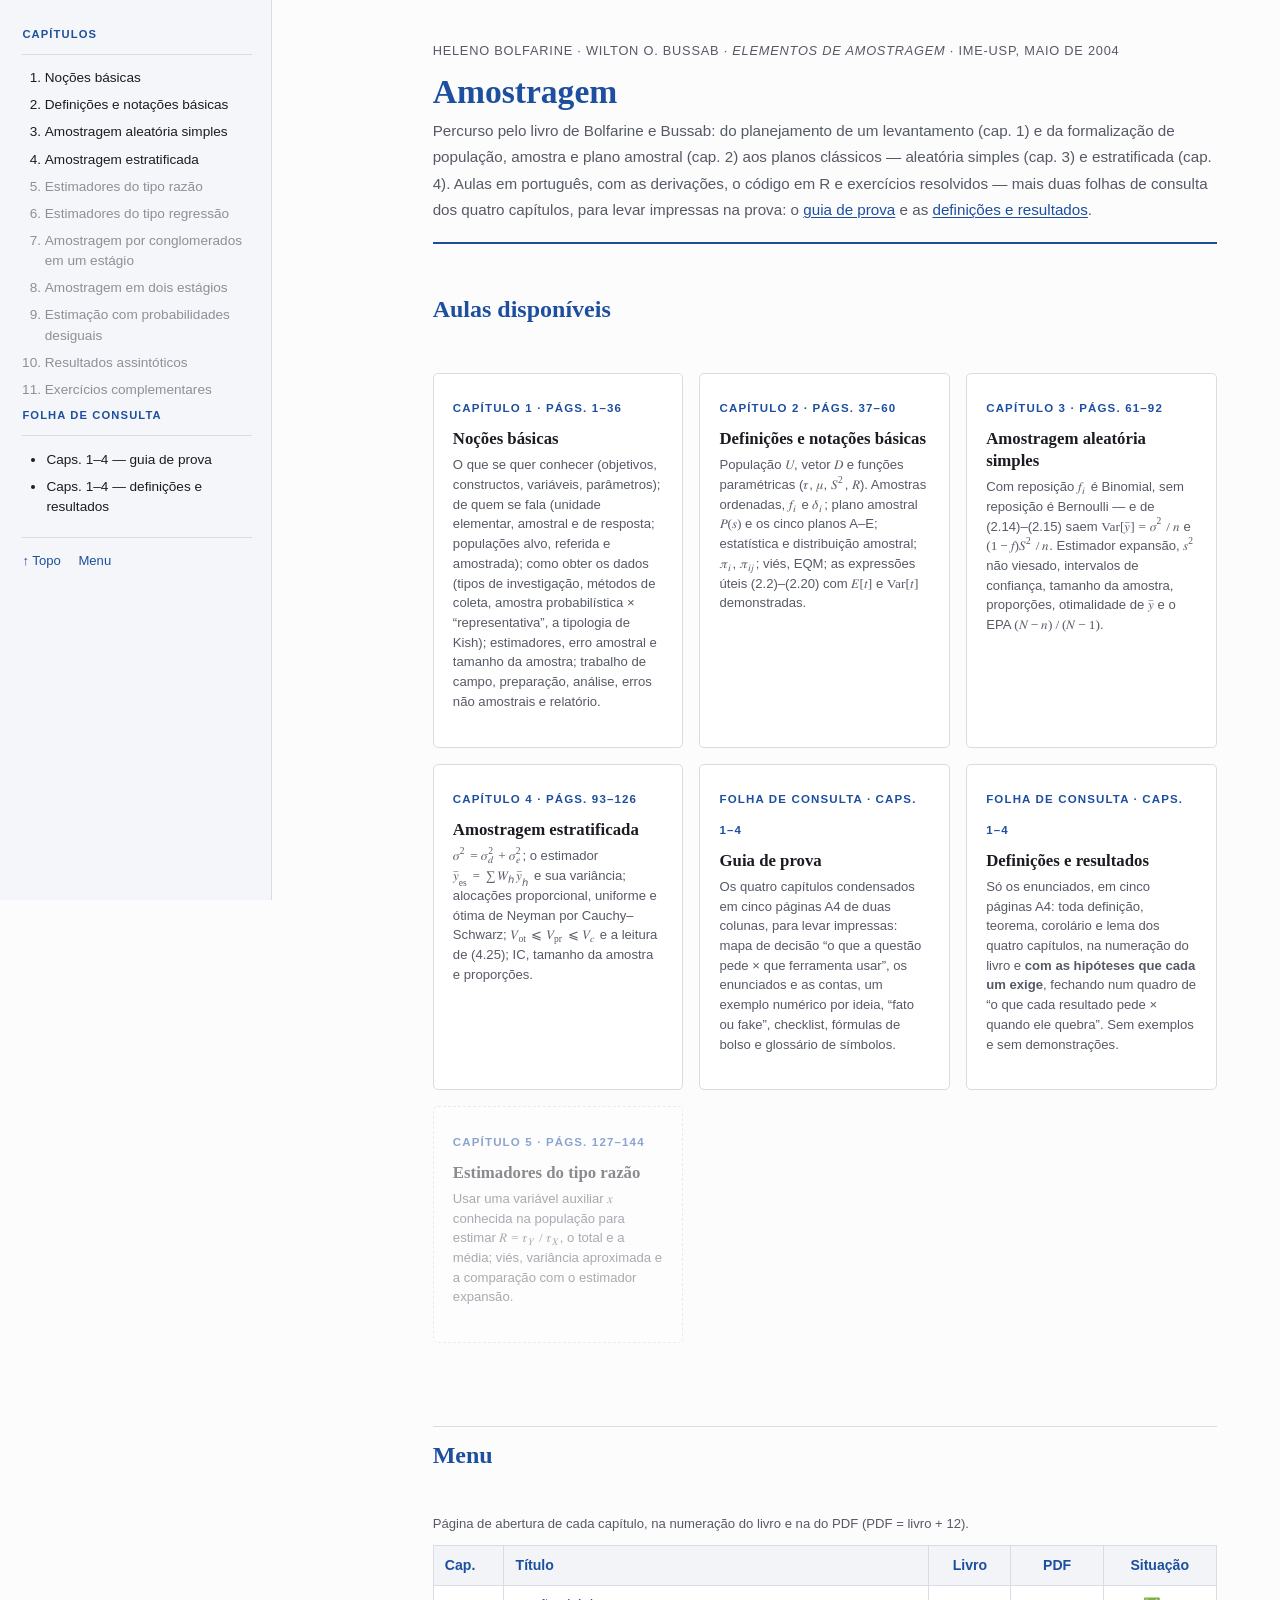
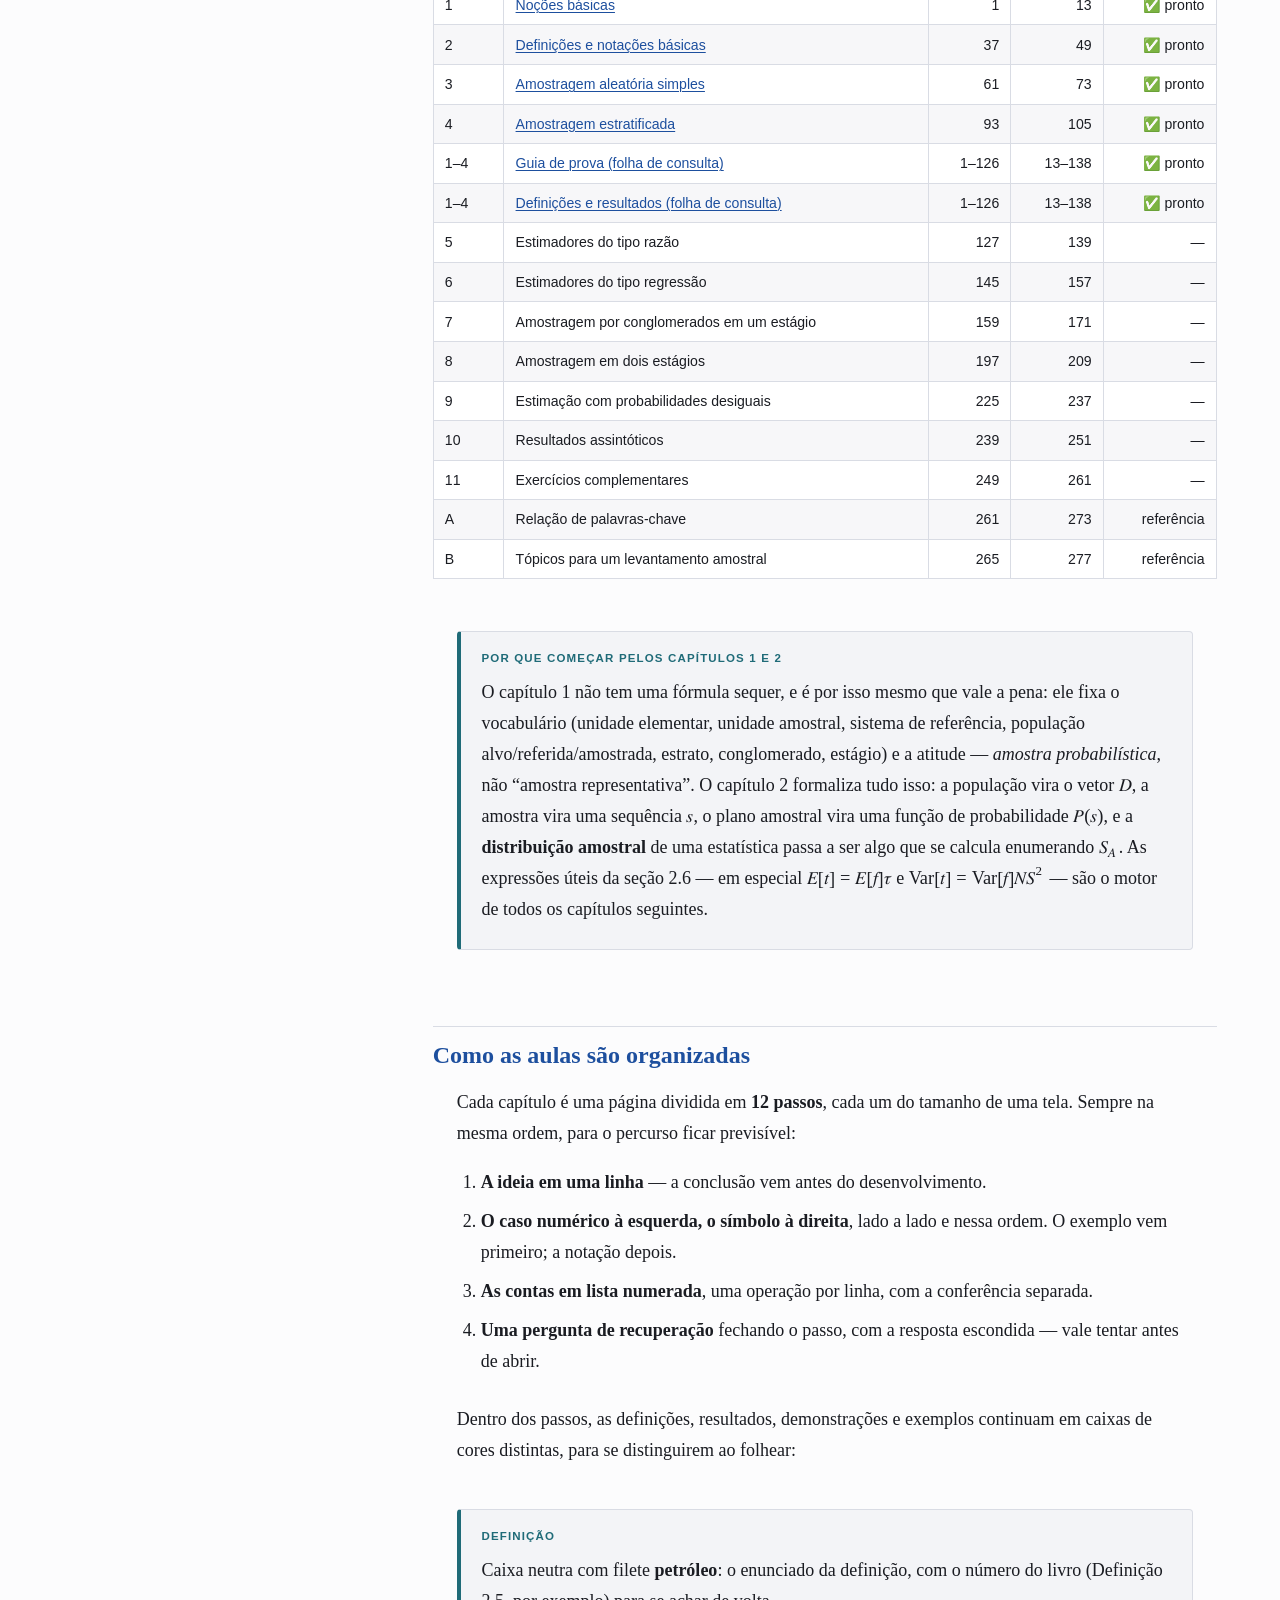
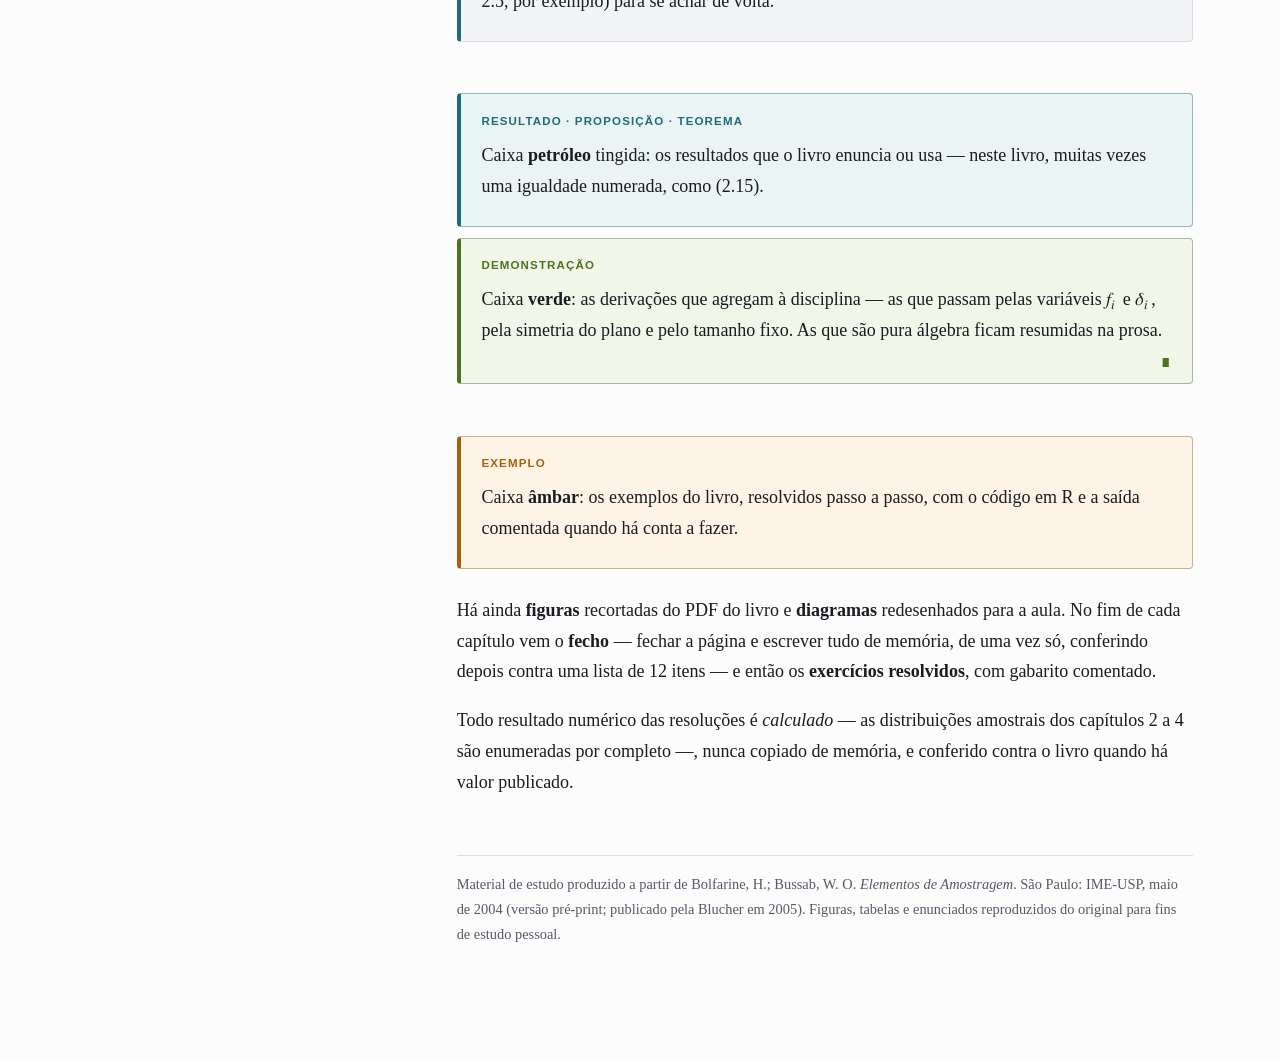
<file: index.html>
<!DOCTYPE html>
<html lang="pt-BR">
<head>
<meta charset="utf-8">
<meta name="viewport" content="width=device-width, initial-scale=1">
<!-- Caderno de estudo pessoal: reproduz figuras de obra protegida
     (Bolfarine & Bussab, IME-USP) para uso próprio. Fora dos buscadores. -->
<meta name="robots" content="noindex, nofollow">
<title>Amostragem — estudo</title>
<!-- O site mora em estudo/. Esta página existe só para que a raiz do
     repositório (e o GitHub Pages, que só serve a partir da raiz ou de
     /docs) caiam no lugar certo. -->
<meta http-equiv="refresh" content="0; url=estudo/index.html">
<link rel="canonical" href="estudo/index.html">
<style>
  body { font-family: Georgia, serif; margin: 4rem auto; max-width: 32rem; padding: 0 1.5rem; }
</style>
</head>
<body>
  <p>Redirecionando para o percurso de estudo…</p>
  <p>Se nada acontecer: <a href="estudo/index.html">estudo/index.html</a></p>
</body>
</html>
</file>
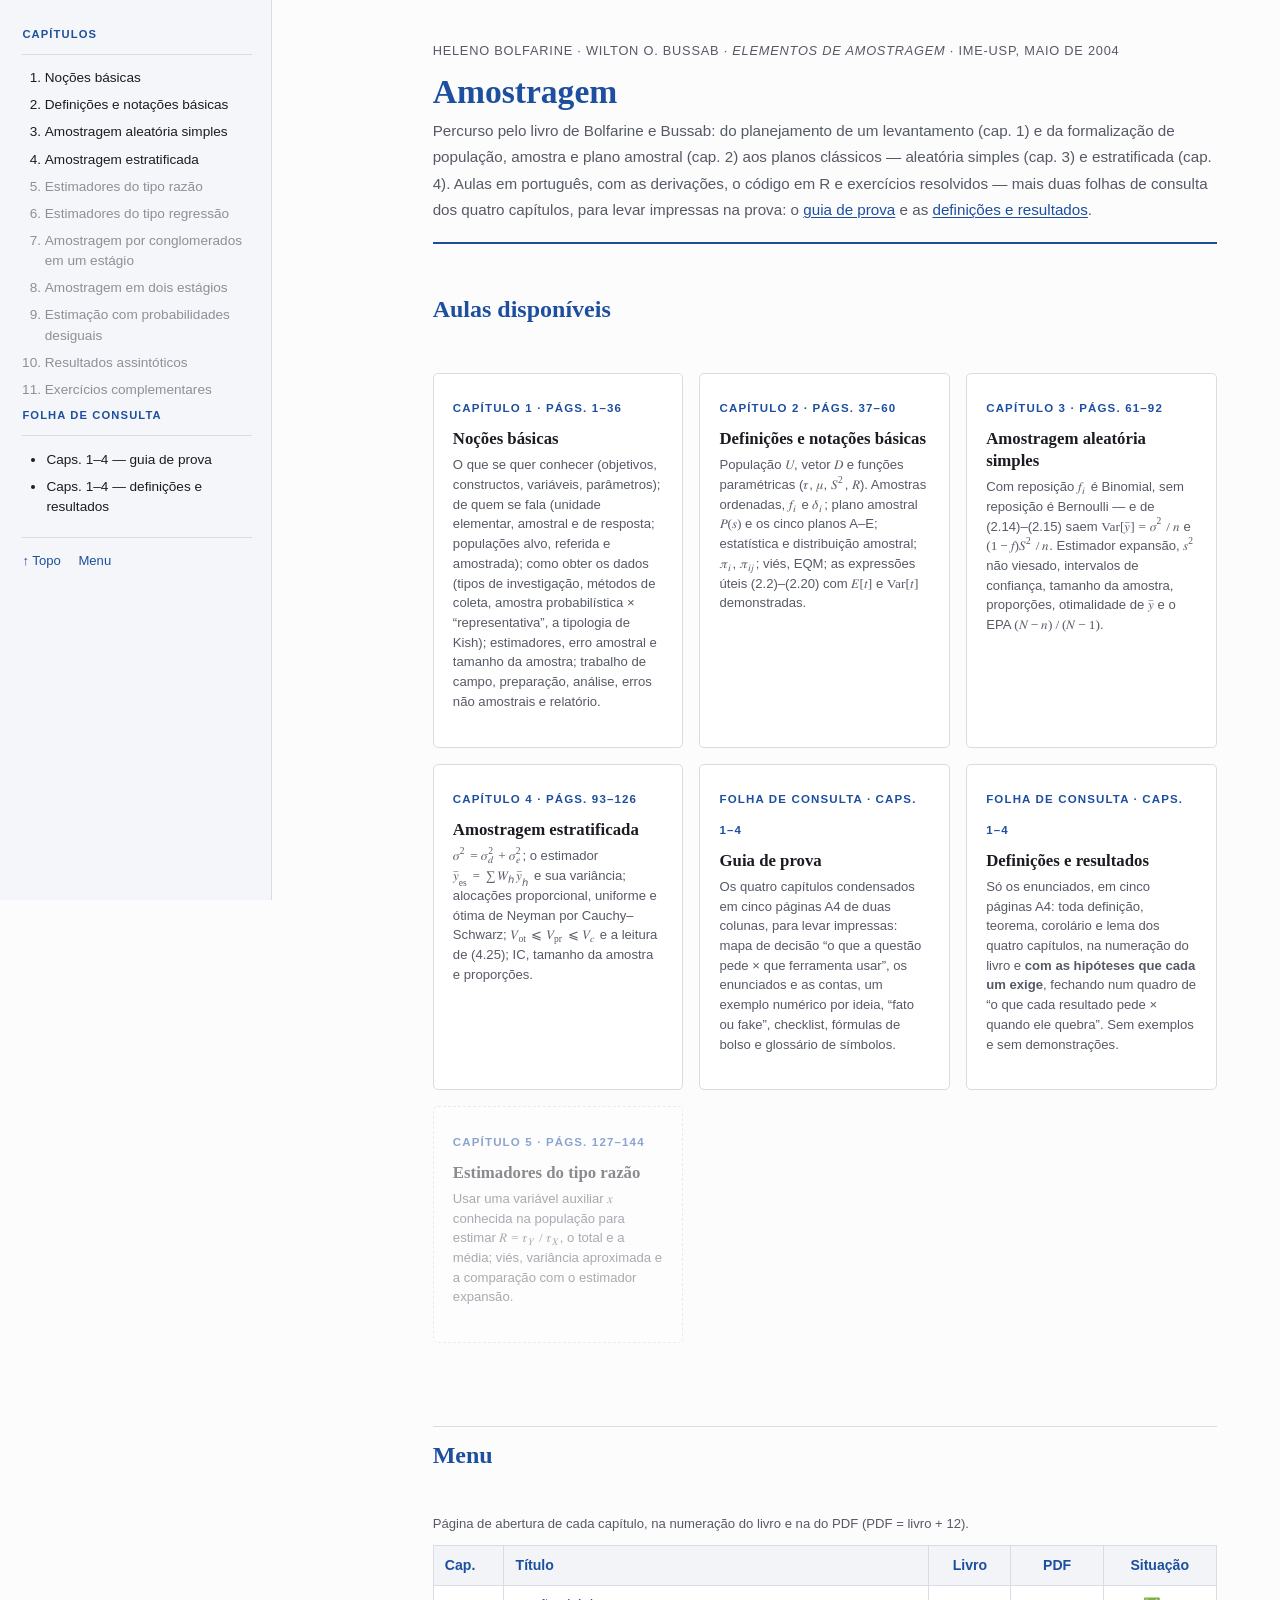
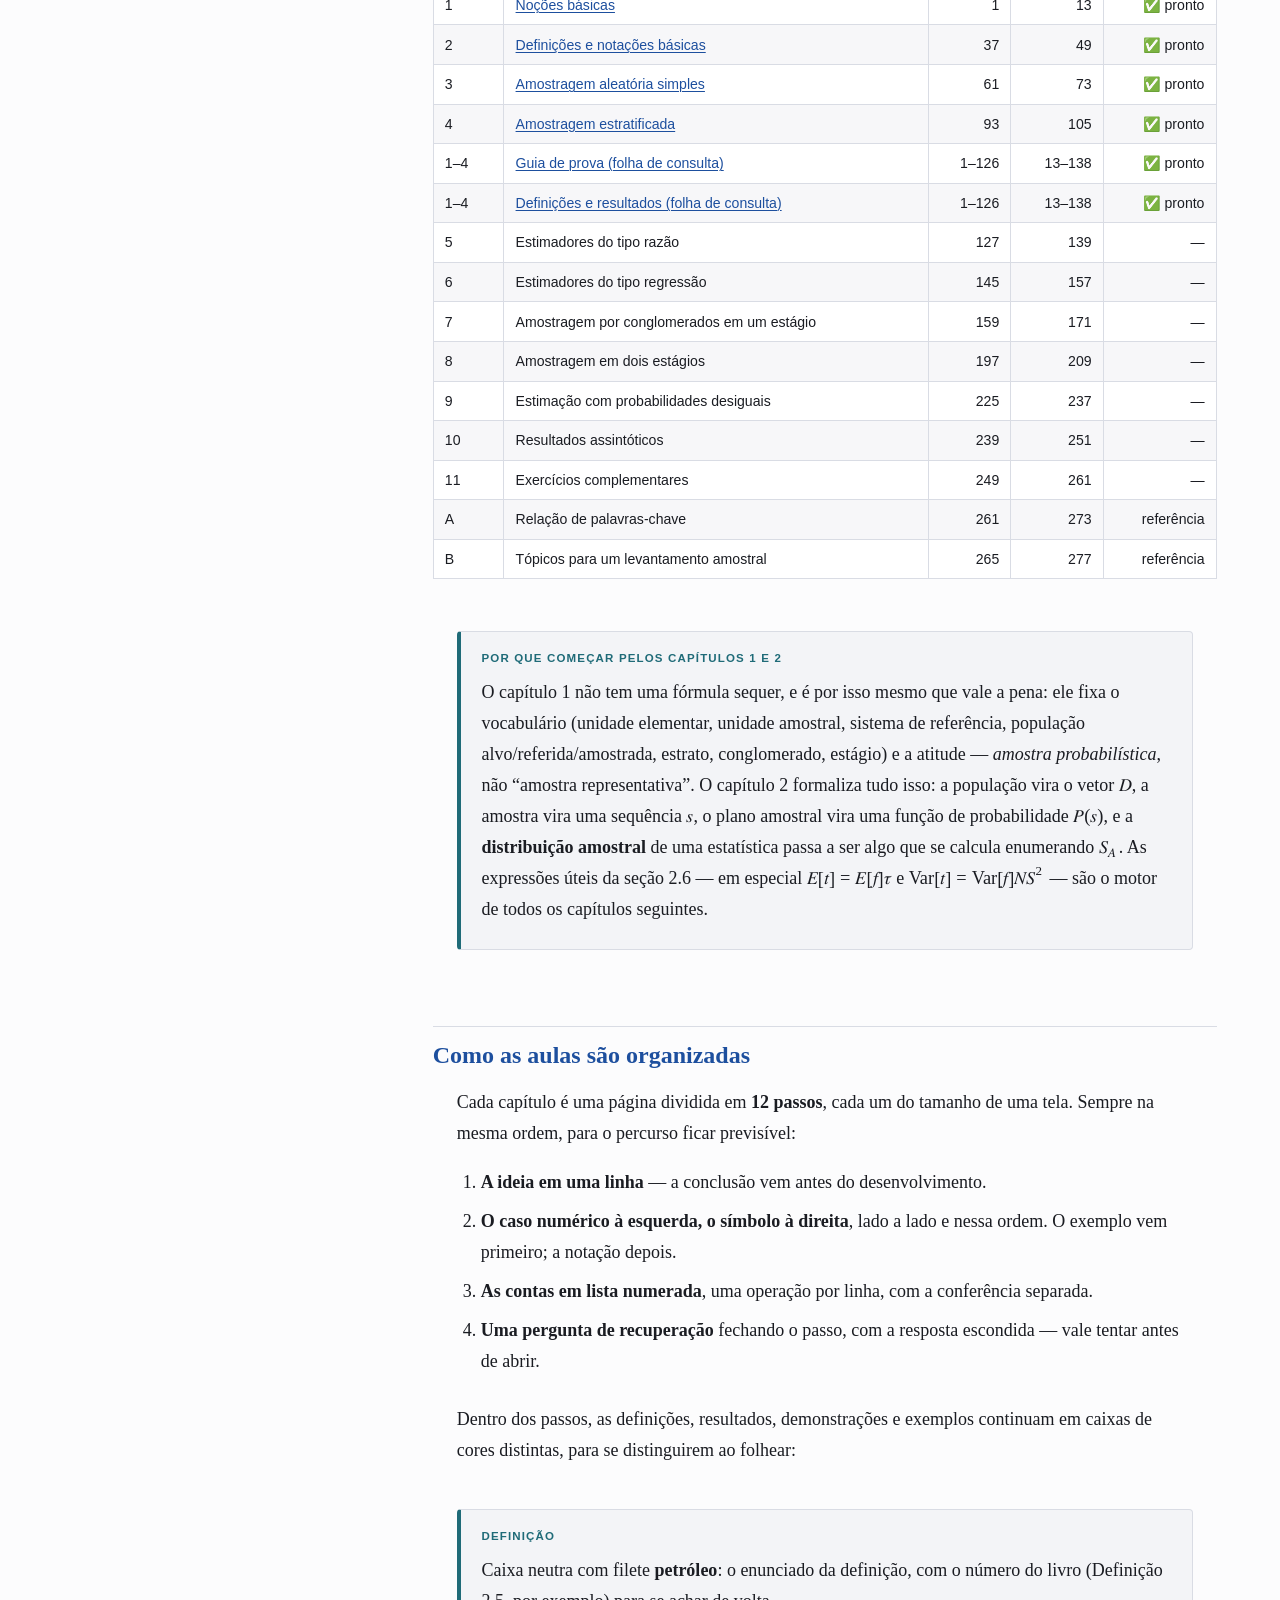
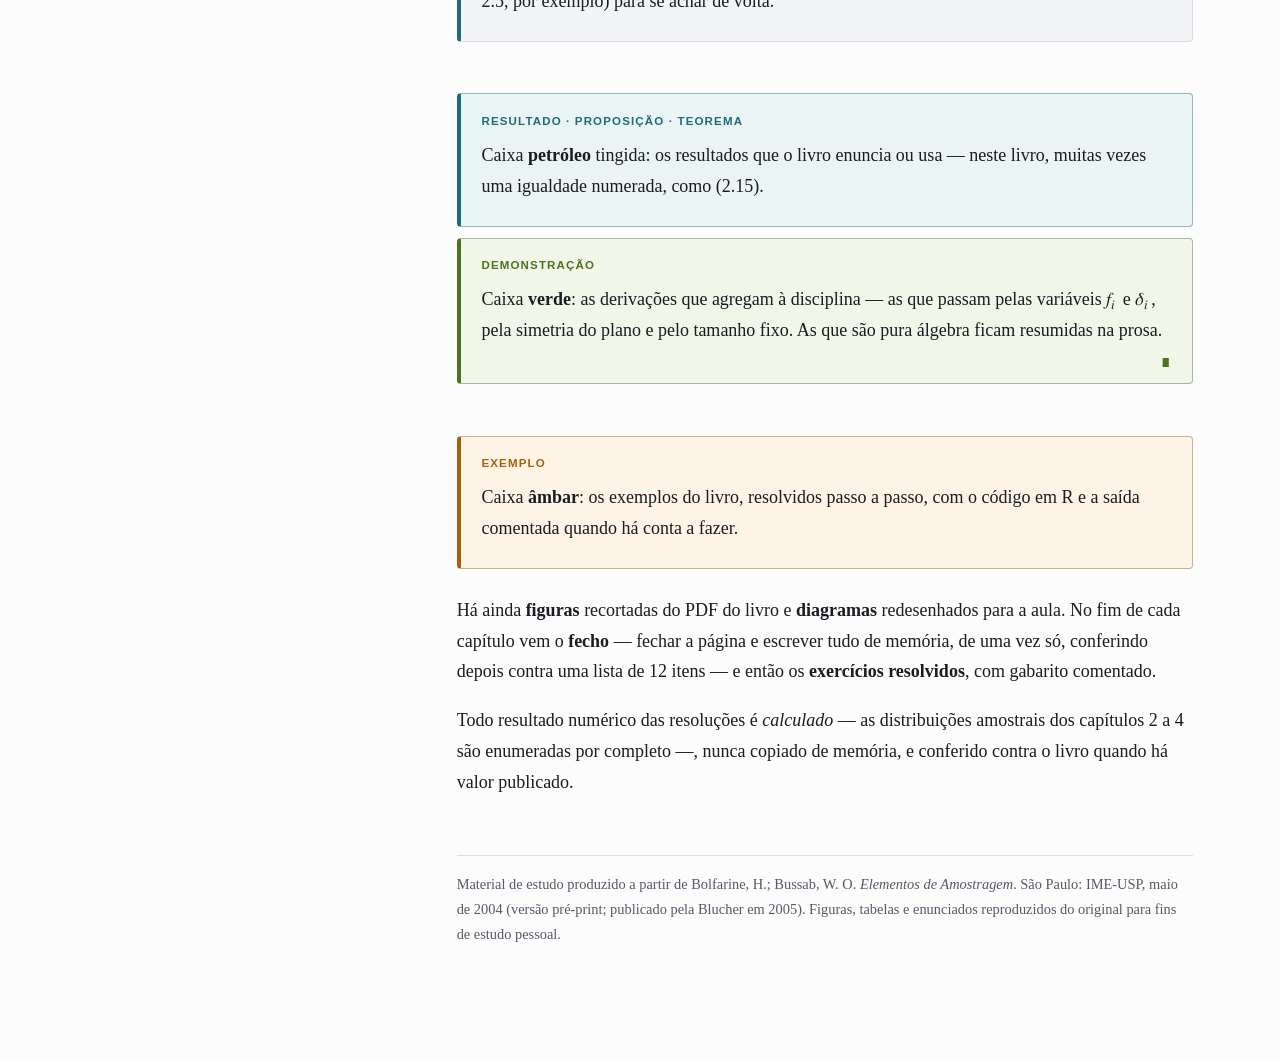
<file: estudo/index.html>
<!DOCTYPE html>
<html lang="pt-BR">
<head>
<meta charset="utf-8">
<meta name="viewport" content="width=device-width, initial-scale=1">
<!-- Caderno de estudo pessoal: reproduz figuras de obra protegida
     (Bolfarine & Bussab, IME-USP) para uso próprio. Fora dos buscadores. -->
<meta name="robots" content="noindex, nofollow">
<title>Amostragem — percurso de estudo</title>
<link rel="stylesheet" href="assets/tema.css?v=1">
<link rel="stylesheet" href="assets/estilo.css?v=1">
</head>
<body>

<details class="menu-lateral" open>
  <summary>Capítulos</summary>
  <nav class="painel">
    <p class="painel-titulo">Capítulos</p>
    <ol>
      <li><a href="cap01/01-00-nocoes-basicas.html">Noções básicas</a></li>
      <li><a href="cap02/02-00-definicoes-e-notacoes-basicas.html">Definições e notações básicas</a></li>
      <li><a href="cap03/03-00-amostragem-aleatoria-simples.html">Amostragem aleatória simples</a></li>
      <li><a href="cap04/04-00-amostragem-estratificada.html">Amostragem estratificada</a></li>
      <li class="adiante">Estimadores do tipo razão</li>
      <li class="adiante">Estimadores do tipo regressão</li>
      <li class="adiante">Amostragem por conglomerados em um estágio</li>
      <li class="adiante">Amostragem em dois estágios</li>
      <li class="adiante">Estimação com probabilidades desiguais</li>
      <li class="adiante">Resultados assintóticos</li>
      <li class="adiante">Exercícios complementares</li>
    </ol>
    <p class="painel-titulo">Folha de consulta</p>
    <ul>
      <li><a href="guia/01-04-guia-de-prova.html">Caps. 1–4 — guia de prova</a></li>
      <li><a href="guia/01-04-definicoes-e-resultados.html">Caps. 1–4 — definições e resultados</a></li>
    </ul>
    <p class="extras">
      <a href="#topo">↑ Topo</a>
      <a href="#menu">Menu</a>
    </p>
  </nav>
</details>

<div class="pagina" id="topo">

<header class="topo">
  <p class="migalha">Heleno Bolfarine · Wilton O. Bussab · <em>Elementos de Amostragem</em> · IME-USP, maio de 2004</p>
  <h1>Amostragem</h1>
  <p class="subtitulo">Percurso pelo livro de Bolfarine e Bussab: do planejamento de um levantamento (cap. 1) e da formalização de população, amostra e plano amostral (cap. 2) aos planos clássicos — aleatória simples (cap. 3) e estratificada (cap. 4). Aulas em português, com as derivações, o código em R e exercícios resolvidos — mais duas folhas de consulta dos quatro capítulos, para levar impressas na prova: o <a href="guia/01-04-guia-de-prova.html">guia de prova</a> e as <a href="guia/01-04-definicoes-e-resultados.html">definições e resultados</a>.</p>
</header>


<h2>Aulas disponíveis</h2>

<div class="cartoes">

  <a class="cartao" href="cap01/01-00-nocoes-basicas.html">
    <span class="cap">Capítulo 1 · págs. 1–36</span>
    <p class="tit">Noções básicas</p>
    <p class="desc">O que se quer conhecer (objetivos, constructos, variáveis, parâmetros); de quem se fala (unidade elementar, amostral e de resposta; populações alvo, referida e amostrada); como obter os dados (tipos de investigação, métodos de coleta, amostra probabilística × “representativa”, a tipologia de Kish); estimadores, erro amostral e tamanho da amostra; trabalho de campo, preparação, análise, erros não amostrais e relatório.</p>
  </a>

  <a class="cartao" href="cap02/02-00-definicoes-e-notacoes-basicas.html">
    <span class="cap">Capítulo 2 · págs. 37–60</span>
    <p class="tit">Definições e notações básicas</p>
    <p class="desc">População <math><mi>U</mi></math>, vetor <math><mi mathvariant="bold">D</mi></math> e funções paramétricas (<math><mi>τ</mi></math>, <math><mi>μ</mi></math>, <math><msup><mi>S</mi><mn>2</mn></msup></math>, <math><mi>R</mi></math>). Amostras ordenadas, <math><msub><mi>f</mi><mi>i</mi></msub></math> e <math><msub><mi>δ</mi><mi>i</mi></msub></math>; plano amostral <math><mi>P</mi><mo>(</mo><mi>s</mi><mo>)</mo></math> e os cinco planos A–E; estatística e distribuição amostral; <math><msub><mi>π</mi><mi>i</mi></msub></math>, <math><msub><mi>π</mi><mrow><mi>i</mi><mi>j</mi></mrow></msub></math>; viés, EQM; as expressões úteis (2.2)–(2.20) com <math><mi>E</mi><mo>[</mo><mi>t</mi><mo>]</mo></math> e <math><mi>Var</mi><mo>[</mo><mi>t</mi><mo>]</mo></math> demonstradas.</p>
  </a>

  <a class="cartao" href="cap03/03-00-amostragem-aleatoria-simples.html">
    <span class="cap">Capítulo 3 · págs. 61–92</span>
    <p class="tit">Amostragem aleatória simples</p>
    <p class="desc">Com reposição <math><msub><mi>f</mi><mi>i</mi></msub></math> é Binomial, sem reposição é Bernoulli — e de (2.14)–(2.15) saem <math><mi>Var</mi><mo>[</mo><mover><mi>y</mi><mo>¯</mo></mover><mo>]</mo><mo>=</mo><msup><mi>σ</mi><mn>2</mn></msup><mo>/</mo><mi>n</mi></math> e <math><mo>(</mo><mn>1</mn><mo>−</mo><mi>f</mi><mo>)</mo><msup><mi>S</mi><mn>2</mn></msup><mo>/</mo><mi>n</mi></math>. Estimador expansão, <math><msup><mi>s</mi><mn>2</mn></msup></math> não viesado, intervalos de confiança, tamanho da amostra, proporções, otimalidade de <math><mover><mi>y</mi><mo>¯</mo></mover></math> e o EPA <math><mo>(</mo><mi>N</mi><mo>−</mo><mi>n</mi><mo>)</mo><mo>/</mo><mo>(</mo><mi>N</mi><mo>−</mo><mn>1</mn><mo>)</mo></math>.</p>
  </a>

  <a class="cartao" href="cap04/04-00-amostragem-estratificada.html">
    <span class="cap">Capítulo 4 · págs. 93–126</span>
    <p class="tit">Amostragem estratificada</p>
    <p class="desc"><math><msup><mi>σ</mi><mn>2</mn></msup><mo>=</mo><msubsup><mi>σ</mi><mi>d</mi><mn>2</mn></msubsup><mo>+</mo><msubsup><mi>σ</mi><mi>e</mi><mn>2</mn></msubsup></math>; o estimador <math><msub><mover><mi>y</mi><mo>¯</mo></mover><mi>es</mi></msub><mo>=</mo><mo>∑</mo><msub><mi>W</mi><mi>h</mi></msub><msub><mover><mi>y</mi><mo>¯</mo></mover><mi>h</mi></msub></math> e sua variância; alocações proporcional, uniforme e ótima de Neyman por Cauchy–Schwarz; <math><msub><mi>V</mi><mi>ot</mi></msub><mo>⩽</mo><msub><mi>V</mi><mi>pr</mi></msub><mo>⩽</mo><msub><mi>V</mi><mi>c</mi></msub></math> e a leitura de (4.25); IC, tamanho da amostra e proporções.</p>
  </a>

  <a class="cartao" href="guia/01-04-guia-de-prova.html">
    <span class="cap">Folha de consulta · caps. 1–4</span>
    <p class="tit">Guia de prova</p>
    <p class="desc">Os quatro capítulos condensados em cinco páginas A4 de duas colunas, para levar impressas: mapa de decisão “o que a questão pede × que ferramenta usar”, os enunciados e as contas, um exemplo numérico por ideia, “fato ou fake”, checklist, fórmulas de bolso e glossário de símbolos.</p>
  </a>

  <a class="cartao" href="guia/01-04-definicoes-e-resultados.html">
    <span class="cap">Folha de consulta · caps. 1–4</span>
    <p class="tit">Definições e resultados</p>
    <p class="desc">Só os enunciados, em cinco páginas A4: toda definição, teorema, corolário e lema dos quatro capítulos, na numeração do livro e <strong>com as hipóteses que cada um exige</strong>, fechando num quadro de “o que cada resultado pede × quando ele quebra”. Sem exemplos e sem demonstrações.</p>
  </a>

  <span class="cartao pendente">
    <span class="cap">Capítulo 5 · págs. 127–144</span>
    <p class="tit">Estimadores do tipo razão</p>
    <p class="desc">Usar uma variável auxiliar <math><mi>x</mi></math> conhecida na população para estimar <math><mi>R</mi><mo>=</mo><msub><mi>τ</mi><mi>Y</mi></msub><mo>/</mo><msub><mi>τ</mi><mi>X</mi></msub></math>, o total e a média; viés, variância aproximada e a comparação com o estimador expansão.</p>
  </span>

</div>

<h2 id="menu">Menu</h2>

<div class="rolagem">
<table>
  <caption>Página de abertura de cada capítulo, na numeração do livro e na do PDF (PDF = livro + 12).</caption>
  <thead>
    <tr><th>Cap.</th><th class="txt">Título</th><th>Livro</th><th>PDF</th><th>Situação</th></tr>
  </thead>
  <tbody>
    <tr><td>1</td><td class="txt"><a href="cap01/01-00-nocoes-basicas.html">Noções básicas</a></td><td>1</td><td>13</td><td>✅ pronto</td></tr>
    <tr><td>2</td><td class="txt"><a href="cap02/02-00-definicoes-e-notacoes-basicas.html">Definições e notações básicas</a></td><td>37</td><td>49</td><td>✅ pronto</td></tr>
    <tr><td>3</td><td class="txt"><a href="cap03/03-00-amostragem-aleatoria-simples.html">Amostragem aleatória simples</a></td><td>61</td><td>73</td><td>✅ pronto</td></tr>
    <tr><td>4</td><td class="txt"><a href="cap04/04-00-amostragem-estratificada.html">Amostragem estratificada</a></td><td>93</td><td>105</td><td>✅ pronto</td></tr>
    <tr><td>1–4</td><td class="txt"><a href="guia/01-04-guia-de-prova.html">Guia de prova (folha de consulta)</a></td><td>1–126</td><td>13–138</td><td>✅ pronto</td></tr>
    <tr><td>1–4</td><td class="txt"><a href="guia/01-04-definicoes-e-resultados.html">Definições e resultados (folha de consulta)</a></td><td>1–126</td><td>13–138</td><td>✅ pronto</td></tr>
    <tr><td>5</td><td class="txt">Estimadores do tipo razão</td><td>127</td><td>139</td><td>—</td></tr>
    <tr><td>6</td><td class="txt">Estimadores do tipo regressão</td><td>145</td><td>157</td><td>—</td></tr>
    <tr><td>7</td><td class="txt">Amostragem por conglomerados em um estágio</td><td>159</td><td>171</td><td>—</td></tr>
    <tr><td>8</td><td class="txt">Amostragem em dois estágios</td><td>197</td><td>209</td><td>—</td></tr>
    <tr><td>9</td><td class="txt">Estimação com probabilidades desiguais</td><td>225</td><td>237</td><td>—</td></tr>
    <tr><td>10</td><td class="txt">Resultados assintóticos</td><td>239</td><td>251</td><td>—</td></tr>
    <tr><td>11</td><td class="txt">Exercícios complementares</td><td>249</td><td>261</td><td>—</td></tr>
    <tr><td>A</td><td class="txt">Relação de palavras-chave</td><td>261</td><td>273</td><td>referência</td></tr>
    <tr><td>B</td><td class="txt">Tópicos para um levantamento amostral</td><td>265</td><td>277</td><td>referência</td></tr>
  </tbody>
</table>
</div>

<div class="caixa definicao">
  <span class="rotulo">Por que começar pelos capítulos 1 e 2</span>
  <p>O capítulo 1 não tem uma fórmula sequer, e é por isso mesmo que vale a pena: ele fixa o vocabulário (unidade elementar, unidade amostral, sistema de referência, população alvo/referida/amostrada, estrato, conglomerado, estágio) e a atitude — <em>amostra probabilística</em>, não “amostra representativa”. O capítulo 2 formaliza tudo isso: a população vira o vetor <math><mi mathvariant="bold">D</mi></math>, a amostra vira uma sequência <math><mi>s</mi></math>, o plano amostral vira uma função de probabilidade <math><mi>P</mi><mo>(</mo><mi>s</mi><mo>)</mo></math>, e a <strong>distribuição amostral</strong> de uma estatística passa a ser algo que se calcula enumerando <math><msub><mi>S</mi><mi>A</mi></msub></math>. As expressões úteis da seção 2.6 — em especial <math><mi>E</mi><mo>[</mo><mi>t</mi><mo>]</mo><mo>=</mo><mi>E</mi><mo>[</mo><mi>f</mi><mo>]</mo><mi>τ</mi></math> e <math><mi>Var</mi><mo>[</mo><mi>t</mi><mo>]</mo><mo>=</mo><mi>Var</mi><mo>[</mo><mi>f</mi><mo>]</mo><mi>N</mi><msup><mi>S</mi><mn>2</mn></msup></math> — são o motor de todos os capítulos seguintes.</p>
</div>

<h2>Como as aulas são organizadas</h2>

<p>Cada capítulo é uma página dividida em <strong>12 passos</strong>, cada um do tamanho de uma tela. Sempre na mesma ordem, para o percurso ficar previsível:</p>

<ol>
  <li><strong>A ideia em uma linha</strong> — a conclusão vem antes do desenvolvimento.</li>
  <li><strong>O caso numérico à esquerda, o símbolo à direita</strong>, lado a lado e nessa ordem. O exemplo vem primeiro; a notação depois.</li>
  <li><strong>As contas em lista numerada</strong>, uma operação por linha, com a conferência separada.</li>
  <li><strong>Uma pergunta de recuperação</strong> fechando o passo, com a resposta escondida — vale tentar antes de abrir.</li>
</ol>

<p>Dentro dos passos, as definições, resultados, demonstrações e exemplos continuam em caixas de cores distintas, para se distinguirem ao folhear:</p>

<div class="caixa definicao">
  <span class="rotulo">Definição</span>
  <p>Caixa neutra com filete <strong>petróleo</strong>: o enunciado da definição, com o número do livro (Definição 2.5, por exemplo) para se achar de volta.</p>
</div>

<div class="caixa teorema">
  <span class="rotulo">Resultado · Proposição · Teorema</span>
  <p>Caixa <strong>petróleo</strong> tingida: os resultados que o livro enuncia ou usa — neste livro, muitas vezes uma igualdade numerada, como (2.15).</p>
</div>

<div class="caixa demonstracao">
  <span class="rotulo">Demonstração</span>
  <p>Caixa <strong>verde</strong>: as derivações que agregam à disciplina — as que passam pelas variáveis <math><msub><mi>f</mi><mi>i</mi></msub></math> e <math><msub><mi>δ</mi><mi>i</mi></msub></math>, pela simetria do plano e pelo tamanho fixo. As que são pura álgebra ficam resumidas na prosa.<span class="qed">∎</span></p>
</div>

<div class="caixa exemplo">
  <span class="rotulo">Exemplo</span>
  <p>Caixa <strong>âmbar</strong>: os exemplos do livro, resolvidos passo a passo, com o código em R e a saída comentada quando há conta a fazer.</p>
</div>

<p>Há ainda <strong>figuras</strong> recortadas do PDF do livro e <strong>diagramas</strong> redesenhados para a aula. No fim de cada capítulo vem o <strong>fecho</strong> — fechar a página e escrever tudo de memória, de uma vez só, conferindo depois contra uma lista de 12 itens — e então os <strong>exercícios resolvidos</strong>, com gabarito comentado.</p>

<p>Todo resultado numérico das resoluções é <em>calculado</em> — as distribuições amostrais dos capítulos 2 a 4 são enumeradas por completo —, nunca copiado de memória, e conferido contra o livro quando há valor publicado.</p>


<div class="nota">
  <p>Material de estudo produzido a partir de Bolfarine, H.; Bussab, W. O. <em>Elementos de Amostragem</em>. São Paulo: IME-USP, maio de 2004 (versão pré-print; publicado pela Blucher em 2005). Figuras, tabelas e enunciados reproduzidos do original para fins de estudo pessoal.</p>
</div>

</div>
<script>
/* Em tela larga a barra lateral fica sempre aberta (o CSS esconde o
   alternador). Abaixo de 62rem ela vira aba: aí começa fechada e fecha
   sozinha ao escolher um link. Nada aqui depende de rede ou biblioteca —
   sem JavaScript a barra apenas fica sempre aberta, que é o estado bom. */
(function () {
  var menu = document.querySelector(".menu-lateral");
  if (!menu) return;

  menu.querySelectorAll("details.sub > summary > a").forEach(function (a) {
    a.addEventListener("click", function () {
      var d = a.closest("details.sub");
      if (d) d.open = true;
    });
  });

  if (!window.matchMedia) return;
  var estreito = window.matchMedia("(max-width: 62rem)");
  function ajustar() { menu.open = !estreito.matches; }
  ajustar();
  estreito.addEventListener("change", ajustar);
  menu.querySelectorAll(".painel a").forEach(function (a) {
    a.addEventListener("click", function () {
      if (estreito.matches) menu.open = false;
    });
  });
})();
</script>
</body>
</html>
</file>
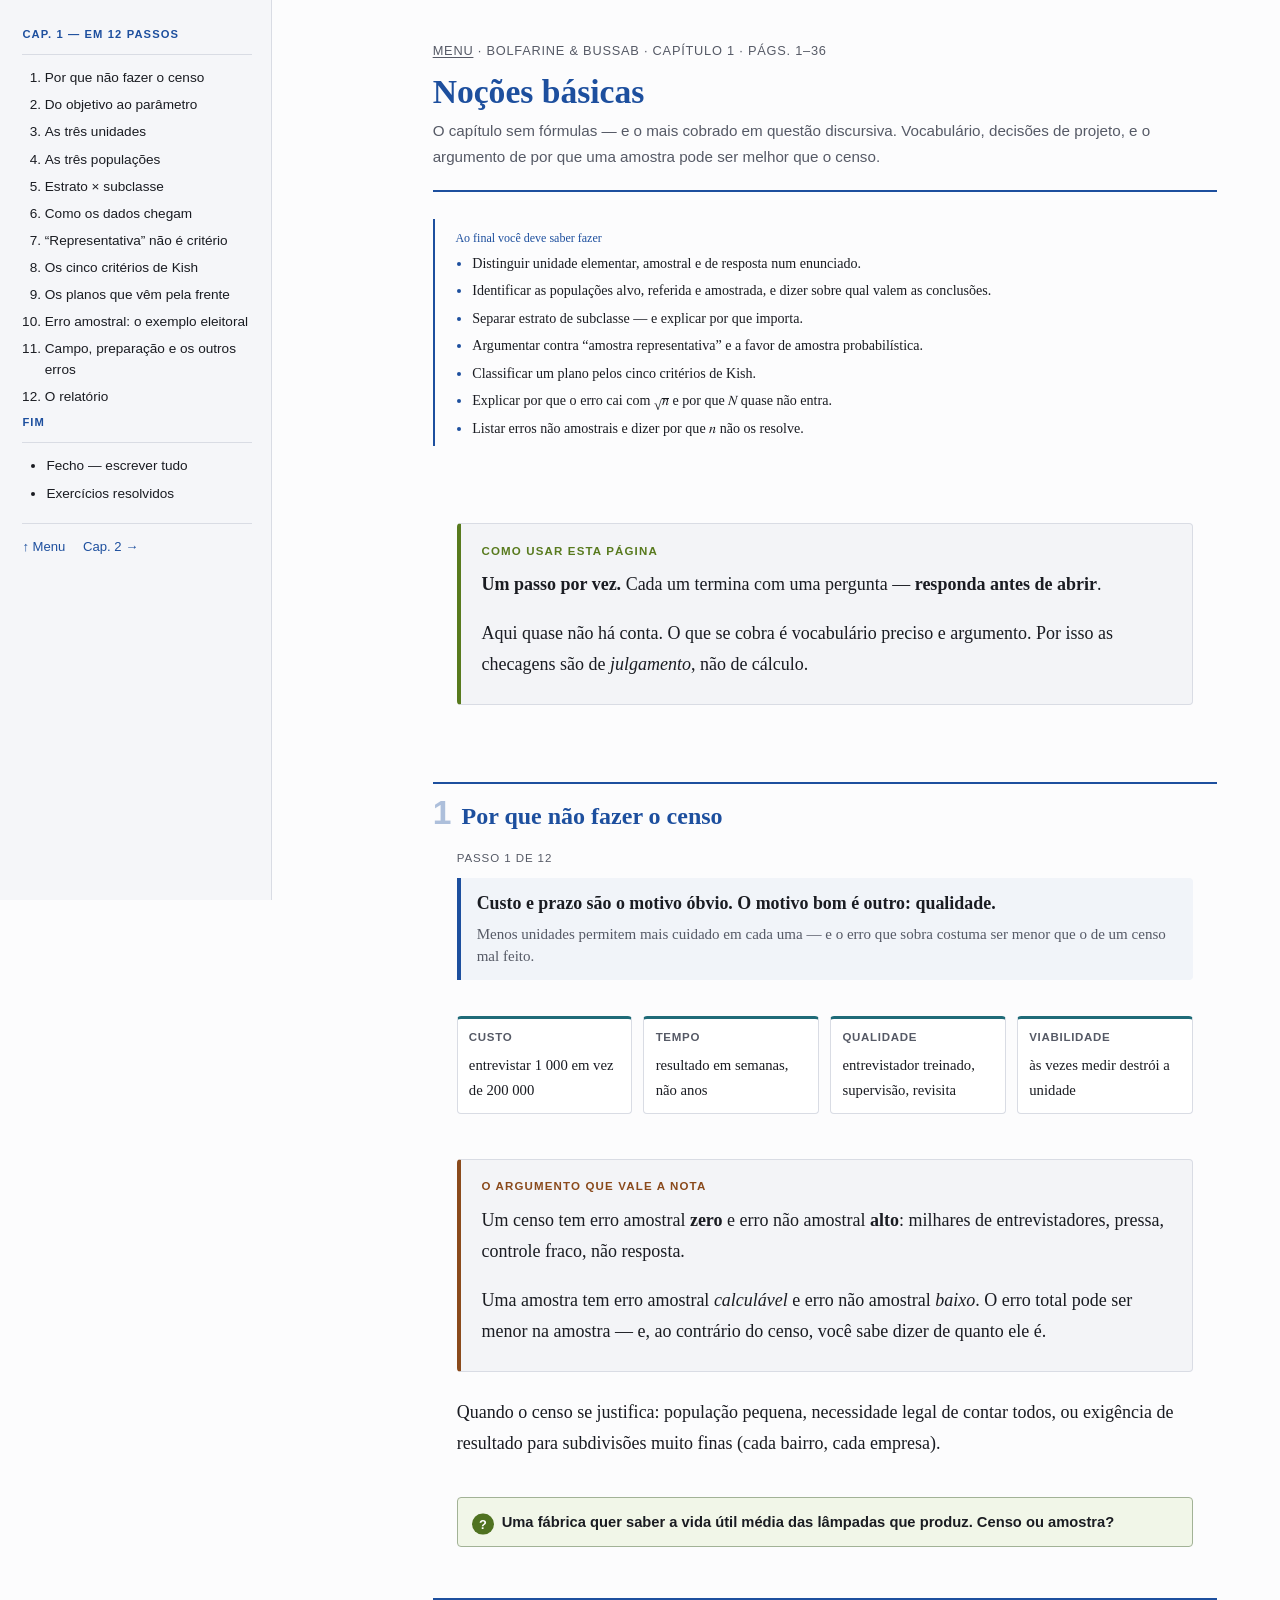
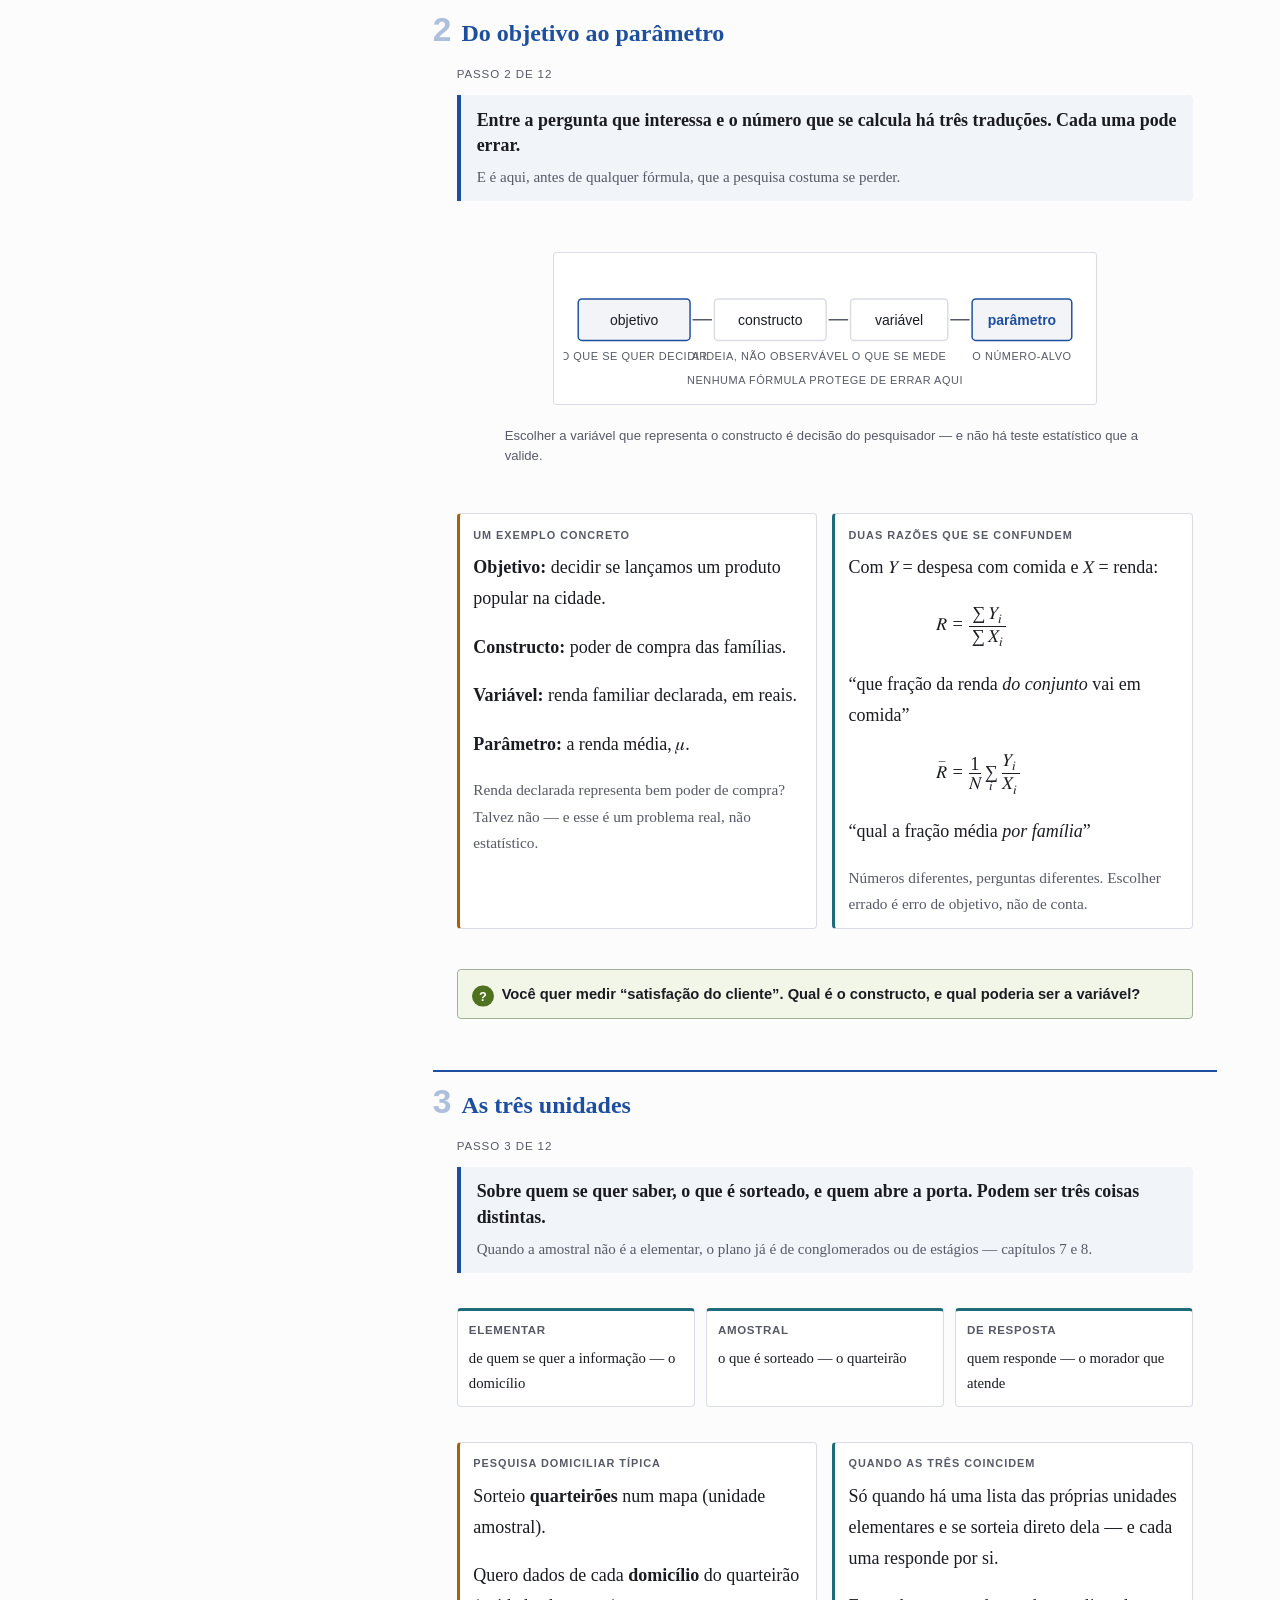
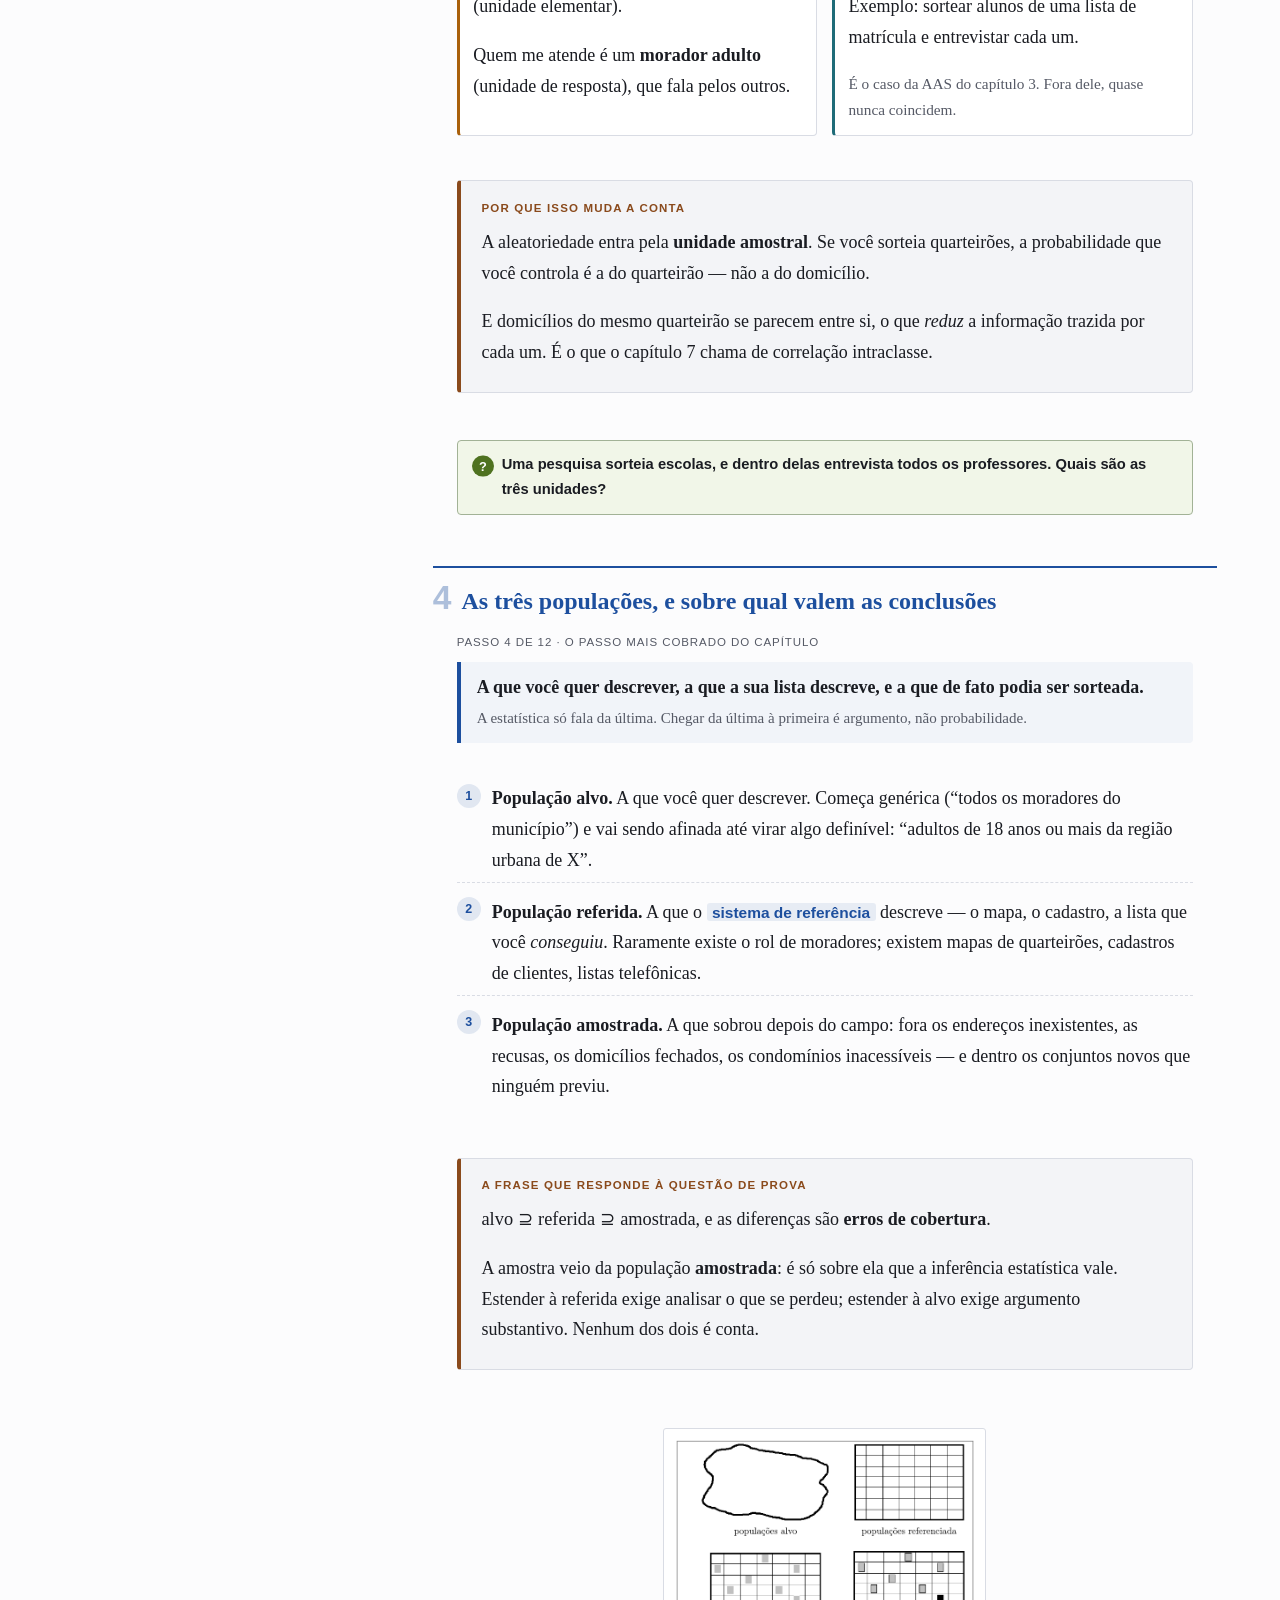
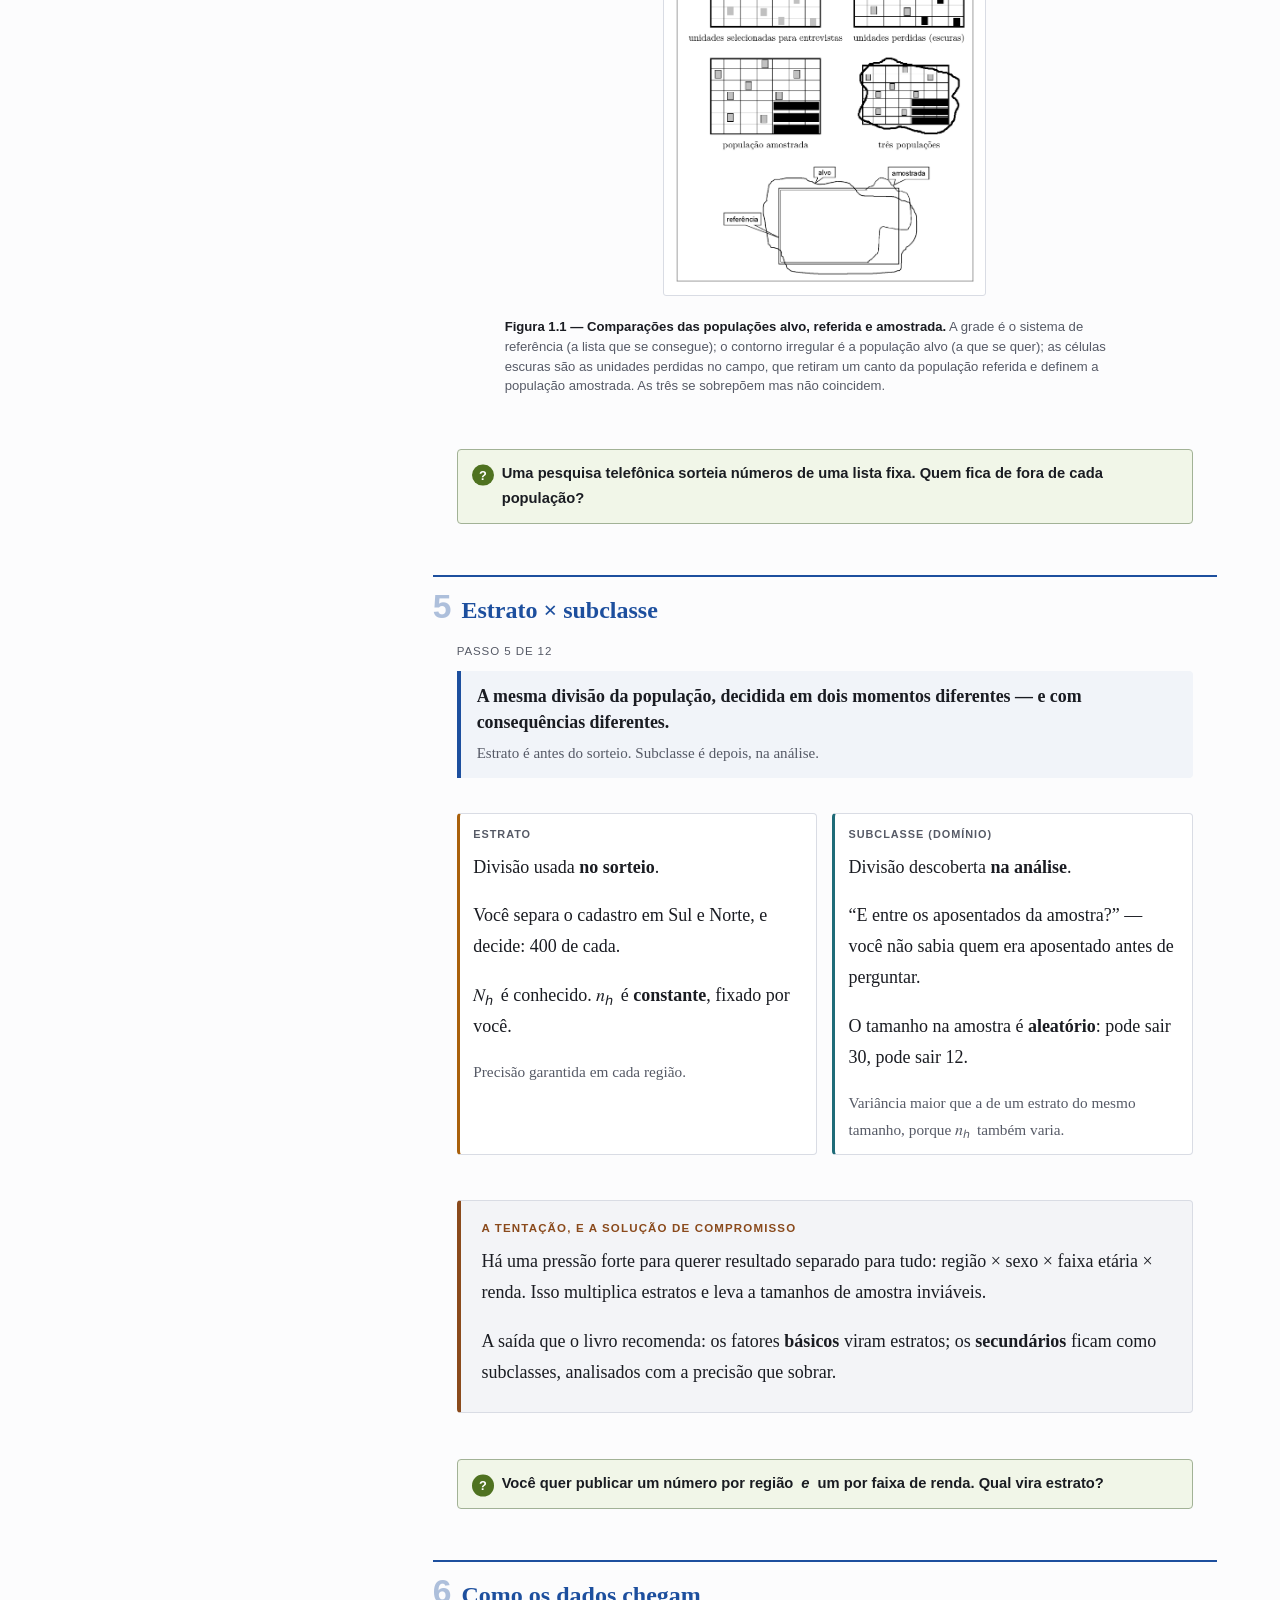
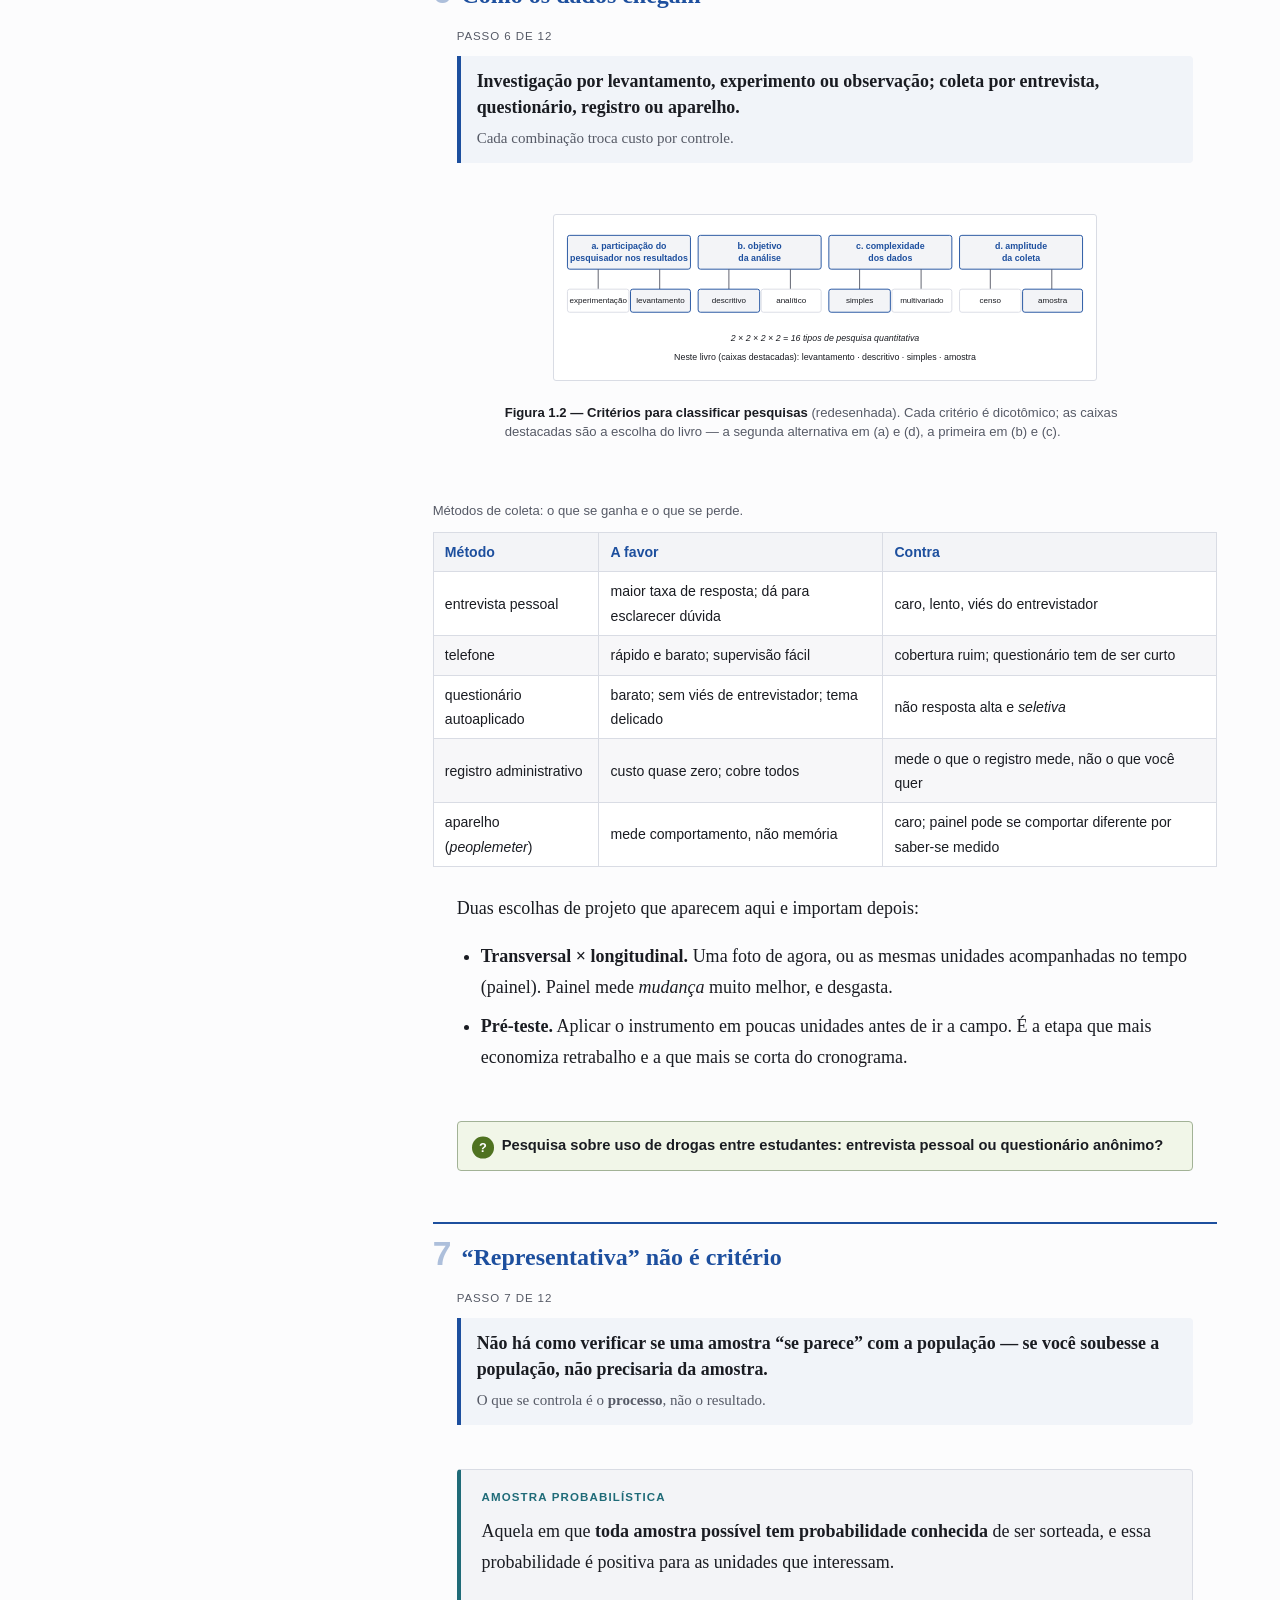
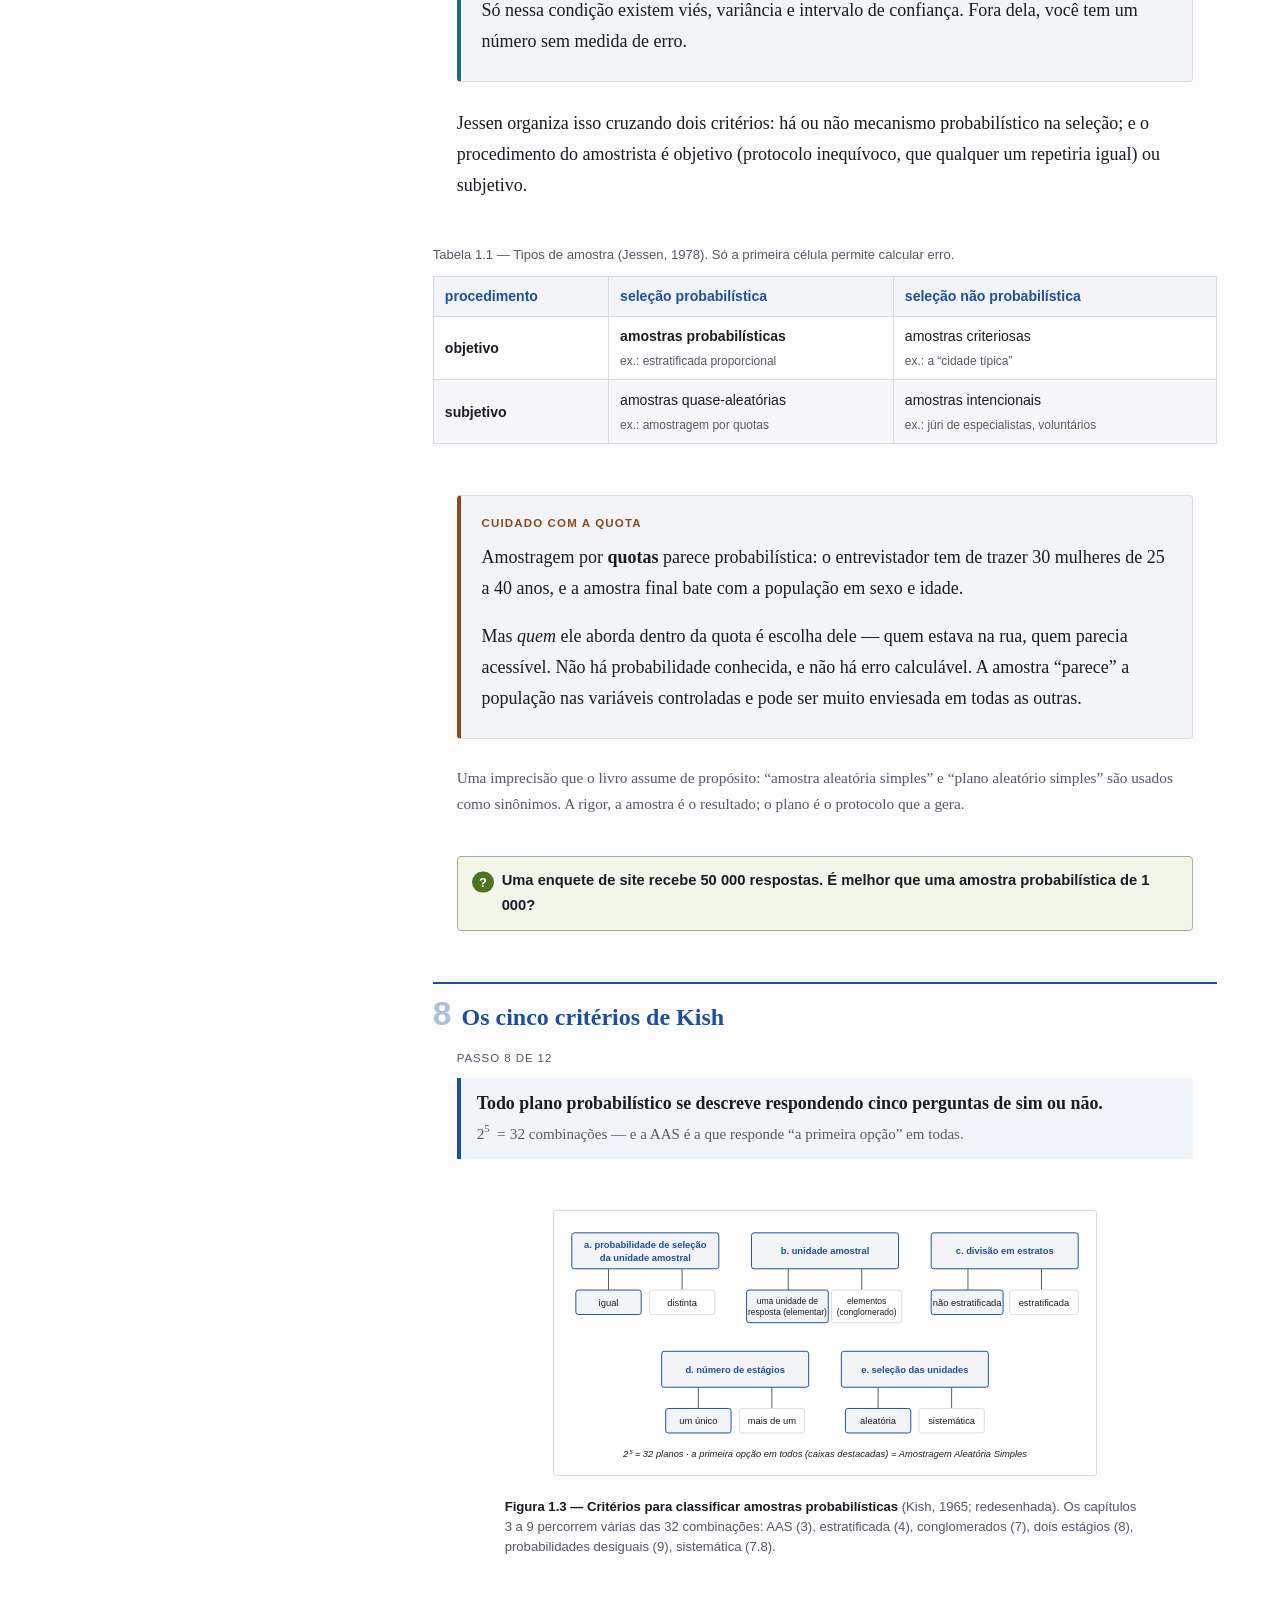
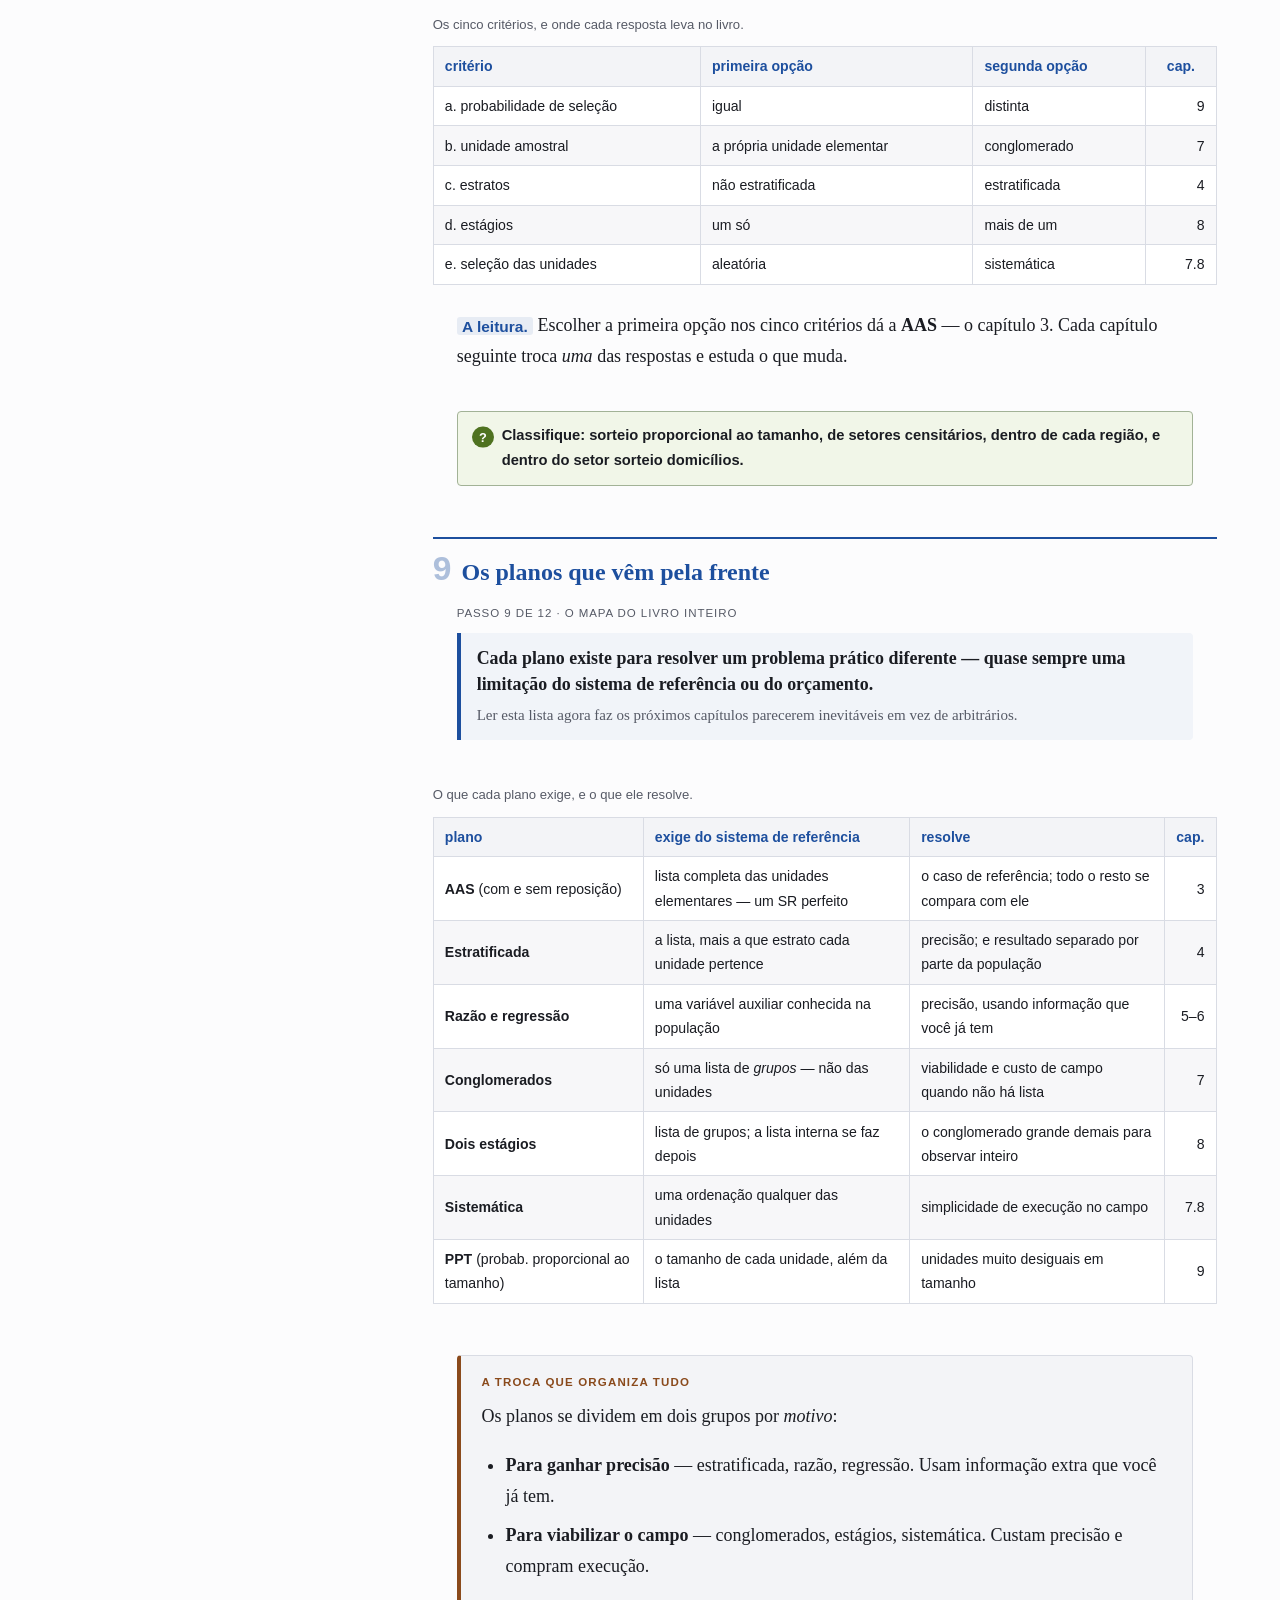
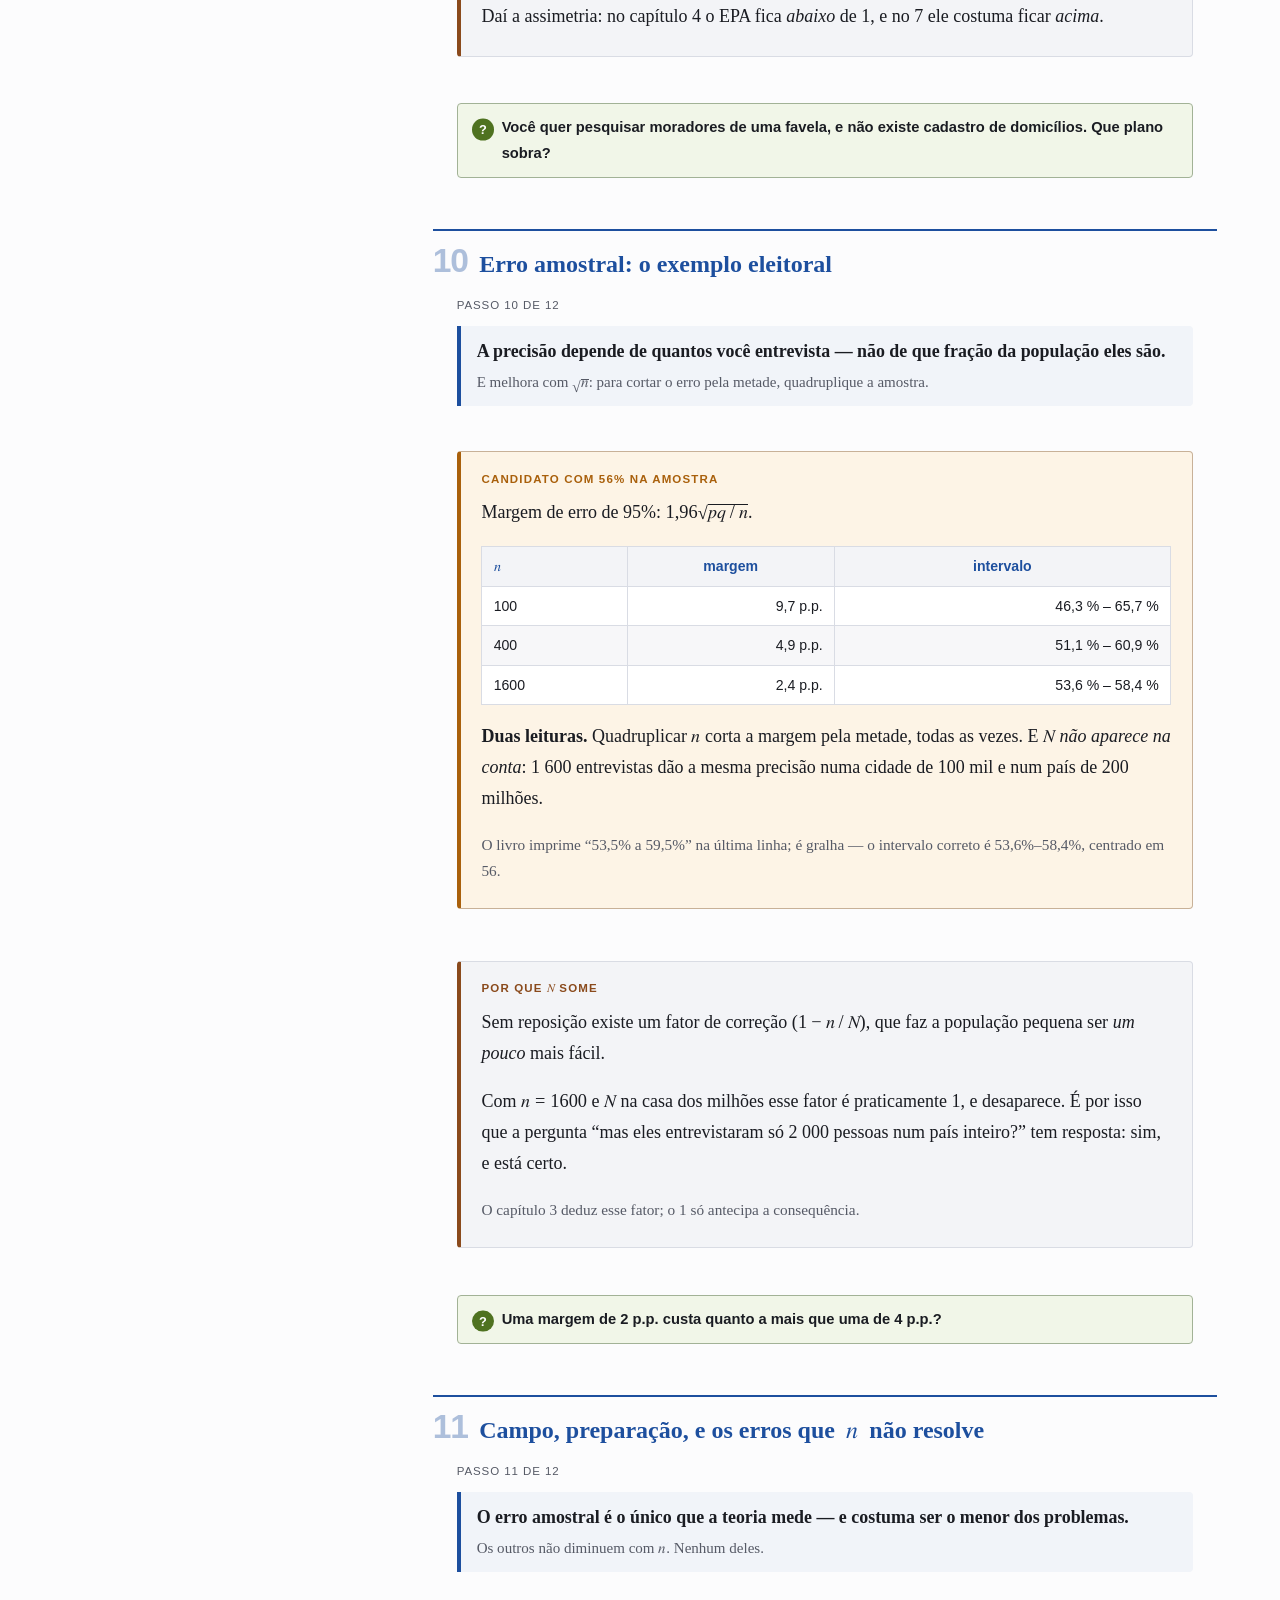
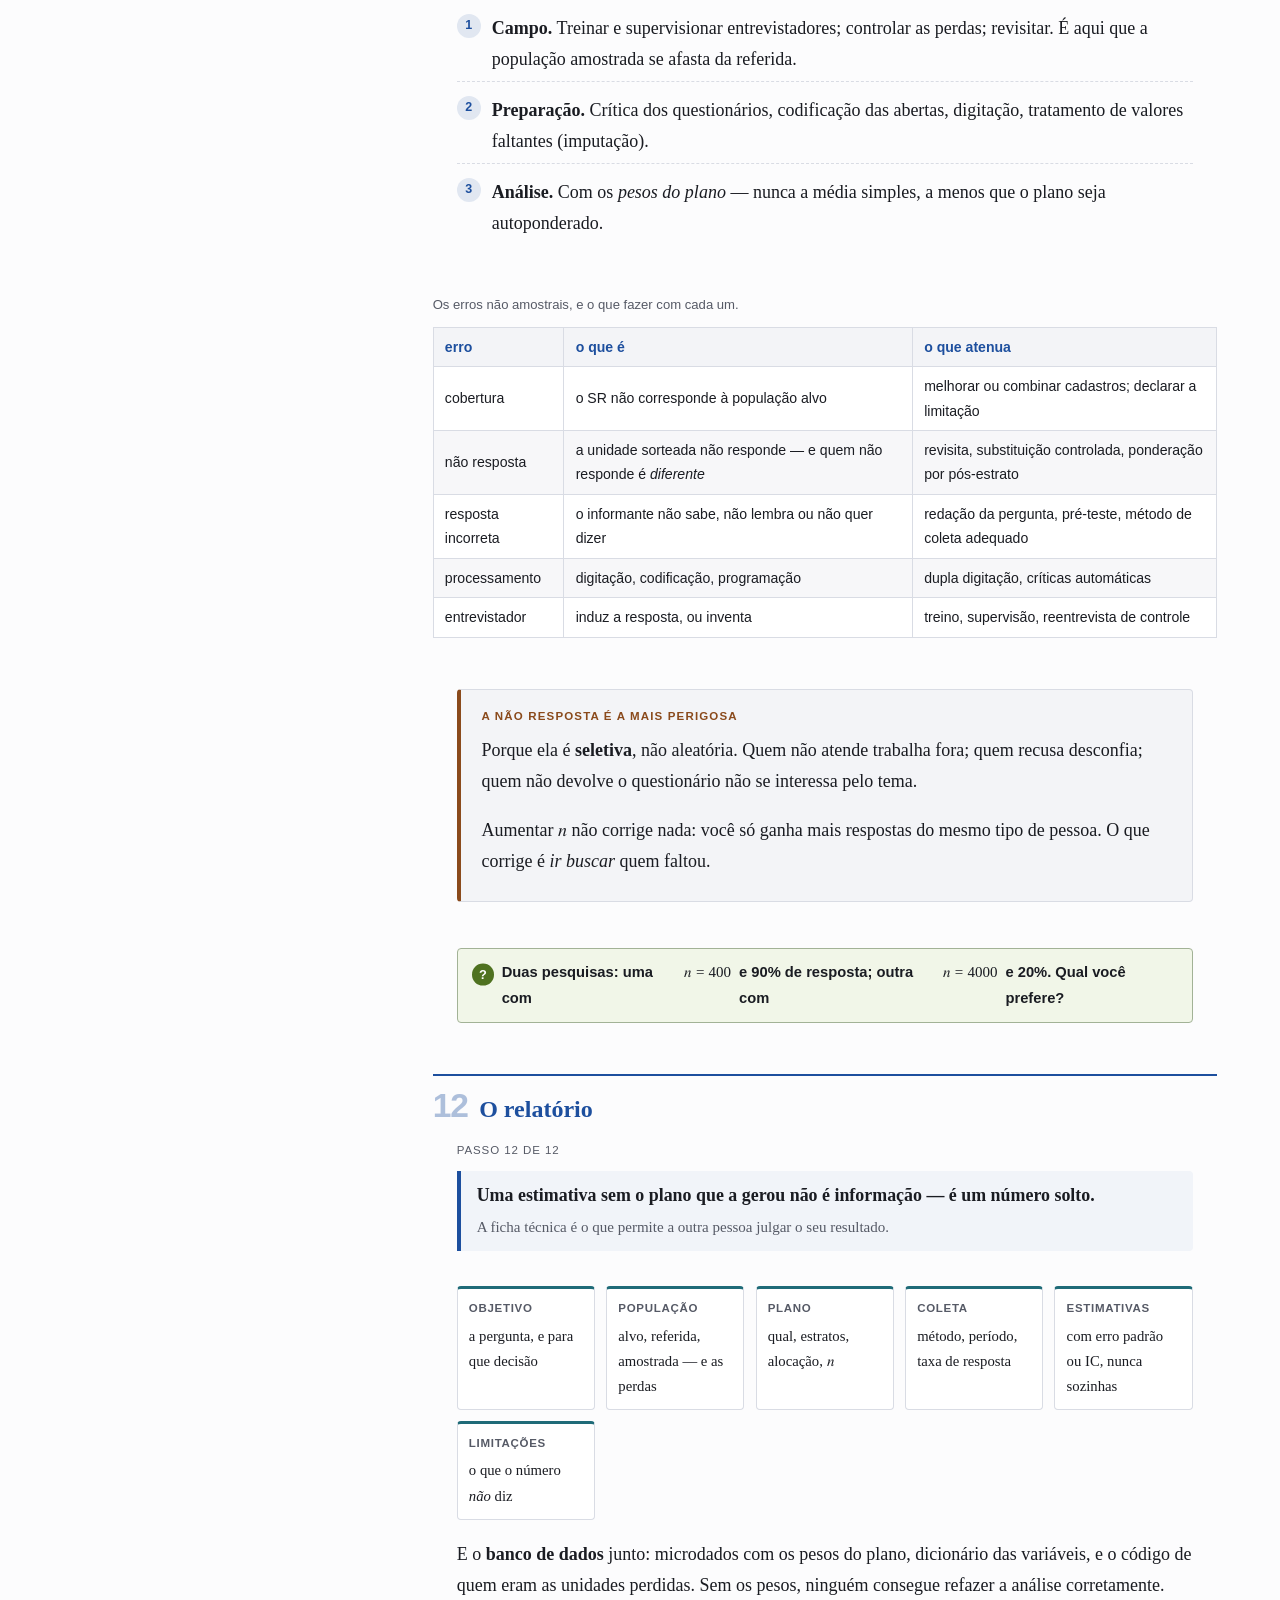
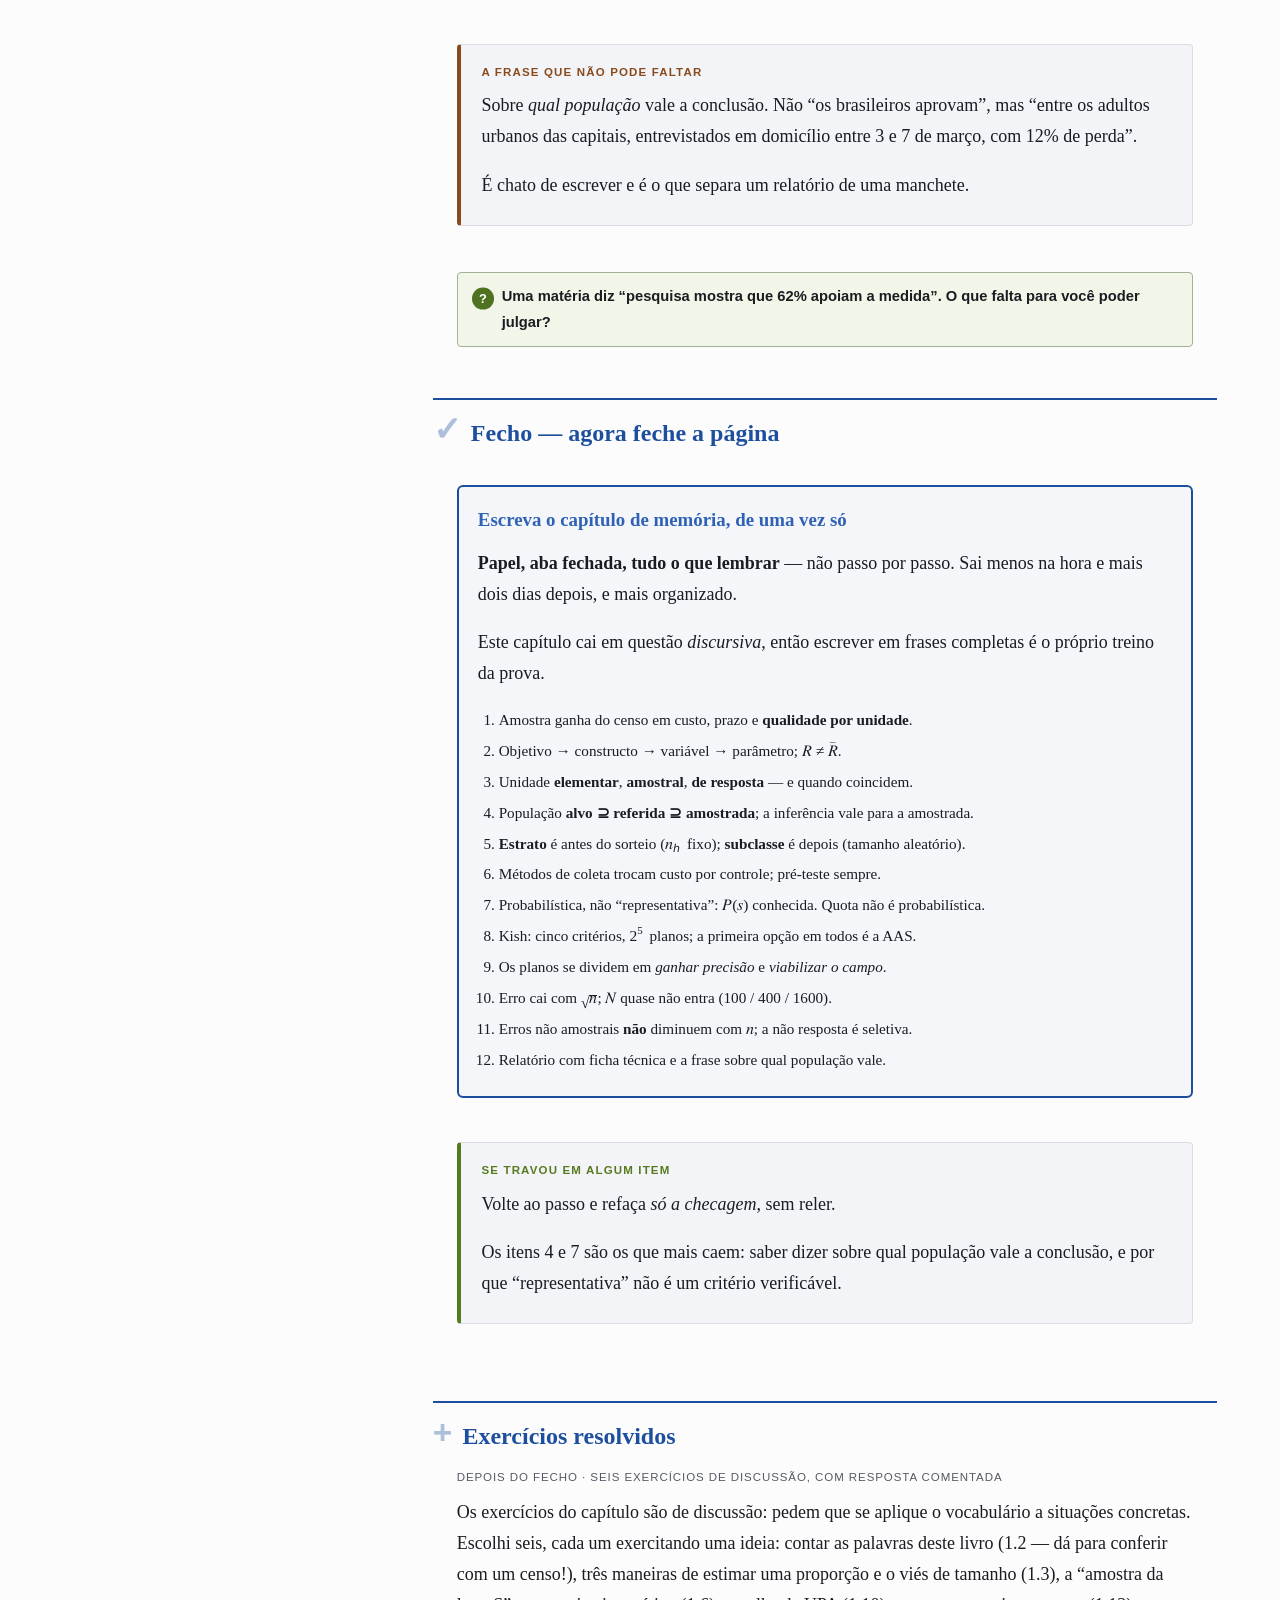
<file: estudo/cap01/01-00-nocoes-basicas.html>
<!DOCTYPE html>
<html lang="pt-BR">
<head>
<meta charset="utf-8">
<meta name="viewport" content="width=device-width, initial-scale=1">
<!-- Caderno de estudo pessoal: reproduz figuras e tabelas de obra protegida
     (Bolfarine & Bussab, IME-USP) para uso próprio. Fora dos buscadores. -->
<meta name="robots" content="noindex, nofollow">
<title>Cap. 1 — Noções básicas</title>
<link rel="stylesheet" href="../assets/tema.css?v=1">
<link rel="stylesheet" href="../assets/estilo.css?v=1">
<link rel="stylesheet" href="../assets/aula.css?v=1">
</head>
<body>

<details class="menu-lateral" open>
  <summary>Índice da aula</summary>
  <nav class="painel">
    <p class="painel-titulo">Cap. 1 — em 12 passos</p>
    <ol>
      <li><a href="#p1">Por que não fazer o censo</a></li>
      <li><a href="#p2">Do objetivo ao parâmetro</a></li>
      <li><a href="#p3">As três unidades</a></li>
      <li><a href="#p4">As três populações</a></li>
      <li><a href="#p5">Estrato × subclasse</a></li>
      <li><a href="#p6">Como os dados chegam</a></li>
      <li><a href="#p7">“Representativa” não é critério</a></li>
      <li><a href="#p8">Os cinco critérios de Kish</a></li>
      <li><a href="#p9">Os planos que vêm pela frente</a></li>
      <li><a href="#p10">Erro amostral: o exemplo eleitoral</a></li>
      <li><a href="#p11">Campo, preparação e os outros erros</a></li>
      <li><a href="#p12">O relatório</a></li>
    </ol>
    <p class="painel-titulo">Fim</p>
    <ul>
      <li><a href="#fecho">Fecho — escrever tudo</a></li>
      <li><a href="#exercicios">Exercícios resolvidos</a></li>
    </ul>
    <p class="extras">
      <a href="../index.html">↑ Menu</a>
      <a href="../cap02/02-00-definicoes-e-notacoes-basicas.html">Cap. 2 →</a>
    </p>
  </nav>
</details>

<div class="pagina" id="topo">

<header class="topo">
  <p class="migalha"><a href="../index.html">Menu</a> · Bolfarine &amp; Bussab · Capítulo 1 · págs. 1–36</p>
  <h1>Noções básicas</h1>
  <p class="subtitulo">O capítulo sem fórmulas — e o mais cobrado em questão discursiva. Vocabulário, decisões de projeto, e o argumento de por que uma amostra pode ser melhor que o censo.</p>
</header>

<div class="objetivo">
  <span class="rotulo">Ao final você deve saber fazer</span>
  <ul>
    <li>Distinguir unidade elementar, amostral e de resposta num enunciado.</li>
    <li>Identificar as populações alvo, referida e amostrada, e dizer sobre qual valem as conclusões.</li>
    <li>Separar estrato de subclasse — e explicar por que importa.</li>
    <li>Argumentar contra “amostra representativa” e a favor de amostra probabilística.</li>
    <li>Classificar um plano pelos cinco critérios de Kish.</li>
    <li>Explicar por que o erro cai com <math><msqrt><mi>n</mi></msqrt></math> e por que <math><mi>N</mi></math> quase não entra.</li>
    <li>Listar erros não amostrais e dizer por que <math><mi>n</mi></math> não os resolve.</li>
  </ul>
</div>

<div class="caixa pratica">
  <span class="rotulo">Como usar esta página</span>
  <p><strong>Um passo por vez.</strong> Cada um termina com uma pergunta — <strong>responda antes de abrir</strong>.</p>
  <p>Aqui quase não há conta. O que se cobra é vocabulário preciso e argumento. Por isso as checagens são de <em>julgamento</em>, não de cálculo.</p>
</div>

<!-- ==================================================================== 1 -->

<h2 class="passo" id="p1"><span class="n">1</span> Por que não fazer o censo</h2>
<p class="marco">Passo 1 de 12</p>

<div class="ideia">
  <p>Custo e prazo são o motivo óbvio. O motivo bom é outro: <strong>qualidade</strong>.</p>
  <p>Menos unidades permitem mais cuidado em cada uma — e o erro que sobra costuma ser menor que o de um censo mal feito.</p>
</div>

<div class="fileira">
  <div><strong>Custo</strong><p>entrevistar 1 000 em vez de 200 000</p></div>
  <div><strong>Tempo</strong><p>resultado em semanas, não anos</p></div>
  <div><strong>Qualidade</strong><p>entrevistador treinado, supervisão, revisita</p></div>
  <div><strong>Viabilidade</strong><p>às vezes medir destrói a unidade</p></div>
</div>

<div class="caixa aviso">
  <span class="rotulo">O argumento que vale a nota</span>
  <p>Um censo tem erro amostral <strong>zero</strong> e erro não amostral <strong>alto</strong>: milhares de entrevistadores, pressa, controle fraco, não resposta.</p>
  <p>Uma amostra tem erro amostral <em>calculável</em> e erro não amostral <em>baixo</em>. O erro total pode ser menor na amostra — e, ao contrário do censo, você sabe dizer de quanto ele é.</p>
</div>

<p>Quando o censo se justifica: população pequena, necessidade legal de contar todos, ou exigência de resultado para subdivisões muito finas (cada bairro, cada empresa).</p>

<details class="checagem">
  <summary>Uma fábrica quer saber a vida útil média das lâmpadas que produz. Censo ou amostra?</summary>
  <div class="resposta">
    <p><strong>Amostra, obrigatoriamente.</strong> Medir a vida útil queima a lâmpada — o censo destruiria a produção inteira.</p>
    <p>É o caso em que amostrar não é escolha de custo: é a única forma de haver informação.</p>
  </div>
</details>

<!-- ==================================================================== 2 -->

<h2 class="passo" id="p2"><span class="n">2</span> Do objetivo ao parâmetro</h2>
<p class="marco">Passo 2 de 12</p>

<div class="ideia">
  <p>Entre a pergunta que interessa e o número que se calcula há três traduções. Cada uma pode errar.</p>
  <p>E é aqui, antes de qualquer fórmula, que a pesquisa costuma se perder.</p>
</div>

<figure class="diagrama">
  <svg viewBox="0 0 430 108" xmlns="http://www.w3.org/2000/svg" role="img" aria-label="Cadeia em quatro caixas: objetivo, constructo, variável e parâmetro, ligadas por setas.">
    <rect x="12"  y="30" width="92" height="34" class="cx"/>
    <text x="58"  y="47" class="tx">objetivo</text>
    <path d="M106 47 L 122 47" class="ramo"/>
    <rect x="124" y="30" width="92" height="34" class="cx-folha"/>
    <text x="170" y="47" class="tx">constructo</text>
    <path d="M218 47 L 234 47" class="ramo"/>
    <rect x="236" y="30" width="80" height="34" class="cx-folha"/>
    <text x="276" y="47" class="tx">variável</text>
    <path d="M318 47 L 334 47" class="ramo"/>
    <rect x="336" y="30" width="82" height="34" class="cx"/>
    <text x="377" y="47" class="tx-crit">parâmetro</text>
    <text x="58"  y="80" class="tx-rot">o que se quer decidir</text>
    <text x="170" y="80" class="tx-rot">a ideia, não observável</text>
    <text x="276" y="80" class="tx-rot">o que se mede</text>
    <text x="377" y="80" class="tx-rot">o número-alvo</text>
    <text x="215" y="100" class="tx-rot">nenhuma fórmula protege de errar aqui</text>
  </svg>
  <figcaption>Escolher a variável que representa o constructo é decisão do pesquisador — e não há teste estatístico que a valide.</figcaption>
</figure>

<div class="par">
  <div class="caso">
    <h4>Um exemplo concreto</h4>
    <p><strong>Objetivo:</strong> decidir se lançamos um produto popular na cidade.</p>
    <p><strong>Constructo:</strong> poder de compra das famílias.</p>
    <p><strong>Variável:</strong> renda familiar declarada, em reais.</p>
    <p><strong>Parâmetro:</strong> a renda média, <math><mi>μ</mi></math>.</p>
    <p class="miudo">Renda declarada representa bem poder de compra? Talvez não — e esse é um problema real, não estatístico.</p>
  </div>
  <div class="simb">
    <h4>Duas razões que se confundem</h4>
    <p>Com <math><mi>Y</mi></math> = despesa com comida e <math><mi>X</mi></math> = renda:</p>
    <div class="eq"><math display="block"><mrow><mi>R</mi><mo>=</mo><mfrac><mrow><mo>∑</mo><msub><mi>Y</mi><mi>i</mi></msub></mrow><mrow><mo>∑</mo><msub><mi>X</mi><mi>i</mi></msub></mrow></mfrac></mrow></math></div>
    <p>“que fração da renda <em>do conjunto</em> vai em comida”</p>
    <div class="eq"><math display="block"><mrow><mover><mi>R</mi><mo>¯</mo></mover><mo>=</mo><mfrac><mn>1</mn><mi>N</mi></mfrac><munder><mo>∑</mo><mi>i</mi></munder><mfrac><msub><mi>Y</mi><mi>i</mi></msub><msub><mi>X</mi><mi>i</mi></msub></mfrac></mrow></math></div>
    <p>“qual a fração média <em>por família</em>”</p>
    <p class="miudo">Números diferentes, perguntas diferentes. Escolher errado é erro de objetivo, não de conta.</p>
  </div>
</div>

<details class="checagem">
  <summary>Você quer medir “satisfação do cliente”. Qual é o constructo, e qual poderia ser a variável?</summary>
  <div class="resposta">
    <p><strong>Constructo:</strong> satisfação — um estado mental, não observável.</p>
    <p><strong>Variável:</strong> nota de 0 a 10 numa pergunta, ou taxa de recompra, ou número de reclamações. <em>Três variáveis diferentes para o mesmo constructo</em>, e elas não dão a mesma resposta.</p>
    <p>Por isso a escolha tem de ser justificada no projeto, não escondida na metodologia.</p>
  </div>
</details>

<!-- ==================================================================== 3 -->

<h2 class="passo" id="p3"><span class="n">3</span> As três unidades</h2>
<p class="marco">Passo 3 de 12</p>

<div class="ideia">
  <p>Sobre quem se quer saber, o que é sorteado, e quem abre a porta. Podem ser três coisas distintas.</p>
  <p>Quando a amostral não é a elementar, o plano já é de conglomerados ou de estágios — capítulos 7 e 8.</p>
</div>

<div class="fileira">
  <div><strong>Elementar</strong><p>de quem se quer a informação — o domicílio</p></div>
  <div><strong>Amostral</strong><p>o que é sorteado — o quarteirão</p></div>
  <div><strong>De resposta</strong><p>quem responde — o morador que atende</p></div>
</div>

<div class="par">
  <div class="caso">
    <h4>Pesquisa domiciliar típica</h4>
    <p>Sorteio <strong>quarteirões</strong> num mapa (unidade amostral).</p>
    <p>Quero dados de cada <strong>domicílio</strong> do quarteirão (unidade elementar).</p>
    <p>Quem me atende é um <strong>morador adulto</strong> (unidade de resposta), que fala pelos outros.</p>
  </div>
  <div class="simb">
    <h4>Quando as três coincidem</h4>
    <p>Só quando há uma lista das próprias unidades elementares e se sorteia direto dela — e cada uma responde por si.</p>
    <p>Exemplo: sortear alunos de uma lista de matrícula e entrevistar cada um.</p>
    <p class="miudo">É o caso da AAS do capítulo 3. Fora dele, quase nunca coincidem.</p>
  </div>
</div>

<div class="caixa aviso">
  <span class="rotulo">Por que isso muda a conta</span>
  <p>A aleatoriedade entra pela <strong>unidade amostral</strong>. Se você sorteia quarteirões, a probabilidade que você controla é a do quarteirão — não a do domicílio.</p>
  <p>E domicílios do mesmo quarteirão se parecem entre si, o que <em>reduz</em> a informação trazida por cada um. É o que o capítulo 7 chama de correlação intraclasse.</p>
</div>

<details class="checagem">
  <summary>Uma pesquisa sorteia escolas, e dentro delas entrevista todos os professores. Quais são as três unidades?</summary>
  <div class="resposta">
    <p><strong>Amostral:</strong> a escola. <strong>Elementar:</strong> o professor. <strong>De resposta:</strong> o próprio professor.</p>
    <p>Amostral ≠ elementar e observam-se <em>todos</em> os elementos da unidade sorteada: isso é <strong>amostragem por conglomerados em um estágio</strong>, o capítulo 7.</p>
    <p class="miudo">Se em vez disso ela sorteasse alguns professores de cada escola, seria amostragem em dois estágios — capítulo 8.</p>
  </div>
</details>

<!-- ==================================================================== 4 -->

<h2 class="passo" id="p4"><span class="n">4</span> As três populações, e sobre qual valem as conclusões</h2>
<p class="marco">Passo 4 de 12 · o passo mais cobrado do capítulo</p>

<div class="ideia">
  <p>A que você quer descrever, a que a sua lista descreve, e a que de fato podia ser sorteada.</p>
  <p>A estatística só fala da última. Chegar da última à primeira é argumento, não probabilidade.</p>
</div>

<ol class="receita">
  <li><strong>População alvo.</strong> A que você quer descrever. Começa genérica (“todos os moradores do município”) e vai sendo afinada até virar algo definível: “adultos de 18 anos ou mais da região urbana de X”.</li>
  <li><strong>População referida.</strong> A que o <span class="chip">sistema de referência</span> descreve — o mapa, o cadastro, a lista que você <em>conseguiu</em>. Raramente existe o rol de moradores; existem mapas de quarteirões, cadastros de clientes, listas telefônicas.</li>
  <li><strong>População amostrada.</strong> A que sobrou depois do campo: fora os endereços inexistentes, as recusas, os domicílios fechados, os condomínios inacessíveis — e dentro os conjuntos novos que ninguém previu.</li>
</ol>

<div class="caixa aviso">
  <span class="rotulo">A frase que responde à questão de prova</span>
  <p><math><mtext>alvo</mtext><mo>⊇</mo><mtext>referida</mtext><mo>⊇</mo><mtext>amostrada</mtext></math>, e as diferenças são <strong>erros de cobertura</strong>.</p>
  <p>A amostra veio da população <strong>amostrada</strong>: é só sobre ela que a inferência estatística vale. Estender à referida exige analisar o que se perdeu; estender à alvo exige argumento substantivo. Nenhum dos dois é conta.</p>
</div>

<figure>
  <img src="img/fig-01-01.png" alt="Seis painéis: a população alvo (contorno irregular), a população referida (grade), as unidades selecionadas (células cinza), as unidades perdidas (células pretas), a população amostrada (grade com um canto preto) e a sobreposição das três; embaixo, um diagrama com os três contornos rotulados alvo, referência e amostrada.">
  <figcaption><b>Figura 1.1 — Comparações das populações alvo, referida e amostrada.</b> A grade é o sistema de referência (a lista que se consegue); o contorno irregular é a população alvo (a que se quer); as células escuras são as unidades perdidas no campo, que retiram um canto da população referida e definem a população amostrada. As três se sobrepõem mas não coincidem.</figcaption>
</figure>

<details class="checagem">
  <summary>Uma pesquisa telefônica sorteia números de uma lista fixa. Quem fica de fora de cada população?</summary>
  <div class="resposta">
    <p><strong>Alvo:</strong> todos os adultos da cidade.</p>
    <p><strong>Referida:</strong> só quem tem telefone fixo cadastrado — já saem os que só têm celular, e esses não são um grupo aleatório (são mais jovens, mais urbanos).</p>
    <p><strong>Amostrada:</strong> dos cadastrados, só quem atende e aceita responder — saem os que trabalham fora o dia todo e os que desconfiam.</p>
    <p>Se o resultado for “68% dos adultos aprovam”, a frase honesta é: “68% dos adultos <em>com fixo cadastrado que atenderam e aceitaram responder</em>”. O resto é extrapolação, e precisa ser defendida.</p>
  </div>
</details>

<!-- ==================================================================== 5 -->

<h2 class="passo" id="p5"><span class="n">5</span> Estrato × subclasse</h2>
<p class="marco">Passo 5 de 12</p>

<div class="ideia">
  <p>A mesma divisão da população, decidida em dois momentos diferentes — e com consequências diferentes.</p>
  <p>Estrato é antes do sorteio. Subclasse é depois, na análise.</p>
</div>

<div class="par">
  <div class="caso">
    <h4>Estrato</h4>
    <p>Divisão usada <strong>no sorteio</strong>.</p>
    <p>Você separa o cadastro em Sul e Norte, e decide: 400 de cada.</p>
    <p><math><msub><mi>N</mi><mi>h</mi></msub></math> é conhecido. <math><msub><mi>n</mi><mi>h</mi></msub></math> é <strong>constante</strong>, fixado por você.</p>
    <p class="miudo">Precisão garantida em cada região.</p>
  </div>
  <div class="simb">
    <h4>Subclasse (domínio)</h4>
    <p>Divisão descoberta <strong>na análise</strong>.</p>
    <p>“E entre os aposentados da amostra?” — você não sabia quem era aposentado antes de perguntar.</p>
    <p>O tamanho na amostra é <strong>aleatório</strong>: pode sair 30, pode sair 12.</p>
    <p class="miudo">Variância maior que a de um estrato do mesmo tamanho, porque <math><msub><mi>n</mi><mi>h</mi></msub></math> também varia.</p>
  </div>
</div>

<div class="caixa aviso">
  <span class="rotulo">A tentação, e a solução de compromisso</span>
  <p>Há uma pressão forte para querer resultado separado para tudo: região × sexo × faixa etária × renda. Isso multiplica estratos e leva a tamanhos de amostra inviáveis.</p>
  <p>A saída que o livro recomenda: os fatores <strong>básicos</strong> viram estratos; os <strong>secundários</strong> ficam como subclasses, analisados com a precisão que sobrar.</p>
</div>

<details class="checagem">
  <summary>Você quer publicar um número por região <em>e</em> um por faixa de renda. Qual vira estrato?</summary>
  <div class="resposta">
    <p><strong>Região</strong>, porque você a conhece antes de sortear (está no cadastro, no mapa).</p>
    <p>Faixa de renda você só descobre <em>perguntando</em> — então ela só pode ser subclasse, a menos que exista um cadastro prévio de renda, o que é raro.</p>
    <p>É a regra prática: <em>só pode ser estrato o que você já sabe antes de bater na porta.</em></p>
  </div>
</details>

<!-- ==================================================================== 6 -->

<h2 class="passo" id="p6"><span class="n">6</span> Como os dados chegam</h2>
<p class="marco">Passo 6 de 12</p>

<div class="ideia">
  <p>Investigação por levantamento, experimento ou observação; coleta por entrevista, questionário, registro ou aparelho.</p>
  <p>Cada combinação troca custo por controle.</p>
</div>

<figure class="diagrama">
<svg viewBox="0 0 680 190" width="680" height="190" xmlns="http://www.w3.org/2000/svg" role="img" aria-label="Quatro critérios dicotômicos para classificar pesquisas: participação do pesquisador (experimentação ou levantamento), objetivo da análise (descritivo ou analítico), complexidade dos dados (simples ou multivariado) e amplitude da coleta (censo ou amostra). A alternativa adotada no livro aparece destacada.">
  <rect x="5" y="14" width="160" height="44" class="cx"/>
  <text x="85" y="28" class="tx-crit">a. participação do</text>
  <text x="85" y="44" class="tx-crit">pesquisador nos resultados</text>
  <path d="M45,58 L45,84" class="ramo"/><path d="M125,58 L125,84" class="ramo"/>
  <rect x="5" y="84" width="80" height="30" class="cx-folha"/><text x="45" y="99" class="tx" style="font-size:10.5px">experimentação</text>
  <rect x="87" y="84" width="78" height="30" class="cx"/><text x="126" y="99" class="tx" style="font-size:10.5px">levantamento</text>
  <rect x="175" y="14" width="160" height="44" class="cx"/>
  <text x="255" y="28" class="tx-crit">b. objetivo</text>
  <text x="255" y="44" class="tx-crit">da análise</text>
  <path d="M215,58 L215,84" class="ramo"/><path d="M295,58 L295,84" class="ramo"/>
  <rect x="175" y="84" width="80" height="30" class="cx"/><text x="215" y="99" class="tx" style="font-size:10.5px">descritivo</text>
  <rect x="257" y="84" width="78" height="30" class="cx-folha"/><text x="296" y="99" class="tx" style="font-size:10.5px">analítico</text>
  <rect x="345" y="14" width="160" height="44" class="cx"/>
  <text x="425" y="28" class="tx-crit">c. complexidade</text>
  <text x="425" y="44" class="tx-crit">dos dados</text>
  <path d="M385,58 L385,84" class="ramo"/><path d="M465,58 L465,84" class="ramo"/>
  <rect x="345" y="84" width="80" height="30" class="cx"/><text x="385" y="99" class="tx" style="font-size:10.5px">simples</text>
  <rect x="427" y="84" width="78" height="30" class="cx-folha"/><text x="466" y="99" class="tx" style="font-size:10.5px">multivariado</text>
  <rect x="515" y="14" width="160" height="44" class="cx"/>
  <text x="595" y="28" class="tx-crit">d. amplitude</text>
  <text x="595" y="44" class="tx-crit">da coleta</text>
  <path d="M555,58 L555,84" class="ramo"/><path d="M635,58 L635,84" class="ramo"/>
  <rect x="515" y="84" width="80" height="30" class="cx-folha"/><text x="555" y="99" class="tx" style="font-size:10.5px">censo</text>
  <rect x="597" y="84" width="78" height="30" class="cx"/><text x="636" y="99" class="tx" style="font-size:10.5px">amostra</text>
  <text x="340" y="148" class="tx" style="font-style:italic">2 × 2 × 2 × 2 = 16 tipos de pesquisa quantitativa</text>
  <text x="340" y="172" class="tx">Neste livro (caixas destacadas): levantamento · descritivo · simples · amostra</text>
</svg>
<figcaption><b>Figura 1.2 — Critérios para classificar pesquisas</b> (redesenhada). Cada critério é dicotômico; as caixas destacadas são a escolha do livro — a segunda alternativa em (a) e (d), a primeira em (b) e (c).</figcaption>
</figure>

<div class="rolagem">
<table>
  <caption>Métodos de coleta: o que se ganha e o que se perde.</caption>
  <thead><tr><th class="txt">Método</th><th class="txt">A favor</th><th class="txt">Contra</th></tr></thead>
  <tbody>
    <tr><td class="txt">entrevista pessoal</td><td class="txt">maior taxa de resposta; dá para esclarecer dúvida</td><td class="txt">caro, lento, viés do entrevistador</td></tr>
    <tr><td class="txt">telefone</td><td class="txt">rápido e barato; supervisão fácil</td><td class="txt">cobertura ruim; questionário tem de ser curto</td></tr>
    <tr><td class="txt">questionário autoaplicado</td><td class="txt">barato; sem viés de entrevistador; tema delicado</td><td class="txt">não resposta alta e <em>seletiva</em></td></tr>
    <tr><td class="txt">registro administrativo</td><td class="txt">custo quase zero; cobre todos</td><td class="txt">mede o que o registro mede, não o que você quer</td></tr>
    <tr><td class="txt">aparelho (<em>peoplemeter</em>)</td><td class="txt">mede comportamento, não memória</td><td class="txt">caro; painel pode se comportar diferente por saber-se medido</td></tr>
  </tbody>
</table>
</div>

<p>Duas escolhas de projeto que aparecem aqui e importam depois:</p>

<ul>
  <li><strong>Transversal × longitudinal.</strong> Uma foto de agora, ou as mesmas unidades acompanhadas no tempo (painel). Painel mede <em>mudança</em> muito melhor, e desgasta.</li>
  <li><strong>Pré-teste.</strong> Aplicar o instrumento em poucas unidades antes de ir a campo. É a etapa que mais economiza retrabalho e a que mais se corta do cronograma.</li>
</ul>

<details class="checagem">
  <summary>Pesquisa sobre uso de drogas entre estudantes: entrevista pessoal ou questionário anônimo?</summary>
  <div class="resposta">
    <p><strong>Questionário anônimo</strong>, quase certamente.</p>
    <p>Na entrevista pessoal o viés de resposta é enorme — ninguém admite ao entrevistador. Você trocaria um erro que <em>sabe</em> medir (a não resposta maior do autoaplicado) por um que <em>não</em> sabe (a resposta falsa sistemática).</p>
  </div>
</details>

<!-- ==================================================================== 7 -->

<h2 class="passo" id="p7"><span class="n">7</span> “Representativa” não é critério</h2>
<p class="marco">Passo 7 de 12</p>

<div class="ideia">
  <p>Não há como verificar se uma amostra “se parece” com a população — se você soubesse a população, não precisaria da amostra.</p>
  <p>O que se controla é o <strong>processo</strong>, não o resultado.</p>
</div>

<div class="caixa definicao">
  <span class="rotulo">Amostra probabilística</span>
  <p>Aquela em que <strong>toda amostra possível tem probabilidade conhecida</strong> de ser sorteada, e essa probabilidade é positiva para as unidades que interessam.</p>
  <p>Só nessa condição existem viés, variância e intervalo de confiança. Fora dela, você tem um número sem medida de erro.</p>
</div>

<p>Jessen organiza isso cruzando dois critérios: há ou não mecanismo probabilístico na seleção; e o procedimento do amostrista é objetivo (protocolo inequívoco, que qualquer um repetiria igual) ou subjetivo.</p>

<div class="rolagem">
<table>
  <caption>Tabela 1.1 — Tipos de amostra (Jessen, 1978). Só a primeira célula permite calcular erro.</caption>
  <thead><tr><th class="txt">procedimento</th><th class="txt">seleção probabilística</th><th class="txt">seleção não probabilística</th></tr></thead>
  <tbody>
    <tr><td class="txt"><strong>objetivo</strong></td><td class="txt"><strong>amostras probabilísticas</strong><br><span class="miudo">ex.: estratificada proporcional</span></td><td class="txt">amostras criteriosas<br><span class="miudo">ex.: a “cidade típica”</span></td></tr>
    <tr><td class="txt"><strong>subjetivo</strong></td><td class="txt">amostras quase-aleatórias<br><span class="miudo">ex.: amostragem por quotas</span></td><td class="txt">amostras intencionais<br><span class="miudo">ex.: júri de especialistas, voluntários</span></td></tr>
  </tbody>
</table>
</div>

<div class="caixa aviso">
  <span class="rotulo">Cuidado com a quota</span>
  <p>Amostragem por <strong>quotas</strong> parece probabilística: o entrevistador tem de trazer 30 mulheres de 25 a 40 anos, e a amostra final bate com a população em sexo e idade.</p>
  <p>Mas <em>quem</em> ele aborda dentro da quota é escolha dele — quem estava na rua, quem parecia acessível. Não há probabilidade conhecida, e não há erro calculável. A amostra “parece” a população nas variáveis controladas e pode ser muito enviesada em todas as outras.</p>
</div>

<p class="miudo">Uma imprecisão que o livro assume de propósito: “amostra aleatória simples” e “plano aleatório simples” são usados como sinônimos. A rigor, a amostra é o resultado; o plano é o protocolo que a gera.</p>

<details class="checagem">
  <summary>Uma enquete de site recebe 50 000 respostas. É melhor que uma amostra probabilística de 1 000?</summary>
  <div class="resposta">
    <p><strong>Não — e o tamanho não ajuda em nada.</strong> Quem responde enquete de site é voluntário: mais interessado, mais extremado, mais conectado.</p>
    <p>Esse viés de seleção <em>não diminui</em> com o número de respostas. Com 50 000 você tem um número muito preciso da opinião de um grupo que você não sabe definir.</p>
    <p>A de 1 000 traz margem de erro de cerca de 3 pontos — e você sabe sobre quem ela fala.</p>
  </div>
</details>

<!-- ==================================================================== 8 -->

<h2 class="passo" id="p8"><span class="n">8</span> Os cinco critérios de Kish</h2>
<p class="marco">Passo 8 de 12</p>

<div class="ideia">
  <p>Todo plano probabilístico se descreve respondendo cinco perguntas de sim ou não.</p>
  <p><math><msup><mn>2</mn><mn>5</mn></msup><mo>=</mo><mn>32</mn></math> combinações — e a AAS é a que responde “a primeira opção” em todas.</p>
</div>

<figure class="diagrama">
<svg viewBox="0 0 640 300" width="640" height="300" xmlns="http://www.w3.org/2000/svg" role="img" aria-label="Cinco critérios dicotômicos de Kish para classificar amostras probabilísticas: probabilidade de seleção (igual ou distinta), unidade amostral (elementar ou conglomerado), divisão em estratos (não estratificada ou estratificada), número de estágios (um ou mais de um) e seleção das unidades (aleatória ou sistemática).">
  <!-- linha 1: a, b, c -->
  <rect x="10" y="15" width="180" height="44" class="cx"/>
  <text x="100" y="29" class="tx-crit">a. probabilidade de seleção</text>
  <text x="100" y="45" class="tx-crit">da unidade amostral</text>
  <path d="M55,59 L55,85" class="ramo"/><path d="M145,59 L145,85" class="ramo"/>
  <rect x="15" y="85" width="80" height="30" class="cx"/><text x="55" y="100" class="tx">igual</text>
  <rect x="105" y="85" width="80" height="30" class="cx-folha"/><text x="145" y="100" class="tx">distinta</text>

  <rect x="230" y="15" width="180" height="44" class="cx"/>
  <text x="320" y="37" class="tx-crit">b. unidade amostral</text>
  <path d="M275,59 L275,85" class="ramo"/><path d="M365,59 L365,85" class="ramo"/>
  <rect x="224" y="85" width="100" height="40" class="cx"/>
  <text x="274" y="98" class="tx" style="font-size:10.5px">uma unidade de</text><text x="274" y="112" class="tx" style="font-size:10.5px">resposta (elementar)</text>
  <rect x="328" y="85" width="86" height="40" class="cx-folha"/>
  <text x="371" y="98" class="tx" style="font-size:10.5px">elementos</text><text x="371" y="112" class="tx" style="font-size:10.5px">(conglomerado)</text>

  <rect x="450" y="15" width="180" height="44" class="cx"/>
  <text x="540" y="37" class="tx-crit">c. divisão em estratos</text>
  <path d="M495,59 L495,85" class="ramo"/><path d="M585,59 L585,85" class="ramo"/>
  <rect x="450" y="85" width="88" height="30" class="cx"/><text x="494" y="100" class="tx">não estratificada</text>
  <rect x="546" y="85" width="84" height="30" class="cx-folha"/><text x="588" y="100" class="tx">estratificada</text>

  <!-- linha 2: d, e -->
  <rect x="120" y="160" width="180" height="44" class="cx"/>
  <text x="210" y="182" class="tx-crit">d. número de estágios</text>
  <path d="M165,204 L165,230" class="ramo"/><path d="M255,204 L255,230" class="ramo"/>
  <rect x="125" y="230" width="80" height="30" class="cx"/><text x="165" y="245" class="tx">um único</text>
  <rect x="215" y="230" width="80" height="30" class="cx-folha"/><text x="255" y="245" class="tx">mais de um</text>

  <rect x="340" y="160" width="180" height="44" class="cx"/>
  <text x="430" y="182" class="tx-crit">e. seleção das unidades</text>
  <path d="M385,204 L385,230" class="ramo"/><path d="M475,204 L475,230" class="ramo"/>
  <rect x="345" y="230" width="80" height="30" class="cx"/><text x="385" y="245" class="tx">aleatória</text>
  <rect x="435" y="230" width="80" height="30" class="cx-folha"/><text x="475" y="245" class="tx">sistemática</text>

  <text x="320" y="285" class="tx" style="font-style:italic">2⁵ = 32 planos · a primeira opção em todos (caixas destacadas) = Amostragem Aleatória Simples</text>
</svg>
<figcaption><b>Figura 1.3 — Critérios para classificar amostras probabilísticas</b> (Kish, 1965; redesenhada). Os capítulos 3 a 9 percorrem várias das 32 combinações: AAS (3), estratificada (4), conglomerados (7), dois estágios (8), probabilidades desiguais (9), sistemática (7.8).</figcaption>
</figure>

<div class="rolagem">
<table>
  <caption>Os cinco critérios, e onde cada resposta leva no livro.</caption>
  <thead><tr><th class="txt">critério</th><th class="txt">primeira opção</th><th class="txt">segunda opção</th><th>cap.</th></tr></thead>
  <tbody>
    <tr><td class="txt">a. probabilidade de seleção</td><td class="txt">igual</td><td class="txt">distinta</td><td class="c">9</td></tr>
    <tr><td class="txt">b. unidade amostral</td><td class="txt">a própria unidade elementar</td><td class="txt">conglomerado</td><td class="c">7</td></tr>
    <tr><td class="txt">c. estratos</td><td class="txt">não estratificada</td><td class="txt">estratificada</td><td class="c">4</td></tr>
    <tr><td class="txt">d. estágios</td><td class="txt">um só</td><td class="txt">mais de um</td><td class="c">8</td></tr>
    <tr><td class="txt">e. seleção das unidades</td><td class="txt">aleatória</td><td class="txt">sistemática</td><td class="c">7.8</td></tr>
  </tbody>
</table>
</div>

<p><span class="chip">A leitura.</span> Escolher a primeira opção nos cinco critérios dá a <strong>AAS</strong> — o capítulo 3. Cada capítulo seguinte troca <em>uma</em> das respostas e estuda o que muda.</p>

<details class="checagem">
  <summary>Classifique: sorteio proporcional ao tamanho, de setores censitários, dentro de cada região, e dentro do setor sorteio domicílios.</summary>
  <div class="resposta">
    <ul class="compacta">
      <li><strong>a.</strong> probabilidade <em>distinta</em> (proporcional ao tamanho) → cap. 9</li>
      <li><strong>b.</strong> unidade amostral é o <em>setor</em>, um conglomerado → cap. 7</li>
      <li><strong>c.</strong> <em>estratificada</em> por região → cap. 4</li>
      <li><strong>d.</strong> <em>dois estágios</em> (setor, depois domicílio) → cap. 8</li>
      <li><strong>e.</strong> aleatória</li>
    </ul>
    <p>É a segunda opção em quatro dos cinco critérios — e é, mais ou menos, como se faz uma pesquisa domiciliar de verdade. Por isso o livro leva nove capítulos para chegar lá.</p>
  </div>
</details>

<!-- ==================================================================== 9 -->

<h2 class="passo" id="p9"><span class="n">9</span> Os planos que vêm pela frente</h2>
<p class="marco">Passo 9 de 12 · o mapa do livro inteiro</p>

<div class="ideia">
  <p>Cada plano existe para resolver um problema prático diferente — quase sempre uma limitação do sistema de referência ou do orçamento.</p>
  <p>Ler esta lista agora faz os próximos capítulos parecerem inevitáveis em vez de arbitrários.</p>
</div>

<div class="rolagem">
<table>
  <caption>O que cada plano exige, e o que ele resolve.</caption>
  <thead><tr><th class="txt">plano</th><th class="txt">exige do sistema de referência</th><th class="txt">resolve</th><th>cap.</th></tr></thead>
  <tbody>
    <tr><td class="txt"><strong>AAS</strong> (com e sem reposição)</td><td class="txt">lista completa das unidades elementares — um SR perfeito</td><td class="txt">o caso de referência; todo o resto se compara com ele</td><td class="c">3</td></tr>
    <tr><td class="txt"><strong>Estratificada</strong></td><td class="txt">a lista, mais a que estrato cada unidade pertence</td><td class="txt">precisão; e resultado separado por parte da população</td><td class="c">4</td></tr>
    <tr><td class="txt"><strong>Razão e regressão</strong></td><td class="txt">uma variável auxiliar conhecida na população</td><td class="txt">precisão, usando informação que você já tem</td><td class="c">5–6</td></tr>
    <tr><td class="txt"><strong>Conglomerados</strong></td><td class="txt">só uma lista de <em>grupos</em> — não das unidades</td><td class="txt">viabilidade e custo de campo quando não há lista</td><td class="c">7</td></tr>
    <tr><td class="txt"><strong>Dois estágios</strong></td><td class="txt">lista de grupos; a lista interna se faz depois</td><td class="txt">o conglomerado grande demais para observar inteiro</td><td class="c">8</td></tr>
    <tr><td class="txt"><strong>Sistemática</strong></td><td class="txt">uma ordenação qualquer das unidades</td><td class="txt">simplicidade de execução no campo</td><td class="c">7.8</td></tr>
    <tr><td class="txt"><strong>PPT</strong> (probab. proporcional ao tamanho)</td><td class="txt">o tamanho de cada unidade, além da lista</td><td class="txt">unidades muito desiguais em tamanho</td><td class="c">9</td></tr>
  </tbody>
</table>
</div>

<div class="caixa aviso">
  <span class="rotulo">A troca que organiza tudo</span>
  <p>Os planos se dividem em dois grupos por <em>motivo</em>:</p>
  <ul class="compacta">
    <li><strong>Para ganhar precisão</strong> — estratificada, razão, regressão. Usam informação extra que você já tem.</li>
    <li><strong>Para viabilizar o campo</strong> — conglomerados, estágios, sistemática. Custam precisão e compram execução.</li>
  </ul>
  <p>Daí a assimetria: no capítulo 4 o EPA fica <em>abaixo</em> de 1, e no 7 ele costuma ficar <em>acima</em>.</p>
</div>

<details class="checagem">
  <summary>Você quer pesquisar moradores de uma favela, e não existe cadastro de domicílios. Que plano sobra?</summary>
  <div class="resposta">
    <p>AAS está fora: exige a lista completa, que não existe.</p>
    <p>A saída é <strong>conglomerados ou dois estágios</strong>: sorteie <em>trechos</em> do mapa (que dá para delimitar), e dentro do trecho liste e sorteie os domicílios na hora.</p>
    <p>É exatamente para isso que o capítulo 7 existe — não por elegância teórica, mas porque o SR perfeito quase nunca existe.</p>
  </div>
</details>

<!-- =================================================================== 10 -->

<h2 class="passo" id="p10"><span class="n">10</span> Erro amostral: o exemplo eleitoral</h2>
<p class="marco">Passo 10 de 12</p>

<div class="ideia">
  <p>A precisão depende de <strong>quantos</strong> você entrevista — não de que fração da população eles são.</p>
  <p>E melhora com <math><msqrt><mi>n</mi></msqrt></math>: para cortar o erro pela metade, quadruplique a amostra.</p>
</div>

<div class="caixa exemplo">
  <span class="rotulo">Candidato com 56% na amostra</span>
  <p>Margem de erro de 95%: <math><mn>1,96</mn><msqrt><mrow><mi>p</mi><mi>q</mi><mo>/</mo><mi>n</mi></mrow></msqrt></math>.</p>
  <div class="rolagem">
  <table>
    <thead><tr><th class="c"><math><mi>n</mi></math></th><th class="c">margem</th><th class="c">intervalo</th></tr></thead>
    <tbody>
      <tr><td class="c">100</td><td class="c">9,7 p.p.</td><td class="c">46,3 % – 65,7 %</td></tr>
      <tr><td class="c">400</td><td class="c">4,9 p.p.</td><td class="c">51,1 % – 60,9 %</td></tr>
      <tr><td class="c">1600</td><td class="c">2,4 p.p.</td><td class="c">53,6 % – 58,4 %</td></tr>
    </tbody>
  </table>
  </div>
  <p><strong>Duas leituras.</strong> Quadruplicar <math><mi>n</mi></math> corta a margem pela metade, todas as vezes. E <math><mi>N</mi></math> <em>não aparece na conta</em>: 1 600 entrevistas dão a mesma precisão numa cidade de 100 mil e num país de 200 milhões.</p>
  <p class="miudo">O livro imprime “53,5% a 59,5%” na última linha; é gralha — o intervalo correto é 53,6%–58,4%, centrado em 56.</p>
</div>

<div class="caixa aviso">
  <span class="rotulo">Por que <math><mi>N</mi></math> some</span>
  <p>Sem reposição existe um fator de correção <math><mo stretchy="false">(</mo><mn>1</mn><mo>−</mo><mi>n</mi><mo>/</mo><mi>N</mi><mo stretchy="false">)</mo></math>, que faz a população pequena ser <em>um pouco</em> mais fácil.</p>
  <p>Com <math><mi>n</mi><mo>=</mo><mn>1600</mn></math> e <math><mi>N</mi></math> na casa dos milhões esse fator é praticamente 1, e desaparece. É por isso que a pergunta “mas eles entrevistaram só 2 000 pessoas num país inteiro?” tem resposta: sim, e está certo.</p>
  <p class="miudo">O capítulo 3 deduz esse fator; o 1 só antecipa a consequência.</p>
</div>

<details class="checagem">
  <summary>Uma margem de 2 p.p. custa quanto a mais que uma de 4 p.p.?</summary>
  <div class="resposta">
    <p><strong>Quatro vezes o tamanho da amostra</strong> — e, grosso modo, quatro vezes o custo de campo.</p>
    <p>É a razão de quase toda pesquisa eleitoral parar entre 2 e 3 pontos: abaixo disso o preço cresce depressa demais para o ganho de informação.</p>
  </div>
</details>

<!-- =================================================================== 11 -->

<h2 class="passo" id="p11"><span class="n">11</span> Campo, preparação, e os erros que <math><mi>n</mi></math> não resolve</h2>
<p class="marco">Passo 11 de 12</p>

<div class="ideia">
  <p>O erro amostral é o único que a teoria mede — e costuma ser o menor dos problemas.</p>
  <p>Os outros não diminuem com <math><mi>n</mi></math>. Nenhum deles.</p>
</div>

<ol class="receita">
  <li><strong>Campo.</strong> Treinar e supervisionar entrevistadores; controlar as perdas; revisitar. É aqui que a população amostrada se afasta da referida.</li>
  <li><strong>Preparação.</strong> Crítica dos questionários, codificação das abertas, digitação, tratamento de valores faltantes (imputação).</li>
  <li><strong>Análise.</strong> Com os <em>pesos do plano</em> — nunca a média simples, a menos que o plano seja autoponderado.</li>
</ol>

<div class="rolagem">
<table>
  <caption>Os erros não amostrais, e o que fazer com cada um.</caption>
  <thead><tr><th class="txt">erro</th><th class="txt">o que é</th><th class="txt">o que atenua</th></tr></thead>
  <tbody>
    <tr><td class="txt">cobertura</td><td class="txt">o SR não corresponde à população alvo</td><td class="txt">melhorar ou combinar cadastros; declarar a limitação</td></tr>
    <tr><td class="txt">não resposta</td><td class="txt">a unidade sorteada não responde — e quem não responde é <em>diferente</em></td><td class="txt">revisita, substituição controlada, ponderação por pós-estrato</td></tr>
    <tr><td class="txt">resposta incorreta</td><td class="txt">o informante não sabe, não lembra ou não quer dizer</td><td class="txt">redação da pergunta, pré-teste, método de coleta adequado</td></tr>
    <tr><td class="txt">processamento</td><td class="txt">digitação, codificação, programação</td><td class="txt">dupla digitação, críticas automáticas</td></tr>
    <tr><td class="txt">entrevistador</td><td class="txt">induz a resposta, ou inventa</td><td class="txt">treino, supervisão, reentrevista de controle</td></tr>
  </tbody>
</table>
</div>

<div class="caixa aviso">
  <span class="rotulo">A não resposta é a mais perigosa</span>
  <p>Porque ela é <strong>seletiva</strong>, não aleatória. Quem não atende trabalha fora; quem recusa desconfia; quem não devolve o questionário não se interessa pelo tema.</p>
  <p>Aumentar <math><mi>n</mi></math> não corrige nada: você só ganha mais respostas do mesmo tipo de pessoa. O que corrige é <em>ir buscar</em> quem faltou.</p>
</div>

<details class="checagem">
  <summary>Duas pesquisas: uma com <math><mi>n</mi><mo>=</mo><mn>400</mn></math> e 90% de resposta; outra com <math><mi>n</mi><mo>=</mo><mn>4000</mn></math> e 20%. Qual você prefere?</summary>
  <div class="resposta">
    <p><strong>A primeira</strong>, sem hesitar.</p>
    <p>A segunda tem margem de erro <em>amostral</em> menor — e um viés de não resposta que pode ser de dez pontos e que ninguém consegue medir. Você teria um número muito preciso, e possivelmente muito errado.</p>
    <p>É a lição do capítulo: o erro que você mede não é o erro que você tem.</p>
  </div>
</details>

<!-- =================================================================== 12 -->

<h2 class="passo" id="p12"><span class="n">12</span> O relatório</h2>
<p class="marco">Passo 12 de 12</p>

<div class="ideia">
  <p>Uma estimativa sem o plano que a gerou não é informação — é um número solto.</p>
  <p>A ficha técnica é o que permite a outra pessoa julgar o seu resultado.</p>
</div>

<div class="fileira">
  <div><strong>Objetivo</strong><p>a pergunta, e para que decisão</p></div>
  <div><strong>População</strong><p>alvo, referida, amostrada — e as perdas</p></div>
  <div><strong>Plano</strong><p>qual, estratos, alocação, <math><mi>n</mi></math></p></div>
  <div><strong>Coleta</strong><p>método, período, taxa de resposta</p></div>
  <div><strong>Estimativas</strong><p>com erro padrão ou IC, nunca sozinhas</p></div>
  <div><strong>Limitações</strong><p>o que o número <em>não</em> diz</p></div>
</div>

<p>E o <strong>banco de dados</strong> junto: microdados com os pesos do plano, dicionário das variáveis, e o código de quem eram as unidades perdidas. Sem os pesos, ninguém consegue refazer a análise corretamente.</p>

<div class="caixa aviso">
  <span class="rotulo">A frase que não pode faltar</span>
  <p>Sobre <em>qual população</em> vale a conclusão. Não “os brasileiros aprovam”, mas “entre os adultos urbanos das capitais, entrevistados em domicílio entre 3 e 7 de março, com 12% de perda”.</p>
  <p>É chato de escrever e é o que separa um relatório de uma manchete.</p>
</div>

<details class="checagem">
  <summary>Uma matéria diz “pesquisa mostra que 62% apoiam a medida”. O que falta para você poder julgar?</summary>
  <div class="resposta">
    <p>Quase tudo: <strong>qual população</strong>, <strong>que plano</strong>, <strong>que <math><mi>n</mi></math></strong>, <strong>que margem de erro</strong>, <strong>que taxa de resposta</strong>, <strong>como a pergunta foi redigida</strong> e <strong>quando</strong>.</p>
    <p>Sem margem de erro, 62% pode ser 62 ± 2 ou 62 ± 15. Sem a redação da pergunta, pode ser outra pergunta.</p>
  </div>
</details>

<!-- ================================================================ fecho -->

<h2 class="passo" id="fecho"><span class="n">✓</span> Fecho — agora feche a página</h2>

<div class="fecho">
  <h3>Escreva o capítulo de memória, de uma vez só</h3>
  <p><strong>Papel, aba fechada, tudo o que lembrar</strong> — não passo por passo. Sai menos na hora e mais dois dias depois, e mais organizado.</p>
  <p>Este capítulo cai em questão <em>discursiva</em>, então escrever em frases completas é o próprio treino da prova.</p>
  <ol class="conferir">
    <li>Amostra ganha do censo em custo, prazo e <strong>qualidade por unidade</strong>.</li>
    <li>Objetivo → constructo → variável → parâmetro; <math><mi>R</mi></math> ≠ <math><mover><mi>R</mi><mo>¯</mo></mover></math>.</li>
    <li>Unidade <strong>elementar</strong>, <strong>amostral</strong>, <strong>de resposta</strong> — e quando coincidem.</li>
    <li>População <strong>alvo ⊇ referida ⊇ amostrada</strong>; a inferência vale para a amostrada.</li>
    <li><strong>Estrato</strong> é antes do sorteio (<math><msub><mi>n</mi><mi>h</mi></msub></math> fixo); <strong>subclasse</strong> é depois (tamanho aleatório).</li>
    <li>Métodos de coleta trocam custo por controle; pré-teste sempre.</li>
    <li>Probabilística, não “representativa”: <math><mi>P</mi><mo stretchy="false">(</mo><mi>s</mi><mo stretchy="false">)</mo></math> conhecida. Quota não é probabilística.</li>
    <li>Kish: cinco critérios, <math><msup><mn>2</mn><mn>5</mn></msup></math> planos; a primeira opção em todos é a AAS.</li>
    <li>Os planos se dividem em <em>ganhar precisão</em> e <em>viabilizar o campo</em>.</li>
    <li>Erro cai com <math><msqrt><mi>n</mi></msqrt></math>; <math><mi>N</mi></math> quase não entra (100 / 400 / 1600).</li>
    <li>Erros não amostrais <strong>não</strong> diminuem com <math><mi>n</mi></math>; a não resposta é seletiva.</li>
    <li>Relatório com ficha técnica e a frase sobre qual população vale.</li>
  </ol>
</div>

<div class="caixa pratica">
  <span class="rotulo">Se travou em algum item</span>
  <p>Volte ao passo e refaça <em>só a checagem</em>, sem reler.</p>
  <p>Os itens 4 e 7 são os que mais caem: saber dizer sobre qual população vale a conclusão, e por que “representativa” não é um critério verificável.</p>
</div>

<h2 class="passo" id="exercicios"><span class="n">+</span> Exercícios resolvidos</h2>
<p class="marco">Depois do fecho · seis exercícios de discussão, com resposta comentada</p>

<p>Os exercícios do capítulo são de discussão: pedem que se aplique o vocabulário a situações concretas. Escolhi seis, cada um exercitando uma ideia: contar as palavras deste livro (1.2 — dá para conferir com um censo!), três maneiras de estimar uma proporção e o viés de tamanho (1.3), a “amostra da letra S” e o sorteio sistemático (1.6), escolha da UPA (1.10), carros ou estacionamentos (1.12) e método de coleta (1.13). As respostas são minhas; o livro não traz gabarito para este capítulo.</p>

<div class="exercicio">
  <h3>Exercício 1.2 — Quantas palavras tem o livro?</h3>
  <div class="enunciado">
    <p>Desenhe um plano amostral, ressaltando os pontos discutidos neste capítulo, para responder: “deseja-se conhecer o número total de palavras existente no livro-texto Bolfarine e Bussab”.</p>
  </div>
  <p><strong>Objetivo e parâmetro.</strong> O parâmetro é um <em>total</em>, <math><mi>τ</mi><mo>=</mo><mo>∑</mo><msub><mi>Y</mi><mi>i</mi></msub></math>. É preciso operacionalizar “palavra” (conta-se “AASc”? “2,5”? o cabeçalho de página?) — decido: sequência de caracteres separada por espaço que contenha ao menos uma letra, incluindo cabeçalhos e legendas. <strong>Unidade elementar</strong>: a palavra. <strong>População alvo</strong>: as palavras do livro. Não há lista de palavras, logo o <strong>sistema de referência</strong> tem de ser outro: a lista de <em>páginas numeradas</em>, 1 a 269 — cada página é um conglomerado de palavras, com tamanho conhecido só depois de contar. <strong>População referida</strong>: as palavras das páginas 1–269 (ficam de fora capa, sumário e listas, que estão em romanos — diferença alvo × referida, a declarar). <strong>Unidade amostral</strong>: a página (UPA); se as páginas fossem longas demais, um segundo estágio sortearia linhas (USA). <strong>Unidade de resposta</strong>: quem conta — o instrumento é a contagem direta, sem erro de resposta, mas com erro de mensuração (critério de “palavra”) e de digitação.</p>
  <p><strong>Plano.</strong> As páginas variam muito (capa de capítulo, tabelas, exercícios, páginas em branco no fim de capítulo), então há dois caminhos: estratificar por tipo de página (exige classificar as 269 antes) ou usar o <strong>sorteio sistemático</strong>, que espalha a amostra pelo livro inteiro e captura a mistura de tipos sem classificar nada — é o caminho que sigo. Sorteia-se um início entre 1 e 10 e tomam-se as páginas de 10 em 10: <math><mi>n</mi><mo>=</mo><mn>27</mn></math> páginas (10% do livro). Estimador: <math><mover><mi>τ</mi><mo>^</mo></mover><mo>=</mo><mi>N</mi><mover><mi>y</mi><mo>¯</mo></mover></math>, com <math><mi>N</mi><mo>=</mo><mn>269</mn></math>; o erro padrão, tratando a amostra como AASs (aproximação usual para o sistemático — seção 7.8), sai da fórmula do capítulo 3, <math><mi>N</mi><msqrt><mo>(</mo><mn>1</mn><mo>−</mo><mi>n</mi><mo>/</mo><mi>N</mi><mo>)</mo><msup><mi>s</mi><mn>2</mn></msup><mo>/</mo><mi>n</mi></msqrt></math>.</p>
  <p><strong>Uma realização.</strong> Início sorteado 7 → páginas 7, 17, …, 267. Contei as palavras de cada uma (com o critério acima, aplicado ao texto do PDF):</p>
<pre><code>y &lt;- c(402, 261, 349, 208, 250, 185, 206, 174, 334, 193, 205, 290, 242, 232,
       179, 194, 202, 191, 166, 212, 215, 200, 219, 161, 132, 281, 30)
N &lt;- 269; n &lt;- length(y)
N * mean(y)
<span class="out">## [1] 58911</span>
ep &lt;- N * sqrt(var(y) / n * (1 - n / N)); round(ep)
<span class="out">## [1] 3518</span>
round(N * mean(y) + c(-1, 1) * 1.96 * ep)
<span class="out">## [1] 52016 65806</span>
</code></pre>
  <p>Estimativa: cerca de <strong>59 mil palavras</strong>, com erro padrão de 3,5 mil (6%). Repare no 30 da última página sorteada (p. 267, quase em branco) e no 402 da primeira: é a heterogeneidade das páginas que infla <math><msup><mi>s</mi><mn>2</mn></msup></math>; estratificar por tipo reduziria o erro. <strong>Censo</strong> (aqui é barato — o PDF conta sozinho): 58 500 palavras nas 269 páginas. O erro amostral desta realização foi de 411 palavras, 0,7%. Note o que o capítulo ensina: o censo foi possível porque a “coleta” custa nada; se cada página tivesse de ser contada à mão, a amostra de 27 páginas seria a escolha razoável — e o bom senso do livro (“se a precisão pede mais da metade da população, faça o censo”) se aplicaria ao contrário.</p>
</div>

<div class="exercicio">
  <h3>Exercício 1.3 — Proporção de meninos: três procedimentos</h3>
  <div class="enunciado">
    <p>Quer-se a proporção de crianças do sexo masculino, com menos de 15 anos, moradoras de uma cidade. Três procedimentos: <strong>(a)</strong> para cada menino de uma amostra de <math><mi>n</mi></math> meninos (retirada da população de meninos menores de 15), pede-se quantos irmãos e irmãs ele tem; <strong>(b)</strong> toma-se uma amostra de <math><mi>n</mi></math> famílias e pergunta-se o número de meninos e meninas menores de 15; <strong>(c)</strong> procuram-se casualmente <math><mi>n</mi></math> crianças e, além do sexo do entrevistado, pergunta-se o número de irmãos e irmãs na faixa etária. Analise, justifique, diga qual usaria ou proponha outro.</p>
  </div>
  <p><strong>O parâmetro</strong> é uma razão de totais: <math><mi>P</mi><mo>=</mo><mo>(</mo><mtext>nº de meninos</mtext><mo>)</mo><mo>/</mo><mo>(</mo><mtext>nº de crianças</mtext><mo>)</mo></math>, e a unidade elementar é a criança. A pergunta de fundo é: <em>qual é a unidade amostral e com que probabilidade cada família entra?</em></p>
  <p><strong>(a)</strong> A unidade amostral é o <em>menino</em>. Uma família com <math><mi>k</mi></math> meninos tem <math><mi>k</mi></math> chances de ser alcançada; famílias sem meninos <em>nunca</em> aparecem (erro de omissão do sistema de referência: a população referida é “famílias com ao menos um menino”). Somar “ele + irmãos” sobre a amostra e dividir pelo total de crianças superestima <math><mi>P</mi></math> duas vezes: pelas famílias só de meninas ausentes e pelo peso proporcional ao número de meninos. É o <em>viés de tamanho</em> — o mesmo que faz “tamanho médio da turma” dar maior quando se pergunta a alunos do que quando se pergunta a escolas. Corrigir exigiria ponderar cada família por <math><mn>1</mn><mo>/</mo><mi>k</mi></math>, e mesmo assim as famílias sem meninos ficariam de fora. Além disso, precisa-se de uma lista de meninos, que não existe.</p>
  <p><strong>(b)</strong> A unidade amostral é a <em>família</em> (conglomerado de crianças), sorteada com igual probabilidade de uma lista de famílias/domicílios — que existe (setores censitários, cadastros). Toda família tem a mesma chance, inclusive as sem filhos (contribuem 0/0 e apenas gastam entrevista) e as só de meninas. O estimador natural é a <strong>razão</strong> <math><mi>r</mi><mo>=</mo><mo>∑</mo><mtext>meninos</mtext><mo>/</mo><mo>∑</mo><mtext>crianças</mtext></math> sobre as famílias da amostra — o estimador razão do capítulo 5, ligeiramente viesado mas consistente. É o procedimento correto.</p>
  <p><strong>(c)</strong> “Casualmente” = não probabilístico: as crianças encontradas na rua ou na porta da escola não são um sorteio, e o perfil (idade, sexo, horário, bairro) é o que o entrevistador alcançou — amostra intencional/criteriosa na tipologia de Jessen, sem teoria para o erro. Se as crianças <em>fossem</em> sorteadas com igual probabilidade da população de crianças, então o sexo <em>da própria criança</em> já seria um indicador não viesado de <math><mi>P</mi></math>, e os irmãos seriam informação redundante (a família entraria com probabilidade proporcional ao número de crianças; somar irmãos repetiria o viés de tamanho de (a), agora sobre o total de crianças, que se cancela na razão, mas não vale a pena).</p>
  <p><strong>Escolha:</strong> (b), com as famílias sorteadas de um SR de domicílios (em dois estágios se a cidade for grande: setores censitários, depois domicílios), e estimador razão. Se o custo por família for alto, use os registros de nascimento dos últimos 15 anos como SR alternativo — mas atenção à migração (população referida ≠ alvo).</p>
</div>

<div class="exercicio">
  <h3>Exercício 1.6 — A amostra da letra S</h3>
  <div class="enunciado">
    <p>Uma rede bancária tem cerca de 20 mil funcionários especializados, removidos com frequência entre filiais. Quer-se uma amostra de 10% para uma pesquisa contínua nos próximos anos. Sortear 2 mil indivíduos seria caro (identificação). Propôs-se sortear uma letra (digamos S) e incluir todos os funcionários com sobrenome iniciado por ela — as fichas estão em ordem alfabética. Críticas? Sugira um plano “melhor”, ainda baseado na ordem alfabética.</p>
  </div>
  <p><strong>Críticas.</strong> O plano é uma <em>amostragem por conglomerados com um único conglomerado sorteado</em>: as 26 letras são conglomerados de tamanhos muito desiguais (em português, S concentra Silva, Santos, Souza, Soares — talvez 15% ou mais dos sobrenomes — enquanto K, W e Y têm quase nada). Consequências: (i) o tamanho da amostra não é controlado — pode dar 3 mil ou 200, conforme a letra; (ii) com um só conglomerado <strong>não há como estimar a variância</strong> a partir da própria amostra; (iii) a inicial do sobrenome está associada à origem étnica e regional (sobrenomes italianos, japoneses, alemães se concentram em letras), o que pode se correlacionar com filial, cargo e progresso na carreira — a amostra da letra S não é uma “micro representação” e não há como saber quanto difere; (iv) como as remoções não mudam o sobrenome, a identificação ao longo dos anos é de fato fácil — essa é a única vantagem real do plano, e vale a pena preservá-la.</p>
  <p><strong>Plano melhor.</strong> Use a ordem alfabética como <em>lista</em>, não como estrato: <strong>sorteio sistemático</strong> com intervalo 10 — sorteie um início entre 1 e 10 e tome a 10ª ficha a partir dele, e daí de 10 em 10. Isso fixa <math><mi>n</mi><mo>≈</mo><mn>2000</mn></math>, espalha a amostra por todas as letras (e portanto por todas as origens de sobrenome), continua sendo trivial de identificar no arquivo (marca-se a ficha) e reproduz-se em cada ano com a lista atualizada. Melhor ainda: trate cada letra como <em>estrato</em> e faça o sistemático dentro de cada uma — garante os 10% por letra. Para a pesquisa contínua, o problema restante é a rotatividade: funcionários que saem e entram; o plano precisa de regra de substituição (novos admitidos entram na amostra pela mesma regra de 1 em 10 na ordem em que são arquivados).</p>
</div>

<div class="exercicio">
  <h3>Exercício 1.10 — UPA para o consumo médio de água por domicílio</h3>
  <div class="enunciado">
    <p>Um pesquisador quer estimar o consumo médio de água por domicílio numa cidade. Discuta vantagens e desvantagens das UPAs: (a) unidade domiciliar; (b) blocos de domicílios (casa, prédio de apartamentos, vilas); (c) quarteirões.</p>
  </div>
  <p>Primeiro a pergunta que o capítulo ensina a fazer: <em>que sistema de referência existe?</em> Consumo de água é medido por hidrômetro, e a companhia de saneamento tem o cadastro das unidades consumidoras — se esse cadastro estiver disponível, ele é um SR quase perfeito para (a), e a “coleta” vira leitura de registro. Se não estiver (ou se o objetivo inclui domicílios sem ligação, poços, ligações clandestinas), a coleta é de campo e as três UPAs se comparam assim:</p>
  <ul>
    <li><strong>(a) Domicílio.</strong> Unidade amostral = unidade elementar: AAS, a mais eficiente por elemento (nenhuma correlação intraclasse a pagar). Desvantagens: exige a lista completa de domicílios, e a amostra fica dispersa pela cidade inteira — custo alto de deslocamento por entrevista. Domicílios em prédios compartilham um hidrômetro (consumo por condomínio), o que quebra a definição de “consumo do domicílio”.</li>
    <li><strong>(b) Blocos (casa, prédio, vila).</strong> Conglomerados de tamanhos muito desiguais (1 domicílio numa casa, 200 num prédio): a amostra de domicílios fica descontrolada e o estimador precisa de razão ou de probabilidade proporcional ao tamanho (cap. 9). Vantagem: o prédio tem <em>um</em> hidrômetro e um síndico — uma visita rende muitos domicílios; e a lista de blocos é mais fácil que a de domicílios. Desvantagem: forte homogeneidade dentro do prédio (mesmo padrão de renda, mesma medição rateada).</li>
    <li><strong>(c) Quarteirões.</strong> O SR mais fácil (mapa; setores censitários do IBGE), custo de campo mínimo (o entrevistador percorre o quarteirão), tamanhos menos desiguais que em (b). Mas é onde a correlação intraclasse é maior (bairro = classe de renda = padrão de consumo), então cada domicílio a mais no mesmo quarteirão traz pouca informação nova; e listar todos os domicílios do quarteirão para depois entrevistá-los todos é caro — pede um <strong>segundo estágio</strong> (quarteirões, depois alguns domicílios em cada um), que é o desenho usual.</li>
  </ul>
  <p><strong>Recomendação:</strong> com o cadastro da companhia, (a). Sem ele, dois estágios com quarteirão como UPA (sorteado com probabilidade proporcional ao número de domicílios do censo) e domicílios como USA, estratificando os quarteirões por região/renda — é o que reduz a correlação intraclasse e controla o custo.</p>
</div>

<div class="exercicio">
  <h3>Exercício 1.12 — Pneus carecas em Pepira: carros ou grupos de carros?</h3>
  <div class="enunciado">
    <p>Um especialista em trânsito quer estimar a proporção de carros com pneus carecas na cidade de Pepira. Pode sortear carros, ou grupos de carros em estacionamentos ou na rua. Vantagens de um e de outro? Qual usaria?</p>
  </div>
  <p><strong>As populações.</strong> Alvo: os carros que circulam em Pepira. Um SR de carros individuais existe — o registro do DETRAN — mas inclui carros sucateados, vendidos para outra cidade, parados na garagem (erros de comissão), exclui os de fora que circulam ali (omissão), e sobretudo <em>não permite chegar ao carro</em> para olhar o pneu sem visitar o endereço do dono. Já os “grupos de carros” — estacionamentos e trechos de rua — são conglomerados <em>naturais</em> da população que interessa (carros em uso), com um SR fácil (lista de estacionamentos, mapa de vias) e inspeção barata: o inspetor olha 50 carros numa hora.</p>
  <p><strong>Sortear carros (do registro).</strong> Vantagem: AAS pura, cada carro com igual probabilidade, variância fácil. Desvantagens: a inspeção domiciliar é caríssima, o dono avisado pode trocar o pneu (efeito de mensuração), e a população referida (registrados) não é a alvo (circulantes).</p>
  <p><strong>Sortear grupos.</strong> Vantagem: custo baixíssimo por carro e população certa. Desvantagens: (i) o estacionamento é um conglomerado homogêneo — shopping, hospital, fábrica, feira atraem frotas de perfil diferente (renda, idade do carro) — logo a proporção varia muito <em>entre</em> grupos e pouco dentro, e precisa-se de muitos grupos, poucos carros em cada; (ii) o tamanho do grupo varia e muda com a hora — a estimativa deve ser uma razão (carros carecas / carros inspecionados); (iii) carros em estacionamento pago tendem a ser mais novos; carros na rua à noite são os que dormem na rua. É preciso <strong>estratificar</strong> por tipo de local e horário e sortear os grupos com probabilidade proporcional ao movimento.</p>
  <p><strong>Escolha:</strong> grupos, em dois estágios — sorteio de locais (estratificados: estacionamentos comerciais, de trabalho, vias públicas de bairros de renda distinta; e por período do dia) e, dentro de cada local, sorteio sistemático de carros (1 em cada <math><mi>k</mi></math> vagas). Um mesmo carro pode aparecer em dois locais (probabilidade desigual de inclusão), o que se declara como limitação. A alternativa “carros do DETRAN” só valeria se a inspeção fosse obrigatória e centralizada (vistoria), e aí a amostra seria de vistorias.</p>
</div>

<div class="exercicio">
  <h3>Exercício 1.13 — Entrevista pessoal, telefone, correio ou internet?</h3>
  <div class="enunciado">
    <p>Discuta os méritos de cada método de coleta para: (a) um diretor de marketing de uma rede de TV quer a proporção de pessoas do país assistindo a determinado programa; (b) um editor quer a opinião dos leitores sobre os tipos de notícia do seu jornal; (c) um departamento de saúde quer o número de cachorros vacinados contra a raiva no ano passado.</p>
  </div>
  <p>O critério, sempre: que SR cada método pressupõe, que população amostrada ele produz, e quanto custa. Correio e internet têm resposta baixa e <em>autosselecionada</em>; telefone alcança só quem tem telefone (e atende); entrevista pessoal alcança todos, ao maior custo.</p>
  <ul>
    <li><strong>(a) Audiência.</strong> A variável é instantânea: “está assistindo <em>agora</em>”. Correio é inútil (chega dias depois; a lembrança do que se assistiu é viesada). Internet: a resposta chega na hora, mas quem responde a enquetes on-line não é a população do país. <strong>Telefone</strong> durante o programa é o método clássico (<em>coincidental</em>): rápido, barato, com SR de números (discagem aleatória); o viés é de cobertura (quem não tem ou não atende) e de horário. O instrumento ideal, que o próprio capítulo cita, é o <em class="en">peoplemeter</em> — painel domiciliar com aparelho que registra o canal — que troca o problema de coleta por um problema de amostragem de domicílios (painel probabilístico, entrevista pessoal só na instalação).</li>
    <li><strong>(b) Leitores do jornal.</strong> A população é “leitores”, sem lista — mas os <em>assinantes</em> são um SR excelente (endereço, telefone, e-mail). O que <em>não</em> fazer: cupom impresso no jornal ou enquete no site — voluntários, amostra intencional na tipologia de Jessen, respondem os mais irritados e os mais fiéis. Melhor: sorteio de assinantes e contato por <strong>telefone</strong> (ou e-mail com telefone para os que não respondem); para os leitores de banca, um segundo estrato abordado na banca com questionário curto. Como a opinião sobre “tipos de notícia” pede perguntas fechadas e um questionário estruturado, telefone e internet servem; a pessoal seria luxo.</li>
    <li><strong>(c) Cães vacinados.</strong> A unidade elementar é o cão, e não há lista de cães; o SR é o de <em>domicílios</em> (setores censitários), com o cão como elemento do conglomerado domicílio. Telefone e correio dependem de o dono responder e lembrar; internet exclui exatamente os bairros onde a cobertura vacinal é pior. A <strong>entrevista pessoal</strong> domiciliar, em dois estágios (setores, domicílios), é o método — pode-se pedir o comprovante de vacinação, o que reduz o erro de resposta. Alternativa administrativa barata: os registros dos postos de vacinação dão o <em>numerador</em> (doses aplicadas) sem amostra; a amostra domiciliar serve então para o denominador (quantos cães existem) e para checar o registro.</li>
  </ul>
</div>


<div class="nota">
  <p><strong>Sobre esta versão.</strong> Mesmo conteúdo do capítulo 1 de Bolfarine &amp; Bussab (págs. 1–36), reorganizado em doze passos curtos, cada um com o caso concreto antes da abstração e uma pergunta de recuperação no fim. As figuras 1.1 (recortada do livro), 1.2 e 1.3 (redesenhadas em SVG) foram mantidas. O exemplo eleitoral da pág. 21 sai impresso com o intervalo “53,5% a 59,5%” para <math><mi>n</mi><mo>=</mo><mn>1600</mn></math>; o correto, centrado em 56%, é 53,6%–58,4%. Os exercícios do capítulo são de discussão e o livro não traz gabarito — as respostas são minhas.</p>
</div>

<nav class="nav-rodape">
  <span><a href="../index.html">Menu</a></span>
  <span><a href="../cap02/02-00-definicoes-e-notacoes-basicas.html">Cap. 2 — Definições e notações básicas →</a></span>
</nav>

</div>
</body>
</html>
</file>
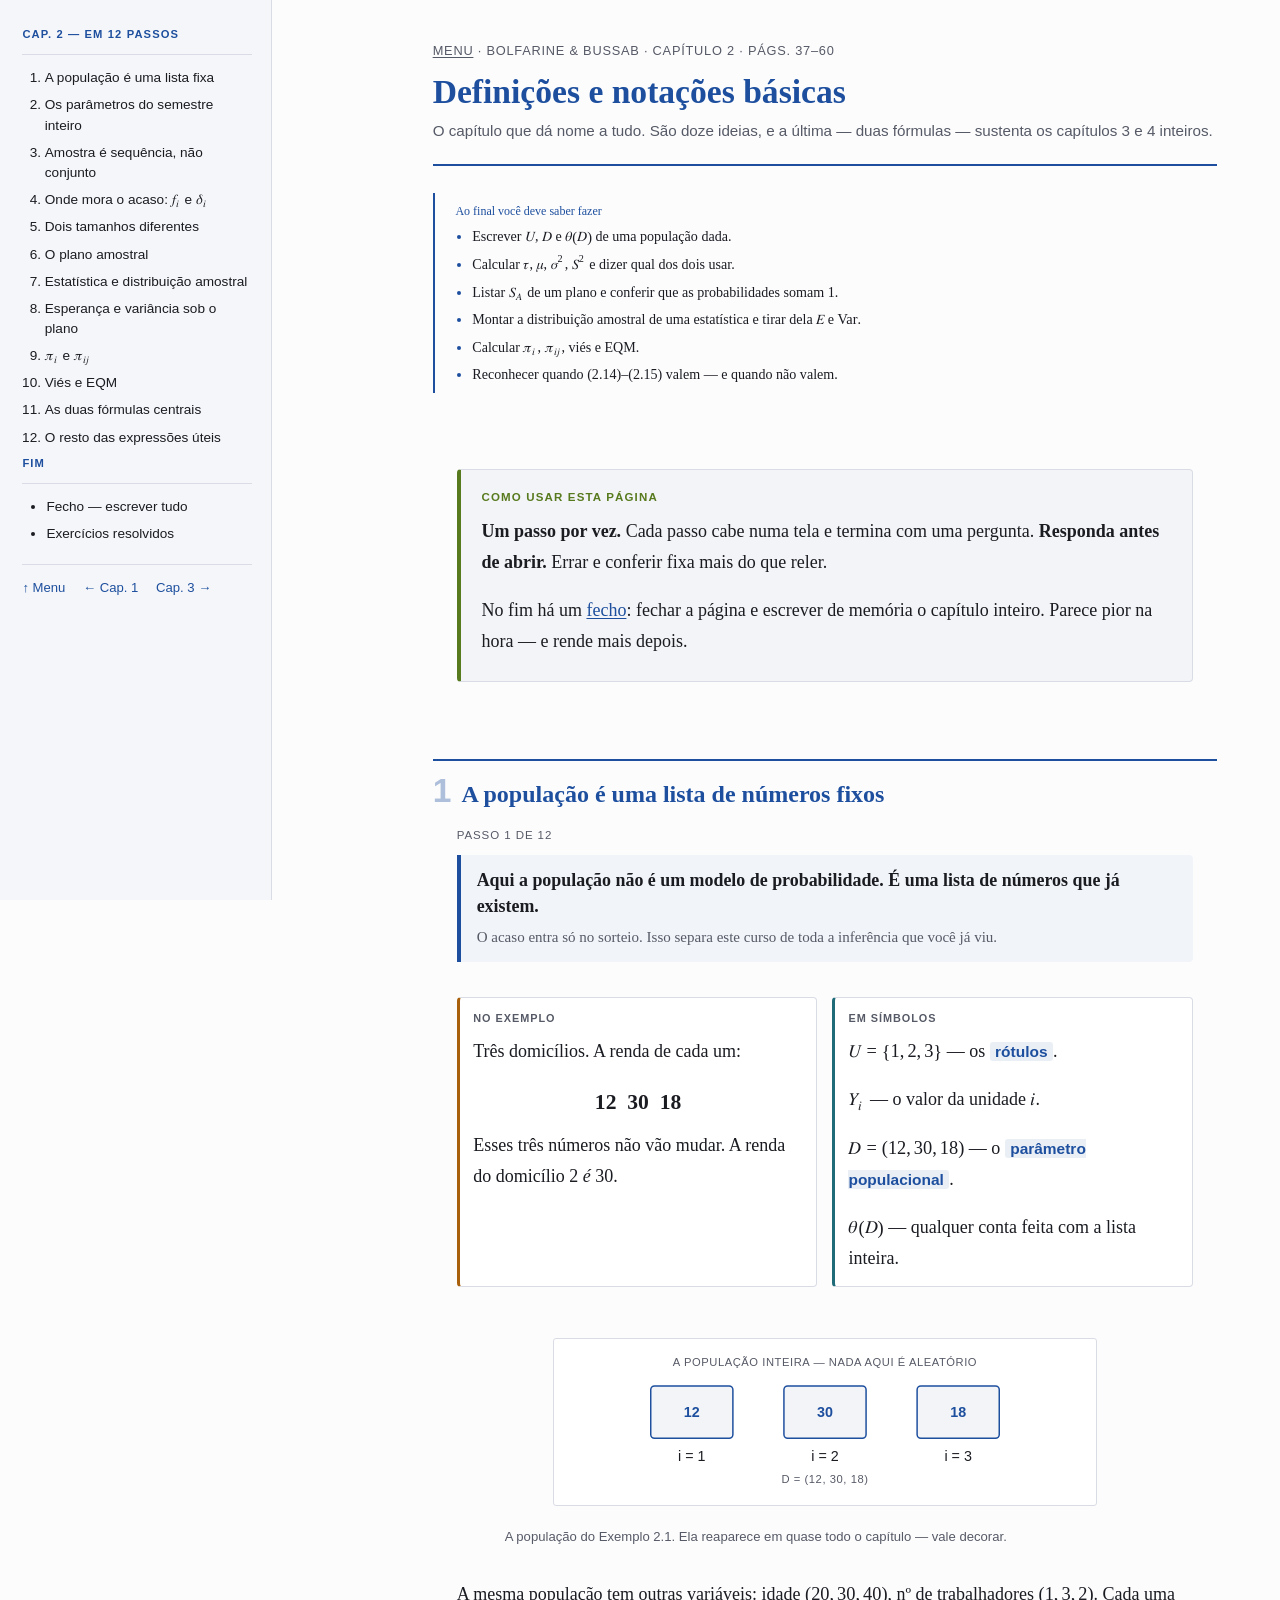
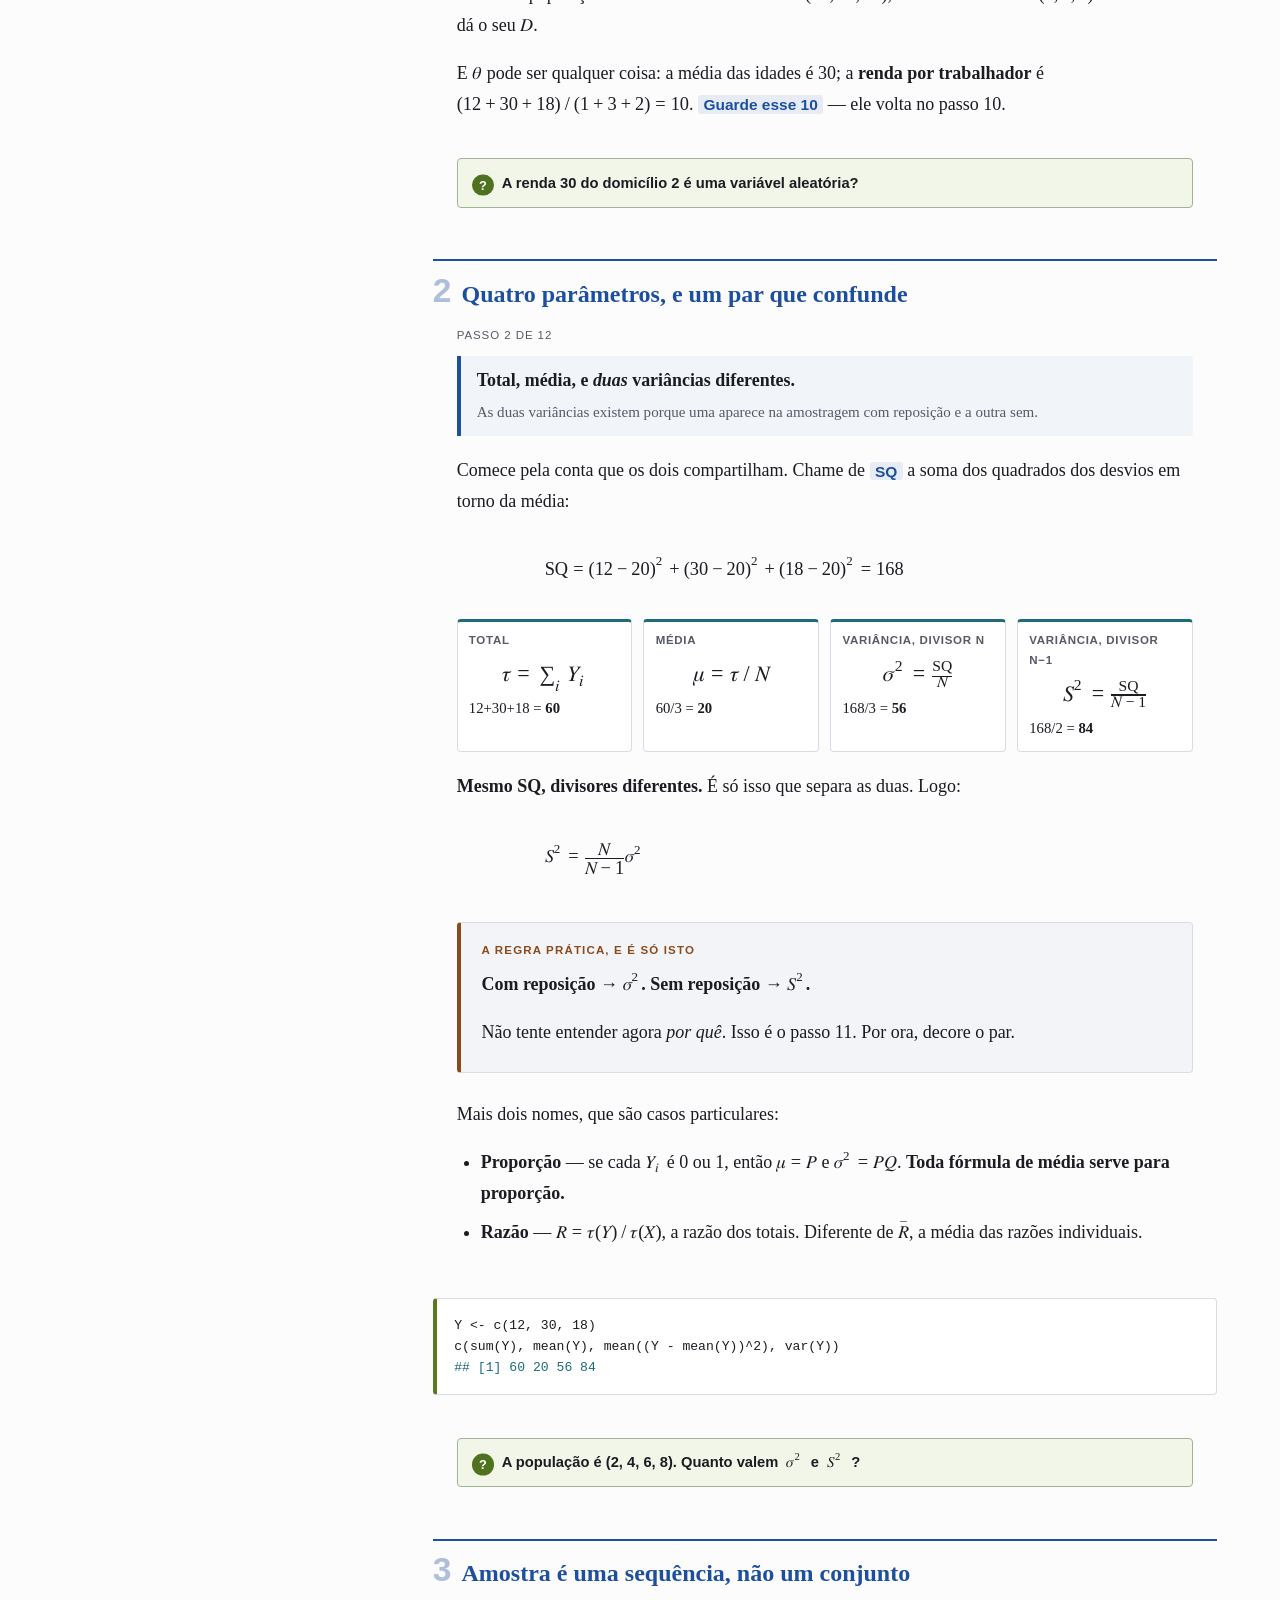
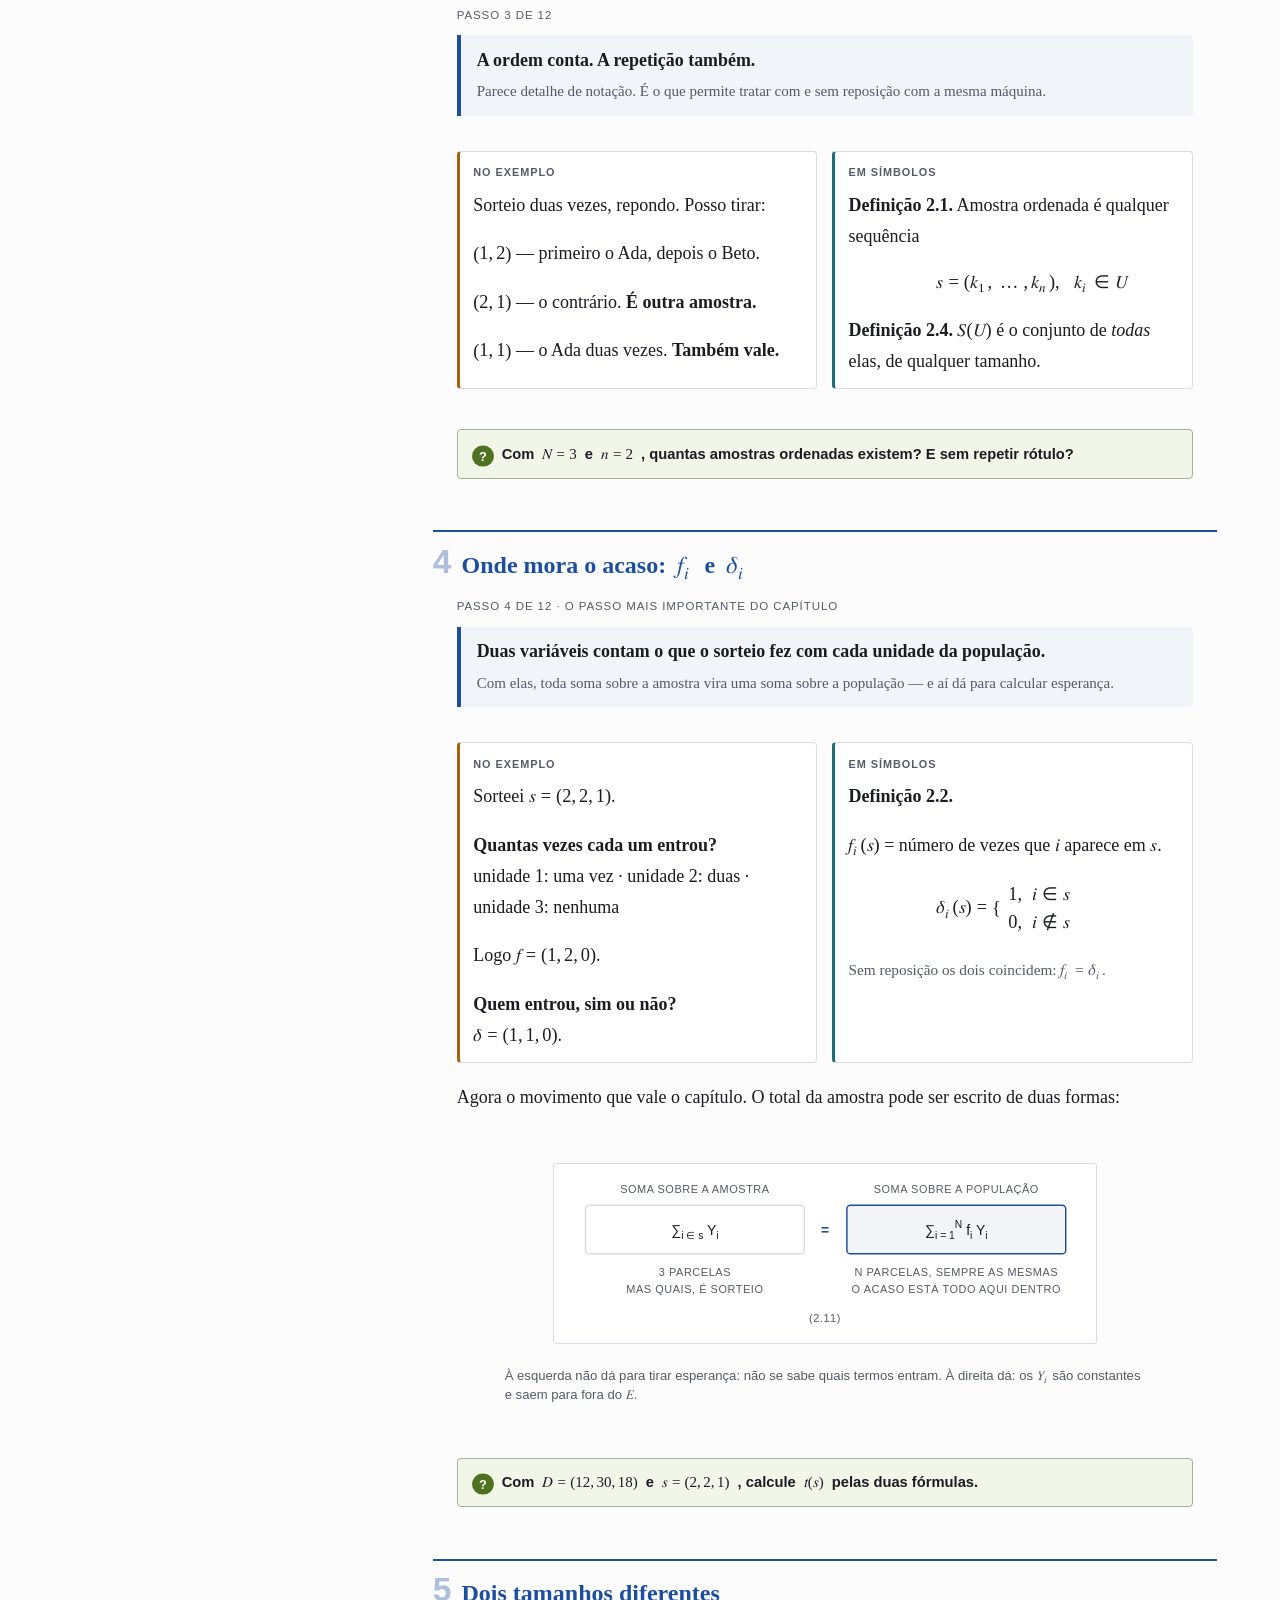
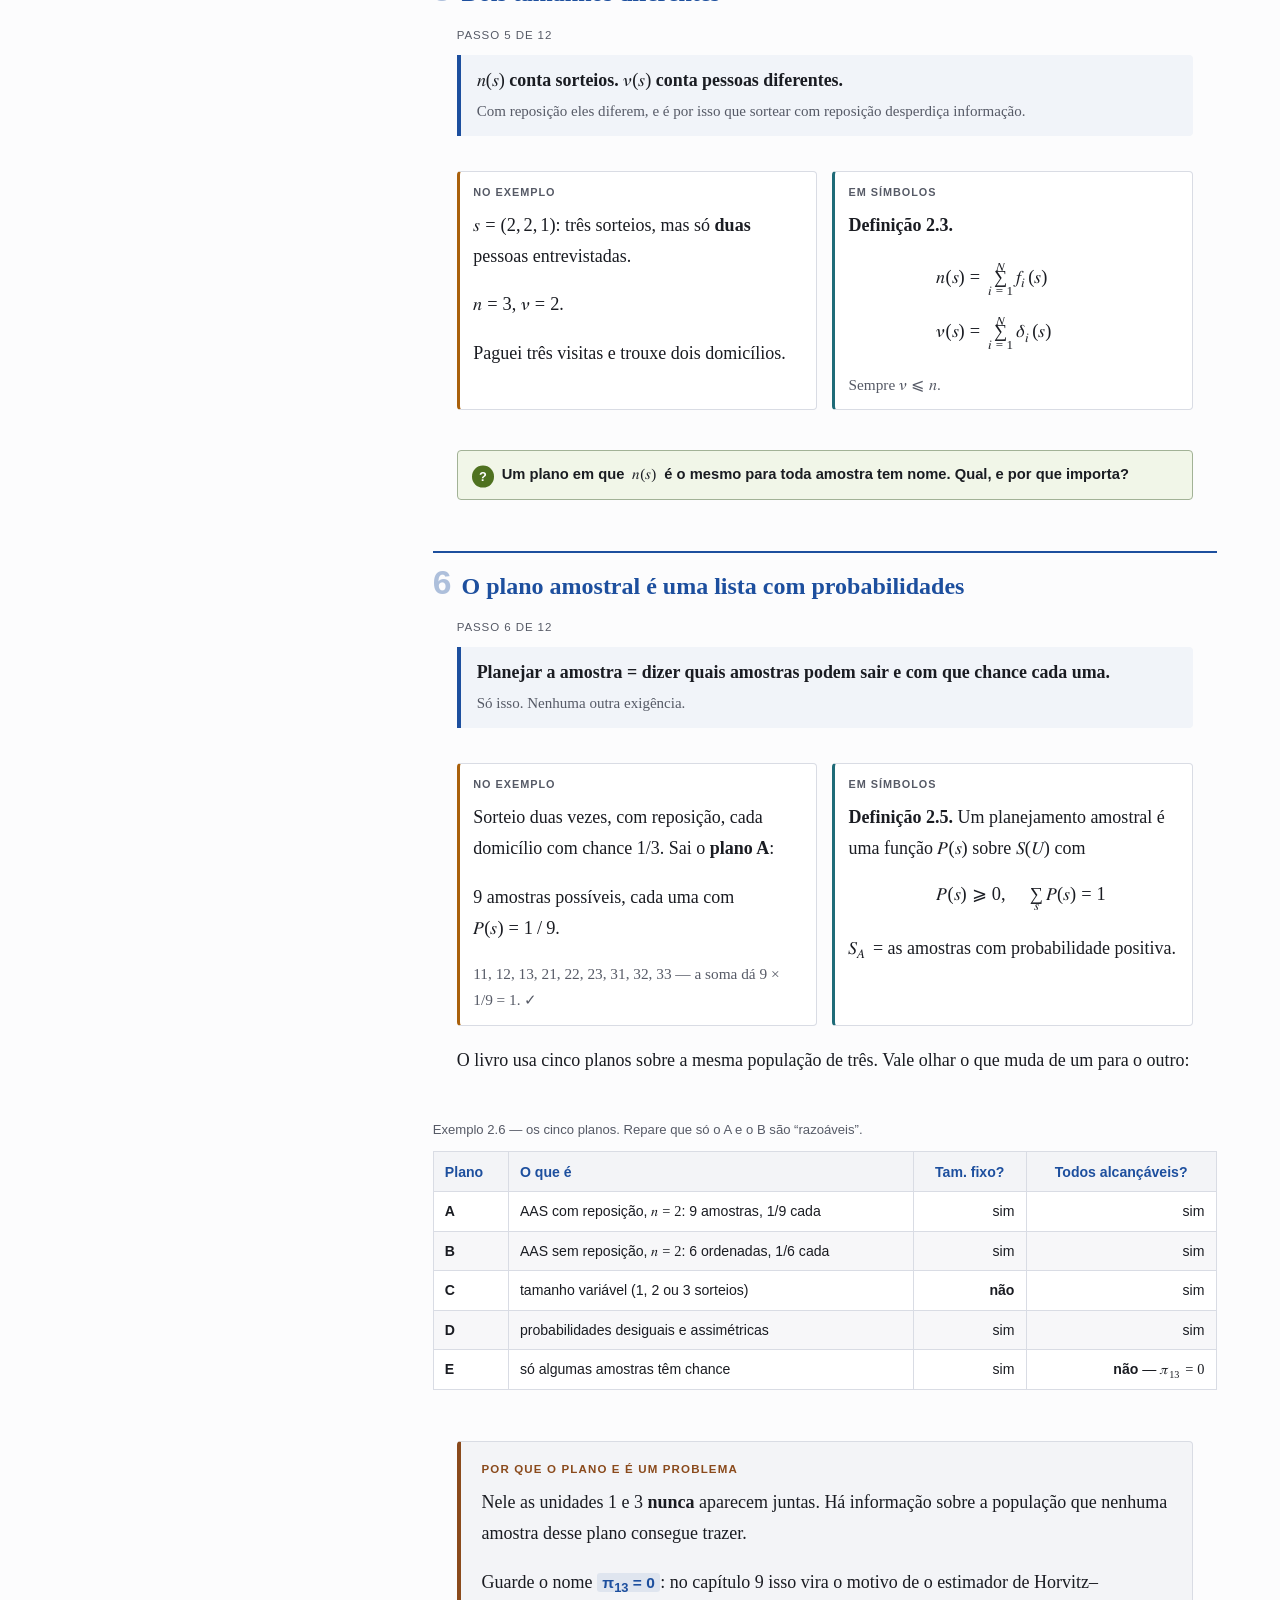
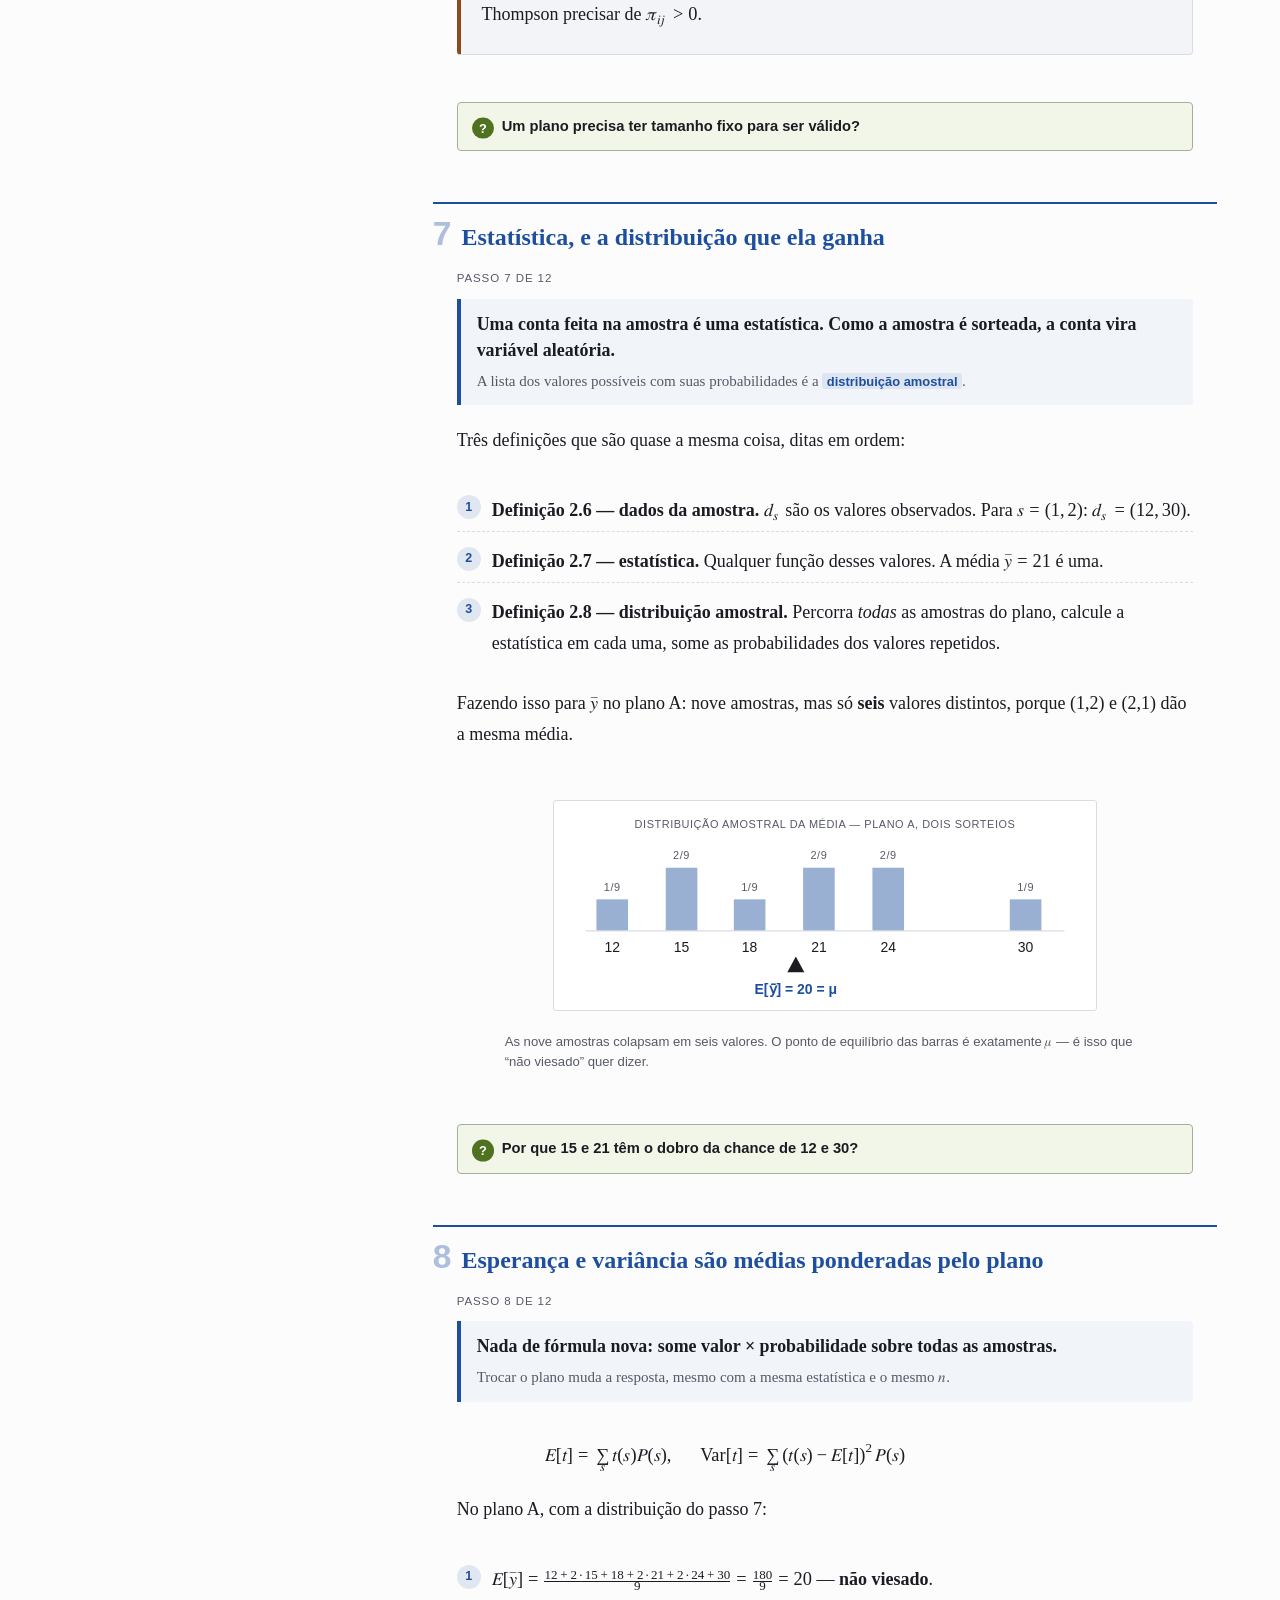
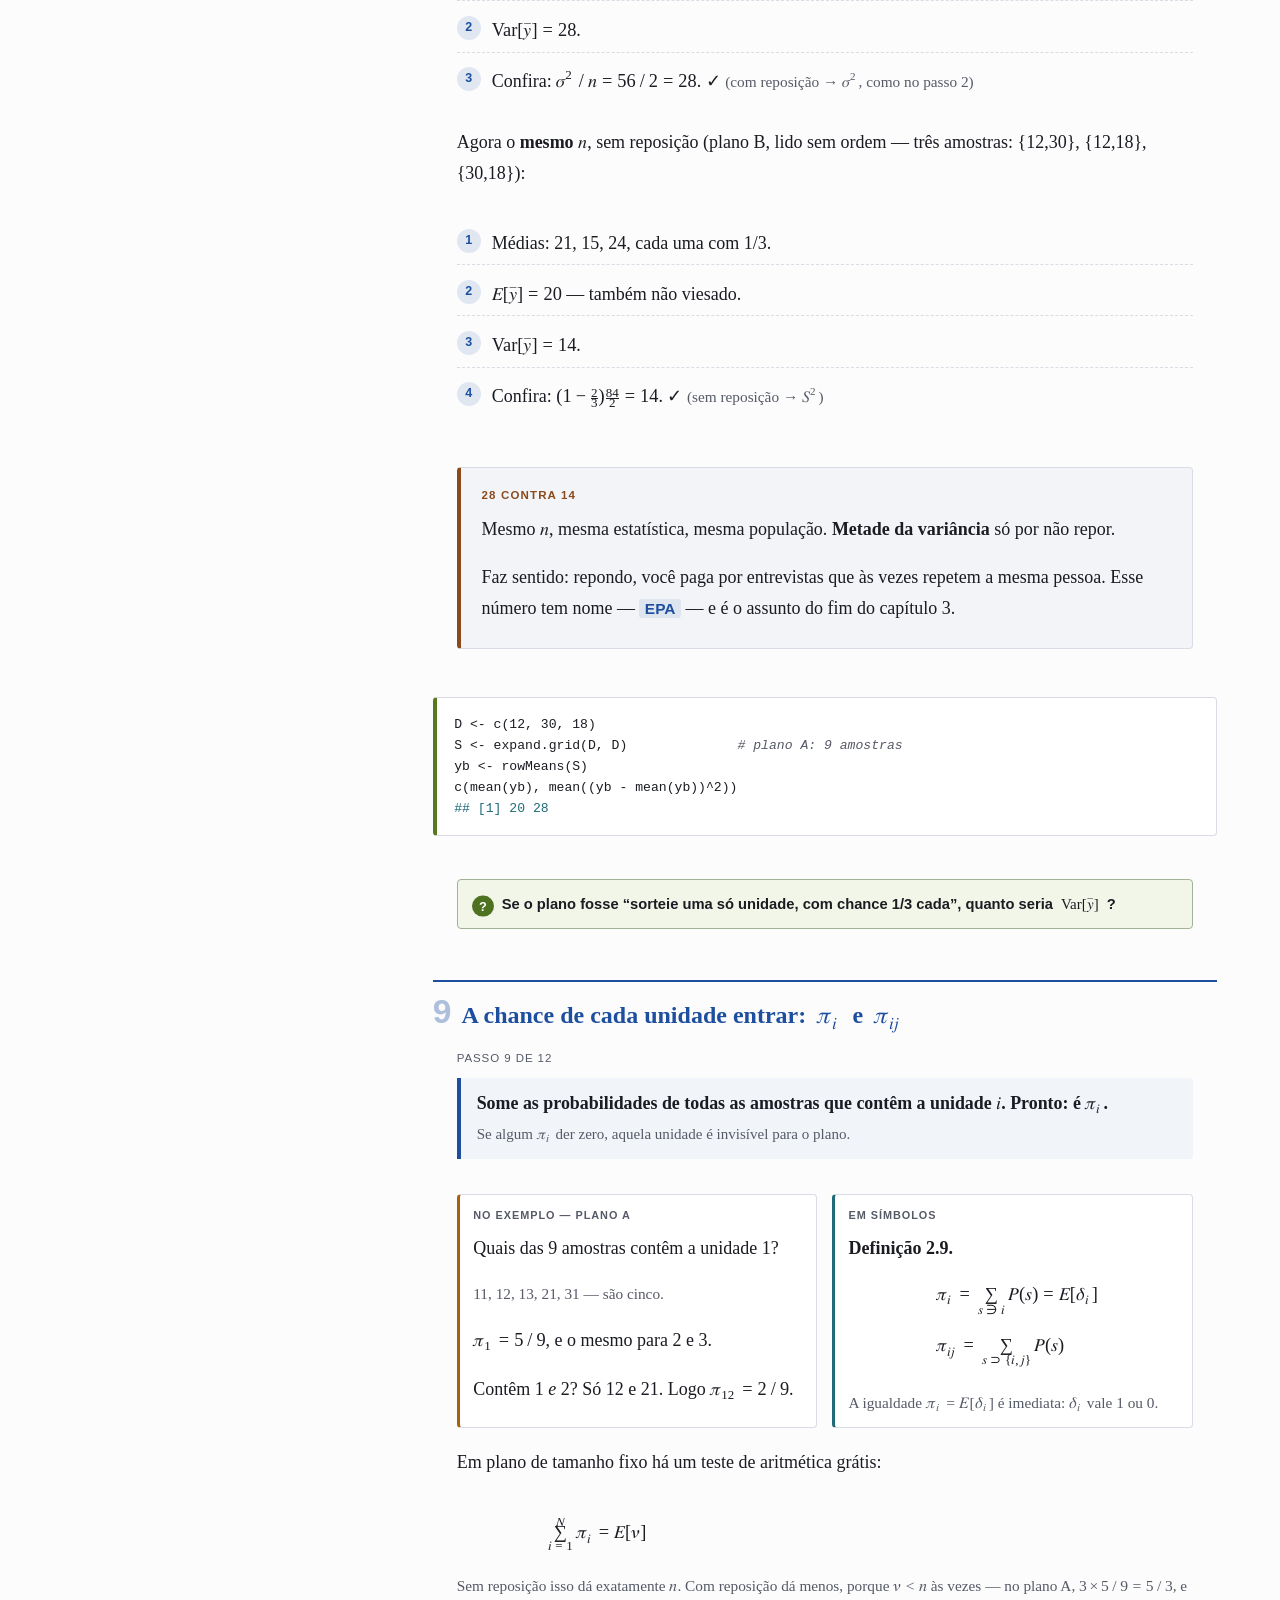
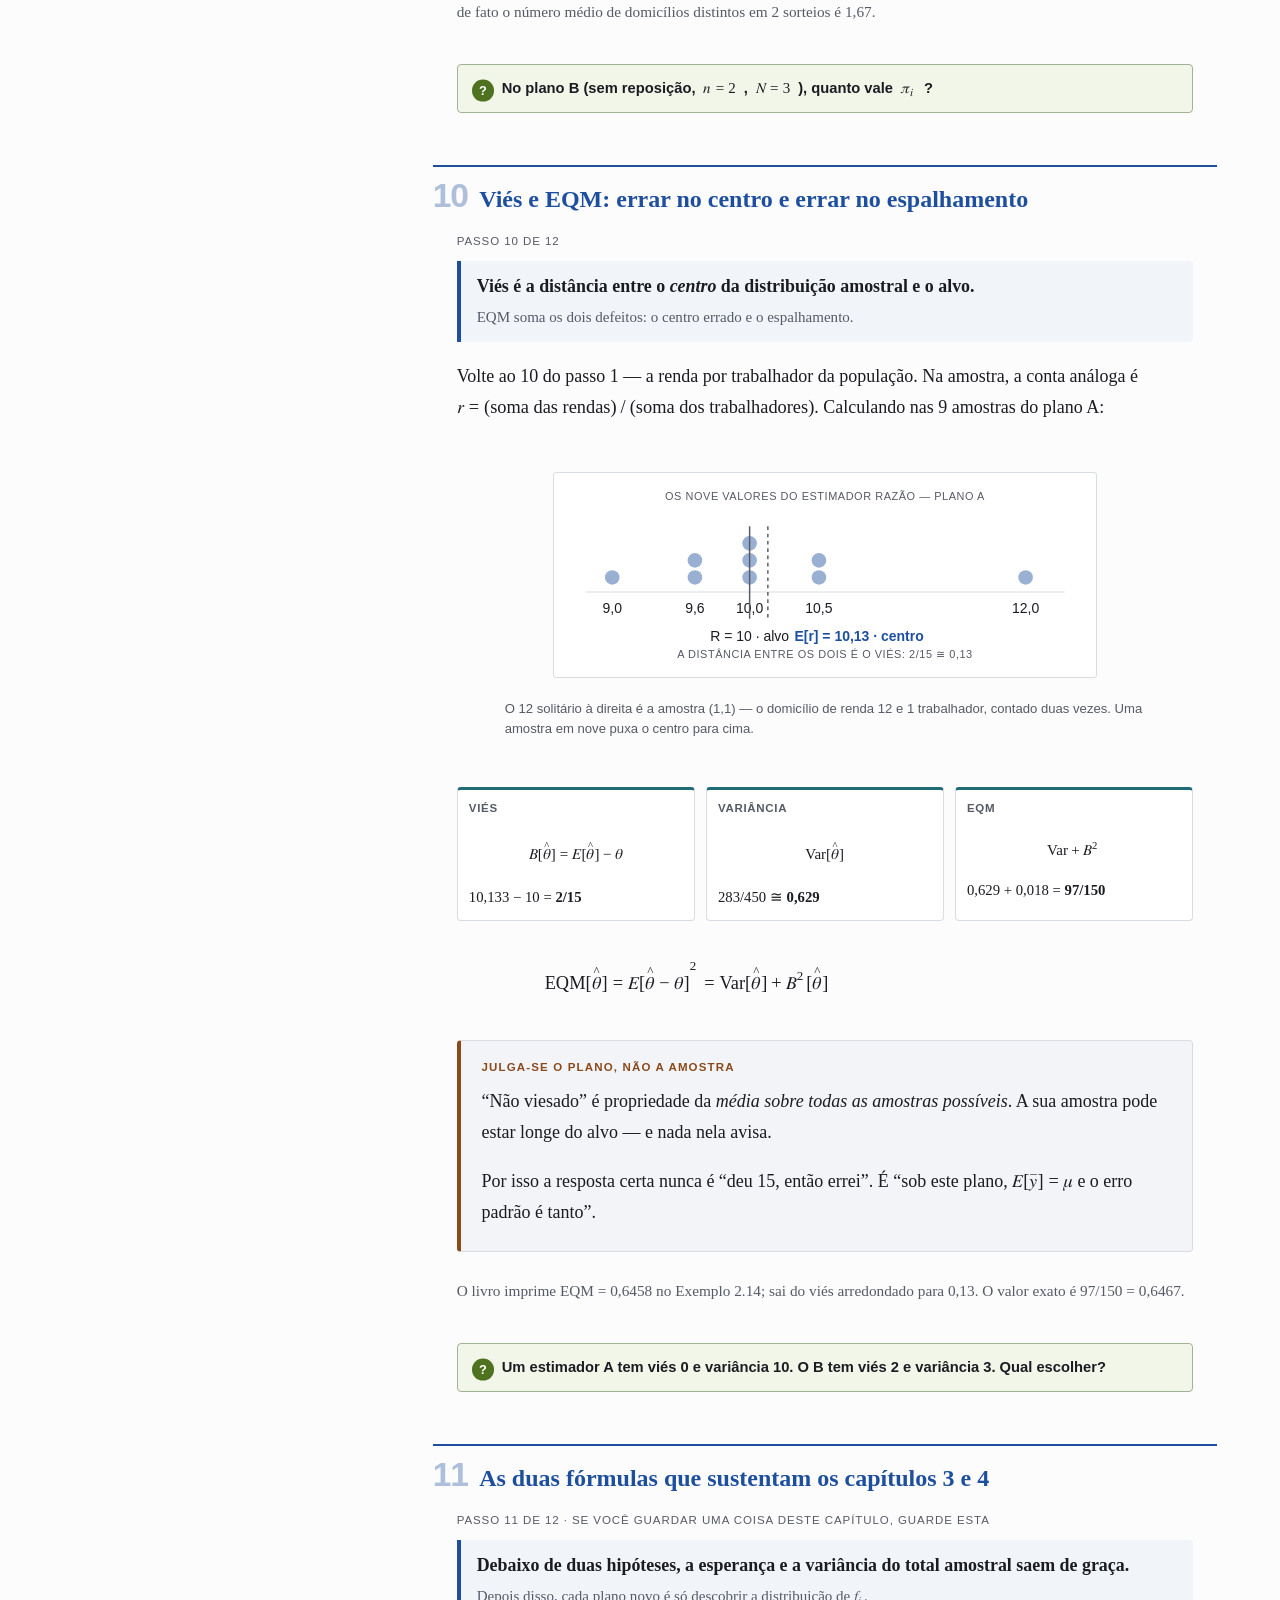
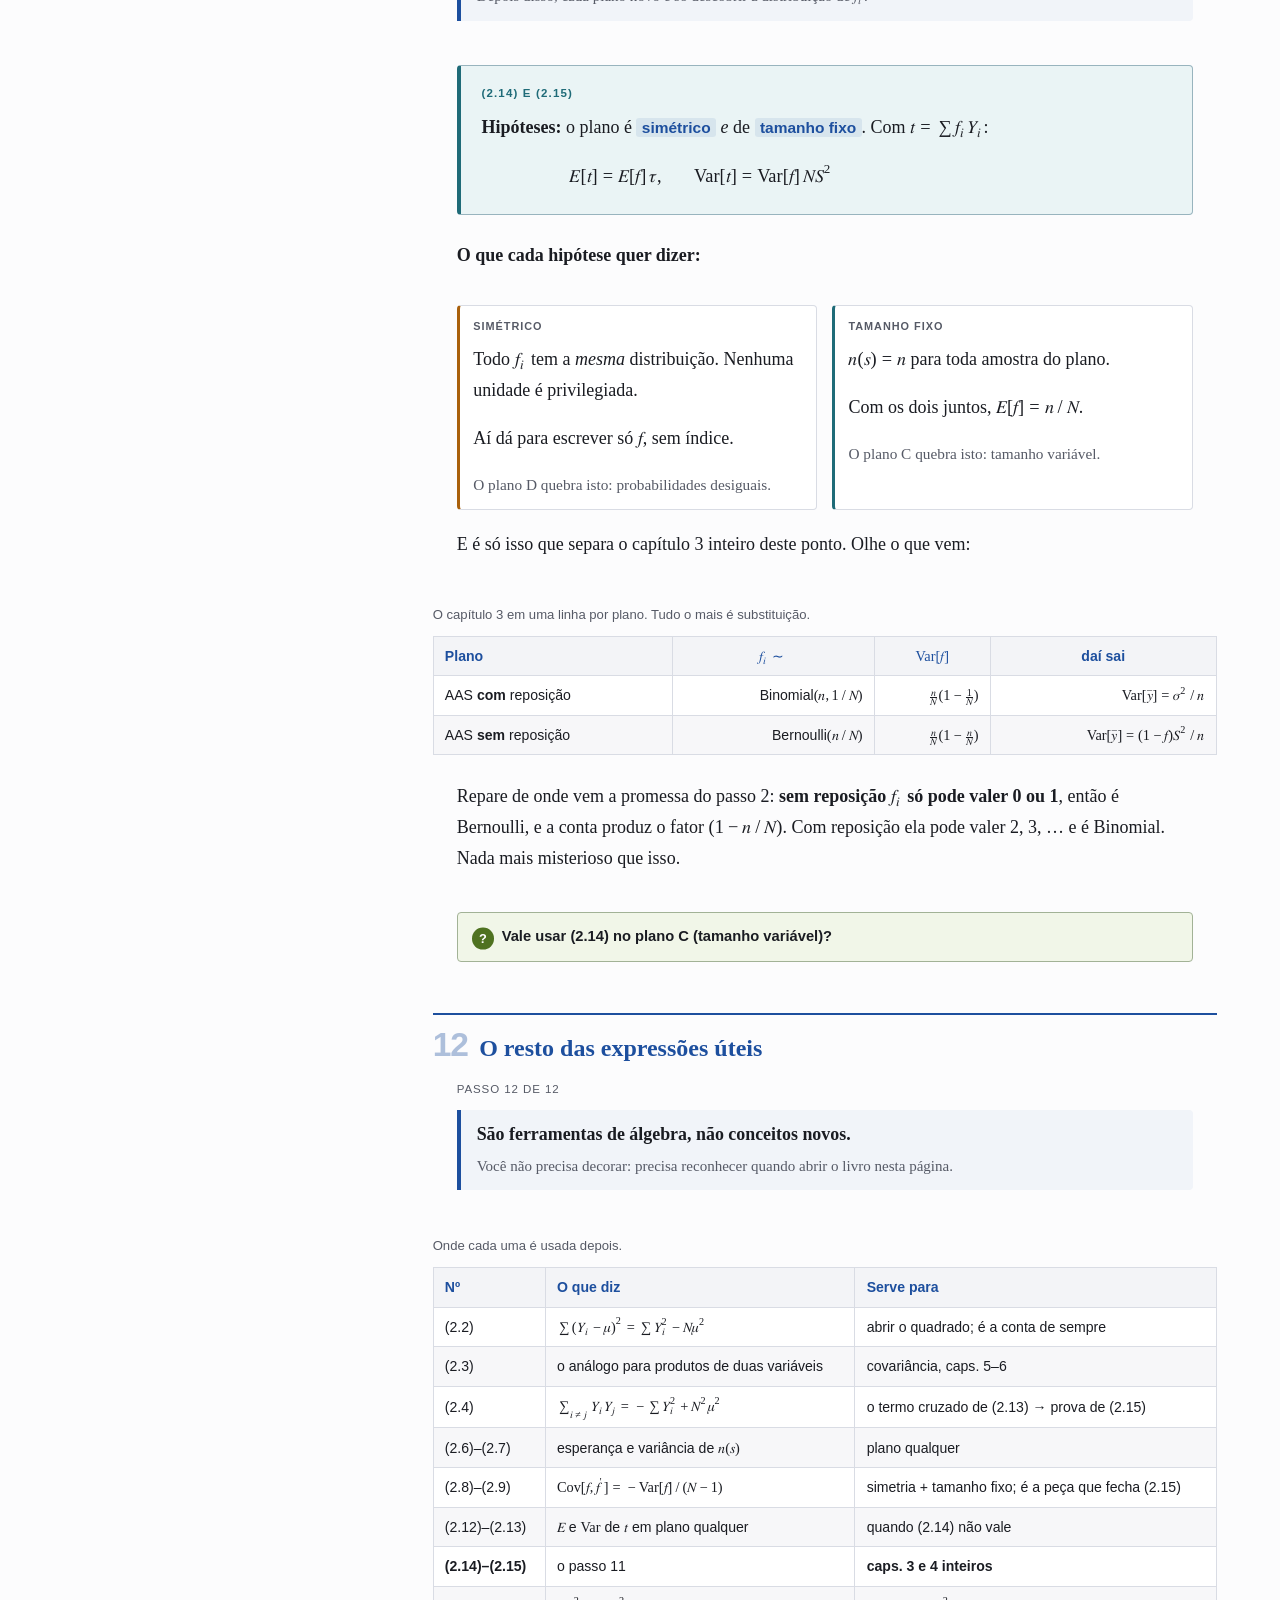
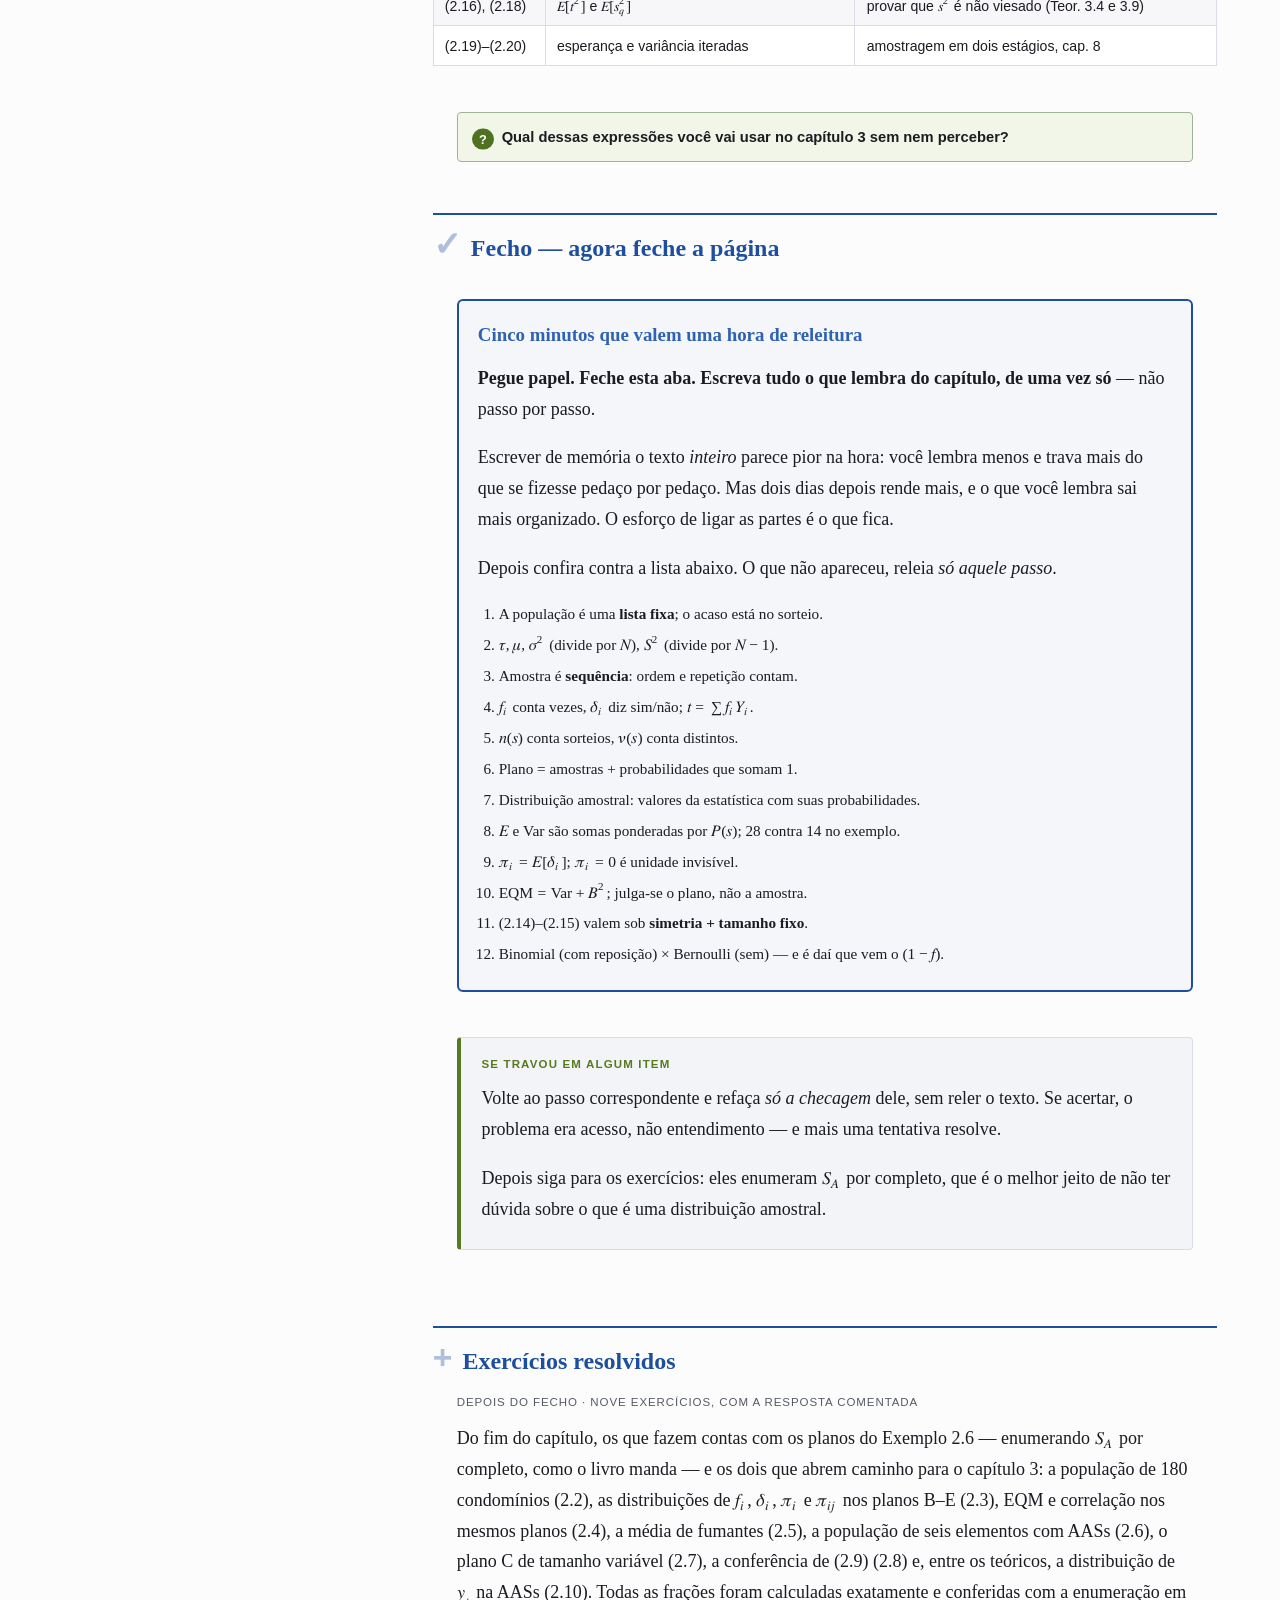
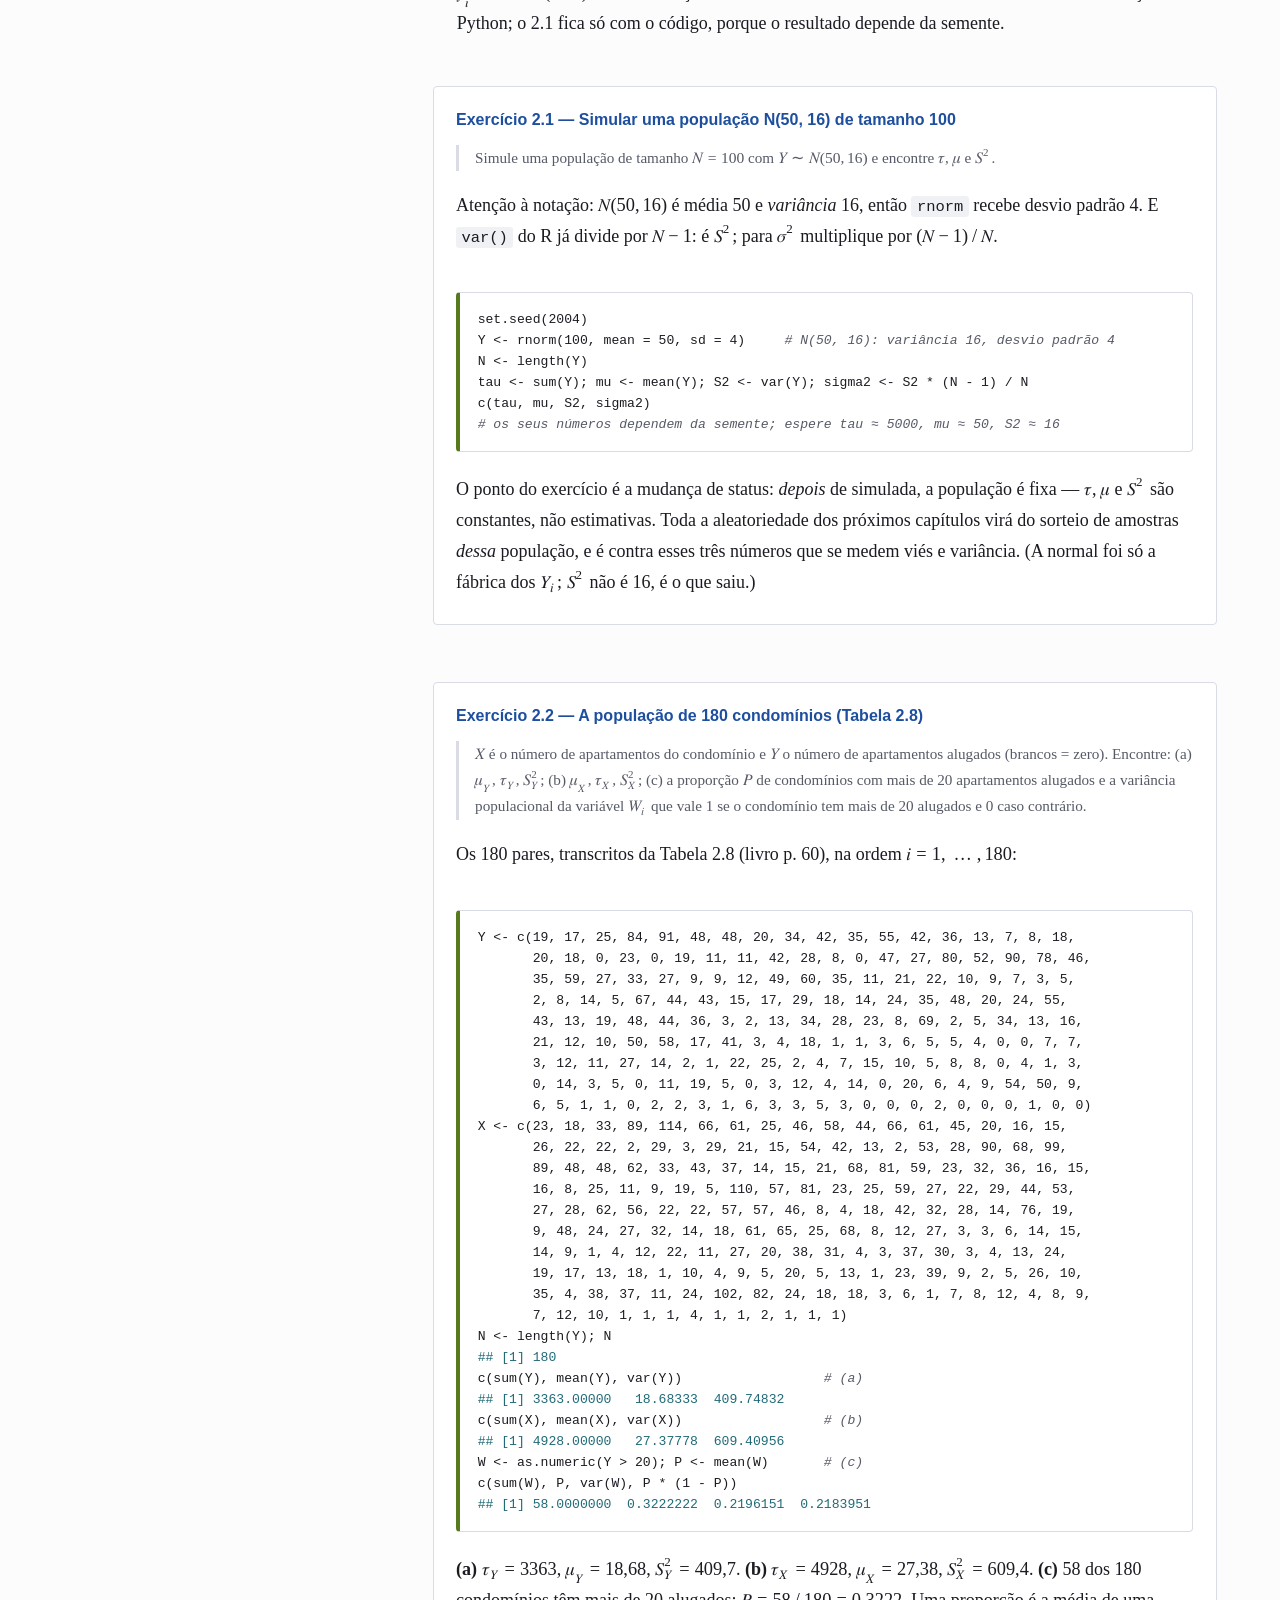
<file: estudo/cap02/02-00-definicoes-e-notacoes-basicas.html>
<!DOCTYPE html>
<html lang="pt-BR">
<head>
<meta charset="utf-8">
<meta name="viewport" content="width=device-width, initial-scale=1">
<!-- Caderno de estudo pessoal: reproduz tabelas e enunciados de obra protegida
     (Bolfarine & Bussab, IME-USP) para uso próprio. Fora dos buscadores. -->
<meta name="robots" content="noindex, nofollow">
<title>Cap. 2 — Definições e notações básicas</title>
<link rel="stylesheet" href="../assets/tema.css?v=1">
<link rel="stylesheet" href="../assets/estilo.css?v=1">
<link rel="stylesheet" href="../assets/aula.css?v=1">
</head>
<body>

<details class="menu-lateral" open>
  <summary>Índice da aula</summary>
  <nav class="painel">
    <p class="painel-titulo">Cap. 2 — em 12 passos</p>
    <ol>
      <li><a href="#p1">A população é uma lista fixa</a></li>
      <li><a href="#p2">Os parâmetros do semestre inteiro</a></li>
      <li><a href="#p3">Amostra é sequência, não conjunto</a></li>
      <li><a href="#p4">Onde mora o acaso: <math><msub><mi>f</mi><mi>i</mi></msub></math> e <math><msub><mi>δ</mi><mi>i</mi></msub></math></a></li>
      <li><a href="#p5">Dois tamanhos diferentes</a></li>
      <li><a href="#p6">O plano amostral</a></li>
      <li><a href="#p7">Estatística e distribuição amostral</a></li>
      <li><a href="#p8">Esperança e variância sob o plano</a></li>
      <li><a href="#p9"><math><msub><mi>π</mi><mi>i</mi></msub></math> e <math><msub><mi>π</mi><mrow><mi>i</mi><mi>j</mi></mrow></msub></math></a></li>
      <li><a href="#p10">Viés e EQM</a></li>
      <li><a href="#p11">As duas fórmulas centrais</a></li>
      <li><a href="#p12">O resto das expressões úteis</a></li>
    </ol>
    <p class="painel-titulo">Fim</p>
    <ul>
      <li><a href="#fecho">Fecho — escrever tudo</a></li>
      <li><a href="#exercicios">Exercícios resolvidos</a></li>
    </ul>
    <p class="extras">
      <a href="../index.html">↑ Menu</a>
      <a href="../cap01/01-00-nocoes-basicas.html">← Cap. 1</a>
      <a href="../cap03/03-00-amostragem-aleatoria-simples.html">Cap. 3 →</a>
    </p>
  </nav>
</details>

<div class="pagina" id="topo">

<header class="topo">
  <p class="migalha"><a href="../index.html">Menu</a> · Bolfarine &amp; Bussab · Capítulo 2 · págs. 37–60</p>
  <h1>Definições e notações básicas</h1>
  <p class="subtitulo">O capítulo que dá nome a tudo. São doze ideias, e a última — duas fórmulas — sustenta os capítulos 3 e 4 inteiros.</p>
</header>

<div class="objetivo">
  <span class="rotulo">Ao final você deve saber fazer</span>
  <ul>
    <li>Escrever <math><mi>U</mi></math>, <math><mi mathvariant="bold">D</mi></math> e <math><mi>θ</mi><mo>(</mo><mi mathvariant="bold">D</mi><mo>)</mo></math> de uma população dada.</li>
    <li>Calcular <math><mi>τ</mi></math>, <math><mi>μ</mi></math>, <math><msup><mi>σ</mi><mn>2</mn></msup></math>, <math><msup><mi>S</mi><mn>2</mn></msup></math> e dizer qual dos dois usar.</li>
    <li>Listar <math><msub><mi>S</mi><mi>A</mi></msub></math> de um plano e conferir que as probabilidades somam 1.</li>
    <li>Montar a distribuição amostral de uma estatística e tirar dela <math><mi>E</mi></math> e <math><mi>Var</mi></math>.</li>
    <li>Calcular <math><msub><mi>π</mi><mi>i</mi></msub></math>, <math><msub><mi>π</mi><mrow><mi>i</mi><mi>j</mi></mrow></msub></math>, viés e EQM.</li>
    <li>Reconhecer quando (2.14)–(2.15) valem — e quando não valem.</li>
  </ul>
</div>

<div class="caixa pratica">
  <span class="rotulo">Como usar esta página</span>
  <p><strong>Um passo por vez.</strong> Cada passo cabe numa tela e termina com uma pergunta. <strong>Responda antes de abrir.</strong> Errar e conferir fixa mais do que reler.</p>
  <p>No fim há um <a href="#fecho">fecho</a>: fechar a página e escrever de memória o capítulo inteiro. Parece pior na hora — e rende mais depois.</p>
</div>

<!-- ==================================================================== 1 -->

<h2 class="passo" id="p1"><span class="n">1</span> A população é uma lista de números fixos</h2>
<p class="marco">Passo 1 de 12</p>

<div class="ideia">
  <p>Aqui a população não é um modelo de probabilidade. É uma lista de números que já existem.</p>
  <p>O acaso entra só no sorteio. Isso separa este curso de toda a inferência que você já viu.</p>
</div>

<div class="par">
  <div class="caso">
    <h4>No exemplo</h4>
    <p>Três domicílios. A renda de cada um:</p>
    <p class="numerao"><strong>12&nbsp;&nbsp;30&nbsp;&nbsp;18</strong></p>
    <p>Esses três números não vão mudar. A renda do domicílio 2 <em>é</em> 30.</p>
  </div>
  <div class="simb">
    <h4>Em símbolos</h4>
    <p><math><mi>U</mi><mo>=</mo><mo>{</mo><mn>1</mn><mo>,</mo><mn>2</mn><mo>,</mo><mn>3</mn><mo>}</mo></math> — os <span class="chip">rótulos</span>.</p>
    <p><math><msub><mi>Y</mi><mi>i</mi></msub></math> — o valor da unidade <math><mi>i</mi></math>.</p>
    <p><math><mi mathvariant="bold">D</mi><mo>=</mo><mo>(</mo><mn>12</mn><mo>,</mo><mn>30</mn><mo>,</mo><mn>18</mn><mo>)</mo></math> — o <span class="chip">parâmetro populacional</span>.</p>
    <p><math><mi>θ</mi><mo>(</mo><mi mathvariant="bold">D</mi><mo>)</mo></math> — qualquer conta feita com a lista inteira.</p>
  </div>
</div>

<figure class="diagrama">
  <svg viewBox="0 0 420 118" xmlns="http://www.w3.org/2000/svg" role="img" aria-label="Três caixas com os valores 12, 30 e 18, rotuladas i igual a 1, 2 e 3; a lista inteira é D.">
    <text x="210" y="14" class="tx-rot">a população inteira — nada aqui é aleatório</text>
    <rect x="70"  y="30" width="66" height="42" class="cx"/>
    <rect x="177" y="30" width="66" height="42" class="cx"/>
    <rect x="284" y="30" width="66" height="42" class="cx"/>
    <text x="103" y="51" class="tx-crit">12</text>
    <text x="210" y="51" class="tx-crit">30</text>
    <text x="317" y="51" class="tx-crit">18</text>
    <text x="103" y="86" class="tx">i = 1</text>
    <text x="210" y="86" class="tx">i = 2</text>
    <text x="317" y="86" class="tx">i = 3</text>
    <text x="210" y="108" class="tx-rot">D = (12, 30, 18)</text>
  </svg>
  <figcaption>A população do Exemplo 2.1. Ela reaparece em quase todo o capítulo — vale decorar.</figcaption>
</figure>

<p>A mesma população tem outras variáveis: idade <math><mo>(</mo><mn>20</mn><mo>,</mo><mn>30</mn><mo>,</mo><mn>40</mn><mo>)</mo></math>, nº de trabalhadores <math><mo>(</mo><mn>1</mn><mo>,</mo><mn>3</mn><mo>,</mo><mn>2</mn><mo>)</mo></math>. Cada uma dá o seu <math><mi mathvariant="bold">D</mi></math>.</p>

<p>E <math><mi>θ</mi></math> pode ser qualquer coisa: a média das idades é 30; a <strong>renda por trabalhador</strong> é <math><mo>(</mo><mn>12</mn><mo>+</mo><mn>30</mn><mo>+</mo><mn>18</mn><mo>)</mo><mo>/</mo><mo>(</mo><mn>1</mn><mo>+</mo><mn>3</mn><mo>+</mo><mn>2</mn><mo>)</mo><mo>=</mo><mn>10</mn></math>. <span class="chip">Guarde esse 10</span> — ele volta no passo 10.</p>

<details class="checagem">
  <summary>A renda 30 do domicílio 2 é uma variável aleatória?</summary>
  <div class="resposta">
    <p><strong>Não.</strong> É uma constante. Ninguém sorteou aquele 30.</p>
    <p>O que é aleatório é <em>qual domicílio entra na amostra</em>. Por isso as letras maiúsculas (<math><msub><mi>Y</mi><mi>i</mi></msub></math>) são fixas e as minúsculas (<math><msub><mi>y</mi><mi>i</mi></msub></math>, o que você observa na posição <math><mi>i</mi></math> da amostra) é que são aleatórias.</p>
  </div>
</details>

<!-- ==================================================================== 2 -->

<h2 class="passo" id="p2"><span class="n">2</span> Quatro parâmetros, e um par que confunde</h2>
<p class="marco">Passo 2 de 12</p>

<div class="ideia">
  <p>Total, média, e <em>duas</em> variâncias diferentes.</p>
  <p>As duas variâncias existem porque uma aparece na amostragem com reposição e a outra sem.</p>
</div>

<p>Comece pela conta que os dois compartilham. Chame de <span class="chip">SQ</span> a soma dos quadrados dos desvios em torno da média:</p>

<div class="eq"><math display="block"><mrow><mi>SQ</mi><mo>=</mo><msup><mrow><mo stretchy="false">(</mo><mn>12</mn><mo>−</mo><mn>20</mn><mo stretchy="false">)</mo></mrow><mn>2</mn></msup><mo>+</mo><msup><mrow><mo stretchy="false">(</mo><mn>30</mn><mo>−</mo><mn>20</mn><mo stretchy="false">)</mo></mrow><mn>2</mn></msup><mo>+</mo><msup><mrow><mo stretchy="false">(</mo><mn>18</mn><mo>−</mo><mn>20</mn><mo stretchy="false">)</mo></mrow><mn>2</mn></msup><mo>=</mo><mn>168</mn></mrow></math></div>

<div class="fileira">
  <div><strong>Total</strong><p class="numerao"><math><mrow><mi>τ</mi><mo>=</mo><munder><mo>∑</mo><mi>i</mi></munder><msub><mi>Y</mi><mi>i</mi></msub></mrow></math></p><p>12+30+18 = <strong>60</strong></p></div>
  <div><strong>Média</strong><p class="numerao"><math><mrow><mi>μ</mi><mo>=</mo><mi>τ</mi><mo>/</mo><mi>N</mi></mrow></math></p><p>60/3 = <strong>20</strong></p></div>
  <div><strong>Variância, divisor N</strong><p class="numerao"><math><mrow><msup><mi>σ</mi><mn>2</mn></msup><mo>=</mo><mfrac><mi>SQ</mi><mi>N</mi></mfrac></mrow></math></p><p>168/3 = <strong>56</strong></p></div>
  <div><strong>Variância, divisor N−1</strong><p class="numerao"><math><mrow><msup><mi>S</mi><mn>2</mn></msup><mo>=</mo><mfrac><mi>SQ</mi><mrow><mi>N</mi><mo>−</mo><mn>1</mn></mrow></mfrac></mrow></math></p><p>168/2 = <strong>84</strong></p></div>
</div>

<p><strong>Mesmo SQ, divisores diferentes.</strong> É só isso que separa as duas. Logo:</p>

<div class="eq"><math display="block"><mrow><msup><mi>S</mi><mn>2</mn></msup><mo>=</mo><mfrac><mi>N</mi><mrow><mi>N</mi><mo>−</mo><mn>1</mn></mrow></mfrac><msup><mi>σ</mi><mn>2</mn></msup></mrow></math></div>

<div class="caixa aviso">
  <span class="rotulo">A regra prática, e é só isto</span>
  <p><strong>Com reposição → <math><msup><mi>σ</mi><mn>2</mn></msup></math>. Sem reposição → <math><msup><mi>S</mi><mn>2</mn></msup></math>.</strong></p>
  <p>Não tente entender agora <em>por quê</em>. Isso é o passo 11. Por ora, decore o par.</p>
</div>

<p>Mais dois nomes, que são casos particulares:</p>
<ul>
  <li><strong>Proporção</strong> — se cada <math><msub><mi>Y</mi><mi>i</mi></msub></math> é 0 ou 1, então <math><mi>μ</mi><mo>=</mo><mi>P</mi></math> e <math><msup><mi>σ</mi><mn>2</mn></msup><mo>=</mo><mi>P</mi><mi>Q</mi></math>. <strong>Toda fórmula de média serve para proporção.</strong></li>
  <li><strong>Razão</strong> — <math><mi>R</mi><mo>=</mo><mi>τ</mi><mo>(</mo><mi>Y</mi><mo>)</mo><mo>/</mo><mi>τ</mi><mo>(</mo><mi>X</mi><mo>)</mo></math>, a razão dos totais. Diferente de <math><mover><mi>R</mi><mo>¯</mo></mover></math>, a média das razões individuais.</li>
</ul>

<pre><code>Y &lt;- c(12, 30, 18)
c(sum(Y), mean(Y), mean((Y - mean(Y))^2), var(Y))
<span class="out">## [1] 60 20 56 84</span></code></pre>

<details class="checagem">
  <summary>A população é (2, 4, 6, 8). Quanto valem <math><msup><mi>σ</mi><mn>2</mn></msup></math> e <math><msup><mi>S</mi><mn>2</mn></msup></math>?</summary>
  <div class="resposta">
    <p><math><mi>μ</mi><mo>=</mo><mn>5</mn></math>. Desvios: −3, −1, 1, 3 → soma dos quadrados <math><mo>=</mo><mn>20</mn></math>.</p>
    <p><math><msup><mi>σ</mi><mn>2</mn></msup><mo>=</mo><mn>20</mn><mo>/</mo><mn>4</mn><mo>=</mo><mn>5</mn></math> e <math><msup><mi>S</mi><mn>2</mn></msup><mo>=</mo><mn>20</mn><mo>/</mo><mn>3</mn><mo>≅</mo><mn>6,67</mn></math>.</p>
    <p>Confere com <math><msup><mi>S</mi><mn>2</mn></msup><mo>=</mo><mfrac><mn>4</mn><mn>3</mn></mfrac><mo>×</mo><mn>5</mn></math>. ✓</p>
  </div>
</details>

<!-- ==================================================================== 3 -->

<h2 class="passo" id="p3"><span class="n">3</span> Amostra é uma sequência, não um conjunto</h2>
<p class="marco">Passo 3 de 12</p>

<div class="ideia">
  <p>A ordem conta. A repetição também.</p>
  <p>Parece detalhe de notação. É o que permite tratar com e sem reposição com a mesma máquina.</p>
</div>

<div class="par">
  <div class="caso">
    <h4>No exemplo</h4>
    <p>Sorteio duas vezes, repondo. Posso tirar:</p>
    <p><math><mo>(</mo><mn>1</mn><mo>,</mo><mn>2</mn><mo>)</mo></math> — primeiro o Ada, depois o Beto.</p>
    <p><math><mo>(</mo><mn>2</mn><mo>,</mo><mn>1</mn><mo>)</mo></math> — o contrário. <strong>É outra amostra.</strong></p>
    <p><math><mo>(</mo><mn>1</mn><mo>,</mo><mn>1</mn><mo>)</mo></math> — o Ada duas vezes. <strong>Também vale.</strong></p>
  </div>
  <div class="simb">
    <h4>Em símbolos</h4>
    <p><strong>Definição 2.1.</strong> Amostra ordenada é qualquer sequência</p>
    <div class="eq"><math display="block"><mrow><mi>s</mi><mo>=</mo><mo stretchy="false">(</mo><msub><mi>k</mi><mn>1</mn></msub><mo>,</mo><mo>…</mo><mo>,</mo><msub><mi>k</mi><mi>n</mi></msub><mo stretchy="false">)</mo><mo>,</mo><mspace width="0.6em"/><msub><mi>k</mi><mi>i</mi></msub><mo>∈</mo><mi>U</mi></mrow></math></div>
    <p><strong>Definição 2.4.</strong> <math><mi>S</mi><mo stretchy="false">(</mo><mi>U</mi><mo stretchy="false">)</mo></math> é o conjunto de <em>todas</em> elas, de qualquer tamanho.</p>
  </div>
</div>

<details class="checagem">
  <summary>Com <math><mi>N</mi><mo>=</mo><mn>3</mn></math> e <math><mi>n</mi><mo>=</mo><mn>2</mn></math>, quantas amostras ordenadas existem? E sem repetir rótulo?</summary>
  <div class="resposta">
    <p><strong>9</strong> ordenadas: <math><msup><mn>3</mn><mn>2</mn></msup></math>. São (1,1), (1,2), (1,3), (2,1), (2,2), (2,3), (3,1), (3,2), (3,3).</p>
    <p><strong>6</strong> sem repetir rótulo (<math><mn>3</mn><mo>×</mo><mn>2</mn></math>), que correspondem a <strong>3</strong> pares distintos se a ordem também for ignorada: {1,2}, {1,3}, {2,3}.</p>
  </div>
</details>

<!-- ==================================================================== 4 -->

<h2 class="passo" id="p4"><span class="n">4</span> Onde mora o acaso: <math><msub><mi>f</mi><mi>i</mi></msub></math> e <math><msub><mi>δ</mi><mi>i</mi></msub></math></h2>
<p class="marco">Passo 4 de 12 · o passo mais importante do capítulo</p>

<div class="ideia">
  <p>Duas variáveis contam o que o sorteio fez com cada unidade da população.</p>
  <p>Com elas, toda soma sobre a amostra vira uma soma sobre a população — e aí dá para calcular esperança.</p>
</div>

<div class="par">
  <div class="caso">
    <h4>No exemplo</h4>
    <p>Sorteei <math><mi>s</mi><mo>=</mo><mo stretchy="false">(</mo><mn>2</mn><mo>,</mo><mn>2</mn><mo>,</mo><mn>1</mn><mo stretchy="false">)</mo></math>.</p>
    <p><strong>Quantas vezes cada um entrou?</strong><br>
    unidade 1: uma vez · unidade 2: duas · unidade 3: nenhuma</p>
    <p>Logo <math><mi mathvariant="bold">f</mi><mo>=</mo><mo stretchy="false">(</mo><mn>1</mn><mo>,</mo><mn>2</mn><mo>,</mo><mn>0</mn><mo stretchy="false">)</mo></math>.</p>
    <p><strong>Quem entrou, sim ou não?</strong><br>
    <math><mi mathvariant="bold">δ</mi><mo>=</mo><mo stretchy="false">(</mo><mn>1</mn><mo>,</mo><mn>1</mn><mo>,</mo><mn>0</mn><mo stretchy="false">)</mo></math>.</p>
  </div>
  <div class="simb">
    <h4>Em símbolos</h4>
    <p><strong>Definição 2.2.</strong></p>
    <p><math><msub><mi>f</mi><mi>i</mi></msub><mo stretchy="false">(</mo><mi>s</mi><mo stretchy="false">)</mo></math> = número de vezes que <math><mi>i</mi></math> aparece em <math><mi>s</mi></math>.</p>
    <div class="eq"><math display="block"><mrow><msub><mi>δ</mi><mi>i</mi></msub><mo stretchy="false">(</mo><mi>s</mi><mo stretchy="false">)</mo><mo>=</mo><mrow><mo>{</mo><mtable columnalign="left"><mtr><mtd><mn>1</mn><mo>,</mo><mspace width="0.4em"/><mi>i</mi><mo>∈</mo><mi>s</mi></mtd></mtr><mtr><mtd><mn>0</mn><mo>,</mo><mspace width="0.4em"/><mi>i</mi><mo>∉</mo><mi>s</mi></mtd></mtr></mtable></mrow></mrow></math></div>
    <p class="miudo">Sem reposição os dois coincidem: <math><msub><mi>f</mi><mi>i</mi></msub><mo>=</mo><msub><mi>δ</mi><mi>i</mi></msub></math>.</p>
  </div>
</div>

<p>Agora o movimento que vale o capítulo. O total da amostra pode ser escrito de duas formas:</p>

<figure class="diagrama">
  <svg viewBox="0 0 430 132" xmlns="http://www.w3.org/2000/svg" role="img" aria-label="A soma sobre a amostra, com três parcelas sorteadas, é igual à soma sobre a população, com N parcelas fixas ponderadas por f i.">
    <text x="108" y="16" class="tx-rot">soma sobre a amostra</text>
    <rect x="18" y="26" width="180" height="40" class="cx-folha"/>
    <text x="108" y="46" class="tx">∑<tspan baseline-shift="sub" font-size="8.5">i ∈ s</tspan> Y<tspan baseline-shift="sub" font-size="8.5">i</tspan></text>
    <text x="108" y="84" class="tx-rot">3 parcelas</text>
    <text x="108" y="98" class="tx-rot">mas quais, é sorteio</text>

    <text x="215" y="46" class="tx-crit">=</text>

    <text x="323" y="16" class="tx-rot">soma sobre a população</text>
    <rect x="233" y="26" width="180" height="40" class="cx"/>
    <text x="323" y="46" class="tx">∑<tspan baseline-shift="sub" font-size="8.5">i = 1</tspan><tspan baseline-shift="super" font-size="8.5">N</tspan> f<tspan baseline-shift="sub" font-size="8.5">i</tspan> Y<tspan baseline-shift="sub" font-size="8.5">i</tspan></text>
    <text x="323" y="84" class="tx-rot">N parcelas, sempre as mesmas</text>
    <text x="323" y="98" class="tx-rot">o acaso está todo aqui dentro</text>
    <text x="215" y="122" class="tx-rot">(2.11)</text>
  </svg>
  <figcaption>À esquerda não dá para tirar esperança: não se sabe quais termos entram. À direita dá: os <math><msub><mi>Y</mi><mi>i</mi></msub></math> são constantes e saem para fora do <math><mi>E</mi></math>.</figcaption>
</figure>

<details class="checagem">
  <summary>Com <math><mi mathvariant="bold">D</mi><mo>=</mo><mo stretchy="false">(</mo><mn>12</mn><mo>,</mo><mn>30</mn><mo>,</mo><mn>18</mn><mo stretchy="false">)</mo></math> e <math><mi>s</mi><mo>=</mo><mo stretchy="false">(</mo><mn>2</mn><mo>,</mo><mn>2</mn><mo>,</mo><mn>1</mn><mo stretchy="false">)</mo></math>, calcule <math><mi>t</mi><mo stretchy="false">(</mo><mi>s</mi><mo stretchy="false">)</mo></math> pelas duas fórmulas.</summary>
  <div class="resposta">
    <p><strong>Pela amostra:</strong> <math><mn>30</mn><mo>+</mo><mn>30</mn><mo>+</mo><mn>12</mn><mo>=</mo><mn>72</mn></math>.</p>
    <p><strong>Pela população:</strong> <math><mn>1</mn><mo>×</mo><mn>12</mn><mo>+</mo><mn>2</mn><mo>×</mo><mn>30</mn><mo>+</mo><mn>0</mn><mo>×</mo><mn>18</mn><mo>=</mo><mn>72</mn></math>. ✓</p>
    <p>Mesmo número, contas diferentes. A segunda é a que serve para a teoria.</p>
  </div>
</details>

<!-- ==================================================================== 5 -->

<h2 class="passo" id="p5"><span class="n">5</span> Dois tamanhos diferentes</h2>
<p class="marco">Passo 5 de 12</p>

<div class="ideia">
  <p><math><mi>n</mi><mo stretchy="false">(</mo><mi>s</mi><mo stretchy="false">)</mo></math> conta sorteios. <math><mi>ν</mi><mo stretchy="false">(</mo><mi>s</mi><mo stretchy="false">)</mo></math> conta pessoas diferentes.</p>
  <p>Com reposição eles diferem, e é por isso que sortear com reposição desperdiça informação.</p>
</div>

<div class="par">
  <div class="caso">
    <h4>No exemplo</h4>
    <p><math><mi>s</mi><mo>=</mo><mo stretchy="false">(</mo><mn>2</mn><mo>,</mo><mn>2</mn><mo>,</mo><mn>1</mn><mo stretchy="false">)</mo></math>: três sorteios, mas só <strong>duas</strong> pessoas entrevistadas.</p>
    <p><math><mi>n</mi><mo>=</mo><mn>3</mn></math>, <math><mi>ν</mi><mo>=</mo><mn>2</mn></math>.</p>
    <p>Paguei três visitas e trouxe dois domicílios.</p>
  </div>
  <div class="simb">
    <h4>Em símbolos</h4>
    <p><strong>Definição 2.3.</strong></p>
    <div class="eq"><math display="block"><mrow><mi>n</mi><mo stretchy="false">(</mo><mi>s</mi><mo stretchy="false">)</mo><mo>=</mo><munderover><mo>∑</mo><mrow><mi>i</mi><mo>=</mo><mn>1</mn></mrow><mi>N</mi></munderover><msub><mi>f</mi><mi>i</mi></msub><mo stretchy="false">(</mo><mi>s</mi><mo stretchy="false">)</mo></mrow></math></div>
    <div class="eq"><math display="block"><mrow><mi>ν</mi><mo stretchy="false">(</mo><mi>s</mi><mo stretchy="false">)</mo><mo>=</mo><munderover><mo>∑</mo><mrow><mi>i</mi><mo>=</mo><mn>1</mn></mrow><mi>N</mi></munderover><msub><mi>δ</mi><mi>i</mi></msub><mo stretchy="false">(</mo><mi>s</mi><mo stretchy="false">)</mo></mrow></math></div>
    <p class="miudo">Sempre <math><mi>ν</mi><mo>⩽</mo><mi>n</mi></math>.</p>
  </div>
</div>

<details class="checagem">
  <summary>Um plano em que <math><mi>n</mi><mo stretchy="false">(</mo><mi>s</mi><mo stretchy="false">)</mo></math> é o mesmo para toda amostra tem nome. Qual, e por que importa?</summary>
  <div class="resposta">
    <p>Plano de <strong>tamanho fixo</strong>.</p>
    <p>Importa porque é uma das duas hipóteses de (2.14)–(2.15), as fórmulas do passo 11 — e sem ela quase nada do capítulo 3 funciona.</p>
  </div>
</details>

<!-- ==================================================================== 6 -->

<h2 class="passo" id="p6"><span class="n">6</span> O plano amostral é uma lista com probabilidades</h2>
<p class="marco">Passo 6 de 12</p>

<div class="ideia">
  <p>Planejar a amostra = dizer quais amostras podem sair e com que chance cada uma.</p>
  <p>Só isso. Nenhuma outra exigência.</p>
</div>

<div class="par">
  <div class="caso">
    <h4>No exemplo</h4>
    <p>Sorteio duas vezes, com reposição, cada domicílio com chance 1/3. Sai o <strong>plano A</strong>:</p>
    <p>9 amostras possíveis, cada uma com <math><mi>P</mi><mo stretchy="false">(</mo><mi>s</mi><mo stretchy="false">)</mo><mo>=</mo><mn>1</mn><mo>/</mo><mn>9</mn></math>.</p>
    <p class="miudo">11, 12, 13, 21, 22, 23, 31, 32, 33 — a soma dá 9 × 1/9 = 1. ✓</p>
  </div>
  <div class="simb">
    <h4>Em símbolos</h4>
    <p><strong>Definição 2.5.</strong> Um planejamento amostral é uma função <math><mi>P</mi><mo stretchy="false">(</mo><mi>s</mi><mo stretchy="false">)</mo></math> sobre <math><mi>S</mi><mo stretchy="false">(</mo><mi>U</mi><mo stretchy="false">)</mo></math> com</p>
    <div class="eq"><math display="block"><mrow><mi>P</mi><mo stretchy="false">(</mo><mi>s</mi><mo stretchy="false">)</mo><mo>⩾</mo><mn>0</mn><mo>,</mo><mspace width="1em"/><munder><mo>∑</mo><mi>s</mi></munder><mi>P</mi><mo stretchy="false">(</mo><mi>s</mi><mo stretchy="false">)</mo><mo>=</mo><mn>1</mn></mrow></math></div>
    <p><math><msub><mi>S</mi><mi>A</mi></msub></math> = as amostras com probabilidade positiva.</p>
  </div>
</div>

<p>O livro usa cinco planos sobre a mesma população de três. Vale olhar o que muda de um para o outro:</p>

<div class="rolagem">
<table>
  <caption>Exemplo 2.6 — os cinco planos. Repare que só o A e o B são “razoáveis”.</caption>
  <thead><tr><th>Plano</th><th class="txt">O que é</th><th>Tam. fixo?</th><th>Todos alcançáveis?</th></tr></thead>
  <tbody>
    <tr><td><strong>A</strong></td><td class="txt">AAS com reposição, <math><mi>n</mi><mo>=</mo><mn>2</mn></math>: 9 amostras, 1/9 cada</td><td>sim</td><td>sim</td></tr>
    <tr><td><strong>B</strong></td><td class="txt">AAS sem reposição, <math><mi>n</mi><mo>=</mo><mn>2</mn></math>: 6 ordenadas, 1/6 cada</td><td>sim</td><td>sim</td></tr>
    <tr><td><strong>C</strong></td><td class="txt">tamanho variável (1, 2 ou 3 sorteios)</td><td><strong>não</strong></td><td>sim</td></tr>
    <tr><td><strong>D</strong></td><td class="txt">probabilidades desiguais e assimétricas</td><td>sim</td><td>sim</td></tr>
    <tr><td><strong>E</strong></td><td class="txt">só algumas amostras têm chance</td><td>sim</td><td><strong>não</strong> — <math><msub><mi>π</mi><mn>13</mn></msub><mo>=</mo><mn>0</mn></math></td></tr>
  </tbody>
</table>
</div>

<div class="caixa aviso">
  <span class="rotulo">Por que o plano E é um problema</span>
  <p>Nele as unidades 1 e 3 <strong>nunca</strong> aparecem juntas. Há informação sobre a população que nenhuma amostra desse plano consegue trazer.</p>
  <p>Guarde o nome <span class="chip">π<sub>13</sub> = 0</span>: no capítulo 9 isso vira o motivo de o estimador de Horvitz–Thompson precisar de <math><msub><mi>π</mi><mrow><mi>i</mi><mi>j</mi></mrow></msub><mo>&gt;</mo><mn>0</mn></math>.</p>
</div>

<details class="checagem">
  <summary>Um plano precisa ter tamanho fixo para ser válido?</summary>
  <div class="resposta">
    <p><strong>Não.</strong> A Definição 2.5 pede só <math><mi>P</mi><mo stretchy="false">(</mo><mi>s</mi><mo stretchy="false">)</mo><mo>⩾</mo><mn>0</mn></math> e soma 1. O plano C tem tamanho variável e é um plano legítimo.</p>
    <p>Mas quase todos os <em>resultados</em> do livro pedem tamanho fixo. Plano válido e plano onde as fórmulas valem são coisas diferentes.</p>
  </div>
</details>

<!-- ==================================================================== 7 -->

<h2 class="passo" id="p7"><span class="n">7</span> Estatística, e a distribuição que ela ganha</h2>
<p class="marco">Passo 7 de 12</p>

<div class="ideia">
  <p>Uma conta feita na amostra é uma estatística. Como a amostra é sorteada, a conta vira variável aleatória.</p>
  <p>A lista dos valores possíveis com suas probabilidades é a <span class="chip">distribuição amostral</span>.</p>
</div>

<p>Três definições que são quase a mesma coisa, ditas em ordem:</p>

<ol class="receita">
  <li><strong>Definição 2.6 — dados da amostra.</strong> <math><msub><mi mathvariant="bold">d</mi><mi>s</mi></msub></math> são os valores observados. Para <math><mi>s</mi><mo>=</mo><mo stretchy="false">(</mo><mn>1</mn><mo>,</mo><mn>2</mn><mo stretchy="false">)</mo></math>: <math><msub><mi mathvariant="bold">d</mi><mi>s</mi></msub><mo>=</mo><mo stretchy="false">(</mo><mn>12</mn><mo>,</mo><mn>30</mn><mo stretchy="false">)</mo></math>.</li>
  <li><strong>Definição 2.7 — estatística.</strong> Qualquer função desses valores. A média <math><mover><mi>y</mi><mo>¯</mo></mover><mo>=</mo><mn>21</mn></math> é uma.</li>
  <li><strong>Definição 2.8 — distribuição amostral.</strong> Percorra <em>todas</em> as amostras do plano, calcule a estatística em cada uma, some as probabilidades dos valores repetidos.</li>
</ol>

<p>Fazendo isso para <math><mover><mi>y</mi><mo>¯</mo></mover></math> no plano A: nove amostras, mas só <strong>seis</strong> valores distintos, porque (1,2) e (2,1) dão a mesma média.</p>

<figure class="diagrama">
  <svg viewBox="0 0 430 156" xmlns="http://www.w3.org/2000/svg" role="img" aria-label="Distribuição amostral da média sob o plano A: barras em 12, 15, 18, 21, 24 e 30, com frequências 1, 2, 1, 2, 2 e 1 em nove. O ponto de equilíbrio está em 20.">
    <text x="215" y="14" class="tx-rot">distribuição amostral da média — plano A, dois sorteios</text>

    <rect x="27"  y="73"  width="26" height="26" class="barra"/>
    <rect x="84"  y="47"  width="26" height="52" class="barra"/>
    <rect x="140" y="73"  width="26" height="26" class="barra"/>
    <rect x="197" y="47"  width="26" height="52" class="barra"/>
    <rect x="254" y="47"  width="26" height="52" class="barra"/>
    <rect x="367" y="73"  width="26" height="26" class="barra"/>

    <text x="40"  y="66" class="tx-rot">1/9</text>
    <text x="97"  y="40" class="tx-rot">2/9</text>
    <text x="153" y="66" class="tx-rot">1/9</text>
    <text x="210" y="40" class="tx-rot">2/9</text>
    <text x="267" y="40" class="tx-rot">2/9</text>
    <text x="380" y="66" class="tx-rot">1/9</text>

    <line x1="18" y1="99" x2="412" y2="99" class="eixo"/>
    <text x="40"  y="112" class="tx">12</text>
    <text x="97"  y="112" class="tx">15</text>
    <text x="153" y="112" class="tx">18</text>
    <text x="210" y="112" class="tx">21</text>
    <text x="267" y="112" class="tx">24</text>
    <text x="380" y="112" class="tx">30</text>

    <path d="M191 120 L 184 133 L 198 133 Z" class="ponta" fill="currentColor"/>
    <text x="191" y="147" class="tx-crit">E[ȳ] = 20 = μ</text>
  </svg>
  <figcaption>As nove amostras colapsam em seis valores. O ponto de equilíbrio das barras é exatamente <math><mi>μ</mi></math> — é isso que “não viesado” quer dizer.</figcaption>
</figure>

<details class="checagem">
  <summary>Por que 15 e 21 têm o dobro da chance de 12 e 30?</summary>
  <div class="resposta">
    <p>Porque vêm de <strong>duas</strong> amostras cada. A média 21 sai de (1,2) e de (2,1); a média 15 sai de (1,3) e (3,1).</p>
    <p>Já 12 só sai de (1,1) e 30 só de (2,2) — uma amostra cada.</p>
  </div>
</details>

<!-- ==================================================================== 8 -->

<h2 class="passo" id="p8"><span class="n">8</span> Esperança e variância são médias ponderadas pelo plano</h2>
<p class="marco">Passo 8 de 12</p>

<div class="ideia">
  <p>Nada de fórmula nova: some valor × probabilidade sobre todas as amostras.</p>
  <p>Trocar o plano muda a resposta, mesmo com a mesma estatística e o mesmo <math><mi>n</mi></math>.</p>
</div>

<div class="eq"><math display="block"><mrow><mi>E</mi><mo stretchy="false">[</mo><mi>t</mi><mo stretchy="false">]</mo><mo>=</mo><munder><mo>∑</mo><mi>s</mi></munder><mi>t</mi><mo stretchy="false">(</mo><mi>s</mi><mo stretchy="false">)</mo><mi>P</mi><mo stretchy="false">(</mo><mi>s</mi><mo stretchy="false">)</mo><mo>,</mo><mspace width="1.4em"/><mi>Var</mi><mo stretchy="false">[</mo><mi>t</mi><mo stretchy="false">]</mo><mo>=</mo><munder><mo>∑</mo><mi>s</mi></munder><msup><mrow><mo stretchy="false">(</mo><mi>t</mi><mo stretchy="false">(</mo><mi>s</mi><mo stretchy="false">)</mo><mo>−</mo><mi>E</mi><mo stretchy="false">[</mo><mi>t</mi><mo stretchy="false">]</mo><mo stretchy="false">)</mo></mrow><mn>2</mn></msup><mi>P</mi><mo stretchy="false">(</mo><mi>s</mi><mo stretchy="false">)</mo></mrow></math></div>

<p>No plano A, com a distribuição do passo 7:</p>

<ol class="receita">
  <li><math><mi>E</mi><mo stretchy="false">[</mo><mover><mi>y</mi><mo>¯</mo></mover><mo stretchy="false">]</mo><mo>=</mo><mfrac><mrow><mn>12</mn><mo>+</mo><mn>2</mn><mo>·</mo><mn>15</mn><mo>+</mo><mn>18</mn><mo>+</mo><mn>2</mn><mo>·</mo><mn>21</mn><mo>+</mo><mn>2</mn><mo>·</mo><mn>24</mn><mo>+</mo><mn>30</mn></mrow><mn>9</mn></mfrac><mo>=</mo><mfrac><mn>180</mn><mn>9</mn></mfrac><mo>=</mo><mn>20</mn></math> — <strong>não viesado</strong>.</li>
  <li><math><mi>Var</mi><mo stretchy="false">[</mo><mover><mi>y</mi><mo>¯</mo></mover><mo stretchy="false">]</mo><mo>=</mo><mn>28</mn></math>.</li>
  <li>Confira: <math><msup><mi>σ</mi><mn>2</mn></msup><mo>/</mo><mi>n</mi><mo>=</mo><mn>56</mn><mo>/</mo><mn>2</mn><mo>=</mo><mn>28</mn></math>. ✓ <span class="miudo">(com reposição → <math><msup><mi>σ</mi><mn>2</mn></msup></math>, como no passo 2)</span></li>
</ol>

<p>Agora o <strong>mesmo <math><mi>n</mi></math></strong>, sem reposição (plano B, lido sem ordem — três amostras: {12,30}, {12,18}, {30,18}):</p>

<ol class="receita">
  <li>Médias: 21, 15, 24, cada uma com 1/3.</li>
  <li><math><mi>E</mi><mo stretchy="false">[</mo><mover><mi>y</mi><mo>¯</mo></mover><mo stretchy="false">]</mo><mo>=</mo><mn>20</mn></math> — também não viesado.</li>
  <li><math><mi>Var</mi><mo stretchy="false">[</mo><mover><mi>y</mi><mo>¯</mo></mover><mo stretchy="false">]</mo><mo>=</mo><mn>14</mn></math>.</li>
  <li>Confira: <math><mrow><mo stretchy="false">(</mo><mn>1</mn><mo>−</mo><mfrac><mn>2</mn><mn>3</mn></mfrac><mo stretchy="false">)</mo></mrow><mfrac><mn>84</mn><mn>2</mn></mfrac><mo>=</mo><mn>14</mn></math>. ✓ <span class="miudo">(sem reposição → <math><msup><mi>S</mi><mn>2</mn></msup></math>)</span></li>
</ol>

<div class="caixa aviso">
  <span class="rotulo">28 contra 14</span>
  <p>Mesmo <math><mi>n</mi></math>, mesma estatística, mesma população. <strong>Metade da variância</strong> só por não repor.</p>
  <p>Faz sentido: repondo, você paga por entrevistas que às vezes repetem a mesma pessoa. Esse número tem nome — <span class="chip">EPA</span> — e é o assunto do fim do capítulo 3.</p>
</div>

<pre><code>D &lt;- c(12, 30, 18)
S &lt;- expand.grid(D, D)              <span class="cmt"># plano A: 9 amostras</span>
yb &lt;- rowMeans(S)
c(mean(yb), mean((yb - mean(yb))^2))
<span class="out">## [1] 20 28</span></code></pre>

<details class="checagem">
  <summary>Se o plano fosse “sorteie uma só unidade, com chance 1/3 cada”, quanto seria <math><mi>Var</mi><mo stretchy="false">[</mo><mover><mi>y</mi><mo>¯</mo></mover><mo stretchy="false">]</mo></math>?</summary>
  <div class="resposta">
    <p><math><mi>n</mi><mo>=</mo><mn>1</mn></math>, então <math><mover><mi>y</mi><mo>¯</mo></mover></math> é o próprio valor sorteado: 12, 30 ou 18 com 1/3 cada.</p>
    <p><math><mi>E</mi><mo>=</mo><mn>20</mn></math> e <math><mi>Var</mi><mo>=</mo><msup><mi>σ</mi><mn>2</mn></msup><mo>=</mo><mn>56</mn></math>.</p>
    <p>Bate com <math><msup><mi>σ</mi><mn>2</mn></msup><mo>/</mo><mi>n</mi></math> para <math><mi>n</mi><mo>=</mo><mn>1</mn></math>. Com uma unidade só, a variância do estimador <em>é</em> a variância da população.</p>
  </div>
</details>

<!-- ==================================================================== 9 -->

<h2 class="passo" id="p9"><span class="n">9</span> A chance de cada unidade entrar: <math><msub><mi>π</mi><mi>i</mi></msub></math> e <math><msub><mi>π</mi><mrow><mi>i</mi><mi>j</mi></mrow></msub></math></h2>
<p class="marco">Passo 9 de 12</p>

<div class="ideia">
  <p>Some as probabilidades de todas as amostras que contêm a unidade <math><mi>i</mi></math>. Pronto: é <math><msub><mi>π</mi><mi>i</mi></msub></math>.</p>
  <p>Se algum <math><msub><mi>π</mi><mi>i</mi></msub></math> der zero, aquela unidade é invisível para o plano.</p>
</div>

<div class="par">
  <div class="caso">
    <h4>No exemplo — plano A</h4>
    <p>Quais das 9 amostras contêm a unidade 1?</p>
    <p class="miudo">11, 12, 13, 21, 31 — são cinco.</p>
    <p><math><msub><mi>π</mi><mn>1</mn></msub><mo>=</mo><mn>5</mn><mo>/</mo><mn>9</mn></math>, e o mesmo para 2 e 3.</p>
    <p>Contêm 1 <em>e</em> 2? Só 12 e 21. Logo <math><msub><mi>π</mi><mn>12</mn></msub><mo>=</mo><mn>2</mn><mo>/</mo><mn>9</mn></math>.</p>
  </div>
  <div class="simb">
    <h4>Em símbolos</h4>
    <p><strong>Definição 2.9.</strong></p>
    <div class="eq"><math display="block"><mrow><msub><mi>π</mi><mi>i</mi></msub><mo>=</mo><munder><mo>∑</mo><mrow><mi>s</mi><mo>∋</mo><mi>i</mi></mrow></munder><mi>P</mi><mo stretchy="false">(</mo><mi>s</mi><mo stretchy="false">)</mo><mo>=</mo><mi>E</mi><mo stretchy="false">[</mo><msub><mi>δ</mi><mi>i</mi></msub><mo stretchy="false">]</mo></mrow></math></div>
    <div class="eq"><math display="block"><mrow><msub><mi>π</mi><mrow><mi>i</mi><mi>j</mi></mrow></msub><mo>=</mo><munder><mo>∑</mo><mrow><mi>s</mi><mo>⊃</mo><mo stretchy="false">{</mo><mi>i</mi><mo>,</mo><mi>j</mi><mo stretchy="false">}</mo></mrow></munder><mi>P</mi><mo stretchy="false">(</mo><mi>s</mi><mo stretchy="false">)</mo></mrow></math></div>
    <p class="miudo">A igualdade <math><msub><mi>π</mi><mi>i</mi></msub><mo>=</mo><mi>E</mi><mo stretchy="false">[</mo><msub><mi>δ</mi><mi>i</mi></msub><mo stretchy="false">]</mo></math> é imediata: <math><msub><mi>δ</mi><mi>i</mi></msub></math> vale 1 ou 0.</p>
  </div>
</div>

<p>Em plano de tamanho fixo há um teste de aritmética grátis:</p>

<div class="eq"><math display="block"><mrow><munderover><mo>∑</mo><mrow><mi>i</mi><mo>=</mo><mn>1</mn></mrow><mi>N</mi></munderover><msub><mi>π</mi><mi>i</mi></msub><mo>=</mo><mi>E</mi><mo stretchy="false">[</mo><mi>ν</mi><mo stretchy="false">]</mo></mrow></math></div>

<p class="miudo">Sem reposição isso dá exatamente <math><mi>n</mi></math>. Com reposição dá menos, porque <math><mi>ν</mi><mo>&lt;</mo><mi>n</mi></math> às vezes — no plano A, <math><mn>3</mn><mo>×</mo><mn>5</mn><mo>/</mo><mn>9</mn><mo>=</mo><mn>5</mn><mo>/</mo><mn>3</mn></math>, e de fato o número médio de domicílios distintos em 2 sorteios é 1,67.</p>

<details class="checagem">
  <summary>No plano B (sem reposição, <math><mi>n</mi><mo>=</mo><mn>2</mn></math>, <math><mi>N</mi><mo>=</mo><mn>3</mn></math>), quanto vale <math><msub><mi>π</mi><mi>i</mi></msub></math>?</summary>
  <div class="resposta">
    <p>Três amostras não ordenadas, e cada unidade está em <strong>duas</strong> delas. Logo <math><msub><mi>π</mi><mi>i</mi></msub><mo>=</mo><mn>2</mn><mo>/</mo><mn>3</mn></math>.</p>
    <p>Que é <math><mi>n</mi><mo>/</mo><mi>N</mi></math>. E <math><mo>∑</mo><msub><mi>π</mi><mi>i</mi></msub><mo>=</mo><mn>3</mn><mo>×</mo><mn>2</mn><mo>/</mo><mn>3</mn><mo>=</mo><mn>2</mn><mo>=</mo><mi>n</mi></math>. ✓</p>
  </div>
</details>

<!-- =================================================================== 10 -->

<h2 class="passo" id="p10"><span class="n">10</span> Viés e EQM: errar no centro e errar no espalhamento</h2>
<p class="marco">Passo 10 de 12</p>

<div class="ideia">
  <p>Viés é a distância entre o <em>centro</em> da distribuição amostral e o alvo.</p>
  <p>EQM soma os dois defeitos: o centro errado e o espalhamento.</p>
</div>

<p>Volte ao 10 do passo 1 — a renda por trabalhador da população. Na amostra, a conta análoga é <math><mi>r</mi><mo>=</mo><mo stretchy="false">(</mo><mtext>soma das rendas</mtext><mo stretchy="false">)</mo><mo>/</mo><mo stretchy="false">(</mo><mtext>soma dos trabalhadores</mtext><mo stretchy="false">)</mo></math>. Calculando nas 9 amostras do plano A:</p>

<figure class="diagrama">
  <svg viewBox="0 0 430 152" xmlns="http://www.w3.org/2000/svg" role="img" aria-label="Os nove valores do estimador razão numa reta, de 9 a 12. O alvo R igual a 10 e o centro E de r igual a 10,13 estão marcados e não coincidem.">
    <text x="215" y="14" class="tx-rot">os nove valores do estimador razão — plano A</text>

    <circle cx="40"  cy="78" r="6" class="barra"/>
    <circle cx="108" cy="78" r="6" class="barra"/>
    <circle cx="108" cy="64" r="6" class="barra"/>
    <circle cx="153" cy="78" r="6" class="barra"/>
    <circle cx="153" cy="64" r="6" class="barra"/>
    <circle cx="153" cy="50" r="6" class="barra"/>
    <circle cx="210" cy="78" r="6" class="barra"/>
    <circle cx="210" cy="64" r="6" class="barra"/>
    <circle cx="380" cy="78" r="6" class="barra"/>

    <line x1="18" y1="90" x2="412" y2="90" class="eixo"/>
    <text x="40"  y="103" class="tx">9,0</text>
    <text x="108" y="103" class="tx">9,6</text>
    <text x="153" y="103" class="tx">10,0</text>
    <text x="210" y="103" class="tx">10,5</text>
    <text x="380" y="103" class="tx">12,0</text>

    <line x1="153" y1="36" x2="153" y2="112" class="ramo"/>
    <text x="153" y="126" class="tx">R = 10 · alvo</text>
    <path d="M168 36 L 168 112" class="ramo" stroke-dasharray="3 3"/>
    <text x="243" y="126" class="tx-crit">E[r] = 10,13 · centro</text>
    <text x="215" y="144" class="tx-rot">a distância entre os dois é o viés: 2/15 ≅ 0,13</text>
  </svg>
  <figcaption>O 12 solitário à direita é a amostra (1,1) — o domicílio de renda 12 e 1 trabalhador, contado duas vezes. Uma amostra em nove puxa o centro para cima.</figcaption>
</figure>

<div class="fileira">
  <div><strong>Viés</strong><math display="block"><mrow><mi>B</mi><mo stretchy="false">[</mo><mover><mi>θ</mi><mo>^</mo></mover><mo stretchy="false">]</mo><mo>=</mo><mi>E</mi><mo stretchy="false">[</mo><mover><mi>θ</mi><mo>^</mo></mover><mo stretchy="false">]</mo><mo>−</mo><mi>θ</mi></mrow></math><p>10,133 − 10 = <strong>2/15</strong></p></div>
  <div><strong>Variância</strong><math display="block"><mrow><mi>Var</mi><mo stretchy="false">[</mo><mover><mi>θ</mi><mo>^</mo></mover><mo stretchy="false">]</mo></mrow></math><p>283/450 ≅ <strong>0,629</strong></p></div>
  <div><strong>EQM</strong><math display="block"><mrow><mi>Var</mi><mo>+</mo><msup><mi>B</mi><mn>2</mn></msup></mrow></math><p>0,629 + 0,018 = <strong>97/150</strong></p></div>
</div>

<div class="eq"><math display="block"><mrow><mi>EQM</mi><mo stretchy="false">[</mo><mover><mi>θ</mi><mo>^</mo></mover><mo stretchy="false">]</mo><mo>=</mo><mi>E</mi><msup><mrow><mo stretchy="false">[</mo><mover><mi>θ</mi><mo>^</mo></mover><mo>−</mo><mi>θ</mi><mo stretchy="false">]</mo></mrow><mn>2</mn></msup><mo>=</mo><mi>Var</mi><mo stretchy="false">[</mo><mover><mi>θ</mi><mo>^</mo></mover><mo stretchy="false">]</mo><mo>+</mo><msup><mi>B</mi><mn>2</mn></msup><mo stretchy="false">[</mo><mover><mi>θ</mi><mo>^</mo></mover><mo stretchy="false">]</mo></mrow></math></div>

<div class="caixa aviso">
  <span class="rotulo">Julga-se o plano, não a amostra</span>
  <p>“Não viesado” é propriedade da <em>média sobre todas as amostras possíveis</em>. A sua amostra pode estar longe do alvo — e nada nela avisa.</p>
  <p>Por isso a resposta certa nunca é “deu 15, então errei”. É “sob este plano, <math><mi>E</mi><mo stretchy="false">[</mo><mover><mi>y</mi><mo>¯</mo></mover><mo stretchy="false">]</mo><mo>=</mo><mi>μ</mi></math> e o erro padrão é tanto”.</p>
</div>

<p class="miudo">O livro imprime EQM = 0,6458 no Exemplo 2.14; sai do viés arredondado para 0,13. O valor exato é 97/150 = 0,6467.</p>

<details class="checagem">
  <summary>Um estimador A tem viés 0 e variância 10. O B tem viés 2 e variância 3. Qual escolher?</summary>
  <div class="resposta">
    <p>EQM de A = 10 + 0 = <strong>10</strong>. EQM de B = 3 + 4 = <strong>7</strong>.</p>
    <p>Pelo EQM, <strong>B</strong> — mesmo sendo viesado. Não viés não é sagrado; é um critério entre outros.</p>
    <p>O livro quase sempre compara estimadores não viesados, e aí comparar EQM é o mesmo que comparar variância.</p>
  </div>
</details>

<!-- =================================================================== 11 -->

<h2 class="passo" id="p11"><span class="n">11</span> As duas fórmulas que sustentam os capítulos 3 e 4</h2>
<p class="marco">Passo 11 de 12 · se você guardar uma coisa deste capítulo, guarde esta</p>

<div class="ideia">
  <p>Debaixo de duas hipóteses, a esperança e a variância do total amostral saem de graça.</p>
  <p>Depois disso, cada plano novo é só descobrir a distribuição de <math><msub><mi>f</mi><mi>i</mi></msub></math>.</p>
</div>

<div class="caixa teorema">
  <span class="rotulo">(2.14) e (2.15)</span>
  <p><strong>Hipóteses:</strong> o plano é <span class="chip">simétrico</span> <em>e</em> de <span class="chip">tamanho fixo</span>. Com <math><mi>t</mi><mo>=</mo><mo>∑</mo><msub><mi>f</mi><mi>i</mi></msub><msub><mi>Y</mi><mi>i</mi></msub></math>:</p>
  <div class="eq"><math display="block"><mrow><mi>E</mi><mo stretchy="false">[</mo><mi>t</mi><mo stretchy="false">]</mo><mo>=</mo><mi>E</mi><mo stretchy="false">[</mo><mi>f</mi><mo stretchy="false">]</mo><mspace width="0.15em"/><mi>τ</mi><mo>,</mo><mspace width="1.6em"/><mi>Var</mi><mo stretchy="false">[</mo><mi>t</mi><mo stretchy="false">]</mo><mo>=</mo><mi>Var</mi><mo stretchy="false">[</mo><mi>f</mi><mo stretchy="false">]</mo><mspace width="0.15em"/><mi>N</mi><msup><mi>S</mi><mn>2</mn></msup></mrow></math></div>
</div>

<p><strong>O que cada hipótese quer dizer:</strong></p>

<div class="par">
  <div class="caso">
    <h4>Simétrico</h4>
    <p>Todo <math><msub><mi>f</mi><mi>i</mi></msub></math> tem a <em>mesma</em> distribuição. Nenhuma unidade é privilegiada.</p>
    <p>Aí dá para escrever só <math><mi>f</mi></math>, sem índice.</p>
    <p class="miudo">O plano D quebra isto: probabilidades desiguais.</p>
  </div>
  <div class="simb">
    <h4>Tamanho fixo</h4>
    <p><math><mi>n</mi><mo stretchy="false">(</mo><mi>s</mi><mo stretchy="false">)</mo><mo>=</mo><mi>n</mi></math> para toda amostra do plano.</p>
    <p>Com os dois juntos, <math><mi>E</mi><mo stretchy="false">[</mo><mi>f</mi><mo stretchy="false">]</mo><mo>=</mo><mi>n</mi><mo>/</mo><mi>N</mi></math>.</p>
    <p class="miudo">O plano C quebra isto: tamanho variável.</p>
  </div>
</div>

<p>E é só isso que separa o capítulo 3 inteiro deste ponto. Olhe o que vem:</p>

<div class="rolagem">
<table>
  <caption>O capítulo 3 em uma linha por plano. Tudo o mais é substituição.</caption>
  <thead><tr><th>Plano</th><th><math><msub><mi>f</mi><mi>i</mi></msub><mo>∼</mo></math></th><th><math><mi>Var</mi><mo stretchy="false">[</mo><mi>f</mi><mo stretchy="false">]</mo></math></th><th>daí sai</th></tr></thead>
  <tbody>
    <tr><td>AAS <strong>com</strong> reposição</td><td>Binomial<math><mo stretchy="false">(</mo><mi>n</mi><mo>,</mo><mn>1</mn><mo>/</mo><mi>N</mi><mo stretchy="false">)</mo></math></td><td><math><mfrac><mi>n</mi><mi>N</mi></mfrac><mrow><mo stretchy="false">(</mo><mn>1</mn><mo>−</mo><mfrac><mn>1</mn><mi>N</mi></mfrac><mo stretchy="false">)</mo></mrow></math></td><td><math><mi>Var</mi><mo stretchy="false">[</mo><mover><mi>y</mi><mo>¯</mo></mover><mo stretchy="false">]</mo><mo>=</mo><msup><mi>σ</mi><mn>2</mn></msup><mo>/</mo><mi>n</mi></math></td></tr>
    <tr><td>AAS <strong>sem</strong> reposição</td><td>Bernoulli<math><mo stretchy="false">(</mo><mi>n</mi><mo>/</mo><mi>N</mi><mo stretchy="false">)</mo></math></td><td><math><mfrac><mi>n</mi><mi>N</mi></mfrac><mrow><mo stretchy="false">(</mo><mn>1</mn><mo>−</mo><mfrac><mi>n</mi><mi>N</mi></mfrac><mo stretchy="false">)</mo></mrow></math></td><td><math><mi>Var</mi><mo stretchy="false">[</mo><mover><mi>y</mi><mo>¯</mo></mover><mo stretchy="false">]</mo><mo>=</mo><mo stretchy="false">(</mo><mn>1</mn><mo>−</mo><mi>f</mi><mo stretchy="false">)</mo><msup><mi>S</mi><mn>2</mn></msup><mo>/</mo><mi>n</mi></math></td></tr>
  </tbody>
</table>
</div>

<p>Repare de onde vem a promessa do passo 2: <strong>sem reposição <math><msub><mi>f</mi><mi>i</mi></msub></math> só pode valer 0 ou 1</strong>, então é Bernoulli, e a conta produz o fator <math><mo stretchy="false">(</mo><mn>1</mn><mo>−</mo><mi>n</mi><mo>/</mo><mi>N</mi><mo stretchy="false">)</mo></math>. Com reposição ela pode valer 2, 3, … e é Binomial. Nada mais misterioso que isso.</p>

<details class="checagem">
  <summary>Vale usar (2.14) no plano C (tamanho variável)?</summary>
  <div class="resposta">
    <p><strong>Não.</strong> Falta a hipótese de tamanho fixo.</p>
    <p>Vale (2.12) — <math><mi>E</mi><mo stretchy="false">[</mo><mi>t</mi><mo stretchy="false">]</mo><mo>=</mo><mo>∑</mo><msub><mi>Y</mi><mi>i</mi></msub><mi>E</mi><mo stretchy="false">[</mo><msub><mi>f</mi><mi>i</mi></msub><mo stretchy="false">]</mo></math> —, que serve para qualquer plano. Mas ela exige conhecer cada <math><msub><mi>Y</mi><mi>i</mi></msub></math>, então não fecha em fórmula com <math><mi>τ</mi></math>.</p>
  </div>
</details>

<!-- =================================================================== 12 -->

<h2 class="passo" id="p12"><span class="n">12</span> O resto das expressões úteis</h2>
<p class="marco">Passo 12 de 12</p>

<div class="ideia">
  <p>São ferramentas de álgebra, não conceitos novos.</p>
  <p>Você não precisa decorar: precisa reconhecer quando abrir o livro nesta página.</p>
</div>

<div class="rolagem">
<table>
  <caption>Onde cada uma é usada depois.</caption>
  <thead><tr><th>Nº</th><th class="txt">O que diz</th><th class="txt">Serve para</th></tr></thead>
  <tbody>
    <tr><td>(2.2)</td><td class="txt"><math><mo>∑</mo><msup><mrow><mo stretchy="false">(</mo><msub><mi>Y</mi><mi>i</mi></msub><mo>−</mo><mi>μ</mi><mo stretchy="false">)</mo></mrow><mn>2</mn></msup><mo>=</mo><mo>∑</mo><msubsup><mi>Y</mi><mi>i</mi><mn>2</mn></msubsup><mo>−</mo><mi>N</mi><msup><mi>μ</mi><mn>2</mn></msup></math></td><td class="txt">abrir o quadrado; é a conta de sempre</td></tr>
    <tr><td>(2.3)</td><td class="txt">o análogo para produtos de duas variáveis</td><td class="txt">covariância, caps. 5–6</td></tr>
    <tr><td>(2.4)</td><td class="txt"><math><msub><mo>∑</mo><mrow><mi>i</mi><mo>≠</mo><mi>j</mi></mrow></msub><msub><mi>Y</mi><mi>i</mi></msub><msub><mi>Y</mi><mi>j</mi></msub><mo>=</mo><mo>−</mo><mo>∑</mo><msubsup><mi>Y</mi><mi>i</mi><mn>2</mn></msubsup><mo>+</mo><msup><mi>N</mi><mn>2</mn></msup><msup><mi>μ</mi><mn>2</mn></msup></math></td><td class="txt">o termo cruzado de (2.13) → prova de (2.15)</td></tr>
    <tr><td>(2.6)–(2.7)</td><td class="txt">esperança e variância de <math><mi>n</mi><mo stretchy="false">(</mo><mi>s</mi><mo stretchy="false">)</mo></math></td><td class="txt">plano qualquer</td></tr>
    <tr><td>(2.8)–(2.9)</td><td class="txt"><math><mi>Cov</mi><mo stretchy="false">[</mo><mi>f</mi><mo>,</mo><msup><mi>f</mi><mo>′</mo></msup><mo stretchy="false">]</mo><mo>=</mo><mo>−</mo><mi>Var</mi><mo stretchy="false">[</mo><mi>f</mi><mo stretchy="false">]</mo><mo>/</mo><mo stretchy="false">(</mo><mi>N</mi><mo>−</mo><mn>1</mn><mo stretchy="false">)</mo></math></td><td class="txt">simetria + tamanho fixo; é a peça que fecha (2.15)</td></tr>
    <tr><td>(2.12)–(2.13)</td><td class="txt"><math><mi>E</mi></math> e <math><mi>Var</mi></math> de <math><mi>t</mi></math> em plano qualquer</td><td class="txt">quando (2.14) não vale</td></tr>
    <tr><td><strong>(2.14)–(2.15)</strong></td><td class="txt">o passo 11</td><td class="txt"><strong>caps. 3 e 4 inteiros</strong></td></tr>
    <tr><td>(2.16), (2.18)</td><td class="txt"><math><mi>E</mi><mo stretchy="false">[</mo><msup><mi>t</mi><mn>2</mn></msup><mo stretchy="false">]</mo></math> e <math><mi>E</mi><mo stretchy="false">[</mo><msubsup><mi>s</mi><mi>q</mi><mn>2</mn></msubsup><mo stretchy="false">]</mo></math></td><td class="txt">provar que <math><msup><mi>s</mi><mn>2</mn></msup></math> é não viesado (Teor. 3.4 e 3.9)</td></tr>
    <tr><td>(2.19)–(2.20)</td><td class="txt">esperança e variância iteradas</td><td class="txt">amostragem em dois estágios, cap. 8</td></tr>
  </tbody>
</table>
</div>

<details class="checagem">
  <summary>Qual dessas expressões você vai usar no capítulo 3 sem nem perceber?</summary>
  <div class="resposta">
    <p><strong>(2.14)–(2.15)</strong>, em toda demonstração de variância.</p>
    <p>E <strong>(2.16) e (2.18)</strong> na única demonstração realmente trabalhosa do capítulo 3: a de que <math><msup><mi>s</mi><mn>2</mn></msup></math> estima <math><msup><mi>σ</mi><mn>2</mn></msup></math> sem viés.</p>
  </div>
</details>

<!-- ================================================================ fecho -->

<h2 class="passo" id="fecho"><span class="n">✓</span> Fecho — agora feche a página</h2>

<div class="fecho">
  <h3>Cinco minutos que valem uma hora de releitura</h3>
  <p><strong>Pegue papel. Feche esta aba. Escreva tudo o que lembra do capítulo, de uma vez só</strong> — não passo por passo.</p>
  <p>Escrever de memória o texto <em>inteiro</em> parece pior na hora: você lembra menos e trava mais do que se fizesse pedaço por pedaço. Mas dois dias depois rende mais, e o que você lembra sai mais organizado. O esforço de ligar as partes é o que fica.</p>
  <p>Depois confira contra a lista abaixo. O que não apareceu, releia <em>só aquele passo</em>.</p>
  <ol class="conferir">
    <li>A população é uma <strong>lista fixa</strong>; o acaso está no sorteio.</li>
    <li><math><mi>τ</mi></math>, <math><mi>μ</mi></math>, <math><msup><mi>σ</mi><mn>2</mn></msup></math> (divide por <math><mi>N</mi></math>), <math><msup><mi>S</mi><mn>2</mn></msup></math> (divide por <math><mi>N</mi><mo>−</mo><mn>1</mn></math>).</li>
    <li>Amostra é <strong>sequência</strong>: ordem e repetição contam.</li>
    <li><math><msub><mi>f</mi><mi>i</mi></msub></math> conta vezes, <math><msub><mi>δ</mi><mi>i</mi></msub></math> diz sim/não; <math><mi>t</mi><mo>=</mo><mo>∑</mo><msub><mi>f</mi><mi>i</mi></msub><msub><mi>Y</mi><mi>i</mi></msub></math>.</li>
    <li><math><mi>n</mi><mo stretchy="false">(</mo><mi>s</mi><mo stretchy="false">)</mo></math> conta sorteios, <math><mi>ν</mi><mo stretchy="false">(</mo><mi>s</mi><mo stretchy="false">)</mo></math> conta distintos.</li>
    <li>Plano = amostras + probabilidades que somam 1.</li>
    <li>Distribuição amostral: valores da estatística com suas probabilidades.</li>
    <li><math><mi>E</mi></math> e <math><mi>Var</mi></math> são somas ponderadas por <math><mi>P</mi><mo stretchy="false">(</mo><mi>s</mi><mo stretchy="false">)</mo></math>; 28 contra 14 no exemplo.</li>
    <li><math><msub><mi>π</mi><mi>i</mi></msub><mo>=</mo><mi>E</mi><mo stretchy="false">[</mo><msub><mi>δ</mi><mi>i</mi></msub><mo stretchy="false">]</mo></math>; <math><msub><mi>π</mi><mi>i</mi></msub><mo>=</mo><mn>0</mn></math> é unidade invisível.</li>
    <li><math><mi>EQM</mi><mo>=</mo><mi>Var</mi><mo>+</mo><msup><mi>B</mi><mn>2</mn></msup></math>; julga-se o plano, não a amostra.</li>
    <li>(2.14)–(2.15) valem sob <strong>simetria + tamanho fixo</strong>.</li>
    <li>Binomial (com reposição) × Bernoulli (sem) — e é daí que vem o <math><mo stretchy="false">(</mo><mn>1</mn><mo>−</mo><mi>f</mi><mo stretchy="false">)</mo></math>.</li>
  </ol>
</div>

<div class="caixa pratica">
  <span class="rotulo">Se travou em algum item</span>
  <p>Volte ao passo correspondente e refaça <em>só a checagem</em> dele, sem reler o texto. Se acertar, o problema era acesso, não entendimento — e mais uma tentativa resolve.</p>
  <p>Depois siga para os exercícios: eles enumeram <math><msub><mi>S</mi><mi>A</mi></msub></math> por completo, que é o melhor jeito de não ter dúvida sobre o que é uma distribuição amostral.</p>
</div>

<h2 class="passo" id="exercicios"><span class="n">+</span>Exercícios resolvidos</h2>
<p class="marco">Depois do fecho · nove exercícios, com a resposta comentada</p>

<p>Do fim do capítulo, os que fazem contas com os planos do Exemplo 2.6 — enumerando <math><msub><mi>S</mi><mi>A</mi></msub></math> por completo, como o livro manda — e os dois que abrem caminho para o capítulo 3: a população de 180 condomínios (2.2), as distribuições de <math><msub><mi>f</mi><mi>i</mi></msub></math>, <math><msub><mi>δ</mi><mi>i</mi></msub></math>, <math><msub><mi>π</mi><mi>i</mi></msub></math> e <math><msub><mi>π</mi><mrow><mi>i</mi><mi>j</mi></mrow></msub></math> nos planos B–E (2.3), EQM e correlação nos mesmos planos (2.4), a média de fumantes (2.5), a população de seis elementos com AASs (2.6), o plano C de tamanho variável (2.7), a conferência de (2.9) (2.8) e, entre os teóricos, a distribuição de <math><msub><mi>y</mi><mi>i</mi></msub></math> na AASs (2.10). Todas as frações foram calculadas exatamente e conferidas com a enumeração em Python; o 2.1 fica só com o código, porque o resultado depende da semente.</p>

<div class="exercicio">
  <h3>Exercício 2.1 — Simular uma população N(50, 16) de tamanho 100</h3>
  <div class="enunciado">
    <p>Simule uma população de tamanho <math><mi>N</mi><mo>=</mo><mn>100</mn></math> com <math><mi>Y</mi><mo>∼</mo><mi>N</mi><mo>(</mo><mn>50</mn><mo>,</mo><mn>16</mn><mo>)</mo></math> e encontre <math><mi>τ</mi></math>, <math><mi>μ</mi></math> e <math><msup><mi>S</mi><mn>2</mn></msup></math>.</p>
  </div>
  <p>Atenção à notação: <math><mi>N</mi><mo>(</mo><mn>50</mn><mo>,</mo><mn>16</mn><mo>)</mo></math> é média 50 e <em>variância</em> 16, então <code>rnorm</code> recebe desvio padrão 4. E <code>var()</code> do R já divide por <math><mi>N</mi><mo>−</mo><mn>1</mn></math>: é <math><msup><mi>S</mi><mn>2</mn></msup></math>; para <math><msup><mi>σ</mi><mn>2</mn></msup></math> multiplique por <math><mo>(</mo><mi>N</mi><mo>−</mo><mn>1</mn><mo>)</mo><mo>/</mo><mi>N</mi></math>.</p>
<pre><code>set.seed(2004)
Y &lt;- rnorm(100, mean = 50, sd = 4)     <span class="cmt"># N(50, 16): variância 16, desvio padrão 4</span>
N &lt;- length(Y)
tau &lt;- sum(Y); mu &lt;- mean(Y); S2 &lt;- var(Y); sigma2 &lt;- S2 * (N - 1) / N
c(tau, mu, S2, sigma2)
<span class="cmt"># os seus números dependem da semente; espere tau ≈ 5000, mu ≈ 50, S2 ≈ 16</span>
</code></pre>
  <p>O ponto do exercício é a mudança de status: <em>depois</em> de simulada, a população é fixa — <math><mi>τ</mi></math>, <math><mi>μ</mi></math> e <math><msup><mi>S</mi><mn>2</mn></msup></math> são constantes, não estimativas. Toda a aleatoriedade dos próximos capítulos virá do sorteio de amostras <em>dessa</em> população, e é contra esses três números que se medem viés e variância. (A normal foi só a fábrica dos <math><msub><mi>Y</mi><mi>i</mi></msub></math>; <math><msup><mi>S</mi><mn>2</mn></msup></math> não é 16, é o que saiu.)</p>
</div>

<div class="exercicio">
  <h3>Exercício 2.2 — A população de 180 condomínios (Tabela 2.8)</h3>
  <div class="enunciado">
    <p><math><mi>X</mi></math> é o número de apartamentos do condomínio e <math><mi>Y</mi></math> o número de apartamentos alugados (brancos = zero). Encontre: (a) <math><msub><mi>μ</mi><mi>Y</mi></msub></math>, <math><msub><mi>τ</mi><mi>Y</mi></msub></math>, <math><msubsup><mi>S</mi><mi>Y</mi><mn>2</mn></msubsup></math>; (b) <math><msub><mi>μ</mi><mi>X</mi></msub></math>, <math><msub><mi>τ</mi><mi>X</mi></msub></math>, <math><msubsup><mi>S</mi><mi>X</mi><mn>2</mn></msubsup></math>; (c) a proporção <math><mi>P</mi></math> de condomínios com mais de 20 apartamentos alugados e a variância populacional da variável <math><msub><mi>W</mi><mi>i</mi></msub></math> que vale 1 se o condomínio tem mais de 20 alugados e 0 caso contrário.</p>
  </div>
  <p>Os 180 pares, transcritos da Tabela 2.8 (livro p. 60), na ordem <math><mi>i</mi><mo>=</mo><mn>1</mn><mo>,</mo><mo>…</mo><mo>,</mo><mn>180</mn></math>:</p>
<pre><code>Y &lt;- c(19, 17, 25, 84, 91, 48, 48, 20, 34, 42, 35, 55, 42, 36, 13, 7, 8, 18,
       20, 18, 0, 23, 0, 19, 11, 11, 42, 28, 8, 0, 47, 27, 80, 52, 90, 78, 46,
       35, 59, 27, 33, 27, 9, 9, 12, 49, 60, 35, 11, 21, 22, 10, 9, 7, 3, 5,
       2, 8, 14, 5, 67, 44, 43, 15, 17, 29, 18, 14, 24, 35, 48, 20, 24, 55,
       43, 13, 19, 48, 44, 36, 3, 2, 13, 34, 28, 23, 8, 69, 2, 5, 34, 13, 16,
       21, 12, 10, 50, 58, 17, 41, 3, 4, 18, 1, 1, 3, 6, 5, 5, 4, 0, 0, 7, 7,
       3, 12, 11, 27, 14, 2, 1, 22, 25, 2, 4, 7, 15, 10, 5, 8, 8, 0, 4, 1, 3,
       0, 14, 3, 5, 0, 11, 19, 5, 0, 3, 12, 4, 14, 0, 20, 6, 4, 9, 54, 50, 9,
       6, 5, 1, 1, 0, 2, 2, 3, 1, 6, 3, 3, 5, 3, 0, 0, 0, 2, 0, 0, 0, 1, 0, 0)
X &lt;- c(23, 18, 33, 89, 114, 66, 61, 25, 46, 58, 44, 66, 61, 45, 20, 16, 15,
       26, 22, 22, 2, 29, 3, 29, 21, 15, 54, 42, 13, 2, 53, 28, 90, 68, 99,
       89, 48, 48, 62, 33, 43, 37, 14, 15, 21, 68, 81, 59, 23, 32, 36, 16, 15,
       16, 8, 25, 11, 9, 19, 5, 110, 57, 81, 23, 25, 59, 27, 22, 29, 44, 53,
       27, 28, 62, 56, 22, 22, 57, 57, 46, 8, 4, 18, 42, 32, 28, 14, 76, 19,
       9, 48, 24, 27, 32, 14, 18, 61, 65, 25, 68, 8, 12, 27, 3, 3, 6, 14, 15,
       14, 9, 1, 4, 12, 22, 11, 27, 20, 38, 31, 4, 3, 37, 30, 3, 4, 13, 24,
       19, 17, 13, 18, 1, 10, 4, 9, 5, 20, 5, 13, 1, 23, 39, 9, 2, 5, 26, 10,
       35, 4, 38, 37, 11, 24, 102, 82, 24, 18, 18, 3, 6, 1, 7, 8, 12, 4, 8, 9,
       7, 12, 10, 1, 1, 1, 4, 1, 1, 2, 1, 1, 1)
N &lt;- length(Y); N
<span class="out">## [1] 180</span>
c(sum(Y), mean(Y), var(Y))                  <span class="cmt"># (a)</span>
<span class="out">## [1] 3363.00000   18.68333  409.74832</span>
c(sum(X), mean(X), var(X))                  <span class="cmt"># (b)</span>
<span class="out">## [1] 4928.00000   27.37778  609.40956</span>
W &lt;- as.numeric(Y &gt; 20); P &lt;- mean(W)       <span class="cmt"># (c)</span>
c(sum(W), P, var(W), P * (1 - P))
<span class="out">## [1] 58.0000000  0.3222222  0.2196151  0.2183951</span>
</code></pre>
  <p><strong>(a)</strong> <math><msub><mi>τ</mi><mi>Y</mi></msub><mo>=</mo><mn>3363</mn></math>, <math><msub><mi>μ</mi><mi>Y</mi></msub><mo>=</mo><mn>18,68</mn></math>, <math><msubsup><mi>S</mi><mi>Y</mi><mn>2</mn></msubsup><mo>=</mo><mn>409,7</mn></math>. <strong>(b)</strong> <math><msub><mi>τ</mi><mi>X</mi></msub><mo>=</mo><mn>4928</mn></math>, <math><msub><mi>μ</mi><mi>X</mi></msub><mo>=</mo><mn>27,38</mn></math>, <math><msubsup><mi>S</mi><mi>X</mi><mn>2</mn></msubsup><mo>=</mo><mn>609,4</mn></math>. <strong>(c)</strong> 58 dos 180 condomínios têm mais de 20 alugados: <math><mi>P</mi><mo>=</mo><mn>58</mn><mo>/</mo><mn>180</mn><mo>=</mo><mn>0,3222</mn></math>. Uma proporção é a média de uma variável 0–1, e a sua variância populacional tem forma fechada: <math><msup><mi>σ</mi><mn>2</mn></msup><mo>=</mo><mi>P</mi><mo>(</mo><mn>1</mn><mo>−</mo><mi>P</mi><mo>)</mo><mo>=</mo><mn>0,2184</mn></math> e <math><msup><mi>S</mi><mn>2</mn></msup><mo>=</mo><mfrac><mi>N</mi><mrow><mi>N</mi><mo>−</mo><mn>1</mn></mrow></mfrac><mi>P</mi><mo>(</mo><mn>1</mn><mo>−</mo><mi>P</mi><mo>)</mo><mo>=</mo><mn>0,2196</mn></math> — porque <math><msubsup><mi>W</mi><mi>i</mi><mn>2</mn></msubsup><mo>=</mo><msub><mi>W</mi><mi>i</mi></msub></math>, e (2.2) dá <math><mo>∑</mo><msup><mrow><mo>(</mo><msub><mi>W</mi><mi>i</mi></msub><mo>−</mo><mi>P</mi><mo>)</mo></mrow><mn>2</mn></msup><mo>=</mo><mi>N</mi><mi>P</mi><mo>−</mo><mi>N</mi><msup><mi>P</mi><mn>2</mn></msup></math>. Guarde esta população: ela volta nos exercícios dos capítulos 3, 5 e 6 (a razão <math><mi>R</mi><mo>=</mo><mn>3363</mn><mo>/</mo><mn>4928</mn><mo>=</mo><mn>0,682</mn></math> apartamentos alugados por apartamento, e a correlação <math><msub><mi>ρ</mi><mrow><mi>X</mi><mi>Y</mi></mrow></msub><mo>=</mo><mn>0,96</mn></math>, é o que faz os estimadores razão e regressão brilharem).</p>
</div>

<div class="exercicio">
  <h3>Exercício 2.3 — <math><msub><mi>f</mi><mi>i</mi></msub></math>, <math><msub><mi>δ</mi><mi>i</mi></msub></math>, <math><msub><mi>π</mi><mi>i</mi></msub></math> e <math><msub><mi>π</mi><mrow><mi>i</mi><mi>j</mi></mrow></msub></math> nos planos B, C, D e E</h3>
  <div class="enunciado">
    <p>Para cada plano B, C, D, E do Exemplo 2.6: (a) construa as distribuições de <math><msub><mi>f</mi><mi>i</mi></msub></math> e <math><msub><mi>δ</mi><mi>i</mi></msub></math>; (b) calcule <math><mi>E</mi><mo>[</mo><msub><mi>δ</mi><mi>i</mi></msub><mo>]</mo></math> e <math><mi>Var</mi><mo>[</mo><msub><mi>δ</mi><mi>i</mi></msub><mo>]</mo></math>; (c) encontre <math><msub><mi>π</mi><mi>i</mi></msub></math> e <math><msub><mi>π</mi><mrow><mi>i</mi><mi>j</mi></mrow></msub></math>.</p>
  </div>
  <p>Regra geral que resolve (b) e (c) de uma vez: <math><msub><mi>δ</mi><mi>i</mi></msub></math> é Bernoulli(<math><msub><mi>π</mi><mi>i</mi></msub></math>), logo <math><mi>E</mi><mo>[</mo><msub><mi>δ</mi><mi>i</mi></msub><mo>]</mo><mo>=</mo><msub><mi>π</mi><mi>i</mi></msub></math> e <math><mi>Var</mi><mo>[</mo><msub><mi>δ</mi><mi>i</mi></msub><mo>]</mo><mo>=</mo><msub><mi>π</mi><mi>i</mi></msub><mo>(</mo><mn>1</mn><mo>−</mo><msub><mi>π</mi><mi>i</mi></msub><mo>)</mo></math>; <math><msub><mi>π</mi><mi>i</mi></msub></math> é a soma de <math><mi>P</mi><mo>(</mo><mi>s</mi><mo>)</mo></math> sobre as amostras que contêm <math><mi>i</mi></math>, e <math><msub><mi>π</mi><mrow><mi>i</mi><mi>j</mi></mrow></msub></math> sobre as que contêm ambos. Nos planos sem reposição (B, D, E), <math><msub><mi>f</mi><mi>i</mi></msub><mo>=</mo><msub><mi>δ</mi><mi>i</mi></msub></math>; só em C, com reposição, <math><msub><mi>f</mi><mi>i</mi></msub></math> pode passar de 1.</p>
  <div class="rolagem">
  <table>
    <caption>Distribuições de <math><msub><mi>f</mi><mi>i</mi></msub></math> e <math><msub><mi>δ</mi><mi>i</mi></msub></math>, probabilidades de inclusão e momentos. Em B, D e E, <math><msub><mi>f</mi><mi>i</mi></msub><mo>=</mo><msub><mi>δ</mi><mi>i</mi></msub></math>.</caption>
    <thead><tr><th class="txt">Plano</th><th class="txt">Unidade</th><th class="txt"><math><msub><mi>f</mi><mi>i</mi></msub></math>: valores (probabilidades)</th><th><math><msub><mi>π</mi><mi>i</mi></msub><mo>=</mo><mi>E</mi><mo>[</mo><msub><mi>δ</mi><mi>i</mi></msub><mo>]</mo></math></th><th><math><mi>Var</mi><mo>[</mo><msub><mi>δ</mi><mi>i</mi></msub><mo>]</mo></math></th><th class="txt"><math><msub><mi>π</mi><mrow><mi>i</mi><mi>j</mi></mrow></msub></math></th></tr></thead>
    <tbody>
      <tr><td><strong>B</strong></td><td>1, 2, 3</td><td class="txt">0 (1/3), 1 (2/3)</td><td>2/3</td><td>2/9</td><td class="txt"><math><msub><mi>π</mi><mn>12</mn></msub><mo>=</mo><msub><mi>π</mi><mn>13</mn></msub><mo>=</mo><msub><mi>π</mi><mn>23</mn></msub><mo>=</mo><mn>1</mn><mo>/</mo><mn>3</mn></math></td></tr>
      <tr><td rowspan="3"><strong>C</strong></td><td>1</td><td class="txt">0 (14/27), 1 (8/27), 2 (4/27), 3 (1/27); <math><msub><mi>δ</mi><mn>1</mn></msub></math>: 0 (14/27), 1 (13/27)</td><td>13/27</td><td>182/729</td><td class="txt" rowspan="3"><math><msub><mi>π</mi><mn>12</mn></msub><mo>=</mo><msub><mi>π</mi><mn>23</mn></msub><mo>=</mo><mn>6</mn><mo>/</mo><mn>27</mn></math>, <math><msub><mi>π</mi><mn>13</mn></msub><mo>=</mo><mn>8</mn><mo>/</mo><mn>27</mn></math></td></tr>
      <tr><td>2</td><td class="txt">0 (8/27), 1 (19/27) — nunca repete: o sorteio para quando o 2 sai</td><td>19/27</td><td>152/729</td></tr>
      <tr><td>3</td><td class="txt">igual à unidade 1</td><td>13/27</td><td>182/729</td></tr>
      <tr><td rowspan="3"><strong>D</strong></td><td>1</td><td class="txt">0 (7/12), 1 (5/12)</td><td>5/12</td><td>35/144</td><td class="txt" rowspan="3"><math><msub><mi>π</mi><mn>12</mn></msub><mo>=</mo><mn>4</mn><mo>/</mo><mn>15</mn></math>, <math><msub><mi>π</mi><mn>13</mn></msub><mo>=</mo><mn>3</mn><mo>/</mo><mn>20</mn></math>, <math><msub><mi>π</mi><mn>23</mn></msub><mo>=</mo><mn>7</mn><mo>/</mo><mn>12</mn></math></td></tr>
      <tr><td>2</td><td class="txt">0 (3/20), 1 (17/20)</td><td>17/20</td><td>51/400</td></tr>
      <tr><td>3</td><td class="txt">0 (4/15), 1 (11/15)</td><td>11/15</td><td>44/225</td></tr>
      <tr><td rowspan="3"><strong>E</strong></td><td>1</td><td class="txt">0 (1/2), 1 (1/2)</td><td>1/2</td><td>1/4</td><td class="txt" rowspan="3"><math><msub><mi>π</mi><mn>12</mn></msub><mo>=</mo><msub><mi>π</mi><mn>23</mn></msub><mo>=</mo><mn>1</mn><mo>/</mo><mn>2</mn></math>, <math><msub><mi>π</mi><mn>13</mn></msub><mo>=</mo><mn>0</mn></math></td></tr>
      <tr><td>2</td><td class="txt">1 (1) — degenerada</td><td>1</td><td>0</td></tr>
      <tr><td>3</td><td class="txt">0 (1/2), 1 (1/2)</td><td>1/2</td><td>1/4</td></tr>
    </tbody>
  </table>
  </div>
  <p>Como se chega a cada linha — dois exemplos. <strong>C, unidade 1:</strong> <math><msub><mi>f</mi><mn>1</mn></msub><mo>=</mo><mn>3</mn></math> só em (111), 1/27; <math><msub><mi>f</mi><mn>1</mn></msub><mo>=</mo><mn>2</mn></math> em (112), (113), (131), (311), 4/27; <math><msub><mi>f</mi><mn>1</mn></msub><mo>=</mo><mn>1</mn></math> em (12), 1/9, e (132), (312), (133), (313), (331), 5/27 — total 8/27; o resto, 14/27. <math><msub><mi>π</mi><mn>1</mn></msub><mo>=</mo><mn>1</mn><mo>−</mo><mn>14</mn><mo>/</mo><mn>27</mn><mo>=</mo><mn>13</mn><mo>/</mo><mn>27</mn></math>. <strong>D, unidade 3:</strong> amostras com 3: (13) 1/15, (31) 1/12, (23) 1/3, (32) 1/4 — em sessenta avos, 4 + 5 + 20 + 15 = 44, logo <math><msub><mi>π</mi><mn>3</mn></msub><mo>=</mo><mn>44</mn><mo>/</mo><mn>60</mn><mo>=</mo><mn>11</mn><mo>/</mo><mn>15</mn></math>. Duas verificações que valem para qualquer plano de tamanho fixo <math><mi>n</mi></math>: <math><mo>∑</mo><msub><mi>π</mi><mi>i</mi></msub><mo>=</mo><mi>n</mi></math> (em D: <math><mn>25</mn><mo>/</mo><mn>60</mn><mo>+</mo><mn>51</mn><mo>/</mo><mn>60</mn><mo>+</mo><mn>44</mn><mo>/</mo><mn>60</mn><mo>=</mo><mn>2</mn></math>) e <math><munder><mo>∑</mo><mrow><mi>j</mi><mo>≠</mo><mi>i</mi></mrow></munder><msub><mi>π</mi><mrow><mi>i</mi><mi>j</mi></mrow></msub><mo>=</mo><mo>(</mo><mi>n</mi><mo>−</mo><mn>1</mn><mo>)</mo><msub><mi>π</mi><mi>i</mi></msub></math> (em D, <math><mi>i</mi><mo>=</mo><mn>1</mn></math>: <math><mn>4</mn><mo>/</mo><mn>15</mn><mo>+</mo><mn>3</mn><mo>/</mo><mn>20</mn><mo>=</mo><mn>25</mn><mo>/</mo><mn>60</mn><mo>=</mo><msub><mi>π</mi><mn>1</mn></msub></math>). Em C, de tamanho variável, <math><mo>∑</mo><msub><mi>π</mi><mi>i</mi></msub><mo>=</mo><mn>45</mn><mo>/</mo><mn>27</mn><mo>=</mo><mn>5</mn><mo>/</mo><mn>3</mn><mo>=</mo><mi>E</mi><mo>[</mo><mi>ν</mi><mo>]</mo></math>, o tamanho efetivo esperado — não o tamanho esperado <math><mi>E</mi><mo>[</mo><mi>n</mi><mo>]</mo><mo>=</mo><mn>19</mn><mo>/</mo><mn>9</mn></math> do Exercício 2.7.</p>
  <p>Em D, o plano PPT faz o que promete: a unidade 2, com 3 dos 6 trabalhadores, tem <math><msub><mi>π</mi><mn>2</mn></msub><mo>=</mo><mn>0,85</mn></math>; a unidade 1, com 1 trabalhador, <math><msub><mi>π</mi><mn>1</mn></msub><mo>=</mo><mn>0,42</mn></math>. E o plano E tem <math><msub><mi>π</mi><mn>13</mn></msub><mo>=</mo><mn>0</mn></math>: as unidades 1 e 3 nunca aparecem juntas — no capítulo 9 isso torna a variância de Horvitz–Thompson inestimável.</p>
</div>

<div class="exercicio">
  <h3>Exercício 2.4 — EQM de <math><mi>r</mi></math>, covariância e correlação com <math><mover><mi>f</mi><mo>¯</mo></mover></math> nos planos B, C, D e E</h3>
  <div class="enunciado">
    <p>Para os planos B, C, D e E, calcule <math><mi>EQM</mi><mo>[</mo><mi>r</mi><mo>]</mo></math>, <math><mi>Cov</mi><mo>[</mo><mi>r</mi><mo>,</mo><mover><mi>f</mi><mo>¯</mo></mover><mo>]</mo></math> e <math><mi>Corr</mi><mo>[</mo><mi>r</mi><mo>,</mo><mover><mi>f</mi><mo>¯</mo></mover><mo>]</mo></math>, com os dados do Exemplo 2.10 (<math><mi>R</mi><mo>=</mo><mn>10</mn></math>).</p>
  </div>
  <p>Mesma receita do Exemplo 2.11, plano a plano. Para C, a distribuição de <math><mi>r</mi></math> tem sete valores: 9 (1/27, de 333), 66/7 ≈ 9,43 (1/27, de 332), 9,6 (2/9), 10 (11/27), 10,5 (2/9), 10,8 (1/27, de 112) e 12 (1/27, de 111). A tabela resume; abaixo, o código que a produz.</p>
  <div class="rolagem">
  <table>
    <thead><tr><th class="txt">Plano</th><th><math><mi>E</mi><mo>[</mo><mi>r</mi><mo>]</mo></math></th><th><math><mi>Var</mi><mo>[</mo><mi>r</mi><mo>]</mo></math></th><th><math><mi>B</mi><mo>[</mo><mi>r</mi><mo>]</mo></math></th><th><math><mi>EQM</mi><mo>[</mo><mi>r</mi><mo>]</mo></math></th><th><math><mi>E</mi><mo>[</mo><mover><mi>f</mi><mo>¯</mo></mover><mo>]</mo></math></th><th><math><mi>Var</mi><mo>[</mo><mover><mi>f</mi><mo>¯</mo></mover><mo>]</mo></math></th><th><math><mi>Cov</mi><mo>[</mo><mi>r</mi><mo>,</mo><mover><mi>f</mi><mo>¯</mo></mover><mo>]</mo></math></th><th><math><mi>Corr</mi></math></th></tr></thead>
    <tbody>
      <tr><td>A (Ex. 2.14)</td><td>10,1333</td><td>0,6289</td><td>0,1333</td><td>0,6467</td><td>20</td><td>28</td><td>−1,8000</td><td>−0,4289</td></tr>
      <tr><td><strong>B</strong></td><td>10,0333</td><td>0,1356</td><td>0,0333</td><td>0,1367</td><td>20</td><td>14</td><td>−0,3667</td><td>−0,2662</td></tr>
      <tr><td><strong>C</strong></td><td>10,0677</td><td>0,3075</td><td>0,0677</td><td>0,3121</td><td>22,41</td><td>38,02</td><td>−1,0609</td><td>−0,3103</td></tr>
      <tr><td><strong>D</strong></td><td>9,9000</td><td>0,1500</td><td>−0,1000</td><td>0,1600</td><td>21,85</td><td>9,9275</td><td>−0,6150</td><td>−0,5040</td></tr>
      <tr><td><strong>E</strong></td><td>10,0500</td><td>0,2025</td><td>0,0500</td><td>0,2050</td><td>22,5</td><td>2,25</td><td>−0,6750</td><td>−1</td></tr>
    </tbody>
  </table>
  </div>
<pre><code>F &lt;- c(12, 30, 18); T &lt;- c(1, 3, 2); R &lt;- sum(F) / sum(T)
momentos &lt;- function(S, p) {              <span class="cmt"># S: lista de amostras; p: suas probabilidades</span>
  r  &lt;- sapply(S, function(s) sum(F[s]) / sum(T[s]))
  fb &lt;- sapply(S, function(s) mean(F[s]))
  Er &lt;- sum(r * p); Vr &lt;- sum((r - Er)^2 * p)
  Ef &lt;- sum(fb * p); Vf &lt;- sum((fb - Ef)^2 * p)
  Cv &lt;- sum((r - Er) * (fb - Ef) * p)
  round(c(EQM = Vr + (Er - R)^2, Cov = Cv, Corr = Cv / sqrt(Vr * Vf)), 4)
}
momentos(list(c(1,2), c(1,3), c(2,1), c(2,3), c(3,1), c(3,2)), rep(1/6, 6))          <span class="cmt"># B</span>
<span class="out">##     EQM     Cov    Corr
##  0.1367 -0.3667 -0.2662</span>
momentos(list(2, c(1,2), c(3,2), c(1,1,2), c(1,3,2), c(3,3,2), c(3,1,2), c(1,1,1),
              c(1,1,3), c(1,3,1), c(3,1,1), c(1,3,3), c(3,1,3), c(3,3,1), c(3,3,3)),
         c(1/3, 1/9, 1/9, rep(1/27, 12)))                                            <span class="cmt"># C</span>
<span class="out">##     EQM     Cov    Corr
##  0.3121 -1.0609 -0.3103</span>
momentos(list(c(1,2), c(2,1), c(1,3), c(3,1), c(2,3), c(3,2)),
         c(1/10, 1/6, 1/15, 1/12, 1/3, 1/4))                                         <span class="cmt"># D</span>
<span class="out">##    EQM    Cov   Corr
##  0.160 -0.615 -0.504</span>
momentos(list(c(1,2), c(3,2)), c(1/2, 1/2))                                          <span class="cmt"># E</span>
<span class="out">##    EQM    Cov   Corr
##  0.205 -0.675 -1.000</span>
</code></pre>
  <p><strong>Leitura.</strong> Todos os planos dão <math><mi>r</mi></math> viesado — é a regra para razões —, mas o viés é pequeno perto da variância. Em EQM, B (AASs) bate A (AASc) por um fator de quase 5: sem reposição não existem as amostras (11) e (33), que dão os valores extremos 12 e 9. D (PPT) é o segundo melhor e o único com viés <em>negativo</em>: ele privilegia o domicílio 2, cuja renda por trabalhador (10) é exatamente <math><mi>R</mi></math>, e aparece muito (23) e (32), que dão 9,6. E tem só duas amostras, logo <math><mi>r</mi></math> e <math><mover><mi>f</mi><mo>¯</mo></mover></math> são funções lineares uma da outra e a correlação é −1. E repare em <math><mi>E</mi><mo>[</mo><mover><mi>f</mi><mo>¯</mo></mover><mo>]</mo></math>: só em A e B a média amostral é não viciada para <math><msub><mi>μ</mi><mi>F</mi></msub><mo>=</mo><mn>20</mn></math>; em C, D e E, que não são simétricos, ela superestima — o domicílio rico entra demais.</p>
</div>

<div class="exercicio">
  <h3>Exercício 2.5 — A média de fumantes <math><mover><mi>z</mi><mo>¯</mo></mover></math> nos planos A e B</h3>
  <div class="enunciado">
    <p>Seja <math><mover><mi>z</mi><mo>¯</mo></mover></math> a média de fumantes na amostra (Exemplo 2.1: <math><mi>G</mi><mo>=</mo><mo>(</mo><mn>0</mn><mo>,</mo><mn>1</mn><mo>,</mo><mn>1</mn><mo>)</mo></math>). Encontre <math><mi>E</mi><mo>[</mo><mover><mi>z</mi><mo>¯</mo></mover><mo>]</mo></math> e <math><mi>Var</mi><mo>[</mo><mover><mi>z</mi><mo>¯</mo></mover><mo>]</mo></math> sob os planos A e B.</p>
  </div>
  <p>Direto pela enumeração: em A, <math><mover><mi>z</mi><mo>¯</mo></mover></math> vale 0 em (11), 1/2 em (12), (13), (21), (31), e 1 em (22), (23), (32), (33) — probabilidades 1/9, 4/9, 4/9. Em B, vale 1/2 em (12), (13), (21), (31) e 1 em (23), (32) — 2/3 e 1/3.</p>
  <math display="block"><mrow><msub><mi>E</mi><mi>A</mi></msub><mo>[</mo><mover><mi>z</mi><mo>¯</mo></mover><mo>]</mo><mo>=</mo><mfrac><mn>1</mn><mn>2</mn></mfrac><mo>·</mo><mfrac><mn>4</mn><mn>9</mn></mfrac><mo>+</mo><mn>1</mn><mo>·</mo><mfrac><mn>4</mn><mn>9</mn></mfrac><mo>=</mo><mfrac><mn>2</mn><mn>3</mn></mfrac><mo>,</mo><mspace width="1em"/><msub><mi>Var</mi><mi>A</mi></msub><mo>[</mo><mover><mi>z</mi><mo>¯</mo></mover><mo>]</mo><mo>=</mo><mfrac><mn>1</mn><mn>4</mn></mfrac><mo>·</mo><mfrac><mn>4</mn><mn>9</mn></mfrac><mo>+</mo><mn>1</mn><mo>·</mo><mfrac><mn>4</mn><mn>9</mn></mfrac><mo>−</mo><mfrac><mn>4</mn><mn>9</mn></mfrac><mo>=</mo><mfrac><mn>1</mn><mn>9</mn></mfrac><mo>;</mo></mrow></math>
<math display="block"><mrow><msub><mi>E</mi><mi>B</mi></msub><mo>[</mo><mover><mi>z</mi><mo>¯</mo></mover><mo>]</mo><mo>=</mo><mfrac><mn>1</mn><mn>2</mn></mfrac><mo>·</mo><mfrac><mn>2</mn><mn>3</mn></mfrac><mo>+</mo><mfrac><mn>1</mn><mn>3</mn></mfrac><mo>=</mo><mfrac><mn>2</mn><mn>3</mn></mfrac><mo>,</mo><mspace width="1em"/><msub><mi>Var</mi><mi>B</mi></msub><mo>[</mo><mover><mi>z</mi><mo>¯</mo></mover><mo>]</mo><mo>=</mo><mfrac><mn>1</mn><mn>4</mn></mfrac><mo>·</mo><mfrac><mn>2</mn><mn>3</mn></mfrac><mo>+</mo><mfrac><mn>1</mn><mn>3</mn></mfrac><mo>−</mo><mfrac><mn>4</mn><mn>9</mn></mfrac><mo>=</mo><mfrac><mn>1</mn><mn>18</mn></mfrac><mo>.</mo></mrow></math>
  <p>Pela seção 6.3, sem enumerar: a proporção populacional é <math><mi>P</mi><mo>=</mo><mn>2</mn><mo>/</mo><mn>3</mn></math>, <math><msup><mi>σ</mi><mn>2</mn></msup><mo>=</mo><mi>P</mi><mo>(</mo><mn>1</mn><mo>−</mo><mi>P</mi><mo>)</mo><mo>=</mo><mn>2</mn><mo>/</mo><mn>9</mn></math>, <math><msup><mi>S</mi><mn>2</mn></msup><mo>=</mo><mfrac><mn>3</mn><mn>2</mn></mfrac><mo>·</mo><mfrac><mn>2</mn><mn>9</mn></mfrac><mo>=</mo><mfrac><mn>1</mn><mn>3</mn></mfrac></math>. Ambos os planos são simétricos de tamanho fixo, então <math><mi>E</mi><mo>[</mo><mover><mi>z</mi><mo>¯</mo></mover><mo>]</mo><mo>=</mo><mi>E</mi><mo>[</mo><mi>t</mi><mo>]</mo><mo>/</mo><mn>2</mn><mo>=</mo><mi>E</mi><mo>[</mo><mi>f</mi><mo>]</mo><mi>τ</mi><mo>/</mo><mn>2</mn><mo>=</mo><mo>(</mo><mn>2</mn><mo>/</mo><mn>3</mn><mo>)</mo><mo>(</mo><mn>2</mn><mo>)</mo><mo>/</mo><mn>2</mn><mo>=</mo><mn>2</mn><mo>/</mo><mn>3</mn></math> nos dois; e <math><mi>Var</mi><mo>[</mo><mover><mi>z</mi><mo>¯</mo></mover><mo>]</mo><mo>=</mo><mi>Var</mi><mo>[</mo><mi>f</mi><mo>]</mo><mi>N</mi><msup><mi>S</mi><mn>2</mn></msup><mo>/</mo><mn>4</mn></math>: em A, <math><mi>Var</mi><mo>[</mo><mi>f</mi><mo>]</mo><mo>=</mo><mn>4</mn><mo>/</mo><mn>9</mn></math> dá <math><mo>(</mo><mn>4</mn><mo>/</mo><mn>9</mn><mo>)</mo><mo>(</mo><mn>3</mn><mo>)</mo><mo>(</mo><mn>1</mn><mo>/</mo><mn>3</mn><mo>)</mo><mo>/</mo><mn>4</mn><mo>=</mo><mn>1</mn><mo>/</mo><mn>9</mn></math>; em B, <math><mi>Var</mi><mo>[</mo><mi>f</mi><mo>]</mo><mo>=</mo><mo>(</mo><mn>2</mn><mo>/</mo><mn>3</mn><mo>)</mo><mo>(</mo><mn>1</mn><mo>/</mo><mn>3</mn><mo>)</mo><mo>=</mo><mn>2</mn><mo>/</mo><mn>9</mn></math> dá <math><mn>1</mn><mo>/</mo><mn>18</mn></math>. Confere — e mostra o fator de correção <math><mo>(</mo><mi>N</mi><mo>−</mo><mi>n</mi><mo>)</mo><mo>/</mo><mo>(</mo><mi>N</mi><mo>−</mo><mn>1</mn><mo>)</mo><mo>=</mo><mn>1</mn><mo>/</mo><mn>2</mn></math> entre AASs e AASc.</p>
</div>

<div class="exercicio">
  <h3>Exercício 2.6 — <math><mi>N</mi><mo>=</mo><mn>6</mn></math>, <math><mi mathvariant="bold">D</mi><mo>=</mo><mo>(</mo><mn>2</mn><mo>,</mo><mn>6</mn><mo>,</mo><mn>10</mn><mo>,</mo><mn>8</mn><mo>,</mo><mn>10</mn><mo>,</mo><mn>12</mn><mo>)</mo></math>, AASs com <math><mi>n</mi><mo>=</mo><mn>2</mn></math></h3>
  <div class="enunciado">
    <p>Uma amostra de <math><mi>n</mi><mo>=</mo><mn>2</mn></math> é selecionada sem reposição, cada amostra de <math><msub><mi>S</mi><mi>A</mi></msub></math> com a mesma probabilidade. (a) Calcule <math><mi>Var</mi><mo>[</mo><msub><mi>f</mi><mi>i</mi></msub><mo>]</mo></math> e <math><mi>Cov</mi><mo>[</mo><msub><mi>f</mi><mi>i</mi></msub><mo>,</mo><msub><mi>f</mi><mi>j</mi></msub><mo>]</mo></math>; o plano é simétrico? (b) Encontre a distribuição de <math><mi>t</mi><mo>(</mo><mi>s</mi><mo>)</mo></math>, <math><mi>E</mi><mo>[</mo><mi>t</mi><mo>]</mo></math> e <math><mi>Var</mi><mo>[</mo><mi>t</mi><mo>]</mo></math>. (c) Verifique se <math><mover><mi>y</mi><mo>¯</mo></mover></math> é não viciado para <math><mi>μ</mi></math> e calcule <math><mi>Var</mi><mo>[</mo><mover><mi>y</mi><mo>¯</mo></mover><mo>]</mo></math>.</p>
  </div>
  <p><strong>A população.</strong> <math><mi>τ</mi><mo>=</mo><mn>48</mn></math>, <math><mi>μ</mi><mo>=</mo><mn>8</mn></math>, desvios <math><mo>−</mo><mn>6</mn><mo>,</mo><mo>−</mo><mn>2</mn><mo>,</mo><mn>2</mn><mo>,</mo><mn>0</mn><mo>,</mo><mn>2</mn><mo>,</mo><mn>4</mn></math>, soma de quadrados 64, logo <math><msup><mi>S</mi><mn>2</mn></msup><mo>=</mo><mn>64</mn><mo>/</mo><mn>5</mn><mo>=</mo><mn>12,8</mn></math> e <math><msup><mi>σ</mi><mn>2</mn></msup><mo>=</mo><mn>64</mn><mo>/</mo><mn>6</mn></math>.</p>
  <p><strong>(a)</strong> Sem reposição, <math><msub><mi>f</mi><mi>i</mi></msub><mo>=</mo><msub><mi>δ</mi><mi>i</mi></msub></math>. Tomando as 15 amostras não ordenadas com 1/15 cada, a unidade <math><mi>i</mi></math> está em 5 delas: <math><msub><mi>π</mi><mi>i</mi></msub><mo>=</mo><mn>5</mn><mo>/</mo><mn>15</mn><mo>=</mo><mn>1</mn><mo>/</mo><mn>3</mn><mo>=</mo><mi>n</mi><mo>/</mo><mi>N</mi></math> e <math><mi>Var</mi><mo>[</mo><msub><mi>f</mi><mi>i</mi></msub><mo>]</mo><mo>=</mo><mfrac><mn>1</mn><mn>3</mn></mfrac><mo>·</mo><mfrac><mn>2</mn><mn>3</mn></mfrac><mo>=</mo><mfrac><mn>2</mn><mn>9</mn></mfrac></math>. O par <math><mo>{</mo><mi>i</mi><mo>,</mo><mi>j</mi><mo>}</mo></math> é uma única amostra: <math><msub><mi>π</mi><mrow><mi>i</mi><mi>j</mi></mrow></msub><mo>=</mo><mn>1</mn><mo>/</mo><mn>15</mn></math>, e</p>
  <math display="block"><mrow><mi>Cov</mi><mo>[</mo><msub><mi>f</mi><mi>i</mi></msub><mo>,</mo><msub><mi>f</mi><mi>j</mi></msub><mo>]</mo><mo>=</mo><msub><mi>π</mi><mrow><mi>i</mi><mi>j</mi></mrow></msub><mo>−</mo><msub><mi>π</mi><mi>i</mi></msub><msub><mi>π</mi><mi>j</mi></msub><mo>=</mo><mfrac><mn>1</mn><mn>15</mn></mfrac><mo>−</mo><mfrac><mn>1</mn><mn>9</mn></mfrac><mo>=</mo><mo>−</mo><mfrac><mn>2</mn><mn>45</mn></mfrac><mo>.</mo></mrow></math>
  <p>Os valores não dependem de quais <math><mi>i</mi></math>, <math><mi>j</mi></math> se escolhem — <strong>o plano é simétrico</strong>, porque a regra trata todas as unidades do mesmo modo (qualquer permutação dos rótulos deixa <math><mi>P</mi><mo>(</mo><mi>s</mi><mo>)</mo></math> igual). E é de tamanho fixo: (2.9) prevê <math><mo>−</mo><mi>Var</mi><mo>[</mo><mi>f</mi><mo>]</mo><mo>/</mo><mo>(</mo><mi>N</mi><mo>−</mo><mn>1</mn><mo>)</mo><mo>=</mo><mo>−</mo><mo>(</mo><mn>2</mn><mo>/</mo><mn>9</mn><mo>)</mo><mo>/</mo><mn>5</mn><mo>=</mo><mo>−</mo><mn>2</mn><mo>/</mo><mn>45</mn></math>. ✓</p>
  <p><strong>(b)</strong> As 15 somas de pares: 8 (uma vez: {2, 6}), 10 (1), 12 (2), 14 (2), 16 (2), 18 (3: {6,12}, {10,8}, {8,10}), 20 (2), 22 (2).</p>
  <div class="rolagem">
  <table>
    <thead><tr><th class="txt"><math><mi>t</mi></math></th><th>8</th><th>10</th><th>12</th><th>14</th><th>16</th><th>18</th><th>20</th><th>22</th></tr></thead>
    <tbody><tr><td><math><mi>P</mi><mo>(</mo><mi>t</mi><mo>)</mo></math></td><td>1/15</td><td>1/15</td><td>2/15</td><td>2/15</td><td>2/15</td><td>3/15</td><td>2/15</td><td>2/15</td></tr></tbody>
  </table>
  </div>
  <math display="block"><mrow><mi>E</mi><mo>[</mo><mi>t</mi><mo>]</mo><mo>=</mo><mfrac><mrow><mn>8</mn><mo>+</mo><mn>10</mn><mo>+</mo><mn>2</mn><mo>·</mo><mn>12</mn><mo>+</mo><mn>2</mn><mo>·</mo><mn>14</mn><mo>+</mo><mn>2</mn><mo>·</mo><mn>16</mn><mo>+</mo><mn>3</mn><mo>·</mo><mn>18</mn><mo>+</mo><mn>2</mn><mo>·</mo><mn>20</mn><mo>+</mo><mn>2</mn><mo>·</mo><mn>22</mn></mrow><mn>15</mn></mfrac><mo>=</mo><mfrac><mn>240</mn><mn>15</mn></mfrac><mo>=</mo><mn>16</mn></mrow></math>
<math display="block"><mrow><mi>Var</mi><mo>[</mo><mi>t</mi><mo>]</mo><mo>=</mo><mi>E</mi><mo>[</mo><msup><mi>t</mi><mn>2</mn></msup><mo>]</mo><mo>−</mo><msup><mn>16</mn><mn>2</mn></msup><mo>=</mo><mfrac><mn>4096</mn><mn>15</mn></mfrac><mo>−</mo><mn>256</mn><mo>=</mo><mfrac><mn>256</mn><mn>15</mn></mfrac><mo>≈</mo><mn>17,07</mn><mo>.</mo></mrow></math>
  <p>Pelas fórmulas: <math><mi>E</mi><mo>[</mo><mi>t</mi><mo>]</mo><mo>=</mo><mi>E</mi><mo>[</mo><mi>f</mi><mo>]</mo><mi>τ</mi><mo>=</mo><mo>(</mo><mn>1</mn><mo>/</mo><mn>3</mn><mo>)</mo><mo>(</mo><mn>48</mn><mo>)</mo><mo>=</mo><mn>16</mn></math> e <math><mi>Var</mi><mo>[</mo><mi>t</mi><mo>]</mo><mo>=</mo><mi>Var</mi><mo>[</mo><mi>f</mi><mo>]</mo><mi>N</mi><msup><mi>S</mi><mn>2</mn></msup><mo>=</mo><mo>(</mo><mn>2</mn><mo>/</mo><mn>9</mn><mo>)</mo><mo>(</mo><mn>6</mn><mo>)</mo><mo>(</mo><mn>64</mn><mo>/</mo><mn>5</mn><mo>)</mo><mo>=</mo><mn>256</mn><mo>/</mo><mn>15</mn></math>. ✓ (E (2.16): <math><mi>E</mi><mo>[</mo><msup><mi>t</mi><mn>2</mn></msup><mo>]</mo><mo>=</mo><mn>256</mn><mo>/</mo><mn>15</mn><mo>+</mo><mn>256</mn><mo>=</mo><mn>4096</mn><mo>/</mo><mn>15</mn></math>. ✓)</p>
  <p><strong>(c)</strong> <math><mover><mi>y</mi><mo>¯</mo></mover><mo>=</mo><mi>t</mi><mo>/</mo><mn>2</mn></math>, logo <math><mi>E</mi><mo>[</mo><mover><mi>y</mi><mo>¯</mo></mover><mo>]</mo><mo>=</mo><mn>8</mn><mo>=</mo><mi>μ</mi></math> — <strong>não viciado</strong> — e <math><mi>Var</mi><mo>[</mo><mover><mi>y</mi><mo>¯</mo></mover><mo>]</mo><mo>=</mo><mfrac><mn>256</mn><mrow><mn>15</mn><mo>·</mo><mn>4</mn></mrow></mfrac><mo>=</mo><mfrac><mn>64</mn><mn>15</mn></mfrac><mo>≈</mo><mn>4,27</mn></math>. Na forma que o capítulo 3 vai consagrar: <math><mo>(</mo><mn>1</mn><mo>−</mo><mi>n</mi><mo>/</mo><mi>N</mi><mo>)</mo><msup><mi>S</mi><mn>2</mn></msup><mo>/</mo><mi>n</mi><mo>=</mo><mo>(</mo><mn>2</mn><mo>/</mo><mn>3</mn><mo>)</mo><mo>(</mo><mn>12,8</mn><mo>)</mo><mo>/</mo><mn>2</mn><mo>=</mo><mn>4,27</mn></math>.</p>
<pre><code>D &lt;- c(2, 6, 10, 8, 10, 12); N &lt;- 6
S &lt;- combn(N, 2)                              <span class="cmt"># as 15 amostras não ordenadas, 1/15 cada</span>
t &lt;- colSums(matrix(D[S], nrow = 2))
table(t)
<span class="out">## t
##  8 10 12 14 16 18 20 22
##  1  1  2  2  2  3  2  2</span>
c(mean(t), mean(t^2) - mean(t)^2, var(D) * N * (1/3) * (2/3))
<span class="out">## [1] 16.00000 17.06667 17.06667</span>
</code></pre>
</div>

<div class="exercicio">
  <h3>Exercício 2.7 — O plano C: tamanho aleatório, sem simetria</h3>
  <div class="enunciado">
    <p>Para o plano C: (a) <math><mi>E</mi><mo>[</mo><mi>n</mi><mo>]</mo></math> e <math><mi>Var</mi><mo>[</mo><mi>n</mi><mo>]</mo></math>; (b) o plano é simétrico? (c) a distribuição de <math><mi>r</mi></math>: (i) <math><mi>r</mi></math> é não viciado para <math><mi>R</mi><mo>=</mo><mover><mi>F</mi><mo>¯</mo></mover><mo>/</mo><mover><mi>T</mi><mo>¯</mo></mover></math>? (ii) <math><mi>EQM</mi><mo>[</mo><mi>r</mi><mo>]</mo></math>.</p>
  </div>
  <p><strong>(a)</strong> <math><mi>n</mi></math> vale 1 com probabilidade 1/3 (a amostra (2)), 2 com 2/9 ((12) e (32)) e 3 com 12/27 = 4/9. Então <math><mi>E</mi><mo>[</mo><mi>n</mi><mo>]</mo><mo>=</mo><mfrac><mn>1</mn><mn>3</mn></mfrac><mo>+</mo><mfrac><mn>4</mn><mn>9</mn></mfrac><mo>+</mo><mfrac><mn>12</mn><mn>9</mn></mfrac><mo>=</mo><mfrac><mn>19</mn><mn>9</mn></mfrac><mo>≈</mo><mn>2,11</mn></math>, <math><mi>E</mi><mo>[</mo><msup><mi>n</mi><mn>2</mn></msup><mo>]</mo><mo>=</mo><mfrac><mn>3</mn><mn>9</mn></mfrac><mo>+</mo><mfrac><mn>8</mn><mn>9</mn></mfrac><mo>+</mo><mfrac><mn>36</mn><mn>9</mn></mfrac><mo>=</mo><mfrac><mn>47</mn><mn>9</mn></mfrac></math> e <math><mi>Var</mi><mo>[</mo><mi>n</mi><mo>]</mo><mo>=</mo><mfrac><mn>47</mn><mn>9</mn></mfrac><mo>−</mo><mfrac><mn>361</mn><mn>81</mn></mfrac><mo>=</mo><mfrac><mn>62</mn><mn>81</mn></mfrac><mo>≈</mo><mn>0,77</mn></math>. Pela via de (2.6): <math><mi>E</mi><mo>[</mo><msub><mi>f</mi><mn>1</mn></msub><mo>]</mo><mo>+</mo><mi>E</mi><mo>[</mo><msub><mi>f</mi><mn>2</mn></msub><mo>]</mo><mo>+</mo><mi>E</mi><mo>[</mo><msub><mi>f</mi><mn>3</mn></msub><mo>]</mo><mo>=</mo><mn>3</mn><mo>×</mo><mn>19</mn><mo>/</mo><mn>27</mn><mo>=</mo><mn>19</mn><mo>/</mo><mn>9</mn></math>. ✓</p>
  <p><strong>(b)</strong> <strong>Não.</strong> Curiosamente as esperanças coincidem — <math><mi>E</mi><mo>[</mo><msub><mi>f</mi><mn>1</mn></msub><mo>]</mo><mo>=</mo><mi>E</mi><mo>[</mo><msub><mi>f</mi><mn>2</mn></msub><mo>]</mo><mo>=</mo><mi>E</mi><mo>[</mo><msub><mi>f</mi><mn>3</mn></msub><mo>]</mo><mo>=</mo><mn>19</mn><mo>/</mo><mn>27</mn></math> — mas as variâncias não: <math><mi>Var</mi><mo>[</mo><msub><mi>f</mi><mn>1</mn></msub><mo>]</mo><mo>=</mo><mn>530</mn><mo>/</mo><mn>729</mn></math> (a unidade 1 pode aparecer até 3 vezes) e <math><mi>Var</mi><mo>[</mo><msub><mi>f</mi><mn>2</mn></msub><mo>]</mo><mo>=</mo><mn>152</mn><mo>/</mo><mn>729</mn></math> (a unidade 2 aparece no máximo uma vez, porque encerra o sorteio). As covariâncias também diferem: <math><mi>Cov</mi><mo>[</mo><msub><mi>f</mi><mn>1</mn></msub><mo>,</mo><msub><mi>f</mi><mn>2</mn></msub><mo>]</mo><mo>=</mo><mo>−</mo><mn>172</mn><mo>/</mo><mn>729</mn></math>, mas <math><mi>Cov</mi><mo>[</mo><msub><mi>f</mi><mn>1</mn></msub><mo>,</mo><msub><mi>f</mi><mn>3</mn></msub><mo>]</mo><mo>=</mo><mo>+</mo><mn>17</mn><mo>/</mo><mn>729</mn></math> — positiva, porque 1 e 3 só aparecem muito quando o 2 demora a sair. Sem simetria, (2.14) e (2.15) não valem: de fato <math><mi>E</mi><mo>[</mo><mi>t</mi><mo>]</mo><mo>=</mo><mo>∑</mo><msub><mi>Y</mi><mi>i</mi></msub><mi>E</mi><mo>[</mo><msub><mi>f</mi><mi>i</mi></msub><mo>]</mo></math> ainda é <math><mo>(</mo><mn>19</mn><mo>/</mo><mn>27</mn><mo>)</mo><mi>τ</mi></math> porque as esperanças por acaso coincidem, mas a variância precisa de (2.13) inteira.</p>
  <p><strong>(c)</strong> A distribuição de <math><mi>r</mi></math> está no Exercício 2.4: sete valores, de 9 a 12, com <math><mi>E</mi><mo>[</mo><mi>r</mi><mo>]</mo><mo>=</mo><mn>9514</mn><mo>/</mo><mn>945</mn><mo>≈</mo><mn>10,068</mn></math>. (i) <math><mi>R</mi><mo>=</mo><mover><mi>F</mi><mo>¯</mo></mover><mo>/</mo><mover><mi>T</mi><mo>¯</mo></mover><mo>=</mo><mn>20</mn><mo>/</mo><mn>2</mn><mo>=</mo><mn>10</mn></math>; <math><mi>E</mi><mo>[</mo><mi>r</mi><mo>]</mo><mo>≠</mo><mn>10</mn></math>, logo <strong>viciado</strong>, com <math><mi>B</mi><mo>=</mo><mn>64</mn><mo>/</mo><mn>945</mn><mo>≈</mo><mn>0,068</mn></math>. (ii) <math><mi>EQM</mi><mo>[</mo><mi>r</mi><mo>]</mo><mo>=</mo><mn>0,3075</mn><mo>+</mo><msup><mn>0,068</mn><mn>2</mn></msup><mo>=</mo><mn>0,3121</mn></math> — pior que B e D (tamanho fixo 2), melhor que A, com um tamanho médio de 2,11 unidades.</p>
</div>

<div class="exercicio">
  <h3>Exercício 2.8 — Conferir (2.9) no plano A</h3>
  <div class="enunciado">
    <p>Para o plano A, calcule <math><mi>Cov</mi><mo>[</mo><msub><mi>f</mi><mn>1</mn></msub><mo>,</mo><msub><mi>f</mi><mn>2</mn></msub><mo>]</mo></math> e verifique (2.9).</p>
  </div>
  <p>Da Tabela 2.5, o produto <math><msub><mi>f</mi><mn>1</mn></msub><msub><mi>f</mi><mn>2</mn></msub></math> é 1 nas amostras (12) e (21) e 0 nas outras sete: <math><mi>E</mi><mo>[</mo><msub><mi>f</mi><mn>1</mn></msub><msub><mi>f</mi><mn>2</mn></msub><mo>]</mo><mo>=</mo><mn>2</mn><mo>/</mo><mn>9</mn></math>. Com <math><mi>E</mi><mo>[</mo><msub><mi>f</mi><mn>1</mn></msub><mo>]</mo><mo>=</mo><mi>E</mi><mo>[</mo><msub><mi>f</mi><mn>2</mn></msub><mo>]</mo><mo>=</mo><mn>2</mn><mo>/</mo><mn>3</mn></math>,</p>
  <math display="block"><mrow><mi>Cov</mi><mo>[</mo><msub><mi>f</mi><mn>1</mn></msub><mo>,</mo><msub><mi>f</mi><mn>2</mn></msub><mo>]</mo><mo>=</mo><mfrac><mn>2</mn><mn>9</mn></mfrac><mo>−</mo><mfrac><mn>2</mn><mn>3</mn></mfrac><mo>·</mo><mfrac><mn>2</mn><mn>3</mn></mfrac><mo>=</mo><mo>−</mo><mfrac><mn>2</mn><mn>9</mn></mfrac><mo>,</mo><mspace width="2em"/><mo>−</mo><mfrac><mrow><mi>Var</mi><mo>[</mo><mi>f</mi><mo>]</mo></mrow><mrow><mi>N</mi><mo>−</mo><mn>1</mn></mrow></mfrac><mo>=</mo><mo>−</mo><mfrac><mrow><mn>4</mn><mo>/</mo><mn>9</mn></mrow><mn>2</mn></mfrac><mo>=</mo><mo>−</mo><mfrac><mn>2</mn><mn>9</mn></mfrac><mo>.</mo><mspace width="0.6em"/><mtext>✓</mtext></mrow></math>
  <p>(<math><mi>Var</mi><mo>[</mo><mi>f</mi><mo>]</mo><mo>=</mo><mn>4</mn><mo>/</mo><mn>9</mn></math> da Tabela 2.6: <math><mi>E</mi><mo>[</mo><msubsup><mi>f</mi><mn>1</mn><mn>2</mn></msubsup><mo>]</mo><mo>=</mo><mn>4</mn><mo>/</mo><mn>9</mn><mo>+</mo><mn>4</mn><mo>/</mo><mn>9</mn><mo>=</mo><mn>8</mn><mo>/</mo><mn>9</mn></math>, menos <math><mn>4</mn><mo>/</mo><mn>9</mn></math>.) O vetor <math><mo>(</mo><msub><mi>f</mi><mn>1</mn></msub><mo>,</mo><msub><mi>f</mi><mn>2</mn></msub><mo>,</mo><msub><mi>f</mi><mn>3</mn></msub><mo>)</mo></math> na AASc é Multinomial(2; 1/3, 1/3, 1/3), cuja covariância é <math><mo>−</mo><mi>n</mi><msub><mi>p</mi><mi>i</mi></msub><msub><mi>p</mi><mi>j</mi></msub><mo>=</mo><mo>−</mo><mn>2</mn><mo>/</mo><mn>9</mn></math> — o mesmo número por outro caminho.</p>
</div>

<div class="exercicio">
  <h3>Exercício 2.10 (teórico) — A distribuição de <math><msub><mi>y</mi><mi>i</mi></msub></math> na AASs</h3>
  <div class="enunciado">
    <p>Para a AASs de uma população com <math><mi>N</mi></math> elementos, encontre a distribuição de <math><msub><mi>y</mi><mn>1</mn></msub><mo>,</mo><mo>…</mo><mo>,</mo><msub><mi>y</mi><mi>n</mi></msub></math> dadas em (2.1) e verifique que <math><mi>E</mi><mo>[</mo><msub><mi>y</mi><mi>i</mi></msub><mo>]</mo><mo>=</mo><mover><mi>Y</mi><mo>¯</mo></mover></math>, <math><mi>Var</mi><mo>[</mo><msub><mi>y</mi><mi>i</mi></msub><mo>]</mo><mo>=</mo><mfrac><mrow><mi>N</mi><mo>−</mo><mn>1</mn></mrow><mi>N</mi></mfrac><msup><mi>S</mi><mn>2</mn></msup></math> e <math><mi>Cov</mi><mo>[</mo><msub><mi>y</mi><mi>i</mi></msub><mo>,</mo><msub><mi>y</mi><mi>j</mi></msub><mo>]</mo><mo>=</mo><mo>−</mo><msup><mi>S</mi><mn>2</mn></msup><mo>/</mo><mi>N</mi></math>.</p>
  </div>
  <p><strong>A marginal.</strong> Na AASs ordenada, o elemento que cai na posição <math><mi>i</mi></math> é qualquer um dos <math><mi>N</mi></math> com igual probabilidade — na posição 1 por construção, e nas seguintes por simetria: cada uma das <math><mi>N</mi><mo>(</mo><mi>N</mi><mo>−</mo><mn>1</mn><mo>)</mo><mo>⋯</mo><mo>(</mo><mi>N</mi><mo>−</mo><mi>n</mi><mo>+</mo><mn>1</mn><mo>)</mo></math> sequências tem a mesma probabilidade, e o número de sequências com a unidade <math><mi>k</mi></math> na posição <math><mi>i</mi></math> não depende de <math><mi>i</mi></math> nem de <math><mi>k</mi></math>. Logo <math><mi>P</mi><mo>(</mo><msub><mi>y</mi><mi>i</mi></msub><mo>=</mo><msub><mi>Y</mi><mi>k</mi></msub><mo>)</mo><mo>=</mo><mn>1</mn><mo>/</mo><mi>N</mi></math>, <math><mi>k</mi><mo>=</mo><mn>1</mn><mo>,</mo><mo>…</mo><mo>,</mo><mi>N</mi></math>: <math><msub><mi>y</mi><mi>i</mi></msub></math> é uniforme sobre os valores da população, e</p>
  <math display="block"><mrow><mi>E</mi><mo>[</mo><msub><mi>y</mi><mi>i</mi></msub><mo>]</mo><mo>=</mo><mfrac><mn>1</mn><mi>N</mi></mfrac><mo>∑</mo><msub><mi>Y</mi><mi>k</mi></msub><mo>=</mo><mover><mi>Y</mi><mo>¯</mo></mover><mo>,</mo><mspace width="2em"/><mi>Var</mi><mo>[</mo><msub><mi>y</mi><mi>i</mi></msub><mo>]</mo><mo>=</mo><mfrac><mn>1</mn><mi>N</mi></mfrac><mo>∑</mo><msup><mrow><mo>(</mo><msub><mi>Y</mi><mi>k</mi></msub><mo>−</mo><mi>μ</mi><mo>)</mo></mrow><mn>2</mn></msup><mo>=</mo><msup><mi>σ</mi><mn>2</mn></msup><mo>=</mo><mfrac><mrow><mi>N</mi><mo>−</mo><mn>1</mn></mrow><mi>N</mi></mfrac><msup><mi>S</mi><mn>2</mn></msup><mo>.</mo></mrow></math>
  <p><strong>O par.</strong> Para <math><mi>i</mi><mo>≠</mo><mi>j</mi></math>, <math><mo>(</mo><msub><mi>y</mi><mi>i</mi></msub><mo>,</mo><msub><mi>y</mi><mi>j</mi></msub><mo>)</mo></math> é um par ordenado de unidades <em>distintas</em>, uniforme sobre os <math><mi>N</mi><mo>(</mo><mi>N</mi><mo>−</mo><mn>1</mn><mo>)</mo></math> pares. Então, usando (2.4) e depois (2.2),</p>
  <math display="block"><mrow><mi>E</mi><mo>[</mo><msub><mi>y</mi><mi>i</mi></msub><msub><mi>y</mi><mi>j</mi></msub><mo>]</mo><mo>=</mo><mfrac><mn>1</mn><mrow><mi>N</mi><mo>(</mo><mi>N</mi><mo>−</mo><mn>1</mn><mo>)</mo></mrow></mfrac><munder><mo>∑</mo><mrow><mi>k</mi><mo>≠</mo><mi>l</mi></mrow></munder><msub><mi>Y</mi><mi>k</mi></msub><msub><mi>Y</mi><mi>l</mi></msub><mo>=</mo><mfrac><mrow><msup><mi>N</mi><mn>2</mn></msup><msup><mi>μ</mi><mn>2</mn></msup><mo>−</mo><mo>∑</mo><msubsup><mi>Y</mi><mi>k</mi><mn>2</mn></msubsup></mrow><mrow><mi>N</mi><mo>(</mo><mi>N</mi><mo>−</mo><mn>1</mn><mo>)</mo></mrow></mfrac><mo>,</mo></mrow></math>
  <math display="block"><mrow><mi>Cov</mi><mo>[</mo><msub><mi>y</mi><mi>i</mi></msub><mo>,</mo><msub><mi>y</mi><mi>j</mi></msub><mo>]</mo><mo>=</mo><mfrac><mrow><msup><mi>N</mi><mn>2</mn></msup><msup><mi>μ</mi><mn>2</mn></msup><mo>−</mo><mo>∑</mo><msubsup><mi>Y</mi><mi>k</mi><mn>2</mn></msubsup></mrow><mrow><mi>N</mi><mo>(</mo><mi>N</mi><mo>−</mo><mn>1</mn><mo>)</mo></mrow></mfrac><mo>−</mo><msup><mi>μ</mi><mn>2</mn></msup><mo>=</mo><mfrac><mrow><mi>N</mi><msup><mi>μ</mi><mn>2</mn></msup><mo>−</mo><mo>∑</mo><msubsup><mi>Y</mi><mi>k</mi><mn>2</mn></msubsup></mrow><mrow><mi>N</mi><mo>(</mo><mi>N</mi><mo>−</mo><mn>1</mn><mo>)</mo></mrow></mfrac><mo>=</mo><mo>−</mo><mfrac><mrow><mo>∑</mo><msup><mrow><mo>(</mo><msub><mi>Y</mi><mi>k</mi></msub><mo>−</mo><mi>μ</mi><mo>)</mo></mrow><mn>2</mn></msup></mrow><mrow><mi>N</mi><mo>(</mo><mi>N</mi><mo>−</mo><mn>1</mn><mo>)</mo></mrow></mfrac><mo>=</mo><mo>−</mo><mfrac><msup><mi>S</mi><mn>2</mn></msup><mi>N</mi></mfrac><mo>.</mo><mspace width="0.6em"/><mtext>∎</mtext></mrow></math>
  <p><strong>Para que serve.</strong> É a versão “por posições” do que a seção 6.3 fez “por unidades”: <math><mi>Var</mi><mo>[</mo><mi>t</mi><mo>]</mo><mo>=</mo><mo>∑</mo><mi>Var</mi><mo>[</mo><msub><mi>y</mi><mi>i</mi></msub><mo>]</mo><mo>+</mo><munder><mo>∑</mo><mrow><mi>i</mi><mo>≠</mo><mi>j</mi></mrow></munder><mi>Cov</mi><mo>[</mo><msub><mi>y</mi><mi>i</mi></msub><mo>,</mo><msub><mi>y</mi><mi>j</mi></msub><mo>]</mo><mo>=</mo><mi>n</mi><mfrac><mrow><mi>N</mi><mo>−</mo><mn>1</mn></mrow><mi>N</mi></mfrac><msup><mi>S</mi><mn>2</mn></msup><mo>−</mo><mi>n</mi><mo>(</mo><mi>n</mi><mo>−</mo><mn>1</mn><mo>)</mo><mfrac><msup><mi>S</mi><mn>2</mn></msup><mi>N</mi></mfrac><mo>=</mo><mi>n</mi><mrow><mo>(</mo><mn>1</mn><mo>−</mo><mfrac><mi>n</mi><mi>N</mi></mfrac><mo>)</mo></mrow><msup><mi>S</mi><mn>2</mn></msup></math> — o mesmo <math><mn>256</mn><mo>/</mo><mn>15</mn></math> do Exercício 2.6 com <math><mi>n</mi><mo>=</mo><mn>2</mn></math>, <math><mi>N</mi><mo>=</mo><mn>6</mn></math>, <math><msup><mi>S</mi><mn>2</mn></msup><mo>=</mo><mn>12,8</mn></math>: <math><mn>2</mn><mo>×</mo><mfrac><mn>5</mn><mn>6</mn></mfrac><mo>×</mo><mn>12,8</mn><mo>−</mo><mn>2</mn><mo>×</mo><mfrac><mn>12,8</mn><mn>6</mn></mfrac><mo>=</mo><mn>21,33</mn><mo>−</mo><mn>4,27</mn><mo>=</mo><mn>17,07</mn></math>. ✓ Com reposição as posições seriam independentes e a covariância zero — é o caminho do capítulo 3.</p>
</div>


<div class="nota">
  <p><strong>Sobre esta versão.</strong> Mesmo conteúdo do capítulo 2 de Bolfarine &amp; Bussab (págs. 37–60), reorganizado em doze passos curtos, cada um com o caso numérico antes do símbolo e uma pergunta de recuperação no fim. Todos os valores foram recalculados. Divergências do impresso: no Exemplo 2.7 a fórmula de <math><mi>P</mi><mo stretchy="false">(</mo><mi>s</mi><mo stretchy="false">)</mo></math> repete “se <math><mi>i</mi><mo>∈</mo><mi>s</mi></math>” por erro de composição (leia “1/9 se <math><mi>s</mi><mo>∈</mo><msub><mi>S</mi><mn>2</mn></msub></math>”); no Exemplo 2.14 o EQM impresso é 0,6458, e o exato é 97/150 = 0,6467.</p>
</div>

<nav class="nav-rodape">
  <span><a href="../cap01/01-00-nocoes-basicas.html">← Cap. 1 — Noções básicas</a></span>
  <span><a href="../cap03/03-00-amostragem-aleatoria-simples.html">Cap. 3 — Amostragem aleatória simples →</a></span>
</nav>

</div>
</body>
</html>
</file>
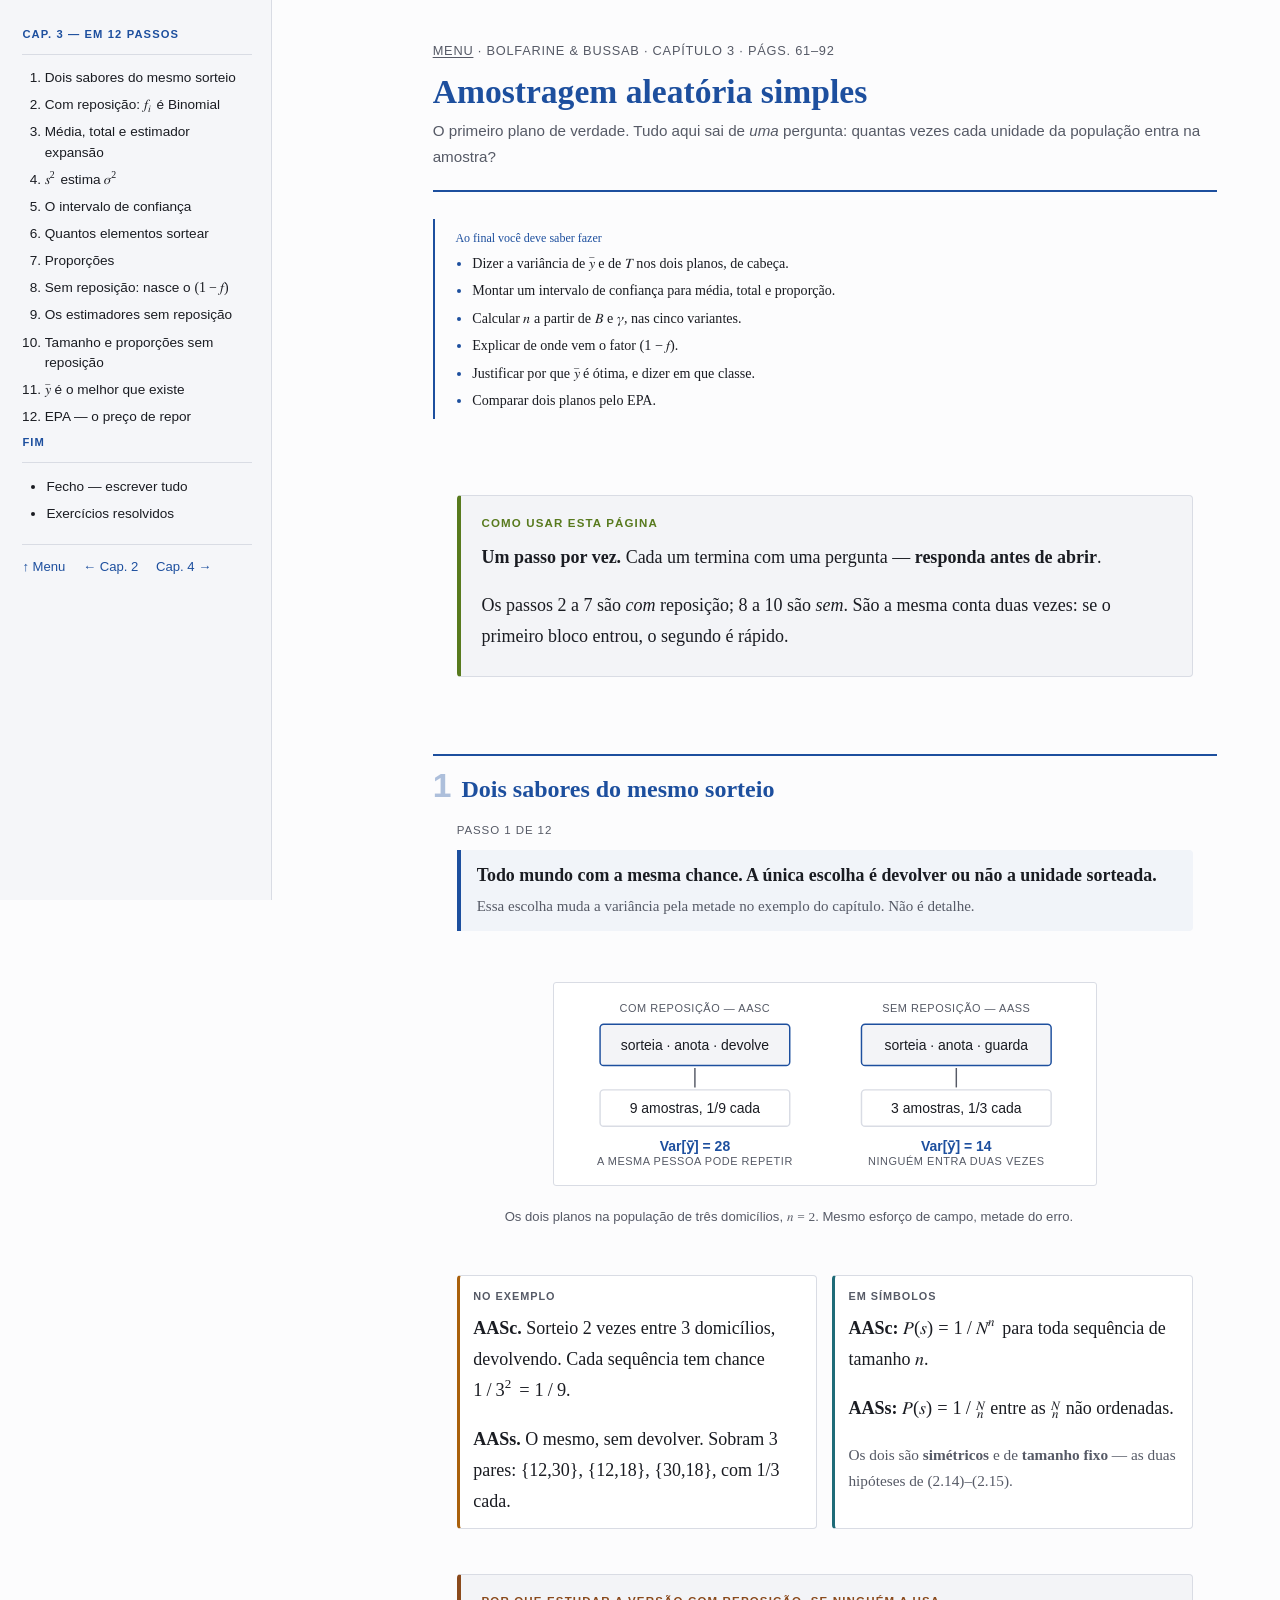
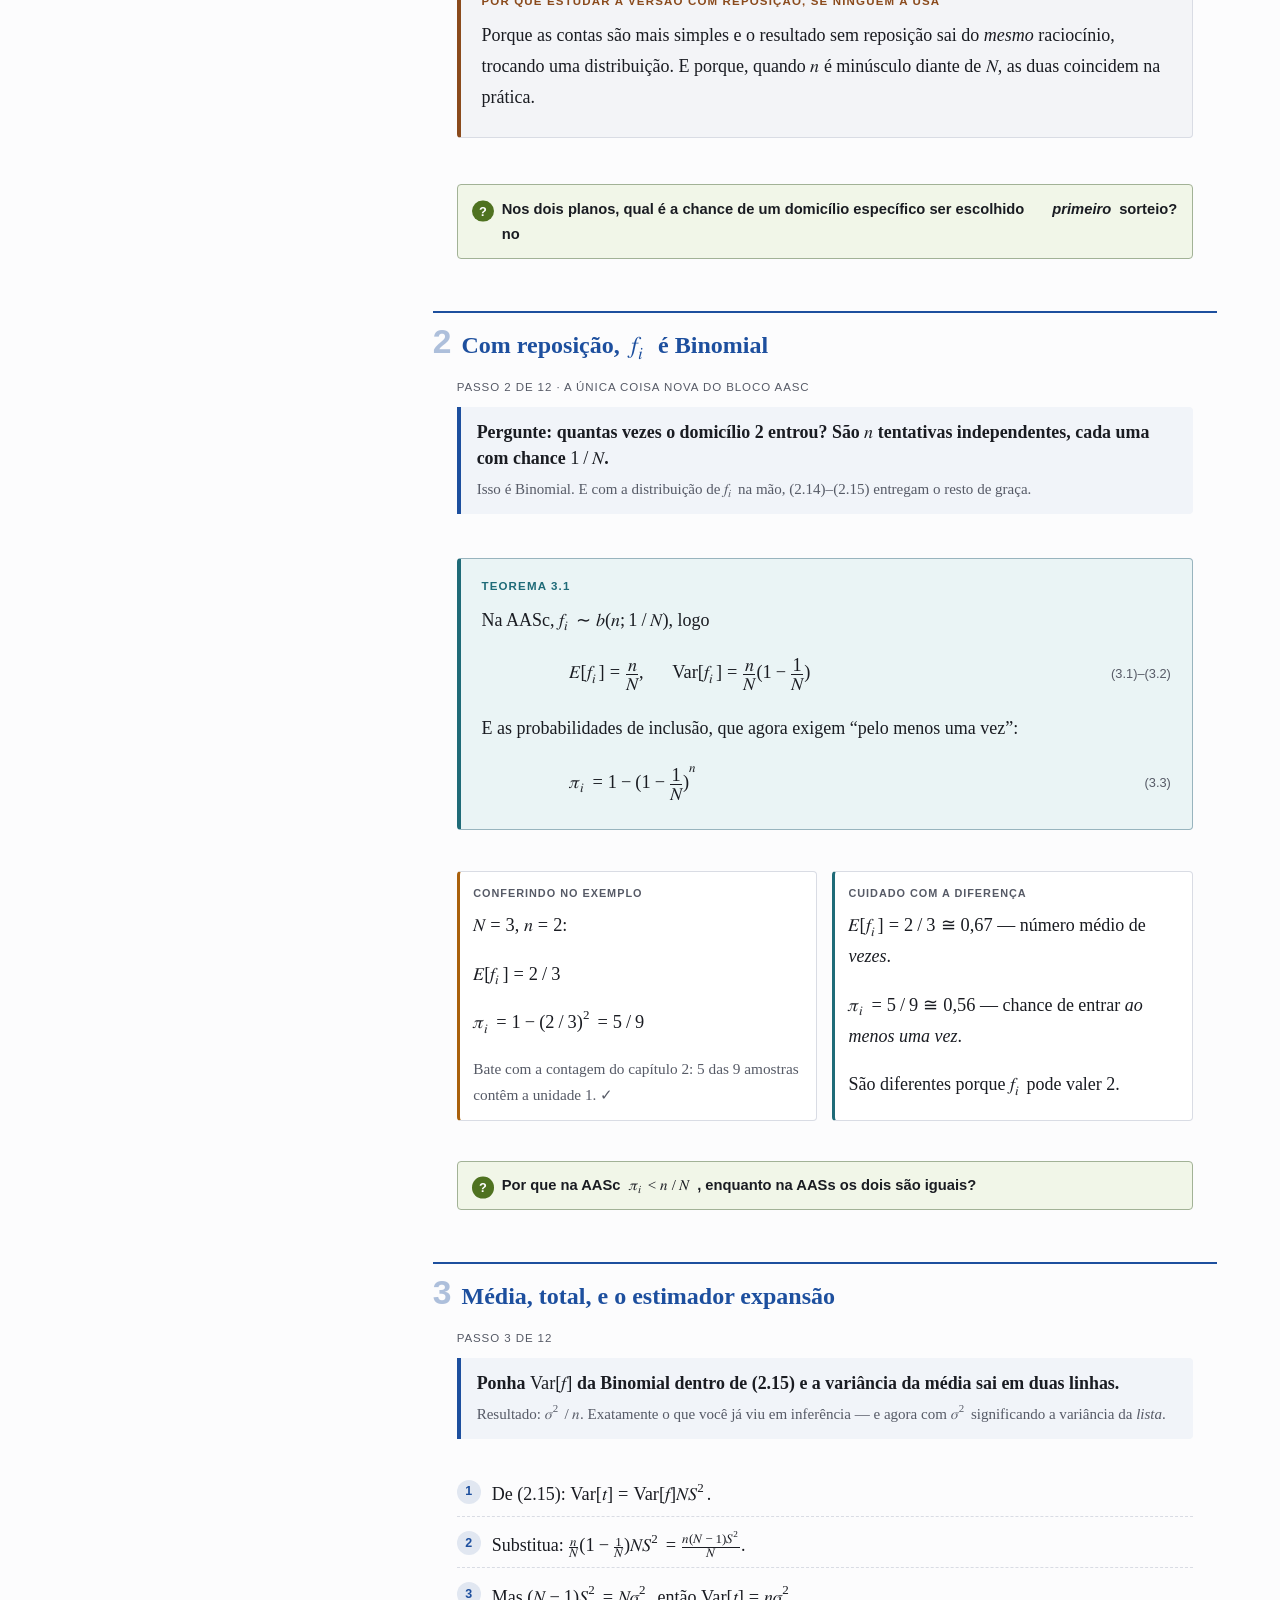
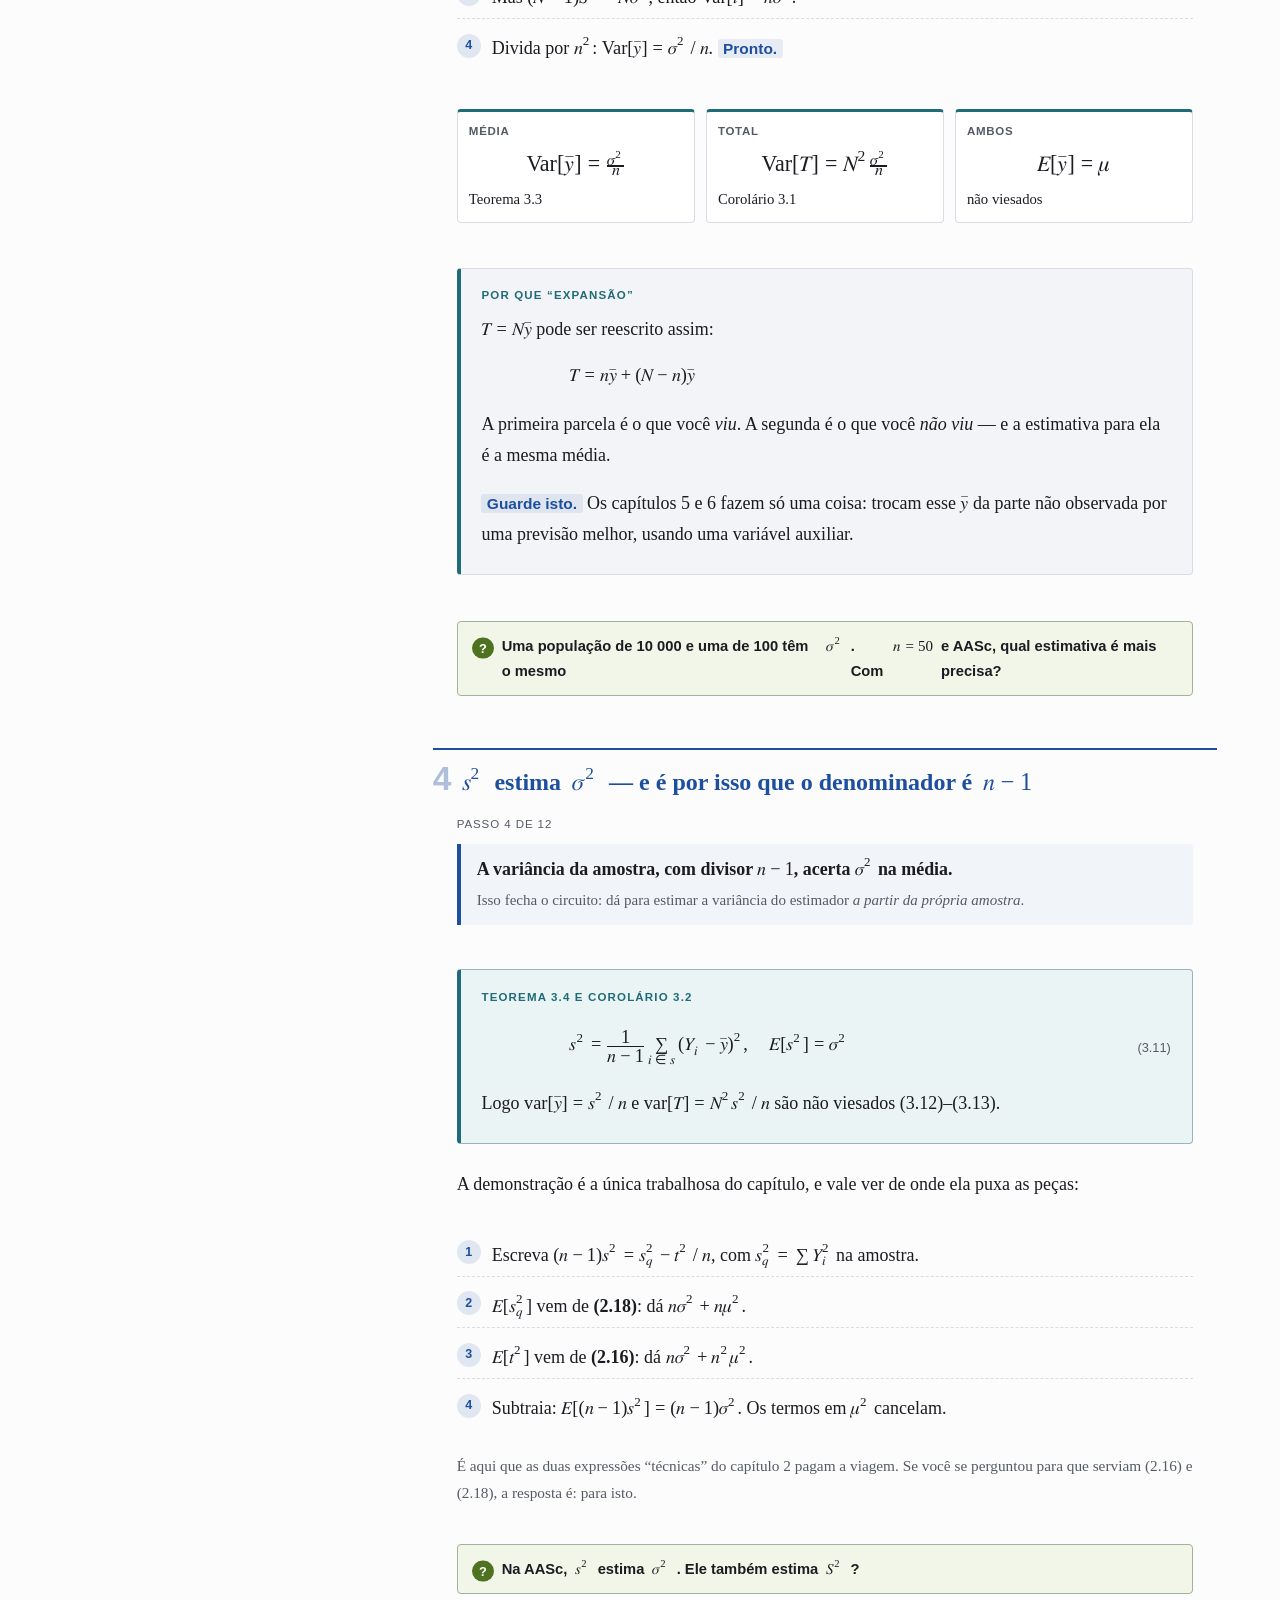
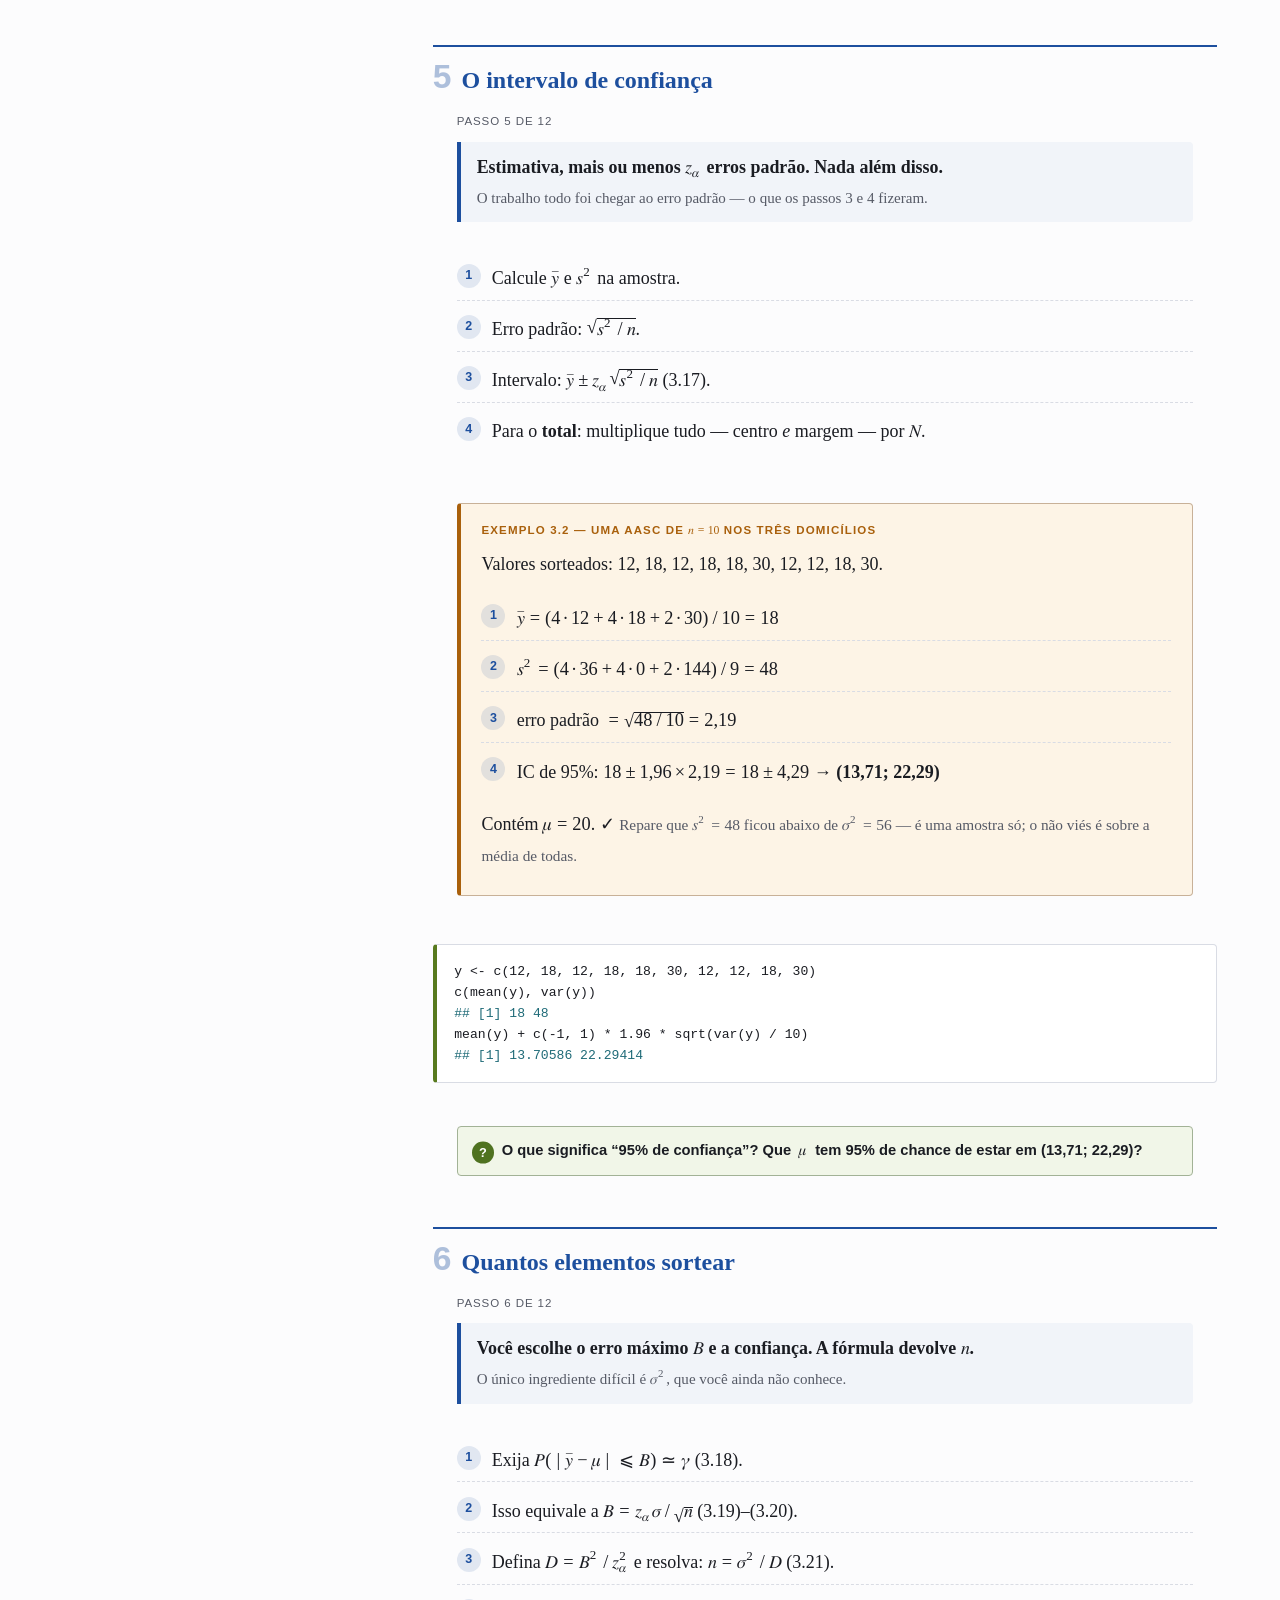
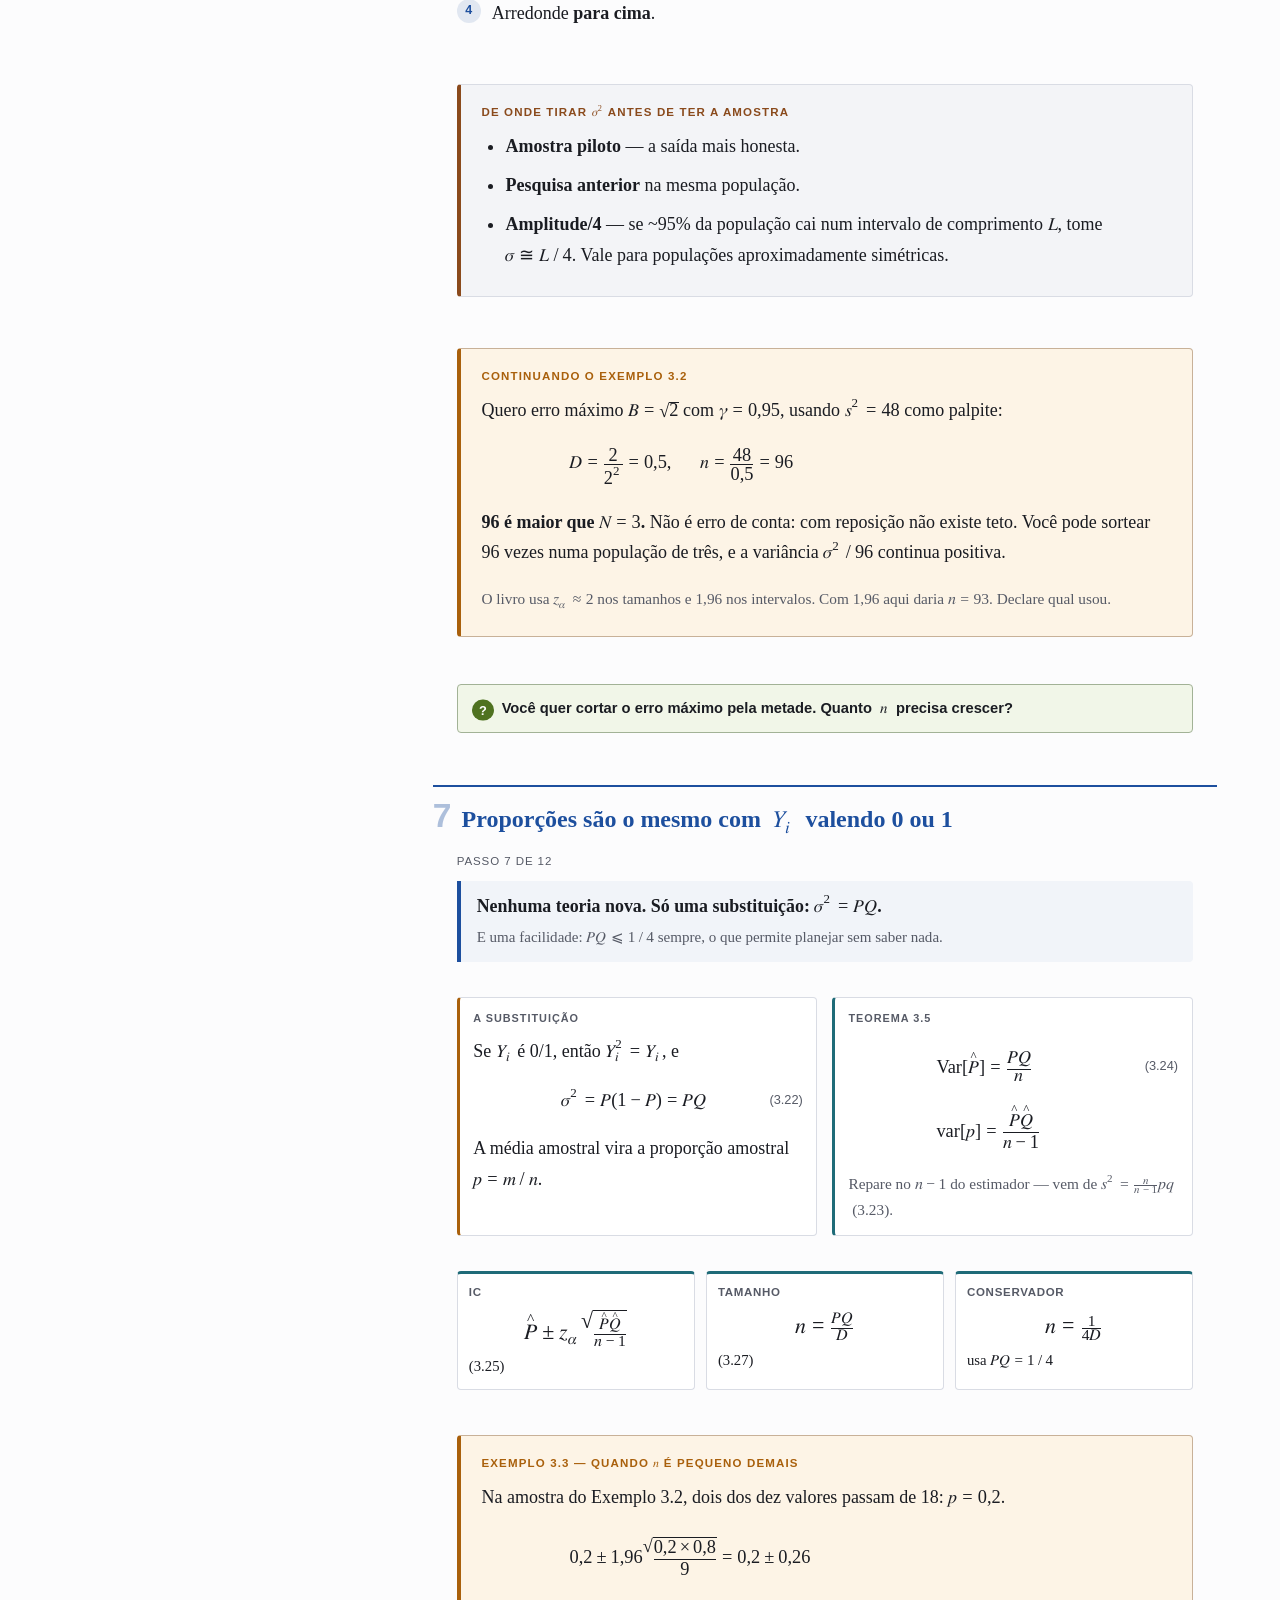
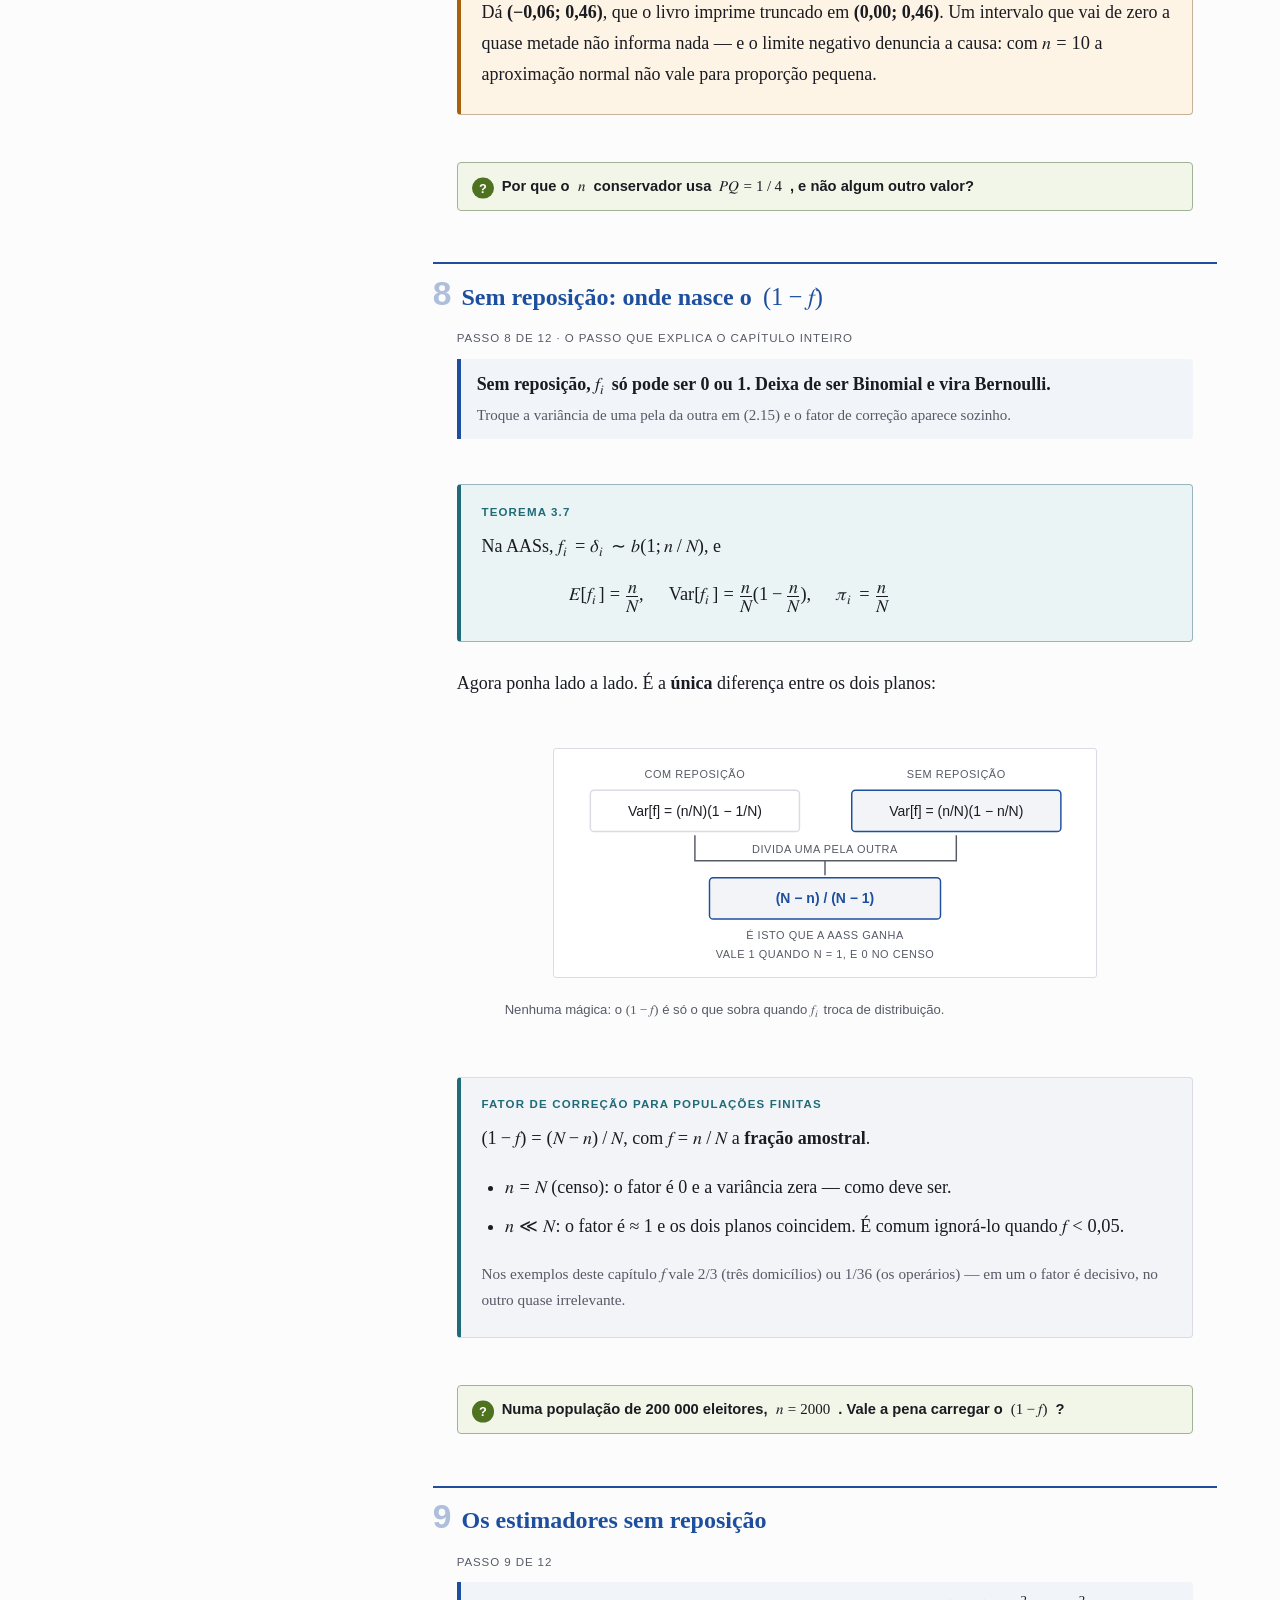
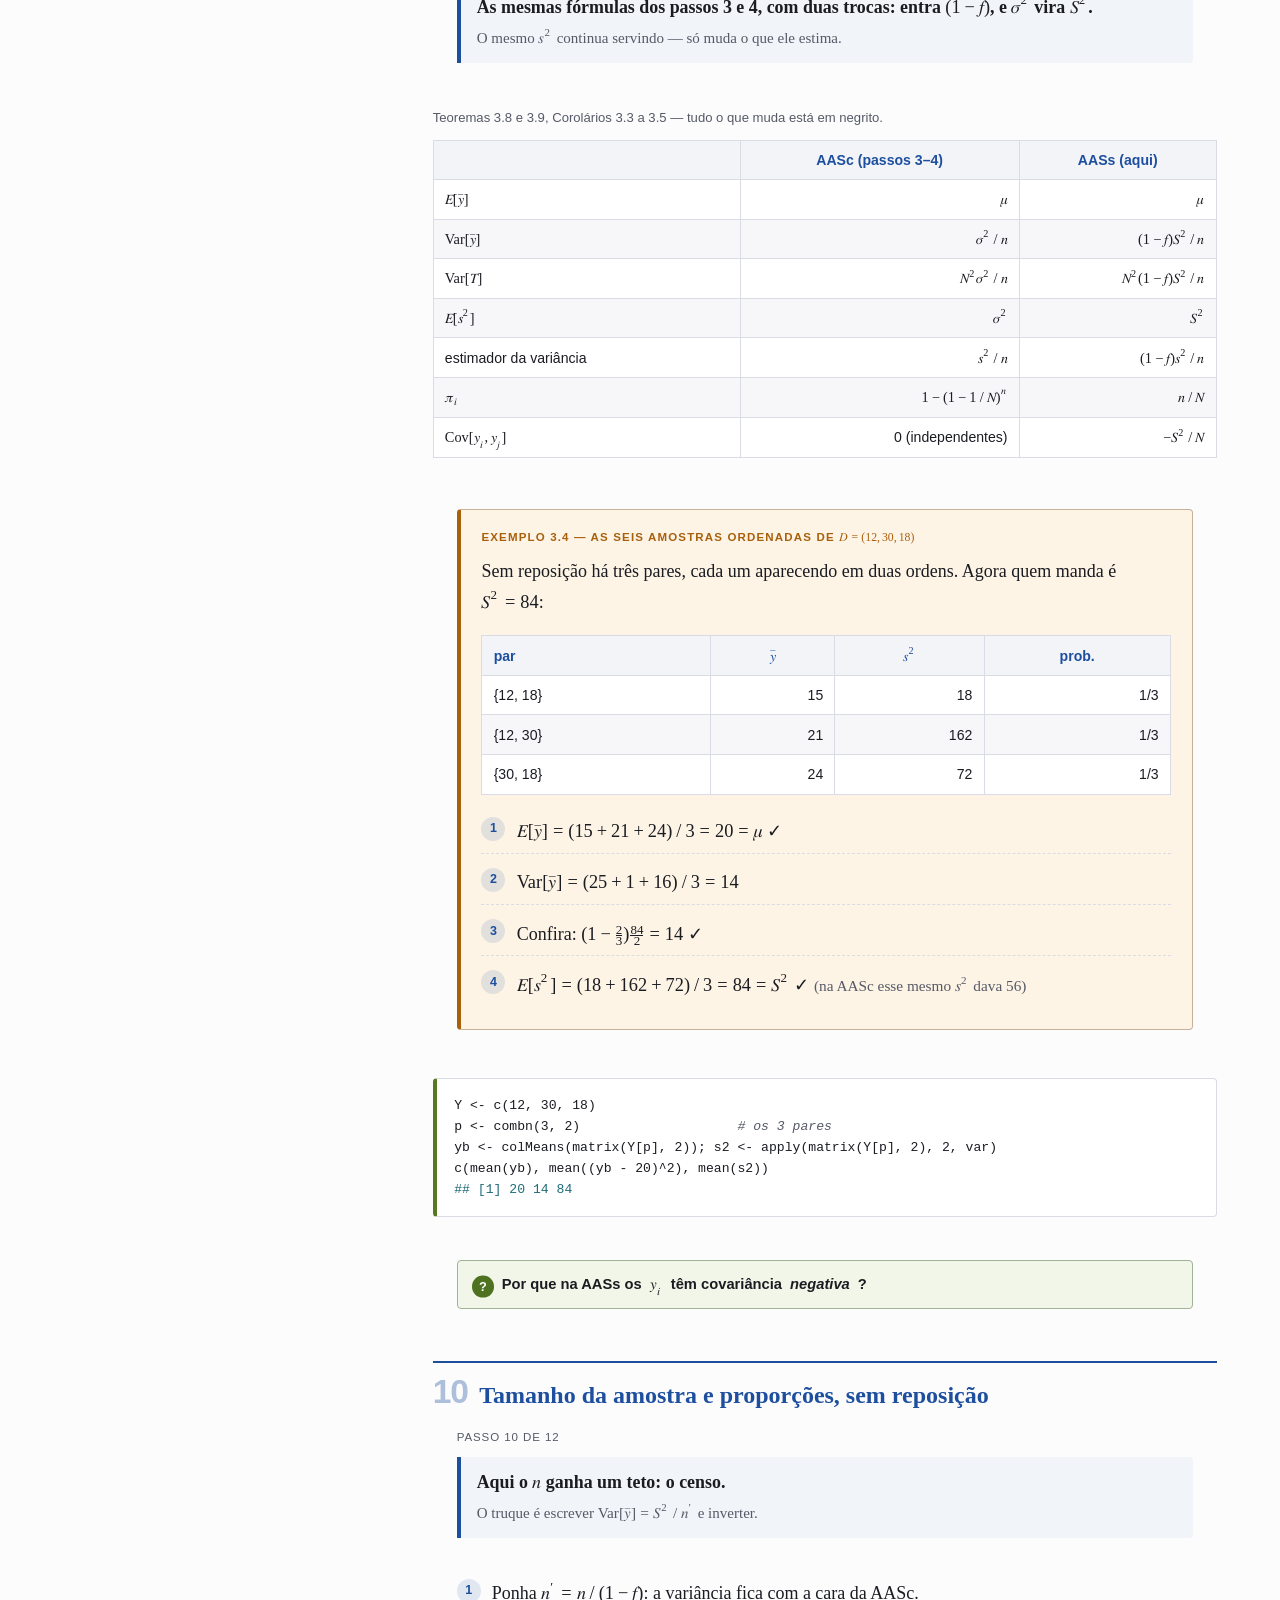
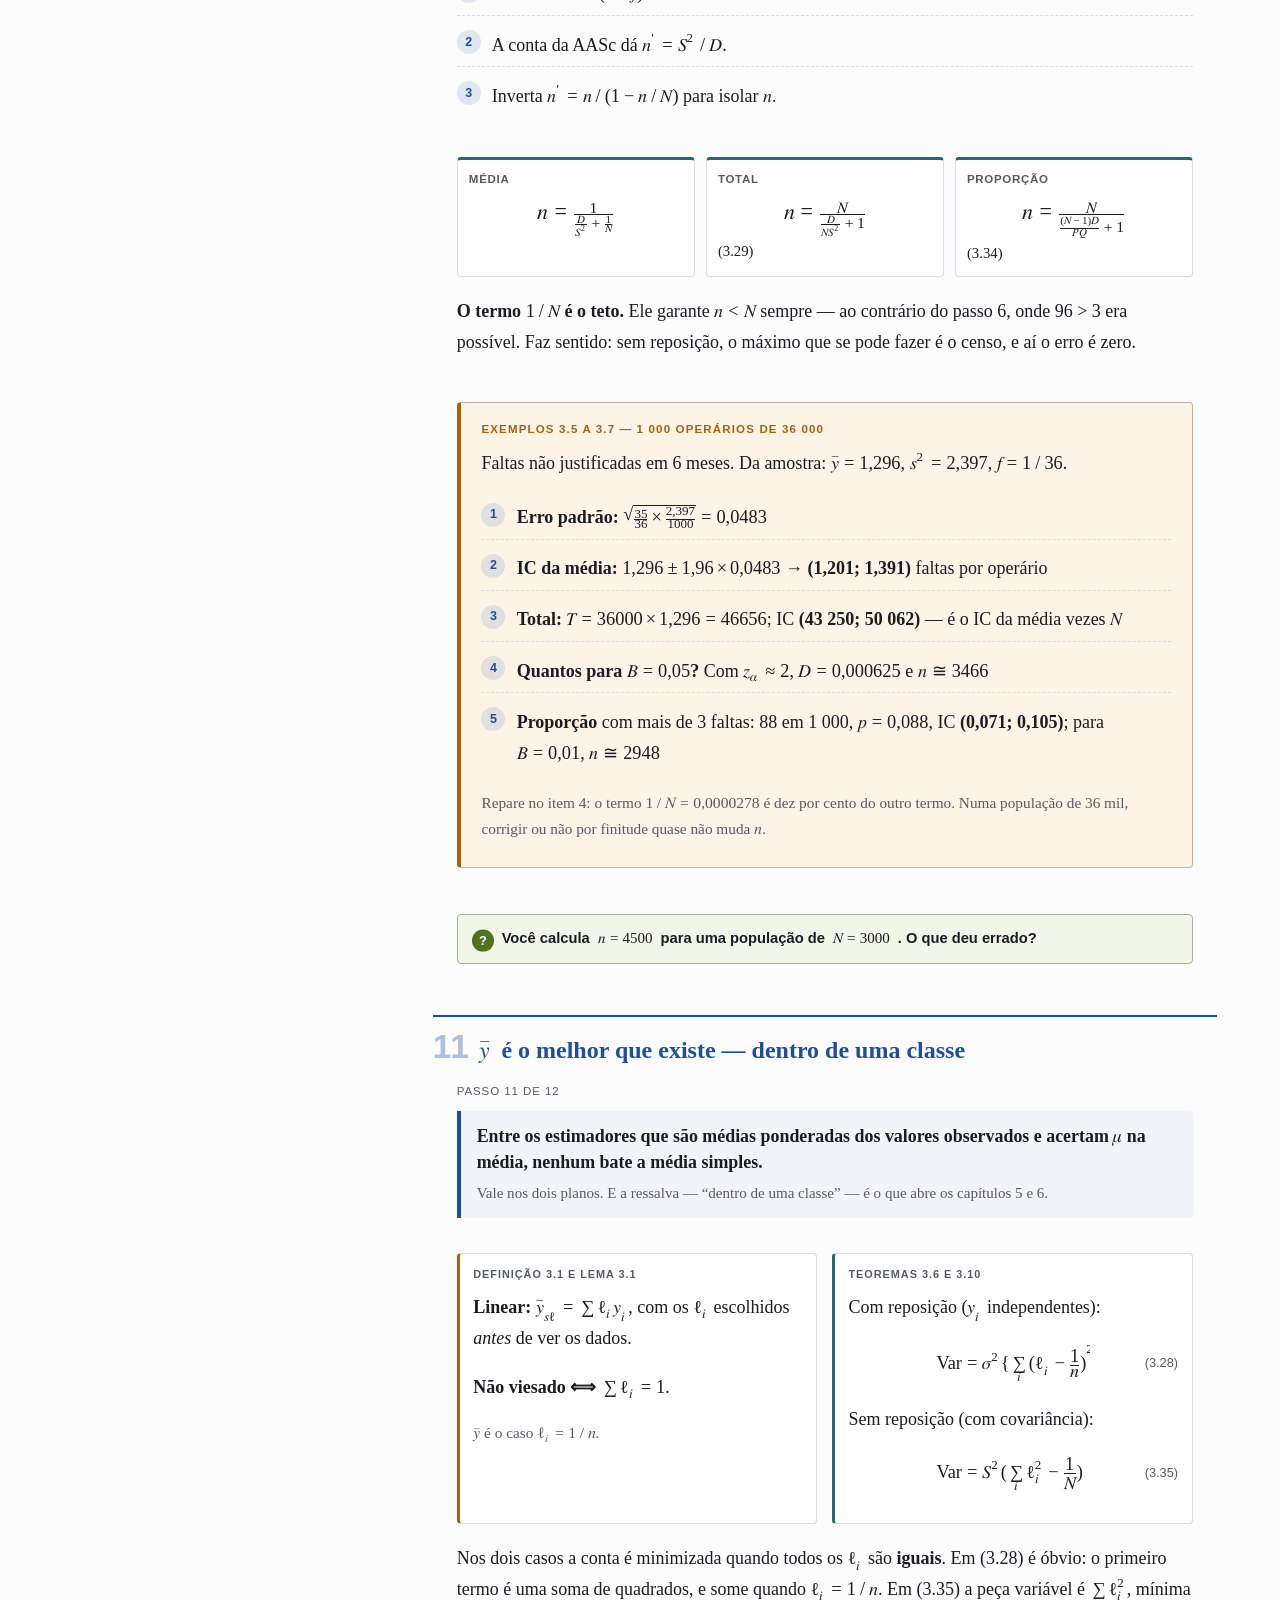
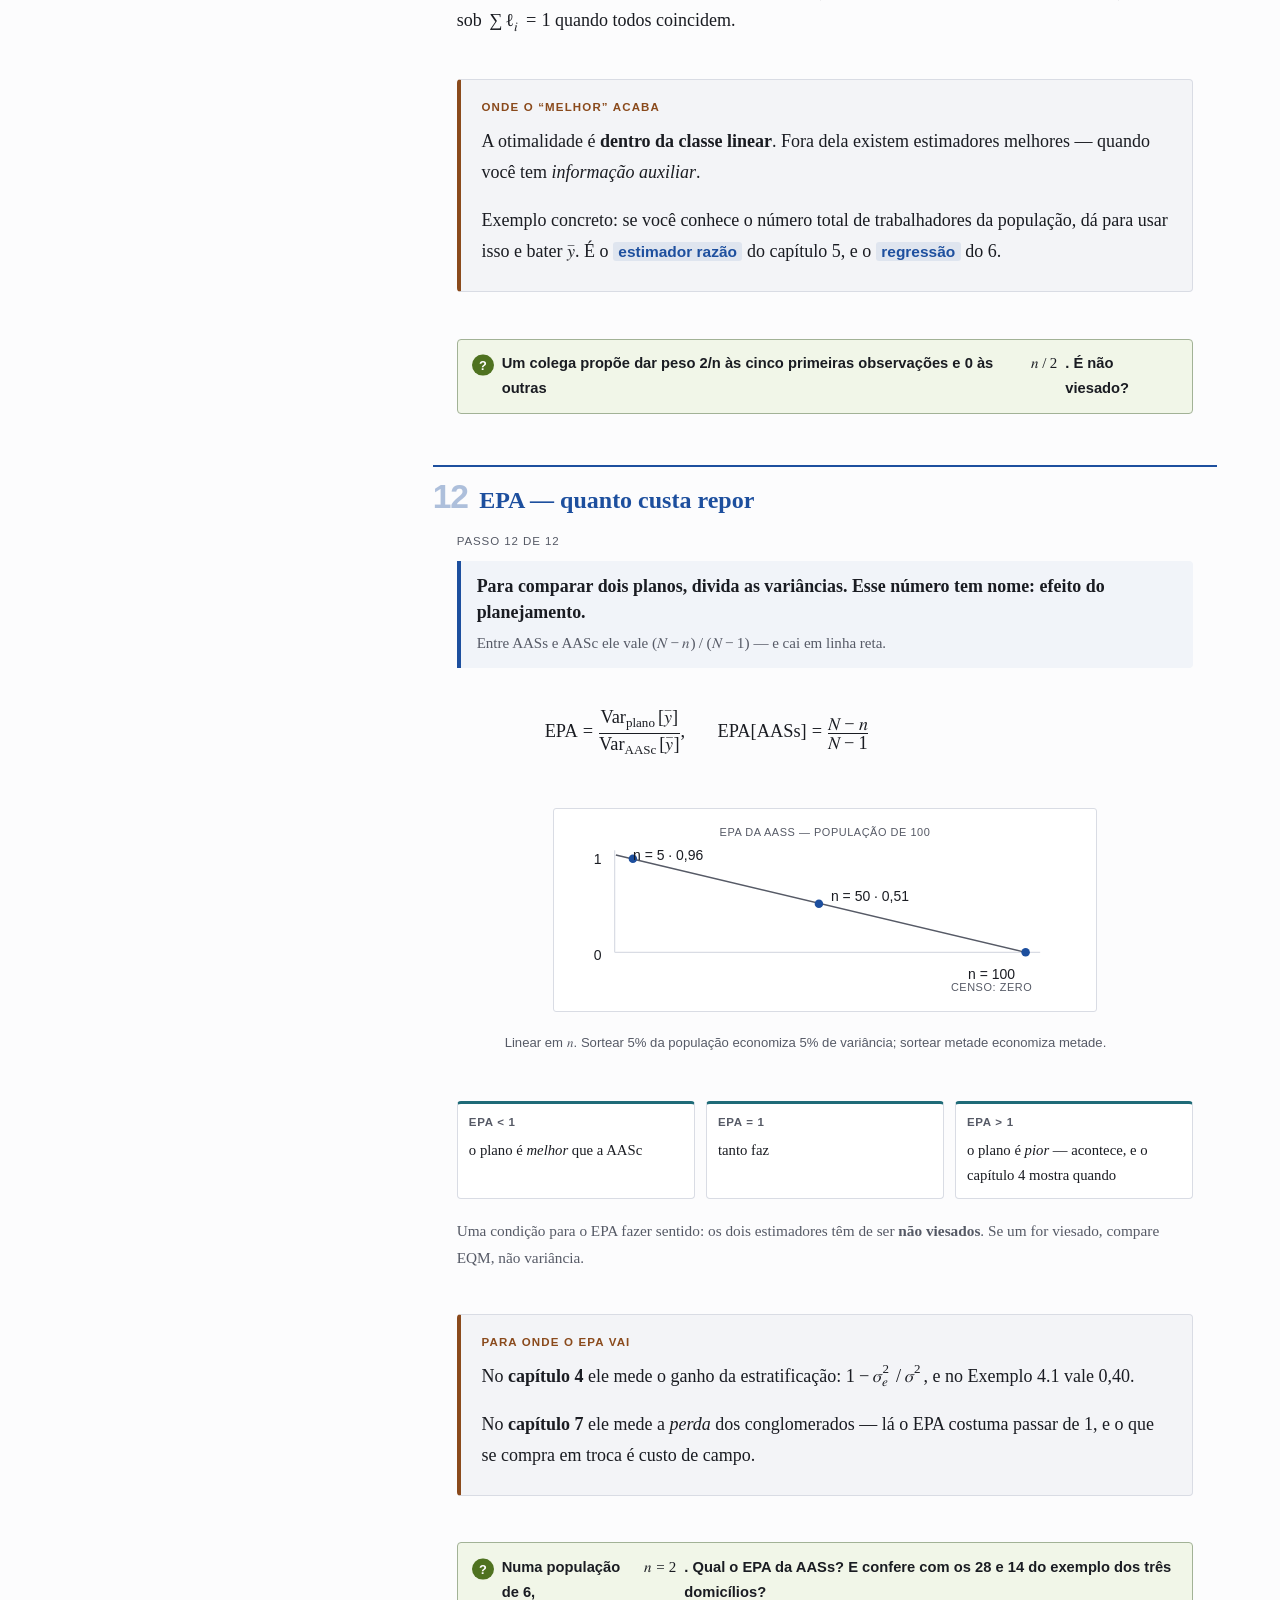
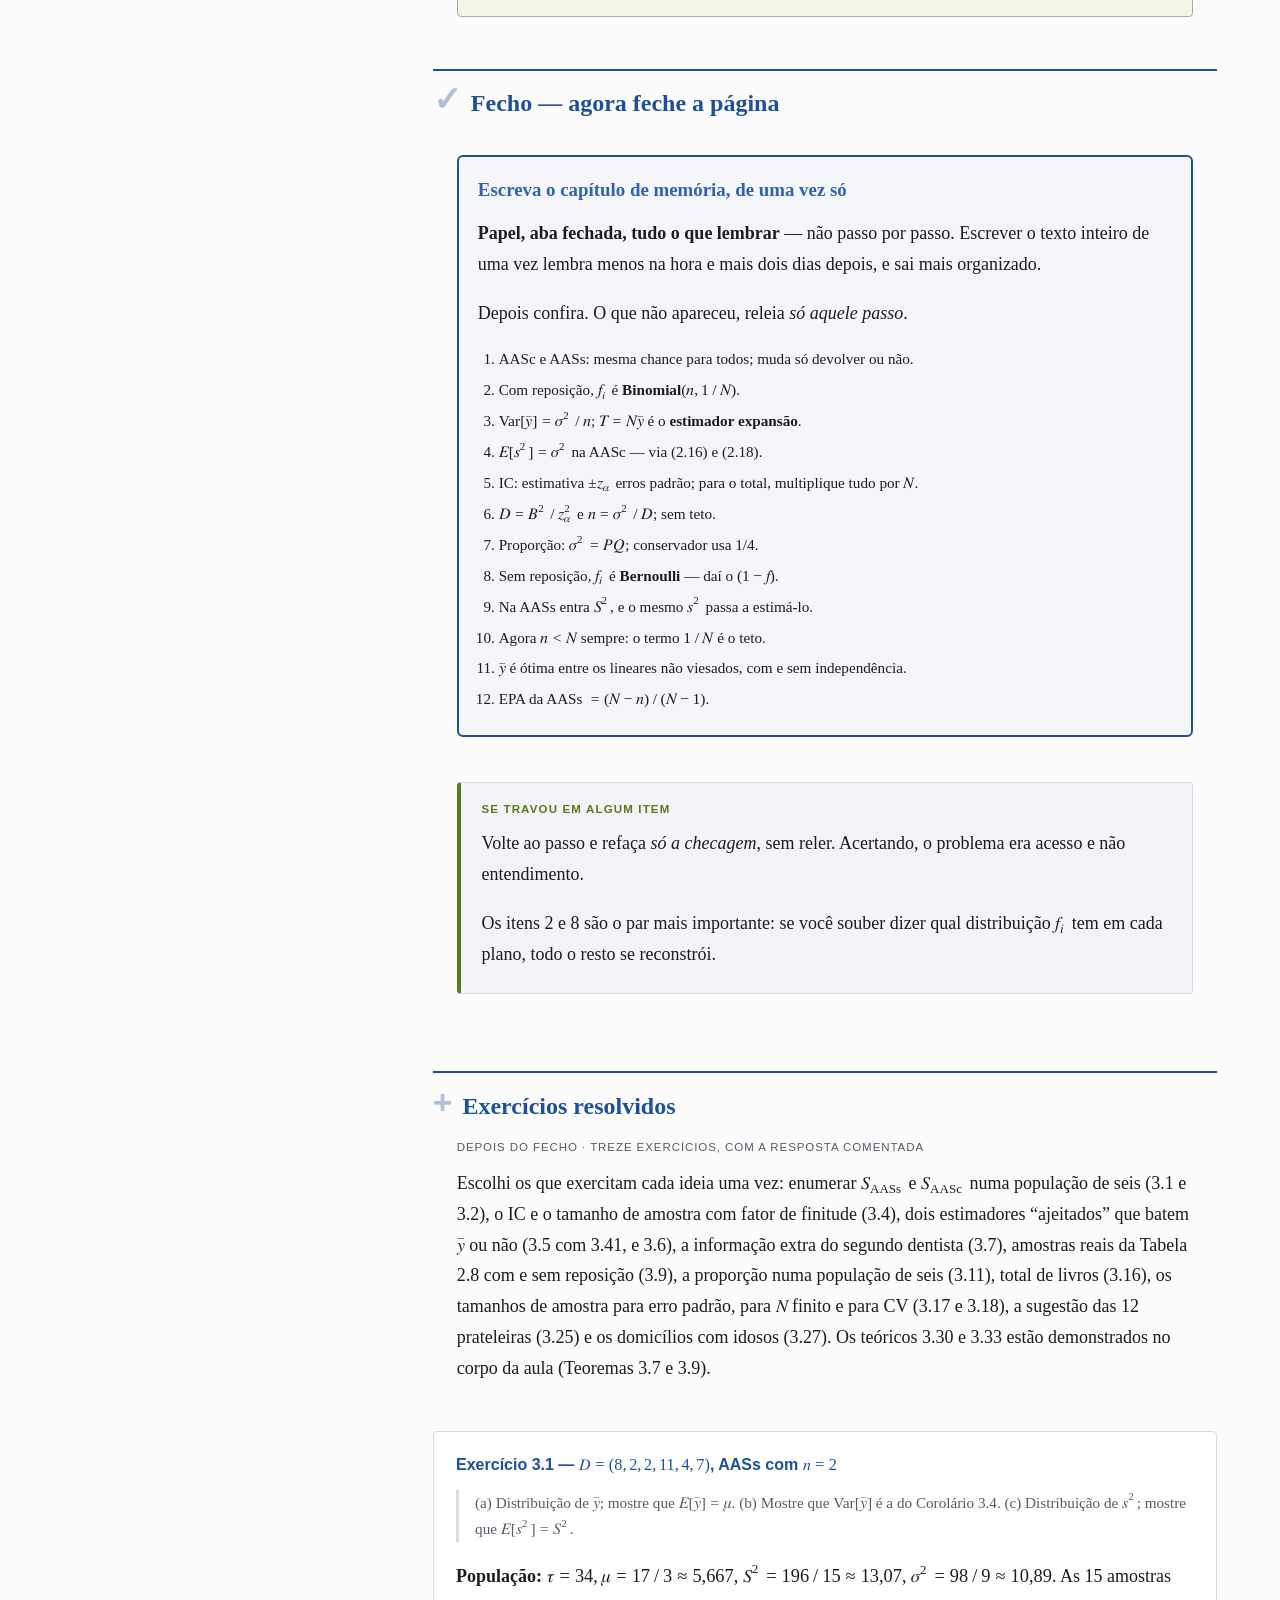
<file: estudo/cap03/03-00-amostragem-aleatoria-simples.html>
<!DOCTYPE html>
<html lang="pt-BR">
<head>
<meta charset="utf-8">
<meta name="viewport" content="width=device-width, initial-scale=1">
<!-- Caderno de estudo pessoal: reproduz tabelas e enunciados de obra protegida
     (Bolfarine & Bussab, IME-USP) para uso próprio. Fora dos buscadores. -->
<meta name="robots" content="noindex, nofollow">
<title>Cap. 3 — Amostragem aleatória simples</title>
<link rel="stylesheet" href="../assets/tema.css?v=1">
<link rel="stylesheet" href="../assets/estilo.css?v=1">
<link rel="stylesheet" href="../assets/aula.css?v=1">
</head>
<body>

<details class="menu-lateral" open>
  <summary>Índice da aula</summary>
  <nav class="painel">
    <p class="painel-titulo">Cap. 3 — em 12 passos</p>
    <ol>
      <li><a href="#p1">Dois sabores do mesmo sorteio</a></li>
      <li><a href="#p2">Com reposição: <math><msub><mi>f</mi><mi>i</mi></msub></math> é Binomial</a></li>
      <li><a href="#p3">Média, total e estimador expansão</a></li>
      <li><a href="#p4"><math><msup><mi>s</mi><mn>2</mn></msup></math> estima <math><msup><mi>σ</mi><mn>2</mn></msup></math></a></li>
      <li><a href="#p5">O intervalo de confiança</a></li>
      <li><a href="#p6">Quantos elementos sortear</a></li>
      <li><a href="#p7">Proporções</a></li>
      <li><a href="#p8">Sem reposição: nasce o <math><mo stretchy="false">(</mo><mn>1</mn><mo>−</mo><mi>f</mi><mo stretchy="false">)</mo></math></a></li>
      <li><a href="#p9">Os estimadores sem reposição</a></li>
      <li><a href="#p10">Tamanho e proporções sem reposição</a></li>
      <li><a href="#p11"><math><mover><mi>y</mi><mo>¯</mo></mover></math> é o melhor que existe</a></li>
      <li><a href="#p12">EPA — o preço de repor</a></li>
    </ol>
    <p class="painel-titulo">Fim</p>
    <ul>
      <li><a href="#fecho">Fecho — escrever tudo</a></li>
      <li><a href="#exercicios">Exercícios resolvidos</a></li>
    </ul>
    <p class="extras">
      <a href="../index.html">↑ Menu</a>
      <a href="../cap02/02-00-definicoes-e-notacoes-basicas.html">← Cap. 2</a>
      <a href="../cap04/04-00-amostragem-estratificada.html">Cap. 4 →</a>
    </p>
  </nav>
</details>

<div class="pagina" id="topo">

<header class="topo">
  <p class="migalha"><a href="../index.html">Menu</a> · Bolfarine &amp; Bussab · Capítulo 3 · págs. 61–92</p>
  <h1>Amostragem aleatória simples</h1>
  <p class="subtitulo">O primeiro plano de verdade. Tudo aqui sai de <em>uma</em> pergunta: quantas vezes cada unidade da população entra na amostra?</p>
</header>

<div class="objetivo">
  <span class="rotulo">Ao final você deve saber fazer</span>
  <ul>
    <li>Dizer a variância de <math><mover><mi>y</mi><mo>¯</mo></mover></math> e de <math><mi>T</mi></math> nos dois planos, de cabeça.</li>
    <li>Montar um intervalo de confiança para média, total e proporção.</li>
    <li>Calcular <math><mi>n</mi></math> a partir de <math><mi>B</mi></math> e <math><mi>γ</mi></math>, nas cinco variantes.</li>
    <li>Explicar de onde vem o fator <math><mo stretchy="false">(</mo><mn>1</mn><mo>−</mo><mi>f</mi><mo stretchy="false">)</mo></math>.</li>
    <li>Justificar por que <math><mover><mi>y</mi><mo>¯</mo></mover></math> é ótima, e dizer em que classe.</li>
    <li>Comparar dois planos pelo EPA.</li>
  </ul>
</div>

<div class="caixa pratica">
  <span class="rotulo">Como usar esta página</span>
  <p><strong>Um passo por vez.</strong> Cada um termina com uma pergunta — <strong>responda antes de abrir</strong>.</p>
  <p>Os passos 2 a 7 são <em>com</em> reposição; 8 a 10 são <em>sem</em>. São a mesma conta duas vezes: se o primeiro bloco entrou, o segundo é rápido.</p>
</div>

<!-- ==================================================================== 1 -->

<h2 class="passo" id="p1"><span class="n">1</span> Dois sabores do mesmo sorteio</h2>
<p class="marco">Passo 1 de 12</p>

<div class="ideia">
  <p>Todo mundo com a mesma chance. A única escolha é devolver ou não a unidade sorteada.</p>
  <p>Essa escolha muda a variância pela metade no exemplo do capítulo. Não é detalhe.</p>
</div>

<figure class="diagrama">
  <svg viewBox="0 0 430 150" xmlns="http://www.w3.org/2000/svg" role="img" aria-label="À esquerda, AAS com reposição: a unidade volta para a urna e o espaço amostral tem nove amostras. À direita, sem reposição: a unidade sai e restam três amostras distintas.">
    <text x="108" y="16" class="tx-rot">com reposição — AASc</text>
    <rect x="30" y="26" width="156" height="34" class="cx"/>
    <text x="108" y="43" class="tx">sorteia · anota · devolve</text>
    <path d="M108 62 L 108 78" class="ramo"/>
    <rect x="30" y="80" width="156" height="30" class="cx-folha"/>
    <text x="108" y="95" class="tx">9 amostras, 1/9 cada</text>
    <text x="108" y="126" class="tx-crit">Var[ȳ] = 28</text>
    <text x="108" y="142" class="tx-rot">a mesma pessoa pode repetir</text>

    <text x="323" y="16" class="tx-rot">sem reposição — AASs</text>
    <rect x="245" y="26" width="156" height="34" class="cx"/>
    <text x="323" y="43" class="tx">sorteia · anota · guarda</text>
    <path d="M323 62 L 323 78" class="ramo"/>
    <rect x="245" y="80" width="156" height="30" class="cx-folha"/>
    <text x="323" y="95" class="tx">3 amostras, 1/3 cada</text>
    <text x="323" y="126" class="tx-crit">Var[ȳ] = 14</text>
    <text x="323" y="142" class="tx-rot">ninguém entra duas vezes</text>
  </svg>
  <figcaption>Os dois planos na população de três domicílios, <math><mi>n</mi><mo>=</mo><mn>2</mn></math>. Mesmo esforço de campo, metade do erro.</figcaption>
</figure>

<div class="par">
  <div class="caso">
    <h4>No exemplo</h4>
    <p><strong>AASc.</strong> Sorteio 2 vezes entre 3 domicílios, devolvendo. Cada sequência tem chance <math><mn>1</mn><mo>/</mo><msup><mn>3</mn><mn>2</mn></msup><mo>=</mo><mn>1</mn><mo>/</mo><mn>9</mn></math>.</p>
    <p><strong>AASs.</strong> O mesmo, sem devolver. Sobram 3 pares: {12,30}, {12,18}, {30,18}, com 1/3 cada.</p>
  </div>
  <div class="simb">
    <h4>Em símbolos</h4>
    <p><strong>AASc:</strong> <math><mi>P</mi><mo stretchy="false">(</mo><mi>s</mi><mo stretchy="false">)</mo><mo>=</mo><mn>1</mn><mo>/</mo><msup><mi>N</mi><mi>n</mi></msup></math> para toda sequência de tamanho <math><mi>n</mi></math>.</p>
    <p><strong>AASs:</strong> <math><mi>P</mi><mo stretchy="false">(</mo><mi>s</mi><mo stretchy="false">)</mo><mo>=</mo><mn>1</mn><mo>/</mo><mfrac linethickness="0"><mi>N</mi><mi>n</mi></mfrac></math> entre as <math><mfrac linethickness="0"><mi>N</mi><mi>n</mi></mfrac></math> não ordenadas.</p>
    <p class="miudo">Os dois são <strong>simétricos</strong> e de <strong>tamanho fixo</strong> — as duas hipóteses de (2.14)–(2.15).</p>
  </div>
</div>

<div class="caixa aviso">
  <span class="rotulo">Por que estudar a versão com reposição, se ninguém a usa</span>
  <p>Porque as contas são mais simples e o resultado sem reposição sai do <em>mesmo</em> raciocínio, trocando uma distribuição. E porque, quando <math><mi>n</mi></math> é minúsculo diante de <math><mi>N</mi></math>, as duas coincidem na prática.</p>
</div>

<details class="checagem">
  <summary>Nos dois planos, qual é a chance de um domicílio específico ser escolhido no <em>primeiro</em> sorteio?</summary>
  <div class="resposta">
    <p><math><mn>1</mn><mo>/</mo><mi>N</mi></math> nos dois. O primeiro sorteio é idêntico.</p>
    <p>A diferença aparece do segundo em diante — e é toda a diferença do capítulo.</p>
  </div>
</details>

<!-- ==================================================================== 2 -->

<h2 class="passo" id="p2"><span class="n">2</span> Com reposição, <math><msub><mi>f</mi><mi>i</mi></msub></math> é Binomial</h2>
<p class="marco">Passo 2 de 12 · a única coisa nova do bloco AASc</p>

<div class="ideia">
  <p>Pergunte: quantas vezes o domicílio 2 entrou? São <math><mi>n</mi></math> tentativas independentes, cada uma com chance <math><mn>1</mn><mo>/</mo><mi>N</mi></math>.</p>
  <p>Isso é Binomial. E com a distribuição de <math><msub><mi>f</mi><mi>i</mi></msub></math> na mão, (2.14)–(2.15) entregam o resto de graça.</p>
</div>

<div class="caixa teorema">
  <span class="rotulo">Teorema 3.1</span>
  <p>Na AASc, <math><msub><mi>f</mi><mi>i</mi></msub><mo>∼</mo><mi>b</mi><mo stretchy="false">(</mo><mi>n</mi><mo>;</mo><mn>1</mn><mo>/</mo><mi>N</mi><mo stretchy="false">)</mo></math>, logo</p>
  <div class="eq"><math display="block"><mrow><mi>E</mi><mo stretchy="false">[</mo><msub><mi>f</mi><mi>i</mi></msub><mo stretchy="false">]</mo><mo>=</mo><mfrac><mi>n</mi><mi>N</mi></mfrac><mo>,</mo><mspace width="1.4em"/><mi>Var</mi><mo stretchy="false">[</mo><msub><mi>f</mi><mi>i</mi></msub><mo stretchy="false">]</mo><mo>=</mo><mfrac><mi>n</mi><mi>N</mi></mfrac><mrow><mo stretchy="false">(</mo><mn>1</mn><mo>−</mo><mfrac><mn>1</mn><mi>N</mi></mfrac><mo stretchy="false">)</mo></mrow></mrow></math><span class="num">(3.1)–(3.2)</span></div>
  <p>E as probabilidades de inclusão, que agora exigem “pelo menos uma vez”:</p>
  <div class="eq"><math display="block"><mrow><msub><mi>π</mi><mi>i</mi></msub><mo>=</mo><mn>1</mn><mo>−</mo><msup><mrow><mo stretchy="false">(</mo><mn>1</mn><mo>−</mo><mfrac><mn>1</mn><mi>N</mi></mfrac><mo stretchy="false">)</mo></mrow><mi>n</mi></msup></mrow></math><span class="num">(3.3)</span></div>
</div>

<div class="par">
  <div class="caso">
    <h4>Conferindo no exemplo</h4>
    <p><math><mi>N</mi><mo>=</mo><mn>3</mn></math>, <math><mi>n</mi><mo>=</mo><mn>2</mn></math>:</p>
    <p><math><mi>E</mi><mo stretchy="false">[</mo><msub><mi>f</mi><mi>i</mi></msub><mo stretchy="false">]</mo><mo>=</mo><mn>2</mn><mo>/</mo><mn>3</mn></math></p>
    <p><math><msub><mi>π</mi><mi>i</mi></msub><mo>=</mo><mn>1</mn><mo>−</mo><msup><mrow><mo stretchy="false">(</mo><mn>2</mn><mo>/</mo><mn>3</mn><mo stretchy="false">)</mo></mrow><mn>2</mn></msup><mo>=</mo><mn>5</mn><mo>/</mo><mn>9</mn></math></p>
    <p class="miudo">Bate com a contagem do capítulo 2: 5 das 9 amostras contêm a unidade 1. ✓</p>
  </div>
  <div class="simb">
    <h4>Cuidado com a diferença</h4>
    <p><math><mi>E</mi><mo stretchy="false">[</mo><msub><mi>f</mi><mi>i</mi></msub><mo stretchy="false">]</mo><mo>=</mo><mn>2</mn><mo>/</mo><mn>3</mn><mo>≅</mo><mn>0,67</mn></math> — número médio de <em>vezes</em>.</p>
    <p><math><msub><mi>π</mi><mi>i</mi></msub><mo>=</mo><mn>5</mn><mo>/</mo><mn>9</mn><mo>≅</mo><mn>0,56</mn></math> — chance de entrar <em>ao menos uma vez</em>.</p>
    <p>São diferentes porque <math><msub><mi>f</mi><mi>i</mi></msub></math> pode valer 2.</p>
  </div>
</div>

<details class="checagem">
  <summary>Por que na AASc <math><msub><mi>π</mi><mi>i</mi></msub><mo>&lt;</mo><mi>n</mi><mo>/</mo><mi>N</mi></math>, enquanto na AASs os dois são iguais?</summary>
  <div class="resposta">
    <p>Porque <math><mi>n</mi><mo>/</mo><mi>N</mi><mo>=</mo><mi>E</mi><mo stretchy="false">[</mo><msub><mi>f</mi><mi>i</mi></msub><mo stretchy="false">]</mo></math> conta <em>repetições</em>. Com reposição, parte dessas “entradas” é a mesma pessoa voltando — e <math><msub><mi>π</mi><mi>i</mi></msub></math> não conta isso duas vezes.</p>
    <p>Sem reposição <math><msub><mi>f</mi><mi>i</mi></msub></math> só pode ser 0 ou 1, então média e probabilidade coincidem.</p>
  </div>
</details>

<!-- ==================================================================== 3 -->

<h2 class="passo" id="p3"><span class="n">3</span> Média, total, e o estimador expansão</h2>
<p class="marco">Passo 3 de 12</p>

<div class="ideia">
  <p>Ponha <math><mi>Var</mi><mo stretchy="false">[</mo><mi>f</mi><mo stretchy="false">]</mo></math> da Binomial dentro de (2.15) e a variância da média sai em duas linhas.</p>
  <p>Resultado: <math><msup><mi>σ</mi><mn>2</mn></msup><mo>/</mo><mi>n</mi></math>. Exatamente o que você já viu em inferência — e agora com <math><msup><mi>σ</mi><mn>2</mn></msup></math> significando a variância da <em>lista</em>.</p>
</div>

<ol class="receita">
  <li>De (2.15): <math><mi>Var</mi><mo stretchy="false">[</mo><mi>t</mi><mo stretchy="false">]</mo><mo>=</mo><mi>Var</mi><mo stretchy="false">[</mo><mi>f</mi><mo stretchy="false">]</mo><mi>N</mi><msup><mi>S</mi><mn>2</mn></msup></math>.</li>
  <li>Substitua: <math><mfrac><mi>n</mi><mi>N</mi></mfrac><mrow><mo stretchy="false">(</mo><mn>1</mn><mo>−</mo><mfrac><mn>1</mn><mi>N</mi></mfrac><mo stretchy="false">)</mo></mrow><mi>N</mi><msup><mi>S</mi><mn>2</mn></msup><mo>=</mo><mfrac><mrow><mi>n</mi><mo stretchy="false">(</mo><mi>N</mi><mo>−</mo><mn>1</mn><mo stretchy="false">)</mo><msup><mi>S</mi><mn>2</mn></msup></mrow><mi>N</mi></mfrac></math>.</li>
  <li>Mas <math><mo stretchy="false">(</mo><mi>N</mi><mo>−</mo><mn>1</mn><mo stretchy="false">)</mo><msup><mi>S</mi><mn>2</mn></msup><mo>=</mo><mi>N</mi><msup><mi>σ</mi><mn>2</mn></msup></math>, então <math><mi>Var</mi><mo stretchy="false">[</mo><mi>t</mi><mo stretchy="false">]</mo><mo>=</mo><mi>n</mi><msup><mi>σ</mi><mn>2</mn></msup></math>.</li>
  <li>Divida por <math><msup><mi>n</mi><mn>2</mn></msup></math>: <math><mi>Var</mi><mo stretchy="false">[</mo><mover><mi>y</mi><mo>¯</mo></mover><mo stretchy="false">]</mo><mo>=</mo><msup><mi>σ</mi><mn>2</mn></msup><mo>/</mo><mi>n</mi></math>. <span class="chip">Pronto.</span></li>
</ol>

<div class="fileira">
  <div><strong>Média</strong><p class="numerao"><math><mrow><mi>Var</mi><mo stretchy="false">[</mo><mover><mi>y</mi><mo>¯</mo></mover><mo stretchy="false">]</mo><mo>=</mo><mfrac><msup><mi>σ</mi><mn>2</mn></msup><mi>n</mi></mfrac></mrow></math></p><p>Teorema 3.3</p></div>
  <div><strong>Total</strong><p class="numerao"><math><mrow><mi>Var</mi><mo stretchy="false">[</mo><mi>T</mi><mo stretchy="false">]</mo><mo>=</mo><msup><mi>N</mi><mn>2</mn></msup><mfrac><msup><mi>σ</mi><mn>2</mn></msup><mi>n</mi></mfrac></mrow></math></p><p>Corolário 3.1</p></div>
  <div><strong>Ambos</strong><p class="numerao"><math><mrow><mi>E</mi><mo stretchy="false">[</mo><mover><mi>y</mi><mo>¯</mo></mover><mo stretchy="false">]</mo><mo>=</mo><mi>μ</mi></mrow></math></p><p>não viesados</p></div>
</div>

<div class="caixa definicao">
  <span class="rotulo">Por que “expansão”</span>
  <p><math><mi>T</mi><mo>=</mo><mi>N</mi><mover><mi>y</mi><mo>¯</mo></mover></math> pode ser reescrito assim:</p>
  <div class="eq"><math display="block"><mrow><mi>T</mi><mo>=</mo><mi>n</mi><mover><mi>y</mi><mo>¯</mo></mover><mo>+</mo><mo stretchy="false">(</mo><mi>N</mi><mo>−</mo><mi>n</mi><mo stretchy="false">)</mo><mover><mi>y</mi><mo>¯</mo></mover></mrow></math></div>
  <p>A primeira parcela é o que você <em>viu</em>. A segunda é o que você <em>não viu</em> — e a estimativa para ela é a mesma média.</p>
  <p><span class="chip">Guarde isto.</span> Os capítulos 5 e 6 fazem só uma coisa: trocam esse <math><mover><mi>y</mi><mo>¯</mo></mover></math> da parte não observada por uma previsão melhor, usando uma variável auxiliar.</p>
</div>

<details class="checagem">
  <summary>Uma população de 10 000 e uma de 100 têm o mesmo <math><msup><mi>σ</mi><mn>2</mn></msup></math>. Com <math><mi>n</mi><mo>=</mo><mn>50</mn></math> e AASc, qual estimativa é mais precisa?</summary>
  <div class="resposta">
    <p><strong>Igualmente precisas.</strong> <math><mi>Var</mi><mo stretchy="false">[</mo><mover><mi>y</mi><mo>¯</mo></mover><mo stretchy="false">]</mo><mo>=</mo><msup><mi>σ</mi><mn>2</mn></msup><mo>/</mo><mn>50</mn></math> nas duas: <math><mi>N</mi></math> não aparece.</p>
    <p>É o resultado que surpreende todo mundo — a precisão depende de <em>quantos</em> você entrevista, não da fração da população. <span class="miudo">(Sem reposição, o <math><mo stretchy="false">(</mo><mn>1</mn><mo>−</mo><mi>f</mi><mo stretchy="false">)</mo></math> faz a população pequena ficar um pouco melhor — passo 8.)</span></p>
  </div>
</details>

<!-- ==================================================================== 4 -->

<h2 class="passo" id="p4"><span class="n">4</span> <math><msup><mi>s</mi><mn>2</mn></msup></math> estima <math><msup><mi>σ</mi><mn>2</mn></msup></math> — e é por isso que o denominador é <math><mi>n</mi><mo>−</mo><mn>1</mn></math></h2>
<p class="marco">Passo 4 de 12</p>

<div class="ideia">
  <p>A variância da amostra, com divisor <math><mi>n</mi><mo>−</mo><mn>1</mn></math>, acerta <math><msup><mi>σ</mi><mn>2</mn></msup></math> na média.</p>
  <p>Isso fecha o circuito: dá para estimar a variância do estimador <em>a partir da própria amostra</em>.</p>
</div>

<div class="caixa teorema">
  <span class="rotulo">Teorema 3.4 e Corolário 3.2</span>
  <div class="eq"><math display="block"><mrow><msup><mi>s</mi><mn>2</mn></msup><mo>=</mo><mfrac><mn>1</mn><mrow><mi>n</mi><mo>−</mo><mn>1</mn></mrow></mfrac><munder><mo>∑</mo><mrow><mi>i</mi><mo>∈</mo><mi>s</mi></mrow></munder><msup><mrow><mo stretchy="false">(</mo><msub><mi>Y</mi><mi>i</mi></msub><mo>−</mo><mover><mi>y</mi><mo>¯</mo></mover><mo stretchy="false">)</mo></mrow><mn>2</mn></msup><mo>,</mo><mspace width="1em"/><mi>E</mi><mo stretchy="false">[</mo><msup><mi>s</mi><mn>2</mn></msup><mo stretchy="false">]</mo><mo>=</mo><msup><mi>σ</mi><mn>2</mn></msup></mrow></math><span class="num">(3.11)</span></div>
  <p>Logo <math><mi>var</mi><mo stretchy="false">[</mo><mover><mi>y</mi><mo>¯</mo></mover><mo stretchy="false">]</mo><mo>=</mo><msup><mi>s</mi><mn>2</mn></msup><mo>/</mo><mi>n</mi></math> e <math><mi>var</mi><mo stretchy="false">[</mo><mi>T</mi><mo stretchy="false">]</mo><mo>=</mo><msup><mi>N</mi><mn>2</mn></msup><msup><mi>s</mi><mn>2</mn></msup><mo>/</mo><mi>n</mi></math> são não viesados&nbsp;(3.12)–(3.13).</p>
</div>

<p>A demonstração é a única trabalhosa do capítulo, e vale ver de onde ela puxa as peças:</p>

<ol class="receita">
  <li>Escreva <math><mo stretchy="false">(</mo><mi>n</mi><mo>−</mo><mn>1</mn><mo stretchy="false">)</mo><msup><mi>s</mi><mn>2</mn></msup><mo>=</mo><msubsup><mi>s</mi><mi>q</mi><mn>2</mn></msubsup><mo>−</mo><msup><mi>t</mi><mn>2</mn></msup><mo>/</mo><mi>n</mi></math>, com <math><msubsup><mi>s</mi><mi>q</mi><mn>2</mn></msubsup><mo>=</mo><mo>∑</mo><msubsup><mi>Y</mi><mi>i</mi><mn>2</mn></msubsup></math> na amostra.</li>
  <li><math><mi>E</mi><mo stretchy="false">[</mo><msubsup><mi>s</mi><mi>q</mi><mn>2</mn></msubsup><mo stretchy="false">]</mo></math> vem de <strong>(2.18)</strong>: dá <math><mi>n</mi><msup><mi>σ</mi><mn>2</mn></msup><mo>+</mo><mi>n</mi><msup><mi>μ</mi><mn>2</mn></msup></math>.</li>
  <li><math><mi>E</mi><mo stretchy="false">[</mo><msup><mi>t</mi><mn>2</mn></msup><mo stretchy="false">]</mo></math> vem de <strong>(2.16)</strong>: dá <math><mi>n</mi><msup><mi>σ</mi><mn>2</mn></msup><mo>+</mo><msup><mi>n</mi><mn>2</mn></msup><msup><mi>μ</mi><mn>2</mn></msup></math>.</li>
  <li>Subtraia: <math><mi>E</mi><mo stretchy="false">[</mo><mo stretchy="false">(</mo><mi>n</mi><mo>−</mo><mn>1</mn><mo stretchy="false">)</mo><msup><mi>s</mi><mn>2</mn></msup><mo stretchy="false">]</mo><mo>=</mo><mo stretchy="false">(</mo><mi>n</mi><mo>−</mo><mn>1</mn><mo stretchy="false">)</mo><msup><mi>σ</mi><mn>2</mn></msup></math>. Os termos em <math><msup><mi>μ</mi><mn>2</mn></msup></math> cancelam.</li>
</ol>

<p class="miudo">É aqui que as duas expressões “técnicas” do capítulo 2 pagam a viagem. Se você se perguntou para que serviam (2.16) e (2.18), a resposta é: para isto.</p>

<details class="checagem">
  <summary>Na AASc, <math><msup><mi>s</mi><mn>2</mn></msup></math> estima <math><msup><mi>σ</mi><mn>2</mn></msup></math>. Ele também estima <math><msup><mi>S</mi><mn>2</mn></msup></math>?</summary>
  <div class="resposta">
    <p><strong>Não.</strong> <math><mi>E</mi><mo stretchy="false">[</mo><msup><mi>s</mi><mn>2</mn></msup><mo stretchy="false">]</mo><mo>=</mo><msup><mi>σ</mi><mn>2</mn></msup></math>, e <math><msup><mi>S</mi><mn>2</mn></msup><mo>=</mo><mfrac><mi>N</mi><mrow><mi>N</mi><mo>−</mo><mn>1</mn></mrow></mfrac><msup><mi>σ</mi><mn>2</mn></msup></math> é maior.</p>
    <p>Mas no plano <em>sem</em> reposição o <strong>mesmo</strong> <math><msup><mi>s</mi><mn>2</mn></msup></math> passa a estimar <math><msup><mi>S</mi><mn>2</mn></msup></math> (Teorema 3.9). Mesma fórmula, alvo diferente — depende do plano, como tudo neste livro.</p>
  </div>
</details>

<!-- ==================================================================== 5 -->

<h2 class="passo" id="p5"><span class="n">5</span> O intervalo de confiança</h2>
<p class="marco">Passo 5 de 12</p>

<div class="ideia">
  <p>Estimativa, mais ou menos <math><msub><mi>z</mi><mi>α</mi></msub></math> erros padrão. Nada além disso.</p>
  <p>O trabalho todo foi chegar ao erro padrão — o que os passos 3 e 4 fizeram.</p>
</div>

<ol class="receita">
  <li>Calcule <math><mover><mi>y</mi><mo>¯</mo></mover></math> e <math><msup><mi>s</mi><mn>2</mn></msup></math> na amostra.</li>
  <li>Erro padrão: <math><msqrt><mrow><msup><mi>s</mi><mn>2</mn></msup><mo>/</mo><mi>n</mi></mrow></msqrt></math>.</li>
  <li>Intervalo: <math><mover><mi>y</mi><mo>¯</mo></mover><mo>±</mo><msub><mi>z</mi><mi>α</mi></msub><msqrt><mrow><msup><mi>s</mi><mn>2</mn></msup><mo>/</mo><mi>n</mi></mrow></msqrt></math>&nbsp;(3.17).</li>
  <li>Para o <strong>total</strong>: multiplique tudo — centro <em>e</em> margem — por <math><mi>N</mi></math>.</li>
</ol>

<div class="caixa exemplo">
  <span class="rotulo">Exemplo 3.2 — uma AASc de <math><mi>n</mi><mo>=</mo><mn>10</mn></math> nos três domicílios</span>
  <p>Valores sorteados: 12, 18, 12, 18, 18, 30, 12, 12, 18, 30.</p>
  <ol class="receita">
    <li><math><mover><mi>y</mi><mo>¯</mo></mover><mo>=</mo><mo stretchy="false">(</mo><mn>4</mn><mo>·</mo><mn>12</mn><mo>+</mo><mn>4</mn><mo>·</mo><mn>18</mn><mo>+</mo><mn>2</mn><mo>·</mo><mn>30</mn><mo stretchy="false">)</mo><mo>/</mo><mn>10</mn><mo>=</mo><mn>18</mn></math></li>
    <li><math><msup><mi>s</mi><mn>2</mn></msup><mo>=</mo><mo stretchy="false">(</mo><mn>4</mn><mo>·</mo><mn>36</mn><mo>+</mo><mn>4</mn><mo>·</mo><mn>0</mn><mo>+</mo><mn>2</mn><mo>·</mo><mn>144</mn><mo stretchy="false">)</mo><mo>/</mo><mn>9</mn><mo>=</mo><mn>48</mn></math></li>
    <li>erro padrão <math><mo>=</mo><msqrt><mrow><mn>48</mn><mo>/</mo><mn>10</mn></mrow></msqrt><mo>=</mo><mn>2,19</mn></math></li>
    <li>IC de 95%: <math><mn>18</mn><mo>±</mo><mn>1,96</mn><mo>×</mo><mn>2,19</mn><mo>=</mo><mn>18</mn><mo>±</mo><mn>4,29</mn></math> → <strong>(13,71; 22,29)</strong></li>
  </ol>
  <p>Contém <math><mi>μ</mi><mo>=</mo><mn>20</mn></math>. ✓ <span class="miudo">Repare que <math><msup><mi>s</mi><mn>2</mn></msup><mo>=</mo><mn>48</mn></math> ficou abaixo de <math><msup><mi>σ</mi><mn>2</mn></msup><mo>=</mo><mn>56</mn></math> — é uma amostra só; o não viés é sobre a média de todas.</span></p>
</div>

<pre><code>y &lt;- c(12, 18, 12, 18, 18, 30, 12, 12, 18, 30)
c(mean(y), var(y))
<span class="out">## [1] 18 48</span>
mean(y) + c(-1, 1) * 1.96 * sqrt(var(y) / 10)
<span class="out">## [1] 13.70586 22.29414</span></code></pre>

<details class="checagem">
  <summary>O que significa “95% de confiança”? Que <math><mi>μ</mi></math> tem 95% de chance de estar em (13,71; 22,29)?</summary>
  <div class="resposta">
    <p><strong>Não.</strong> <math><mi>μ</mi><mo>=</mo><mn>20</mn></math> é constante: ou está no intervalo (está) ou não está.</p>
    <p>A probabilidade é do <em>procedimento</em>, antes de sortear: em 95% das amostras possíveis, o intervalo construído assim contém <math><mi>μ</mi></math>. Nas outras 5% não — e você não tem como saber em qual caiu.</p>
  </div>
</details>

<!-- ==================================================================== 6 -->

<h2 class="passo" id="p6"><span class="n">6</span> Quantos elementos sortear</h2>
<p class="marco">Passo 6 de 12</p>

<div class="ideia">
  <p>Você escolhe o erro máximo <math><mi>B</mi></math> e a confiança. A fórmula devolve <math><mi>n</mi></math>.</p>
  <p>O único ingrediente difícil é <math><msup><mi>σ</mi><mn>2</mn></msup></math>, que você ainda não conhece.</p>
</div>

<ol class="receita">
  <li>Exija <math><mi>P</mi><mo stretchy="false">(</mo><mo>|</mo><mover><mi>y</mi><mo>¯</mo></mover><mo>−</mo><mi>μ</mi><mo>|</mo><mo>⩽</mo><mi>B</mi><mo stretchy="false">)</mo><mo>≃</mo><mi>γ</mi></math>&nbsp;(3.18).</li>
  <li>Isso equivale a <math><mi>B</mi><mo>=</mo><msub><mi>z</mi><mi>α</mi></msub><mi>σ</mi><mo>/</mo><msqrt><mi>n</mi></msqrt></math>&nbsp;(3.19)–(3.20).</li>
  <li>Defina <math><mi>D</mi><mo>=</mo><msup><mi>B</mi><mn>2</mn></msup><mo>/</mo><msubsup><mi>z</mi><mi>α</mi><mn>2</mn></msubsup></math> e resolva: <math><mi>n</mi><mo>=</mo><msup><mi>σ</mi><mn>2</mn></msup><mo>/</mo><mi>D</mi></math>&nbsp;(3.21).</li>
  <li>Arredonde <strong>para cima</strong>.</li>
</ol>

<div class="caixa aviso">
  <span class="rotulo">De onde tirar <math><msup><mi>σ</mi><mn>2</mn></msup></math> antes de ter a amostra</span>
  <ul class="compacta">
    <li><strong>Amostra piloto</strong> — a saída mais honesta.</li>
    <li><strong>Pesquisa anterior</strong> na mesma população.</li>
    <li><strong>Amplitude/4</strong> — se ~95% da população cai num intervalo de comprimento <math><mi>L</mi></math>, tome <math><mi>σ</mi><mo>≅</mo><mi>L</mi><mo>/</mo><mn>4</mn></math>. Vale para populações aproximadamente simétricas.</li>
  </ul>
</div>

<div class="caixa exemplo">
  <span class="rotulo">Continuando o Exemplo 3.2</span>
  <p>Quero erro máximo <math><mi>B</mi><mo>=</mo><msqrt><mn>2</mn></msqrt></math> com <math><mi>γ</mi><mo>=</mo><mn>0,95</mn></math>, usando <math><msup><mi>s</mi><mn>2</mn></msup><mo>=</mo><mn>48</mn></math> como palpite:</p>
  <div class="eq"><math display="block"><mrow><mi>D</mi><mo>=</mo><mfrac><mn>2</mn><msup><mn>2</mn><mn>2</mn></msup></mfrac><mo>=</mo><mn>0,5</mn><mo>,</mo><mspace width="1.4em"/><mi>n</mi><mo>=</mo><mfrac><mn>48</mn><mn>0,5</mn></mfrac><mo>=</mo><mn>96</mn></mrow></math></div>
  <p><strong>96 é maior que <math><mi>N</mi><mo>=</mo><mn>3</mn></math>.</strong> Não é erro de conta: com reposição não existe teto. Você pode sortear 96 vezes numa população de três, e a variância <math><msup><mi>σ</mi><mn>2</mn></msup><mo>/</mo><mn>96</mn></math> continua positiva.</p>
  <p class="miudo">O livro usa <math><msub><mi>z</mi><mi>α</mi></msub><mo>≈</mo><mn>2</mn></math> nos tamanhos e 1,96 nos intervalos. Com 1,96 aqui daria <math><mi>n</mi><mo>=</mo><mn>93</mn></math>. Declare qual usou.</p>
</div>

<details class="checagem">
  <summary>Você quer cortar o erro máximo pela metade. Quanto <math><mi>n</mi></math> precisa crescer?</summary>
  <div class="resposta">
    <p><strong>Quatro vezes.</strong> <math><mi>D</mi><mo>=</mo><msup><mi>B</mi><mn>2</mn></msup><mo>/</mo><msubsup><mi>z</mi><mi>α</mi><mn>2</mn></msubsup></math>, então metade de <math><mi>B</mi></math> é um quarto de <math><mi>D</mi></math>, e <math><mi>n</mi><mo>=</mo><msup><mi>σ</mi><mn>2</mn></msup><mo>/</mo><mi>D</mi></math> quadruplica.</p>
    <p>É a mesma <math><msqrt><mi>n</mi></msqrt></math> do exemplo eleitoral do capítulo 1: 100 → 400 → 1600 cortou a margem pela metade a cada passo.</p>
  </div>
</details>

<!-- ==================================================================== 7 -->

<h2 class="passo" id="p7"><span class="n">7</span> Proporções são o mesmo com <math><msub><mi>Y</mi><mi>i</mi></msub></math> valendo 0 ou 1</h2>
<p class="marco">Passo 7 de 12</p>

<div class="ideia">
  <p>Nenhuma teoria nova. Só uma substituição: <math><msup><mi>σ</mi><mn>2</mn></msup><mo>=</mo><mi>P</mi><mi>Q</mi></math>.</p>
  <p>E uma facilidade: <math><mi>P</mi><mi>Q</mi><mo>⩽</mo><mn>1</mn><mo>/</mo><mn>4</mn></math> sempre, o que permite planejar sem saber nada.</p>
</div>

<div class="par">
  <div class="caso">
    <h4>A substituição</h4>
    <p>Se <math><msub><mi>Y</mi><mi>i</mi></msub></math> é 0/1, então <math><msubsup><mi>Y</mi><mi>i</mi><mn>2</mn></msubsup><mo>=</mo><msub><mi>Y</mi><mi>i</mi></msub></math>, e</p>
    <div class="eq"><math display="block"><mrow><msup><mi>σ</mi><mn>2</mn></msup><mo>=</mo><mi>P</mi><mo stretchy="false">(</mo><mn>1</mn><mo>−</mo><mi>P</mi><mo stretchy="false">)</mo><mo>=</mo><mi>P</mi><mi>Q</mi></mrow></math><span class="num">(3.22)</span></div>
    <p>A média amostral vira a proporção amostral <math><mi>p</mi><mo>=</mo><mi>m</mi><mo>/</mo><mi>n</mi></math>.</p>
  </div>
  <div class="simb">
    <h4>Teorema 3.5</h4>
    <div class="eq"><math display="block"><mrow><mi>Var</mi><mo stretchy="false">[</mo><mover><mi>P</mi><mo>^</mo></mover><mo stretchy="false">]</mo><mo>=</mo><mfrac><mrow><mi>P</mi><mi>Q</mi></mrow><mi>n</mi></mfrac></mrow></math><span class="num">(3.24)</span></div>
    <div class="eq"><math display="block"><mrow><mi>var</mi><mo stretchy="false">[</mo><mi>p</mi><mo stretchy="false">]</mo><mo>=</mo><mfrac><mrow><mover><mi>P</mi><mo>^</mo></mover><mover><mi>Q</mi><mo>^</mo></mover></mrow><mrow><mi>n</mi><mo>−</mo><mn>1</mn></mrow></mfrac></mrow></math></div>
    <p class="miudo">Repare no <math><mi>n</mi><mo>−</mo><mn>1</mn></math> do estimador — vem de <math><msup><mi>s</mi><mn>2</mn></msup><mo>=</mo><mfrac><mi>n</mi><mrow><mi>n</mi><mo>−</mo><mn>1</mn></mrow></mfrac><mi>p</mi><mi>q</mi></math>&nbsp;(3.23).</p>
  </div>
</div>

<div class="fileira">
  <div><strong>IC</strong><p class="numerao"><math><mrow><mover><mi>P</mi><mo>^</mo></mover><mo>±</mo><msub><mi>z</mi><mi>α</mi></msub><msqrt><mfrac><mrow><mover><mi>P</mi><mo>^</mo></mover><mover><mi>Q</mi><mo>^</mo></mover></mrow><mrow><mi>n</mi><mo>−</mo><mn>1</mn></mrow></mfrac></msqrt></mrow></math></p><p>(3.25)</p></div>
  <div><strong>Tamanho</strong><p class="numerao"><math><mrow><mi>n</mi><mo>=</mo><mfrac><mrow><mi>P</mi><mi>Q</mi></mrow><mi>D</mi></mfrac></mrow></math></p><p>(3.27)</p></div>
  <div><strong>Conservador</strong><p class="numerao"><math><mrow><mi>n</mi><mo>=</mo><mfrac><mn>1</mn><mrow><mn>4</mn><mi>D</mi></mrow></mfrac></mrow></math></p><p>usa <math><mi>P</mi><mi>Q</mi><mo>=</mo><mn>1</mn><mo>/</mo><mn>4</mn></math></p></div>
</div>

<div class="caixa exemplo">
  <span class="rotulo">Exemplo 3.3 — quando <math><mi>n</mi></math> é pequeno demais</span>
  <p>Na amostra do Exemplo 3.2, dois dos dez valores passam de 18: <math><mi>p</mi><mo>=</mo><mn>0,2</mn></math>.</p>
  <div class="eq"><math display="block"><mrow><mn>0,2</mn><mo>±</mo><mn>1,96</mn><msqrt><mfrac><mrow><mn>0,2</mn><mo>×</mo><mn>0,8</mn></mrow><mn>9</mn></mfrac></msqrt><mo>=</mo><mn>0,2</mn><mo>±</mo><mn>0,26</mn></mrow></math></div>
  <p>Dá <strong>(−0,06; 0,46)</strong>, que o livro imprime truncado em <strong>(0,00; 0,46)</strong>. Um intervalo que vai de zero a quase metade não informa nada — e o limite negativo denuncia a causa: com <math><mi>n</mi><mo>=</mo><mn>10</mn></math> a aproximação normal não vale para proporção pequena.</p>
</div>

<details class="checagem">
  <summary>Por que o <math><mi>n</mi></math> conservador usa <math><mi>P</mi><mi>Q</mi><mo>=</mo><mn>1</mn><mo>/</mo><mn>4</mn></math>, e não algum outro valor?</summary>
  <div class="resposta">
    <p>Porque <math><mi>P</mi><mo stretchy="false">(</mo><mn>1</mn><mo>−</mo><mi>P</mi><mo stretchy="false">)</mo></math> é máximo em <math><mi>P</mi><mo>=</mo><mn>0,5</mn></math>, onde vale <math><mn>0,25</mn></math>.</p>
    <p>Usando o máximo, o <math><mi>n</mi></math> que sai é <em>suficiente qualquer que seja <math><mi>P</mi></math></em>. Você paga em amostra a mais pela ignorância — mas nunca fica aquém da precisão prometida.</p>
  </div>
</details>

<!-- ==================================================================== 8 -->

<h2 class="passo" id="p8"><span class="n">8</span> Sem reposição: onde nasce o <math><mo stretchy="false">(</mo><mn>1</mn><mo>−</mo><mi>f</mi><mo stretchy="false">)</mo></math></h2>
<p class="marco">Passo 8 de 12 · o passo que explica o capítulo inteiro</p>

<div class="ideia">
  <p>Sem reposição, <math><msub><mi>f</mi><mi>i</mi></msub></math> só pode ser 0 ou 1. Deixa de ser Binomial e vira Bernoulli.</p>
  <p>Troque a variância de uma pela da outra em (2.15) e o fator de correção aparece sozinho.</p>
</div>

<div class="caixa teorema">
  <span class="rotulo">Teorema 3.7</span>
  <p>Na AASs, <math><msub><mi>f</mi><mi>i</mi></msub><mo>=</mo><msub><mi>δ</mi><mi>i</mi></msub><mo>∼</mo><mi>b</mi><mo stretchy="false">(</mo><mn>1</mn><mo>;</mo><mi>n</mi><mo>/</mo><mi>N</mi><mo stretchy="false">)</mo></math>, e</p>
  <div class="eq"><math display="block"><mrow><mi>E</mi><mo stretchy="false">[</mo><msub><mi>f</mi><mi>i</mi></msub><mo stretchy="false">]</mo><mo>=</mo><mfrac><mi>n</mi><mi>N</mi></mfrac><mo>,</mo><mspace width="1.2em"/><mi>Var</mi><mo stretchy="false">[</mo><msub><mi>f</mi><mi>i</mi></msub><mo stretchy="false">]</mo><mo>=</mo><mfrac><mi>n</mi><mi>N</mi></mfrac><mrow><mo stretchy="false">(</mo><mn>1</mn><mo>−</mo><mfrac><mi>n</mi><mi>N</mi></mfrac><mo stretchy="false">)</mo></mrow><mo>,</mo><mspace width="1.2em"/><msub><mi>π</mi><mi>i</mi></msub><mo>=</mo><mfrac><mi>n</mi><mi>N</mi></mfrac></mrow></math></div>
</div>

<p>Agora ponha lado a lado. É a <strong>única</strong> diferença entre os dois planos:</p>

<figure class="diagrama">
  <svg viewBox="0 0 430 172" xmlns="http://www.w3.org/2000/svg" role="img" aria-label="Comparação: com reposição Var de f é n sobre N vezes um menos um sobre N; sem reposição é n sobre N vezes um menos n sobre N. A razão entre as duas é N menos n sobre N menos 1.">
    <text x="108" y="16" class="tx-rot">com reposição</text>
    <rect x="22" y="26" width="172" height="34" class="cx-folha"/>
    <text x="108" y="43" class="tx">Var[f] = (n/N)(1 − 1/N)</text>

    <text x="323" y="16" class="tx-rot">sem reposição</text>
    <rect x="237" y="26" width="172" height="34" class="cx"/>
    <text x="323" y="43" class="tx">Var[f] = (n/N)(1 − n/N)</text>

    <path d="M108 63 L 108 84 L 215 84 L 215 96" class="ramo"/>
    <path d="M323 63 L 323 84 L 215 84" class="ramo"/>
    <text x="215" y="78" class="tx-rot">divida uma pela outra</text>

    <rect x="120" y="98" width="190" height="34" class="cx"/>
    <text x="215" y="115" class="tx-crit">(N − n) / (N − 1)</text>
    <text x="215" y="148" class="tx-rot">é isto que a AASs ganha</text>
    <text x="215" y="164" class="tx-rot">vale 1 quando n = 1, e 0 no censo</text>
  </svg>
  <figcaption>Nenhuma mágica: o <math><mo stretchy="false">(</mo><mn>1</mn><mo>−</mo><mi>f</mi><mo stretchy="false">)</mo></math> é só o que sobra quando <math><msub><mi>f</mi><mi>i</mi></msub></math> troca de distribuição.</figcaption>
</figure>

<div class="caixa definicao">
  <span class="rotulo">Fator de correção para populações finitas</span>
  <p><math><mo stretchy="false">(</mo><mn>1</mn><mo>−</mo><mi>f</mi><mo stretchy="false">)</mo><mo>=</mo><mo stretchy="false">(</mo><mi>N</mi><mo>−</mo><mi>n</mi><mo stretchy="false">)</mo><mo>/</mo><mi>N</mi></math>, com <math><mi>f</mi><mo>=</mo><mi>n</mi><mo>/</mo><mi>N</mi></math> a <strong>fração amostral</strong>.</p>
  <ul class="compacta">
    <li><math><mi>n</mi><mo>=</mo><mi>N</mi></math> (censo): o fator é 0 e a variância zera — como deve ser.</li>
    <li><math><mi>n</mi><mo>≪</mo><mi>N</mi></math>: o fator é ≈ 1 e os dois planos coincidem. É comum ignorá-lo quando <math><mi>f</mi><mo>&lt;</mo><mn>0,05</mn></math>.</li>
  </ul>
  <p class="miudo">Nos exemplos deste capítulo <math><mi>f</mi></math> vale 2/3 (três domicílios) ou 1/36 (os operários) — em um o fator é decisivo, no outro quase irrelevante.</p>
</div>

<details class="checagem">
  <summary>Numa população de 200 000 eleitores, <math><mi>n</mi><mo>=</mo><mn>2000</mn></math>. Vale a pena carregar o <math><mo stretchy="false">(</mo><mn>1</mn><mo>−</mo><mi>f</mi><mo stretchy="false">)</mo></math>?</summary>
  <div class="resposta">
    <p><math><mi>f</mi><mo>=</mo><mn>0,01</mn></math>, então <math><mo stretchy="false">(</mo><mn>1</mn><mo>−</mo><mi>f</mi><mo stretchy="false">)</mo><mo>=</mo><mn>0,99</mn></math> e o erro padrão cai <math><msqrt><mn>0,99</mn></msqrt><mo>≅</mo><mn>0,995</mn></math> — meio por cento.</p>
    <p><strong>Não faz diferença prática.</strong> É por isso que pesquisa eleitoral não pergunta o tamanho do eleitorado: com <math><mi>f</mi></math> pequeno, só <math><mi>n</mi></math> importa.</p>
  </div>
</details>

<!-- ==================================================================== 9 -->

<h2 class="passo" id="p9"><span class="n">9</span> Os estimadores sem reposição</h2>
<p class="marco">Passo 9 de 12</p>

<div class="ideia">
  <p>As mesmas fórmulas dos passos 3 e 4, com duas trocas: entra <math><mo stretchy="false">(</mo><mn>1</mn><mo>−</mo><mi>f</mi><mo stretchy="false">)</mo></math>, e <math><msup><mi>σ</mi><mn>2</mn></msup></math> vira <math><msup><mi>S</mi><mn>2</mn></msup></math>.</p>
  <p>O mesmo <math><msup><mi>s</mi><mn>2</mn></msup></math> continua servindo — só muda o que ele estima.</p>
</div>

<div class="rolagem">
<table>
  <caption>Teoremas 3.8 e 3.9, Corolários 3.3 a 3.5 — tudo o que muda está em negrito.</caption>
  <thead><tr><th></th><th>AASc (passos 3–4)</th><th>AASs (aqui)</th></tr></thead>
  <tbody>
    <tr><td><math><mi>E</mi><mo stretchy="false">[</mo><mover><mi>y</mi><mo>¯</mo></mover><mo stretchy="false">]</mo></math></td><td><math><mi>μ</mi></math></td><td><math><mi>μ</mi></math></td></tr>
    <tr><td><math><mi>Var</mi><mo stretchy="false">[</mo><mover><mi>y</mi><mo>¯</mo></mover><mo stretchy="false">]</mo></math></td><td><math><msup><mi>σ</mi><mn>2</mn></msup><mo>/</mo><mi>n</mi></math></td><td><math><mo stretchy="false">(</mo><mn>1</mn><mo>−</mo><mi>f</mi><mo stretchy="false">)</mo><msup><mi>S</mi><mn>2</mn></msup><mo>/</mo><mi>n</mi></math></td></tr>
    <tr><td><math><mi>Var</mi><mo stretchy="false">[</mo><mi>T</mi><mo stretchy="false">]</mo></math></td><td><math><msup><mi>N</mi><mn>2</mn></msup><msup><mi>σ</mi><mn>2</mn></msup><mo>/</mo><mi>n</mi></math></td><td><math><msup><mi>N</mi><mn>2</mn></msup><mo stretchy="false">(</mo><mn>1</mn><mo>−</mo><mi>f</mi><mo stretchy="false">)</mo><msup><mi>S</mi><mn>2</mn></msup><mo>/</mo><mi>n</mi></math></td></tr>
    <tr><td><math><mi>E</mi><mo stretchy="false">[</mo><msup><mi>s</mi><mn>2</mn></msup><mo stretchy="false">]</mo></math></td><td><math><msup><mi>σ</mi><mn>2</mn></msup></math></td><td><strong><math><msup><mi>S</mi><mn>2</mn></msup></math></strong></td></tr>
    <tr><td>estimador da variância</td><td><math><msup><mi>s</mi><mn>2</mn></msup><mo>/</mo><mi>n</mi></math></td><td><math><mo stretchy="false">(</mo><mn>1</mn><mo>−</mo><mi>f</mi><mo stretchy="false">)</mo><msup><mi>s</mi><mn>2</mn></msup><mo>/</mo><mi>n</mi></math></td></tr>
    <tr><td><math><msub><mi>π</mi><mi>i</mi></msub></math></td><td><math><mn>1</mn><mo>−</mo><msup><mrow><mo stretchy="false">(</mo><mn>1</mn><mo>−</mo><mn>1</mn><mo>/</mo><mi>N</mi><mo stretchy="false">)</mo></mrow><mi>n</mi></msup></math></td><td><math><mi>n</mi><mo>/</mo><mi>N</mi></math></td></tr>
    <tr><td><math><mi>Cov</mi><mo stretchy="false">[</mo><msub><mi>y</mi><mi>i</mi></msub><mo>,</mo><msub><mi>y</mi><mi>j</mi></msub><mo stretchy="false">]</mo></math></td><td>0 (independentes)</td><td><strong><math><mo>−</mo><msup><mi>S</mi><mn>2</mn></msup><mo>/</mo><mi>N</mi></math></strong></td></tr>
  </tbody>
</table>
</div>

<div class="caixa exemplo">
  <span class="rotulo">Exemplo 3.4 — as seis amostras ordenadas de <math><mi>D</mi><mo>=</mo><mo stretchy="false">(</mo><mn>12</mn><mo>,</mo><mn>30</mn><mo>,</mo><mn>18</mn><mo stretchy="false">)</mo></math></span>
  <p>Sem reposição há três pares, cada um aparecendo em duas ordens. Agora quem manda é <math><msup><mi>S</mi><mn>2</mn></msup><mo>=</mo><mn>84</mn></math>:</p>
  <div class="rolagem">
  <table>
    <thead><tr><th>par</th><th class="c"><math><mover><mi>y</mi><mo>¯</mo></mover></math></th><th class="c"><math><msup><mi>s</mi><mn>2</mn></msup></math></th><th class="c">prob.</th></tr></thead>
    <tbody>
      <tr><td>{12, 18}</td><td class="c">15</td><td class="c">18</td><td class="c">1/3</td></tr>
      <tr><td>{12, 30}</td><td class="c">21</td><td class="c">162</td><td class="c">1/3</td></tr>
      <tr><td>{30, 18}</td><td class="c">24</td><td class="c">72</td><td class="c">1/3</td></tr>
    </tbody>
  </table>
  </div>
  <ol class="receita">
    <li><math><mi>E</mi><mo stretchy="false">[</mo><mover><mi>y</mi><mo>¯</mo></mover><mo stretchy="false">]</mo><mo>=</mo><mo stretchy="false">(</mo><mn>15</mn><mo>+</mo><mn>21</mn><mo>+</mo><mn>24</mn><mo stretchy="false">)</mo><mo>/</mo><mn>3</mn><mo>=</mo><mn>20</mn><mo>=</mo><mi>μ</mi></math> ✓</li>
    <li><math><mi>Var</mi><mo stretchy="false">[</mo><mover><mi>y</mi><mo>¯</mo></mover><mo stretchy="false">]</mo><mo>=</mo><mo stretchy="false">(</mo><mn>25</mn><mo>+</mo><mn>1</mn><mo>+</mo><mn>16</mn><mo stretchy="false">)</mo><mo>/</mo><mn>3</mn><mo>=</mo><mn>14</mn></math></li>
    <li>Confira: <math><mrow><mo stretchy="false">(</mo><mn>1</mn><mo>−</mo><mfrac><mn>2</mn><mn>3</mn></mfrac><mo stretchy="false">)</mo></mrow><mfrac><mn>84</mn><mn>2</mn></mfrac><mo>=</mo><mn>14</mn></math> ✓</li>
    <li><math><mi>E</mi><mo stretchy="false">[</mo><msup><mi>s</mi><mn>2</mn></msup><mo stretchy="false">]</mo><mo>=</mo><mo stretchy="false">(</mo><mn>18</mn><mo>+</mo><mn>162</mn><mo>+</mo><mn>72</mn><mo stretchy="false">)</mo><mo>/</mo><mn>3</mn><mo>=</mo><mn>84</mn><mo>=</mo><msup><mi>S</mi><mn>2</mn></msup></math> ✓ <span class="miudo">(na AASc esse mesmo <math><msup><mi>s</mi><mn>2</mn></msup></math> dava 56)</span></li>
  </ol>
</div>

<pre><code>Y &lt;- c(12, 30, 18)
p &lt;- combn(3, 2)                    <span class="cmt"># os 3 pares</span>
yb &lt;- colMeans(matrix(Y[p], 2)); s2 &lt;- apply(matrix(Y[p], 2), 2, var)
c(mean(yb), mean((yb - 20)^2), mean(s2))
<span class="out">## [1] 20 14 84</span></code></pre>

<details class="checagem">
  <summary>Por que na AASs os <math><msub><mi>y</mi><mi>i</mi></msub></math> têm covariância <em>negativa</em>?</summary>
  <div class="resposta">
    <p>Porque se a primeira posição trouxe o valor alto, ele já não está disponível para a segunda. Tirar um valor grande do bolo empurra os outros para baixo.</p>
    <p>Essa dependência é justamente o que reduz a variância da média — e é o motivo de o Teorema 3.6 (que supõe independência) precisar de uma versão própria, o Teorema 3.10.</p>
  </div>
</details>

<!-- =================================================================== 10 -->

<h2 class="passo" id="p10"><span class="n">10</span> Tamanho da amostra e proporções, sem reposição</h2>
<p class="marco">Passo 10 de 12</p>

<div class="ideia">
  <p>Aqui o <math><mi>n</mi></math> ganha um teto: o censo.</p>
  <p>O truque é escrever <math><mi>Var</mi><mo stretchy="false">[</mo><mover><mi>y</mi><mo>¯</mo></mover><mo stretchy="false">]</mo><mo>=</mo><msup><mi>S</mi><mn>2</mn></msup><mo>/</mo><msup><mi>n</mi><mo>′</mo></msup></math> e inverter.</p>
</div>

<ol class="receita">
  <li>Ponha <math><msup><mi>n</mi><mo>′</mo></msup><mo>=</mo><mi>n</mi><mo>/</mo><mo stretchy="false">(</mo><mn>1</mn><mo>−</mo><mi>f</mi><mo stretchy="false">)</mo></math>: a variância fica com a cara da AASc.</li>
  <li>A conta da AASc dá <math><msup><mi>n</mi><mo>′</mo></msup><mo>=</mo><msup><mi>S</mi><mn>2</mn></msup><mo>/</mo><mi>D</mi></math>.</li>
  <li>Inverta <math><msup><mi>n</mi><mo>′</mo></msup><mo>=</mo><mi>n</mi><mo>/</mo><mo stretchy="false">(</mo><mn>1</mn><mo>−</mo><mi>n</mi><mo>/</mo><mi>N</mi><mo stretchy="false">)</mo></math> para isolar <math><mi>n</mi></math>.</li>
</ol>

<div class="fileira">
  <div><strong>Média</strong><p class="numerao"><math><mrow><mi>n</mi><mo>=</mo><mfrac><mn>1</mn><mrow><mfrac><mi>D</mi><msup><mi>S</mi><mn>2</mn></msup></mfrac><mo>+</mo><mfrac><mn>1</mn><mi>N</mi></mfrac></mrow></mfrac></mrow></math></p></div>
  <div><strong>Total</strong><p class="numerao"><math><mrow><mi>n</mi><mo>=</mo><mfrac><mi>N</mi><mrow><mfrac><mi>D</mi><mrow><mi>N</mi><msup><mi>S</mi><mn>2</mn></msup></mrow></mfrac><mo>+</mo><mn>1</mn></mrow></mfrac></mrow></math></p><p>(3.29)</p></div>
  <div><strong>Proporção</strong><p class="numerao"><math><mrow><mi>n</mi><mo>=</mo><mfrac><mi>N</mi><mrow><mfrac><mrow><mo stretchy="false">(</mo><mi>N</mi><mo>−</mo><mn>1</mn><mo stretchy="false">)</mo><mi>D</mi></mrow><mrow><mi>P</mi><mi>Q</mi></mrow></mfrac><mo>+</mo><mn>1</mn></mrow></mfrac></mrow></math></p><p>(3.34)</p></div>
</div>

<p><strong>O termo <math><mn>1</mn><mo>/</mo><mi>N</mi></math> é o teto.</strong> Ele garante <math><mi>n</mi><mo>&lt;</mo><mi>N</mi></math> sempre — ao contrário do passo 6, onde 96 &gt; 3 era possível. Faz sentido: sem reposição, o máximo que se pode fazer é o censo, e aí o erro é zero.</p>

<div class="caixa exemplo">
  <span class="rotulo">Exemplos 3.5 a 3.7 — 1 000 operários de 36 000</span>
  <p>Faltas não justificadas em 6 meses. Da amostra: <math><mover><mi>y</mi><mo>¯</mo></mover><mo>=</mo><mn>1,296</mn></math>, <math><msup><mi>s</mi><mn>2</mn></msup><mo>=</mo><mn>2,397</mn></math>, <math><mi>f</mi><mo>=</mo><mn>1</mn><mo>/</mo><mn>36</mn></math>.</p>
  <ol class="receita">
    <li><strong>Erro padrão:</strong> <math><msqrt><mrow><mfrac><mn>35</mn><mn>36</mn></mfrac><mo>×</mo><mfrac><mn>2,397</mn><mn>1000</mn></mfrac></mrow></msqrt><mo>=</mo><mn>0,0483</mn></math></li>
    <li><strong>IC da média:</strong> <math><mn>1,296</mn><mo>±</mo><mn>1,96</mn><mo>×</mo><mn>0,0483</mn></math> → <strong>(1,201; 1,391)</strong> faltas por operário</li>
    <li><strong>Total:</strong> <math><mi>T</mi><mo>=</mo><mn>36000</mn><mo>×</mo><mn>1,296</mn><mo>=</mo><mn>46656</mn></math>; IC <strong>(43 250; 50 062)</strong> — é o IC da média vezes <math><mi>N</mi></math></li>
    <li><strong>Quantos para <math><mi>B</mi><mo>=</mo><mn>0,05</mn></math>?</strong> Com <math><msub><mi>z</mi><mi>α</mi></msub><mo>≈</mo><mn>2</mn></math>, <math><mi>D</mi><mo>=</mo><mn>0,000625</mn></math> e <math><mi>n</mi><mo>≅</mo><mn>3466</mn></math></li>
    <li><strong>Proporção</strong> com mais de 3 faltas: 88 em 1 000, <math><mi>p</mi><mo>=</mo><mn>0,088</mn></math>, IC <strong>(0,071; 0,105)</strong>; para <math><mi>B</mi><mo>=</mo><mn>0,01</mn></math>, <math><mi>n</mi><mo>≅</mo><mn>2948</mn></math></li>
  </ol>
  <p class="miudo">Repare no item 4: o termo <math><mn>1</mn><mo>/</mo><mi>N</mi><mo>=</mo><mn>0,0000278</mn></math> é dez por cento do outro termo. Numa população de 36 mil, corrigir ou não por finitude quase não muda <math><mi>n</mi></math>.</p>
</div>

<details class="checagem">
  <summary>Você calcula <math><mi>n</mi><mo>=</mo><mn>4500</mn></math> para uma população de <math><mi>N</mi><mo>=</mo><mn>3000</mn></math>. O que deu errado?</summary>
  <div class="resposta">
    <p>Você usou a fórmula <strong>com</strong> reposição. Sem reposição isso é impossível: <math><mi>n</mi><mo>&lt;</mo><mi>N</mi></math> sempre.</p>
    <p>Refaça com <math><mi>n</mi><mo>=</mo><mn>1</mn><mo>/</mo><mo stretchy="false">(</mo><mi>D</mi><mo>/</mo><msup><mi>S</mi><mn>2</mn></msup><mo>+</mo><mn>1</mn><mo>/</mo><mi>N</mi><mo stretchy="false">)</mo></math>. Se ainda der perto de 3 000, a resposta honesta é: <em>faça o censo</em>, porque a precisão pedida exige quase toda a população.</p>
  </div>
</details>

<!-- =================================================================== 11 -->

<h2 class="passo" id="p11"><span class="n">11</span> <math><mover><mi>y</mi><mo>¯</mo></mover></math> é o melhor que existe — dentro de uma classe</h2>
<p class="marco">Passo 11 de 12</p>

<div class="ideia">
  <p>Entre os estimadores que são médias ponderadas dos valores observados e acertam <math><mi>μ</mi></math> na média, nenhum bate a média simples.</p>
  <p>Vale nos dois planos. E a ressalva — “dentro de uma classe” — é o que abre os capítulos 5 e 6.</p>
</div>

<div class="par">
  <div class="caso">
    <h4>Definição 3.1 e Lema 3.1</h4>
    <p><strong>Linear:</strong> <math><msub><mover><mi>y</mi><mo>¯</mo></mover><mrow><mi>s</mi><mi>ℓ</mi></mrow></msub><mo>=</mo><mo>∑</mo><msub><mi>ℓ</mi><mi>i</mi></msub><msub><mi>y</mi><mi>i</mi></msub></math>, com os <math><msub><mi>ℓ</mi><mi>i</mi></msub></math> escolhidos <em>antes</em> de ver os dados.</p>
    <p><strong>Não viesado ⟺</strong> <math><mo>∑</mo><msub><mi>ℓ</mi><mi>i</mi></msub><mo>=</mo><mn>1</mn></math>.</p>
    <p class="miudo"><math><mover><mi>y</mi><mo>¯</mo></mover></math> é o caso <math><msub><mi>ℓ</mi><mi>i</mi></msub><mo>=</mo><mn>1</mn><mo>/</mo><mi>n</mi></math>.</p>
  </div>
  <div class="simb">
    <h4>Teoremas 3.6 e 3.10</h4>
    <p>Com reposição (<math><msub><mi>y</mi><mi>i</mi></msub></math> independentes):</p>
    <div class="eq"><math display="block"><mrow><mi>Var</mi><mo>=</mo><msup><mi>σ</mi><mn>2</mn></msup><mrow><mo stretchy="false">{</mo><munder><mo>∑</mo><mi>i</mi></munder><msup><mrow><mo stretchy="false">(</mo><msub><mi>ℓ</mi><mi>i</mi></msub><mo>−</mo><mfrac><mn>1</mn><mi>n</mi></mfrac><mo stretchy="false">)</mo></mrow><mn>2</mn></msup><mo>+</mo><mfrac><mn>1</mn><mi>n</mi></mfrac><mo stretchy="false">}</mo></mrow></mrow></math><span class="num">(3.28)</span></div>
    <p>Sem reposição (com covariância):</p>
    <div class="eq"><math display="block"><mrow><mi>Var</mi><mo>=</mo><msup><mi>S</mi><mn>2</mn></msup><mrow><mo stretchy="false">(</mo><munder><mo>∑</mo><mi>i</mi></munder><msubsup><mi>ℓ</mi><mi>i</mi><mn>2</mn></msubsup><mo>−</mo><mfrac><mn>1</mn><mi>N</mi></mfrac><mo stretchy="false">)</mo></mrow></mrow></math><span class="num">(3.35)</span></div>
  </div>
</div>

<p>Nos dois casos a conta é minimizada quando todos os <math><msub><mi>ℓ</mi><mi>i</mi></msub></math> são <strong>iguais</strong>. Em (3.28) é óbvio: o primeiro termo é uma soma de quadrados, e some quando <math><msub><mi>ℓ</mi><mi>i</mi></msub><mo>=</mo><mn>1</mn><mo>/</mo><mi>n</mi></math>. Em (3.35) a peça variável é <math><mo>∑</mo><msubsup><mi>ℓ</mi><mi>i</mi><mn>2</mn></msubsup></math>, mínima sob <math><mo>∑</mo><msub><mi>ℓ</mi><mi>i</mi></msub><mo>=</mo><mn>1</mn></math> quando todos coincidem.</p>

<div class="caixa aviso">
  <span class="rotulo">Onde o “melhor” acaba</span>
  <p>A otimalidade é <strong>dentro da classe linear</strong>. Fora dela existem estimadores melhores — quando você tem <em>informação auxiliar</em>.</p>
  <p>Exemplo concreto: se você conhece o número total de trabalhadores da população, dá para usar isso e bater <math><mover><mi>y</mi><mo>¯</mo></mover></math>. É o <span class="chip">estimador razão</span> do capítulo 5, e o <span class="chip">regressão</span> do 6.</p>
</div>

<details class="checagem">
  <summary>Um colega propõe dar peso 2/n às cinco primeiras observações e 0 às outras <math><mi>n</mi><mo>/</mo><mn>2</mn></math>. É não viesado?</summary>
  <div class="resposta">
    <p>Depende dos números, mas o critério é só um: <math><mo>∑</mo><msub><mi>ℓ</mi><mi>i</mi></msub><mo>=</mo><mn>1</mn></math>. Se ele usa <math><mi>n</mi><mo>/</mo><mn>2</mn></math> observações com peso <math><mn>2</mn><mo>/</mo><mi>n</mi></math> cada, a soma dá 1 — então <strong>sim, é não viesado</strong>.</p>
    <p>Mas é pior: pesos desiguais aumentam <math><mo>∑</mo><msubsup><mi>ℓ</mi><mi>i</mi><mn>2</mn></msubsup></math>. Jogar fora metade da amostra dobra a variância — sem ganhar nada.</p>
  </div>
</details>

<!-- =================================================================== 12 -->

<h2 class="passo" id="p12"><span class="n">12</span> EPA — quanto custa repor</h2>
<p class="marco">Passo 12 de 12</p>

<div class="ideia">
  <p>Para comparar dois planos, divida as variâncias. Esse número tem nome: efeito do planejamento.</p>
  <p>Entre AASs e AASc ele vale <math><mo stretchy="false">(</mo><mi>N</mi><mo>−</mo><mi>n</mi><mo stretchy="false">)</mo><mo>/</mo><mo stretchy="false">(</mo><mi>N</mi><mo>−</mo><mn>1</mn><mo stretchy="false">)</mo></math> — e cai em linha reta.</p>
</div>

<div class="eq"><math display="block"><mrow><mi>EPA</mi><mo>=</mo><mfrac><mrow><msub><mi>Var</mi><mrow><mi>plano</mi></mrow></msub><mo stretchy="false">[</mo><mover><mi>y</mi><mo>¯</mo></mover><mo stretchy="false">]</mo></mrow><mrow><msub><mi>Var</mi><mi>AASc</mi></msub><mo stretchy="false">[</mo><mover><mi>y</mi><mo>¯</mo></mover><mo stretchy="false">]</mo></mrow></mfrac><mo>,</mo><mspace width="1.6em"/><mi>EPA</mi><mo stretchy="false">[</mo><mi>AASs</mi><mo stretchy="false">]</mo><mo>=</mo><mfrac><mrow><mi>N</mi><mo>−</mo><mi>n</mi></mrow><mrow><mi>N</mi><mo>−</mo><mn>1</mn></mrow></mfrac></mrow></math></div>

<figure class="diagrama">
  <svg viewBox="0 0 430 150" xmlns="http://www.w3.org/2000/svg" role="img" aria-label="Gráfico do EPA da AASs contra o tamanho da amostra, para N igual a 100: uma reta que desce de 1 em n igual a 1 até 0 em n igual a 100.">
    <text x="215" y="14" class="tx-rot">EPA da AASs — população de 100</text>
    <line x1="42" y1="26" x2="42" y2="110" class="eixo"/>
    <line x1="42" y1="110" x2="392" y2="110" class="eixo"/>
    <line x1="43" y1="30" x2="380" y2="110" class="ramo" stroke-width="2"/>

    <circle cx="57"  cy="33"  r="3.5" class="barra-alvo"/>
    <circle cx="210" cy="70"  r="3.5" class="barra-alvo"/>
    <circle cx="380" cy="110" r="3.5" class="barra-alvo"/>

    <text x="86"  y="30" class="tx">n = 5 · 0,96</text>
    <text x="252" y="64" class="tx">n = 50 · 0,51</text>
    <text x="352" y="128" class="tx">n = 100</text>
    <text x="352" y="142" class="tx-rot">censo: zero</text>
    <text x="28"  y="33"  class="tx">1</text>
    <text x="28"  y="112" class="tx">0</text>
  </svg>
  <figcaption>Linear em <math><mi>n</mi></math>. Sortear 5% da população economiza 5% de variância; sortear metade economiza metade.</figcaption>
</figure>

<div class="fileira">
  <div><strong>EPA &lt; 1</strong><p>o plano é <em>melhor</em> que a AASc</p></div>
  <div><strong>EPA = 1</strong><p>tanto faz</p></div>
  <div><strong>EPA &gt; 1</strong><p>o plano é <em>pior</em> — acontece, e o capítulo 4 mostra quando</p></div>
</div>

<p class="miudo">Uma condição para o EPA fazer sentido: os dois estimadores têm de ser <strong>não viesados</strong>. Se um for viesado, compare EQM, não variância.</p>

<div class="caixa aviso">
  <span class="rotulo">Para onde o EPA vai</span>
  <p>No <strong>capítulo 4</strong> ele mede o ganho da estratificação: <math><mn>1</mn><mo>−</mo><msubsup><mi>σ</mi><mi>e</mi><mn>2</mn></msubsup><mo>/</mo><msup><mi>σ</mi><mn>2</mn></msup></math>, e no Exemplo 4.1 vale 0,40.</p>
  <p>No <strong>capítulo 7</strong> ele mede a <em>perda</em> dos conglomerados — lá o EPA costuma passar de 1, e o que se compra em troca é custo de campo.</p>
</div>

<details class="checagem">
  <summary>Numa população de 6, <math><mi>n</mi><mo>=</mo><mn>2</mn></math>. Qual o EPA da AASs? E confere com os 28 e 14 do exemplo dos três domicílios?</summary>
  <div class="resposta">
    <p><math><mo stretchy="false">(</mo><mn>6</mn><mo>−</mo><mn>2</mn><mo stretchy="false">)</mo><mo>/</mo><mo stretchy="false">(</mo><mn>6</mn><mo>−</mo><mn>1</mn><mo stretchy="false">)</mo><mo>=</mo><mn>0,8</mn></math>.</p>
    <p>Nos três domicílios era <math><mo stretchy="false">(</mo><mn>3</mn><mo>−</mo><mn>2</mn><mo stretchy="false">)</mo><mo>/</mo><mo stretchy="false">(</mo><mn>3</mn><mo>−</mo><mn>1</mn><mo stretchy="false">)</mo><mo>=</mo><mn>1</mn><mo>/</mo><mn>2</mn></math> — e de fato <math><mn>14</mn><mo>/</mo><mn>28</mn><mo>=</mo><mn>0,5</mn></math>. ✓</p>
    <p>Com <math><mi>N</mi><mo>=</mo><mn>6</mn></math> o ganho é menor, porque a fração amostral caiu de 2/3 para 1/3.</p>
  </div>
</details>

<!-- ================================================================ fecho -->

<h2 class="passo" id="fecho"><span class="n">✓</span> Fecho — agora feche a página</h2>

<div class="fecho">
  <h3>Escreva o capítulo de memória, de uma vez só</h3>
  <p><strong>Papel, aba fechada, tudo o que lembrar</strong> — não passo por passo. Escrever o texto inteiro de uma vez lembra menos na hora e mais dois dias depois, e sai mais organizado.</p>
  <p>Depois confira. O que não apareceu, releia <em>só aquele passo</em>.</p>
  <ol class="conferir">
    <li>AASc e AASs: mesma chance para todos; muda só devolver ou não.</li>
    <li>Com reposição, <math><msub><mi>f</mi><mi>i</mi></msub></math> é <strong>Binomial</strong><math><mo stretchy="false">(</mo><mi>n</mi><mo>,</mo><mn>1</mn><mo>/</mo><mi>N</mi><mo stretchy="false">)</mo></math>.</li>
    <li><math><mi>Var</mi><mo stretchy="false">[</mo><mover><mi>y</mi><mo>¯</mo></mover><mo stretchy="false">]</mo><mo>=</mo><msup><mi>σ</mi><mn>2</mn></msup><mo>/</mo><mi>n</mi></math>; <math><mi>T</mi><mo>=</mo><mi>N</mi><mover><mi>y</mi><mo>¯</mo></mover></math> é o <strong>estimador expansão</strong>.</li>
    <li><math><mi>E</mi><mo stretchy="false">[</mo><msup><mi>s</mi><mn>2</mn></msup><mo stretchy="false">]</mo><mo>=</mo><msup><mi>σ</mi><mn>2</mn></msup></math> na AASc — via (2.16) e (2.18).</li>
    <li>IC: estimativa <math><mo>±</mo><msub><mi>z</mi><mi>α</mi></msub></math> erros padrão; para o total, multiplique tudo por <math><mi>N</mi></math>.</li>
    <li><math><mi>D</mi><mo>=</mo><msup><mi>B</mi><mn>2</mn></msup><mo>/</mo><msubsup><mi>z</mi><mi>α</mi><mn>2</mn></msubsup></math> e <math><mi>n</mi><mo>=</mo><msup><mi>σ</mi><mn>2</mn></msup><mo>/</mo><mi>D</mi></math>; sem teto.</li>
    <li>Proporção: <math><msup><mi>σ</mi><mn>2</mn></msup><mo>=</mo><mi>P</mi><mi>Q</mi></math>; conservador usa 1/4.</li>
    <li>Sem reposição, <math><msub><mi>f</mi><mi>i</mi></msub></math> é <strong>Bernoulli</strong> — daí o <math><mo stretchy="false">(</mo><mn>1</mn><mo>−</mo><mi>f</mi><mo stretchy="false">)</mo></math>.</li>
    <li>Na AASs entra <math><msup><mi>S</mi><mn>2</mn></msup></math>, e o mesmo <math><msup><mi>s</mi><mn>2</mn></msup></math> passa a estimá-lo.</li>
    <li>Agora <math><mi>n</mi><mo>&lt;</mo><mi>N</mi></math> sempre: o termo <math><mn>1</mn><mo>/</mo><mi>N</mi></math> é o teto.</li>
    <li><math><mover><mi>y</mi><mo>¯</mo></mover></math> é ótima entre os lineares não viesados, com e sem independência.</li>
    <li>EPA da AASs <math><mo>=</mo><mo stretchy="false">(</mo><mi>N</mi><mo>−</mo><mi>n</mi><mo stretchy="false">)</mo><mo>/</mo><mo stretchy="false">(</mo><mi>N</mi><mo>−</mo><mn>1</mn><mo stretchy="false">)</mo></math>.</li>
  </ol>
</div>

<div class="caixa pratica">
  <span class="rotulo">Se travou em algum item</span>
  <p>Volte ao passo e refaça <em>só a checagem</em>, sem reler. Acertando, o problema era acesso e não entendimento.</p>
  <p>Os itens 2 e 8 são o par mais importante: se você souber dizer qual distribuição <math><msub><mi>f</mi><mi>i</mi></msub></math> tem em cada plano, todo o resto se reconstrói.</p>
</div>

<h2 class="passo" id="exercicios"><span class="n">+</span> Exercícios resolvidos</h2>
<p class="marco">Depois do fecho · treze exercícios, com a resposta comentada</p>

<p>Escolhi os que exercitam cada ideia uma vez: enumerar <math><msub><mi>S</mi><mi>AASs</mi></msub></math> e <math><msub><mi>S</mi><mi>AASc</mi></msub></math> numa população de seis (3.1 e 3.2), o IC e o tamanho de amostra com fator de finitude (3.4), dois estimadores “ajeitados” que batem <math><mover><mi>y</mi><mo>¯</mo></mover></math> ou não (3.5 com 3.41, e 3.6), a informação extra do segundo dentista (3.7), amostras reais da Tabela 2.8 com e sem reposição (3.9), a proporção numa população de seis (3.11), total de livros (3.16), os tamanhos de amostra para erro padrão, para <math><mi>N</mi></math> finito e para CV (3.17 e 3.18), a sugestão das 12 prateleiras (3.25) e os domicílios com idosos (3.27). Os teóricos 3.30 e 3.33 estão demonstrados no corpo da aula (Teoremas 3.7 e 3.9).</p>

<div class="exercicio">
  <h3>Exercício 3.1 — <math><mi mathvariant="bold">D</mi><mo>=</mo><mo>(</mo><mn>8</mn><mo>,</mo><mn>2</mn><mo>,</mo><mn>2</mn><mo>,</mo><mn>11</mn><mo>,</mo><mn>4</mn><mo>,</mo><mn>7</mn><mo>)</mo></math>, AASs com <math><mi>n</mi><mo>=</mo><mn>2</mn></math></h3>
  <div class="enunciado">
    <p>(a) Distribuição de <math><mover><mi>y</mi><mo>¯</mo></mover></math>; mostre que <math><mi>E</mi><mo>[</mo><mover><mi>y</mi><mo>¯</mo></mover><mo>]</mo><mo>=</mo><mi>μ</mi></math>. (b) Mostre que <math><mi>Var</mi><mo>[</mo><mover><mi>y</mi><mo>¯</mo></mover><mo>]</mo></math> é a do Corolário 3.4. (c) Distribuição de <math><msup><mi>s</mi><mn>2</mn></msup></math>; mostre que <math><mi>E</mi><mo>[</mo><msup><mi>s</mi><mn>2</mn></msup><mo>]</mo><mo>=</mo><msup><mi>S</mi><mn>2</mn></msup></math>.</p>
  </div>
  <p><strong>População:</strong> <math><mi>τ</mi><mo>=</mo><mn>34</mn></math>, <math><mi>μ</mi><mo>=</mo><mn>17</mn><mo>/</mo><mn>3</mn><mo>≈</mo><mn>5,667</mn></math>, <math><msup><mi>S</mi><mn>2</mn></msup><mo>=</mo><mn>196</mn><mo>/</mo><mn>15</mn><mo>≈</mo><mn>13,07</mn></math>, <math><msup><mi>σ</mi><mn>2</mn></msup><mo>=</mo><mn>98</mn><mo>/</mo><mn>9</mn><mo>≈</mo><mn>10,89</mn></math>. As 15 amostras não ordenadas têm 1/15 cada.</p>
  <div class="rolagem">
  <table>
    <thead><tr><th class="txt"><math><mover><mi>y</mi><mo>¯</mo></mover></math></th><th>2</th><th>3</th><th>4,5</th><th>5</th><th>5,5</th><th>6</th><th>6,5</th><th>7,5</th><th>9</th><th>9,5</th></tr></thead>
    <tbody><tr><td>nº de amostras (×1/15)</td><td>1</td><td>2</td><td>2</td><td>2</td><td>1</td><td>1</td><td>2</td><td>2</td><td>1</td><td>1</td></tr></tbody>
  </table>
  </div>
  <p><strong>(a)</strong> <math><mi>E</mi><mo>[</mo><mover><mi>y</mi><mo>¯</mo></mover><mo>]</mo><mo>=</mo><mo>(</mo><mn>2</mn><mo>+</mo><mn>6</mn><mo>+</mo><mn>9</mn><mo>+</mo><mn>10</mn><mo>+</mo><mn>5,5</mn><mo>+</mo><mn>6</mn><mo>+</mo><mn>13</mn><mo>+</mo><mn>15</mn><mo>+</mo><mn>9</mn><mo>+</mo><mn>9,5</mn><mo>)</mo><mo>/</mo><mn>15</mn><mo>=</mo><mn>85</mn><mo>/</mo><mn>15</mn><mo>=</mo><mn>17</mn><mo>/</mo><mn>3</mn><mo>=</mo><mi>μ</mi></math>. ✓ <strong>(b)</strong> <math><mi>Var</mi><mo>[</mo><mover><mi>y</mi><mo>¯</mo></mover><mo>]</mo><mo>=</mo><mi>E</mi><mo>[</mo><msup><mover><mi>y</mi><mo>¯</mo></mover><mn>2</mn></msup><mo>]</mo><mo>−</mo><msup><mi>μ</mi><mn>2</mn></msup><mo>=</mo><mn>196</mn><mo>/</mo><mn>45</mn><mo>≈</mo><mn>4,356</mn></math>, e o Corolário 3.4 dá <math><mo>(</mo><mn>1</mn><mo>−</mo><mn>2</mn><mo>/</mo><mn>6</mn><mo>)</mo><mo>(</mo><mn>196</mn><mo>/</mo><mn>15</mn><mo>)</mo><mo>/</mo><mn>2</mn><mo>=</mo><mn>196</mn><mo>/</mo><mn>45</mn></math>. ✓ <strong>(c)</strong> Com <math><mi>n</mi><mo>=</mo><mn>2</mn></math>, <math><msup><mi>s</mi><mn>2</mn></msup><mo>=</mo><msup><mrow><mo>(</mo><msub><mi>Y</mi><mi>a</mi></msub><mo>−</mo><msub><mi>Y</mi><mi>b</mi></msub><mo>)</mo></mrow><mn>2</mn></msup><mo>/</mo><mn>2</mn></math>: vale 0 (par {2, 2}), 0,5, 2 (×2), 4,5 (×2), 8 (×2), 12,5 (×2), 18 (×2), 24,5, 40,5 (×2), e <math><mi>E</mi><mo>[</mo><msup><mi>s</mi><mn>2</mn></msup><mo>]</mo><mo>=</mo><mn>196</mn><mo>/</mo><mn>15</mn><mo>=</mo><msup><mi>S</mi><mn>2</mn></msup></math>. ✓</p>
<pre><code>D &lt;- c(8, 2, 2, 11, 4, 7); S &lt;- combn(6, 2)          <span class="cmt"># 15 amostras, 1/15 cada</span>
ybar &lt;- colMeans(matrix(D[S], 2)); s2 &lt;- apply(matrix(D[S], 2), 2, var)
table(ybar)
<span class="out">## ybar
##   2   3 4.5   5 5.5   6 6.5 7.5   9 9.5
##   1   2   2   2   1   1   2   2   1   1</span>
c(mean(ybar), mean(D), var(ybar) * 14 / 15, (1 - 2/6) * var(D) / 2, mean(s2), var(D))
<span class="out">## [1]  5.666667  5.666667  4.355556  4.355556 13.066667 13.066667</span>
</code></pre>
</div>

<div class="exercicio">
  <h3>Exercício 3.2 — a mesma população com AASc</h3>
  <div class="enunciado">
    <p>(a) Distribuição de <math><mover><mi>y</mi><mo>¯</mo></mover></math> e <math><mi>E</mi><mo>[</mo><mover><mi>y</mi><mo>¯</mo></mover><mo>]</mo><mo>=</mo><mi>μ</mi></math>. (b) <math><mi>Var</mi><mo>[</mo><mover><mi>y</mi><mo>¯</mo></mover><mo>]</mo></math> direto e por (3.9). (c) Uma AASc de <math><mi>n</mi><mo>=</mo><mn>10</mn></math> deu <math><mover><mi>y</mi><mo>¯</mo></mover><mo>=</mo><mn>5,435</mn></math> e <math><msup><mi>s</mi><mn>2</mn></msup><mo>=</mo><mn>3,6</mn></math>; IC para <math><mi>μ</mi></math> com <math><mi>α</mi><mo>=</mo><mn>0,02</mn></math>.</p>
  </div>
  <p><strong>(a)–(b)</strong> Agora são 36 amostras ordenadas, 1/36 cada, e <math><mover><mi>y</mi><mo>¯</mo></mover></math> toma 14 valores (de 2, na amostra (2,2)… melhor: nos pares {2,2}, {2,3}, {3,2}, {3,3}, 4 amostras, até 11, só em (4,4)). A enumeração dá <math><mi>E</mi><mo>[</mo><mover><mi>y</mi><mo>¯</mo></mover><mo>]</mo><mo>=</mo><mn>17</mn><mo>/</mo><mn>3</mn></math> e <math><mi>Var</mi><mo>[</mo><mover><mi>y</mi><mo>¯</mo></mover><mo>]</mo><mo>=</mo><mn>49</mn><mo>/</mo><mn>9</mn><mo>≈</mo><mn>5,444</mn></math>; por (3.9), <math><msup><mi>σ</mi><mn>2</mn></msup><mo>/</mo><mn>2</mn><mo>=</mo><mo>(</mo><mn>98</mn><mo>/</mo><mn>9</mn><mo>)</mo><mo>/</mo><mn>2</mn><mo>=</mo><mn>49</mn><mo>/</mo><mn>9</mn></math>. ✓ Contra os 196/45 = 4,356 da AASs: EPA = <math><mo>(</mo><mn>6</mn><mo>−</mo><mn>2</mn><mo>)</mo><mo>/</mo><mn>5</mn><mo>=</mo><mn>0,8</mn></math>, e de fato <math><mn>4,356</mn><mo>/</mo><mn>5,444</mn><mo>=</mo><mn>0,8</mn></math>.</p>
  <p><strong>(c)</strong> <math><mi>α</mi><mo>=</mo><mn>0,02</mn></math> → <math><msub><mi>z</mi><mi>α</mi></msub><mo>=</mo><mn>2,326</mn></math>. IC: <math><mn>5,435</mn><mo>±</mo><mn>2,326</mn><msqrt><mn>3,6</mn><mo>/</mo><mn>10</mn></msqrt><mo>=</mo><mn>5,435</mn><mo>±</mo><mn>1,396</mn></math>, ou <strong>(4,04; 6,83)</strong>. Contém <math><mi>μ</mi><mo>=</mo><mn>5,67</mn></math>. (Uma amostra de 10 <em>com reposição</em> de 6 elementos tem quase certamente repetições — Exercício 3.43: a chance de não repetir é <math><mn>6</mn><mo>·</mo><mn>5</mn><mo>⋯</mo><mn>1</mn><mo>·</mo><mn>0</mn><mo>/</mo><msup><mn>6</mn><mn>10</mn></msup><mo>=</mo><mn>0</mn></math>, pois <math><mi>n</mi><mo>&gt;</mo><mi>N</mi></math>.)</p>
<pre><code>S &lt;- expand.grid(1:6, 1:6); ybar &lt;- (D[S[, 1]] + D[S[, 2]]) / 2   <span class="cmt"># 36 amostras</span>
c(mean(ybar), mean((ybar - mean(D))^2), var(D) * 5 / 6 / 2)
<span class="out">## [1] 5.666667 5.444444 5.444444</span>
5.435 + c(-1, 1) * qnorm(0.99) * sqrt(3.6 / 10)
<span class="out">## [1] 4.039191 6.830809</span>
</code></pre>
</div>

<div class="exercicio">
  <h3>Exercício 3.4 (com 3.13) — pessoas por residência: AASs de 30 em 14 848</h3>
  <div class="enunciado">
    <p>Amostra: 5, 6, 3, 3, 2, 3, 3, 3, 4, 4, 3, 2, 7, 4, 3, 5, 4, 4, 3, 3, 4, 3, 3, 1, 2, 4, 3, 4, 2, 4. (a) Estime <math><mi>μ</mi></math> e a variância da estimativa. (b) IC de 90%. (c) Tamanho para uma estimativa duas vezes mais precisa. (3.13) Probabilidade aproximada de o total estimado errar por no máximo 100 pessoas; e de a porcentagem de domicílios com mais de dois residentes errar por no máximo 1%.</p>
  </div>
  <p><strong>(a)</strong> <math><mover><mi>y</mi><mo>¯</mo></mover><mo>=</mo><mn>104</mn><mo>/</mo><mn>30</mn><mo>=</mo><mn>3,467</mn></math> pessoas, <math><msup><mi>s</mi><mn>2</mn></msup><mo>=</mo><mn>1,499</mn></math>, <math><mi>f</mi><mo>=</mo><mn>30</mn><mo>/</mo><mn>14848</mn><mo>=</mo><mn>0,002</mn></math> (desprezível): <math><mi>var</mi><mo>[</mo><mover><mi>y</mi><mo>¯</mo></mover><mo>]</mo><mo>=</mo><mo>(</mo><mn>1</mn><mo>−</mo><mi>f</mi><mo>)</mo><mn>1,499</mn><mo>/</mo><mn>30</mn><mo>=</mo><mn>0,0499</mn></math>, erro padrão 0,223. <strong>(b)</strong> <math><mn>3,467</mn><mo>±</mo><mn>1,645</mn><mo>×</mo><mn>0,223</mn></math> = <strong>(3,10; 3,83)</strong>. <strong>(c)</strong> “Duas vezes mais precisa” = metade do erro padrão = um quarto da variância. Como <math><mi>Var</mi><mo>∝</mo><mn>1</mn><mo>/</mo><mi>n</mi></math> (o fator de finitude é ≈ 1), <math><mi>n</mi><mo>≈</mo><mn>4</mn><mo>×</mo><mn>30</mn><mo>=</mo><mn>120</mn></math>; com a correção exata, <math><mi>n</mi><mo>=</mo><mn>1</mn><mo>/</mo><mo>(</mo><mi>D</mi><mo>/</mo><msup><mi>s</mi><mn>2</mn></msup><mo>+</mo><mn>1</mn><mo>/</mo><mi>N</mi><mo>)</mo></math> com <math><mi>D</mi><mo>=</mo><mn>0,0499</mn><mo>/</mo><mn>4</mn></math> dá 119,3 → <strong>120</strong>.</p>
  <p><strong>(3.13a)</strong> <math><mi>T</mi><mo>=</mo><mn>14848</mn><mo>×</mo><mn>3,467</mn><mo>=</mo><mn>51473</mn></math> pessoas, com erro padrão <math><mn>14848</mn><mo>×</mo><mn>0,223</mn><mo>=</mo><mn>3315</mn></math>. Errar por no máximo 100 pessoas é <math><mo>|</mo><mi>Z</mi><mo>|</mo><mo>⩽</mo><mn>100</mn><mo>/</mo><mn>3315</mn><mo>=</mo><mn>0,030</mn></math>: probabilidade <math><mn>2</mn><mi>Φ</mi><mo>(</mo><mn>0,030</mn><mo>)</mo><mo>−</mo><mn>1</mn><mo>≈</mo><mn>0,024</mn></math>. Praticamente nula — 100 pessoas em 51 mil é uma precisão de 0,2%, que 30 domicílios não dão. <strong>(3.13b)</strong> Mais de dois residentes: 25 dos 30, <math><mi>p</mi><mo>=</mo><mn>0,833</mn></math>, erro padrão <math><msqrt><mn>0,833</mn><mo>×</mo><mn>0,167</mn><mo>/</mo><mn>29</mn></msqrt><mo>=</mo><mn>0,069</mn></math>; <math><mo>|</mo><mi>Z</mi><mo>|</mo><mo>⩽</mo><mn>0,01</mn><mo>/</mo><mn>0,069</mn><mo>=</mo><mn>0,145</mn></math> → probabilidade ≈ 0,115. Também baixa. A lição: com <math><mi>n</mi><mo>=</mo><mn>30</mn></math> a pergunta certa é “qual erro consigo?”, não “qual a chance de errar pouco?”.</p>
<pre><code>d &lt;- c(5,6,3,3,2,3,3,3,4,4,3,2,7,4,3,5,4,4,3,3,4,3,3,1,2,4,3,4,2,4)
N &lt;- 14848; n &lt;- 30; f &lt;- n / N
v &lt;- (1 - f) * var(d) / n
round(c(mean(d), var(d), v, sqrt(v)), 4)
<span class="out">## [1] 3.4667 1.4989 0.0499 0.2233</span>
round(mean(d) + c(-1, 1) * qnorm(0.95) * sqrt(v), 3)          <span class="cmt"># (b)</span>
<span class="out">## [1] 3.099 3.834</span>
1 / ((v / 4) / var(d) + 1 / N)                                <span class="cmt"># (c)</span>
<span class="out">## [1] 119.277</span>
2 * pnorm(100 / (N * sqrt(v))) - 1                            <span class="cmt"># 3.13 (a)</span>
<span class="out">## [1] 0.02406173</span>
</code></pre>
</div>

<div class="exercicio">
  <h3>Exercícios 3.5 e 3.41 — o estimador “corrigido” <math><msub><mover><mi>y</mi><mo>¯</mo></mover><mi>c</mi></msub></math></h3>
  <div class="enunciado">
    <p><math><mi>N</mi><mo>=</mo><mn>6</mn></math>, <math><mi mathvariant="bold">D</mi><mo>=</mo><mo>(</mo><mn>1</mn><mo>,</mo><mn>4</mn><mo>,</mo><mn>5</mn><mo>,</mo><mn>5</mn><mo>,</mo><mn>6</mn><mo>,</mo><mn>6</mn><mo>)</mo></math>, AASs com <math><mi>n</mi><mo>=</mo><mn>2</mn></math>. Estimador: <math><msub><mover><mi>y</mi><mo>¯</mo></mover><mi>c</mi></msub><mo>=</mo><mover><mi>y</mi><mo>¯</mo></mover><mo>+</mo><mn>1</mn></math> se a amostra contém a unidade 1 e não a 6; <math><mover><mi>y</mi><mo>¯</mo></mover><mo>−</mo><mn>1</mn></math> se contém a 6 e não a 1; <math><mover><mi>y</mi><mo>¯</mo></mover></math> caso contrário. (a) Distribuições de <math><mover><mi>y</mi><mo>¯</mo></mover></math> e <math><msub><mover><mi>y</mi><mo>¯</mo></mover><mi>c</mi></msub></math>; são não viesados? (b) Variâncias; qual é melhor? (3.41) Verifique <math><mi>Var</mi><mo>[</mo><msub><mover><mi>y</mi><mo>¯</mo></mover><mi>c</mi></msub><mo>]</mo><mo>=</mo><mo>(</mo><mn>1</mn><mo>−</mo><mi>f</mi><mo>)</mo><mo>{</mo><msup><mi>S</mi><mn>2</mn></msup><mo>/</mo><mi>n</mi><mo>−</mo><mfrac><mrow><mn>2</mn><mi>c</mi></mrow><mrow><mi>N</mi><mo>−</mo><mn>1</mn></mrow></mfrac><mo>(</mo><msub><mi>Y</mi><mi>N</mi></msub><mo>−</mo><msub><mi>Y</mi><mn>1</mn></msub><mo>−</mo><mi>n</mi><mi>c</mi><mo>)</mo><mo>}</mo></math>.</p>
  </div>
  <p><strong>População:</strong> <math><mi>μ</mi><mo>=</mo><mn>4,5</mn></math>, <math><msup><mi>S</mi><mn>2</mn></msup><mo>=</mo><mn>3,5</mn></math>. A ideia do estimador: a unidade 1 é atipicamente baixa e a 6 atipicamente alta; quando só uma delas entra, a média fica puxada, e o ajuste de ±1 compensa. Nas 15 amostras, <math><mover><mi>y</mi><mo>¯</mo></mover></math> vai de 2,5 a 6 e <math><msub><mover><mi>y</mi><mo>¯</mo></mover><mi>c</mi></msub></math> de 3,5 a 5,5:</p>
  <div class="rolagem">
  <table>
    <thead><tr><th class="txt">valor</th><th>2,5</th><th>3</th><th>3,5</th><th>4</th><th>4,5</th><th>5</th><th>5,5</th><th>6</th></tr></thead>
    <tbody>
      <tr><td><math><mover><mi>y</mi><mo>¯</mo></mover></math> (×1/15)</td><td>1</td><td>2</td><td>2</td><td>—</td><td>2</td><td>3</td><td>4</td><td>1</td></tr>
      <tr><td><math><msub><mover><mi>y</mi><mo>¯</mo></mover><mi>c</mi></msub></math> (×1/15)</td><td>—</td><td>—</td><td>2</td><td>3</td><td>5</td><td>3</td><td>2</td><td>—</td></tr>
    </tbody>
  </table>
  </div>
  <p><strong>(a)</strong> Os dois têm esperança <math><mn>9</mn><mo>/</mo><mn>2</mn><mo>=</mo><mi>μ</mi></math>: <strong>ambos não viesados</strong>. (O ajuste +1 ocorre em 4 amostras — {1,2}, {1,3}, {1,4}, {1,5} — e o −1 em outras 4 — {2,6}, {3,6}, {4,6}, {5,6}; por simetria as correções se cancelam na esperança, seja qual for <math><mi>c</mi></math>.) <strong>(b)</strong> <math><mi>Var</mi><mo>[</mo><mover><mi>y</mi><mo>¯</mo></mover><mo>]</mo><mo>=</mo><mn>7</mn><mo>/</mo><mn>6</mn><mo>≈</mo><mn>1,167</mn></math> (= <math><mo>(</mo><mn>1</mn><mo>−</mo><mn>1</mn><mo>/</mo><mn>3</mn><mo>)</mo><mn>3,5</mn><mo>/</mo><mn>2</mn></math>) e <math><mi>Var</mi><mo>[</mo><msub><mover><mi>y</mi><mo>¯</mo></mover><mi>c</mi></msub><mo>]</mo><mo>=</mo><mn>11</mn><mo>/</mo><mn>30</mn><mo>≈</mo><mn>0,367</mn></math> — <strong>três vezes menor</strong>. <math><msub><mover><mi>y</mi><mo>¯</mo></mover><mi>c</mi></msub></math> é melhor. Isso não contradiz o Teorema 3.10: <math><msub><mover><mi>y</mi><mo>¯</mo></mover><mi>c</mi></msub></math> <em>não é linear</em> nos <math><msub><mi>y</mi><mi>i</mi></msub></math> com pesos constantes — os pesos dependem de <em>quais</em> unidades caíram — e usa informação sobre a população (saber que <math><msub><mi>Y</mi><mn>1</mn></msub></math> é pequeno e <math><msub><mi>Y</mi><mn>6</mn></msub></math> grande). É a semente dos estimadores que usam variável auxiliar.</p>
  <p><strong>(3.41)</strong> Com <math><mi>c</mi><mo>=</mo><mn>1</mn></math>, <math><mi>n</mi><mo>=</mo><mn>2</mn></math>, <math><msub><mi>Y</mi><mi>N</mi></msub><mo>−</mo><msub><mi>Y</mi><mn>1</mn></msub><mo>=</mo><mn>5</mn></math>: <math><mo>(</mo><mn>2</mn><mo>/</mo><mn>3</mn><mo>)</mo><mo>{</mo><mn>3,5</mn><mo>/</mo><mn>2</mn><mo>−</mo><mo>(</mo><mn>2</mn><mo>/</mo><mn>5</mn><mo>)</mo><mo>(</mo><mn>5</mn><mo>−</mo><mn>2</mn><mo>)</mo><mo>}</mo><mo>=</mo><mo>(</mo><mn>2</mn><mo>/</mo><mn>3</mn><mo>)</mo><mo>(</mo><mn>1,75</mn><mo>−</mo><mn>1,2</mn><mo>)</mo><mo>=</mo><mn>11</mn><mo>/</mo><mn>30</mn></math>. ✓ A fórmula diz que <math><msub><mover><mi>y</mi><mo>¯</mo></mover><mi>c</mi></msub></math> ganha de <math><mover><mi>y</mi><mo>¯</mo></mover></math> sempre que <math><mn>0</mn><mo>&lt;</mo><mi>c</mi><mo>&lt;</mo><mo>(</mo><msub><mi>Y</mi><mi>N</mi></msub><mo>−</mo><msub><mi>Y</mi><mn>1</mn></msub><mo>)</mo><mo>/</mo><mi>n</mi><mo>=</mo><mn>2,5</mn></math>, com o ganho máximo em <math><mi>c</mi><mo>=</mo><mn>1,25</mn></math>.</p>
</div>

<div class="exercicio">
  <h3>Exercício 3.6 — um estimador que fixa os extremos</h3>
  <div class="enunciado">
    <p>Na população do 3.5, <math><msub><mover><mi>y</mi><mo>¯</mo></mover><mrow><mi>s</mi><mi>t</mi></mrow></msub><mo>=</mo><mo>(</mo><msub><mi>y</mi><mn>1</mn></msub><mo>+</mo><msub><mover><mi>y</mi><mo>¯</mo></mover><mrow><mi>s</mi><mn>2</mn></mrow></msub><mo>+</mo><msub><mi>y</mi><mn>6</mn></msub><mo>)</mo><mo>/</mo><mn>3</mn></math>, em que <math><msub><mover><mi>y</mi><mo>¯</mo></mover><mrow><mi>s</mi><mn>2</mn></mrow></msub></math> é a média de uma AASs de 2 entre {2, 3, 4, 5}. Encontre <math><mi>Var</mi><mo>[</mo><msub><mover><mi>y</mi><mo>¯</mo></mover><mrow><mi>s</mi><mi>t</mi></mrow></msub><mo>]</mo></math>.</p>
  </div>
  <p>Só <math><msub><mover><mi>y</mi><mo>¯</mo></mover><mrow><mi>s</mi><mn>2</mn></mrow></msub></math> é aleatória: 6 pares de {4, 5, 5, 6}, com médias 4,5, 4,5, 5, 5, 5,5, 5,5 → <math><mi>Var</mi><mo>[</mo><msub><mover><mi>y</mi><mo>¯</mo></mover><mrow><mi>s</mi><mn>2</mn></mrow></msub><mo>]</mo><mo>=</mo><mn>1</mn><mo>/</mo><mn>6</mn></math> (ou pela fórmula: <math><msup><mi>S</mi><mn>2</mn></msup></math> de {4,5,5,6} é 2/3, e <math><mo>(</mo><mn>1</mn><mo>−</mo><mn>2</mn><mo>/</mo><mn>4</mn><mo>)</mo><mo>(</mo><mn>2</mn><mo>/</mo><mn>3</mn><mo>)</mo><mo>/</mo><mn>2</mn><mo>=</mo><mn>1</mn><mo>/</mo><mn>6</mn></math>). Logo <math><mi>Var</mi><mo>[</mo><msub><mover><mi>y</mi><mo>¯</mo></mover><mrow><mi>s</mi><mi>t</mi></mrow></msub><mo>]</mo><mo>=</mo><mo>(</mo><mn>1</mn><mo>/</mo><mn>6</mn><mo>)</mo><mo>/</mo><mn>9</mn><mo>=</mo><mn>1</mn><mo>/</mo><mn>54</mn><mo>≈</mo><mn>0,019</mn></math> — minúscula, porque observa 4 das 6 unidades e as duas extremas com certeza. <strong>Mas atenção:</strong> <math><mi>E</mi><mo>[</mo><msub><mover><mi>y</mi><mo>¯</mo></mover><mrow><mi>s</mi><mi>t</mi></mrow></msub><mo>]</mo><mo>=</mo><mo>(</mo><mn>1</mn><mo>+</mo><mn>5</mn><mo>+</mo><mn>6</mn><mo>)</mo><mo>/</mo><mn>3</mn><mo>=</mo><mn>4</mn><mo>≠</mo><mn>4,5</mn></math>: é <em>viesado</em>, porque dá peso 1/3 a cada “estrato” quando os estratos têm 1, 4 e 1 unidades. O não viesado seria <math><mo>(</mo><msub><mi>Y</mi><mn>1</mn></msub><mo>+</mo><mn>4</mn><msub><mover><mi>y</mi><mo>¯</mo></mover><mrow><mi>s</mi><mn>2</mn></mrow></msub><mo>+</mo><msub><mi>Y</mi><mn>6</mn></msub><mo>)</mo><mo>/</mo><mn>6</mn></math>, com variância <math><mo>(</mo><mn>4</mn><mo>/</mo><mn>6</mn><msup><mo>)</mo><mn>2</mn></msup><mo>(</mo><mn>1</mn><mo>/</mo><mn>6</mn><mo>)</mo><mo>=</mo><mn>2</mn><mo>/</mo><mn>27</mn></math> — é exatamente o <math><msub><mover><mi>y</mi><mo>¯</mo></mover><mrow><mi>e</mi><mi>s</mi></mrow></msub></math> do capítulo 4, e o erro de pesos é o estimador <math><msub><mover><mi>y</mi><mo>¯</mo></mover><mi>m</mi></msub></math> do Exercício 4.27.</p>
</div>

<div class="exercicio">
  <h3>Exercício 3.7 — dois dentistas e 200 crianças</h3>
  <div class="enunciado">
    <p>D1 examina uma AASs de 20 crianças e conta dentes cariados: 0 (8 crianças), 1 (4), 2 (2), 3 (2), 4 (1), 5 (1), 9 (1), 10 (1). D2 examina todas as 200 e só anota se há cárie: 60 não têm nenhuma. Estime o total de dentes cariados (i) só com D1; (ii) com D1 e D2. (a) Qual é mais precisa? (b) Dá para estimar a variância?</p>
  </div>
  <p><strong>(i)</strong> <math><mover><mi>y</mi><mo>¯</mo></mover><mo>=</mo><mn>42</mn><mo>/</mo><mn>20</mn><mo>=</mo><mn>2,1</mn></math> dentes por criança, <math><mi>T</mi><mo>=</mo><mn>200</mn><mo>×</mo><mn>2,1</mn><mo>=</mo><mn>420</mn></math>; <math><msup><mi>s</mi><mn>2</mn></msup><mo>=</mo><mn>8,62</mn></math>, erro padrão <math><mn>200</mn><msqrt><mo>(</mo><mn>1</mn><mo>−</mo><mn>0,1</mn><mo>)</mo><mn>8,62</mn><mo>/</mo><mn>20</mn></msqrt><mo>=</mo><mn>124,6</mn></math>.</p>
  <p><strong>(ii)</strong> D2 revela que <math><mn>140</mn></math> crianças têm cárie e 60 não. As 60 contribuem zero com certeza; o total é <math><mi>τ</mi><mo>=</mo><mn>140</mn><msub><mi>μ</mi><mi>c</mi></msub></math>, em que <math><msub><mi>μ</mi><mi>c</mi></msub></math> é a média entre as que <em>têm</em> cárie. Na amostra de D1, 12 crianças têm cárie, com média <math><mn>42</mn><mo>/</mo><mn>12</mn><mo>=</mo><mn>3,5</mn></math>: <math><mover><mi>τ</mi><mo>^</mo></mover><mo>=</mo><mn>140</mn><mo>×</mo><mn>3,5</mn><mo>=</mo><mn>490</mn></math>. As 12 são (condicionalmente ao seu número) uma AASs das 140 cariadas, então <math><msup><mi>s</mi><mn>2</mn></msup><mo>=</mo><mn>9,55</mn></math> e o erro padrão é <math><mn>140</mn><msqrt><mo>(</mo><mn>1</mn><mo>−</mo><mn>12</mn><mo>/</mo><mn>140</mn><mo>)</mo><mn>9,55</mn><mo>/</mo><mn>12</mn></msqrt><mo>=</mo><mn>119,4</mn></math>.</p>
  <p><strong>(a)</strong> A (ii) é um pouco mais precisa (119 contra 125) e, mais importante, usa a informação de D2 para <em>corrigir a proporção</em>: a amostra de D1 tinha 60% com cárie, a população tem 70% — daí 490 contra 420. É a lógica da pós-estratificação (e do estimador razão do cap. 5: <math><mover><mi>τ</mi><mo>^</mo></mover><mo>=</mo><mi>X</mi><mo>·</mo><mover><mi>y</mi><mo>¯</mo></mover><mo>/</mo><mover><mi>x</mi><mo>¯</mo></mover></math> com <math><mi>X</mi><mo>=</mo><mn>140</mn></math> crianças cariadas conhecidas). <strong>(b)</strong> Sim, como acima; em (ii) a variância é condicional a terem caído 12 cariadas na amostra — o que é o procedimento padrão da pós-estratificação, com um termo extra pequeno se se quiser levar em conta a aleatoriedade do 12.</p>
</div>

<div class="exercicio">
  <h3>Exercício 3.9 — amostras da Tabela 2.8, com e sem reposição</h3>
  <div class="enunciado">
    <p>Da população de 180 condomínios (<math><mi>Y</mi></math> = apartamentos alugados): (a) selecione AASc de tamanhos 10 e 20 e construa IC de 95% para <math><mi>μ</mi></math>; (b) com a de 20, o tamanho para uma estimativa duas vezes mais precisa; (c) estimativa pontual e por intervalo para a proporção de condomínios com mais de 3 [apartamentos alugados], e o tamanho para dobrar a precisão; (d) refaça com AASs.</p>
  </div>
  <p>O que se sabe e o exercício finge não saber: <math><mi>μ</mi><mo>=</mo><mn>18,68</mn></math>, <math><msup><mi>σ</mi><mn>2</mn></msup><mo>=</mo><mn>407,5</mn></math>, <math><msup><mi>S</mi><mn>2</mn></msup><mo>=</mo><mn>409,7</mn></math>, <math><mi>P</mi><mo>(</mo><mi>Y</mi><mo>&gt;</mo><mn>3</mn><mo>)</mo><mo>=</mo><mn>133</mn><mo>/</mo><mn>180</mn><mo>=</mo><mn>0,739</mn></math>. Sorteei os índices com reposição (semente 2004 em Python; os índices estão no código, então tudo abaixo é reproduzível):</p>
<pre><code><span class="cmt"># Y: o vetor de 180 valores do Exercício 2.2 (cap. 2)</span>
i10 &lt;- c(53, 89, 99, 116, 120, 125, 128, 137, 165, 174)
i20 &lt;- c(1, 6, 10, 13, 17, 25, 31, 34, 63, 68, 83, 99, 105, 110, 111, 112,
         127, 128, 129, 148)
ic &lt;- function(y, N = Inf) {                      <span class="cmt"># N = Inf: com reposição; N = 180: sem</span>
  n &lt;- length(y); ep &lt;- sqrt((1 - n / N) * var(y) / n)
  round(c(ybar = mean(y), s2 = var(y), ep = ep, mean(y) + c(-1, 1) * 1.96 * ep), 2)
}
ic(Y[i10]); ic(Y[i20])                            <span class="cmt"># (a) AASc</span>
<span class="out">##  ybar    s2    ep
##  7.30 34.01  1.84  3.69 10.91
##   ybar     s2     ep
##  20.25 323.99   4.02  12.36  28.14</span>
ic(Y[i10], 180); ic(Y[i20], 180)                  <span class="cmt">## (d) AASs</span>
<span class="out">##  ybar    s2    ep
##  7.30 34.01  1.79  3.79 10.81
##   ybar     s2     ep
##  20.25 323.99   3.79  12.81  27.69</span>
p &lt;- mean(Y[i20] &gt; 3); ep &lt;- sqrt(p * (1 - p) / 19); round(c(p, ep, p + c(-1, 1) * 1.96 * ep), 3)
<span class="out">## [1] 0.850 0.082 0.689 1.011</span>
</code></pre>
  <p><strong>(a)</strong> A amostra de 20 dá (12,4; 28,1), que contém <math><mi>μ</mi></math>. A de 10 dá <strong>(3,7; 10,9), que não contém</strong> <math><mi>μ</mi><mo>=</mo><mn>18,7</mn></math>: o sorteio caiu em 10 condomínios pequenos (a tabela está grosso modo ordenada e os índices sorteados ficaram todos acima de 50). Não é erro de conta — é o que “95% de confiança” significa: 5% dos intervalos erram, e com <math><mi>n</mi><mo>=</mo><mn>10</mn></math> numa população tão assimétrica (<math><msup><mi>S</mi><mn>2</mn></msup><mo>=</mo><mn>410</mn></math> para uma média de 19) a aproximação normal ainda é ruim e a taxa real de erro passa dos 5%. <strong>(b)</strong> Metade do erro padrão: <math><mn>4</mn><mo>×</mo><mn>20</mn><mo>=</mo><mn>80</mn></math> na AASc; na AASs, <math><mi>n</mi><mo>=</mo><mn>1</mn><mo>/</mo><mo>(</mo><mi>D</mi><mo>/</mo><msup><mi>s</mi><mn>2</mn></msup><mo>+</mo><mn>1</mn><mo>/</mo><mn>180</mn><mo>)</mo></math> com <math><mi>D</mi><mo>=</mo><msup><mn>3,79</mn><mn>2</mn></msup><mo>/</mo><mn>4</mn></math> dá exatamente <strong>60</strong>. <strong>(c)</strong> <math><mi>p</mi><mo>=</mo><mn>17</mn><mo>/</mo><mn>20</mn><mo>=</mo><mn>0,85</mn></math>, IC (0,69; 1,01) — truncado em 1; a AASs encolhe o erro padrão para 0,077. Dobrar a precisão: 80 (AASc) ou 58 (AASs). <strong>(d)</strong> Os erros padrão sem reposição são <math><msqrt><mn>1</mn><mo>−</mo><mi>f</mi></msqrt></math> vezes os com reposição: <math><msqrt><mn>0,944</mn></msqrt><mo>=</mo><mn>0,97</mn></math> para <math><mi>n</mi><mo>=</mo><mn>10</mn></math> e <math><msqrt><mn>0,889</mn></msqrt><mo>=</mo><mn>0,94</mn></math> para <math><mi>n</mi><mo>=</mo><mn>20</mn></math> — pouco, porque <math><mi>f</mi></math> é pequeno.</p>
</div>

<div class="exercicio">
  <h3>Exercício 3.11 — proporção numa população de seis, AASs com <math><mi>n</mi><mo>=</mo><mn>4</mn></math></h3>
  <div class="enunciado">
    <p><math><mi mathvariant="bold">D</mi><mo>=</mo><mo>(</mo><mn>0</mn><mo>,</mo><mn>0</mn><mo>,</mo><mn>1</mn><mo>,</mo><mn>1</mn><mo>,</mo><mn>1</mn><mo>,</mo><mn>1</mn><mo>)</mo></math>. (a) Distribuição de <math><mover><mi>y</mi><mo>¯</mo></mover></math>; é não viesado para <math><mi>P</mi></math>? (b) Sugira um estimador de <math><mi>Var</mi><mo>[</mo><mover><mi>y</mi><mo>¯</mo></mover><mo>]</mo></math> e verifique se é não viesado.</p>
  </div>
  <p><strong>(a)</strong> <math><mi>P</mi><mo>=</mo><mn>2</mn><mo>/</mo><mn>3</mn></math>. Das 15 amostras de 4, o número de “uns” é hipergeométrico: 2 uns (as duas zeros na amostra) em <math><mrow><mo>(</mo><mfrac linethickness="0"><mn>2</mn><mn>2</mn></mfrac><mo>)</mo></mrow><mrow><mo>(</mo><mfrac linethickness="0"><mn>4</mn><mn>2</mn></mfrac><mo>)</mo></mrow><mo>=</mo><mn>6</mn></math> amostras, 3 uns em <math><mn>2</mn><mo>×</mo><mn>4</mn><mo>=</mo><mn>8</mn></math>, 4 uns em 1. Logo <math><mover><mi>y</mi><mo>¯</mo></mover></math> vale 0,5, 0,75, 1 com probabilidades 6/15, 8/15, 1/15, e <math><mi>E</mi><mo>[</mo><mover><mi>y</mi><mo>¯</mo></mover><mo>]</mo><mo>=</mo><mo>(</mo><mn>3</mn><mo>+</mo><mn>6</mn><mo>+</mo><mn>1</mn><mo>)</mo><mo>/</mo><mn>15</mn><mo>=</mo><mn>2</mn><mo>/</mo><mn>3</mn><mo>=</mo><mi>P</mi></math>. ✓ <math><mi>Var</mi><mo>[</mo><mover><mi>y</mi><mo>¯</mo></mover><mo>]</mo><mo>=</mo><mn>1</mn><mo>/</mo><mn>45</mn></math>; pela fórmula, <math><mo>(</mo><mn>1</mn><mo>−</mo><mn>4</mn><mo>/</mo><mn>6</mn><mo>)</mo><msup><mi>S</mi><mn>2</mn></msup><mo>/</mo><mn>4</mn></math> com <math><msup><mi>S</mi><mn>2</mn></msup><mo>=</mo><mfrac><mn>6</mn><mn>5</mn></mfrac><mo>·</mo><mfrac><mn>2</mn><mn>3</mn></mfrac><mo>·</mo><mfrac><mn>1</mn><mn>3</mn></mfrac><mo>=</mo><mfrac><mn>4</mn><mn>15</mn></mfrac></math>: <math><mo>(</mo><mn>1</mn><mo>/</mo><mn>3</mn><mo>)</mo><mo>(</mo><mn>4</mn><mo>/</mo><mn>15</mn><mo>)</mo><mo>/</mo><mn>4</mn><mo>=</mo><mn>1</mn><mo>/</mo><mn>45</mn></math>. ✓</p>
  <p><strong>(b)</strong> O da seção 5.5: <math><mi>var</mi><mo>[</mo><mi>p</mi><mo>]</mo><mo>=</mo><mo>(</mo><mn>1</mn><mo>−</mo><mi>f</mi><mo>)</mo><mi>p</mi><mi>q</mi><mo>/</mo><mo>(</mo><mi>n</mi><mo>−</mo><mn>1</mn><mo>)</mo><mo>=</mo><mi>p</mi><mi>q</mi><mo>/</mo><mn>9</mn></math>. Vale <math><mn>1</mn><mo>/</mo><mn>36</mn></math> (p = 0,5), <math><mn>1</mn><mo>/</mo><mn>48</mn></math> (0,75) e 0 (p = 1); esperança <math><mfrac><mn>6</mn><mn>15</mn></mfrac><mo>·</mo><mfrac><mn>1</mn><mn>36</mn></mfrac><mo>+</mo><mfrac><mn>8</mn><mn>15</mn></mfrac><mo>·</mo><mfrac><mn>1</mn><mn>48</mn></mfrac><mo>=</mo><mfrac><mn>1</mn><mn>90</mn></mfrac><mo>+</mo><mfrac><mn>1</mn><mn>90</mn></mfrac><mo>=</mo><mfrac><mn>1</mn><mn>45</mn></mfrac></math>. <strong>Não viesado</strong>, como o Corolário 3.5 garante — e note que na amostra com <math><mi>p</mi><mo>=</mo><mn>1</mn></math> o estimador dá variância zero, um lembrete de que “não viesado” é propriedade da média sobre as amostras, não de cada uma.</p>
</div>

<div class="exercicio">
  <h3>Exercício 3.16 — quantos livros de Estatística há nas 130 prateleiras?</h3>
  <div class="enunciado">
    <p>AAS de 15 prateleiras: 28, 25, 23, 33, 31, 18, 22, 29, 30, 22, 26, 20, 21, 28, 25. (a) IC para o total <math><mi>T</mi></math>. (b) Tamanho para que, com 95%, o erro em <math><mi>T</mi></math> seja inferior a 100 livros.</p>
  </div>
  <p><strong>(a)</strong> <math><mover><mi>y</mi><mo>¯</mo></mover><mo>=</mo><mn>25,4</mn></math>, <math><msup><mi>s</mi><mn>2</mn></msup><mo>=</mo><mn>19,26</mn></math>, <math><mi>f</mi><mo>=</mo><mn>15</mn><mo>/</mo><mn>130</mn></math>. <math><mi>T</mi><mo>=</mo><mn>130</mn><mo>×</mo><mn>25,4</mn><mo>=</mo><mn>3302</mn></math> livros, erro padrão <math><mn>130</mn><msqrt><mo>(</mo><mn>1</mn><mo>−</mo><mn>0,115</mn><mo>)</mo><mn>19,26</mn><mo>/</mo><mn>15</mn></msqrt><mo>=</mo><mn>138,5</mn></math>, IC de 95% <strong>(3 030; 3 574)</strong>. <strong>(b)</strong> Por (3.29) com <math><mi>D</mi><mo>=</mo><msup><mrow><mo>(</mo><mn>100</mn><mo>/</mo><mn>1,96</mn><mo>)</mo></mrow><mn>2</mn></msup><mo>=</mo><mn>2603</mn></math> e <math><msup><mi>s</mi><mn>2</mn></msup></math> no lugar de <math><msup><mi>S</mi><mn>2</mn></msup></math>: <math><mi>n</mi><mo>=</mo><mn>130</mn><mo>/</mo><mo>[</mo><mn>2603</mn><mo>/</mo><mo>(</mo><mn>130</mn><mo>×</mo><mn>19,26</mn><mo>)</mo><mo>+</mo><mn>1</mn><mo>]</mo><mo>=</mo><mn>63,7</mn></math> → <strong>64 prateleiras</strong>, quase metade da seção. Sem a correção de finitude seriam <math><msup><mi>N</mi><mn>2</mn></msup><msup><mi>s</mi><mn>2</mn></msup><mo>/</mo><mi>D</mi><mo>=</mo><mn>125</mn></math> — quase o censo; é o caso em que o bom senso do capítulo 1 (“se pede mais da metade, faça o censo”) começa a valer.</p>
<pre><code>b &lt;- c(28, 25, 23, 33, 31, 18, 22, 29, 30, 22, 26, 20, 21, 28, 25); N &lt;- 130; n &lt;- 15
Tt &lt;- N * mean(b); ep &lt;- N * sqrt((1 - n / N) * var(b) / n)
round(c(Tt, ep, Tt + c(-1, 1) * 1.96 * ep))
<span class="out">## [1] 3302  139 3030 3574</span>
D &lt;- (100 / 1.96)^2; N / (D / (N * var(b)) + 1)
<span class="out">## [1] 63.73153</span>
</code></pre>
</div>

<div class="exercicio">
  <h3>Exercícios 3.17 e 3.18 — erro padrão, população finita e coeficiente de variação</h3>
  <div class="enunciado">
    <p><strong>(3.17)</strong> Renda média de Pepira ≈ 10 SM, desvio padrão ≈ 5 SM. (a) Tamanho para erro padrão de <math><mover><mi>y</mi><mo>¯</mo></mover></math> igual a 0,5; suposições? (b) E se <math><mi>N</mi><mo>=</mo><mn>20000</mn></math>? <math><mi>N</mi><mo>=</mo><mn>1000</mn></math>? (c) Tamanho para <math><mi>CV</mi><mo>[</mo><mover><mi>y</mi><mo>¯</mo></mover><mo>]</mo><mo>&lt;</mo><mn>5</mn><mo>%</mo></math>. <strong>(3.18)</strong> Duas doenças, incidências ≈ 50% e ≈ 1%. Tamanho para erro padrão de 0,5% em cada caso; e para CV de 5%. Que lição fica?</p>
  </div>
  <p><strong>(3.17a)</strong> <math><mi>EP</mi><mo>=</mo><mi>σ</mi><mo>/</mo><msqrt><mi>n</mi></msqrt><mo>=</mo><mn>0,5</mn></math> → <math><mi>n</mi><mo>=</mo><mn>25</mn><mo>/</mo><mn>0,25</mn><mo>=</mo><mn>100</mn></math>. Suposições: AASc (ou população grande), e que o palpite “5 SM” é <math><mi>σ</mi></math>. <strong>(b)</strong> Com <math><mi>N</mi></math> finito o erro padrão é <math><msqrt><mo>(</mo><mn>1</mn><mo>−</mo><mi>f</mi><mo>)</mo><msup><mi>S</mi><mn>2</mn></msup><mo>/</mo><mi>n</mi></msqrt></math>, e <math><mi>n</mi><mo>=</mo><mn>1</mn><mo>/</mo><mo>(</mo><mn>0,25</mn><mo>/</mo><mn>25</mn><mo>+</mo><mn>1</mn><mo>/</mo><mi>N</mi><mo>)</mo></math>: 99,5 → 100 para 20 000 (nada muda) e 90,9 → <strong>91</strong> para 1 000 (a finitude economiza 9%). <strong>(c)</strong> <math><mi>CV</mi><mo>=</mo><mi>EP</mi><mo>/</mo><mi>μ</mi><mo>=</mo><mn>0,05</mn></math> → <math><mi>EP</mi><mo>=</mo><mn>0,5</mn></math>: é o mesmo problema, <math><mi>n</mi><mo>=</mo><mn>100</mn></math>. Só que agora a resposta depende do palpite para <math><mi>μ</mi></math> também.</p>
  <p><strong>(3.18)</strong> Erro padrão fixo de 0,005: <math><mi>n</mi><mo>=</mo><mi>P</mi><mi>Q</mi><mo>/</mo><msup><mn>0,005</mn><mn>2</mn></msup></math> = <strong>10 000</strong> para <math><mi>P</mi><mo>=</mo><mn>0,5</mn></math> e <strong>396</strong> para <math><mi>P</mi><mo>=</mo><mn>0,01</mn></math> — a doença rara pede uma amostra 25 vezes menor. CV fixo de 5%: <math><mi>EP</mi><mo>=</mo><mn>0,05</mn><mi>P</mi></math>, <math><mi>n</mi><mo>=</mo><mi>Q</mi><mo>/</mo><mo>(</mo><msup><mn>0,05</mn><mn>2</mn></msup><mi>P</mi><mo>)</mo></math> = <strong>400</strong> para 50% e <strong>39 600</strong> para 1% — inverteu, por um fator de 100. <strong>A lição:</strong> erro absoluto favorece proporções pequenas (a variância <math><mi>P</mi><mi>Q</mi></math> é pequena); erro relativo as pune (o erro tem de ser pequeno em relação a algo já pequeno). Antes de fixar <math><mi>n</mi></math>, decida qual dos dois o usuário da pesquisa realmente quer — para uma doença rara, quase sempre é o relativo.</p>
</div>

<div class="exercicio">
  <h3>Exercício 3.25 — bastam 12 prateleiras para o estoque?</h3>
  <div class="enunciado">
    <p>Valores das 36 prateleiras (R$): 29, 38, 42, 44, 45, 47, 51, 53, 53, 54, 56, 56, 58, 58, 59, 60, 60, 60, 60, 61, 61, 61, 62, 64, 65, 67, 67, 68, 69, 71, 72, 74, 74, 77, 82, 85. Erro inferior a R$ 200 no total, com 95%, é aceitável. Alguém sugeriu AAS de 12 prateleiras. Concorda?</p>
  </div>
  <p>Aqui a população inteira é dada, então <math><msup><mi>S</mi><mn>2</mn></msup></math> é conhecida: <math><mi>τ</mi><mo>=</mo><mn>2163</mn></math>, <math><mi>μ</mi><mo>=</mo><mn>60,08</mn></math>, <math><msup><mi>S</mi><mn>2</mn></msup><mo>=</mo><mn>143,45</mn></math> (<math><mi>S</mi><mo>=</mo><mn>11,98</mn></math>). Com <math><mi>n</mi><mo>=</mo><mn>12</mn></math> em AASs, o erro máximo de 95% para o total é <math><mi>B</mi><mo>=</mo><mn>1,96</mn><mo>×</mo><mn>36</mn><msqrt><mo>(</mo><mn>1</mn><mo>−</mo><mn>1</mn><mo>/</mo><mn>3</mn><mo>)</mo><mn>143,45</mn><mo>/</mo><mn>12</mn></msqrt><mo>=</mo><mn>199,2</mn></math>. Pela fórmula (3.29), o mínimo é <math><mi>n</mi><mo>=</mo><mn>36</mn><mo>/</mo><mo>[</mo><msup><mrow><mo>(</mo><mn>200</mn><mo>/</mo><mn>1,96</mn><mo>)</mo></mrow><mn>2</mn></msup><mo>/</mo><mo>(</mo><mn>36</mn><mo>×</mo><mn>143,45</mn><mo>)</mo><mo>+</mo><mn>1</mn><mo>]</mo><mo>=</mo><mn>11,94</mn></math> → 12. <strong>Concordo, por um triz</strong> — e com duas ressalvas. Primeira: a conta usa a <math><msup><mi>S</mi><mn>2</mn></msup></math> verdadeira, que só se conhece porque o armazém inteiro já foi levantado; num armazém novo, um piloto que estimasse <math><msup><mi>S</mi><mn>2</mn></msup></math> um pouco maior já pediria 13 ou 14. Segunda: o objetivo é o <em>total da empresa</em>, com vários armazéns; se as prateleiras variam mais entre armazéns do que dentro, o certo é estratificar por armazém (capítulo 4), e a AAS de 12 num só não responde a pergunta.</p>
</div>

<div class="exercicio">
  <h3>Exercício 3.27 — domicílios com moradores idosos em Pepira</h3>
  <div class="enunciado">
    <p>AAS de 60 dos 621 domicílios: 11 têm pelo menos um morador com mais de 65 anos. (a) Estime <math><mi>P</mi></math> e o erro padrão. (b) Tamanho para erro de no máximo 8 pontos percentuais.</p>
  </div>
  <p><strong>(a)</strong> <math><mi>p</mi><mo>=</mo><mn>11</mn><mo>/</mo><mn>60</mn><mo>=</mo><mn>0,183</mn></math>; <math><mi>f</mi><mo>=</mo><mn>60</mn><mo>/</mo><mn>621</mn><mo>=</mo><mn>0,097</mn></math>; <math><mi>EP</mi><mo>=</mo><msqrt><mo>(</mo><mn>1</mn><mo>−</mo><mi>f</mi><mo>)</mo><mo>·</mo><mn>0,183</mn><mo>×</mo><mn>0,817</mn><mo>/</mo><mn>59</mn></msqrt><mo>=</mo><mn>0,048</mn></math>. Em domicílios: <math><mn>621</mn><mo>×</mo><mn>0,183</mn><mo>=</mo><mn>114</mn></math>, com erro padrão 30. <strong>(b)</strong> <math><mi>B</mi><mo>=</mo><mn>0,08</mn></math>, <math><mi>D</mi><mo>=</mo><msup><mrow><mo>(</mo><mn>0,08</mn><mo>/</mo><mn>1,96</mn><mo>)</mo></mrow><mn>2</mn></msup><mo>=</mo><mn>0,001666</mn></math>; por (3.34) com <math><mi>p</mi><mi>q</mi><mo>=</mo><mn>0,150</mn></math>: <math><mi>n</mi><mo>=</mo><mn>621</mn><mo>/</mo><mo>[</mo><mn>620</mn><mo>×</mo><mn>0,001666</mn><mo>/</mo><mn>0,150</mn><mo>+</mo><mn>1</mn><mo>]</mo><mo>=</mo><mn>78,6</mn></math> → <strong>79 domicílios</strong>; o conservador (<math><mi>P</mi><mi>Q</mi><mo>=</mo><mn>1</mn><mo>/</mo><mn>4</mn></math>) daria 121. Como já se tem <math><mi>n</mi><mo>=</mo><mn>60</mn></math>, faltam 19 — e o erro atual, <math><mn>1,96</mn><mo>×</mo><mn>0,048</mn><mo>=</mo><mn>0,094</mn></math>, já não está longe dos 0,08 pedidos.</p>
<pre><code>N &lt;- 621; n &lt;- 60; p &lt;- 11 / 60; f &lt;- n / N
ep &lt;- sqrt((1 - f) * p * (1 - p) / (n - 1)); round(c(p, ep, N * p, N * ep), 3)
<span class="out">## [1]   0.183   0.048 113.850  29.733</span>
D &lt;- (0.08 / 1.96)^2; c(N / ((N - 1) * D / (p * (1 - p)) + 1), N / (4 * (N - 1) * D + 1))
<span class="out">## [1]  78.61958 121.01461</span>
</code></pre>
</div>


<div class="nota">
  <p><strong>Sobre esta versão.</strong> Mesmo conteúdo do capítulo 3 de Bolfarine &amp; Bussab (págs. 61–92), reorganizado em doze passos curtos, cada um com o caso numérico antes do símbolo e uma pergunta de recuperação no fim. Todos os valores foram recalculados. Duas observações sobre o impresso: o livro usa <math><msub><mi>z</mi><mi>α</mi></msub><mo>≈</mo><mn>2</mn></math> nos tamanhos de amostra e 1,96 nos intervalos (Ex. 3.2 dá 96 com 2 e 93 com 1,96; Ex. 3.6 dá 3 466 e 3 341), e o limite inferior do IC do Exemplo 3.3 é −0,06, impresso truncado em 0,00.</p>
</div>

<nav class="nav-rodape">
  <span><a href="../cap02/02-00-definicoes-e-notacoes-basicas.html">← Cap. 2 — Definições e notações básicas</a></span>
  <span><a href="../cap04/04-00-amostragem-estratificada.html">Cap. 4 — Amostragem estratificada →</a></span>
</nav>

</div>
</body>
</html>
</file>
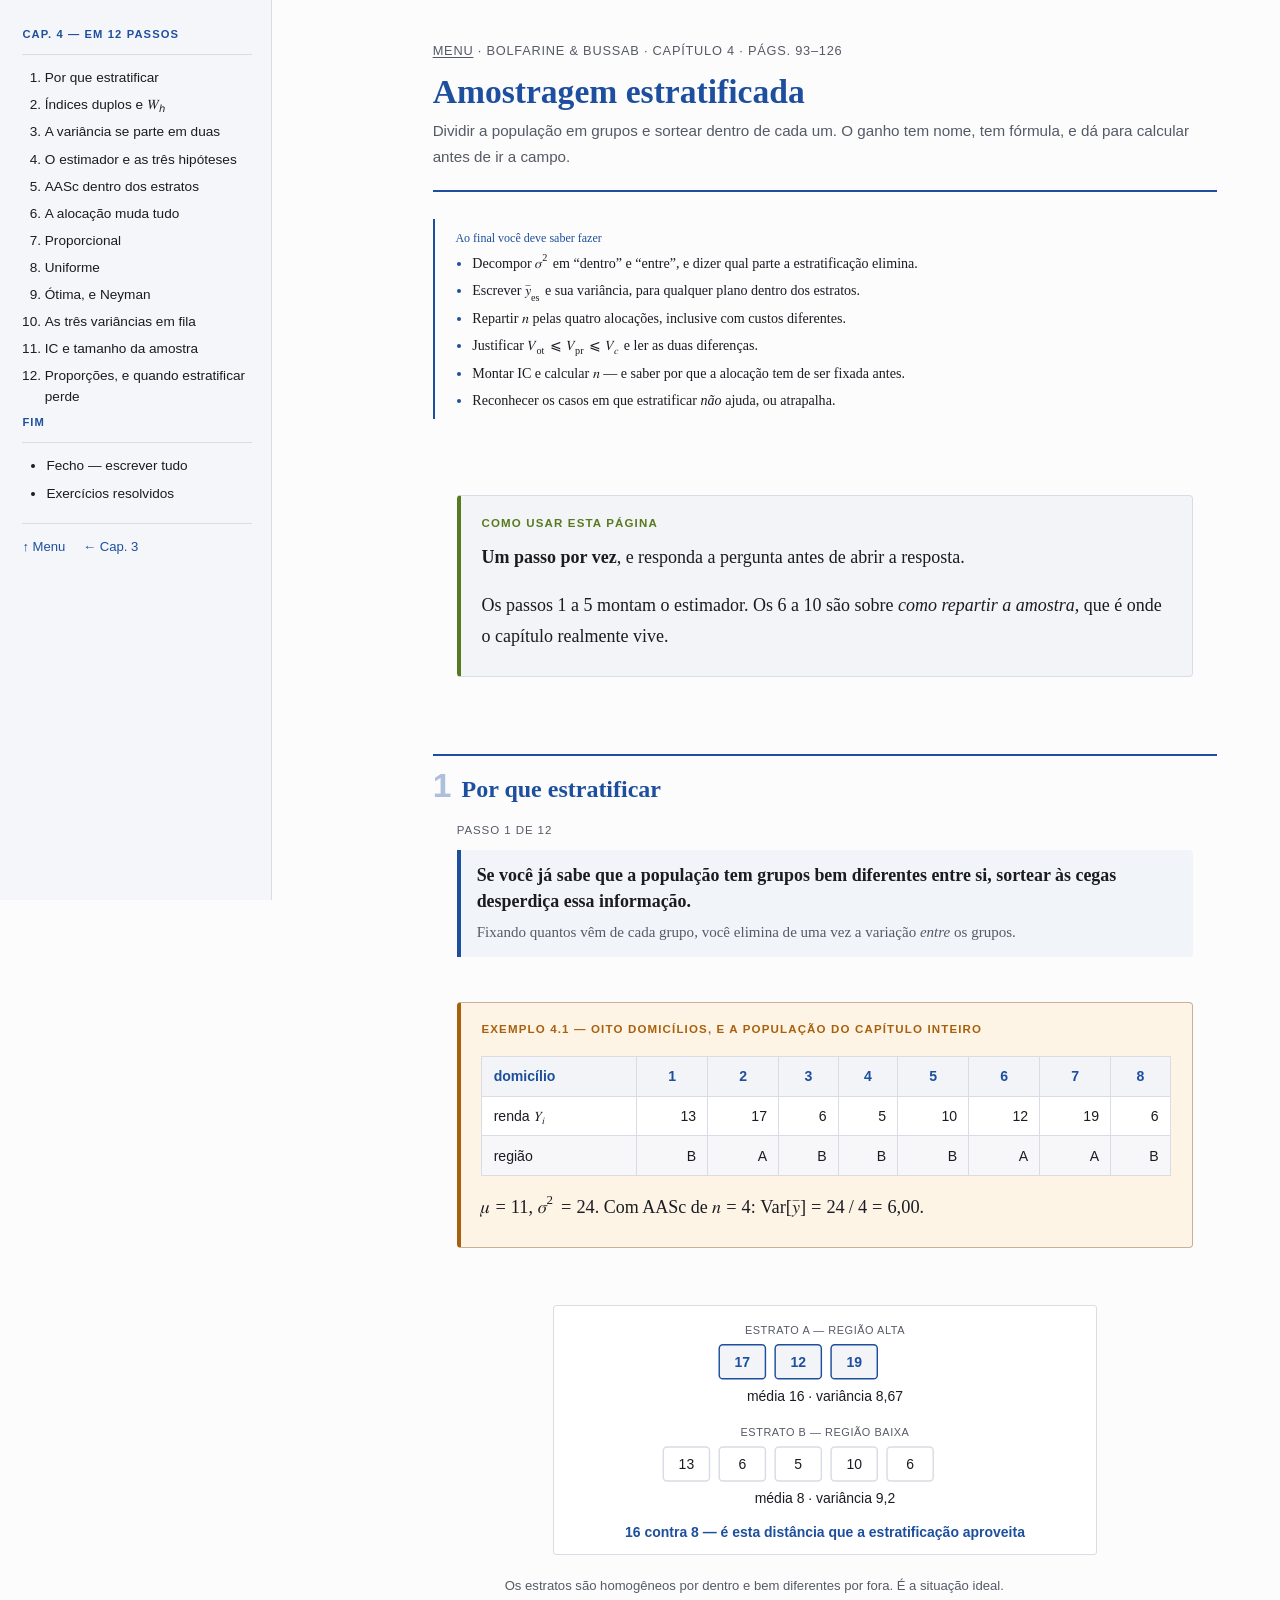
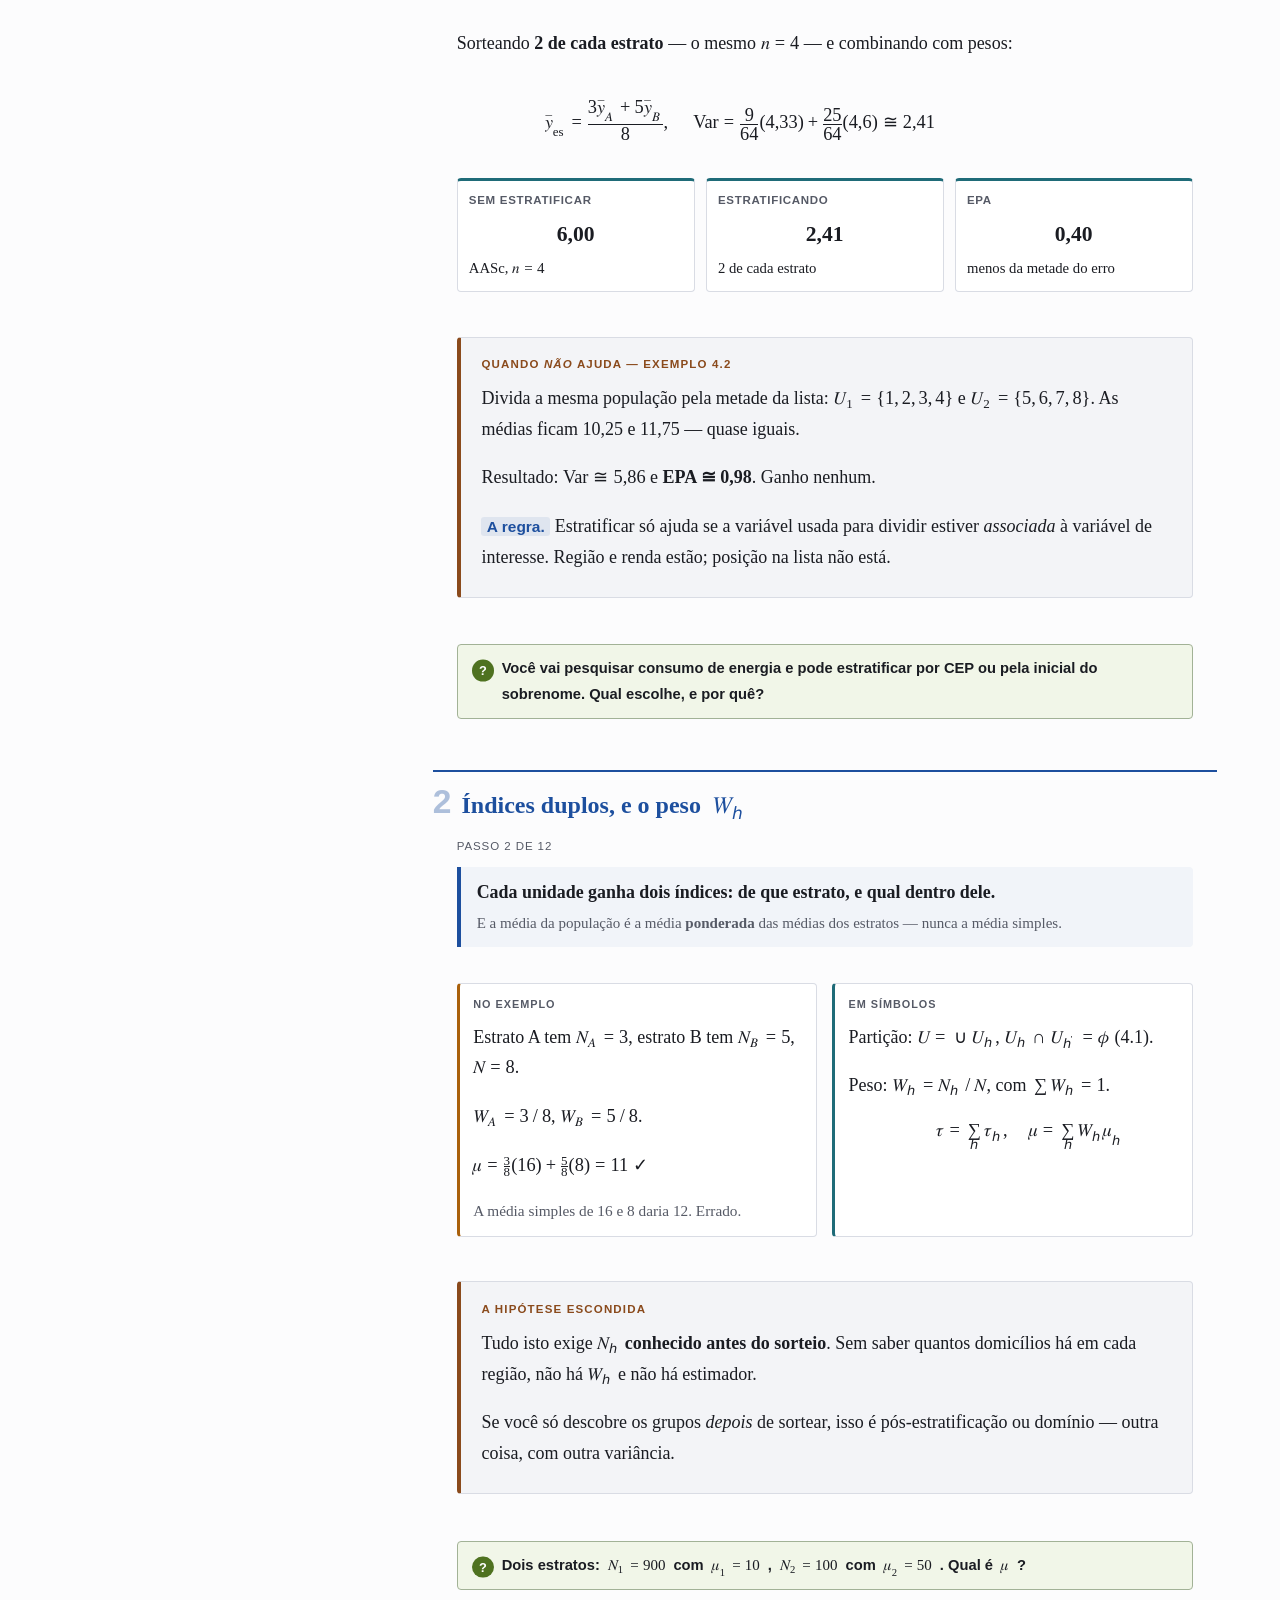
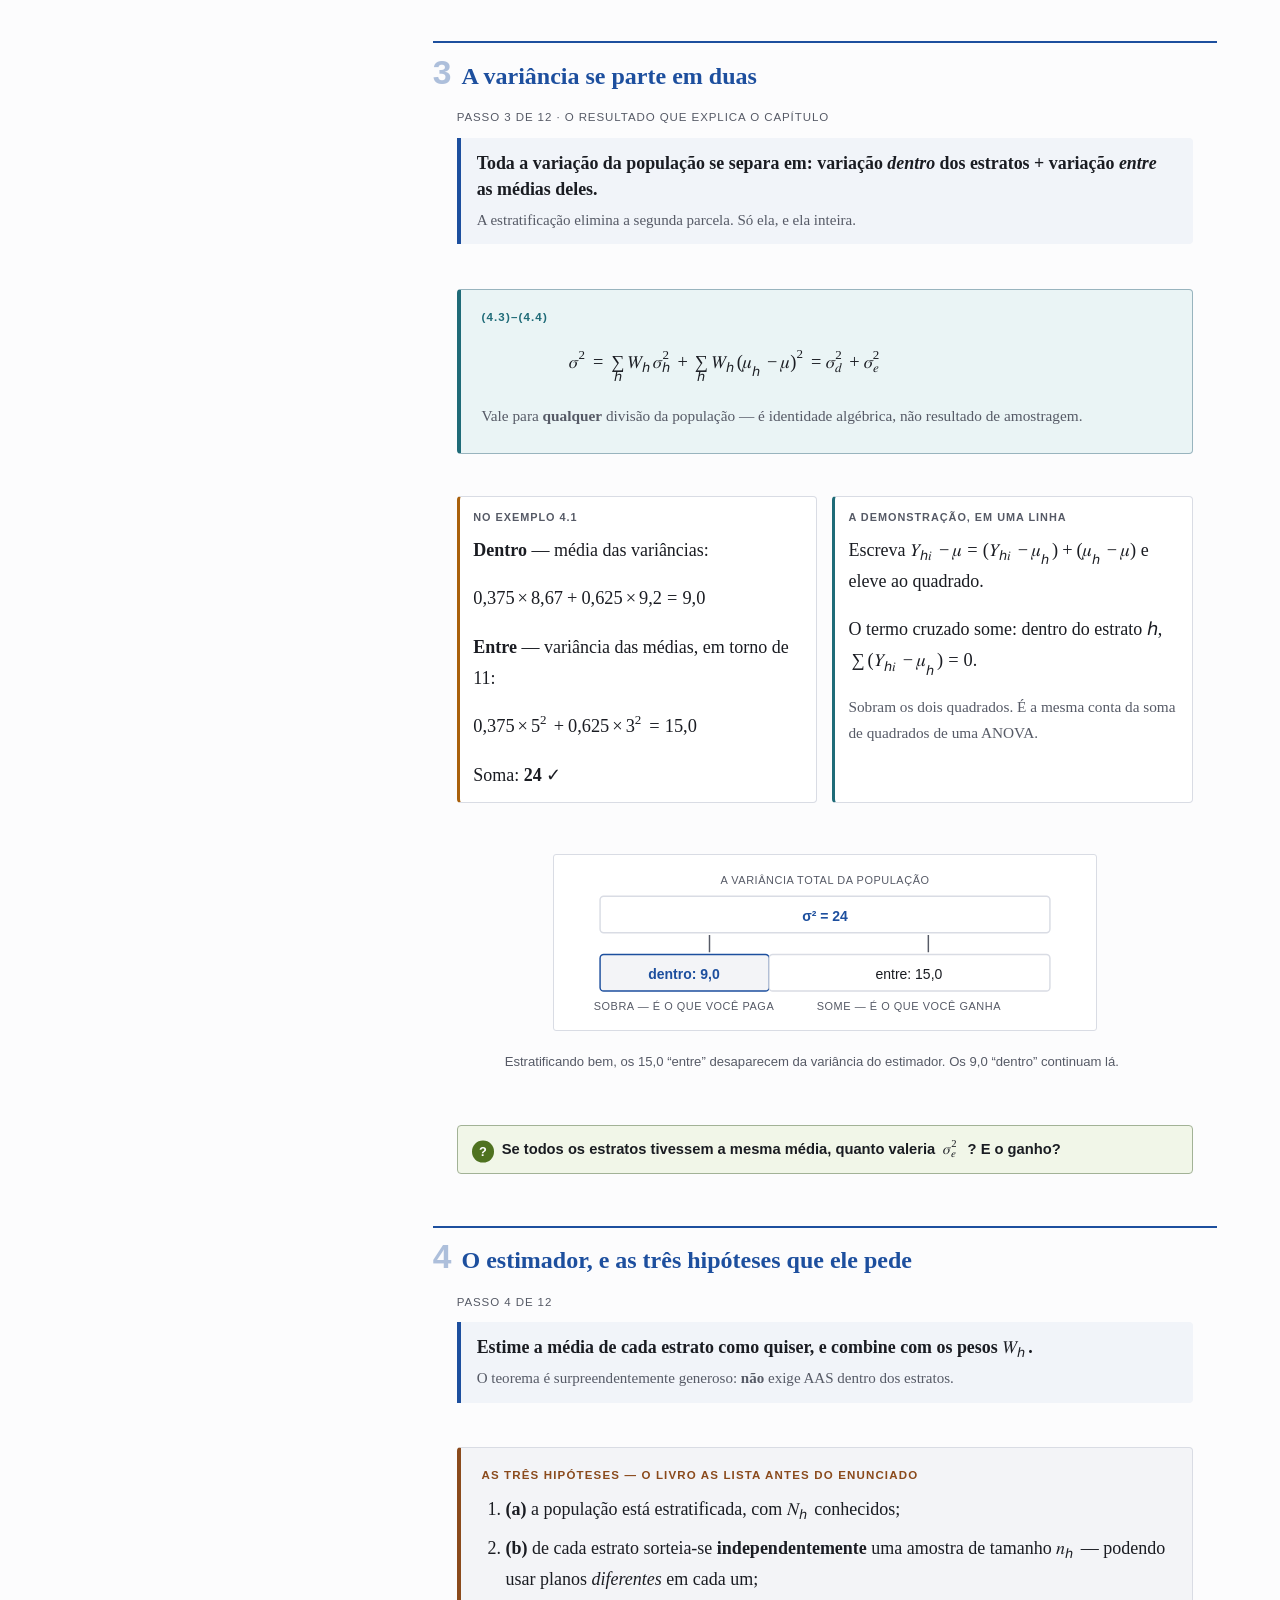
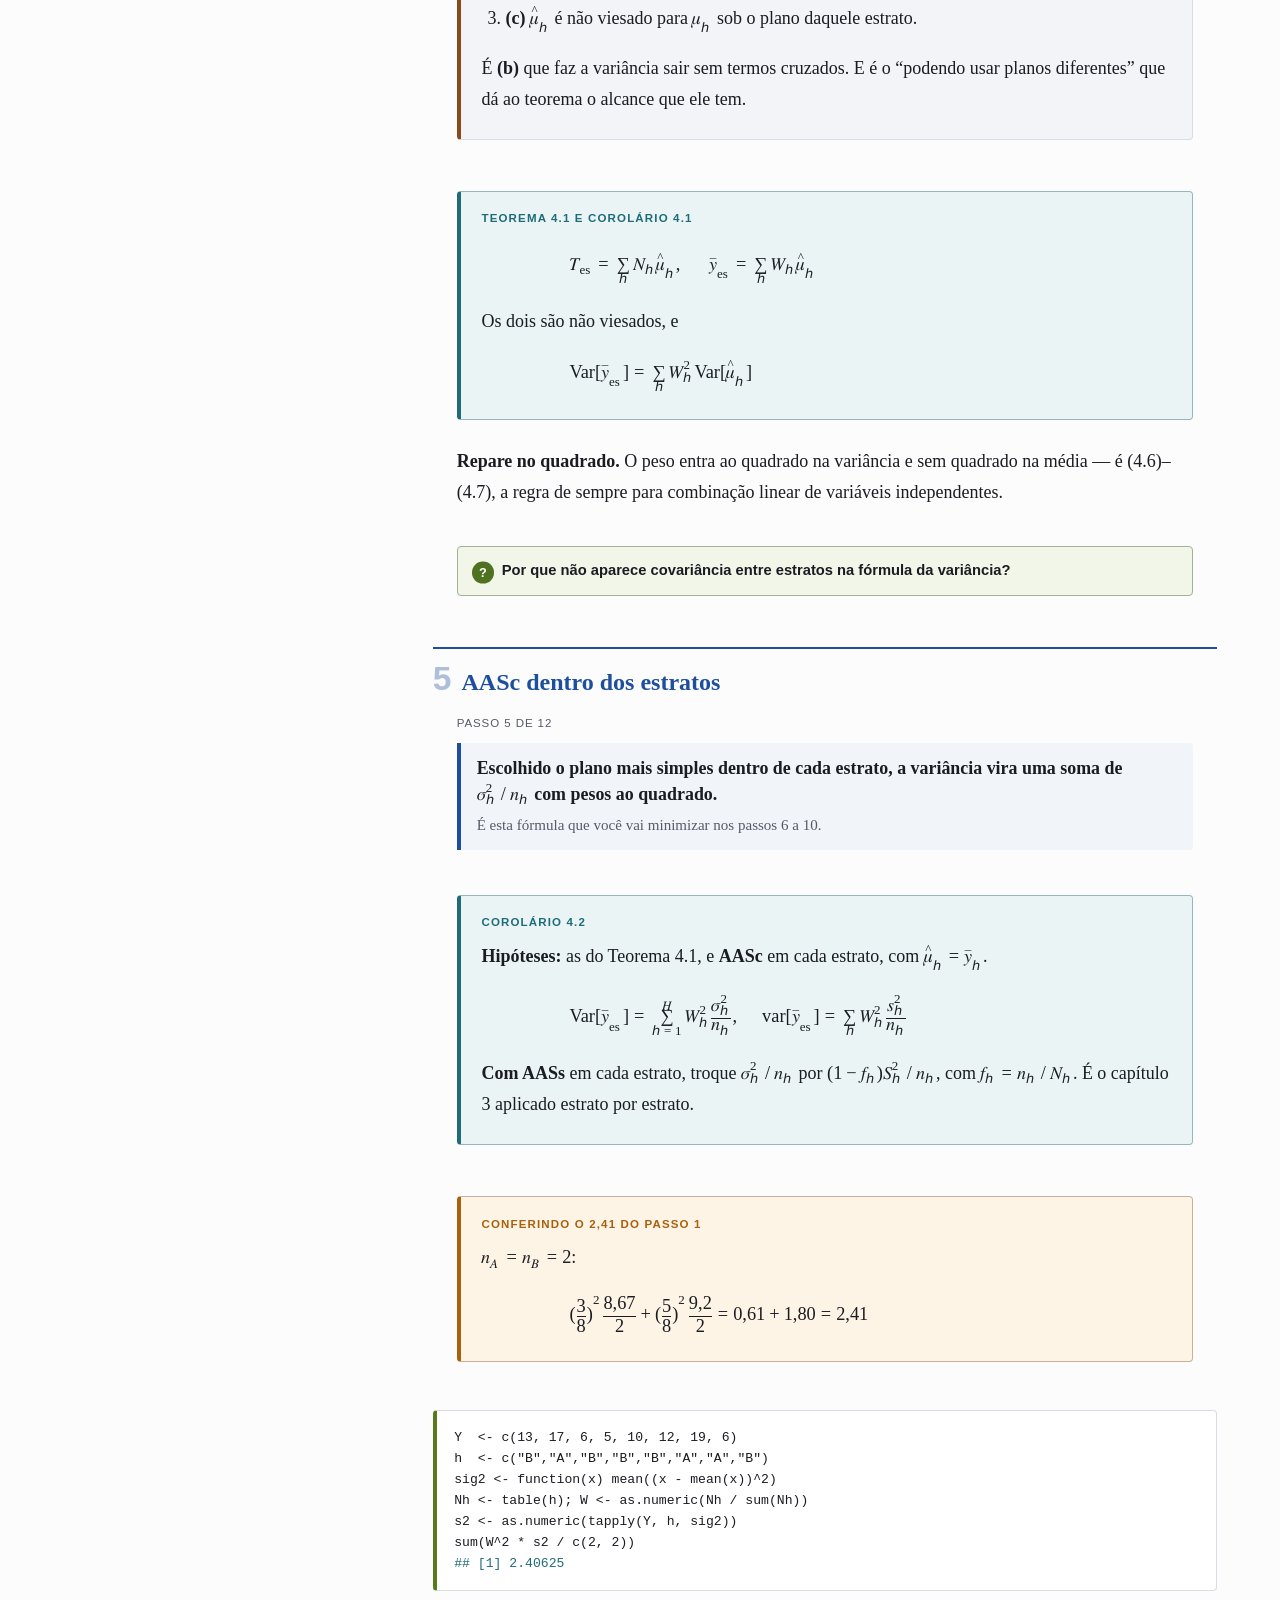
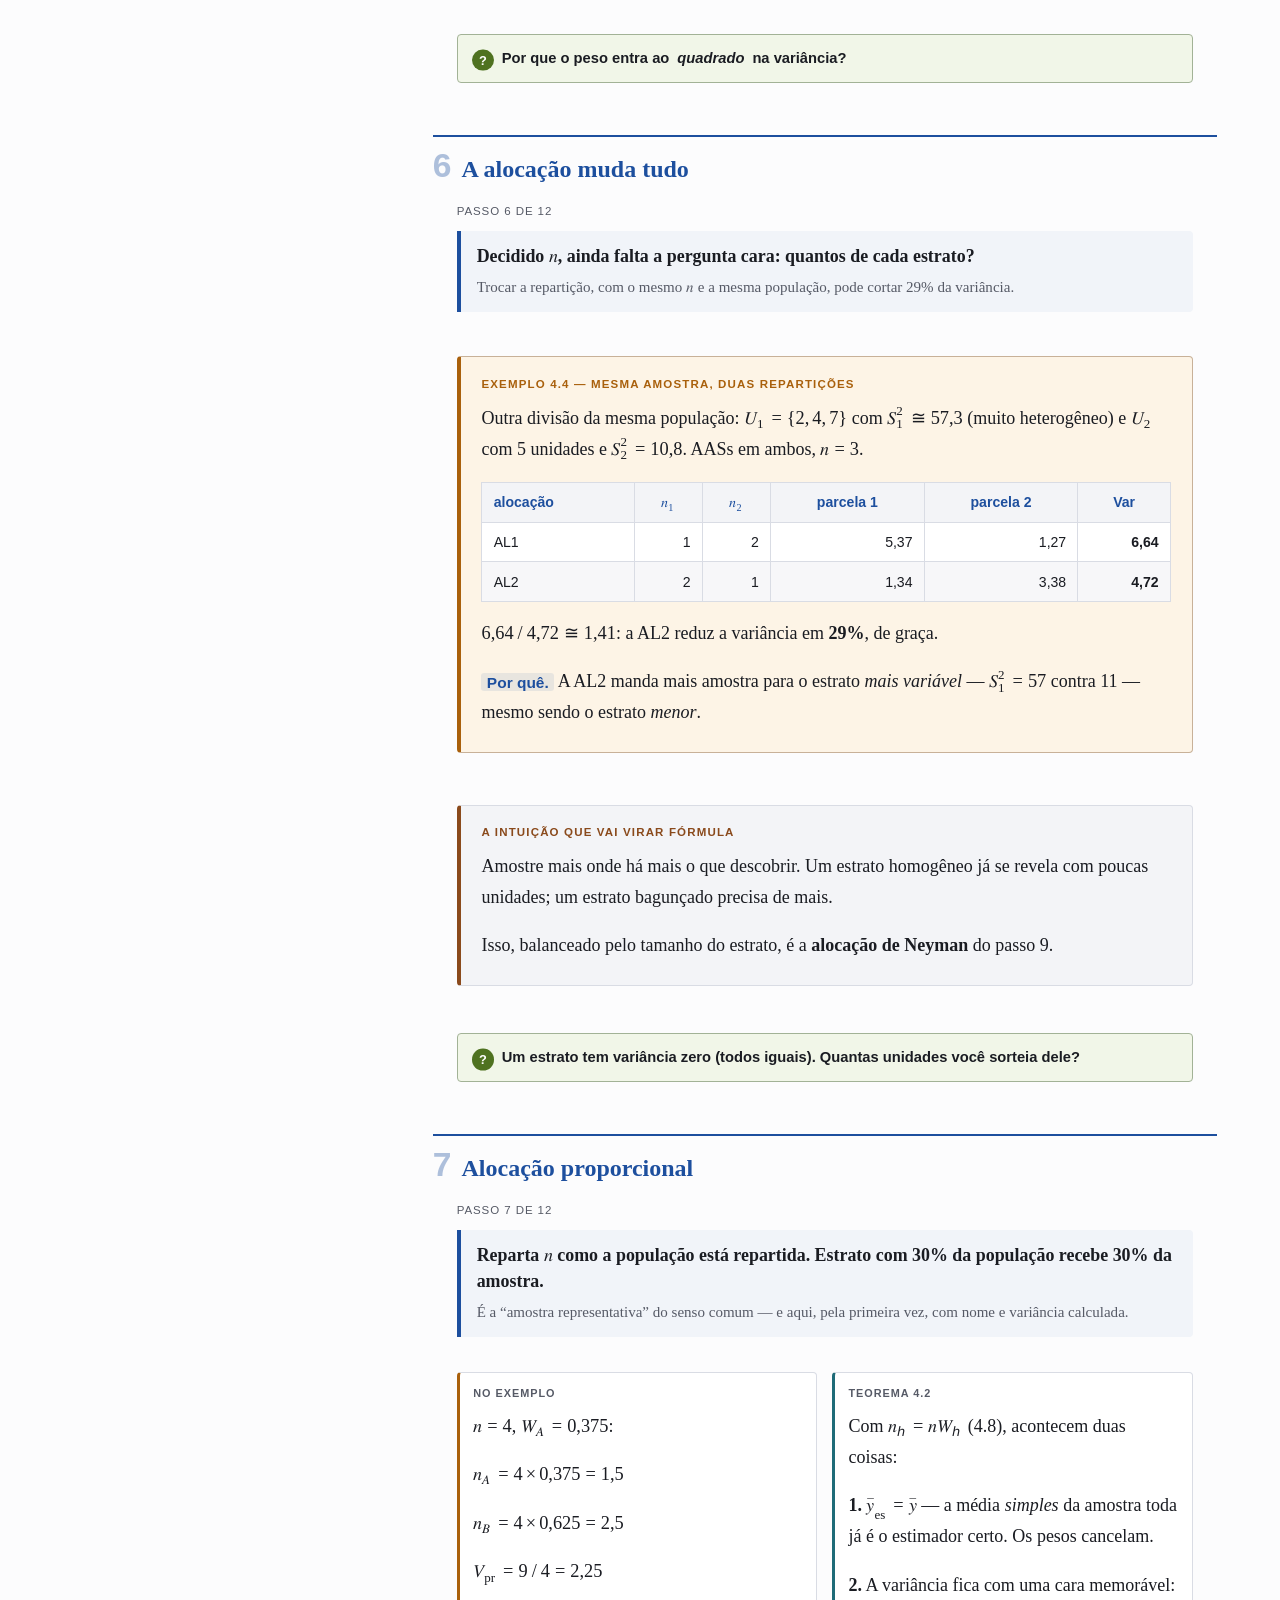
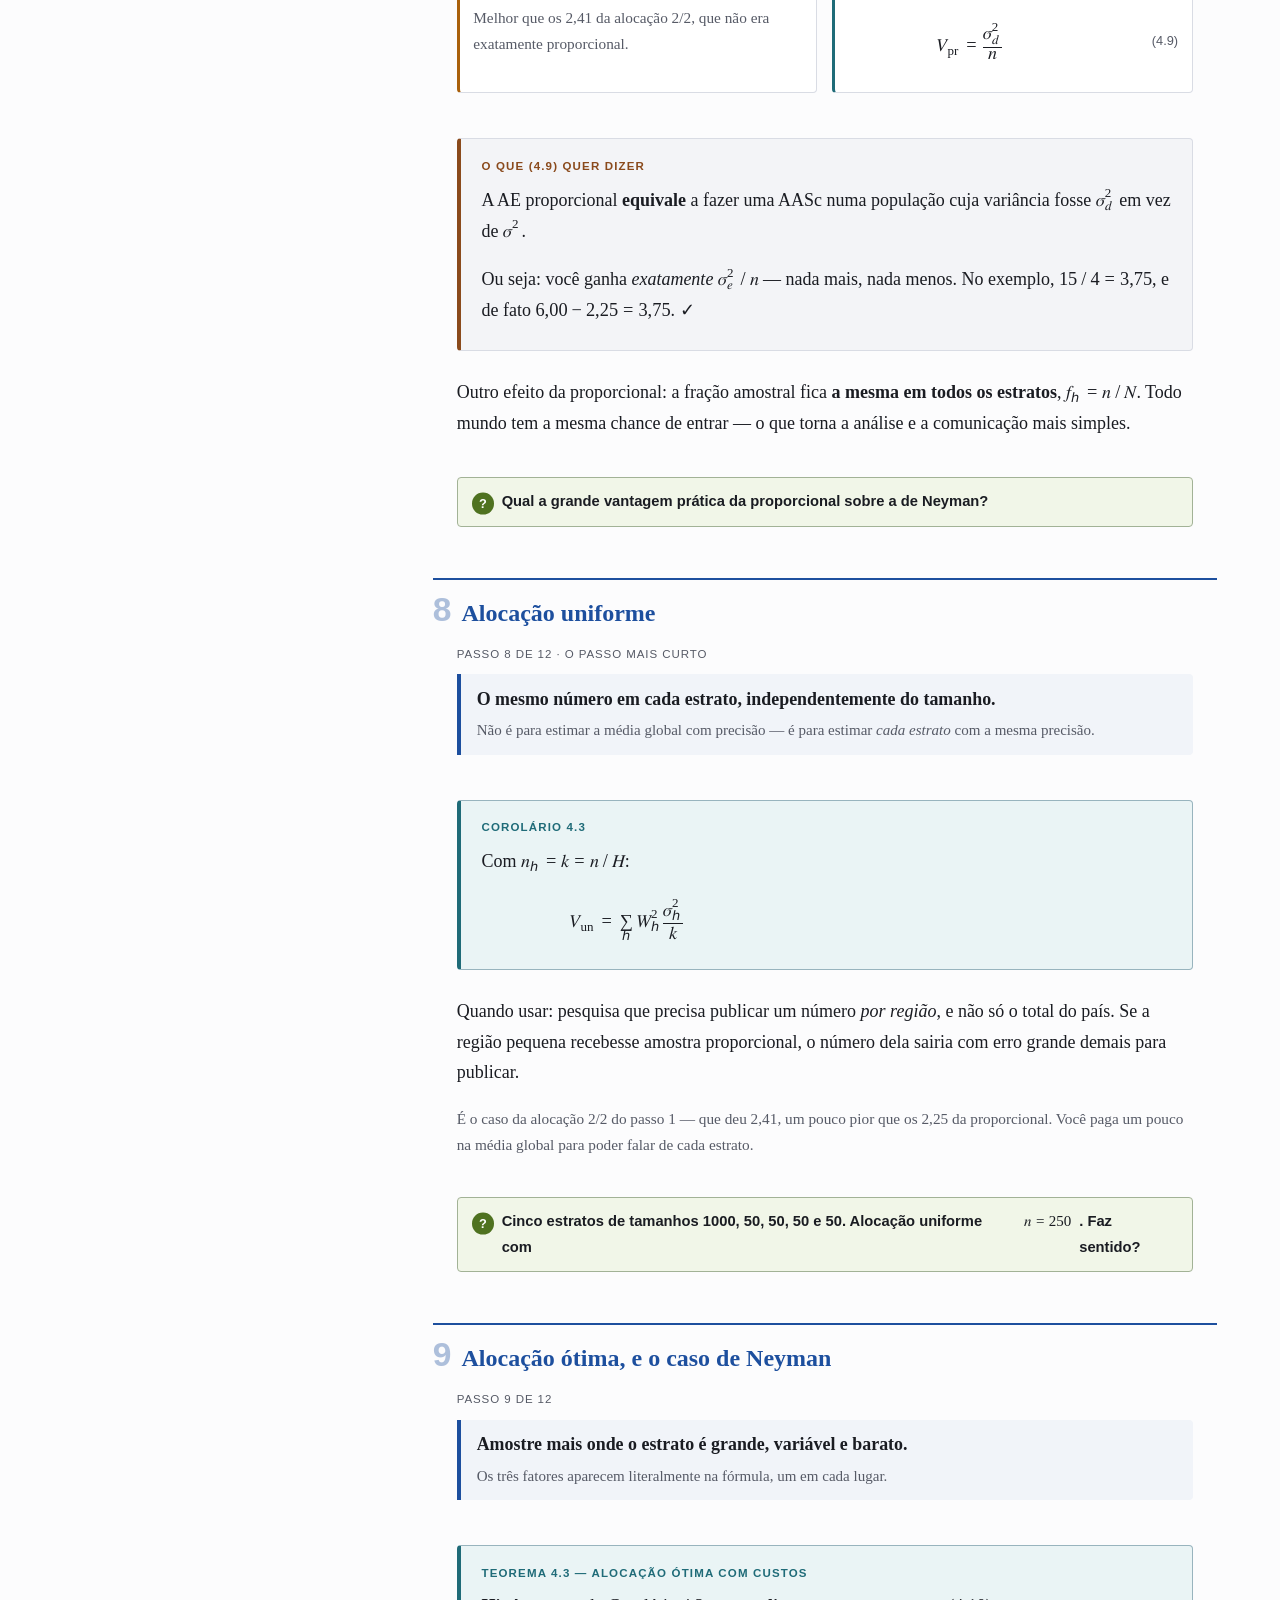
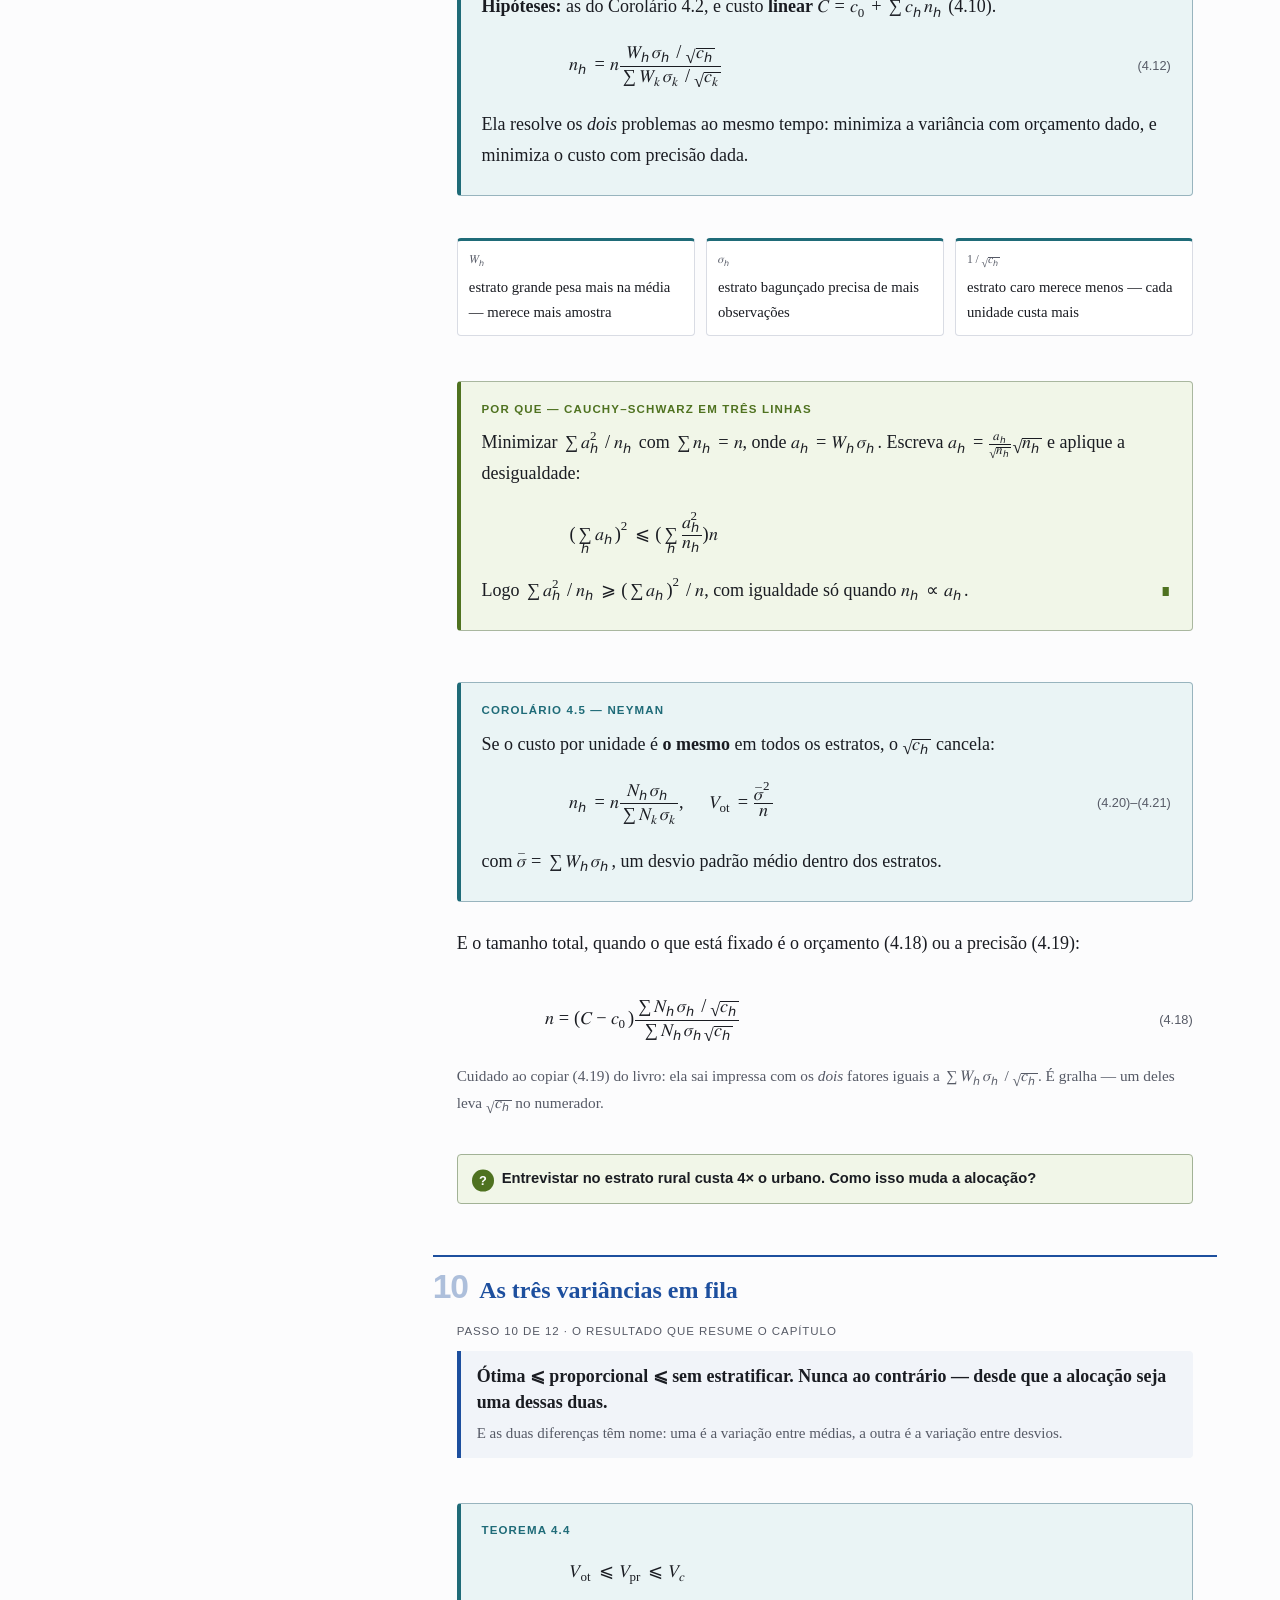
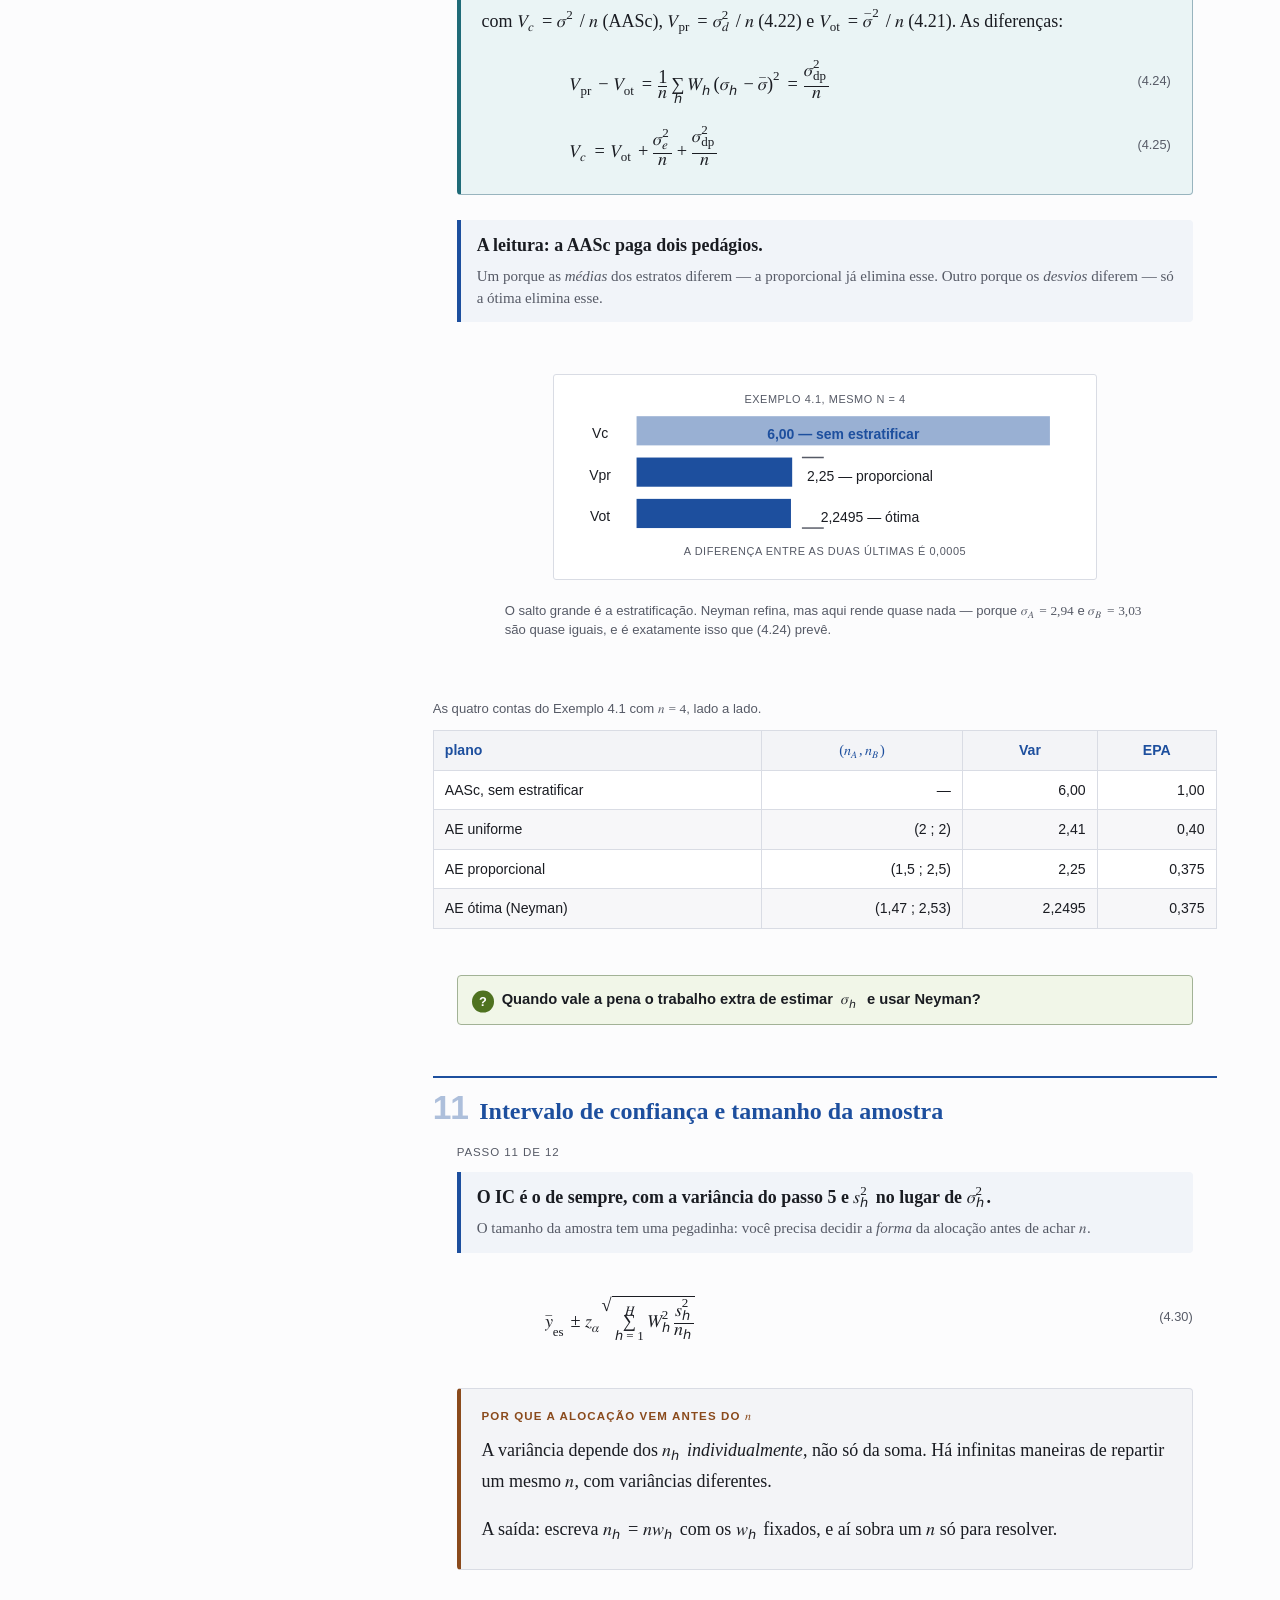
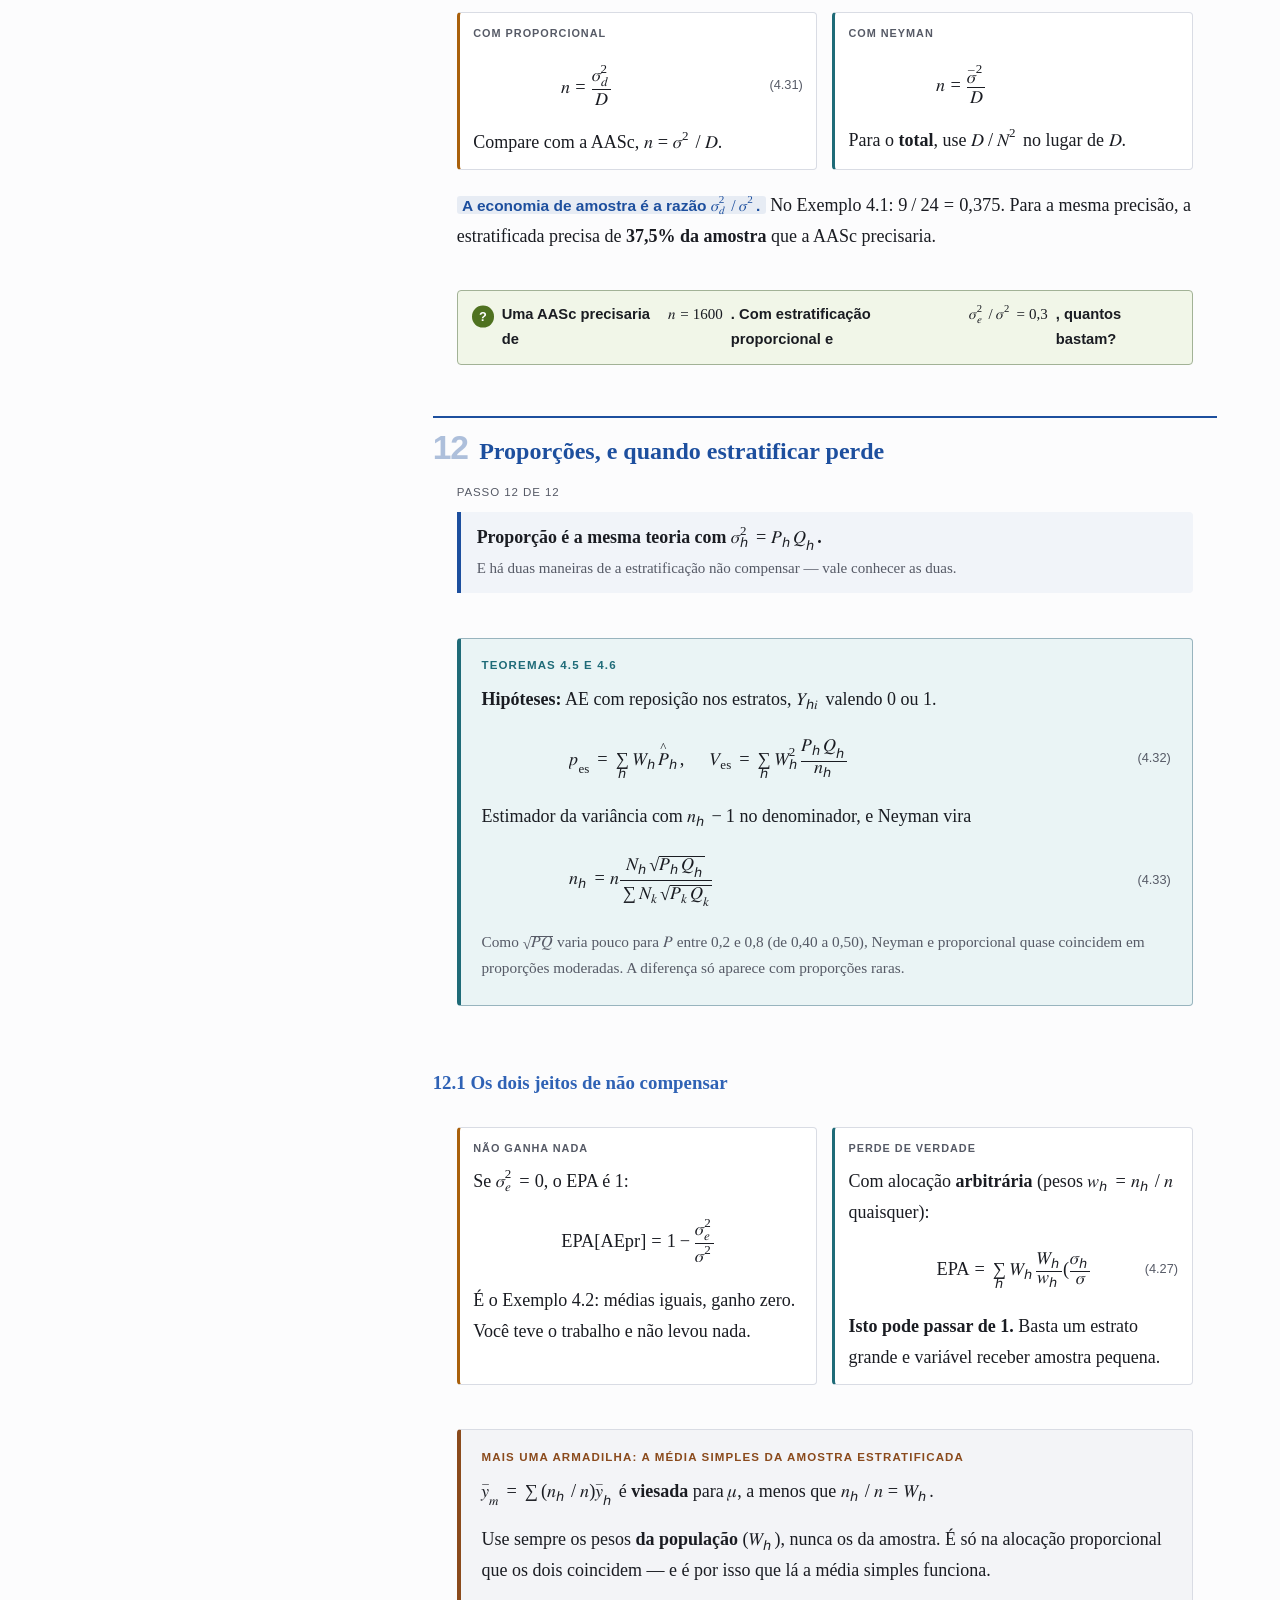
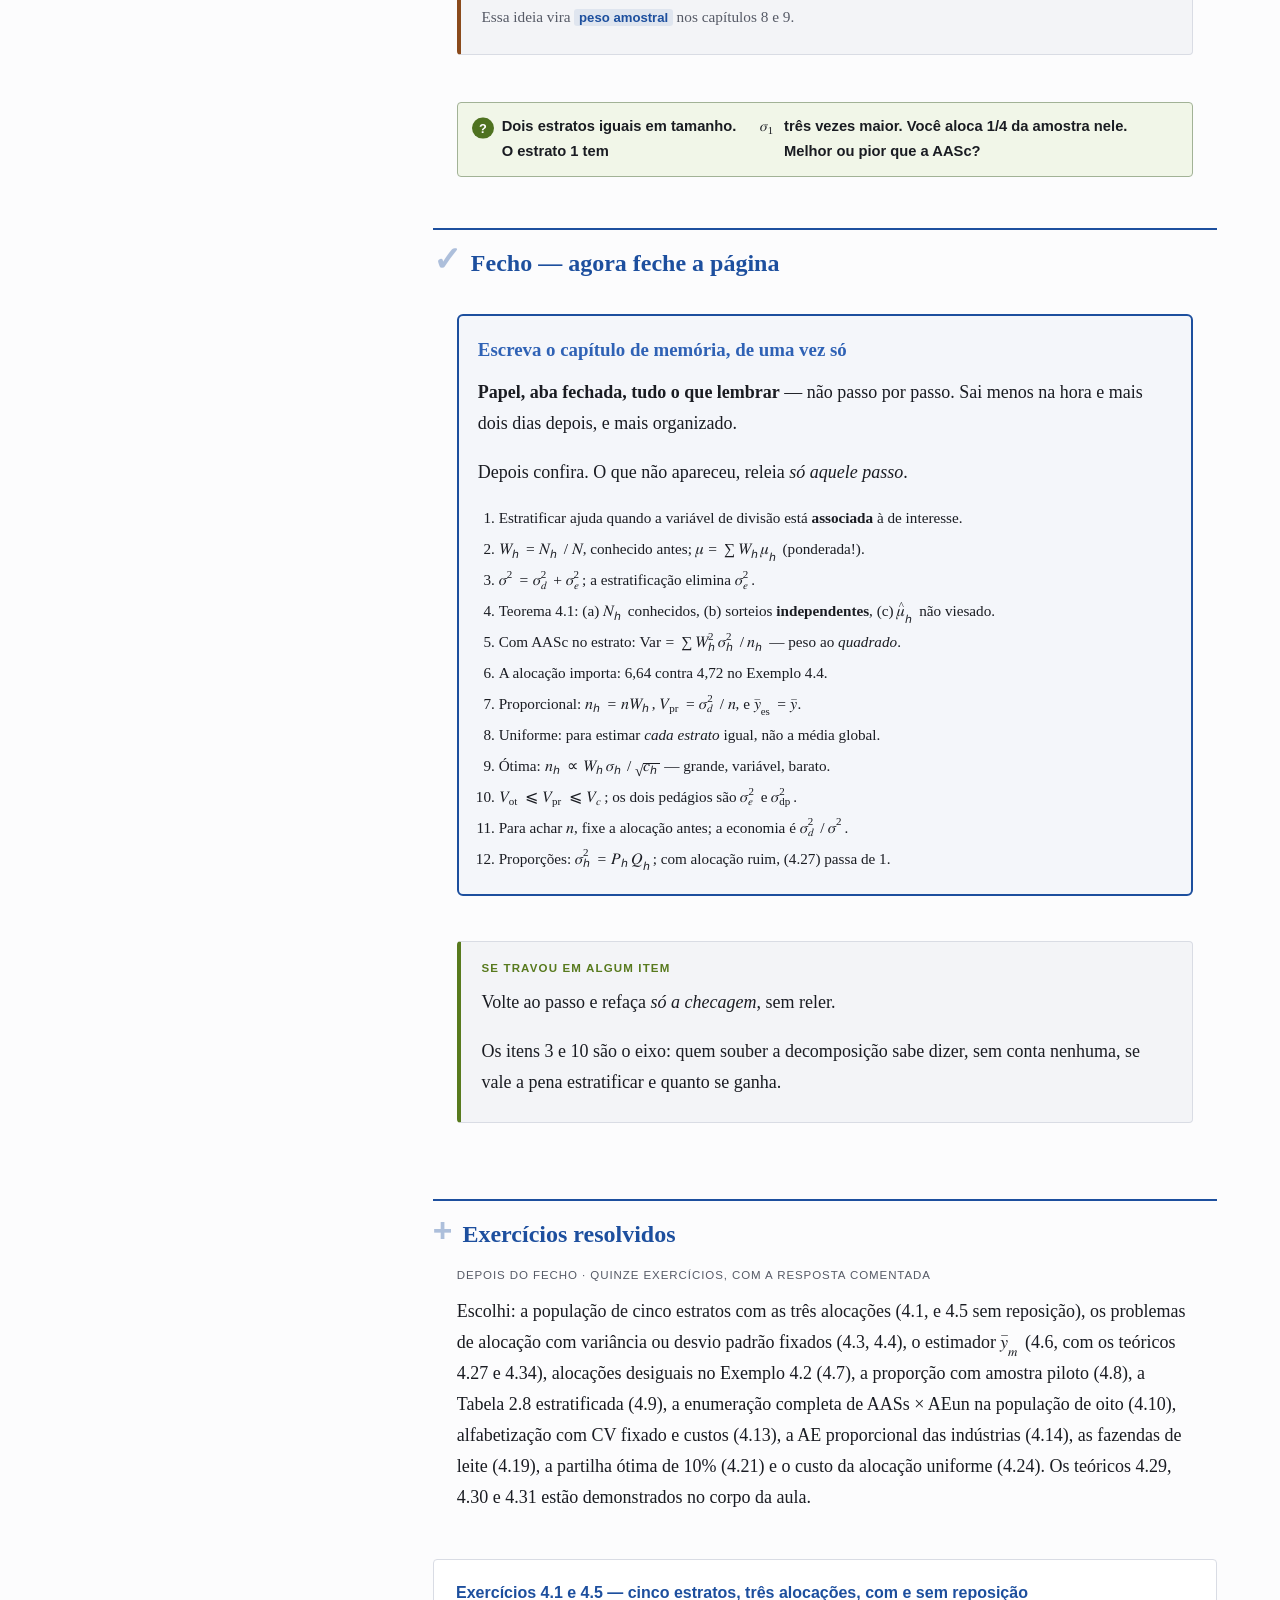
<file: estudo/cap04/04-00-amostragem-estratificada.html>
<!DOCTYPE html>
<html lang="pt-BR">
<head>
<meta charset="utf-8">
<meta name="viewport" content="width=device-width, initial-scale=1">
<!-- Caderno de estudo pessoal: reproduz tabelas e enunciados de obra protegida
     (Bolfarine & Bussab, IME-USP) para uso próprio. Fora dos buscadores. -->
<meta name="robots" content="noindex, nofollow">
<title>Cap. 4 — Amostragem estratificada</title>
<link rel="stylesheet" href="../assets/tema.css?v=1">
<link rel="stylesheet" href="../assets/estilo.css?v=1">
<link rel="stylesheet" href="../assets/aula.css?v=1">
</head>
<body>

<details class="menu-lateral" open>
  <summary>Índice da aula</summary>
  <nav class="painel">
    <p class="painel-titulo">Cap. 4 — em 12 passos</p>
    <ol>
      <li><a href="#p1">Por que estratificar</a></li>
      <li><a href="#p2">Índices duplos e <math><msub><mi>W</mi><mi>h</mi></msub></math></a></li>
      <li><a href="#p3">A variância se parte em duas</a></li>
      <li><a href="#p4">O estimador e as três hipóteses</a></li>
      <li><a href="#p5">AASc dentro dos estratos</a></li>
      <li><a href="#p6">A alocação muda tudo</a></li>
      <li><a href="#p7">Proporcional</a></li>
      <li><a href="#p8">Uniforme</a></li>
      <li><a href="#p9">Ótima, e Neyman</a></li>
      <li><a href="#p10">As três variâncias em fila</a></li>
      <li><a href="#p11">IC e tamanho da amostra</a></li>
      <li><a href="#p12">Proporções, e quando estratificar perde</a></li>
    </ol>
    <p class="painel-titulo">Fim</p>
    <ul>
      <li><a href="#fecho">Fecho — escrever tudo</a></li>
      <li><a href="#exercicios">Exercícios resolvidos</a></li>
    </ul>
    <p class="extras">
      <a href="../index.html">↑ Menu</a>
      <a href="../cap03/03-00-amostragem-aleatoria-simples.html">← Cap. 3</a>
    </p>
  </nav>
</details>

<div class="pagina" id="topo">

<header class="topo">
  <p class="migalha"><a href="../index.html">Menu</a> · Bolfarine &amp; Bussab · Capítulo 4 · págs. 93–126</p>
  <h1>Amostragem estratificada</h1>
  <p class="subtitulo">Dividir a população em grupos e sortear dentro de cada um. O ganho tem nome, tem fórmula, e dá para calcular antes de ir a campo.</p>
</header>

<div class="objetivo">
  <span class="rotulo">Ao final você deve saber fazer</span>
  <ul>
    <li>Decompor <math><msup><mi>σ</mi><mn>2</mn></msup></math> em “dentro” e “entre”, e dizer qual parte a estratificação elimina.</li>
    <li>Escrever <math><msub><mover><mi>y</mi><mo>¯</mo></mover><mi>es</mi></msub></math> e sua variância, para qualquer plano dentro dos estratos.</li>
    <li>Repartir <math><mi>n</mi></math> pelas quatro alocações, inclusive com custos diferentes.</li>
    <li>Justificar <math><msub><mi>V</mi><mi>ot</mi></msub><mo>⩽</mo><msub><mi>V</mi><mi>pr</mi></msub><mo>⩽</mo><msub><mi>V</mi><mi>c</mi></msub></math> e ler as duas diferenças.</li>
    <li>Montar IC e calcular <math><mi>n</mi></math> — e saber por que a alocação tem de ser fixada antes.</li>
    <li>Reconhecer os casos em que estratificar <em>não</em> ajuda, ou atrapalha.</li>
  </ul>
</div>

<div class="caixa pratica">
  <span class="rotulo">Como usar esta página</span>
  <p><strong>Um passo por vez</strong>, e responda a pergunta antes de abrir a resposta.</p>
  <p>Os passos 1 a 5 montam o estimador. Os 6 a 10 são sobre <em>como repartir a amostra</em>, que é onde o capítulo realmente vive.</p>
</div>

<!-- ==================================================================== 1 -->

<h2 class="passo" id="p1"><span class="n">1</span> Por que estratificar</h2>
<p class="marco">Passo 1 de 12</p>

<div class="ideia">
  <p>Se você já sabe que a população tem grupos bem diferentes entre si, sortear às cegas desperdiça essa informação.</p>
  <p>Fixando quantos vêm de cada grupo, você elimina de uma vez a variação <em>entre</em> os grupos.</p>
</div>

<div class="caixa exemplo">
  <span class="rotulo">Exemplo 4.1 — oito domicílios, e a população do capítulo inteiro</span>
  <div class="rolagem">
  <table>
    <thead><tr><th>domicílio</th><th class="c">1</th><th class="c">2</th><th class="c">3</th><th class="c">4</th><th class="c">5</th><th class="c">6</th><th class="c">7</th><th class="c">8</th></tr></thead>
    <tbody>
      <tr><td>renda <math><msub><mi>Y</mi><mi>i</mi></msub></math></td><td class="c">13</td><td class="c">17</td><td class="c">6</td><td class="c">5</td><td class="c">10</td><td class="c">12</td><td class="c">19</td><td class="c">6</td></tr>
      <tr><td>região</td><td class="c">B</td><td class="c">A</td><td class="c">B</td><td class="c">B</td><td class="c">B</td><td class="c">A</td><td class="c">A</td><td class="c">B</td></tr>
    </tbody>
  </table>
  </div>
  <p><math><mi>μ</mi><mo>=</mo><mn>11</mn></math>, <math><msup><mi>σ</mi><mn>2</mn></msup><mo>=</mo><mn>24</mn></math>. Com AASc de <math><mi>n</mi><mo>=</mo><mn>4</mn></math>: <math><mi>Var</mi><mo stretchy="false">[</mo><mover><mi>y</mi><mo>¯</mo></mover><mo stretchy="false">]</mo><mo>=</mo><mn>24</mn><mo>/</mo><mn>4</mn><mo>=</mo><mn>6,00</mn></math>.</p>
</div>

<figure class="diagrama">
  <svg viewBox="0 0 430 188" xmlns="http://www.w3.org/2000/svg" role="img" aria-label="A população de oito domicílios separada em dois estratos: região alta com 17, 12 e 19, média 16; região baixa com 13, 6, 5, 10 e 6, média 8.">
    <text x="215" y="15" class="tx-rot">estrato A — região alta</text>
    <rect x="128" y="24" width="38" height="28" class="cx"/>
    <rect x="174" y="24" width="38" height="28" class="cx"/>
    <rect x="220" y="24" width="38" height="28" class="cx"/>
    <text x="147" y="38" class="tx-crit">17</text>
    <text x="193" y="38" class="tx-crit">12</text>
    <text x="239" y="38" class="tx-crit">19</text>
    <text x="215" y="66" class="tx">média 16 · variância 8,67</text>

    <text x="215" y="99" class="tx-rot">estrato B — região baixa</text>
    <rect x="82"  y="108" width="38" height="28" class="cx-folha"/>
    <rect x="128" y="108" width="38" height="28" class="cx-folha"/>
    <rect x="174" y="108" width="38" height="28" class="cx-folha"/>
    <rect x="220" y="108" width="38" height="28" class="cx-folha"/>
    <rect x="266" y="108" width="38" height="28" class="cx-folha"/>
    <text x="101" y="122" class="tx">13</text>
    <text x="147" y="122" class="tx">6</text>
    <text x="193" y="122" class="tx">5</text>
    <text x="239" y="122" class="tx">10</text>
    <text x="285" y="122" class="tx">6</text>
    <text x="215" y="150" class="tx">média 8 · variância 9,2</text>

    <text x="215" y="178" class="tx-crit">16 contra 8 — é esta distância que a estratificação aproveita</text>
  </svg>
  <figcaption>Os estratos são homogêneos por dentro e bem diferentes por fora. É a situação ideal.</figcaption>
</figure>

<p>Sorteando <strong>2 de cada estrato</strong> — o mesmo <math><mi>n</mi><mo>=</mo><mn>4</mn></math> — e combinando com pesos:</p>

<div class="eq"><math display="block"><mrow><msub><mover><mi>y</mi><mo>¯</mo></mover><mi>es</mi></msub><mo>=</mo><mfrac><mrow><mn>3</mn><msub><mover><mi>y</mi><mo>¯</mo></mover><mi>A</mi></msub><mo>+</mo><mn>5</mn><msub><mover><mi>y</mi><mo>¯</mo></mover><mi>B</mi></msub></mrow><mn>8</mn></mfrac><mo>,</mo><mspace width="1.2em"/><mi>Var</mi><mo>=</mo><mfrac><mn>9</mn><mn>64</mn></mfrac><mo stretchy="false">(</mo><mn>4,33</mn><mo stretchy="false">)</mo><mo>+</mo><mfrac><mn>25</mn><mn>64</mn></mfrac><mo stretchy="false">(</mo><mn>4,6</mn><mo stretchy="false">)</mo><mo>≅</mo><mn>2,41</mn></mrow></math></div>

<div class="fileira">
  <div><strong>Sem estratificar</strong><p class="numerao"><strong>6,00</strong></p><p>AASc, <math><mi>n</mi><mo>=</mo><mn>4</mn></math></p></div>
  <div><strong>Estratificando</strong><p class="numerao"><strong>2,41</strong></p><p>2 de cada estrato</p></div>
  <div><strong>EPA</strong><p class="numerao"><strong>0,40</strong></p><p>menos da metade do erro</p></div>
</div>

<div class="caixa aviso">
  <span class="rotulo">Quando <em>não</em> ajuda — Exemplo 4.2</span>
  <p>Divida a mesma população pela metade da lista: <math><msub><mi>U</mi><mn>1</mn></msub><mo>=</mo><mo stretchy="false">{</mo><mn>1</mn><mo>,</mo><mn>2</mn><mo>,</mo><mn>3</mn><mo>,</mo><mn>4</mn><mo stretchy="false">}</mo></math> e <math><msub><mi>U</mi><mn>2</mn></msub><mo>=</mo><mo stretchy="false">{</mo><mn>5</mn><mo>,</mo><mn>6</mn><mo>,</mo><mn>7</mn><mo>,</mo><mn>8</mn><mo stretchy="false">}</mo></math>. As médias ficam 10,25 e 11,75 — quase iguais.</p>
  <p>Resultado: <math><mi>Var</mi><mo>≅</mo><mn>5,86</mn></math> e <strong>EPA ≅ 0,98</strong>. Ganho nenhum.</p>
  <p><span class="chip">A regra.</span> Estratificar só ajuda se a variável usada para dividir estiver <em>associada</em> à variável de interesse. Região e renda estão; posição na lista não está.</p>
</div>

<details class="checagem">
  <summary>Você vai pesquisar consumo de energia e pode estratificar por CEP ou pela inicial do sobrenome. Qual escolhe, e por quê?</summary>
  <div class="resposta">
    <p><strong>CEP.</strong> Bairro está associado a renda, tipo de imóvel e consumo — as médias por estrato vão diferir.</p>
    <p>Inicial do sobrenome é o Exemplo 4.2 disfarçado: cada estrato seria uma cópia em miniatura da população, com as mesmas médias. Você teria o trabalho da estratificação sem nenhum ganho.</p>
  </div>
</details>

<!-- ==================================================================== 2 -->

<h2 class="passo" id="p2"><span class="n">2</span> Índices duplos, e o peso <math><msub><mi>W</mi><mi>h</mi></msub></math></h2>
<p class="marco">Passo 2 de 12</p>

<div class="ideia">
  <p>Cada unidade ganha dois índices: de que estrato, e qual dentro dele.</p>
  <p>E a média da população é a média <strong>ponderada</strong> das médias dos estratos — nunca a média simples.</p>
</div>

<div class="par">
  <div class="caso">
    <h4>No exemplo</h4>
    <p>Estrato A tem <math><msub><mi>N</mi><mi>A</mi></msub><mo>=</mo><mn>3</mn></math>, estrato B tem <math><msub><mi>N</mi><mi>B</mi></msub><mo>=</mo><mn>5</mn></math>, <math><mi>N</mi><mo>=</mo><mn>8</mn></math>.</p>
    <p><math><msub><mi>W</mi><mi>A</mi></msub><mo>=</mo><mn>3</mn><mo>/</mo><mn>8</mn></math>, <math><msub><mi>W</mi><mi>B</mi></msub><mo>=</mo><mn>5</mn><mo>/</mo><mn>8</mn></math>.</p>
    <p><math><mi>μ</mi><mo>=</mo><mfrac><mn>3</mn><mn>8</mn></mfrac><mo stretchy="false">(</mo><mn>16</mn><mo stretchy="false">)</mo><mo>+</mo><mfrac><mn>5</mn><mn>8</mn></mfrac><mo stretchy="false">(</mo><mn>8</mn><mo stretchy="false">)</mo><mo>=</mo><mn>11</mn></math> ✓</p>
    <p class="miudo">A média simples de 16 e 8 daria 12. Errado.</p>
  </div>
  <div class="simb">
    <h4>Em símbolos</h4>
    <p>Partição: <math><mi>U</mi><mo>=</mo><mo>∪</mo><msub><mi>U</mi><mi>h</mi></msub></math>, <math><msub><mi>U</mi><mi>h</mi></msub><mo>∩</mo><msub><mi>U</mi><msup><mi>h</mi><mo>′</mo></msup></msub><mo>=</mo><mi>ϕ</mi></math>&nbsp;(4.1).</p>
    <p>Peso: <math><msub><mi>W</mi><mi>h</mi></msub><mo>=</mo><msub><mi>N</mi><mi>h</mi></msub><mo>/</mo><mi>N</mi></math>, com <math><mo>∑</mo><msub><mi>W</mi><mi>h</mi></msub><mo>=</mo><mn>1</mn></math>.</p>
    <div class="eq"><math display="block"><mrow><mi>τ</mi><mo>=</mo><munder><mo>∑</mo><mi>h</mi></munder><msub><mi>τ</mi><mi>h</mi></msub><mo>,</mo><mspace width="1em"/><mi>μ</mi><mo>=</mo><munder><mo>∑</mo><mi>h</mi></munder><msub><mi>W</mi><mi>h</mi></msub><msub><mi>μ</mi><mi>h</mi></msub></mrow></math></div>
  </div>
</div>

<div class="caixa aviso">
  <span class="rotulo">A hipótese escondida</span>
  <p>Tudo isto exige <math><msub><mi>N</mi><mi>h</mi></msub></math> <strong>conhecido antes do sorteio</strong>. Sem saber quantos domicílios há em cada região, não há <math><msub><mi>W</mi><mi>h</mi></msub></math> e não há estimador.</p>
  <p>Se você só descobre os grupos <em>depois</em> de sortear, isso é pós-estratificação ou domínio — outra coisa, com outra variância.</p>
</div>

<details class="checagem">
  <summary>Dois estratos: <math><msub><mi>N</mi><mn>1</mn></msub><mo>=</mo><mn>900</mn></math> com <math><msub><mi>μ</mi><mn>1</mn></msub><mo>=</mo><mn>10</mn></math>, <math><msub><mi>N</mi><mn>2</mn></msub><mo>=</mo><mn>100</mn></math> com <math><msub><mi>μ</mi><mn>2</mn></msub><mo>=</mo><mn>50</mn></math>. Qual é <math><mi>μ</mi></math>?</summary>
  <div class="resposta">
    <p><math><mn>0,9</mn><mo>×</mo><mn>10</mn><mo>+</mo><mn>0,1</mn><mo>×</mo><mn>50</mn><mo>=</mo><mn>9</mn><mo>+</mo><mn>5</mn><mo>=</mo><mn>14</mn></math>.</p>
    <p>Não 30. O estrato pequeno tem média alta, mas pesa 10%. Esse é o erro mais comum do capítulo.</p>
  </div>
</details>

<!-- ==================================================================== 3 -->

<h2 class="passo" id="p3"><span class="n">3</span> A variância se parte em duas</h2>
<p class="marco">Passo 3 de 12 · o resultado que explica o capítulo</p>

<div class="ideia">
  <p>Toda a variação da população se separa em: variação <em>dentro</em> dos estratos + variação <em>entre</em> as médias deles.</p>
  <p>A estratificação elimina a segunda parcela. Só ela, e ela inteira.</p>
</div>

<div class="caixa teorema">
  <span class="rotulo">(4.3)–(4.4)</span>
  <div class="eq"><math display="block"><mrow><msup><mi>σ</mi><mn>2</mn></msup><mo>=</mo><munder><mo>∑</mo><mi>h</mi></munder><msub><mi>W</mi><mi>h</mi></msub><msubsup><mi>σ</mi><mi>h</mi><mn>2</mn></msubsup><mo>+</mo><munder><mo>∑</mo><mi>h</mi></munder><msub><mi>W</mi><mi>h</mi></msub><msup><mrow><mo stretchy="false">(</mo><msub><mi>μ</mi><mi>h</mi></msub><mo>−</mo><mi>μ</mi><mo stretchy="false">)</mo></mrow><mn>2</mn></msup><mo>=</mo><msubsup><mi>σ</mi><mi>d</mi><mn>2</mn></msubsup><mo>+</mo><msubsup><mi>σ</mi><mi>e</mi><mn>2</mn></msubsup></mrow></math></div>
  <p class="miudo">Vale para <strong>qualquer</strong> divisão da população — é identidade algébrica, não resultado de amostragem.</p>
</div>

<div class="par">
  <div class="caso">
    <h4>No Exemplo 4.1</h4>
    <p><strong>Dentro</strong> — média das variâncias:</p>
    <p><math><mn>0,375</mn><mo>×</mo><mn>8,67</mn><mo>+</mo><mn>0,625</mn><mo>×</mo><mn>9,2</mn><mo>=</mo><mn>9,0</mn></math></p>
    <p><strong>Entre</strong> — variância das médias, em torno de 11:</p>
    <p><math><mn>0,375</mn><mo>×</mo><msup><mn>5</mn><mn>2</mn></msup><mo>+</mo><mn>0,625</mn><mo>×</mo><msup><mn>3</mn><mn>2</mn></msup><mo>=</mo><mn>15,0</mn></math></p>
    <p>Soma: <strong>24</strong> ✓</p>
  </div>
  <div class="simb">
    <h4>A demonstração, em uma linha</h4>
    <p>Escreva <math><msub><mi>Y</mi><mrow><mi>h</mi><mi>i</mi></mrow></msub><mo>−</mo><mi>μ</mi><mo>=</mo><mo stretchy="false">(</mo><msub><mi>Y</mi><mrow><mi>h</mi><mi>i</mi></mrow></msub><mo>−</mo><msub><mi>μ</mi><mi>h</mi></msub><mo stretchy="false">)</mo><mo>+</mo><mo stretchy="false">(</mo><msub><mi>μ</mi><mi>h</mi></msub><mo>−</mo><mi>μ</mi><mo stretchy="false">)</mo></math> e eleve ao quadrado.</p>
    <p>O termo cruzado some: dentro do estrato <math><mi>h</mi></math>, <math><mo>∑</mo><mo stretchy="false">(</mo><msub><mi>Y</mi><mrow><mi>h</mi><mi>i</mi></mrow></msub><mo>−</mo><msub><mi>μ</mi><mi>h</mi></msub><mo stretchy="false">)</mo><mo>=</mo><mn>0</mn></math>.</p>
    <p class="miudo">Sobram os dois quadrados. É a mesma conta da soma de quadrados de uma ANOVA.</p>
  </div>
</div>

<figure class="diagrama">
  <svg viewBox="0 0 430 128" xmlns="http://www.w3.org/2000/svg" role="img" aria-label="Barra de comprimento 24 dividida em 9 de variância dentro dos estratos e 15 de variância entre as médias.">
    <text x="215" y="16" class="tx-rot">a variância total da população</text>
    <rect x="30" y="26" width="370" height="30" class="cx-folha"/>
    <text x="215" y="42" class="tx-crit">σ² = 24</text>

    <path d="M120 58 L 120 72" class="ramo"/>
    <path d="M300 58 L 300 72" class="ramo"/>

    <rect x="30" y="74" width="139" height="30" class="cx"/>
    <text x="99" y="90" class="tx-crit">dentro: 9,0</text>
    <rect x="169" y="74" width="231" height="30" class="cx-folha"/>
    <text x="284" y="90" class="tx">entre: 15,0</text>

    <text x="99"  y="120" class="tx-rot">sobra — é o que você paga</text>
    <text x="284" y="120" class="tx-rot">some — é o que você ganha</text>
  </svg>
  <figcaption>Estratificando bem, os 15,0 “entre” desaparecem da variância do estimador. Os 9,0 “dentro” continuam lá.</figcaption>
</figure>

<details class="checagem">
  <summary>Se todos os estratos tivessem a mesma média, quanto valeria <math><msubsup><mi>σ</mi><mi>e</mi><mn>2</mn></msubsup></math>? E o ganho?</summary>
  <div class="resposta">
    <p><math><msubsup><mi>σ</mi><mi>e</mi><mn>2</mn></msubsup><mo>=</mo><mn>0</mn></math>, porque cada <math><mo stretchy="false">(</mo><msub><mi>μ</mi><mi>h</mi></msub><mo>−</mo><mi>μ</mi><mo stretchy="false">)</mo></math> seria zero.</p>
    <p>Então <math><msup><mi>σ</mi><mn>2</mn></msup><mo>=</mo><msubsup><mi>σ</mi><mi>d</mi><mn>2</mn></msubsup></math> e <strong>o ganho é nenhum</strong>. É exatamente o Exemplo 4.2.</p>
  </div>
</details>

<!-- ==================================================================== 4 -->

<h2 class="passo" id="p4"><span class="n">4</span> O estimador, e as três hipóteses que ele pede</h2>
<p class="marco">Passo 4 de 12</p>

<div class="ideia">
  <p>Estime a média de cada estrato como quiser, e combine com os pesos <math><msub><mi>W</mi><mi>h</mi></msub></math>.</p>
  <p>O teorema é surpreendentemente generoso: <strong>não</strong> exige AAS dentro dos estratos.</p>
</div>

<div class="caixa aviso">
  <span class="rotulo">As três hipóteses — o livro as lista antes do enunciado</span>
  <ol>
    <li><strong>(a)</strong> a população está estratificada, com <math><msub><mi>N</mi><mi>h</mi></msub></math> conhecidos;</li>
    <li><strong>(b)</strong> de cada estrato sorteia-se <strong>independentemente</strong> uma amostra de tamanho <math><msub><mi>n</mi><mi>h</mi></msub></math> — podendo usar planos <em>diferentes</em> em cada um;</li>
    <li><strong>(c)</strong> <math><msub><mover><mi>μ</mi><mo>^</mo></mover><mi>h</mi></msub></math> é não viesado para <math><msub><mi>μ</mi><mi>h</mi></msub></math> sob o plano daquele estrato.</li>
  </ol>
  <p>É <strong>(b)</strong> que faz a variância sair sem termos cruzados. E é o “podendo usar planos diferentes” que dá ao teorema o alcance que ele tem.</p>
</div>

<div class="caixa teorema">
  <span class="rotulo">Teorema 4.1 e Corolário 4.1</span>
  <div class="eq"><math display="block"><mrow><msub><mi>T</mi><mi>es</mi></msub><mo>=</mo><munder><mo>∑</mo><mi>h</mi></munder><msub><mi>N</mi><mi>h</mi></msub><msub><mover><mi>μ</mi><mo>^</mo></mover><mi>h</mi></msub><mo>,</mo><mspace width="1.4em"/><msub><mover><mi>y</mi><mo>¯</mo></mover><mi>es</mi></msub><mo>=</mo><munder><mo>∑</mo><mi>h</mi></munder><msub><mi>W</mi><mi>h</mi></msub><msub><mover><mi>μ</mi><mo>^</mo></mover><mi>h</mi></msub></mrow></math></div>
  <p>Os dois são não viesados, e</p>
  <div class="eq"><math display="block"><mrow><mi>Var</mi><mo stretchy="false">[</mo><msub><mover><mi>y</mi><mo>¯</mo></mover><mi>es</mi></msub><mo stretchy="false">]</mo><mo>=</mo><munder><mo>∑</mo><mi>h</mi></munder><msubsup><mi>W</mi><mi>h</mi><mn>2</mn></msubsup><mi>Var</mi><mo stretchy="false">[</mo><msub><mover><mi>μ</mi><mo>^</mo></mover><mi>h</mi></msub><mo stretchy="false">]</mo></mrow></math></div>
</div>

<p><strong>Repare no quadrado.</strong> O peso entra ao quadrado na variância e sem quadrado na média — é (4.6)–(4.7), a regra de sempre para combinação linear de variáveis independentes.</p>

<details class="checagem">
  <summary>Por que não aparece covariância entre estratos na fórmula da variância?</summary>
  <div class="resposta">
    <p>Pela hipótese <strong>(b)</strong>: os sorteios são independentes de um estrato para outro.</p>
    <p>Se você sorteasse de forma ligada — por exemplo, “se saiu o domicílio 2 no estrato A, então sorteio o 5 no B” — haveria covariância, e a fórmula perderia a validade.</p>
  </div>
</details>

<!-- ==================================================================== 5 -->

<h2 class="passo" id="p5"><span class="n">5</span> AASc dentro dos estratos</h2>
<p class="marco">Passo 5 de 12</p>

<div class="ideia">
  <p>Escolhido o plano mais simples dentro de cada estrato, a variância vira uma soma de <math><msubsup><mi>σ</mi><mi>h</mi><mn>2</mn></msubsup><mo>/</mo><msub><mi>n</mi><mi>h</mi></msub></math> com pesos ao quadrado.</p>
  <p>É esta fórmula que você vai minimizar nos passos 6 a 10.</p>
</div>

<div class="caixa teorema">
  <span class="rotulo">Corolário 4.2</span>
  <p><strong>Hipóteses:</strong> as do Teorema 4.1, e <strong>AASc</strong> em cada estrato, com <math><msub><mover><mi>μ</mi><mo>^</mo></mover><mi>h</mi></msub><mo>=</mo><msub><mover><mi>y</mi><mo>¯</mo></mover><mi>h</mi></msub></math>.</p>
  <div class="eq"><math display="block"><mrow><mi>Var</mi><mo stretchy="false">[</mo><msub><mover><mi>y</mi><mo>¯</mo></mover><mi>es</mi></msub><mo stretchy="false">]</mo><mo>=</mo><munderover><mo>∑</mo><mrow><mi>h</mi><mo>=</mo><mn>1</mn></mrow><mi>H</mi></munderover><msubsup><mi>W</mi><mi>h</mi><mn>2</mn></msubsup><mfrac><msubsup><mi>σ</mi><mi>h</mi><mn>2</mn></msubsup><msub><mi>n</mi><mi>h</mi></msub></mfrac><mo>,</mo><mspace width="1.2em"/><mi>var</mi><mo stretchy="false">[</mo><msub><mover><mi>y</mi><mo>¯</mo></mover><mi>es</mi></msub><mo stretchy="false">]</mo><mo>=</mo><munder><mo>∑</mo><mi>h</mi></munder><msubsup><mi>W</mi><mi>h</mi><mn>2</mn></msubsup><mfrac><msubsup><mi>s</mi><mi>h</mi><mn>2</mn></msubsup><msub><mi>n</mi><mi>h</mi></msub></mfrac></mrow></math></div>
  <p><strong>Com AASs</strong> em cada estrato, troque <math><msubsup><mi>σ</mi><mi>h</mi><mn>2</mn></msubsup><mo>/</mo><msub><mi>n</mi><mi>h</mi></msub></math> por <math><mo stretchy="false">(</mo><mn>1</mn><mo>−</mo><msub><mi>f</mi><mi>h</mi></msub><mo stretchy="false">)</mo><msubsup><mi>S</mi><mi>h</mi><mn>2</mn></msubsup><mo>/</mo><msub><mi>n</mi><mi>h</mi></msub></math>, com <math><msub><mi>f</mi><mi>h</mi></msub><mo>=</mo><msub><mi>n</mi><mi>h</mi></msub><mo>/</mo><msub><mi>N</mi><mi>h</mi></msub></math>. É o capítulo 3 aplicado estrato por estrato.</p>
</div>

<div class="caixa exemplo">
  <span class="rotulo">Conferindo o 2,41 do passo 1</span>
  <p><math><msub><mi>n</mi><mi>A</mi></msub><mo>=</mo><msub><mi>n</mi><mi>B</mi></msub><mo>=</mo><mn>2</mn></math>:</p>
  <div class="eq"><math display="block"><mrow><msup><mrow><mo stretchy="false">(</mo><mfrac><mn>3</mn><mn>8</mn></mfrac><mo stretchy="false">)</mo></mrow><mn>2</mn></msup><mfrac><mn>8,67</mn><mn>2</mn></mfrac><mo>+</mo><msup><mrow><mo stretchy="false">(</mo><mfrac><mn>5</mn><mn>8</mn></mfrac><mo stretchy="false">)</mo></mrow><mn>2</mn></msup><mfrac><mn>9,2</mn><mn>2</mn></mfrac><mo>=</mo><mn>0,61</mn><mo>+</mo><mn>1,80</mn><mo>=</mo><mn>2,41</mn></mrow></math></div>
</div>

<pre><code>Y  &lt;- c(13, 17, 6, 5, 10, 12, 19, 6)
h  &lt;- c("B","A","B","B","B","A","A","B")
sig2 &lt;- function(x) mean((x - mean(x))^2)
Nh &lt;- table(h); W &lt;- as.numeric(Nh / sum(Nh))
s2 &lt;- as.numeric(tapply(Y, h, sig2))
sum(W^2 * s2 / c(2, 2))
<span class="out">## [1] 2.40625</span></code></pre>

<details class="checagem">
  <summary>Por que o peso entra ao <em>quadrado</em> na variância?</summary>
  <div class="resposta">
    <p>Porque <math><mi>Var</mi><mo stretchy="false">[</mo><mi>a</mi><mi>X</mi><mo stretchy="false">]</mo><mo>=</mo><msup><mi>a</mi><mn>2</mn></msup><mi>Var</mi><mo stretchy="false">[</mo><mi>X</mi><mo stretchy="false">]</mo></math>. É (4.7), a regra de sempre.</p>
    <p>Consequência prática: um estrato com peso pequeno contribui <em>muito</em> pouco para a variância — <math><msup><mrow><mo stretchy="false">(</mo><mn>1</mn><mo>/</mo><mn>10</mn><mo stretchy="false">)</mo></mrow><mn>2</mn></msup><mo>=</mo><mn>1</mn><mo>/</mo><mn>100</mn></math>. Por isso não adianta encher de amostra um estrato minúsculo.</p>
  </div>
</details>

<!-- ==================================================================== 6 -->

<h2 class="passo" id="p6"><span class="n">6</span> A alocação muda tudo</h2>
<p class="marco">Passo 6 de 12</p>

<div class="ideia">
  <p>Decidido <math><mi>n</mi></math>, ainda falta a pergunta cara: quantos de cada estrato?</p>
  <p>Trocar a repartição, com o mesmo <math><mi>n</mi></math> e a mesma população, pode cortar 29% da variância.</p>
</div>

<div class="caixa exemplo">
  <span class="rotulo">Exemplo 4.4 — mesma amostra, duas repartições</span>
  <p>Outra divisão da mesma população: <math><msub><mi>U</mi><mn>1</mn></msub><mo>=</mo><mo stretchy="false">{</mo><mn>2</mn><mo>,</mo><mn>4</mn><mo>,</mo><mn>7</mn><mo stretchy="false">}</mo></math> com <math><msubsup><mi>S</mi><mn>1</mn><mn>2</mn></msubsup><mo>≅</mo><mn>57,3</mn></math> (muito heterogêneo) e <math><msub><mi>U</mi><mn>2</mn></msub></math> com 5 unidades e <math><msubsup><mi>S</mi><mn>2</mn><mn>2</mn></msubsup><mo>=</mo><mn>10,8</mn></math>. AASs em ambos, <math><mi>n</mi><mo>=</mo><mn>3</mn></math>.</p>
  <div class="rolagem">
  <table>
    <thead><tr><th>alocação</th><th class="c"><math><msub><mi>n</mi><mn>1</mn></msub></math></th><th class="c"><math><msub><mi>n</mi><mn>2</mn></msub></math></th><th class="c">parcela 1</th><th class="c">parcela 2</th><th class="c">Var</th></tr></thead>
    <tbody>
      <tr><td>AL1</td><td class="c">1</td><td class="c">2</td><td class="c">5,37</td><td class="c">1,27</td><td class="c"><strong>6,64</strong></td></tr>
      <tr><td>AL2</td><td class="c">2</td><td class="c">1</td><td class="c">1,34</td><td class="c">3,38</td><td class="c"><strong>4,72</strong></td></tr>
    </tbody>
  </table>
  </div>
  <p><math><mn>6,64</mn><mo>/</mo><mn>4,72</mn><mo>≅</mo><mn>1,41</mn></math>: a AL2 reduz a variância em <strong>29%</strong>, de graça.</p>
  <p><span class="chip">Por quê.</span> A AL2 manda mais amostra para o estrato <em>mais variável</em> — <math><msubsup><mi>S</mi><mn>1</mn><mn>2</mn></msubsup><mo>=</mo><mn>57</mn></math> contra 11 — mesmo sendo o estrato <em>menor</em>.</p>
</div>

<div class="caixa aviso">
  <span class="rotulo">A intuição que vai virar fórmula</span>
  <p>Amostre mais onde há mais o que descobrir. Um estrato homogêneo já se revela com poucas unidades; um estrato bagunçado precisa de mais.</p>
  <p>Isso, balanceado pelo tamanho do estrato, é a <strong>alocação de Neyman</strong> do passo 9.</p>
</div>

<details class="checagem">
  <summary>Um estrato tem variância zero (todos iguais). Quantas unidades você sorteia dele?</summary>
  <div class="resposta">
    <p><strong>Uma.</strong> Ela já revela o valor de todos — a média do estrato fica conhecida exatamente.</p>
    <p>Qualquer unidade a mais é desperdício: use-a em outro estrato. Neyman formaliza isso com <math><msub><mi>n</mi><mi>h</mi></msub><mo>∝</mo><msub><mi>W</mi><mi>h</mi></msub><msub><mi>σ</mi><mi>h</mi></msub></math>, que dá zero quando <math><msub><mi>σ</mi><mi>h</mi></msub><mo>=</mo><mn>0</mn></math>.</p>
  </div>
</details>

<!-- ==================================================================== 7 -->

<h2 class="passo" id="p7"><span class="n">7</span> Alocação proporcional</h2>
<p class="marco">Passo 7 de 12</p>

<div class="ideia">
  <p>Reparta <math><mi>n</mi></math> como a população está repartida. Estrato com 30% da população recebe 30% da amostra.</p>
  <p>É a “amostra representativa” do senso comum — e aqui, pela primeira vez, com nome e variância calculada.</p>
</div>

<div class="par">
  <div class="caso">
    <h4>No exemplo</h4>
    <p><math><mi>n</mi><mo>=</mo><mn>4</mn></math>, <math><msub><mi>W</mi><mi>A</mi></msub><mo>=</mo><mn>0,375</mn></math>:</p>
    <p><math><msub><mi>n</mi><mi>A</mi></msub><mo>=</mo><mn>4</mn><mo>×</mo><mn>0,375</mn><mo>=</mo><mn>1,5</mn></math></p>
    <p><math><msub><mi>n</mi><mi>B</mi></msub><mo>=</mo><mn>4</mn><mo>×</mo><mn>0,625</mn><mo>=</mo><mn>2,5</mn></math></p>
    <p><math><msub><mi>V</mi><mi>pr</mi></msub><mo>=</mo><mn>9</mn><mo>/</mo><mn>4</mn><mo>=</mo><mn>2,25</mn></math></p>
    <p class="miudo">Melhor que os 2,41 da alocação 2/2, que não era exatamente proporcional.</p>
  </div>
  <div class="simb">
    <h4>Teorema 4.2</h4>
    <p>Com <math><msub><mi>n</mi><mi>h</mi></msub><mo>=</mo><mi>n</mi><msub><mi>W</mi><mi>h</mi></msub></math>&nbsp;(4.8), acontecem duas coisas:</p>
    <p><strong>1.</strong> <math><msub><mover><mi>y</mi><mo>¯</mo></mover><mi>es</mi></msub><mo>=</mo><mover><mi>y</mi><mo>¯</mo></mover></math> — a média <em>simples</em> da amostra toda já é o estimador certo. Os pesos cancelam.</p>
    <p><strong>2.</strong> A variância fica com uma cara memorável:</p>
    <div class="eq"><math display="block"><mrow><msub><mi>V</mi><mi>pr</mi></msub><mo>=</mo><mfrac><msubsup><mi>σ</mi><mi>d</mi><mn>2</mn></msubsup><mi>n</mi></mfrac></mrow></math><span class="num">(4.9)</span></div>
  </div>
</div>

<div class="caixa aviso">
  <span class="rotulo">O que (4.9) quer dizer</span>
  <p>A AE proporcional <strong>equivale</strong> a fazer uma AASc numa população cuja variância fosse <math><msubsup><mi>σ</mi><mi>d</mi><mn>2</mn></msubsup></math> em vez de <math><msup><mi>σ</mi><mn>2</mn></msup></math>.</p>
  <p>Ou seja: você ganha <em>exatamente</em> <math><msubsup><mi>σ</mi><mi>e</mi><mn>2</mn></msubsup><mo>/</mo><mi>n</mi></math> — nada mais, nada menos. No exemplo, <math><mn>15</mn><mo>/</mo><mn>4</mn><mo>=</mo><mn>3,75</mn></math>, e de fato <math><mn>6,00</mn><mo>−</mo><mn>2,25</mn><mo>=</mo><mn>3,75</mn></math>. ✓</p>
</div>

<p>Outro efeito da proporcional: a fração amostral fica <strong>a mesma em todos os estratos</strong>, <math><msub><mi>f</mi><mi>h</mi></msub><mo>=</mo><mi>n</mi><mo>/</mo><mi>N</mi></math>. Todo mundo tem a mesma chance de entrar — o que torna a análise e a comunicação mais simples.</p>

<details class="checagem">
  <summary>Qual a grande vantagem prática da proporcional sobre a de Neyman?</summary>
  <div class="resposta">
    <p><strong>Ela não precisa de <math><msub><mi>σ</mi><mi>h</mi></msub></math>.</strong> Só de <math><msub><mi>N</mi><mi>h</mi></msub></math>, que você já tem por definição (hipótese (a)).</p>
    <p>Neyman exige saber a variabilidade de cada estrato <em>antes</em> de coletar — o que quase nunca se sabe direito. É por isso que a proporcional é o padrão na prática.</p>
  </div>
</details>

<!-- ==================================================================== 8 -->

<h2 class="passo" id="p8"><span class="n">8</span> Alocação uniforme</h2>
<p class="marco">Passo 8 de 12 · o passo mais curto</p>

<div class="ideia">
  <p>O mesmo número em cada estrato, independentemente do tamanho.</p>
  <p>Não é para estimar a média global com precisão — é para estimar <em>cada estrato</em> com a mesma precisão.</p>
</div>

<div class="caixa teorema">
  <span class="rotulo">Corolário 4.3</span>
  <p>Com <math><msub><mi>n</mi><mi>h</mi></msub><mo>=</mo><mi>k</mi><mo>=</mo><mi>n</mi><mo>/</mo><mi>H</mi></math>:</p>
  <div class="eq"><math display="block"><mrow><msub><mi>V</mi><mi>un</mi></msub><mo>=</mo><munder><mo>∑</mo><mi>h</mi></munder><msubsup><mi>W</mi><mi>h</mi><mn>2</mn></msubsup><mfrac><msubsup><mi>σ</mi><mi>h</mi><mn>2</mn></msubsup><mi>k</mi></mfrac></mrow></math></div>
</div>

<p>Quando usar: pesquisa que precisa publicar um número <em>por região</em>, e não só o total do país. Se a região pequena recebesse amostra proporcional, o número dela sairia com erro grande demais para publicar.</p>

<p class="miudo">É o caso da alocação 2/2 do passo 1 — que deu 2,41, um pouco pior que os 2,25 da proporcional. Você paga um pouco na média global para poder falar de cada estrato.</p>

<details class="checagem">
  <summary>Cinco estratos de tamanhos 1000, 50, 50, 50 e 50. Alocação uniforme com <math><mi>n</mi><mo>=</mo><mn>250</mn></math>. Faz sentido?</summary>
  <div class="resposta">
    <p>Para a <strong>média global, não</strong>: o estrato de 1000 tem <math><msub><mi>W</mi><mi>h</mi></msub><mo>=</mo><mn>0,83</mn></math> e domina a variância, mas receberia só 50 unidades.</p>
    <p>Para <strong>relatar cada estrato</strong>, sim: os quatro pequenos ganham 50 cada e saem com erro utilizável. É uma escolha entre dois objetivos, não um erro.</p>
  </div>
</details>

<!-- ==================================================================== 9 -->

<h2 class="passo" id="p9"><span class="n">9</span> Alocação ótima, e o caso de Neyman</h2>
<p class="marco">Passo 9 de 12</p>

<div class="ideia">
  <p>Amostre mais onde o estrato é <strong>grande</strong>, <strong>variável</strong> e <strong>barato</strong>.</p>
  <p>Os três fatores aparecem literalmente na fórmula, um em cada lugar.</p>
</div>

<div class="caixa teorema">
  <span class="rotulo">Teorema 4.3 — alocação ótima com custos</span>
  <p><strong>Hipóteses:</strong> as do Corolário 4.2, e custo <strong>linear</strong> <math><mi>C</mi><mo>=</mo><msub><mi>c</mi><mn>0</mn></msub><mo>+</mo><mo>∑</mo><msub><mi>c</mi><mi>h</mi></msub><msub><mi>n</mi><mi>h</mi></msub></math>&nbsp;(4.10).</p>
  <div class="eq"><math display="block"><mrow><msub><mi>n</mi><mi>h</mi></msub><mo>=</mo><mi>n</mi><mfrac><mrow><msub><mi>W</mi><mi>h</mi></msub><msub><mi>σ</mi><mi>h</mi></msub><mo>/</mo><msqrt><msub><mi>c</mi><mi>h</mi></msub></msqrt></mrow><mrow><mo>∑</mo><msub><mi>W</mi><mi>k</mi></msub><msub><mi>σ</mi><mi>k</mi></msub><mo>/</mo><msqrt><msub><mi>c</mi><mi>k</mi></msub></msqrt></mrow></mfrac></mrow></math><span class="num">(4.12)</span></div>
  <p>Ela resolve os <em>dois</em> problemas ao mesmo tempo: minimiza a variância com orçamento dado, e minimiza o custo com precisão dada.</p>
</div>

<div class="fileira">
  <div><strong><math><msub><mi>W</mi><mi>h</mi></msub></math></strong><p>estrato grande pesa mais na média — merece mais amostra</p></div>
  <div><strong><math><msub><mi>σ</mi><mi>h</mi></msub></math></strong><p>estrato bagunçado precisa de mais observações</p></div>
  <div><strong><math><mn>1</mn><mo>/</mo><msqrt><msub><mi>c</mi><mi>h</mi></msub></msqrt></math></strong><p>estrato caro merece menos — cada unidade custa mais</p></div>
</div>

<div class="caixa demonstracao">
  <span class="rotulo">Por que — Cauchy–Schwarz em três linhas</span>
  <p>Minimizar <math><mo>∑</mo><msubsup><mi>a</mi><mi>h</mi><mn>2</mn></msubsup><mo>/</mo><msub><mi>n</mi><mi>h</mi></msub></math> com <math><mo>∑</mo><msub><mi>n</mi><mi>h</mi></msub><mo>=</mo><mi>n</mi></math>, onde <math><msub><mi>a</mi><mi>h</mi></msub><mo>=</mo><msub><mi>W</mi><mi>h</mi></msub><msub><mi>σ</mi><mi>h</mi></msub></math>. Escreva <math><msub><mi>a</mi><mi>h</mi></msub><mo>=</mo><mfrac><msub><mi>a</mi><mi>h</mi></msub><msqrt><msub><mi>n</mi><mi>h</mi></msub></msqrt></mfrac><msqrt><msub><mi>n</mi><mi>h</mi></msub></msqrt></math> e aplique a desigualdade:</p>
  <div class="eq"><math display="block"><mrow><msup><mrow><mo stretchy="false">(</mo><munder><mo>∑</mo><mi>h</mi></munder><msub><mi>a</mi><mi>h</mi></msub><mo stretchy="false">)</mo></mrow><mn>2</mn></msup><mo>⩽</mo><mrow><mo stretchy="false">(</mo><munder><mo>∑</mo><mi>h</mi></munder><mfrac><msubsup><mi>a</mi><mi>h</mi><mn>2</mn></msubsup><msub><mi>n</mi><mi>h</mi></msub></mfrac><mo stretchy="false">)</mo></mrow><mi>n</mi></mrow></math></div>
  <p>Logo <math><mo>∑</mo><msubsup><mi>a</mi><mi>h</mi><mn>2</mn></msubsup><mo>/</mo><msub><mi>n</mi><mi>h</mi></msub><mo>⩾</mo><msup><mrow><mo stretchy="false">(</mo><mo>∑</mo><msub><mi>a</mi><mi>h</mi></msub><mo stretchy="false">)</mo></mrow><mn>2</mn></msup><mo>/</mo><mi>n</mi></math>, com igualdade só quando <math><msub><mi>n</mi><mi>h</mi></msub><mo>∝</mo><msub><mi>a</mi><mi>h</mi></msub></math>.<span class="qed">∎</span></p>
</div>

<div class="caixa teorema">
  <span class="rotulo">Corolário 4.5 — Neyman</span>
  <p>Se o custo por unidade é <strong>o mesmo</strong> em todos os estratos, o <math><msqrt><msub><mi>c</mi><mi>h</mi></msub></msqrt></math> cancela:</p>
  <div class="eq"><math display="block"><mrow><msub><mi>n</mi><mi>h</mi></msub><mo>=</mo><mi>n</mi><mfrac><mrow><msub><mi>N</mi><mi>h</mi></msub><msub><mi>σ</mi><mi>h</mi></msub></mrow><mrow><mo>∑</mo><msub><mi>N</mi><mi>k</mi></msub><msub><mi>σ</mi><mi>k</mi></msub></mrow></mfrac><mo>,</mo><mspace width="1.2em"/><msub><mi>V</mi><mi>ot</mi></msub><mo>=</mo><mfrac><msup><mover><mi>σ</mi><mo>¯</mo></mover><mn>2</mn></msup><mi>n</mi></mfrac></mrow></math><span class="num">(4.20)–(4.21)</span></div>
  <p>com <math><mover><mi>σ</mi><mo>¯</mo></mover><mo>=</mo><mo>∑</mo><msub><mi>W</mi><mi>h</mi></msub><msub><mi>σ</mi><mi>h</mi></msub></math>, um desvio padrão médio dentro dos estratos.</p>
</div>

<p>E o tamanho total, quando o que está fixado é o orçamento&nbsp;(4.18) ou a precisão&nbsp;(4.19):</p>

<div class="eq"><math display="block"><mrow><mi>n</mi><mo>=</mo><mo stretchy="false">(</mo><mi>C</mi><mo>−</mo><msub><mi>c</mi><mn>0</mn></msub><mo stretchy="false">)</mo><mfrac><mrow><mo>∑</mo><msub><mi>N</mi><mi>h</mi></msub><msub><mi>σ</mi><mi>h</mi></msub><mo>/</mo><msqrt><msub><mi>c</mi><mi>h</mi></msub></msqrt></mrow><mrow><mo>∑</mo><msub><mi>N</mi><mi>h</mi></msub><msub><mi>σ</mi><mi>h</mi></msub><msqrt><msub><mi>c</mi><mi>h</mi></msub></msqrt></mrow></mfrac></mrow></math><span class="num">(4.18)</span></div>

<p class="miudo">Cuidado ao copiar (4.19) do livro: ela sai impressa com os <em>dois</em> fatores iguais a <math><mo>∑</mo><msub><mi>W</mi><mi>h</mi></msub><msub><mi>σ</mi><mi>h</mi></msub><mo>/</mo><msqrt><msub><mi>c</mi><mi>h</mi></msub></msqrt></math>. É gralha — um deles leva <math><msqrt><msub><mi>c</mi><mi>h</mi></msub></msqrt></math> no numerador.</p>

<details class="checagem">
  <summary>Entrevistar no estrato rural custa 4× o urbano. Como isso muda a alocação?</summary>
  <div class="resposta">
    <p>O fator é <math><mn>1</mn><mo>/</mo><msqrt><msub><mi>c</mi><mi>h</mi></msub></msqrt></math>, então o rural recebe <math><mn>1</mn><mo>/</mo><msqrt><mn>4</mn></msqrt><mo>=</mo><mn>1</mn><mo>/</mo><mn>2</mn></math> do que receberia se custasse igual.</p>
    <p><strong>Metade, não um quarto.</strong> A raiz suaviza a penalização — vale a pena pagar caro por alguma informação rural, só não por muita.</p>
  </div>
</details>

<!-- =================================================================== 10 -->

<h2 class="passo" id="p10"><span class="n">10</span> As três variâncias em fila</h2>
<p class="marco">Passo 10 de 12 · o resultado que resume o capítulo</p>

<div class="ideia">
  <p>Ótima ⩽ proporcional ⩽ sem estratificar. Nunca ao contrário — desde que a alocação seja uma dessas duas.</p>
  <p>E as duas diferenças têm nome: uma é a variação entre médias, a outra é a variação entre desvios.</p>
</div>

<div class="caixa teorema">
  <span class="rotulo">Teorema 4.4</span>
  <div class="eq"><math display="block"><mrow><msub><mi>V</mi><mi>ot</mi></msub><mo>⩽</mo><msub><mi>V</mi><mi>pr</mi></msub><mo>⩽</mo><msub><mi>V</mi><mi>c</mi></msub></mrow></math></div>
  <p>com <math><msub><mi>V</mi><mi>c</mi></msub><mo>=</mo><msup><mi>σ</mi><mn>2</mn></msup><mo>/</mo><mi>n</mi></math> (AASc), <math><msub><mi>V</mi><mi>pr</mi></msub><mo>=</mo><msubsup><mi>σ</mi><mi>d</mi><mn>2</mn></msubsup><mo>/</mo><mi>n</mi></math>&nbsp;(4.22) e <math><msub><mi>V</mi><mi>ot</mi></msub><mo>=</mo><msup><mover><mi>σ</mi><mo>¯</mo></mover><mn>2</mn></msup><mo>/</mo><mi>n</mi></math>&nbsp;(4.21). As diferenças:</p>
  <div class="eq"><math display="block"><mrow><msub><mi>V</mi><mi>pr</mi></msub><mo>−</mo><msub><mi>V</mi><mi>ot</mi></msub><mo>=</mo><mfrac><mn>1</mn><mi>n</mi></mfrac><munder><mo>∑</mo><mi>h</mi></munder><msub><mi>W</mi><mi>h</mi></msub><msup><mrow><mo stretchy="false">(</mo><msub><mi>σ</mi><mi>h</mi></msub><mo>−</mo><mover><mi>σ</mi><mo>¯</mo></mover><mo stretchy="false">)</mo></mrow><mn>2</mn></msup><mo>=</mo><mfrac><msubsup><mi>σ</mi><mi>dp</mi><mn>2</mn></msubsup><mi>n</mi></mfrac></mrow></math><span class="num">(4.24)</span></div>
  <div class="eq"><math display="block"><mrow><msub><mi>V</mi><mi>c</mi></msub><mo>=</mo><msub><mi>V</mi><mi>ot</mi></msub><mo>+</mo><mfrac><msubsup><mi>σ</mi><mi>e</mi><mn>2</mn></msubsup><mi>n</mi></mfrac><mo>+</mo><mfrac><msubsup><mi>σ</mi><mi>dp</mi><mn>2</mn></msubsup><mi>n</mi></mfrac></mrow></math><span class="num">(4.25)</span></div>
</div>

<div class="ideia">
  <p>A leitura: a AASc paga <strong>dois pedágios</strong>.</p>
  <p>Um porque as <em>médias</em> dos estratos diferem — a proporcional já elimina esse. Outro porque os <em>desvios</em> diferem — só a ótima elimina esse.</p>
</div>

<figure class="diagrama">
  <svg viewBox="0 0 430 152" xmlns="http://www.w3.org/2000/svg" role="img" aria-label="Três barras comparando as variâncias no Exemplo 4.1: sem estratificar 6,00, proporcional 2,25, ótima 2,2495. As duas últimas são praticamente iguais.">
    <text x="215" y="15" class="tx-rot">Exemplo 4.1, mesmo n = 4</text>

    <rect x="60" y="26" width="340" height="24" class="barra"/>
    <text x="30" y="40" class="tx">Vc</text>
    <text x="230" y="41" class="tx-crit">6,00 — sem estratificar</text>

    <rect x="60" y="60" width="128" height="24" class="barra-alvo"/>
    <text x="30" y="74" class="tx">Vpr</text>
    <text x="252" y="75" class="tx">2,25 — proporcional</text>

    <rect x="60" y="94" width="127" height="24" class="barra-alvo"/>
    <text x="30" y="108" class="tx">Vot</text>
    <text x="252" y="109" class="tx">2,2495 — ótima</text>

    <path d="M196 60 L 214 60" class="ramo"/>
    <path d="M196 118 L 214 118" class="ramo"/>
    <text x="215" y="140" class="tx-rot">a diferença entre as duas últimas é 0,0005</text>
  </svg>
  <figcaption>O salto grande é a estratificação. Neyman refina, mas aqui rende quase nada — porque <math><msub><mi>σ</mi><mi>A</mi></msub><mo>=</mo><mn>2,94</mn></math> e <math><msub><mi>σ</mi><mi>B</mi></msub><mo>=</mo><mn>3,03</mn></math> são quase iguais, e é exatamente isso que (4.24) prevê.</figcaption>
</figure>

<div class="rolagem">
<table>
  <caption>As quatro contas do Exemplo 4.1 com <math><mi>n</mi><mo>=</mo><mn>4</mn></math>, lado a lado.</caption>
  <thead><tr><th>plano</th><th class="c"><math><mo stretchy="false">(</mo><msub><mi>n</mi><mi>A</mi></msub><mo>,</mo><msub><mi>n</mi><mi>B</mi></msub><mo stretchy="false">)</mo></math></th><th class="c">Var</th><th class="c">EPA</th></tr></thead>
  <tbody>
    <tr><td>AASc, sem estratificar</td><td class="c">—</td><td class="c">6,00</td><td class="c">1,00</td></tr>
    <tr><td>AE uniforme</td><td class="c">(2 ; 2)</td><td class="c">2,41</td><td class="c">0,40</td></tr>
    <tr><td>AE proporcional</td><td class="c">(1,5 ; 2,5)</td><td class="c">2,25</td><td class="c">0,375</td></tr>
    <tr><td>AE ótima (Neyman)</td><td class="c">(1,47 ; 2,53)</td><td class="c">2,2495</td><td class="c">0,375</td></tr>
  </tbody>
</table>
</div>

<details class="checagem">
  <summary>Quando vale a pena o trabalho extra de estimar <math><msub><mi>σ</mi><mi>h</mi></msub></math> e usar Neyman?</summary>
  <div class="resposta">
    <p>Quando os <strong>desvios padrão dos estratos são muito diferentes</strong> — é o que (4.24) diz: o ganho é <math><msubsup><mi>σ</mi><mi>dp</mi><mn>2</mn></msubsup><mo>/</mo><mi>n</mi></math>, a variabilidade <em>entre os desvios</em>.</p>
    <p>Caso típico: estratos por tamanho de empresa. As grandes têm faturamento muito mais disperso que as pequenas, e Neyman manda muito mais amostra para lá. No Exemplo 4.1 os desvios eram quase iguais, então não rendeu.</p>
  </div>
</details>

<!-- =================================================================== 11 -->

<h2 class="passo" id="p11"><span class="n">11</span> Intervalo de confiança e tamanho da amostra</h2>
<p class="marco">Passo 11 de 12</p>

<div class="ideia">
  <p>O IC é o de sempre, com a variância do passo 5 e <math><msubsup><mi>s</mi><mi>h</mi><mn>2</mn></msubsup></math> no lugar de <math><msubsup><mi>σ</mi><mi>h</mi><mn>2</mn></msubsup></math>.</p>
  <p>O tamanho da amostra tem uma pegadinha: você precisa decidir a <em>forma</em> da alocação antes de achar <math><mi>n</mi></math>.</p>
</div>

<div class="eq"><math display="block"><mrow><msub><mover><mi>y</mi><mo>¯</mo></mover><mi>es</mi></msub><mo>±</mo><msub><mi>z</mi><mi>α</mi></msub><msqrt><mrow><munderover><mo>∑</mo><mrow><mi>h</mi><mo>=</mo><mn>1</mn></mrow><mi>H</mi></munderover><msubsup><mi>W</mi><mi>h</mi><mn>2</mn></msubsup><mfrac><msubsup><mi>s</mi><mi>h</mi><mn>2</mn></msubsup><msub><mi>n</mi><mi>h</mi></msub></mfrac></mrow></msqrt></mrow></math><span class="num">(4.30)</span></div>

<div class="caixa aviso">
  <span class="rotulo">Por que a alocação vem antes do <math><mi>n</mi></math></span>
  <p>A variância depende dos <math><msub><mi>n</mi><mi>h</mi></msub></math> <em>individualmente</em>, não só da soma. Há infinitas maneiras de repartir um mesmo <math><mi>n</mi></math>, com variâncias diferentes.</p>
  <p>A saída: escreva <math><msub><mi>n</mi><mi>h</mi></msub><mo>=</mo><mi>n</mi><msub><mi>w</mi><mi>h</mi></msub></math> com os <math><msub><mi>w</mi><mi>h</mi></msub></math> fixados, e aí sobra um <math><mi>n</mi></math> só para resolver.</p>
</div>

<div class="par">
  <div class="caso">
    <h4>Com proporcional</h4>
    <div class="eq"><math display="block"><mrow><mi>n</mi><mo>=</mo><mfrac><msubsup><mi>σ</mi><mi>d</mi><mn>2</mn></msubsup><mi>D</mi></mfrac></mrow></math><span class="num">(4.31)</span></div>
    <p>Compare com a AASc, <math><mi>n</mi><mo>=</mo><msup><mi>σ</mi><mn>2</mn></msup><mo>/</mo><mi>D</mi></math>.</p>
  </div>
  <div class="simb">
    <h4>Com Neyman</h4>
    <div class="eq"><math display="block"><mrow><mi>n</mi><mo>=</mo><mfrac><msup><mover><mi>σ</mi><mo>¯</mo></mover><mn>2</mn></msup><mi>D</mi></mfrac></mrow></math></div>
    <p>Para o <strong>total</strong>, use <math><mi>D</mi><mo>/</mo><msup><mi>N</mi><mn>2</mn></msup></math> no lugar de <math><mi>D</mi></math>.</p>
  </div>
</div>

<p><span class="chip">A economia de amostra é a razão <math><msubsup><mi>σ</mi><mi>d</mi><mn>2</mn></msubsup><mo>/</mo><msup><mi>σ</mi><mn>2</mn></msup></math>.</span> No Exemplo 4.1: <math><mn>9</mn><mo>/</mo><mn>24</mn><mo>=</mo><mn>0,375</mn></math>. Para a mesma precisão, a estratificada precisa de <strong>37,5% da amostra</strong> que a AASc precisaria.</p>

<details class="checagem">
  <summary>Uma AASc precisaria de <math><mi>n</mi><mo>=</mo><mn>1600</mn></math>. Com estratificação proporcional e <math><msubsup><mi>σ</mi><mi>e</mi><mn>2</mn></msubsup><mo>/</mo><msup><mi>σ</mi><mn>2</mn></msup><mo>=</mo><mn>0,3</mn></math>, quantos bastam?</summary>
  <div class="resposta">
    <p><math><msubsup><mi>σ</mi><mi>d</mi><mn>2</mn></msubsup><mo>/</mo><msup><mi>σ</mi><mn>2</mn></msup><mo>=</mo><mn>1</mn><mo>−</mo><mn>0,3</mn><mo>=</mo><mn>0,7</mn></math>, então <math><mi>n</mi><mo>=</mo><mn>0,7</mn><mo>×</mo><mn>1600</mn><mo>=</mo><mn>1120</mn></math>.</p>
    <p>480 entrevistas a menos, pela mesma precisão — só por ter usado a informação de estrato que você já tinha.</p>
  </div>
</details>

<!-- =================================================================== 12 -->

<h2 class="passo" id="p12"><span class="n">12</span> Proporções, e quando estratificar perde</h2>
<p class="marco">Passo 12 de 12</p>

<div class="ideia">
  <p>Proporção é a mesma teoria com <math><msubsup><mi>σ</mi><mi>h</mi><mn>2</mn></msubsup><mo>=</mo><msub><mi>P</mi><mi>h</mi></msub><msub><mi>Q</mi><mi>h</mi></msub></math>.</p>
  <p>E há duas maneiras de a estratificação não compensar — vale conhecer as duas.</p>
</div>

<div class="caixa teorema">
  <span class="rotulo">Teoremas 4.5 e 4.6</span>
  <p><strong>Hipóteses:</strong> AE com reposição nos estratos, <math><msub><mi>Y</mi><mrow><mi>h</mi><mi>i</mi></mrow></msub></math> valendo 0 ou 1.</p>
  <div class="eq"><math display="block"><mrow><msub><mi>p</mi><mi>es</mi></msub><mo>=</mo><munder><mo>∑</mo><mi>h</mi></munder><msub><mi>W</mi><mi>h</mi></msub><msub><mover><mi>P</mi><mo>^</mo></mover><mi>h</mi></msub><mo>,</mo><mspace width="1.2em"/><msub><mi>V</mi><mi>es</mi></msub><mo>=</mo><munder><mo>∑</mo><mi>h</mi></munder><msubsup><mi>W</mi><mi>h</mi><mn>2</mn></msubsup><mfrac><mrow><msub><mi>P</mi><mi>h</mi></msub><msub><mi>Q</mi><mi>h</mi></msub></mrow><msub><mi>n</mi><mi>h</mi></msub></mfrac></mrow></math><span class="num">(4.32)</span></div>
  <p>Estimador da variância com <math><msub><mi>n</mi><mi>h</mi></msub><mo>−</mo><mn>1</mn></math> no denominador, e Neyman vira</p>
  <div class="eq"><math display="block"><mrow><msub><mi>n</mi><mi>h</mi></msub><mo>=</mo><mi>n</mi><mfrac><mrow><msub><mi>N</mi><mi>h</mi></msub><msqrt><mrow><msub><mi>P</mi><mi>h</mi></msub><msub><mi>Q</mi><mi>h</mi></msub></mrow></msqrt></mrow><mrow><mo>∑</mo><msub><mi>N</mi><mi>k</mi></msub><msqrt><mrow><msub><mi>P</mi><mi>k</mi></msub><msub><mi>Q</mi><mi>k</mi></msub></mrow></msqrt></mrow></mfrac></mrow></math><span class="num">(4.33)</span></div>
  <p class="miudo">Como <math><msqrt><mrow><mi>P</mi><mi>Q</mi></mrow></msqrt></math> varia pouco para <math><mi>P</mi></math> entre 0,2 e 0,8 (de 0,40 a 0,50), Neyman e proporcional quase coincidem em proporções moderadas. A diferença só aparece com proporções raras.</p>
</div>

<h3 id="p12-1">12.1 Os dois jeitos de não compensar</h3>

<div class="par">
  <div class="caso">
    <h4>Não ganha nada</h4>
    <p>Se <math><msubsup><mi>σ</mi><mi>e</mi><mn>2</mn></msubsup><mo>=</mo><mn>0</mn></math>, o EPA é 1:</p>
    <div class="eq"><math display="block"><mrow><mi>EPA</mi><mo stretchy="false">[</mo><mi>AEpr</mi><mo stretchy="false">]</mo><mo>=</mo><mn>1</mn><mo>−</mo><mfrac><msubsup><mi>σ</mi><mi>e</mi><mn>2</mn></msubsup><msup><mi>σ</mi><mn>2</mn></msup></mfrac></mrow></math></div>
    <p>É o Exemplo 4.2: médias iguais, ganho zero. Você teve o trabalho e não levou nada.</p>
  </div>
  <div class="simb">
    <h4>Perde de verdade</h4>
    <p>Com alocação <strong>arbitrária</strong> (pesos <math><msub><mi>w</mi><mi>h</mi></msub><mo>=</mo><msub><mi>n</mi><mi>h</mi></msub><mo>/</mo><mi>n</mi></math> quaisquer):</p>
    <div class="eq"><math display="block"><mrow><mi>EPA</mi><mo>=</mo><munder><mo>∑</mo><mi>h</mi></munder><msub><mi>W</mi><mi>h</mi></msub><mfrac><msub><mi>W</mi><mi>h</mi></msub><msub><mi>w</mi><mi>h</mi></msub></mfrac><msup><mrow><mo stretchy="false">(</mo><mfrac><msub><mi>σ</mi><mi>h</mi></msub><mi>σ</mi></mfrac><mo stretchy="false">)</mo></mrow><mn>2</mn></msup></mrow></math><span class="num">(4.27)</span></div>
    <p><strong>Isto pode passar de 1.</strong> Basta um estrato grande e variável receber amostra pequena.</p>
  </div>
</div>

<div class="caixa aviso">
  <span class="rotulo">Mais uma armadilha: a média simples da amostra estratificada</span>
  <p><math><msub><mover><mi>y</mi><mo>¯</mo></mover><mi>m</mi></msub><mo>=</mo><mo>∑</mo><mo stretchy="false">(</mo><msub><mi>n</mi><mi>h</mi></msub><mo>/</mo><mi>n</mi><mo stretchy="false">)</mo><msub><mover><mi>y</mi><mo>¯</mo></mover><mi>h</mi></msub></math> é <strong>viesada</strong> para <math><mi>μ</mi></math>, a menos que <math><msub><mi>n</mi><mi>h</mi></msub><mo>/</mo><mi>n</mi><mo>=</mo><msub><mi>W</mi><mi>h</mi></msub></math>.</p>
  <p>Use sempre os pesos <strong>da população</strong> (<math><msub><mi>W</mi><mi>h</mi></msub></math>), nunca os da amostra. É só na alocação proporcional que os dois coincidem — e é por isso que lá a média simples funciona.</p>
  <p class="miudo">Essa ideia vira <span class="chip">peso amostral</span> nos capítulos 8 e 9.</p>
</div>

<details class="checagem">
  <summary>Dois estratos iguais em tamanho. O estrato 1 tem <math><msub><mi>σ</mi><mn>1</mn></msub></math> três vezes maior. Você aloca 1/4 da amostra nele. Melhor ou pior que a AASc?</summary>
  <div class="resposta">
    <p>Você está fazendo o contrário do certo: mandando <em>menos</em> amostra para o estrato mais variável.</p>
    <p>Em (4.27), o termo desse estrato tem <math><msub><mi>W</mi><mi>h</mi></msub><mo>/</mo><msub><mi>w</mi><mi>h</mi></msub><mo>=</mo><mn>0,5</mn><mo>/</mo><mn>0,25</mn><mo>=</mo><mn>2</mn></math> multiplicando um <math><msup><mrow><mo stretchy="false">(</mo><msub><mi>σ</mi><mn>1</mn></msub><mo>/</mo><mi>σ</mi><mo stretchy="false">)</mo></mrow><mn>2</mn></msup></math> grande. <strong>O EPA passa de 1</strong> — estratificar assim é pior que não estratificar.</p>
  </div>
</details>

<!-- ================================================================ fecho -->

<h2 class="passo" id="fecho"><span class="n">✓</span> Fecho — agora feche a página</h2>

<div class="fecho">
  <h3>Escreva o capítulo de memória, de uma vez só</h3>
  <p><strong>Papel, aba fechada, tudo o que lembrar</strong> — não passo por passo. Sai menos na hora e mais dois dias depois, e mais organizado.</p>
  <p>Depois confira. O que não apareceu, releia <em>só aquele passo</em>.</p>
  <ol class="conferir">
    <li>Estratificar ajuda quando a variável de divisão está <strong>associada</strong> à de interesse.</li>
    <li><math><msub><mi>W</mi><mi>h</mi></msub><mo>=</mo><msub><mi>N</mi><mi>h</mi></msub><mo>/</mo><mi>N</mi></math>, conhecido antes; <math><mi>μ</mi><mo>=</mo><mo>∑</mo><msub><mi>W</mi><mi>h</mi></msub><msub><mi>μ</mi><mi>h</mi></msub></math> (ponderada!).</li>
    <li><math><msup><mi>σ</mi><mn>2</mn></msup><mo>=</mo><msubsup><mi>σ</mi><mi>d</mi><mn>2</mn></msubsup><mo>+</mo><msubsup><mi>σ</mi><mi>e</mi><mn>2</mn></msubsup></math>; a estratificação elimina <math><msubsup><mi>σ</mi><mi>e</mi><mn>2</mn></msubsup></math>.</li>
    <li>Teorema 4.1: (a) <math><msub><mi>N</mi><mi>h</mi></msub></math> conhecidos, (b) sorteios <strong>independentes</strong>, (c) <math><msub><mover><mi>μ</mi><mo>^</mo></mover><mi>h</mi></msub></math> não viesado.</li>
    <li>Com AASc no estrato: <math><mi>Var</mi><mo>=</mo><mo>∑</mo><msubsup><mi>W</mi><mi>h</mi><mn>2</mn></msubsup><msubsup><mi>σ</mi><mi>h</mi><mn>2</mn></msubsup><mo>/</mo><msub><mi>n</mi><mi>h</mi></msub></math> — peso ao <em>quadrado</em>.</li>
    <li>A alocação importa: 6,64 contra 4,72 no Exemplo 4.4.</li>
    <li>Proporcional: <math><msub><mi>n</mi><mi>h</mi></msub><mo>=</mo><mi>n</mi><msub><mi>W</mi><mi>h</mi></msub></math>, <math><msub><mi>V</mi><mi>pr</mi></msub><mo>=</mo><msubsup><mi>σ</mi><mi>d</mi><mn>2</mn></msubsup><mo>/</mo><mi>n</mi></math>, e <math><msub><mover><mi>y</mi><mo>¯</mo></mover><mi>es</mi></msub><mo>=</mo><mover><mi>y</mi><mo>¯</mo></mover></math>.</li>
    <li>Uniforme: para estimar <em>cada estrato</em> igual, não a média global.</li>
    <li>Ótima: <math><msub><mi>n</mi><mi>h</mi></msub><mo>∝</mo><msub><mi>W</mi><mi>h</mi></msub><msub><mi>σ</mi><mi>h</mi></msub><mo>/</mo><msqrt><msub><mi>c</mi><mi>h</mi></msub></msqrt></math> — grande, variável, barato.</li>
    <li><math><msub><mi>V</mi><mi>ot</mi></msub><mo>⩽</mo><msub><mi>V</mi><mi>pr</mi></msub><mo>⩽</mo><msub><mi>V</mi><mi>c</mi></msub></math>; os dois pedágios são <math><msubsup><mi>σ</mi><mi>e</mi><mn>2</mn></msubsup></math> e <math><msubsup><mi>σ</mi><mi>dp</mi><mn>2</mn></msubsup></math>.</li>
    <li>Para achar <math><mi>n</mi></math>, fixe a alocação antes; a economia é <math><msubsup><mi>σ</mi><mi>d</mi><mn>2</mn></msubsup><mo>/</mo><msup><mi>σ</mi><mn>2</mn></msup></math>.</li>
    <li>Proporções: <math><msubsup><mi>σ</mi><mi>h</mi><mn>2</mn></msubsup><mo>=</mo><msub><mi>P</mi><mi>h</mi></msub><msub><mi>Q</mi><mi>h</mi></msub></math>; com alocação ruim, (4.27) passa de 1.</li>
  </ol>
</div>

<div class="caixa pratica">
  <span class="rotulo">Se travou em algum item</span>
  <p>Volte ao passo e refaça <em>só a checagem</em>, sem reler.</p>
  <p>Os itens 3 e 10 são o eixo: quem souber a decomposição sabe dizer, sem conta nenhuma, se vale a pena estratificar e quanto se ganha.</p>
</div>

<h2 class="passo" id="exercicios"><span class="n">+</span> Exercícios resolvidos</h2>
<p class="marco">Depois do fecho · quinze exercícios, com a resposta comentada</p>

<p>Escolhi: a população de cinco estratos com as três alocações (4.1, e 4.5 sem reposição), os problemas de alocação com variância ou desvio padrão fixados (4.3, 4.4), o estimador <math><msub><mover><mi>y</mi><mo>¯</mo></mover><mi>m</mi></msub></math> (4.6, com os teóricos 4.27 e 4.34), alocações desiguais no Exemplo 4.2 (4.7), a proporção com amostra piloto (4.8), a Tabela 2.8 estratificada (4.9), a enumeração completa de AASs × AEun na população de oito (4.10), alfabetização com CV fixado e custos (4.13), a AE proporcional das indústrias (4.14), as fazendas de leite (4.19), a partilha ótima de 10% (4.21) e o custo da alocação uniforme (4.24). Os teóricos 4.29, 4.30 e 4.31 estão demonstrados no corpo da aula.</p>

<div class="exercicio">
  <h3>Exercícios 4.1 e 4.5 — cinco estratos, três alocações, com e sem reposição</h3>
  <div class="enunciado">
    <div class="rolagem">
    <table>
      <thead><tr><th><math><mi>h</mi></math></th><th><math><msub><mi>N</mi><mi>h</mi></msub></math></th><th><math><msub><mi>μ</mi><mi>h</mi></msub></math></th><th><math><msubsup><mi>S</mi><mi>h</mi><mn>2</mn></msubsup></math></th></tr></thead>
      <tbody>
        <tr><td>1</td><td>117</td><td>7,3</td><td>1,31</td></tr>
        <tr><td>2</td><td>98</td><td>6,9</td><td>2,03</td></tr>
        <tr><td>3</td><td>74</td><td>11,2</td><td>1,13</td></tr>
        <tr><td>4</td><td>41</td><td>9,1</td><td>1,96</td></tr>
        <tr><td>5</td><td>45</td><td>9,6</td><td>1,74</td></tr>
      </tbody>
    </table>
    </div>
    <p>(a) <math><mi>μ</mi></math> e <math><msup><mi>σ</mi><mn>2</mn></msup></math>. (b) Para <math><mi>n</mi><mo>=</mo><mn>80</mn></math>, as alocações proporcional e ótima. (c) Compare as variâncias com AASc e com AE ótima. (d) Idem com a proporcional. (4.5) Refaça com AASs dentro dos estratos.</p>
  </div>
  <p>A tabela dá <math><msubsup><mi>S</mi><mi>h</mi><mn>2</mn></msubsup></math>; as fórmulas com AASc usam <math><msubsup><mi>σ</mi><mi>h</mi><mn>2</mn></msubsup><mo>=</mo><mfrac><mrow><msub><mi>N</mi><mi>h</mi></msub><mo>−</mo><mn>1</mn></mrow><msub><mi>N</mi><mi>h</mi></msub></mfrac><msubsup><mi>S</mi><mi>h</mi><mn>2</mn></msubsup></math> — a conversão muda a segunda casa. <math><mi>N</mi><mo>=</mo><mn>375</mn></math>, <math><msub><mi>W</mi><mi>h</mi></msub><mo>=</mo><mn>0,312</mn><mo>,</mo><mn>0,261</mn><mo>,</mo><mn>0,197</mn><mo>,</mo><mn>0,109</mn><mo>,</mo><mn>0,120</mn></math>.</p>
  <p><strong>(a)</strong> <math><mi>μ</mi><mo>=</mo><mo>∑</mo><msub><mi>W</mi><mi>h</mi></msub><msub><mi>μ</mi><mi>h</mi></msub><mo>=</mo><mn>8,438</mn></math>; por (4.4), <math><msup><mi>σ</mi><mn>2</mn></msup><mo>=</mo><msubsup><mi>σ</mi><mi>d</mi><mn>2</mn></msubsup><mo>+</mo><msubsup><mi>σ</mi><mi>e</mi><mn>2</mn></msubsup><mo>=</mo><mn>1,564</mn><mo>+</mo><mn>2,738</mn><mo>=</mo><mn>4,301</mn></math>. Repare: a variância <em>entre</em> é quase o dobro da <em>dentro</em> — os estratos têm médias bem distintas (6,9 a 11,2) e são internamente homogêneos. É o cenário ideal para estratificar.</p>
  <p><strong>(b)</strong> Proporcional: <math><mn>80</mn><msub><mi>W</mi><mi>h</mi></msub><mo>=</mo><mn>24,96</mn><mo>,</mo><mn>20,91</mn><mo>,</mo><mn>15,79</mn><mo>,</mo><mn>8,75</mn><mo>,</mo><mn>9,60</mn></math> → <strong>25, 21, 16, 9, 9</strong>. Neyman, <math><mn>80</mn><msub><mi>N</mi><mi>h</mi></msub><msub><mi>σ</mi><mi>h</mi></msub><mo>/</mo><mo>∑</mo><msub><mi>N</mi><mi>h</mi></msub><msub><mi>σ</mi><mi>h</mi></msub></math>: <math><mn>22,9</mn><mo>,</mo><mn>23,9</mn><mo>,</mo><mn>13,4</mn><mo>,</mo><mn>9,7</mn><mo>,</mo><mn>10,1</mn></math> → <strong>23, 24, 13, 10, 10</strong>. O estrato 2 (mais variável) ganha amostra; o 3 (menos variável) perde.</p>
  <p><strong>(c)–(d)</strong> <math><msub><mi>V</mi><mi>c</mi></msub><mo>=</mo><msup><mi>σ</mi><mn>2</mn></msup><mo>/</mo><mn>80</mn><mo>=</mo><mn>0,0538</mn></math>; <math><msub><mi>V</mi><mi>pr</mi></msub><mo>=</mo><msubsup><mi>σ</mi><mi>d</mi><mn>2</mn></msubsup><mo>/</mo><mn>80</mn><mo>=</mo><mn>0,0195</mn></math>; <math><msub><mi>V</mi><mi>ot</mi></msub><mo>=</mo><msup><mover><mi>σ</mi><mo>¯</mo></mover><mn>2</mn></msup><mo>/</mo><mn>80</mn><mo>=</mo><mn>0,0193</mn></math>. EPA: 0,364 (proporcional) e 0,359 (ótima). <strong>A estratificação corta a variância a pouco mais de um terço; a alocação ótima quase não acrescenta</strong> — porque os desvios padrões (1,14 a 1,42) são parecidos e <math><msubsup><mi>σ</mi><mi>dp</mi><mn>2</mn></msubsup></math> é minúscula. Exatamente a leitura de (4.25).</p>
  <p><strong>(4.5)</strong> Sem reposição, <math><mi>Var</mi><mo>[</mo><msub><mover><mi>y</mi><mo>¯</mo></mover><mi>es</mi></msub><mo>]</mo><mo>=</mo><mo>∑</mo><msubsup><mi>W</mi><mi>h</mi><mn>2</mn></msubsup><mo>(</mo><mn>1</mn><mo>−</mo><msub><mi>n</mi><mi>h</mi></msub><mo>/</mo><msub><mi>N</mi><mi>h</mi></msub><mo>)</mo><msubsup><mi>S</mi><mi>h</mi><mn>2</mn></msubsup><mo>/</mo><msub><mi>n</mi><mi>h</mi></msub></math> com as alocações arredondadas: 0,0156 (proporcional) e 0,0153 (Neyman). A AASs de 80 daria <math><mo>(</mo><mn>1</mn><mo>−</mo><mn>80</mn><mo>/</mo><mn>375</mn><mo>)</mo><msup><mi>S</mi><mn>2</mn></msup><mo>/</mo><mn>80</mn><mo>=</mo><mn>0,0424</mn></math>. As frações amostrais (<math><mn>80</mn><mo>/</mo><mn>375</mn><mo>=</mo><mn>21</mn><mo>%</mo></math>) já são grandes o bastante para o fator de finitude valer a pena: 20% a menos de variância em cada plano.</p>
<pre><code>Nh &lt;- c(117, 98, 74, 41, 45); mu &lt;- c(7.3, 6.9, 11.2, 9.1, 9.6)
S2 &lt;- c(1.31, 2.03, 1.13, 1.96, 1.74); N &lt;- sum(Nh); W &lt;- Nh / N
sig2 &lt;- S2 * (Nh - 1) / Nh; sig &lt;- sqrt(sig2); n &lt;- 80
m &lt;- sum(W * mu); sd2 &lt;- sum(W * sig2); se2 &lt;- sum(W * (mu - m)^2)
round(c(m, sd2, se2, sd2 + se2), 4)                    <span class="cmt"># (a)</span>
<span class="out">## [1] 8.4379 1.5635 2.7376 4.3011</span>
rbind(prop = n * W, neyman = n * Nh * sig / sum(Nh * sig))     <span class="cmt"># (b)</span>
<span class="out">##          [,1]  [,2]  [,3] [,4]  [,5]
## prop   24.96 20.91 15.79 8.75  9.60
## neyman 22.90 23.86 13.42 9.74 10.08</span>
Vc &lt;- (sd2 + se2) / n; Vpr &lt;- sd2 / n; Vot &lt;- sum(W * sig)^2 / n
round(c(Vc, Vpr, Vot, Vpr / Vc, Vot / Vc), 4)          <span class="cmt"># (c), (d)</span>
<span class="out">## [1] 0.0538 0.0195 0.0193 0.3635 0.3587</span>
</code></pre>
</div>

<div class="exercicio">
  <h3>Exercício 4.3 — três metas de precisão, dois estratos</h3>
  <div class="enunciado">
    <p><math><msub><mi>W</mi><mn>1</mn></msub><mo>=</mo><mn>0,8</mn></math>, <math><msub><mi>σ</mi><mn>1</mn></msub><mo>=</mo><mn>2</mn></math>; <math><msub><mi>W</mi><mn>2</mn></msub><mo>=</mo><mn>0,2</mn></math>, <math><msub><mi>σ</mi><mn>2</mn></msub><mo>=</mo><mn>4</mn></math>; AASc. Ache <math><msub><mi>n</mi><mn>1</mn></msub><mo>,</mo><msub><mi>n</mi><mn>2</mn></msub></math> tais que: (a) o desvio padrão de <math><msub><mover><mi>y</mi><mo>¯</mo></mover><mi>es</mi></msub></math> é 0,1 e <math><mi>n</mi></math> é mínimo; (b) o desvio padrão da média de <em>cada</em> estrato é 0,1; (c) o desvio padrão da <em>diferença</em> entre as médias é 0,1.</p>
  </div>
  <p><strong>(a)</strong> Minimizar <math><mi>n</mi></math> com <math><msub><mi>V</mi><mi>es</mi></msub><mo>=</mo><mn>0,01</mn></math> fixa é o Corolário 4.4(ii) com custo constante: Neyman, <math><mi>n</mi><mo>=</mo><msup><mrow><mo>(</mo><mo>∑</mo><msub><mi>W</mi><mi>h</mi></msub><msub><mi>σ</mi><mi>h</mi></msub><mo>)</mo></mrow><mn>2</mn></msup><mo>/</mo><msub><mi>V</mi><mi>es</mi></msub><mo>=</mo><msup><mrow><mo>(</mo><mn>1,6</mn><mo>+</mo><mn>0,8</mn><mo>)</mo></mrow><mn>2</mn></msup><mo>/</mo><mn>0,01</mn><mo>=</mo><mn>576</mn></math>, repartidos na proporção <math><msub><mi>W</mi><mi>h</mi></msub><msub><mi>σ</mi><mi>h</mi></msub></math> = 1,6 : 0,8 → <strong><math><msub><mi>n</mi><mn>1</mn></msub><mo>=</mo><mn>384</mn></math>, <math><msub><mi>n</mi><mn>2</mn></msub><mo>=</mo><mn>192</mn></math></strong>. (Conferindo: <math><mn>0,64</mn><mo>·</mo><mn>4</mn><mo>/</mo><mn>384</mn><mo>+</mo><mn>0,04</mn><mo>·</mo><mn>16</mn><mo>/</mo><mn>192</mn><mo>=</mo><mn>0,01</mn></math>.) <strong>(b)</strong> <math><msubsup><mi>σ</mi><mi>h</mi><mn>2</mn></msubsup><mo>/</mo><msub><mi>n</mi><mi>h</mi></msub><mo>=</mo><mn>0,01</mn></math> → <strong>400 e 1 600</strong>: a meta por estrato ignora os pesos e exige muito mais do estrato pequeno e variável. <strong>(c)</strong> <math><mi>Var</mi><mo>[</mo><msub><mover><mi>y</mi><mo>¯</mo></mover><mn>1</mn></msub><mo>−</mo><msub><mover><mi>y</mi><mo>¯</mo></mover><mn>2</mn></msub><mo>]</mo><mo>=</mo><msubsup><mi>σ</mi><mn>1</mn><mn>2</mn></msubsup><mo>/</mo><msub><mi>n</mi><mn>1</mn></msub><mo>+</mo><msubsup><mi>σ</mi><mn>2</mn><mn>2</mn></msubsup><mo>/</mo><msub><mi>n</mi><mn>2</mn></msub><mo>=</mo><mn>0,01</mn></math> com <math><mi>n</mi></math> mínimo: é Neyman com pesos iguais (<math><msub><mi>n</mi><mi>h</mi></msub><mo>∝</mo><msub><mi>σ</mi><mi>h</mi></msub></math>), <math><mi>n</mi><mo>=</mo><msup><mrow><mo>(</mo><msub><mi>σ</mi><mn>1</mn></msub><mo>+</mo><msub><mi>σ</mi><mn>2</mn></msub><mo>)</mo></mrow><mn>2</mn></msup><mo>/</mo><mn>0,01</mn><mo>=</mo><mn>3600</mn></math> → <strong>1 200 e 2 400</strong>. Três objetivos, três alocações: a “melhor” depende do que se quer estimar.</p>
</div>

<div class="exercicio">
  <h3>Exercício 4.4 — poupança: proporção e quantia com o mesmo desenho</h3>
  <div class="enunciado">
    <p>AE com reposição; de uma pesquisa passada, <math><msub><mi>W</mi><mi>h</mi></msub><mo>=</mo><mn>0,6</mn><mo>,</mo><mn>0,3</mn><mo>,</mo><mn>0,1</mn></math>; <math><msub><mi>P</mi><mi>h</mi></msub><mo>=</mo><mn>0,20</mn><mo>,</mo><mn>0,40</mn><mo>,</mo><mn>0,60</mn></math> (têm poupança); <math><msub><mi>σ</mi><mi>h</mi></msub><mo>=</mo><mn>9</mn><mo>,</mo><mn>18</mn><mo>,</mo><mn>52</mn></math> (quantia). Com custo constante, os menores <math><mi>n</mi></math> e <math><msub><mi>n</mi><mi>h</mi></msub></math> tais que (a) a proporção tenha erro padrão 0,02; (b) a quantia média tenha erro padrão R$ 2. Qual usar?</p>
  </div>
  <p><strong>(a)</strong> Neyman para proporções: <math><msub><mi>σ</mi><mi>h</mi></msub><mo>=</mo><msqrt><msub><mi>P</mi><mi>h</mi></msub><msub><mi>Q</mi><mi>h</mi></msub></msqrt><mo>=</mo><mn>0,40</mn><mo>,</mo><mn>0,49</mn><mo>,</mo><mn>0,49</mn></math>; <math><mo>∑</mo><msub><mi>W</mi><mi>h</mi></msub><msub><mi>σ</mi><mi>h</mi></msub><mo>=</mo><mn>0,436</mn></math>; <math><mi>n</mi><mo>=</mo><msup><mn>0,436</mn><mn>2</mn></msup><mo>/</mo><msup><mn>0,02</mn><mn>2</mn></msup><mo>=</mo><mn>475,2</mn></math> → <strong>476</strong>, com <math><msub><mi>n</mi><mi>h</mi></msub><mo>∝</mo><msub><mi>W</mi><mi>h</mi></msub><msub><mi>σ</mi><mi>h</mi></msub></math> → <strong>262, 160, 54</strong>. <strong>(b)</strong> <math><mo>∑</mo><msub><mi>W</mi><mi>h</mi></msub><msub><mi>σ</mi><mi>h</mi></msub><mo>=</mo><mn>5,4</mn><mo>+</mo><mn>5,4</mn><mo>+</mo><mn>5,2</mn><mo>=</mo><mn>16</mn></math>; <math><mi>n</mi><mo>=</mo><msup><mn>16</mn><mn>2</mn></msup><mo>/</mo><mn>4</mn><mo>=</mo><mn>64</mn></math> → <strong>22, 22, 20</strong>. <strong>Qual usar?</strong> A pesquisa tem os dois objetivos, então o desenho tem de atender ao mais exigente: <math><mi>n</mi><mo>=</mo><mn>476</mn></math> com a alocação de (a). Com ela, a quantia média fica com erro padrão <math><msqrt><mo>∑</mo><msubsup><mi>W</mi><mi>h</mi><mn>2</mn></msubsup><msubsup><mi>σ</mi><mi>h</mi><mn>2</mn></msubsup><mo>/</mo><msub><mi>n</mi><mi>h</mi></msub></msqrt><mo>=</mo><msqrt><mn>0,36</mn><mo>·</mo><mn>81</mn><mo>/</mo><mn>262</mn><mo>+</mo><mn>0,09</mn><mo>·</mo><mn>324</mn><mo>/</mo><mn>160</mn><mo>+</mo><mn>0,01</mn><mo>·</mo><mn>2704</mn><mo>/</mo><mn>54</mn></msqrt><mo>=</mo><mn>0,89</mn></math>, bem abaixo dos R$ 2 pedidos. Repare que as duas alocações ótimas são diferentes (a proporção pede 262/160/54; a quantia, quase uniforme, 22/22/20, porque o estrato 3 tem <math><msub><mi>σ</mi><mi>h</mi></msub></math> enorme): com vários objetivos, nenhuma alocação é ótima para todos — um compromisso, como o proporcional, costuma ser a saída.</p>
</div>

<div class="exercicio">
  <h3>Exercícios 4.6, 4.27 e 4.34 — o estimador <math><msub><mover><mi>y</mi><mo>¯</mo></mover><mi>m</mi></msub></math> e o seu viés</h3>
  <div class="enunciado">
    <p><strong>(4.27)</strong> Mostre que <math><msub><mover><mi>y</mi><mo>¯</mo></mover><mi>m</mi></msub><mo>=</mo><mo>∑</mo><mo>(</mo><msub><mi>n</mi><mi>h</mi></msub><mo>/</mo><mi>n</mi><mo>)</mo><msub><mover><mi>y</mi><mo>¯</mo></mover><mi>h</mi></msub></math> (4.35) é viesado para <math><mi>μ</mi></math>, a não ser que <math><msub><mi>n</mi><mi>h</mi></msub><mo>/</mo><mi>n</mi><mo>=</mo><msub><mi>N</mi><mi>h</mi></msub><mo>/</mo><mi>N</mi></math>. <strong>(4.34)</strong> Encontre o seu EQM. <strong>(4.6)</strong> Na população do Exemplo 4.1 com <math><msub><mi>U</mi><mn>1</mn></msub><mo>=</mo><mo>{</mo><mn>1</mn><mo>,</mo><mn>2</mn><mo>,</mo><mn>4</mn><mo>,</mo><mn>7</mn><mo>}</mo></math>, <math><msub><mi>U</mi><mn>2</mn></msub><mo>=</mo><mo>{</mo><mn>3</mn><mo>,</mo><mn>5</mn><mo>,</mo><mn>6</mn><mo>,</mo><mn>8</mn><mo>}</mo></math> e AASc de 2 em cada, encontre <math><mi>Var</mi><mo>[</mo><msub><mover><mi>y</mi><mo>¯</mo></mover><mi>es</mi></msub><mo>]</mo></math> e <math><mi>EQM</mi><mo>[</mo><msub><mover><mi>y</mi><mo>¯</mo></mover><mi>m</mi></msub><mo>]</mo></math>. Qual é melhor?</p>
  </div>
  <p><strong>(4.27)</strong> Com <math><msub><mi>w</mi><mi>h</mi></msub><mo>=</mo><msub><mi>n</mi><mi>h</mi></msub><mo>/</mo><mi>n</mi></math>, <math><mi>E</mi><mo>[</mo><msub><mover><mi>y</mi><mo>¯</mo></mover><mi>m</mi></msub><mo>]</mo><mo>=</mo><mo>∑</mo><msub><mi>w</mi><mi>h</mi></msub><msub><mi>μ</mi><mi>h</mi></msub></math>, enquanto <math><mi>μ</mi><mo>=</mo><mo>∑</mo><msub><mi>W</mi><mi>h</mi></msub><msub><mi>μ</mi><mi>h</mi></msub></math>. O viés é <math><mi>B</mi><mo>=</mo><mo>∑</mo><mo>(</mo><msub><mi>w</mi><mi>h</mi></msub><mo>−</mo><msub><mi>W</mi><mi>h</mi></msub><mo>)</mo><msub><mi>μ</mi><mi>h</mi></msub></math>, que é zero para <em>toda</em> população só se <math><msub><mi>w</mi><mi>h</mi></msub><mo>=</mo><msub><mi>W</mi><mi>h</mi></msub></math> (pode zerar por coincidência se as <math><msub><mi>μ</mi><mi>h</mi></msub></math> forem iguais). <math><msub><mover><mi>y</mi><mo>¯</mo></mover><mi>m</mi></msub></math> é simplesmente a média da amostra toda, <math><mover><mi>y</mi><mo>¯</mo></mover></math>: ignorar os pesos é tratar a amostra estratificada como se fosse AAS. <strong>(4.34)</strong> <math><mi>EQM</mi><mo>=</mo><mi>Var</mi><mo>+</mo><msup><mi>B</mi><mn>2</mn></msup><mo>=</mo><mo>∑</mo><msubsup><mi>w</mi><mi>h</mi><mn>2</mn></msubsup><msubsup><mi>σ</mi><mi>h</mi><mn>2</mn></msubsup><mo>/</mo><msub><mi>n</mi><mi>h</mi></msub><mo>+</mo><msup><mi>B</mi><mn>2</mn></msup><mo>=</mo><mfrac><mn>1</mn><mi>n</mi></mfrac><mo>∑</mo><msub><mi>w</mi><mi>h</mi></msub><msubsup><mi>σ</mi><mi>h</mi><mn>2</mn></msubsup><mo>+</mo><msup><mrow><mo>[</mo><mo>∑</mo><mo>(</mo><msub><mi>w</mi><mi>h</mi></msub><mo>−</mo><msub><mi>W</mi><mi>h</mi></msub><mo>)</mo><msub><mi>μ</mi><mi>h</mi></msub><mo>]</mo></mrow><mn>2</mn></msup></math> — e o viés não cai com <math><mi>n</mi></math>.</p>
  <p><strong>(4.6)</strong> <math><msub><mi mathvariant="bold">D</mi><mn>1</mn></msub><mo>=</mo><mo>(</mo><mn>13</mn><mo>,</mo><mn>17</mn><mo>,</mo><mn>5</mn><mo>,</mo><mn>19</mn><mo>)</mo></math>, <math><msub><mi>μ</mi><mn>1</mn></msub><mo>=</mo><mn>13,5</mn></math>, <math><msubsup><mi>σ</mi><mn>1</mn><mn>2</mn></msubsup><mo>=</mo><mn>28,75</mn></math>; <math><msub><mi mathvariant="bold">D</mi><mn>2</mn></msub><mo>=</mo><mo>(</mo><mn>6</mn><mo>,</mo><mn>10</mn><mo>,</mo><mn>12</mn><mo>,</mo><mn>6</mn><mo>)</mo></math>, <math><msub><mi>μ</mi><mn>2</mn></msub><mo>=</mo><mn>8,5</mn></math>, <math><msubsup><mi>σ</mi><mn>2</mn><mn>2</mn></msubsup><mo>=</mo><mn>6,75</mn></math>. <math><mi>Var</mi><mo>[</mo><msub><mover><mi>y</mi><mo>¯</mo></mover><mi>es</mi></msub><mo>]</mo><mo>=</mo><mfrac><mn>1</mn><mn>4</mn></mfrac><mo>·</mo><mfrac><mn>28,75</mn><mn>2</mn></mfrac><mo>+</mo><mfrac><mn>1</mn><mn>4</mn></mfrac><mo>·</mo><mfrac><mn>6,75</mn><mn>2</mn></mfrac><mo>=</mo><mn>4,44</mn></math>. E <math><msub><mover><mi>y</mi><mo>¯</mo></mover><mi>m</mi></msub></math>? Aqui <math><msub><mi>n</mi><mn>1</mn></msub><mo>/</mo><mi>n</mi><mo>=</mo><msub><mi>n</mi><mn>2</mn></msub><mo>/</mo><mi>n</mi><mo>=</mo><mn>1</mn><mo>/</mo><mn>2</mn><mo>=</mo><msub><mi>W</mi><mn>1</mn></msub><mo>=</mo><msub><mi>W</mi><mn>2</mn></msub></math>: a alocação é proporcional, <math><msub><mover><mi>y</mi><mo>¯</mo></mover><mi>m</mi></msub><mo>=</mo><msub><mover><mi>y</mi><mo>¯</mo></mover><mi>es</mi></msub></math> exatamente, viés zero e <math><mi>EQM</mi><mo>=</mo><mn>4,44</mn></math>. <strong>Empate</strong> — é o caso do Teorema 4.2. Para ver a diferença, mude para <math><msub><mi>n</mi><mn>1</mn></msub><mo>=</mo><mn>3</mn></math>, <math><msub><mi>n</mi><mn>2</mn></msub><mo>=</mo><mn>1</mn></math>: <math><msub><mover><mi>y</mi><mo>¯</mo></mover><mi>es</mi></msub></math> continua não viesado com variância <math><mfrac><mn>1</mn><mn>4</mn></mfrac><mfrac><mn>28,75</mn><mn>3</mn></mfrac><mo>+</mo><mfrac><mn>1</mn><mn>4</mn></mfrac><mfrac><mn>6,75</mn><mn>1</mn></mfrac><mo>=</mo><mn>4,08</mn></math>, mas <math><msub><mover><mi>y</mi><mo>¯</mo></mover><mi>m</mi></msub></math> passa a ter viés <math><mo>(</mo><mn>0,75</mn><mo>−</mo><mn>0,5</mn><mo>)</mo><mn>13,5</mn><mo>+</mo><mo>(</mo><mn>0,25</mn><mo>−</mo><mn>0,5</mn><mo>)</mo><mn>8,5</mn><mo>=</mo><mn>1,25</mn></math> e <math><mi>EQM</mi><mo>=</mo><mfrac><mn>1</mn><mn>4</mn></mfrac><mo>(</mo><mn>0,75</mn><mo>·</mo><mn>28,75</mn><mo>+</mo><mn>0,25</mn><mo>·</mo><mn>6,75</mn><mo>)</mo><mo>+</mo><msup><mn>1,25</mn><mn>2</mn></msup><mo>=</mo><mn>5,81</mn><mo>+</mo><mn>1,56</mn><mo>=</mo><mn>7,37</mn></math>. Pesos errados custam caro.</p>
</div>

<div class="exercicio">
  <h3>Exercício 4.7 — alocações 1/3 e 3/1 nos estratos do Exemplo 4.2</h3>
  <div class="enunciado">
    <p>Estratos do Exemplo 4.2 (<math><msubsup><mi>σ</mi><mn>1</mn><mn>2</mn></msubsup><mo>=</mo><mn>24,69</mn></math>, <math><msubsup><mi>σ</mi><mn>2</mn><mn>2</mn></msubsup><mo>=</mo><mn>22,19</mn></math>, <math><msub><mi>W</mi><mi>h</mi></msub><mo>=</mo><mn>1</mn><mo>/</mo><mn>2</mn></math>), AASc. <math><mi>E</mi><mo>[</mo><msub><mover><mi>y</mi><mo>¯</mo></mover><mi>es</mi></msub><mo>]</mo></math> e <math><mi>Var</mi><mo>[</mo><msub><mover><mi>y</mi><mo>¯</mo></mover><mi>es</mi></msub><mo>]</mo></math> com (a) <math><msub><mi>n</mi><mn>1</mn></msub><mo>=</mo><mn>1</mn></math>, <math><msub><mi>n</mi><mn>2</mn></msub><mo>=</mo><mn>3</mn></math>; (b) <math><msub><mi>n</mi><mn>1</mn></msub><mo>=</mo><mn>3</mn></math>, <math><msub><mi>n</mi><mn>2</mn></msub><mo>=</mo><mn>1</mn></math>.</p>
  </div>
  <p><math><mi>E</mi><mo>[</mo><msub><mover><mi>y</mi><mo>¯</mo></mover><mi>es</mi></msub><mo>]</mo><mo>=</mo><mn>11</mn></math> nos dois casos — o Teorema 4.1 não depende da alocação. <strong>(a)</strong> <math><mfrac><mn>1</mn><mn>4</mn></mfrac><mo>(</mo><mn>24,69</mn><mo>/</mo><mn>1</mn><mo>+</mo><mn>22,19</mn><mo>/</mo><mn>3</mn><mo>)</mo><mo>=</mo><mn>8,02</mn></math>. <strong>(b)</strong> <math><mfrac><mn>1</mn><mn>4</mn></mfrac><mo>(</mo><mn>24,69</mn><mo>/</mo><mn>3</mn><mo>+</mo><mn>22,19</mn><mo>/</mo><mn>1</mn><mo>)</mo><mo>=</mo><mn>7,60</mn></math>. Ambas piores que a uniforme 2/2 (5,86) e que a AASc de 4 (6,00): com estratos de mesmo tamanho e variâncias parecidas, qualquer desequilíbrio só perde — o EPA (4.27) passa de 1 (1,34 e 1,27). É o contraexemplo que a seção 4.5 anunciou.</p>
</div>

<div class="exercicio">
  <h3>Exercício 4.8 — proporção com amostra piloto: AASc, proporcional e ótima</h3>
  <div class="enunciado">
    <p><math><msub><mi>W</mi><mi>h</mi></msub><mo>=</mo><mn>0,5</mn><mo>,</mo><mn>0,3</mn><mo>,</mo><mn>0,2</mn></math>; piloto: <math><msub><mover><mi>P</mi><mo>^</mo></mover><mi>h</mi></msub><mo>=</mo><mn>0,52</mn><mo>,</mo><mn>0,40</mn><mo>,</mo><mn>0,60</mn></math>. (a) Variância estimada com AASc de 600. (b) Tamanho da AE proporcional com a mesma variância. (c) Com esse <math><mi>n</mi></math>, a repartição ótima e sua variância. (d) Conclusões.</p>
  </div>
  <p><strong>(a)</strong> <math><mi>P</mi><mo>=</mo><mo>∑</mo><msub><mi>W</mi><mi>h</mi></msub><msub><mi>P</mi><mi>h</mi></msub><mo>=</mo><mn>0,26</mn><mo>+</mo><mn>0,12</mn><mo>+</mo><mn>0,12</mn><mo>=</mo><mn>0,50</mn></math>; <math><msub><mi>V</mi><mi>c</mi></msub><mo>=</mo><mn>0,25</mn><mo>/</mo><mn>600</mn><mo>=</mo><mn>0,000417</mn></math>. <strong>(b)</strong> <math><msub><mi>V</mi><mi>pr</mi></msub><mo>=</mo><mo>∑</mo><msub><mi>W</mi><mi>h</mi></msub><msub><mi>P</mi><mi>h</mi></msub><msub><mi>Q</mi><mi>h</mi></msub><mo>/</mo><mi>n</mi><mo>=</mo><mn>0,2448</mn><mo>/</mo><mi>n</mi></math>; igualando a 0,000417, <math><mi>n</mi><mo>=</mo><mn>587,5</mn></math> → <strong>588</strong> (294, 176, 118). <strong>(c)</strong> Neyman com <math><msqrt><msub><mi>P</mi><mi>h</mi></msub><msub><mi>Q</mi><mi>h</mi></msub></msqrt><mo>=</mo><mn>0,4996</mn><mo>,</mo><mn>0,4899</mn><mo>,</mo><mn>0,4899</mn></math>: <strong>297, 175, 116</strong>, <math><msub><mi>V</mi><mi>ot</mi></msub><mo>=</mo><mn>0,000416</mn></math>. <strong>(d)</strong> A estratificação economiza 12 entrevistas em 600 (2%), e a alocação ótima é indistinguível da proporcional. Motivo: as proporções dos estratos (0,40 a 0,60) estão perto de 1/2, então <math><msubsup><mi>σ</mi><mi>e</mi><mn>2</mn></msubsup><mo>=</mo><mo>∑</mo><msub><mi>W</mi><mi>h</mi></msub><msup><mrow><mo>(</mo><msub><mi>P</mi><mi>h</mi></msub><mo>−</mo><mi>P</mi><mo>)</mo></mrow><mn>2</mn></msup><mo>=</mo><mn>0,0052</mn></math> é minúscula frente a <math><mi>P</mi><mi>Q</mi><mo>=</mo><mn>0,25</mn></math>, e os <math><msqrt><msub><mi>P</mi><mi>h</mi></msub><msub><mi>Q</mi><mi>h</mi></msub></msqrt></math> são quase iguais. Para proporções moderadas, estratificar serve para as subpopulações e para a administração, não para a precisão. Compare com o 4.13.</p>
</div>

<div class="exercicio">
  <h3>Exercício 4.9 — a Tabela 2.8 em três estratos de 60</h3>
  <div class="enunciado">
    <p>(a) AASc de <math><mi>n</mi><mo>=</mo><mn>54</mn></math>: <math><mover><mi>y</mi><mo>¯</mo></mover></math> e <math><mi>Var</mi><mo>[</mo><mover><mi>y</mi><mo>¯</mo></mover><mo>]</mo></math>. (b) Estratos = unidades 1–60, 61–120, 121–180; AASc de 18 em cada: <math><msub><mover><mi>y</mi><mo>¯</mo></mover><mi>es</mi></msub></math> e <math><mi>Var</mi><mo>[</mo><msub><mover><mi>y</mi><mo>¯</mo></mover><mi>es</mi></msub><mo>]</mo></math>. (c) Compare.</p>
  </div>
  <p>Como a população é conhecida, as <em>variâncias verdadeiras</em> se calculam sem sortear nada: <math><msup><mi>σ</mi><mn>2</mn></msup><mo>=</mo><mn>407,5</mn></math>, logo <math><mi>Var</mi><mo>[</mo><mover><mi>y</mi><mo>¯</mo></mover><mo>]</mo><mo>=</mo><mn>407,5</mn><mo>/</mo><mn>54</mn><mo>=</mo><mn>7,55</mn></math>. Os estratos pela ordem da lista: <math><msub><mi>μ</mi><mi>h</mi></msub><mo>=</mo><mn>28,6</mn><mo>,</mo><mn>20,8</mn><mo>,</mo><mn>6,7</mn></math> e <math><msubsup><mi>σ</mi><mi>h</mi><mn>2</mn></msubsup><mo>=</mo><mn>544,8</mn><mo>,</mo><mn>326,3</mn><mo>,</mo><mn>105,1</mn></math> — a tabela está grosso modo em ordem decrescente, então cortá-la em terços estratifica de verdade (<math><msubsup><mi>σ</mi><mi>e</mi><mn>2</mn></msubsup><mo>=</mo><mn>82,1</mn></math>, <math><msubsup><mi>σ</mi><mi>d</mi><mn>2</mn></msubsup><mo>=</mo><mn>325,4</mn></math>). <math><mi>Var</mi><mo>[</mo><msub><mover><mi>y</mi><mo>¯</mo></mover><mi>es</mi></msub><mo>]</mo><mo>=</mo><mfrac><mn>1</mn><mn>9</mn></mfrac><mo>·</mo><mfrac><mrow><mn>544,8</mn><mo>+</mo><mn>326,3</mn><mo>+</mo><mn>105,1</mn></mrow><mn>18</mn></mfrac><mo>=</mo><mn>6,03</mn></math>: <strong>EPA = 0,80</strong>. As estimativas de uma realização (índices sorteados com semente 2004, listados no código): <math><mover><mi>y</mi><mo>¯</mo></mover><mo>=</mo><mn>14,8</mn></math> (a AASc caiu pesada nos índices altos, os condomínios pequenos) e <math><msub><mover><mi>y</mi><mo>¯</mo></mover><mi>es</mi></msub><mo>=</mo><mn>19,9</mn></math>, para <math><mi>μ</mi><mo>=</mo><mn>18,7</mn></math>. A estratificação impede exatamente esse tipo de azar: garante 18 unidades de cada terço da lista.</p>
<pre><code><span class="cmt"># Y: o vetor do Exercício 2.2. Variâncias verdadeiras:</span>
sig2 &lt;- function(x) mean((x - mean(x))^2); h &lt;- rep(1:3, each = 60)
c(sig2(Y) / 54, sum((1/3)^2 * tapply(Y, h, sig2) / 18))
<span class="out">## [1] 7.545777 6.026267</span>
<span class="cmt"># uma realização (índices sorteados com reposição, semente 2004):</span>
i54 &lt;- c(1,6,6,10,13,17,25,25,27,31,34,53,53,54,56,63,63,68,68,72,76,76,77,
         83,89,96,99,99,101,105,110,111,112,112,116,120,121,125,126,127,127,
         128,128,129,135,137,148,150,151,158,164,165,167,174)
s1 &lt;- c(2,5,19,19,22,23,31,31,34,35,35,43,47,48,50,55,57,57)
s2 &lt;- c(66,68,69,78,79,84,89,90,97,102,105,110,111,114,115,117,119,120)
s3 &lt;- c(122,126,126,127,128,132,135,136,139,142,145,152,155,168,172,175,179,180)
c(mean(Y[i54]), mean(c(mean(Y[s1]), mean(Y[s2]), mean(Y[s3]))))
<span class="out">## [1] 14.77778 19.87037</span>
</code></pre>
</div>

<div class="exercicio">
  <h3>Exercício 4.10 — AASs × AE uniforme, enumeradas por completo</h3>
  <div class="enunciado">
    <p>Na população do Exemplo 4.1: (a) construa <math><msub><mi>S</mi><mi>AASs</mi></msub></math> com <math><mi>n</mi><mo>=</mo><mn>4</mn></math> e a distribuição de <math><mover><mi>y</mi><mo>¯</mo></mover></math>; (b) com <math><msub><mi>n</mi><mn>1</mn></msub><mo>=</mo><msub><mi>n</mi><mn>2</mn></msub><mo>=</mo><mn>2</mn></math> (uniforme, AASs em cada estrato), construa <math><msub><mi>S</mi><mi>AEun</mi></msub></math> e a distribuição de <math><msub><mover><mi>y</mi><mo>¯</mo></mover><mi>es</mi></msub></math>; (c) compare.</p>
  </div>
  <p><strong>(a)</strong> <math><mrow><mo>(</mo><mfrac linethickness="0"><mn>8</mn><mn>4</mn></mfrac><mo>)</mo></mrow><mo>=</mo><mn>70</mn></math> amostras, 1/70 cada; <math><mover><mi>y</mi><mo>¯</mo></mover></math> toma 29 valores, de 6,75 (amostra {3, 4, 5, 8}: 6, 5, 10, 6) a 15,25 ({1, 2, 6, 7}: 13, 17, 12, 19), com <math><mi>E</mi><mo>[</mo><mover><mi>y</mi><mo>¯</mo></mover><mo>]</mo><mo>=</mo><mn>11</mn></math> e <math><mi>Var</mi><mo>[</mo><mover><mi>y</mi><mo>¯</mo></mover><mo>]</mo><mo>=</mo><mn>24</mn><mo>/</mo><mn>7</mn><mo>=</mo><mn>3,43</mn></math> — confere com <math><mo>(</mo><mn>1</mn><mo>−</mo><mn>4</mn><mo>/</mo><mn>8</mn><mo>)</mo><msup><mi>S</mi><mn>2</mn></msup><mo>/</mo><mn>4</mn></math>, <math><msup><mi>S</mi><mn>2</mn></msup><mo>=</mo><mn>192</mn><mo>/</mo><mn>7</mn></math>. <strong>(b)</strong> <math><mrow><mo>(</mo><mfrac linethickness="0"><mn>3</mn><mn>2</mn></mfrac><mo>)</mo></mrow><mrow><mo>(</mo><mfrac linethickness="0"><mn>5</mn><mn>2</mn></mfrac><mo>)</mo></mrow><mo>=</mo><mn>30</mn></math> amostras, 1/30 cada, <math><msub><mover><mi>y</mi><mo>¯</mo></mover><mi>es</mi></msub><mo>=</mo><mfrac><mn>3</mn><mn>8</mn></mfrac><msub><mover><mi>y</mi><mo>¯</mo></mover><mi>A</mi></msub><mo>+</mo><mfrac><mn>5</mn><mn>8</mn></mfrac><msub><mover><mi>y</mi><mo>¯</mo></mover><mi>B</mi></msub></math>: 18 valores, de 8,875 a 13,9375, <math><mi>E</mi><mo>=</mo><mn>11</mn></math>, <math><mi>Var</mi><mo>=</mo><mn>423</mn><mo>/</mo><mn>256</mn><mo>=</mo><mn>1,65</mn></math> — confere com <math><mfrac><mn>9</mn><mn>64</mn></mfrac><mo>(</mo><mn>1</mn><mo>−</mo><mfrac><mn>2</mn><mn>3</mn></mfrac><mo>)</mo><mfrac><mn>13</mn><mn>2</mn></mfrac><mo>+</mo><mfrac><mn>25</mn><mn>64</mn></mfrac><mo>(</mo><mn>1</mn><mo>−</mo><mfrac><mn>2</mn><mn>5</mn></mfrac><mo>)</mo><mfrac><mn>11,5</mn><mn>2</mn></mfrac></math> (com <math><msubsup><mi>S</mi><mi>A</mi><mn>2</mn></msubsup><mo>=</mo><mn>13</mn></math>, <math><msubsup><mi>S</mi><mi>B</mi><mn>2</mn></msubsup><mo>=</mo><mn>11,5</mn></math>). <strong>(c)</strong> As duas distribuições têm a mesma média (não viés); a estratificada é muito mais concentrada — amplitude 5,1 contra 8,5, EPA = 1,65/3,43 = <strong>0,48</strong>. A AE simplesmente proíbe as 40 amostras “desbalanceadas” (três ou quatro unidades do mesmo estrato) que a AASs permite, e são elas que produzem os extremos.</p>
<pre><code>Y &lt;- c(13, 17, 6, 5, 10, 12, 19, 6); A &lt;- c(2, 6, 7); B &lt;- c(1, 3, 4, 5, 8)
ya &lt;- colMeans(matrix(Y[combn(8, 4)], 4))                       <span class="cmt"># (a) 70 amostras</span>
yA &lt;- colMeans(matrix(Y[A][combn(3, 2)], 2)); yB &lt;- colMeans(matrix(Y[B][combn(5, 2)], 2))
yes &lt;- as.vector(outer(3/8 * yA, 5/8 * yB, "+"))                <span class="cmt"># (b) 3 x 10 = 30 amostras</span>
c(length(ya), mean(ya), mean((ya - 11)^2), length(yes), mean(yes), mean((yes - 11)^2))
<span class="out">## [1] 70.000000 11.000000  3.428571 30.000000 11.000000  1.652344</span>
</code></pre>
</div>

<div class="exercicio">
  <h3>Exercício 4.13 — alfabetização: CV fixado, Neyman e custos</h3>
  <div class="enunciado">
    <p>100 mil pessoas em 4 grupos etários: <math><msub><mi>N</mi><mi>h</mi></msub><mo>=</mo><mn>25000</mn><mo>,</mo><mn>20000</mn><mo>,</mo><mn>40000</mn><mo>,</mo><mn>15000</mn></math>; proporção de alfabetizados <math><msub><mi>P</mi><mi>h</mi></msub><mo>=</mo><mn>0,50</mn><mo>,</mo><mn>0,30</mn><mo>,</mo><mn>0,10</mn><mo>,</mo><mn>0,01</mn></math>. (a) Tamanho da AE proporcional para CV do estimador de 10%, e a alocação (<math><mn>1</mn><mo>/</mo><mi>N</mi><mo>≃</mo><mn>0</mn></math>). (b) Compare com a ótima, mesmo <math><mi>n</mi></math> e custo unitário. (c) Custos 9, 4, 4, 1 e orçamento R$ 1 725: alocação ótima.</p>
  </div>
  <p><strong>(a)</strong> <math><mi>P</mi><mo>=</mo><mo>∑</mo><msub><mi>W</mi><mi>h</mi></msub><msub><mi>P</mi><mi>h</mi></msub><mo>=</mo><mn>0,125</mn><mo>+</mo><mn>0,06</mn><mo>+</mo><mn>0,04</mn><mo>+</mo><mn>0,0015</mn><mo>=</mo><mn>0,2265</mn></math>. CV 10% → erro padrão 0,02265, variância-alvo <math><mi>V</mi><mo>=</mo><mn>0,000513</mn></math>. <math><msub><mi>V</mi><mi>pr</mi></msub><mo>=</mo><mo>∑</mo><msub><mi>W</mi><mi>h</mi></msub><msub><mi>P</mi><mi>h</mi></msub><msub><mi>Q</mi><mi>h</mi></msub><mo>/</mo><mi>n</mi><mo>=</mo><mn>0,14199</mn><mo>/</mo><mi>n</mi></math> → <math><mi>n</mi><mo>=</mo><mn>276,8</mn></math> → <strong>277</strong>, alocados <math><mn>277</mn><msub><mi>W</mi><mi>h</mi></msub></math> = <strong>69, 55, 111, 42</strong>. <strong>(b)</strong> Neyman com <math><msqrt><msub><mi>P</mi><mi>h</mi></msub><msub><mi>Q</mi><mi>h</mi></msub></msqrt><mo>=</mo><mn>0,500</mn><mo>,</mo><mn>0,458</mn><mo>,</mo><mn>0,300</mn><mo>,</mo><mn>0,0995</mn></math>: <strong>98, 72, 95, 12</strong>. O estrato dos 50+ (1% alfabetizados, quase nenhuma variabilidade) cai de 42 para 12 entrevistas; os jovens sobem. <math><msub><mi>V</mi><mi>ot</mi></msub><mo>=</mo><mn>0,000446</mn></math> contra <math><msub><mi>V</mi><mi>pr</mi></msub><mo>=</mo><mn>0,000513</mn></math>: 13% a menos — aqui os <math><msqrt><msub><mi>P</mi><mi>h</mi></msub><msub><mi>Q</mi><mi>h</mi></msub></msqrt></math> variam de 0,10 a 0,50 e Neyman compensa (compare com o 4.8). <strong>(c)</strong> Teorema 4.3: <math><msub><mi>n</mi><mi>h</mi></msub><mo>∝</mo><msub><mi>W</mi><mi>h</mi></msub><msub><mi>σ</mi><mi>h</mi></msub><mo>/</mo><msqrt><msub><mi>c</mi><mi>h</mi></msub></msqrt><mo>=</mo><mn>0,0417</mn><mo>,</mo><mn>0,0458</mn><mo>,</mo><mn>0,0600</mn><mo>,</mo><mn>0,0149</mn></math>, e (4.18) com <math><msup><mi>C</mi><mo>′</mo></msup><mo>=</mo><mn>1725</mn></math> dá <math><mi>n</mi><mo>=</mo><mn>344,5</mn></math>: <strong>88, 97, 127, 32</strong> (custo <math><mn>9</mn><mo>·</mo><mn>88</mn><mo>+</mo><mn>4</mn><mo>·</mo><mn>97</mn><mo>+</mo><mn>4</mn><mo>·</mo><mn>127</mn><mo>+</mo><mn>32</mn><mo>=</mo><mn>1720</mn></math>, dentro do orçamento; variância 0,000383). O estrato caro (jovens, custo 9) perde amostra para os baratos.</p>
<pre><code>Nh &lt;- c(25000, 20000, 40000, 15000); P &lt;- c(.5, .3, .1, .01); W &lt;- Nh / sum(Nh)
Pg &lt;- sum(W * P); V &lt;- (0.1 * Pg)^2; n &lt;- sum(W * P * (1 - P)) / V
round(c(Pg, V, n), 4); round(n * W, 1)                        <span class="cmt"># (a)</span>
<span class="out">## [1]   0.2265   0.0005 276.7617
## [1]  69.2  55.4 110.7  41.5</span>
s &lt;- sqrt(P * (1 - P)); round(277 * W * s / sum(W * s), 1)   <span class="cmt"># (b)</span>
c(sum(W * s)^2 / 277, sum(W * P * (1 - P)) / 277)
<span class="out">## [1] 98.5 72.2 94.5 11.8
## [1] 0.0004462307 0.0005125812</span>
cc &lt;- c(9, 4, 4, 1); k &lt;- W * s / sqrt(cc)                    <span class="cmt"># (c)</span>
nC &lt;- 1725 * sum(k) / sum(W * s * sqrt(cc)); round(nC * k / sum(k), 1)
<span class="out">## [1]  88.4  97.2 127.3  31.7</span>
</code></pre>
</div>

<div class="exercicio">
  <h3>Exercício 4.14 — empregados por indústria, AE proporcional</h3>
  <div class="enunciado">
    <div class="rolagem">
    <table>
      <thead><tr><th><math><mi>h</mi></math></th><th class="txt">Faturamento</th><th><math><msub><mi>N</mi><mi>h</mi></msub></math></th><th><math><msub><mi>n</mi><mi>h</mi></msub></math></th><th><math><msub><mover><mi>y</mi><mo>¯</mo></mover><mi>h</mi></msub></math></th><th><math><msubsup><mi>S</mi><mi>h</mi><mn>2</mn></msubsup></math></th></tr></thead>
      <tbody>
        <tr><td>1</td><td class="txt">Baixo</td><td>4 000</td><td>200</td><td>80</td><td>1 600</td></tr>
        <tr><td>2</td><td class="txt">Médio-baixo</td><td>10 000</td><td>500</td><td>180</td><td>2 500</td></tr>
        <tr><td>3</td><td class="txt">Médio-alto</td><td>5 400</td><td>270</td><td>270</td><td>2 500</td></tr>
        <tr><td>4</td><td class="txt">Alto</td><td>600</td><td>30</td><td>400</td><td>5 600</td></tr>
      </tbody>
    </table>
    </div>
    <p>(a) Estime <math><mi>μ</mi></math> e <math><mi>τ</mi></math>. (b) As variâncias dos estimadores. (c) Com custos <math><msub><mi>c</mi><mi>h</mi></msub><mo>=</mo><mn>3</mn><mo>+</mo><mi>h</mi></math>, a partição ideal das 1 000 unidades (use as variâncias amostrais como populacionais). (d) Se as 1 000 fossem AAS, qual seria a variância? Compare.</p>
  </div>
  <p><math><mi>N</mi><mo>=</mo><mn>20000</mn></math>, <math><msub><mi>f</mi><mi>h</mi></msub><mo>=</mo><mn>0,05</mn></math> em todos (é proporcional). <strong>(a)</strong> <math><msub><mover><mi>y</mi><mo>¯</mo></mover><mi>es</mi></msub><mo>=</mo><mn>0,2</mn><mo>·</mo><mn>80</mn><mo>+</mo><mn>0,5</mn><mo>·</mo><mn>180</mn><mo>+</mo><mn>0,27</mn><mo>·</mo><mn>270</mn><mo>+</mo><mn>0,03</mn><mo>·</mo><mn>400</mn><mo>=</mo><mn>190,9</mn></math> empregados; <math><msub><mi>T</mi><mi>es</mi></msub><mo>=</mo><mn>3818000</mn></math>. (Com alocação proporcional, <math><msub><mover><mi>y</mi><mo>¯</mo></mover><mi>es</mi></msub></math> é a média simples das 1 000 — Teorema 4.2.) <strong>(b)</strong> AASs nos estratos: <math><mi>var</mi><mo>[</mo><msub><mover><mi>y</mi><mo>¯</mo></mover><mi>es</mi></msub><mo>]</mo><mo>=</mo><mo>∑</mo><msubsup><mi>W</mi><mi>h</mi><mn>2</mn></msubsup><mo>(</mo><mn>1</mn><mo>−</mo><mn>0,05</mn><mo>)</mo><msubsup><mi>S</mi><mi>h</mi><mn>2</mn></msubsup><mo>/</mo><msub><mi>n</mi><mi>h</mi></msub><mo>=</mo><mn>2,29</mn></math> (erro padrão 1,51 empregados); <math><mi>var</mi><mo>[</mo><msub><mi>T</mi><mi>es</mi></msub><mo>]</mo><mo>=</mo><msup><mi>N</mi><mn>2</mn></msup><mo>×</mo><mn>2,29</mn></math>, erro padrão 30 281. <strong>(c)</strong> <math><msub><mi>n</mi><mi>h</mi></msub><mo>∝</mo><msub><mi>W</mi><mi>h</mi></msub><msub><mi>S</mi><mi>h</mi></msub><mo>/</mo><msqrt><msub><mi>c</mi><mi>h</mi></msub></msqrt></math> com custos 4, 5, 6, 7: <strong>186, 519, 256, 39</strong> — quase a proporcional, porque os <math><msub><mi>S</mi><mi>h</mi></msub></math> (40 a 75) e os custos variam pouco; o estrato alto ganha de 30 para 39. <strong>(d)</strong> A AAS de 1 000 veria a variância total <math><msup><mi>S</mi><mn>2</mn></msup><mo>≃</mo><msubsup><mi>S</mi><mi>d</mi><mn>2</mn></msubsup><mo>+</mo><msubsup><mi>σ</mi><mi>e</mi><mn>2</mn></msubsup><mo>=</mo><mn>2413</mn><mo>+</mo><mn>5520</mn><mo>=</mo><mn>7933</mn></math>, logo <math><mo>(</mo><mn>1</mn><mo>−</mo><mn>0,05</mn><mo>)</mo><mn>7933</mn><mo>/</mo><mn>1000</mn><mo>=</mo><mn>7,54</mn></math>. <strong>Razão 2,29/7,54 = 0,30</strong>: o faturamento explica 70% da variância do número de empregados, e a estratificação captura tudo isso.</p>
<pre><code>Nh &lt;- c(4000, 10000, 5400, 600); nh &lt;- c(200, 500, 270, 30)
yh &lt;- c(80, 180, 270, 400); S2 &lt;- c(1600, 2500, 2500, 5600)
N &lt;- sum(Nh); W &lt;- Nh / N; yes &lt;- sum(W * yh)
v &lt;- sum(W^2 * (1 - nh / Nh) * S2 / nh)
c(yes, N * yes, v, sqrt(v), N * sqrt(v))                       <span class="cmt"># (a), (b)</span>
<span class="out">## [1]     190.90000 3818000.00000       2.29235       1.51405   30281.01716</span>
a &lt;- W * sqrt(S2) / sqrt(3 + 1:4); round(1000 * a / sum(a), 1)  <span class="cmt"># (c)</span>
<span class="out">## [1] 185.7 519.0 255.9  39.4</span>
S2all &lt;- sum(W * S2) + sum(W * (yh - yes)^2)                   <span class="cmt"># (d)</span>
c(S2all, (1 - 0.05) * S2all / 1000, v / ((1 - 0.05) * S2all / 1000))
<span class="out">## [1] 7933.1900000    7.5365305    0.3041652</span>
</code></pre>
</div>

<div class="exercicio">
  <h3>Exercício 4.19 — vacas leiteiras: total, IC e a alocação que deveria ter sido</h3>
  <div class="enunciado">
    <p>Quatro categorias de fazendas, <math><msub><mi>N</mi><mi>h</mi></msub><mo>=</mo><mn>72</mn><mo>,</mo><mn>37</mn><mo>,</mo><mn>50</mn><mo>,</mo><mn>11</mn></math>; amostra de 28 fazendas, proporcional. Vacas: estrato 1 — 61, 47, 44, 70, 28, 39, 51, 52, 101, 49, 54, 71; estrato 2 — 160, 148, 89, 139, 142, 93; estrato 3 — 26, 21, 19, 34, 28, 15, 20, 24; estrato 4 — 17, 11. (a) Estime o total de vacas e dê um IC de 90%. (b) Com custos iguais, qual seria a alocação ótima?</p>
  </div>
  <p><strong>(a)</strong> Médias por estrato 55,6, 128,5, 23,4 e 14,0; <math><msubsup><mi>s</mi><mi>h</mi><mn>2</mn></msubsup><mo>=</mo><mn>351</mn><mo>,</mo><mn>897</mn><mo>,</mo><mn>35</mn><mo>,</mo><mn>18</mn></math>. <math><msub><mi>T</mi><mi>es</mi></msub><mo>=</mo><mo>∑</mo><msub><mi>N</mi><mi>h</mi></msub><msub><mover><mi>y</mi><mo>¯</mo></mover><mi>h</mi></msub><mo>=</mo><mn>4002</mn><mo>+</mo><mn>4754,5</mn><mo>+</mo><mn>1168,8</mn><mo>+</mo><mn>154</mn><mo>=</mo><mn>10079</mn></math> vacas; <math><mi>var</mi><mo>[</mo><msub><mi>T</mi><mi>es</mi></msub><mo>]</mo><mo>=</mo><mo>∑</mo><msubsup><mi>N</mi><mi>h</mi><mn>2</mn></msubsup><mo>(</mo><mn>1</mn><mo>−</mo><msub><mi>f</mi><mi>h</mi></msub><mo>)</mo><msubsup><mi>s</mi><mi>h</mi><mn>2</mn></msubsup><mo>/</mo><msub><mi>n</mi><mi>h</mi></msub></math>, erro padrão 555; IC de 90%: <math><mn>10079</mn><mo>±</mo><mn>1,645</mn><mo>×</mo><mn>555</mn></math> = <strong>(9 166; 10 992)</strong>. Mais de 80% da variância vem do estrato 2 (grandes fazendas de leite, <math><msub><mi>s</mi><mi>h</mi></msub><mo>=</mo><mn>30</mn></math>, só 6 na amostra). <strong>(b)</strong> Neyman, <math><msub><mi>n</mi><mi>h</mi></msub><mo>∝</mo><msub><mi>N</mi><mi>h</mi></msub><msub><mi>s</mi><mi>h</mi></msub><mo>=</mo><mn>1349</mn><mo>,</mo><mn>1108</mn><mo>,</mo><mn>298</mn><mo>,</mo><mn>47</mn></math>: <math><mn>13,5</mn><mo>,</mo><mn>11,1</mn><mo>,</mo><mn>3,0</mn><mo>,</mo><mn>0,5</mn></math> → <strong>13, 11, 3, 1</strong>: quase dobra o estrato 2 e reduz os estratos 3 e 4, homogêneos, ao mínimo. (Um estrato com <math><msub><mi>n</mi><mi>h</mi></msub><mo>=</mo><mn>1</mn></math> não permite estimar <math><msubsup><mi>s</mi><mi>h</mi><mn>2</mn></msubsup></math>; na prática fixa-se um mínimo de 2.)</p>
<pre><code>d &lt;- list(c(61,47,44,70,28,39,51,52,101,49,54,71), c(160,148,89,139,142,93),
          c(26,21,19,34,28,15,20,24), c(17,11))
Nh &lt;- c(72, 37, 50, 11); nh &lt;- sapply(d, length); yh &lt;- sapply(d, mean); s2 &lt;- sapply(d, var)
Tt &lt;- sum(Nh * yh); ep &lt;- sqrt(sum(Nh^2 * (1 - nh / Nh) * s2 / nh))
round(c(Tt, ep, Tt + c(-1, 1) * qnorm(0.95) * ep))
<span class="out">## [1] 10079   555  9166 10992</span>
round(28 * Nh * sqrt(s2) / sum(Nh * sqrt(s2)), 1)                <span class="cmt"># (b)</span>
<span class="out">## [1] 13.5 11.1  3.0  0.5</span>
</code></pre>
</div>

<div class="exercicio">
  <h3>Exercício 4.21 — partilha ótima de uma amostra de 10%</h3>
  <div class="enunciado">
    <p><math><msub><mi>N</mi><mi>h</mi></msub><mo>=</mo><mn>2500</mn><mo>,</mo><mn>850</mn><mo>,</mo><mn>130</mn></math>; <math><msub><mi>S</mi><mi>h</mi></msub><mo>=</mo><mn>8</mn><mo>,</mo><mn>24</mn><mo>,</mo><mn>80</mn></math>. (a) Numa AE de 10% da população, a partilha ótima. (b) Compare a variância da média com a de uma AAS com <math><mi>S</mi><mo>=</mo><mn>18</mn></math>.</p>
  </div>
  <p><strong>(a)</strong> <math><mi>N</mi><mo>=</mo><mn>3480</mn></math>, <math><mi>n</mi><mo>=</mo><mn>348</mn></math>. <math><msub><mi>N</mi><mi>h</mi></msub><msub><mi>S</mi><mi>h</mi></msub><mo>=</mo><mn>20000</mn><mo>,</mo><mn>20400</mn><mo>,</mo><mn>10400</mn></math>: <math><msub><mi>n</mi><mi>h</mi></msub><mo>=</mo><mn>137</mn><mo>,</mo><mn>140</mn><mo>,</mo><mn>71</mn></math>. O estrato 3 tem 3,7% da população e leva 20% da amostra; a fração amostral nele é <math><mn>71</mn><mo>/</mo><mn>130</mn><mo>=</mo><mn>55</mn><mo>%</mo></math> — quase um censo do estrato mais variável, que é o que Neyman recomenda quando um estrato pequeno domina a variância. <strong>(b)</strong> Com AASs nos estratos, <math><msub><mi>V</mi><mi>ot</mi></msub><mo>=</mo><mo>∑</mo><msubsup><mi>W</mi><mi>h</mi><mn>2</mn></msubsup><mo>(</mo><mn>1</mn><mo>−</mo><msub><mi>f</mi><mi>h</mi></msub><mo>)</mo><msubsup><mi>S</mi><mi>h</mi><mn>2</mn></msubsup><mo>/</mo><msub><mi>n</mi><mi>h</mi></msub><mo>=</mo><mn>0,490</mn></math>; a AASs de 348 com <math><msup><mi>S</mi><mn>2</mn></msup><mo>=</mo><mn>324</mn></math> dá <math><mo>(</mo><mn>1</mn><mo>−</mo><mn>0,1</mn><mo>)</mo><mn>324</mn><mo>/</mo><mn>348</mn><mo>=</mo><mn>0,838</mn></math>: <strong>EPA = 0,58</strong>. (O <math><mi>S</mi><mo>=</mo><mn>18</mn></math> dado inclui a variância entre médias, que o enunciado não fornece; por isso não dá para separar quanto do ganho é <math><msubsup><mi>σ</mi><mi>e</mi><mn>2</mn></msubsup></math> e quanto é <math><msubsup><mi>σ</mi><mi>dp</mi><mn>2</mn></msubsup></math> — mas com desvios de 8 a 80, o segundo termo é grande.)</p>
</div>

<div class="exercicio">
  <h3>Exercício 4.24 (teórico) — quanto custa a alocação uniforme</h3>
  <div class="enunciado">
    <p>Dois estratos, alocação uniforme por conveniência administrativa. Mostre que <math><mo>(</mo><msub><mi>V</mi><mi>un</mi></msub><mo>−</mo><msub><mi>V</mi><mi>ot</mi></msub><mo>)</mo><mo>/</mo><msub><mi>V</mi><mi>ot</mi></msub><mo>=</mo><msup><mrow><mo>(</mo><mfrac><mrow><mi>r</mi><mo>−</mo><mn>1</mn></mrow><mrow><mi>r</mi><mo>+</mo><mn>1</mn></mrow></mfrac><mo>)</mo></mrow><mn>2</mn></msup></math> (4.34), com <math><mi>r</mi><mo>=</mo><msub><mi>n</mi><mn>1</mn></msub><mo>/</mo><msub><mi>n</mi><mn>2</mn></msub></math> da alocação ótima; avalie para o 4.3(a). AASc.</p>
  </div>
  <p>Chame <math><mi>a</mi><mo>=</mo><msub><mi>W</mi><mn>1</mn></msub><msub><mi>σ</mi><mn>1</mn></msub></math> e <math><mi>b</mi><mo>=</mo><msub><mi>W</mi><mn>2</mn></msub><msub><mi>σ</mi><mn>2</mn></msub></math>; na alocação ótima <math><msub><mi>n</mi><mi>h</mi></msub><mo>∝</mo><msub><mi>W</mi><mi>h</mi></msub><msub><mi>σ</mi><mi>h</mi></msub></math>, logo <math><mi>r</mi><mo>=</mo><mi>a</mi><mo>/</mo><mi>b</mi></math>. Com <math><msub><mi>n</mi><mn>1</mn></msub><mo>=</mo><msub><mi>n</mi><mn>2</mn></msub><mo>=</mo><mi>n</mi><mo>/</mo><mn>2</mn></math>, <math><msub><mi>V</mi><mi>un</mi></msub><mo>=</mo><mfrac><mn>2</mn><mi>n</mi></mfrac><mo>(</mo><msup><mi>a</mi><mn>2</mn></msup><mo>+</mo><msup><mi>b</mi><mn>2</mn></msup><mo>)</mo></math>; por (4.21), <math><msub><mi>V</mi><mi>ot</mi></msub><mo>=</mo><mfrac><mn>1</mn><mi>n</mi></mfrac><msup><mrow><mo>(</mo><mi>a</mi><mo>+</mo><mi>b</mi><mo>)</mo></mrow><mn>2</mn></msup></math>. Então</p>
  <math display="block"><mrow><mfrac><mrow><msub><mi>V</mi><mi>un</mi></msub><mo>−</mo><msub><mi>V</mi><mi>ot</mi></msub></mrow><msub><mi>V</mi><mi>ot</mi></msub></mfrac><mo>=</mo><mfrac><mrow><mn>2</mn><msup><mi>a</mi><mn>2</mn></msup><mo>+</mo><mn>2</mn><msup><mi>b</mi><mn>2</mn></msup><mo>−</mo><msup><mrow><mo>(</mo><mi>a</mi><mo>+</mo><mi>b</mi><mo>)</mo></mrow><mn>2</mn></msup></mrow><msup><mrow><mo>(</mo><mi>a</mi><mo>+</mo><mi>b</mi><mo>)</mo></mrow><mn>2</mn></msup></mfrac><mo>=</mo><mfrac><msup><mrow><mo>(</mo><mi>a</mi><mo>−</mo><mi>b</mi><mo>)</mo></mrow><mn>2</mn></msup><msup><mrow><mo>(</mo><mi>a</mi><mo>+</mo><mi>b</mi><mo>)</mo></mrow><mn>2</mn></msup></mfrac><mo>=</mo><msup><mrow><mo>(</mo><mfrac><mrow><mi>r</mi><mo>−</mo><mn>1</mn></mrow><mrow><mi>r</mi><mo>+</mo><mn>1</mn></mrow></mfrac><mo>)</mo></mrow><mn>2</mn></msup><mo>.</mo><mspace width="0.6em"/><mtext>∎</mtext></mrow></math>
  <p>No 4.3(a), <math><mi>r</mi><mo>=</mo><mn>384</mn><mo>/</mo><mn>192</mn><mo>=</mo><mn>2</mn></math>: a uniforme custa <math><msup><mrow><mo>(</mo><mn>1</mn><mo>/</mo><mn>3</mn><mo>)</mo></mrow><mn>2</mn></msup><mo>=</mo><mn>11</mn><mo>%</mo></math> a mais de variância (0,0111 contra 0,0100 com <math><mi>n</mi><mo>=</mo><mn>576</mn></math>). A fórmula diz que o preço da conveniência é pequeno enquanto <math><mi>r</mi></math> fica entre 1/2 e 2, e explode quando um estrato deveria receber muito mais que o outro (<math><mi>r</mi><mo>=</mo><mn>10</mn></math>: 67%).</p>
</div>


<div class="nota">
  <p><strong>Sobre esta versão.</strong> Mesmo conteúdo do capítulo 4 de Bolfarine &amp; Bussab (págs. 93–126), reorganizado em doze passos curtos, cada um com o caso numérico antes do símbolo e uma pergunta de recuperação no fim. Todos os valores foram recalculados. Duas observações sobre o impresso: a fórmula (4.19) sai com os dois fatores iguais a <math><mo>∑</mo><msub><mi>W</mi><mi>h</mi></msub><msub><mi>σ</mi><mi>h</mi></msub><mo>/</mo><msqrt><msub><mi>c</mi><mi>h</mi></msub></msqrt></math>, e o correto leva <math><msqrt><msub><mi>c</mi><mi>h</mi></msub></msqrt></math> no numerador de um deles; e o Exemplo 4.1 fornece <math><msubsup><mi>S</mi><mi>h</mi><mn>2</mn></msubsup></math> enquanto as fórmulas com reposição pedem <math><msubsup><mi>σ</mi><mi>h</mi><mn>2</mn></msubsup></math> — a conversão é por <math><mo stretchy="false">(</mo><msub><mi>N</mi><mi>h</mi></msub><mo>−</mo><mn>1</mn><mo stretchy="false">)</mo><mo>/</mo><msub><mi>N</mi><mi>h</mi></msub></math>.</p>
</div>

<nav class="nav-rodape">
  <span><a href="../cap03/03-00-amostragem-aleatoria-simples.html">← Cap. 3 — Amostragem aleatória simples</a></span>
  <span><a href="../index.html">Menu</a> · <a href="../guia/01-04-guia-de-prova.html">Guia de prova, caps. 1–4</a> · <a href="../guia/01-04-definicoes-e-resultados.html">Definições e resultados</a></span>
</nav>

</div>
</body>
</html>
</file>
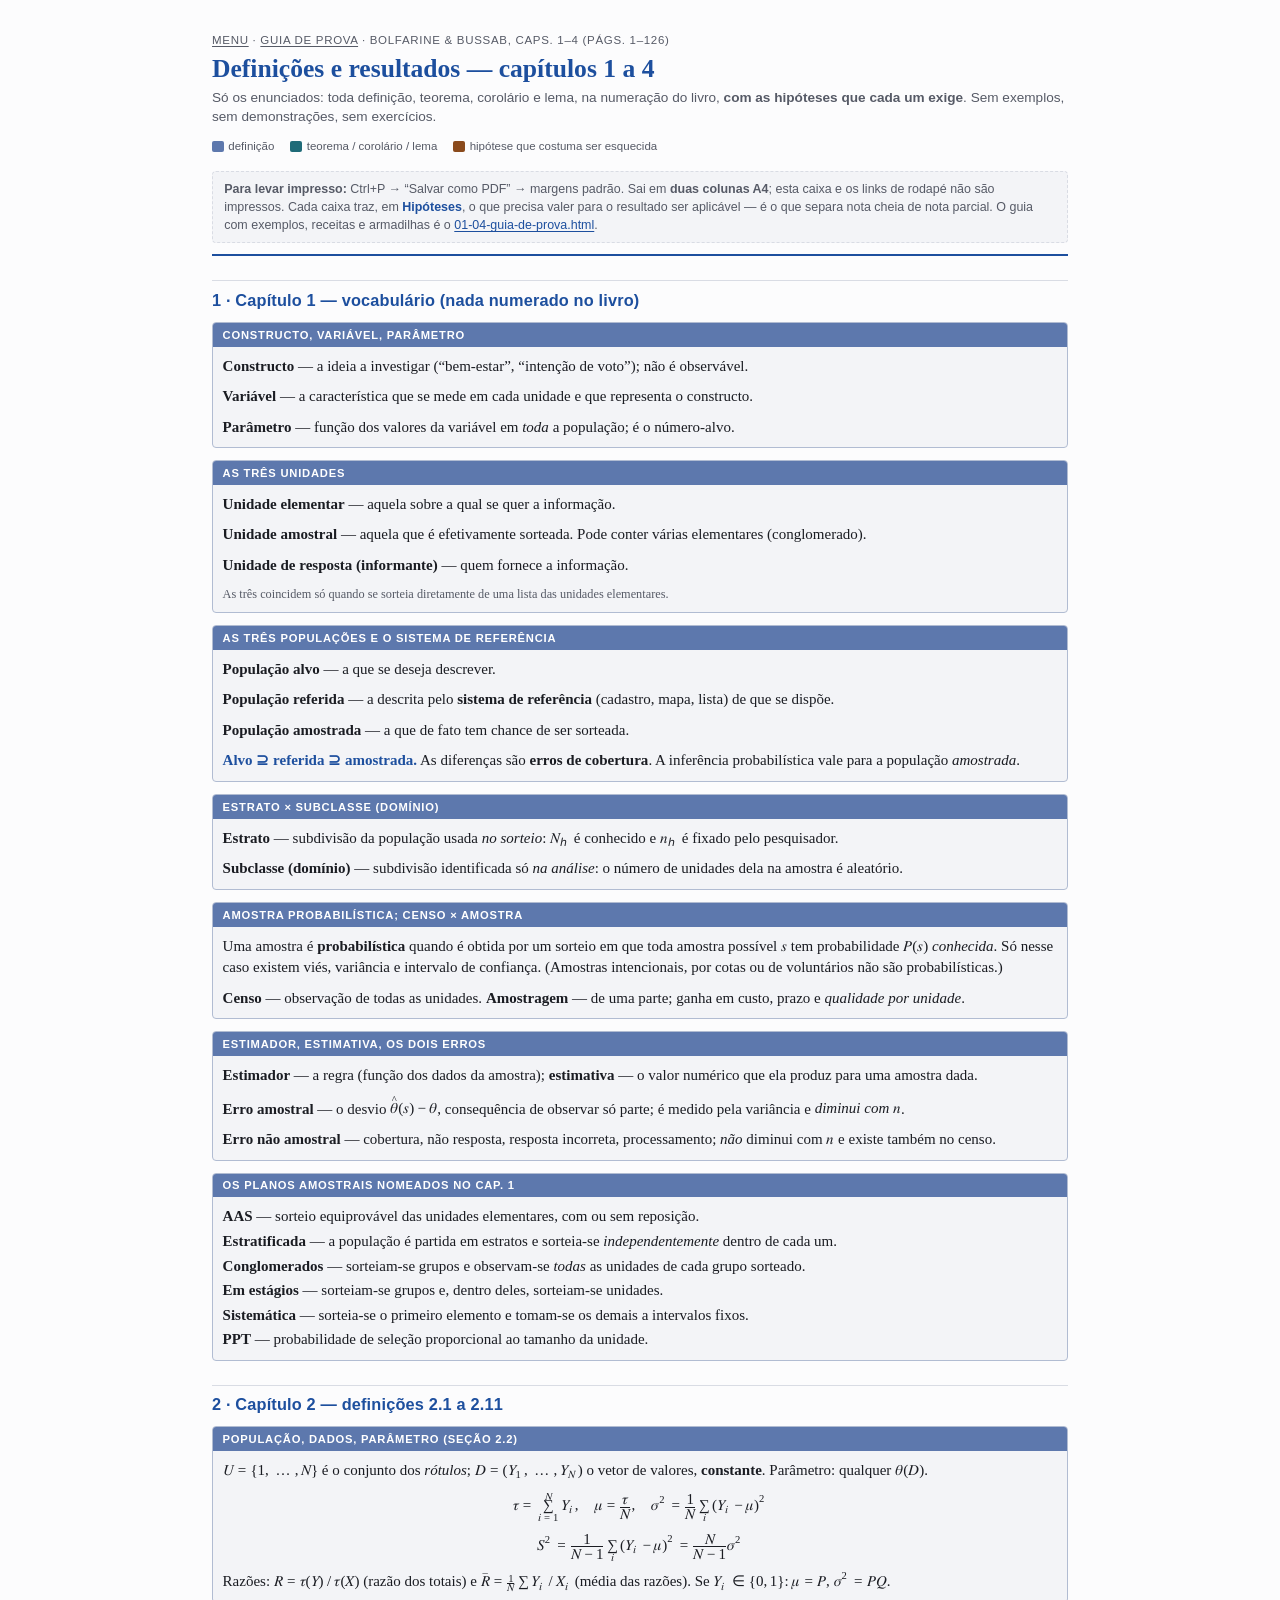
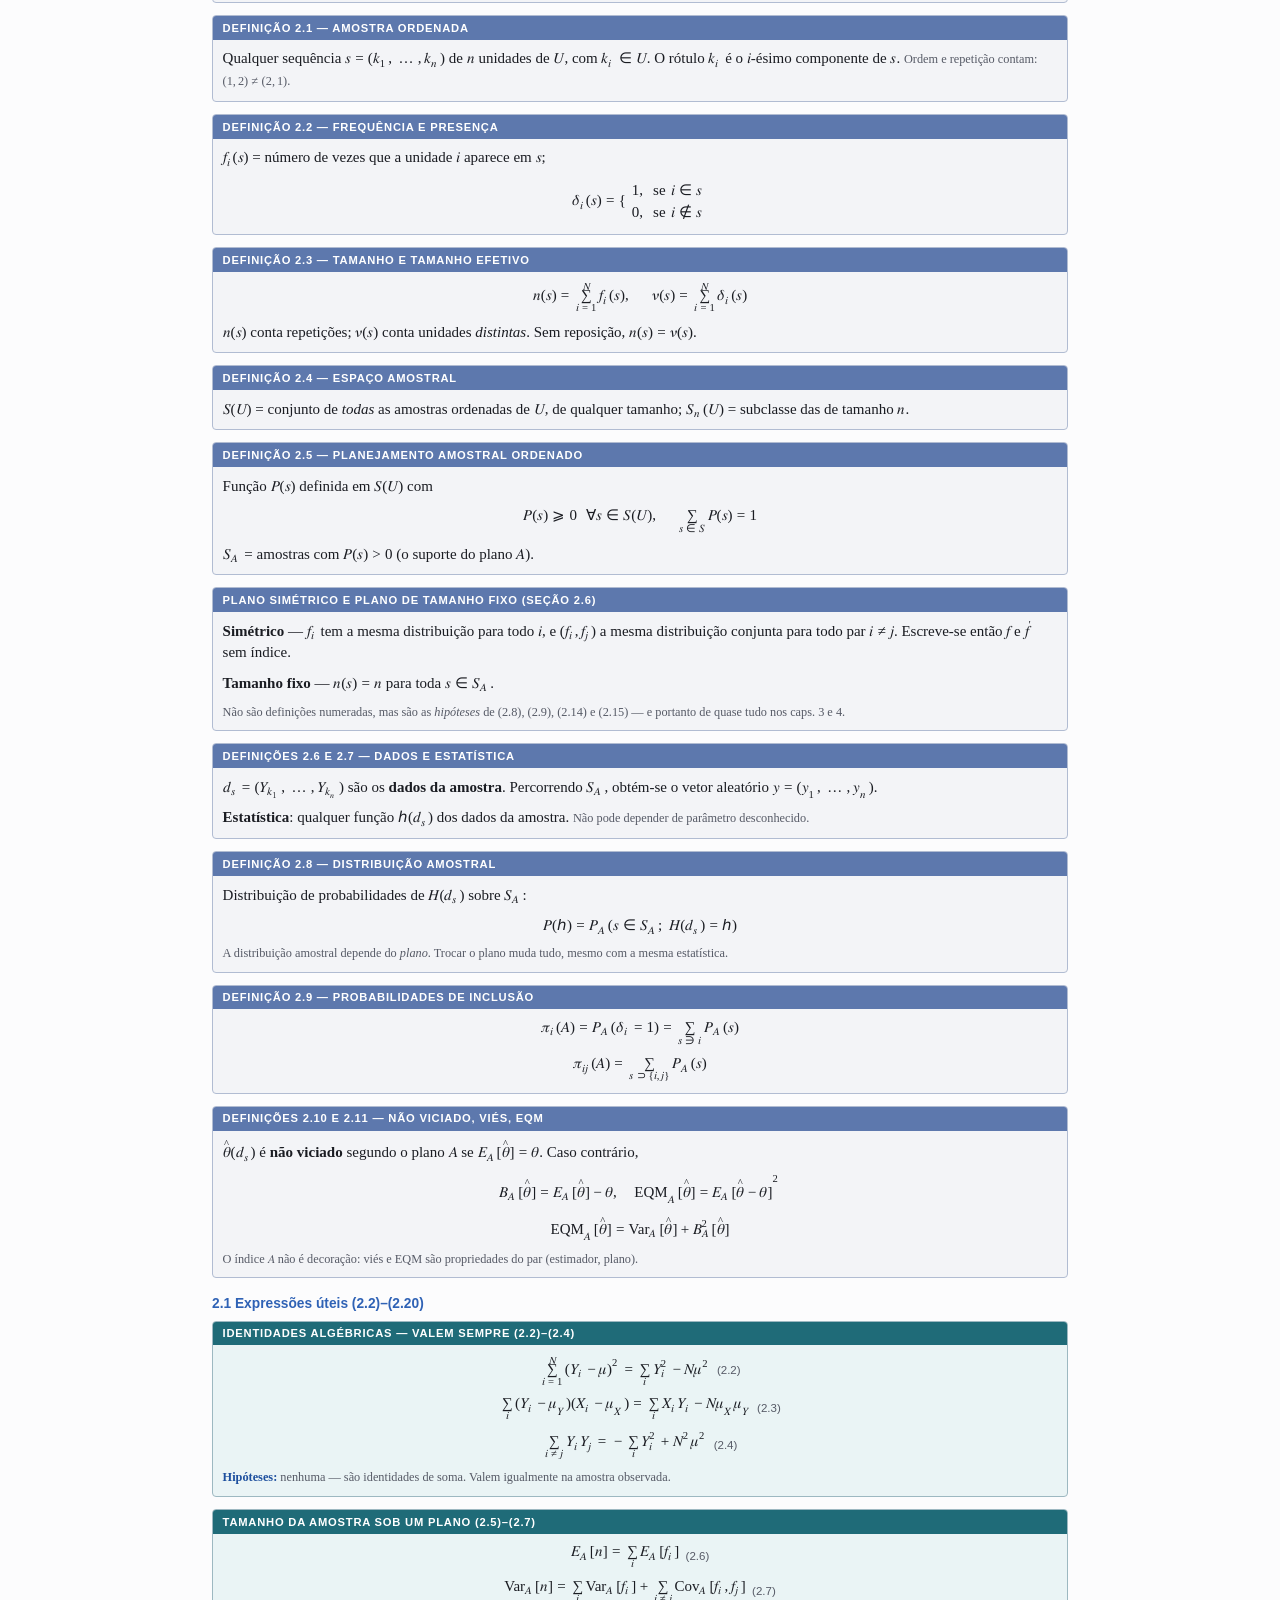
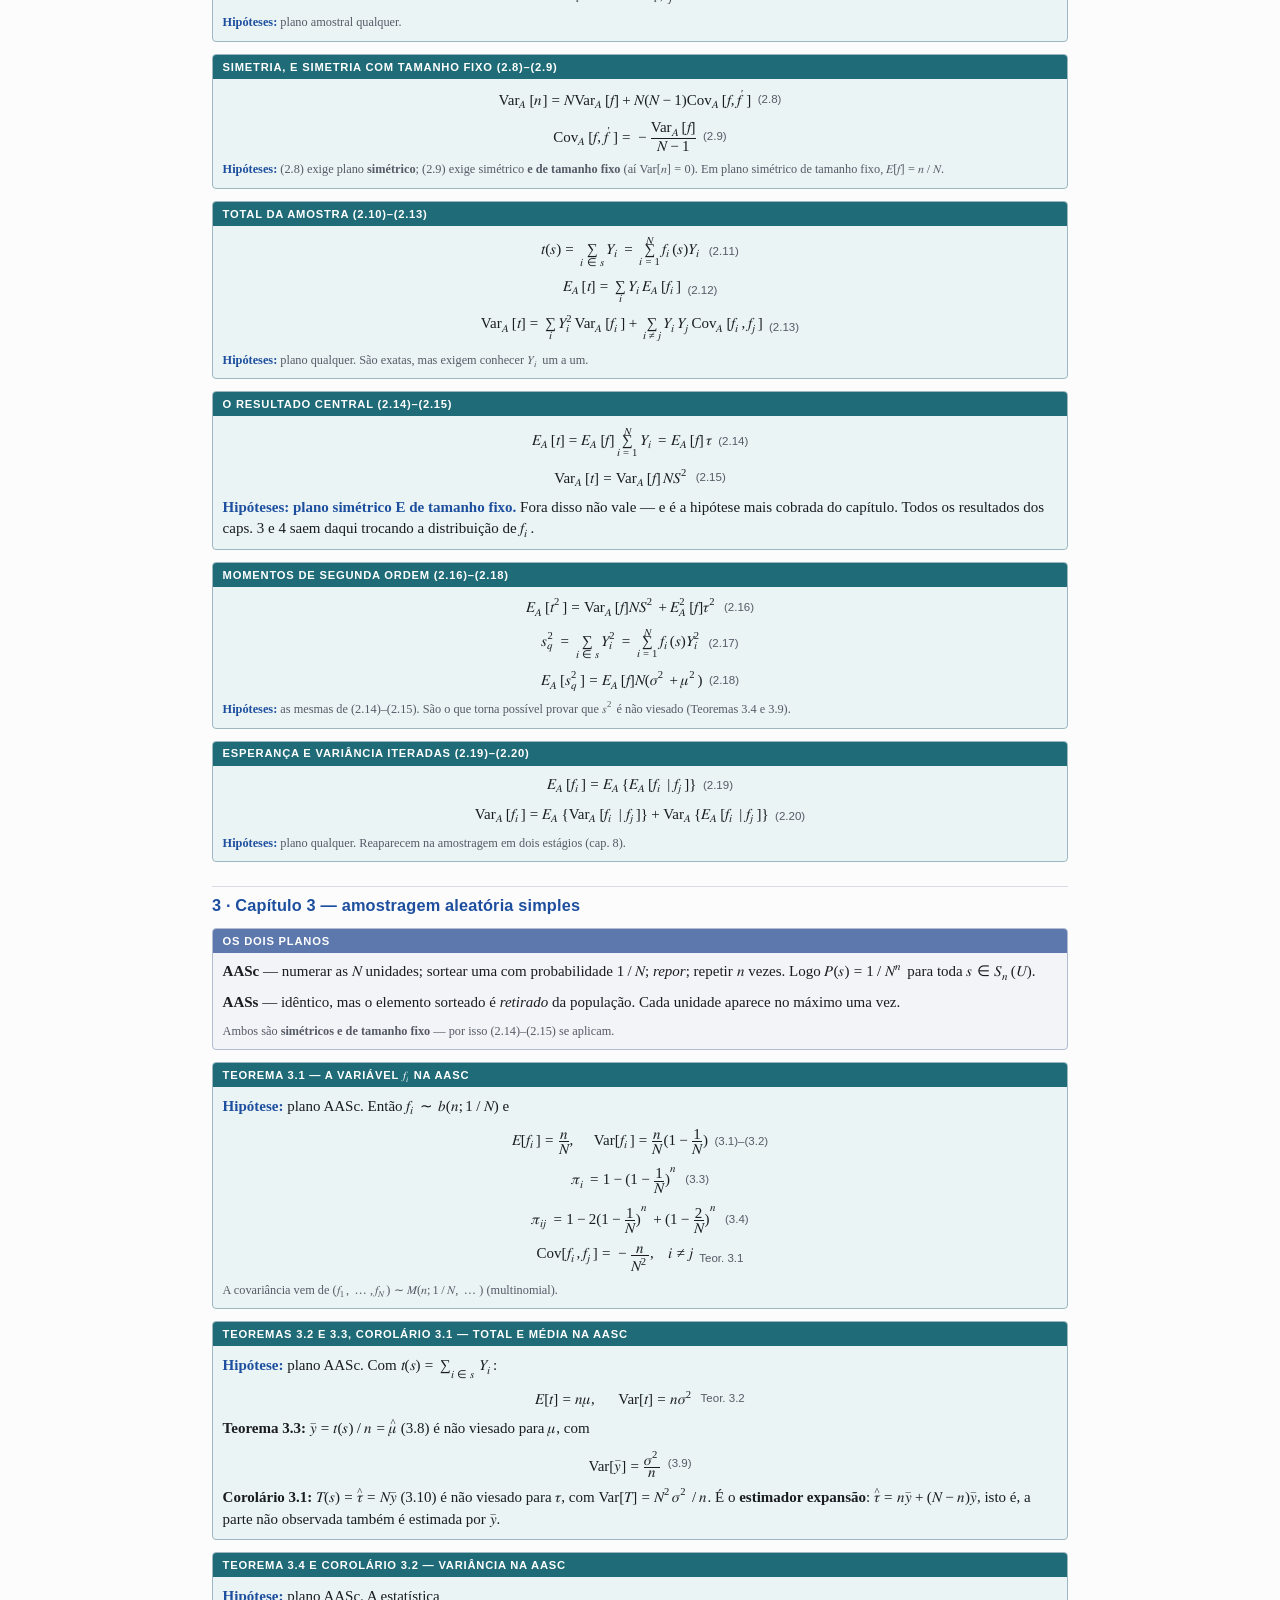
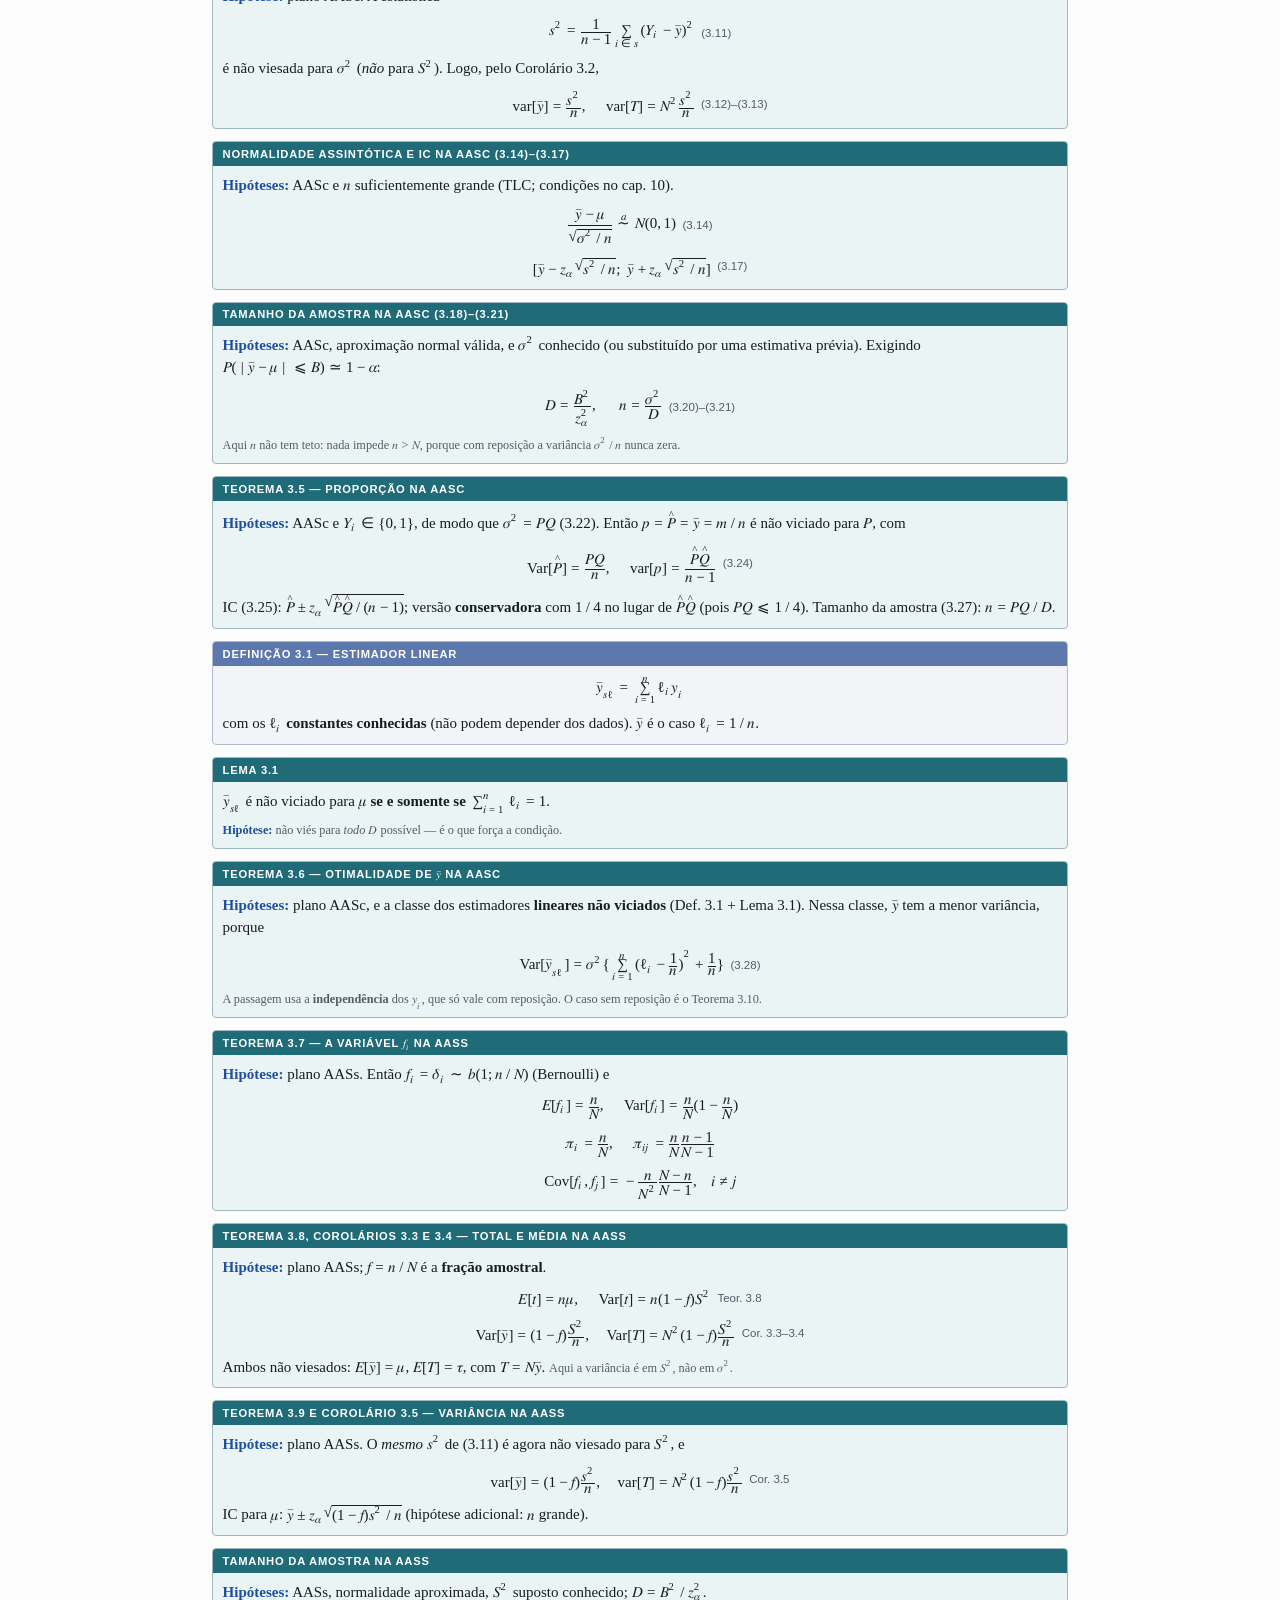
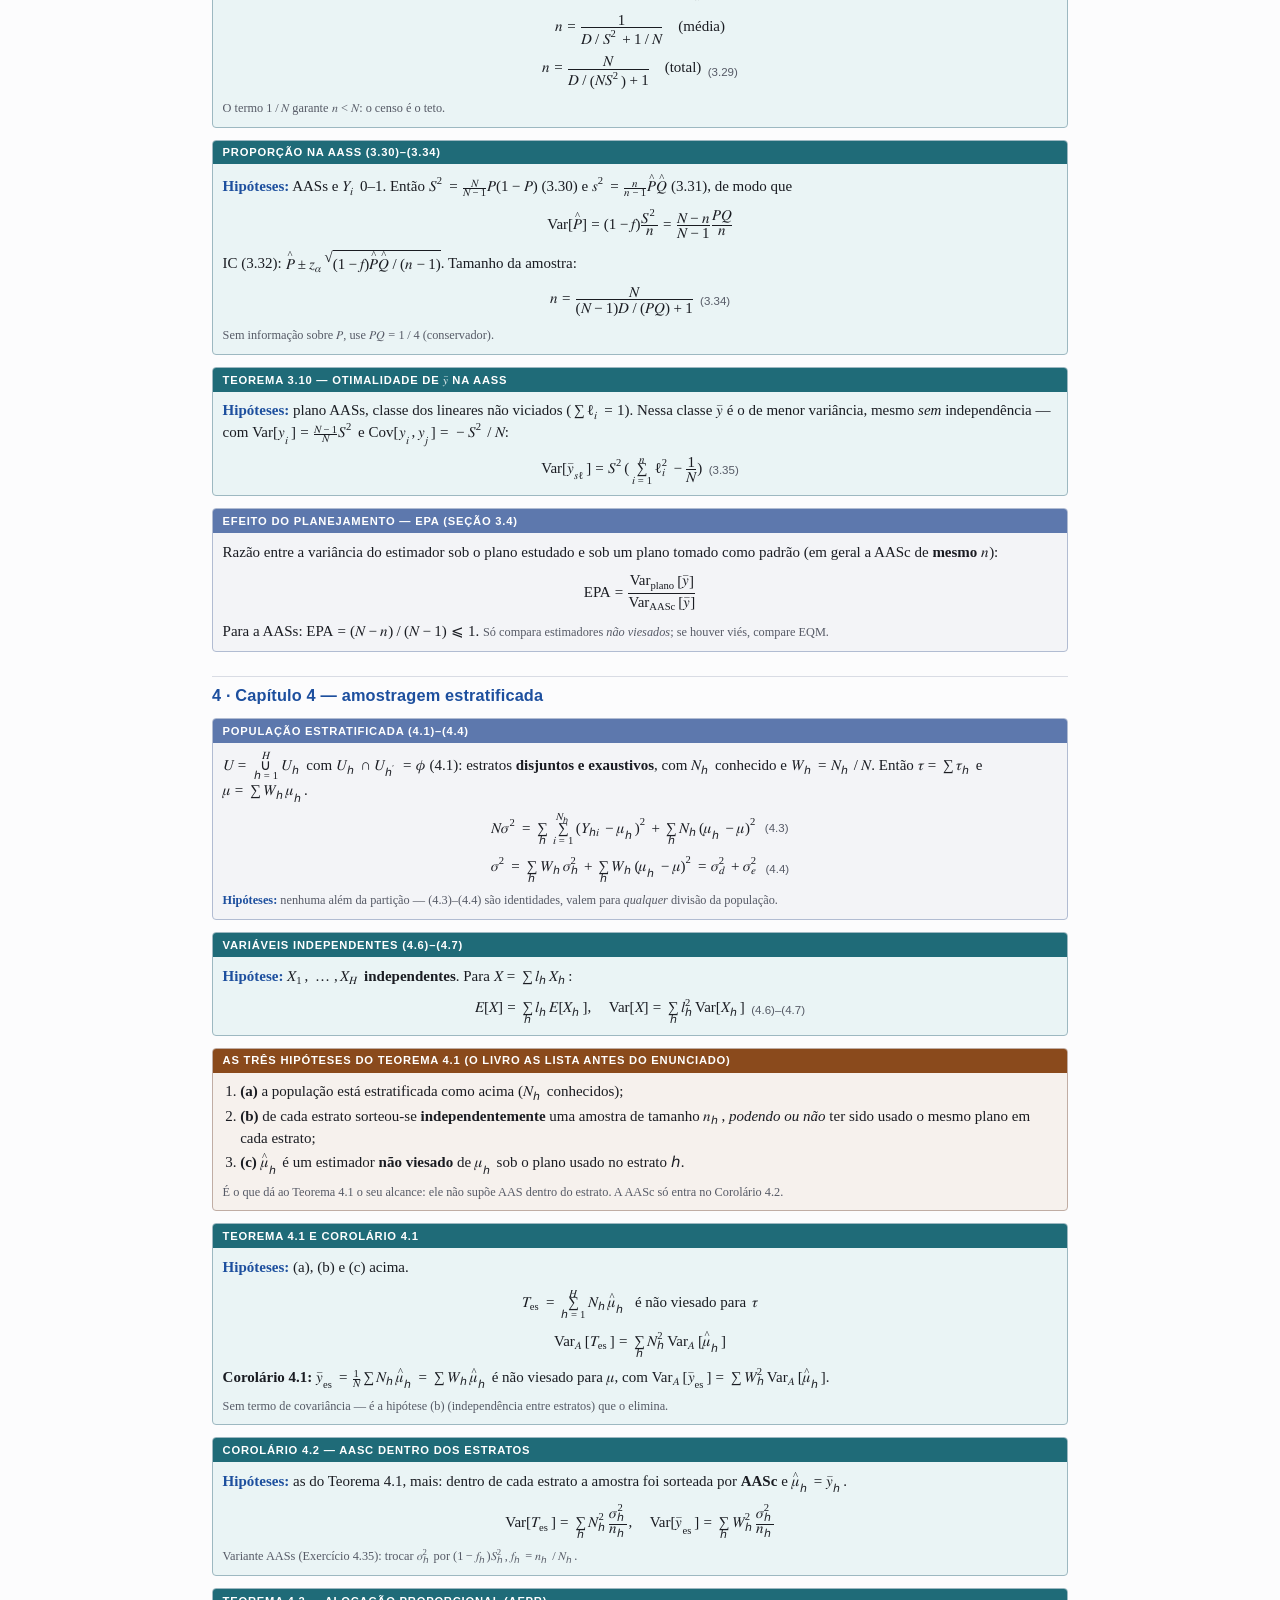
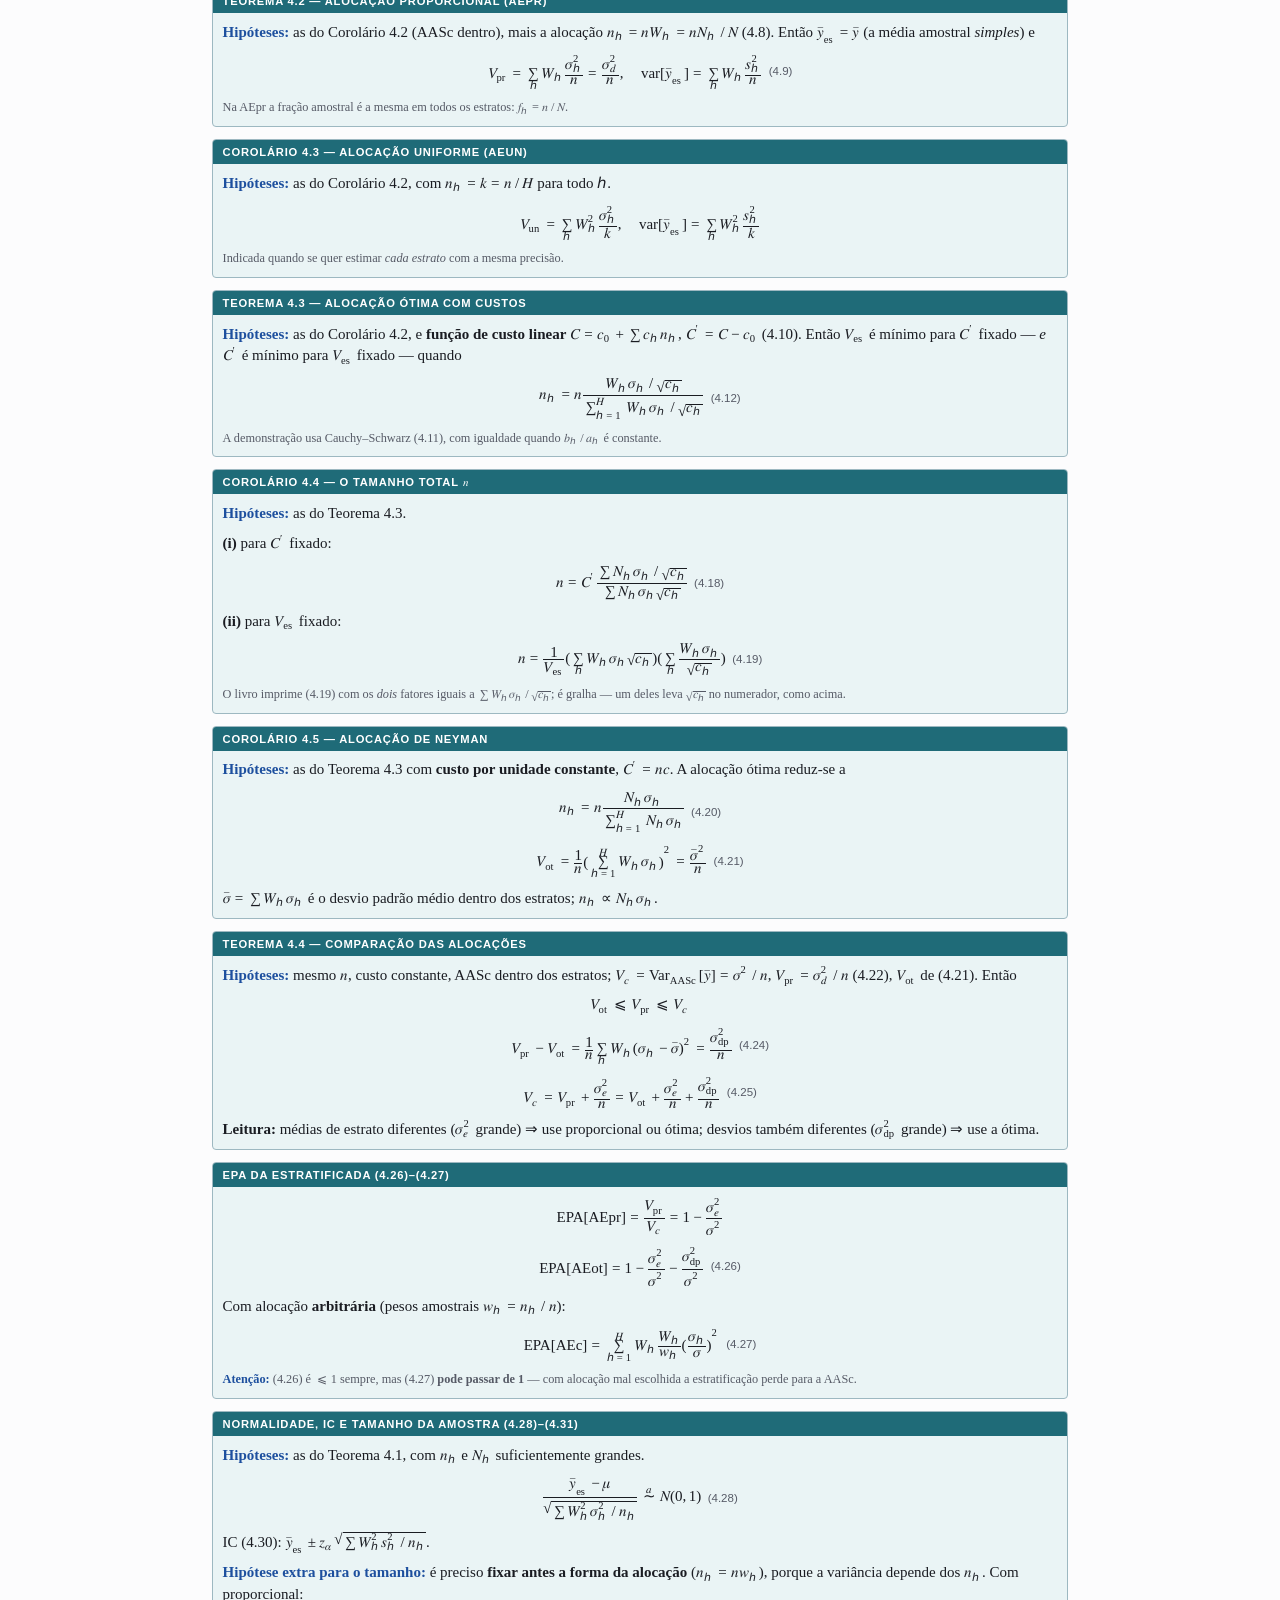
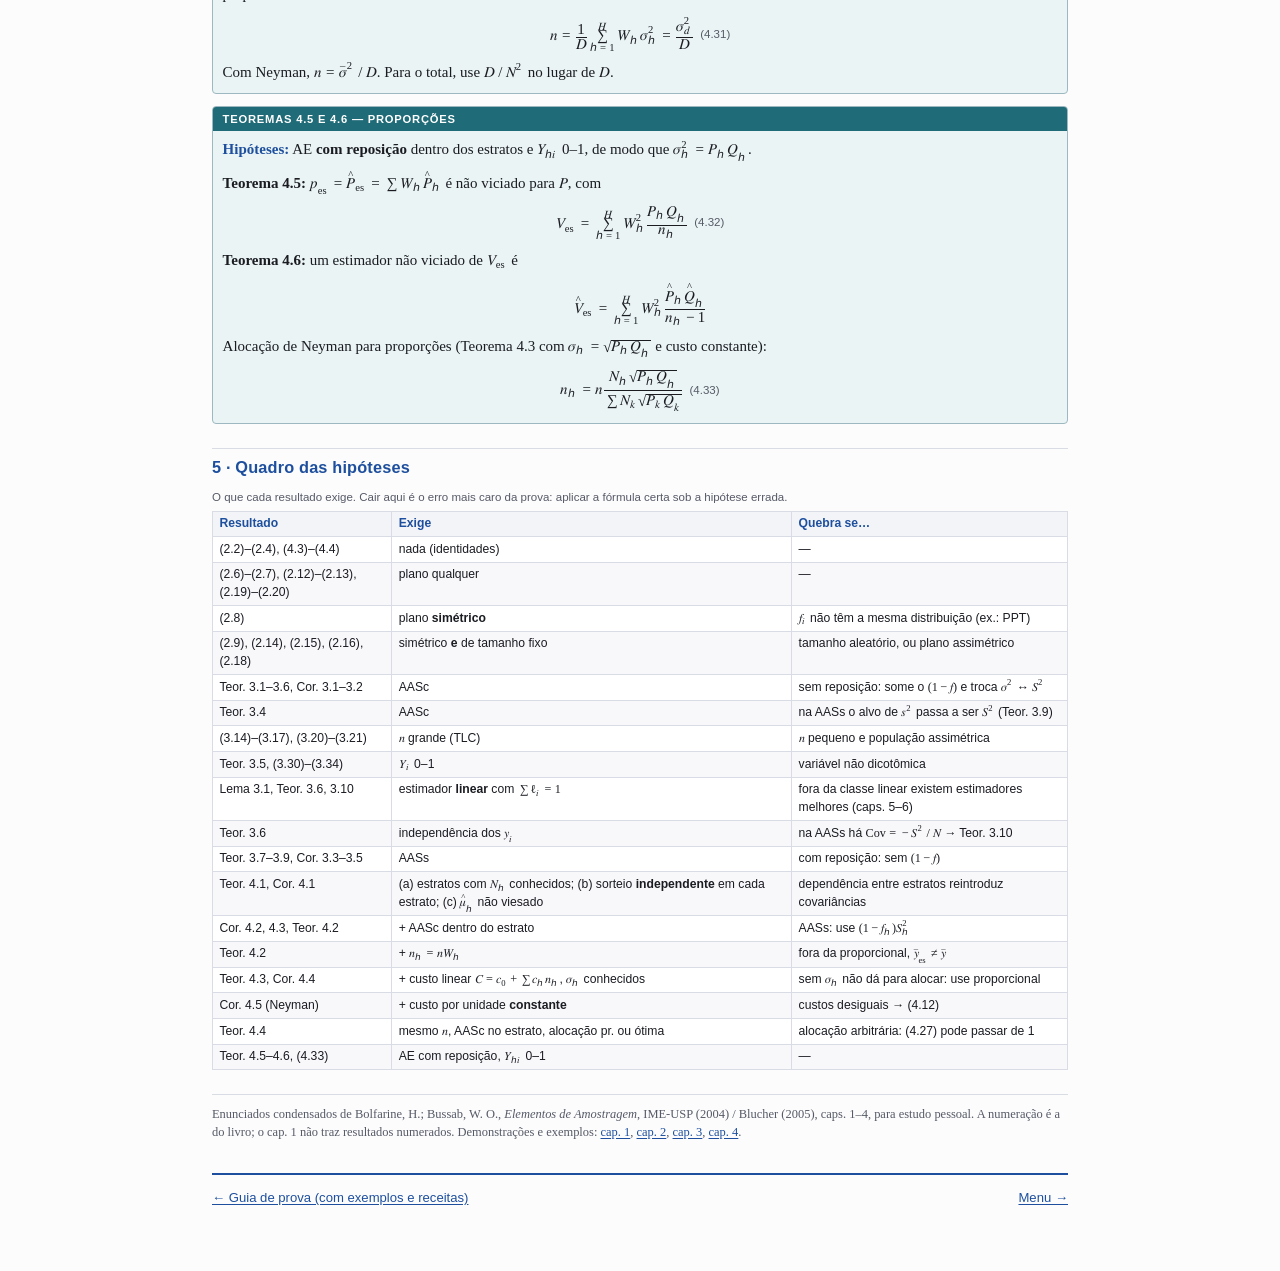
<file: estudo/guia/01-04-definicoes-e-resultados.html>
<!DOCTYPE html>
<html lang="pt-BR">
<head>
<meta charset="utf-8">
<meta name="viewport" content="width=device-width, initial-scale=1">
<!-- Folha de consulta pessoal: condensa enunciados de obra protegida
     (Bolfarine & Bussab, IME-USP / Blucher) para uso próprio. Fora dos buscadores. -->
<meta name="robots" content="noindex, nofollow">
<title>Definições e resultados, caps. 1–4</title>
<link rel="stylesheet" href="../assets/tema.css?v=1">
<link rel="stylesheet" href="../assets/guia.css?v=1">
</head>
<body>

<div class="folha">

<header class="topo-folha">
  <p class="migalha"><a href="../index.html">Menu</a> · <a href="01-04-guia-de-prova.html">Guia de prova</a> · Bolfarine &amp; Bussab, caps. 1–4 (págs. 1–126)</p>
  <h1>Definições e resultados — capítulos 1 a 4</h1>
  <p class="sub">Só os enunciados: toda definição, teorema, corolário e lema, na numeração do livro, <strong>com as hipóteses que cada um exige</strong>. Sem exemplos, sem demonstrações, sem exercícios.</p>
  <p class="legenda">
    <span><i class="l-def"></i> definição</span>
    <span><i class="l-teo"></i> teorema / corolário / lema</span>
    <span><i class="l-arm"></i> hipótese que costuma ser esquecida</span>
  </p>
  <p class="so-tela"><strong>Para levar impresso:</strong> Ctrl+P → “Salvar como PDF” → margens padrão. Sai em <strong>duas colunas A4</strong>; esta caixa e os links de rodapé não são impressos. Cada caixa traz, em <span class="chave">Hipóteses</span>, o que precisa valer para o resultado ser aplicável — é o que separa nota cheia de nota parcial. O guia com exemplos, receitas e armadilhas é o <a href="01-04-guia-de-prova.html">01-04-guia-de-prova.html</a>.</p>
</header>

<h2>1 · Capítulo 1 — vocabulário (nada numerado no livro)</h2>

<div class="bloco def">
  <h4>Constructo, variável, parâmetro</h4>
  <p><strong>Constructo</strong> — a ideia a investigar (“bem-estar”, “intenção de voto”); não é observável.</p>
  <p><strong>Variável</strong> — a característica que se mede em cada unidade e que representa o constructo.</p>
  <p><strong>Parâmetro</strong> — função dos valores da variável em <em>toda</em> a população; é o número-alvo.</p>
</div>

<div class="bloco def">
  <h4>As três unidades</h4>
  <p><strong>Unidade elementar</strong> — aquela sobre a qual se quer a informação.</p>
  <p><strong>Unidade amostral</strong> — aquela que é efetivamente sorteada. Pode conter várias elementares (conglomerado).</p>
  <p><strong>Unidade de resposta (informante)</strong> — quem fornece a informação.</p>
  <p class="miudo">As três coincidem só quando se sorteia diretamente de uma lista das unidades elementares.</p>
</div>

<div class="bloco def">
  <h4>As três populações e o sistema de referência</h4>
  <p><strong>População alvo</strong> — a que se deseja descrever.</p>
  <p><strong>População referida</strong> — a descrita pelo <strong>sistema de referência</strong> (cadastro, mapa, lista) de que se dispõe.</p>
  <p><strong>População amostrada</strong> — a que de fato tem chance de ser sorteada.</p>
  <p><span class="chave">Alvo ⊇ referida ⊇ amostrada.</span> As diferenças são <strong>erros de cobertura</strong>. A inferência probabilística vale para a população <em>amostrada</em>.</p>
</div>

<div class="bloco def">
  <h4>Estrato × subclasse (domínio)</h4>
  <p><strong>Estrato</strong> — subdivisão da população usada <em>no sorteio</em>: <math><msub><mi>N</mi><mi>h</mi></msub></math> é conhecido e <math><msub><mi>n</mi><mi>h</mi></msub></math> é fixado pelo pesquisador.</p>
  <p><strong>Subclasse (domínio)</strong> — subdivisão identificada só <em>na análise</em>: o número de unidades dela na amostra é aleatório.</p>
</div>

<div class="bloco def">
  <h4>Amostra probabilística; censo × amostra</h4>
  <p>Uma amostra é <strong>probabilística</strong> quando é obtida por um sorteio em que toda amostra possível <math><mi>s</mi></math> tem probabilidade <math><mi>P</mi><mo stretchy="false">(</mo><mi>s</mi><mo stretchy="false">)</mo></math> <em>conhecida</em>. Só nesse caso existem viés, variância e intervalo de confiança. (Amostras intencionais, por cotas ou de voluntários não são probabilísticas.)</p>
  <p><strong>Censo</strong> — observação de todas as unidades. <strong>Amostragem</strong> — de uma parte; ganha em custo, prazo e <em>qualidade por unidade</em>.</p>
</div>

<div class="bloco def">
  <h4>Estimador, estimativa, os dois erros</h4>
  <p><strong>Estimador</strong> — a regra (função dos dados da amostra); <strong>estimativa</strong> — o valor numérico que ela produz para uma amostra dada.</p>
  <p><strong>Erro amostral</strong> — o desvio <math><mover><mi>θ</mi><mo>^</mo></mover><mo stretchy="false">(</mo><mi>s</mi><mo stretchy="false">)</mo><mo>−</mo><mi>θ</mi></math>, consequência de observar só parte; é medido pela variância e <em>diminui com <math><mi>n</mi></math></em>.</p>
  <p><strong>Erro não amostral</strong> — cobertura, não resposta, resposta incorreta, processamento; <em>não</em> diminui com <math><mi>n</mi></math> e existe também no censo.</p>
</div>

<div class="bloco def">
  <h4>Os planos amostrais nomeados no cap. 1</h4>
  <ul class="compacta">
    <li><strong>AAS</strong> — sorteio equiprovável das unidades elementares, com ou sem reposição.</li>
    <li><strong>Estratificada</strong> — a população é partida em estratos e sorteia-se <em>independentemente</em> dentro de cada um.</li>
    <li><strong>Conglomerados</strong> — sorteiam-se grupos e observam-se <em>todas</em> as unidades de cada grupo sorteado.</li>
    <li><strong>Em estágios</strong> — sorteiam-se grupos e, dentro deles, sorteiam-se unidades.</li>
    <li><strong>Sistemática</strong> — sorteia-se o primeiro elemento e tomam-se os demais a intervalos fixos.</li>
    <li><strong>PPT</strong> — probabilidade de seleção proporcional ao tamanho da unidade.</li>
  </ul>
</div>

<h2>2 · Capítulo 2 — definições 2.1 a 2.11</h2>

<div class="bloco def">
  <h4>População, dados, parâmetro (Seção 2.2)</h4>
  <p><math><mi>U</mi><mo>=</mo><mo stretchy="false">{</mo><mn>1</mn><mo>,</mo><mo>…</mo><mo>,</mo><mi>N</mi><mo stretchy="false">}</mo></math> é o conjunto dos <em>rótulos</em>; <math><mi mathvariant="bold">D</mi><mo>=</mo><mo stretchy="false">(</mo><msub><mi>Y</mi><mn>1</mn></msub><mo>,</mo><mo>…</mo><mo>,</mo><msub><mi>Y</mi><mi>N</mi></msub><mo stretchy="false">)</mo></math> o vetor de valores, <strong>constante</strong>. Parâmetro: qualquer <math><mi>θ</mi><mo stretchy="false">(</mo><mi mathvariant="bold">D</mi><mo stretchy="false">)</mo></math>.</p>
  <div class="eq"><math display="block"><mrow><mi>τ</mi><mo>=</mo><munderover><mo>∑</mo><mrow><mi>i</mi><mo>=</mo><mn>1</mn></mrow><mi>N</mi></munderover><msub><mi>Y</mi><mi>i</mi></msub><mo>,</mo><mspace width="0.9em"/><mi>μ</mi><mo>=</mo><mfrac><mi>τ</mi><mi>N</mi></mfrac><mo>,</mo><mspace width="0.9em"/><msup><mi>σ</mi><mn>2</mn></msup><mo>=</mo><mfrac><mn>1</mn><mi>N</mi></mfrac><munder><mo>∑</mo><mi>i</mi></munder><msup><mrow><mo stretchy="false">(</mo><msub><mi>Y</mi><mi>i</mi></msub><mo>−</mo><mi>μ</mi><mo stretchy="false">)</mo></mrow><mn>2</mn></msup></mrow></math></div>
  <div class="eq"><math display="block"><mrow><msup><mi>S</mi><mn>2</mn></msup><mo>=</mo><mfrac><mn>1</mn><mrow><mi>N</mi><mo>−</mo><mn>1</mn></mrow></mfrac><munder><mo>∑</mo><mi>i</mi></munder><msup><mrow><mo stretchy="false">(</mo><msub><mi>Y</mi><mi>i</mi></msub><mo>−</mo><mi>μ</mi><mo stretchy="false">)</mo></mrow><mn>2</mn></msup><mo>=</mo><mfrac><mi>N</mi><mrow><mi>N</mi><mo>−</mo><mn>1</mn></mrow></mfrac><msup><mi>σ</mi><mn>2</mn></msup></mrow></math></div>
  <p>Razões: <math><mi>R</mi><mo>=</mo><mi>τ</mi><mo stretchy="false">(</mo><mi>Y</mi><mo stretchy="false">)</mo><mo>/</mo><mi>τ</mi><mo stretchy="false">(</mo><mi>X</mi><mo stretchy="false">)</mo></math> (razão dos totais) e <math><mover><mi>R</mi><mo>¯</mo></mover><mo>=</mo><mfrac><mn>1</mn><mi>N</mi></mfrac><mo>∑</mo><msub><mi>Y</mi><mi>i</mi></msub><mo>/</mo><msub><mi>X</mi><mi>i</mi></msub></math> (média das razões). Se <math><msub><mi>Y</mi><mi>i</mi></msub><mo>∈</mo><mo stretchy="false">{</mo><mn>0</mn><mo>,</mo><mn>1</mn><mo stretchy="false">}</mo></math>: <math><mi>μ</mi><mo>=</mo><mi>P</mi></math>, <math><msup><mi>σ</mi><mn>2</mn></msup><mo>=</mo><mi>P</mi><mi>Q</mi></math>.</p>
</div>

<div class="bloco def">
  <h4>Definição 2.1 — amostra ordenada</h4>
  <p>Qualquer sequência <math><mi>s</mi><mo>=</mo><mo stretchy="false">(</mo><msub><mi>k</mi><mn>1</mn></msub><mo>,</mo><mo>…</mo><mo>,</mo><msub><mi>k</mi><mi>n</mi></msub><mo stretchy="false">)</mo></math> de <math><mi>n</mi></math> unidades de <math><mi>U</mi></math>, com <math><msub><mi>k</mi><mi>i</mi></msub><mo>∈</mo><mi>U</mi></math>. O rótulo <math><msub><mi>k</mi><mi>i</mi></msub></math> é o <math><mi>i</mi></math>-ésimo componente de <math><mi>s</mi></math>. <span class="miudo">Ordem e repetição contam: <math><mo stretchy="false">(</mo><mn>1</mn><mo>,</mo><mn>2</mn><mo stretchy="false">)</mo><mo>≠</mo><mo stretchy="false">(</mo><mn>2</mn><mo>,</mo><mn>1</mn><mo stretchy="false">)</mo></math>.</span></p>
</div>

<div class="bloco def">
  <h4>Definição 2.2 — frequência e presença</h4>
  <p><math><msub><mi>f</mi><mi>i</mi></msub><mo stretchy="false">(</mo><mi>s</mi><mo stretchy="false">)</mo></math> = número de vezes que a unidade <math><mi>i</mi></math> aparece em <math><mi>s</mi></math>;</p>
  <div class="eq"><math display="block"><mrow><msub><mi>δ</mi><mi>i</mi></msub><mo stretchy="false">(</mo><mi>s</mi><mo stretchy="false">)</mo><mo>=</mo><mrow><mo>{</mo><mtable columnalign="left"><mtr><mtd><mn>1</mn><mo>,</mo><mspace width="0.5em"/><mtext>se</mtext><mspace width="0.35em"/><mi>i</mi><mo>∈</mo><mi>s</mi></mtd></mtr><mtr><mtd><mn>0</mn><mo>,</mo><mspace width="0.5em"/><mtext>se</mtext><mspace width="0.35em"/><mi>i</mi><mo>∉</mo><mi>s</mi></mtd></mtr></mtable></mrow></mrow></math></div>
</div>

<div class="bloco def">
  <h4>Definição 2.3 — tamanho e tamanho efetivo</h4>
  <div class="eq"><math display="block"><mrow><mi>n</mi><mo stretchy="false">(</mo><mi>s</mi><mo stretchy="false">)</mo><mo>=</mo><munderover><mo>∑</mo><mrow><mi>i</mi><mo>=</mo><mn>1</mn></mrow><mi>N</mi></munderover><msub><mi>f</mi><mi>i</mi></msub><mo stretchy="false">(</mo><mi>s</mi><mo stretchy="false">)</mo><mo>,</mo><mspace width="1.4em"/><mi>ν</mi><mo stretchy="false">(</mo><mi>s</mi><mo stretchy="false">)</mo><mo>=</mo><munderover><mo>∑</mo><mrow><mi>i</mi><mo>=</mo><mn>1</mn></mrow><mi>N</mi></munderover><msub><mi>δ</mi><mi>i</mi></msub><mo stretchy="false">(</mo><mi>s</mi><mo stretchy="false">)</mo></mrow></math></div>
  <p><math><mi>n</mi><mo stretchy="false">(</mo><mi>s</mi><mo stretchy="false">)</mo></math> conta repetições; <math><mi>ν</mi><mo stretchy="false">(</mo><mi>s</mi><mo stretchy="false">)</mo></math> conta unidades <em>distintas</em>. Sem reposição, <math><mi>n</mi><mo stretchy="false">(</mo><mi>s</mi><mo stretchy="false">)</mo><mo>=</mo><mi>ν</mi><mo stretchy="false">(</mo><mi>s</mi><mo stretchy="false">)</mo></math>.</p>
</div>

<div class="bloco def">
  <h4>Definição 2.4 — espaço amostral</h4>
  <p><math><mi>S</mi><mo stretchy="false">(</mo><mi>U</mi><mo stretchy="false">)</mo></math> = conjunto de <em>todas</em> as amostras ordenadas de <math><mi>U</mi></math>, de qualquer tamanho; <math><msub><mi>S</mi><mi>n</mi></msub><mo stretchy="false">(</mo><mi>U</mi><mo stretchy="false">)</mo></math> = subclasse das de tamanho <math><mi>n</mi></math>.</p>
</div>

<div class="bloco def">
  <h4>Definição 2.5 — planejamento amostral ordenado</h4>
  <p>Função <math><mi>P</mi><mo stretchy="false">(</mo><mi>s</mi><mo stretchy="false">)</mo></math> definida em <math><mi>S</mi><mo stretchy="false">(</mo><mi>U</mi><mo stretchy="false">)</mo></math> com</p>
  <div class="eq"><math display="block"><mrow><mi>P</mi><mo stretchy="false">(</mo><mi>s</mi><mo stretchy="false">)</mo><mo>⩾</mo><mn>0</mn><mspace width="0.6em"/><mo>∀</mo><mi>s</mi><mo>∈</mo><mi>S</mi><mo stretchy="false">(</mo><mi>U</mi><mo stretchy="false">)</mo><mo>,</mo><mspace width="1.2em"/><munder><mo>∑</mo><mrow><mi>s</mi><mo>∈</mo><mi>S</mi></mrow></munder><mi>P</mi><mo stretchy="false">(</mo><mi>s</mi><mo stretchy="false">)</mo><mo>=</mo><mn>1</mn></mrow></math></div>
  <p><math><msub><mi>S</mi><mi>A</mi></msub></math> = amostras com <math><mi>P</mi><mo stretchy="false">(</mo><mi>s</mi><mo stretchy="false">)</mo><mo>&gt;</mo><mn>0</mn></math> (o suporte do plano <math><mi>A</mi></math>).</p>
</div>

<div class="bloco def">
  <h4>Plano simétrico e plano de tamanho fixo (Seção 2.6)</h4>
  <p><strong>Simétrico</strong> — <math><msub><mi>f</mi><mi>i</mi></msub></math> tem a mesma distribuição para todo <math><mi>i</mi></math>, e <math><mo stretchy="false">(</mo><msub><mi>f</mi><mi>i</mi></msub><mo>,</mo><msub><mi>f</mi><mi>j</mi></msub><mo stretchy="false">)</mo></math> a mesma distribuição conjunta para todo par <math><mi>i</mi><mo>≠</mo><mi>j</mi></math>. Escreve-se então <math><mi>f</mi></math> e <math><msup><mi>f</mi><mo>′</mo></msup></math> sem índice.</p>
  <p><strong>Tamanho fixo</strong> — <math><mi>n</mi><mo stretchy="false">(</mo><mi>s</mi><mo stretchy="false">)</mo><mo>=</mo><mi>n</mi></math> para toda <math><mi>s</mi><mo>∈</mo><msub><mi>S</mi><mi>A</mi></msub></math>.</p>
  <p class="miudo">Não são definições numeradas, mas são as <em>hipóteses</em> de (2.8), (2.9), (2.14) e (2.15) — e portanto de quase tudo nos caps. 3 e 4.</p>
</div>

<div class="bloco def">
  <h4>Definições 2.6 e 2.7 — dados e estatística</h4>
  <p><math><msub><mi mathvariant="bold">d</mi><mi>s</mi></msub><mo>=</mo><mo stretchy="false">(</mo><msub><mi>Y</mi><mrow><msub><mi>k</mi><mn>1</mn></msub></mrow></msub><mo>,</mo><mo>…</mo><mo>,</mo><msub><mi>Y</mi><mrow><msub><mi>k</mi><mi>n</mi></msub></mrow></msub><mo stretchy="false">)</mo></math> são os <strong>dados da amostra</strong>. Percorrendo <math><msub><mi>S</mi><mi>A</mi></msub></math>, obtém-se o vetor aleatório <math><mi mathvariant="bold">y</mi><mo>=</mo><mo stretchy="false">(</mo><msub><mi>y</mi><mn>1</mn></msub><mo>,</mo><mo>…</mo><mo>,</mo><msub><mi>y</mi><mi>n</mi></msub><mo stretchy="false">)</mo></math>.</p>
  <p><strong>Estatística</strong>: qualquer função <math><mi>h</mi><mo stretchy="false">(</mo><msub><mi mathvariant="bold">d</mi><mi>s</mi></msub><mo stretchy="false">)</mo></math> dos dados da amostra. <span class="miudo">Não pode depender de parâmetro desconhecido.</span></p>
</div>

<div class="bloco def">
  <h4>Definição 2.8 — distribuição amostral</h4>
  <p>Distribuição de probabilidades de <math><mi>H</mi><mo stretchy="false">(</mo><msub><mi mathvariant="bold">d</mi><mi>s</mi></msub><mo stretchy="false">)</mo></math> sobre <math><msub><mi>S</mi><mi>A</mi></msub></math>:</p>
  <div class="eq"><math display="block"><mrow><mi>P</mi><mo stretchy="false">(</mo><mi>h</mi><mo stretchy="false">)</mo><mo>=</mo><msub><mi>P</mi><mi>A</mi></msub><mo>(</mo><mi>s</mi><mo>∈</mo><msub><mi>S</mi><mi>A</mi></msub><mo>;</mo><mspace width="0.3em"/><mi>H</mi><mo stretchy="false">(</mo><msub><mi mathvariant="bold">d</mi><mi>s</mi></msub><mo stretchy="false">)</mo><mo>=</mo><mi>h</mi><mo>)</mo></mrow></math></div>
  <p class="miudo">A distribuição amostral depende do <em>plano</em>. Trocar o plano muda tudo, mesmo com a mesma estatística.</p>
</div>

<div class="bloco def">
  <h4>Definição 2.9 — probabilidades de inclusão</h4>
  <div class="eq"><math display="block"><mrow><msub><mi>π</mi><mi>i</mi></msub><mo stretchy="false">(</mo><mi>A</mi><mo stretchy="false">)</mo><mo>=</mo><msub><mi>P</mi><mi>A</mi></msub><mo stretchy="false">(</mo><msub><mi>δ</mi><mi>i</mi></msub><mo>=</mo><mn>1</mn><mo stretchy="false">)</mo><mo>=</mo><munder><mo>∑</mo><mrow><mi>s</mi><mo>∋</mo><mi>i</mi></mrow></munder><msub><mi>P</mi><mi>A</mi></msub><mo stretchy="false">(</mo><mi>s</mi><mo stretchy="false">)</mo></mrow></math></div>
  <div class="eq"><math display="block"><mrow><msub><mi>π</mi><mrow><mi>i</mi><mi>j</mi></mrow></msub><mo stretchy="false">(</mo><mi>A</mi><mo stretchy="false">)</mo><mo>=</mo><munder><mo>∑</mo><mrow><mi>s</mi><mo>⊃</mo><mo stretchy="false">{</mo><mi>i</mi><mo>,</mo><mi>j</mi><mo stretchy="false">}</mo></mrow></munder><msub><mi>P</mi><mi>A</mi></msub><mo stretchy="false">(</mo><mi>s</mi><mo stretchy="false">)</mo></mrow></math></div>
</div>

<div class="bloco def">
  <h4>Definições 2.10 e 2.11 — não viciado, viés, EQM</h4>
  <p><math><mover><mi>θ</mi><mo>^</mo></mover><mo stretchy="false">(</mo><msub><mi mathvariant="bold">d</mi><mi>s</mi></msub><mo stretchy="false">)</mo></math> é <strong>não viciado</strong> segundo o plano <math><mi>A</mi></math> se <math><msub><mi>E</mi><mi>A</mi></msub><mo>[</mo><mover><mi>θ</mi><mo>^</mo></mover><mo>]</mo><mo>=</mo><mi>θ</mi></math>. Caso contrário,</p>
  <div class="eq"><math display="block"><mrow><msub><mi>B</mi><mi>A</mi></msub><mo>[</mo><mover><mi>θ</mi><mo>^</mo></mover><mo>]</mo><mo>=</mo><msub><mi>E</mi><mi>A</mi></msub><mo>[</mo><mover><mi>θ</mi><mo>^</mo></mover><mo>]</mo><mo>−</mo><mi>θ</mi><mo>,</mo><mspace width="1em"/><msub><mi>EQM</mi><mi>A</mi></msub><mo>[</mo><mover><mi>θ</mi><mo>^</mo></mover><mo>]</mo><mo>=</mo><msub><mi>E</mi><mi>A</mi></msub><msup><mrow><mo>[</mo><mover><mi>θ</mi><mo>^</mo></mover><mo>−</mo><mi>θ</mi><mo>]</mo></mrow><mn>2</mn></msup></mrow></math></div>
  <div class="eq"><math display="block"><mrow><msub><mi>EQM</mi><mi>A</mi></msub><mo>[</mo><mover><mi>θ</mi><mo>^</mo></mover><mo>]</mo><mo>=</mo><msub><mi>Var</mi><mi>A</mi></msub><mo>[</mo><mover><mi>θ</mi><mo>^</mo></mover><mo>]</mo><mo>+</mo><msubsup><mi>B</mi><mi>A</mi><mn>2</mn></msubsup><mo>[</mo><mover><mi>θ</mi><mo>^</mo></mover><mo>]</mo></mrow></math></div>
  <p class="miudo">O índice <math><mi>A</mi></math> não é decoração: viés e EQM são propriedades do par (estimador, plano).</p>
</div>

<h3>2.1 Expressões úteis (2.2)–(2.20)</h3>

<div class="bloco teo">
  <h4>Identidades algébricas — valem sempre (2.2)–(2.4)</h4>
  <div class="eq"><math display="block"><mrow><munderover><mo>∑</mo><mrow><mi>i</mi><mo>=</mo><mn>1</mn></mrow><mi>N</mi></munderover><msup><mrow><mo stretchy="false">(</mo><msub><mi>Y</mi><mi>i</mi></msub><mo>−</mo><mi>μ</mi><mo stretchy="false">)</mo></mrow><mn>2</mn></msup><mo>=</mo><munder><mo>∑</mo><mi>i</mi></munder><msubsup><mi>Y</mi><mi>i</mi><mn>2</mn></msubsup><mo>−</mo><mi>N</mi><msup><mi>μ</mi><mn>2</mn></msup></mrow></math><span class="num">(2.2)</span></div>
  <div class="eq"><math display="block"><mrow><munder><mo>∑</mo><mi>i</mi></munder><mo stretchy="false">(</mo><msub><mi>Y</mi><mi>i</mi></msub><mo>−</mo><msub><mi>μ</mi><mi>Y</mi></msub><mo stretchy="false">)</mo><mo stretchy="false">(</mo><msub><mi>X</mi><mi>i</mi></msub><mo>−</mo><msub><mi>μ</mi><mi>X</mi></msub><mo stretchy="false">)</mo><mo>=</mo><munder><mo>∑</mo><mi>i</mi></munder><msub><mi>X</mi><mi>i</mi></msub><msub><mi>Y</mi><mi>i</mi></msub><mo>−</mo><mi>N</mi><msub><mi>μ</mi><mi>X</mi></msub><msub><mi>μ</mi><mi>Y</mi></msub></mrow></math><span class="num">(2.3)</span></div>
  <div class="eq"><math display="block"><mrow><munder><mo>∑</mo><mrow><mi>i</mi><mo>≠</mo><mi>j</mi></mrow></munder><msub><mi>Y</mi><mi>i</mi></msub><msub><mi>Y</mi><mi>j</mi></msub><mo>=</mo><mo>−</mo><munder><mo>∑</mo><mi>i</mi></munder><msubsup><mi>Y</mi><mi>i</mi><mn>2</mn></msubsup><mo>+</mo><msup><mi>N</mi><mn>2</mn></msup><msup><mi>μ</mi><mn>2</mn></msup></mrow></math><span class="num">(2.4)</span></div>
  <p class="miudo"><span class="chave">Hipóteses:</span> nenhuma — são identidades de soma. Valem igualmente na amostra observada.</p>
</div>

<div class="bloco teo">
  <h4>Tamanho da amostra sob um plano (2.5)–(2.7)</h4>
  <div class="eq"><math display="block"><mrow><msub><mi>E</mi><mi>A</mi></msub><mo stretchy="false">[</mo><mi>n</mi><mo stretchy="false">]</mo><mo>=</mo><munder><mo>∑</mo><mi>i</mi></munder><msub><mi>E</mi><mi>A</mi></msub><mo stretchy="false">[</mo><msub><mi>f</mi><mi>i</mi></msub><mo stretchy="false">]</mo></mrow></math><span class="num">(2.6)</span></div>
  <div class="eq"><math display="block"><mrow><msub><mi>Var</mi><mi>A</mi></msub><mo stretchy="false">[</mo><mi>n</mi><mo stretchy="false">]</mo><mo>=</mo><munder><mo>∑</mo><mi>i</mi></munder><msub><mi>Var</mi><mi>A</mi></msub><mo stretchy="false">[</mo><msub><mi>f</mi><mi>i</mi></msub><mo stretchy="false">]</mo><mo>+</mo><munder><mo>∑</mo><mrow><mi>i</mi><mo>≠</mo><mi>j</mi></mrow></munder><msub><mi>Cov</mi><mi>A</mi></msub><mo stretchy="false">[</mo><msub><mi>f</mi><mi>i</mi></msub><mo>,</mo><msub><mi>f</mi><mi>j</mi></msub><mo stretchy="false">]</mo></mrow></math><span class="num">(2.7)</span></div>
  <p class="miudo"><span class="chave">Hipóteses:</span> plano amostral qualquer.</p>
</div>

<div class="bloco teo">
  <h4>Simetria, e simetria com tamanho fixo (2.8)–(2.9)</h4>
  <div class="eq"><math display="block"><mrow><msub><mi>Var</mi><mi>A</mi></msub><mo stretchy="false">[</mo><mi>n</mi><mo stretchy="false">]</mo><mo>=</mo><mi>N</mi><msub><mi>Var</mi><mi>A</mi></msub><mo stretchy="false">[</mo><mi>f</mi><mo stretchy="false">]</mo><mo>+</mo><mi>N</mi><mo stretchy="false">(</mo><mi>N</mi><mo>−</mo><mn>1</mn><mo stretchy="false">)</mo><msub><mi>Cov</mi><mi>A</mi></msub><mo>[</mo><mi>f</mi><mo>,</mo><msup><mi>f</mi><mo>′</mo></msup><mo>]</mo></mrow></math><span class="num">(2.8)</span></div>
  <div class="eq"><math display="block"><mrow><msub><mi>Cov</mi><mi>A</mi></msub><mo>[</mo><mi>f</mi><mo>,</mo><msup><mi>f</mi><mo>′</mo></msup><mo>]</mo><mo>=</mo><mo>−</mo><mfrac><mrow><msub><mi>Var</mi><mi>A</mi></msub><mo stretchy="false">[</mo><mi>f</mi><mo stretchy="false">]</mo></mrow><mrow><mi>N</mi><mo>−</mo><mn>1</mn></mrow></mfrac></mrow></math><span class="num">(2.9)</span></div>
  <p class="miudo"><span class="chave">Hipóteses:</span> (2.8) exige plano <strong>simétrico</strong>; (2.9) exige simétrico <strong>e de tamanho fixo</strong> (aí <math><mi>Var</mi><mo stretchy="false">[</mo><mi>n</mi><mo stretchy="false">]</mo><mo>=</mo><mn>0</mn></math>). Em plano simétrico de tamanho fixo, <math><mi>E</mi><mo stretchy="false">[</mo><mi>f</mi><mo stretchy="false">]</mo><mo>=</mo><mi>n</mi><mo>/</mo><mi>N</mi></math>.</p>
</div>

<div class="bloco teo">
  <h4>Total da amostra (2.10)–(2.13)</h4>
  <div class="eq"><math display="block"><mrow><mi>t</mi><mo stretchy="false">(</mo><mi>s</mi><mo stretchy="false">)</mo><mo>=</mo><munder><mo>∑</mo><mrow><mi>i</mi><mo>∈</mo><mi>s</mi></mrow></munder><msub><mi>Y</mi><mi>i</mi></msub><mo>=</mo><munderover><mo>∑</mo><mrow><mi>i</mi><mo>=</mo><mn>1</mn></mrow><mi>N</mi></munderover><msub><mi>f</mi><mi>i</mi></msub><mo stretchy="false">(</mo><mi>s</mi><mo stretchy="false">)</mo><msub><mi>Y</mi><mi>i</mi></msub></mrow></math><span class="num">(2.11)</span></div>
  <div class="eq"><math display="block"><mrow><msub><mi>E</mi><mi>A</mi></msub><mo stretchy="false">[</mo><mi>t</mi><mo stretchy="false">]</mo><mo>=</mo><munder><mo>∑</mo><mi>i</mi></munder><msub><mi>Y</mi><mi>i</mi></msub><msub><mi>E</mi><mi>A</mi></msub><mo stretchy="false">[</mo><msub><mi>f</mi><mi>i</mi></msub><mo stretchy="false">]</mo></mrow></math><span class="num">(2.12)</span></div>
  <div class="eq"><math display="block"><mrow><msub><mi>Var</mi><mi>A</mi></msub><mo stretchy="false">[</mo><mi>t</mi><mo stretchy="false">]</mo><mo>=</mo><munder><mo>∑</mo><mi>i</mi></munder><msubsup><mi>Y</mi><mi>i</mi><mn>2</mn></msubsup><msub><mi>Var</mi><mi>A</mi></msub><mo stretchy="false">[</mo><msub><mi>f</mi><mi>i</mi></msub><mo stretchy="false">]</mo><mo>+</mo><munder><mo>∑</mo><mrow><mi>i</mi><mo>≠</mo><mi>j</mi></mrow></munder><msub><mi>Y</mi><mi>i</mi></msub><msub><mi>Y</mi><mi>j</mi></msub><msub><mi>Cov</mi><mi>A</mi></msub><mo stretchy="false">[</mo><msub><mi>f</mi><mi>i</mi></msub><mo>,</mo><msub><mi>f</mi><mi>j</mi></msub><mo stretchy="false">]</mo></mrow></math><span class="num">(2.13)</span></div>
  <p class="miudo"><span class="chave">Hipóteses:</span> plano qualquer. São exatas, mas exigem conhecer <math><msub><mi>Y</mi><mi>i</mi></msub></math> um a um.</p>
</div>

<div class="bloco teo">
  <h4>O resultado central (2.14)–(2.15)</h4>
  <div class="eq"><math display="block"><mrow><msub><mi>E</mi><mi>A</mi></msub><mo stretchy="false">[</mo><mi>t</mi><mo stretchy="false">]</mo><mo>=</mo><msub><mi>E</mi><mi>A</mi></msub><mo stretchy="false">[</mo><mi>f</mi><mo stretchy="false">]</mo><munderover><mo>∑</mo><mrow><mi>i</mi><mo>=</mo><mn>1</mn></mrow><mi>N</mi></munderover><msub><mi>Y</mi><mi>i</mi></msub><mo>=</mo><msub><mi>E</mi><mi>A</mi></msub><mo stretchy="false">[</mo><mi>f</mi><mo stretchy="false">]</mo><mspace width="0.15em"/><mi>τ</mi></mrow></math><span class="num">(2.14)</span></div>
  <div class="eq"><math display="block"><mrow><msub><mi>Var</mi><mi>A</mi></msub><mo stretchy="false">[</mo><mi>t</mi><mo stretchy="false">]</mo><mo>=</mo><msub><mi>Var</mi><mi>A</mi></msub><mo stretchy="false">[</mo><mi>f</mi><mo stretchy="false">]</mo><mspace width="0.15em"/><mi>N</mi><msup><mi>S</mi><mn>2</mn></msup></mrow></math><span class="num">(2.15)</span></div>
  <p><span class="chave">Hipóteses: plano simétrico E de tamanho fixo.</span> Fora disso não vale — e é a hipótese mais cobrada do capítulo. Todos os resultados dos caps. 3 e 4 saem daqui trocando a distribuição de <math><msub><mi>f</mi><mi>i</mi></msub></math>.</p>
</div>

<div class="bloco teo">
  <h4>Momentos de segunda ordem (2.16)–(2.18)</h4>
  <div class="eq"><math display="block"><mrow><msub><mi>E</mi><mi>A</mi></msub><mo>[</mo><msup><mi>t</mi><mn>2</mn></msup><mo>]</mo><mo>=</mo><msub><mi>Var</mi><mi>A</mi></msub><mo stretchy="false">[</mo><mi>f</mi><mo stretchy="false">]</mo><mi>N</mi><msup><mi>S</mi><mn>2</mn></msup><mo>+</mo><msubsup><mi>E</mi><mi>A</mi><mn>2</mn></msubsup><mo stretchy="false">[</mo><mi>f</mi><mo stretchy="false">]</mo><msup><mi>τ</mi><mn>2</mn></msup></mrow></math><span class="num">(2.16)</span></div>
  <div class="eq"><math display="block"><mrow><msubsup><mi>s</mi><mi>q</mi><mn>2</mn></msubsup><mo>=</mo><munder><mo>∑</mo><mrow><mi>i</mi><mo>∈</mo><mi>s</mi></mrow></munder><msubsup><mi>Y</mi><mi>i</mi><mn>2</mn></msubsup><mo>=</mo><munderover><mo>∑</mo><mrow><mi>i</mi><mo>=</mo><mn>1</mn></mrow><mi>N</mi></munderover><msub><mi>f</mi><mi>i</mi></msub><mo stretchy="false">(</mo><mi>s</mi><mo stretchy="false">)</mo><msubsup><mi>Y</mi><mi>i</mi><mn>2</mn></msubsup></mrow></math><span class="num">(2.17)</span></div>
  <div class="eq"><math display="block"><mrow><msub><mi>E</mi><mi>A</mi></msub><mo>[</mo><msubsup><mi>s</mi><mi>q</mi><mn>2</mn></msubsup><mo>]</mo><mo>=</mo><msub><mi>E</mi><mi>A</mi></msub><mo stretchy="false">[</mo><mi>f</mi><mo stretchy="false">]</mo><mi>N</mi><mo>(</mo><msup><mi>σ</mi><mn>2</mn></msup><mo>+</mo><msup><mi>μ</mi><mn>2</mn></msup><mo>)</mo></mrow></math><span class="num">(2.18)</span></div>
  <p class="miudo"><span class="chave">Hipóteses:</span> as mesmas de (2.14)–(2.15). São o que torna possível provar que <math><msup><mi>s</mi><mn>2</mn></msup></math> é não viesado (Teoremas 3.4 e 3.9).</p>
</div>

<div class="bloco teo">
  <h4>Esperança e variância iteradas (2.19)–(2.20)</h4>
  <div class="eq"><math display="block"><mrow><msub><mi>E</mi><mi>A</mi></msub><mo stretchy="false">[</mo><msub><mi>f</mi><mi>i</mi></msub><mo stretchy="false">]</mo><mo>=</mo><msub><mi>E</mi><mi>A</mi></msub><mo stretchy="false">{</mo><msub><mi>E</mi><mi>A</mi></msub><mo stretchy="false">[</mo><msub><mi>f</mi><mi>i</mi></msub><mo>|</mo><msub><mi>f</mi><mi>j</mi></msub><mo stretchy="false">]</mo><mo stretchy="false">}</mo></mrow></math><span class="num">(2.19)</span></div>
  <div class="eq"><math display="block"><mrow><msub><mi>Var</mi><mi>A</mi></msub><mo stretchy="false">[</mo><msub><mi>f</mi><mi>i</mi></msub><mo stretchy="false">]</mo><mo>=</mo><msub><mi>E</mi><mi>A</mi></msub><mo stretchy="false">{</mo><msub><mi>Var</mi><mi>A</mi></msub><mo stretchy="false">[</mo><msub><mi>f</mi><mi>i</mi></msub><mo>|</mo><msub><mi>f</mi><mi>j</mi></msub><mo stretchy="false">]</mo><mo stretchy="false">}</mo><mo>+</mo><msub><mi>Var</mi><mi>A</mi></msub><mo stretchy="false">{</mo><msub><mi>E</mi><mi>A</mi></msub><mo stretchy="false">[</mo><msub><mi>f</mi><mi>i</mi></msub><mo>|</mo><msub><mi>f</mi><mi>j</mi></msub><mo stretchy="false">]</mo><mo stretchy="false">}</mo></mrow></math><span class="num">(2.20)</span></div>
  <p class="miudo"><span class="chave">Hipóteses:</span> plano qualquer. Reaparecem na amostragem em dois estágios (cap. 8).</p>
</div>

<h2>3 · Capítulo 3 — amostragem aleatória simples</h2>

<div class="bloco def">
  <h4>Os dois planos</h4>
  <p><strong>AASc</strong> — numerar as <math><mi>N</mi></math> unidades; sortear uma com probabilidade <math><mn>1</mn><mo>/</mo><mi>N</mi></math>; <em>repor</em>; repetir <math><mi>n</mi></math> vezes. Logo <math><mi>P</mi><mo stretchy="false">(</mo><mi>s</mi><mo stretchy="false">)</mo><mo>=</mo><mn>1</mn><mo>/</mo><msup><mi>N</mi><mi>n</mi></msup></math> para toda <math><mi>s</mi><mo>∈</mo><msub><mi>S</mi><mi>n</mi></msub><mo stretchy="false">(</mo><mi>U</mi><mo stretchy="false">)</mo></math>.</p>
  <p><strong>AASs</strong> — idêntico, mas o elemento sorteado é <em>retirado</em> da população. Cada unidade aparece no máximo uma vez.</p>
  <p class="miudo">Ambos são <strong>simétricos e de tamanho fixo</strong> — por isso (2.14)–(2.15) se aplicam.</p>
</div>

<div class="bloco teo">
  <h4>Teorema 3.1 — a variável <math><msub><mi>f</mi><mi>i</mi></msub></math> na AASc</h4>
  <p><span class="chave">Hipótese:</span> plano AASc. Então <math><msub><mi>f</mi><mi>i</mi></msub><mo>∼</mo><mi>b</mi><mo stretchy="false">(</mo><mi>n</mi><mo>;</mo><mn>1</mn><mo>/</mo><mi>N</mi><mo stretchy="false">)</mo></math> e</p>
  <div class="eq"><math display="block"><mrow><mi>E</mi><mo stretchy="false">[</mo><msub><mi>f</mi><mi>i</mi></msub><mo stretchy="false">]</mo><mo>=</mo><mfrac><mi>n</mi><mi>N</mi></mfrac><mo>,</mo><mspace width="1.2em"/><mi>Var</mi><mo stretchy="false">[</mo><msub><mi>f</mi><mi>i</mi></msub><mo stretchy="false">]</mo><mo>=</mo><mfrac><mi>n</mi><mi>N</mi></mfrac><mrow><mo>(</mo><mn>1</mn><mo>−</mo><mfrac><mn>1</mn><mi>N</mi></mfrac><mo>)</mo></mrow></mrow></math><span class="num">(3.1)–(3.2)</span></div>
  <div class="eq"><math display="block"><mrow><msub><mi>π</mi><mi>i</mi></msub><mo>=</mo><mn>1</mn><mo>−</mo><msup><mrow><mo>(</mo><mn>1</mn><mo>−</mo><mfrac><mn>1</mn><mi>N</mi></mfrac><mo>)</mo></mrow><mi>n</mi></msup></mrow></math><span class="num">(3.3)</span></div>
  <div class="eq"><math display="block"><mrow><msub><mi>π</mi><mrow><mi>i</mi><mi>j</mi></mrow></msub><mo>=</mo><mn>1</mn><mo>−</mo><mn>2</mn><msup><mrow><mo>(</mo><mn>1</mn><mo>−</mo><mfrac><mn>1</mn><mi>N</mi></mfrac><mo>)</mo></mrow><mi>n</mi></msup><mo>+</mo><msup><mrow><mo>(</mo><mn>1</mn><mo>−</mo><mfrac><mn>2</mn><mi>N</mi></mfrac><mo>)</mo></mrow><mi>n</mi></msup></mrow></math><span class="num">(3.4)</span></div>
  <div class="eq"><math display="block"><mrow><mi>Cov</mi><mo stretchy="false">[</mo><msub><mi>f</mi><mi>i</mi></msub><mo>,</mo><msub><mi>f</mi><mi>j</mi></msub><mo stretchy="false">]</mo><mo>=</mo><mo>−</mo><mfrac><mi>n</mi><msup><mi>N</mi><mn>2</mn></msup></mfrac><mo>,</mo><mspace width="0.8em"/><mi>i</mi><mo>≠</mo><mi>j</mi></mrow></math><span class="num">Teor. 3.1</span></div>
  <p class="miudo">A covariância vem de <math><mo stretchy="false">(</mo><msub><mi>f</mi><mn>1</mn></msub><mo>,</mo><mo>…</mo><mo>,</mo><msub><mi>f</mi><mi>N</mi></msub><mo stretchy="false">)</mo><mo>∼</mo><mi>M</mi><mo stretchy="false">(</mo><mi>n</mi><mo>;</mo><mn>1</mn><mo>/</mo><mi>N</mi><mo>,</mo><mo>…</mo><mo stretchy="false">)</mo></math> (multinomial).</p>
</div>

<div class="bloco teo">
  <h4>Teoremas 3.2 e 3.3, Corolário 3.1 — total e média na AASc</h4>
  <p><span class="chave">Hipótese:</span> plano AASc. Com <math><mi>t</mi><mo stretchy="false">(</mo><mi>s</mi><mo stretchy="false">)</mo><mo>=</mo><msub><mo>∑</mo><mrow><mi>i</mi><mo>∈</mo><mi>s</mi></mrow></msub><msub><mi>Y</mi><mi>i</mi></msub></math>:</p>
  <div class="eq"><math display="block"><mrow><mi>E</mi><mo stretchy="false">[</mo><mi>t</mi><mo stretchy="false">]</mo><mo>=</mo><mi>n</mi><mi>μ</mi><mo>,</mo><mspace width="1.4em"/><mi>Var</mi><mo stretchy="false">[</mo><mi>t</mi><mo stretchy="false">]</mo><mo>=</mo><mi>n</mi><msup><mi>σ</mi><mn>2</mn></msup></mrow></math><span class="num">Teor. 3.2</span></div>
  <p><strong>Teorema 3.3:</strong> <math><mover><mi>y</mi><mo>¯</mo></mover><mo>=</mo><mi>t</mi><mo stretchy="false">(</mo><mi>s</mi><mo stretchy="false">)</mo><mo>/</mo><mi>n</mi><mo>=</mo><mover><mi>μ</mi><mo>^</mo></mover></math>&nbsp;(3.8) é não viesado para <math><mi>μ</mi></math>, com</p>
  <div class="eq"><math display="block"><mrow><mi>Var</mi><mo>[</mo><mover><mi>y</mi><mo>¯</mo></mover><mo>]</mo><mo>=</mo><mfrac><msup><mi>σ</mi><mn>2</mn></msup><mi>n</mi></mfrac></mrow></math><span class="num">(3.9)</span></div>
  <p><strong>Corolário 3.1:</strong> <math><mi>T</mi><mo stretchy="false">(</mo><mi>s</mi><mo stretchy="false">)</mo><mo>=</mo><mover><mi>τ</mi><mo>^</mo></mover><mo>=</mo><mi>N</mi><mover><mi>y</mi><mo>¯</mo></mover></math>&nbsp;(3.10) é não viesado para <math><mi>τ</mi></math>, com <math><mi>Var</mi><mo stretchy="false">[</mo><mi>T</mi><mo stretchy="false">]</mo><mo>=</mo><msup><mi>N</mi><mn>2</mn></msup><msup><mi>σ</mi><mn>2</mn></msup><mo>/</mo><mi>n</mi></math>. É o <strong>estimador expansão</strong>: <math><mover><mi>τ</mi><mo>^</mo></mover><mo>=</mo><mi>n</mi><mover><mi>y</mi><mo>¯</mo></mover><mo>+</mo><mo stretchy="false">(</mo><mi>N</mi><mo>−</mo><mi>n</mi><mo stretchy="false">)</mo><mover><mi>y</mi><mo>¯</mo></mover></math>, isto é, a parte não observada também é estimada por <math><mover><mi>y</mi><mo>¯</mo></mover></math>.</p>
</div>

<div class="bloco teo">
  <h4>Teorema 3.4 e Corolário 3.2 — variância na AASc</h4>
  <p><span class="chave">Hipótese:</span> plano AASc. A estatística</p>
  <div class="eq"><math display="block"><mrow><msup><mi>s</mi><mn>2</mn></msup><mo>=</mo><mfrac><mn>1</mn><mrow><mi>n</mi><mo>−</mo><mn>1</mn></mrow></mfrac><munder><mo>∑</mo><mrow><mi>i</mi><mo>∈</mo><mi>s</mi></mrow></munder><msup><mrow><mo>(</mo><msub><mi>Y</mi><mi>i</mi></msub><mo>−</mo><mover><mi>y</mi><mo>¯</mo></mover><mo>)</mo></mrow><mn>2</mn></msup></mrow></math><span class="num">(3.11)</span></div>
  <p>é não viesada para <math><msup><mi>σ</mi><mn>2</mn></msup></math> (<em>não</em> para <math><msup><mi>S</mi><mn>2</mn></msup></math>). Logo, pelo Corolário 3.2,</p>
  <div class="eq"><math display="block"><mrow><mi>var</mi><mo>[</mo><mover><mi>y</mi><mo>¯</mo></mover><mo>]</mo><mo>=</mo><mfrac><msup><mi>s</mi><mn>2</mn></msup><mi>n</mi></mfrac><mo>,</mo><mspace width="1.2em"/><mi>var</mi><mo stretchy="false">[</mo><mi>T</mi><mo stretchy="false">]</mo><mo>=</mo><msup><mi>N</mi><mn>2</mn></msup><mfrac><msup><mi>s</mi><mn>2</mn></msup><mi>n</mi></mfrac></mrow></math><span class="num">(3.12)–(3.13)</span></div>
</div>

<div class="bloco teo">
  <h4>Normalidade assintótica e IC na AASc (3.14)–(3.17)</h4>
  <p><span class="chave">Hipóteses:</span> AASc e <math><mi>n</mi></math> suficientemente grande (TLC; condições no cap. 10).</p>
  <div class="eq"><math display="block"><mrow><mfrac><mrow><mover><mi>y</mi><mo>¯</mo></mover><mo>−</mo><mi>μ</mi></mrow><msqrt><mrow><msup><mi>σ</mi><mn>2</mn></msup><mo>/</mo><mi>n</mi></mrow></msqrt></mfrac><mspace width="0.3em"/><mover><mo>∼</mo><mi>a</mi></mover><mspace width="0.3em"/><mi>N</mi><mo stretchy="false">(</mo><mn>0</mn><mo>,</mo><mn>1</mn><mo stretchy="false">)</mo></mrow></math><span class="num">(3.14)</span></div>
  <div class="eq"><math display="block"><mrow><mo>[</mo><mover><mi>y</mi><mo>¯</mo></mover><mo>−</mo><msub><mi>z</mi><mi>α</mi></msub><msqrt><mrow><msup><mi>s</mi><mn>2</mn></msup><mo>/</mo><mi>n</mi></mrow></msqrt><mo>;</mo><mspace width="0.3em"/><mover><mi>y</mi><mo>¯</mo></mover><mo>+</mo><msub><mi>z</mi><mi>α</mi></msub><msqrt><mrow><msup><mi>s</mi><mn>2</mn></msup><mo>/</mo><mi>n</mi></mrow></msqrt><mo>]</mo></mrow></math><span class="num">(3.17)</span></div>
</div>

<div class="bloco teo">
  <h4>Tamanho da amostra na AASc (3.18)–(3.21)</h4>
  <p><span class="chave">Hipóteses:</span> AASc, aproximação normal válida, e <math><msup><mi>σ</mi><mn>2</mn></msup></math> conhecido (ou substituído por uma estimativa prévia). Exigindo <math><mi>P</mi><mo>(</mo><mo>|</mo><mover><mi>y</mi><mo>¯</mo></mover><mo>−</mo><mi>μ</mi><mo>|</mo><mo>⩽</mo><mi>B</mi><mo>)</mo><mo>≃</mo><mn>1</mn><mo>−</mo><mi>α</mi></math>:</p>
  <div class="eq"><math display="block"><mrow><mi>D</mi><mo>=</mo><mfrac><msup><mi>B</mi><mn>2</mn></msup><msubsup><mi>z</mi><mi>α</mi><mn>2</mn></msubsup></mfrac><mo>,</mo><mspace width="1.4em"/><mi>n</mi><mo>=</mo><mfrac><msup><mi>σ</mi><mn>2</mn></msup><mi>D</mi></mfrac></mrow></math><span class="num">(3.20)–(3.21)</span></div>
  <p class="miudo">Aqui <math><mi>n</mi></math> não tem teto: nada impede <math><mi>n</mi><mo>&gt;</mo><mi>N</mi></math>, porque com reposição a variância <math><msup><mi>σ</mi><mn>2</mn></msup><mo>/</mo><mi>n</mi></math> nunca zera.</p>
</div>

<div class="bloco teo">
  <h4>Teorema 3.5 — proporção na AASc</h4>
  <p><span class="chave">Hipóteses:</span> AASc e <math><msub><mi>Y</mi><mi>i</mi></msub><mo>∈</mo><mo stretchy="false">{</mo><mn>0</mn><mo>,</mo><mn>1</mn><mo stretchy="false">}</mo></math>, de modo que <math><msup><mi>σ</mi><mn>2</mn></msup><mo>=</mo><mi>P</mi><mi>Q</mi></math>&nbsp;(3.22). Então <math><mi>p</mi><mo>=</mo><mover><mi>P</mi><mo>^</mo></mover><mo>=</mo><mover><mi>y</mi><mo>¯</mo></mover><mo>=</mo><mi>m</mi><mo>/</mo><mi>n</mi></math> é não viciado para <math><mi>P</mi></math>, com</p>
  <div class="eq"><math display="block"><mrow><mi>Var</mi><mo>[</mo><mover><mi>P</mi><mo>^</mo></mover><mo>]</mo><mo>=</mo><mfrac><mrow><mi>P</mi><mi>Q</mi></mrow><mi>n</mi></mfrac><mo>,</mo><mspace width="1.2em"/><mi>var</mi><mo stretchy="false">[</mo><mi>p</mi><mo stretchy="false">]</mo><mo>=</mo><mfrac><mrow><mover><mi>P</mi><mo>^</mo></mover><mover><mi>Q</mi><mo>^</mo></mover></mrow><mrow><mi>n</mi><mo>−</mo><mn>1</mn></mrow></mfrac></mrow></math><span class="num">(3.24)</span></div>
  <p>IC&nbsp;(3.25): <math><mover><mi>P</mi><mo>^</mo></mover><mo>±</mo><msub><mi>z</mi><mi>α</mi></msub><msqrt><mrow><mover><mi>P</mi><mo>^</mo></mover><mover><mi>Q</mi><mo>^</mo></mover><mo>/</mo><mo stretchy="false">(</mo><mi>n</mi><mo>−</mo><mn>1</mn><mo stretchy="false">)</mo></mrow></msqrt></math>; versão <strong>conservadora</strong> com <math><mn>1</mn><mo>/</mo><mn>4</mn></math> no lugar de <math><mover><mi>P</mi><mo>^</mo></mover><mover><mi>Q</mi><mo>^</mo></mover></math> (pois <math><mi>P</mi><mi>Q</mi><mo>⩽</mo><mn>1</mn><mo>/</mo><mn>4</mn></math>). Tamanho da amostra&nbsp;(3.27): <math><mi>n</mi><mo>=</mo><mi>P</mi><mi>Q</mi><mo>/</mo><mi>D</mi></math>.</p>
</div>

<div class="bloco def">
  <h4>Definição 3.1 — estimador linear</h4>
  <div class="eq"><math display="block"><mrow><msub><mover><mi>y</mi><mo>¯</mo></mover><mrow><mi>s</mi><mi>ℓ</mi></mrow></msub><mo>=</mo><munderover><mo>∑</mo><mrow><mi>i</mi><mo>=</mo><mn>1</mn></mrow><mi>n</mi></munderover><msub><mi>ℓ</mi><mi>i</mi></msub><msub><mi>y</mi><mi>i</mi></msub></mrow></math></div>
  <p>com os <math><msub><mi>ℓ</mi><mi>i</mi></msub></math> <strong>constantes conhecidas</strong> (não podem depender dos dados). <math><mover><mi>y</mi><mo>¯</mo></mover></math> é o caso <math><msub><mi>ℓ</mi><mi>i</mi></msub><mo>=</mo><mn>1</mn><mo>/</mo><mi>n</mi></math>.</p>
</div>

<div class="bloco teo">
  <h4>Lema 3.1</h4>
  <p><math><msub><mover><mi>y</mi><mo>¯</mo></mover><mrow><mi>s</mi><mi>ℓ</mi></mrow></msub></math> é não viciado para <math><mi>μ</mi></math> <strong>se e somente se</strong> <math><munderover><mo>∑</mo><mrow><mi>i</mi><mo>=</mo><mn>1</mn></mrow><mi>n</mi></munderover><msub><mi>ℓ</mi><mi>i</mi></msub><mo>=</mo><mn>1</mn></math>.</p>
  <p class="miudo"><span class="chave">Hipótese:</span> não viés para <em>todo</em> <math><mi mathvariant="bold">D</mi></math> possível — é o que força a condição.</p>
</div>

<div class="bloco teo">
  <h4>Teorema 3.6 — otimalidade de <math><mover><mi>y</mi><mo>¯</mo></mover></math> na AASc</h4>
  <p><span class="chave">Hipóteses:</span> plano AASc, e a classe dos estimadores <strong>lineares não viciados</strong> (Def. 3.1 + Lema 3.1). Nessa classe, <math><mover><mi>y</mi><mo>¯</mo></mover></math> tem a menor variância, porque</p>
  <div class="eq"><math display="block"><mrow><mi>Var</mi><mo>[</mo><msub><mover><mi>y</mi><mo>¯</mo></mover><mrow><mi>s</mi><mi>ℓ</mi></mrow></msub><mo>]</mo><mo>=</mo><msup><mi>σ</mi><mn>2</mn></msup><mrow><mo>{</mo><munderover><mo>∑</mo><mrow><mi>i</mi><mo>=</mo><mn>1</mn></mrow><mi>n</mi></munderover><msup><mrow><mo>(</mo><msub><mi>ℓ</mi><mi>i</mi></msub><mo>−</mo><mfrac><mn>1</mn><mi>n</mi></mfrac><mo>)</mo></mrow><mn>2</mn></msup><mo>+</mo><mfrac><mn>1</mn><mi>n</mi></mfrac><mo>}</mo></mrow></mrow></math><span class="num">(3.28)</span></div>
  <p class="miudo">A passagem usa a <strong>independência</strong> dos <math><msub><mi>y</mi><mi>i</mi></msub></math>, que só vale com reposição. O caso sem reposição é o Teorema 3.10.</p>
</div>

<div class="bloco teo">
  <h4>Teorema 3.7 — a variável <math><msub><mi>f</mi><mi>i</mi></msub></math> na AASs</h4>
  <p><span class="chave">Hipótese:</span> plano AASs. Então <math><msub><mi>f</mi><mi>i</mi></msub><mo>=</mo><msub><mi>δ</mi><mi>i</mi></msub><mo>∼</mo><mi>b</mi><mo stretchy="false">(</mo><mn>1</mn><mo>;</mo><mi>n</mi><mo>/</mo><mi>N</mi><mo stretchy="false">)</mo></math> (Bernoulli) e</p>
  <div class="eq"><math display="block"><mrow><mi>E</mi><mo stretchy="false">[</mo><msub><mi>f</mi><mi>i</mi></msub><mo stretchy="false">]</mo><mo>=</mo><mfrac><mi>n</mi><mi>N</mi></mfrac><mo>,</mo><mspace width="1.2em"/><mi>Var</mi><mo stretchy="false">[</mo><msub><mi>f</mi><mi>i</mi></msub><mo stretchy="false">]</mo><mo>=</mo><mfrac><mi>n</mi><mi>N</mi></mfrac><mrow><mo>(</mo><mn>1</mn><mo>−</mo><mfrac><mi>n</mi><mi>N</mi></mfrac><mo>)</mo></mrow></mrow></math></div>
  <div class="eq"><math display="block"><mrow><msub><mi>π</mi><mi>i</mi></msub><mo>=</mo><mfrac><mi>n</mi><mi>N</mi></mfrac><mo>,</mo><mspace width="1.2em"/><msub><mi>π</mi><mrow><mi>i</mi><mi>j</mi></mrow></msub><mo>=</mo><mfrac><mi>n</mi><mi>N</mi></mfrac><mfrac><mrow><mi>n</mi><mo>−</mo><mn>1</mn></mrow><mrow><mi>N</mi><mo>−</mo><mn>1</mn></mrow></mfrac></mrow></math></div>
  <div class="eq"><math display="block"><mrow><mi>Cov</mi><mo stretchy="false">[</mo><msub><mi>f</mi><mi>i</mi></msub><mo>,</mo><msub><mi>f</mi><mi>j</mi></msub><mo stretchy="false">]</mo><mo>=</mo><mo>−</mo><mfrac><mi>n</mi><msup><mi>N</mi><mn>2</mn></msup></mfrac><mfrac><mrow><mi>N</mi><mo>−</mo><mi>n</mi></mrow><mrow><mi>N</mi><mo>−</mo><mn>1</mn></mrow></mfrac><mo>,</mo><mspace width="0.8em"/><mi>i</mi><mo>≠</mo><mi>j</mi></mrow></math></div>
</div>

<div class="bloco teo">
  <h4>Teorema 3.8, Corolários 3.3 e 3.4 — total e média na AASs</h4>
  <p><span class="chave">Hipótese:</span> plano AASs; <math><mi>f</mi><mo>=</mo><mi>n</mi><mo>/</mo><mi>N</mi></math> é a <strong>fração amostral</strong>.</p>
  <div class="eq"><math display="block"><mrow><mi>E</mi><mo stretchy="false">[</mo><mi>t</mi><mo stretchy="false">]</mo><mo>=</mo><mi>n</mi><mi>μ</mi><mo>,</mo><mspace width="1.2em"/><mi>Var</mi><mo stretchy="false">[</mo><mi>t</mi><mo stretchy="false">]</mo><mo>=</mo><mi>n</mi><mo stretchy="false">(</mo><mn>1</mn><mo>−</mo><mi>f</mi><mo stretchy="false">)</mo><msup><mi>S</mi><mn>2</mn></msup></mrow></math><span class="num">Teor. 3.8</span></div>
  <div class="eq"><math display="block"><mrow><mi>Var</mi><mo>[</mo><mover><mi>y</mi><mo>¯</mo></mover><mo>]</mo><mo>=</mo><mo stretchy="false">(</mo><mn>1</mn><mo>−</mo><mi>f</mi><mo stretchy="false">)</mo><mfrac><msup><mi>S</mi><mn>2</mn></msup><mi>n</mi></mfrac><mo>,</mo><mspace width="1em"/><mi>Var</mi><mo stretchy="false">[</mo><mi>T</mi><mo stretchy="false">]</mo><mo>=</mo><msup><mi>N</mi><mn>2</mn></msup><mo stretchy="false">(</mo><mn>1</mn><mo>−</mo><mi>f</mi><mo stretchy="false">)</mo><mfrac><msup><mi>S</mi><mn>2</mn></msup><mi>n</mi></mfrac></mrow></math><span class="num">Cor. 3.3–3.4</span></div>
  <p>Ambos não viesados: <math><mi>E</mi><mo>[</mo><mover><mi>y</mi><mo>¯</mo></mover><mo>]</mo><mo>=</mo><mi>μ</mi></math>, <math><mi>E</mi><mo stretchy="false">[</mo><mi>T</mi><mo stretchy="false">]</mo><mo>=</mo><mi>τ</mi></math>, com <math><mi>T</mi><mo>=</mo><mi>N</mi><mover><mi>y</mi><mo>¯</mo></mover></math>. <span class="miudo">Aqui a variância é em <math><msup><mi>S</mi><mn>2</mn></msup></math>, não em <math><msup><mi>σ</mi><mn>2</mn></msup></math>.</span></p>
</div>

<div class="bloco teo">
  <h4>Teorema 3.9 e Corolário 3.5 — variância na AASs</h4>
  <p><span class="chave">Hipótese:</span> plano AASs. O <em>mesmo</em> <math><msup><mi>s</mi><mn>2</mn></msup></math> de (3.11) é agora não viesado para <math><msup><mi>S</mi><mn>2</mn></msup></math>, e</p>
  <div class="eq"><math display="block"><mrow><mi>var</mi><mo>[</mo><mover><mi>y</mi><mo>¯</mo></mover><mo>]</mo><mo>=</mo><mo stretchy="false">(</mo><mn>1</mn><mo>−</mo><mi>f</mi><mo stretchy="false">)</mo><mfrac><msup><mi>s</mi><mn>2</mn></msup><mi>n</mi></mfrac><mo>,</mo><mspace width="1em"/><mi>var</mi><mo stretchy="false">[</mo><mi>T</mi><mo stretchy="false">]</mo><mo>=</mo><msup><mi>N</mi><mn>2</mn></msup><mo stretchy="false">(</mo><mn>1</mn><mo>−</mo><mi>f</mi><mo stretchy="false">)</mo><mfrac><msup><mi>s</mi><mn>2</mn></msup><mi>n</mi></mfrac></mrow></math><span class="num">Cor. 3.5</span></div>
  <p>IC para <math><mi>μ</mi></math>: <math><mover><mi>y</mi><mo>¯</mo></mover><mo>±</mo><msub><mi>z</mi><mi>α</mi></msub><msqrt><mrow><mo stretchy="false">(</mo><mn>1</mn><mo>−</mo><mi>f</mi><mo stretchy="false">)</mo><msup><mi>s</mi><mn>2</mn></msup><mo>/</mo><mi>n</mi></mrow></msqrt></math> (hipótese adicional: <math><mi>n</mi></math> grande).</p>
</div>

<div class="bloco teo">
  <h4>Tamanho da amostra na AASs</h4>
  <p><span class="chave">Hipóteses:</span> AASs, normalidade aproximada, <math><msup><mi>S</mi><mn>2</mn></msup></math> suposto conhecido; <math><mi>D</mi><mo>=</mo><msup><mi>B</mi><mn>2</mn></msup><mo>/</mo><msubsup><mi>z</mi><mi>α</mi><mn>2</mn></msubsup></math>.</p>
  <div class="eq"><math display="block"><mrow><mi>n</mi><mo>=</mo><mfrac><mn>1</mn><mrow><mi>D</mi><mo>/</mo><msup><mi>S</mi><mn>2</mn></msup><mo>+</mo><mn>1</mn><mo>/</mo><mi>N</mi></mrow></mfrac><mspace width="1em"/><mo stretchy="false">(</mo><mtext>média</mtext><mo stretchy="false">)</mo></mrow></math></div>
  <div class="eq"><math display="block"><mrow><mi>n</mi><mo>=</mo><mfrac><mi>N</mi><mrow><mi>D</mi><mo>/</mo><mo>(</mo><mi>N</mi><msup><mi>S</mi><mn>2</mn></msup><mo>)</mo><mo>+</mo><mn>1</mn></mrow></mfrac><mspace width="1em"/><mo stretchy="false">(</mo><mtext>total</mtext><mo stretchy="false">)</mo></mrow></math><span class="num">(3.29)</span></div>
  <p class="miudo">O termo <math><mn>1</mn><mo>/</mo><mi>N</mi></math> garante <math><mi>n</mi><mo>&lt;</mo><mi>N</mi></math>: o censo é o teto.</p>
</div>

<div class="bloco teo">
  <h4>Proporção na AASs (3.30)–(3.34)</h4>
  <p><span class="chave">Hipóteses:</span> AASs e <math><msub><mi>Y</mi><mi>i</mi></msub></math> 0–1. Então <math><msup><mi>S</mi><mn>2</mn></msup><mo>=</mo><mfrac><mi>N</mi><mrow><mi>N</mi><mo>−</mo><mn>1</mn></mrow></mfrac><mi>P</mi><mo stretchy="false">(</mo><mn>1</mn><mo>−</mo><mi>P</mi><mo stretchy="false">)</mo></math>&nbsp;(3.30) e <math><msup><mi>s</mi><mn>2</mn></msup><mo>=</mo><mfrac><mi>n</mi><mrow><mi>n</mi><mo>−</mo><mn>1</mn></mrow></mfrac><mover><mi>P</mi><mo>^</mo></mover><mover><mi>Q</mi><mo>^</mo></mover></math>&nbsp;(3.31), de modo que</p>
  <div class="eq"><math display="block"><mrow><mi>Var</mi><mo>[</mo><mover><mi>P</mi><mo>^</mo></mover><mo>]</mo><mo>=</mo><mo stretchy="false">(</mo><mn>1</mn><mo>−</mo><mi>f</mi><mo stretchy="false">)</mo><mfrac><msup><mi>S</mi><mn>2</mn></msup><mi>n</mi></mfrac><mo>=</mo><mfrac><mrow><mi>N</mi><mo>−</mo><mi>n</mi></mrow><mrow><mi>N</mi><mo>−</mo><mn>1</mn></mrow></mfrac><mfrac><mrow><mi>P</mi><mi>Q</mi></mrow><mi>n</mi></mfrac></mrow></math></div>
  <p>IC&nbsp;(3.32): <math><mover><mi>P</mi><mo>^</mo></mover><mo>±</mo><msub><mi>z</mi><mi>α</mi></msub><msqrt><mrow><mo stretchy="false">(</mo><mn>1</mn><mo>−</mo><mi>f</mi><mo stretchy="false">)</mo><mover><mi>P</mi><mo>^</mo></mover><mover><mi>Q</mi><mo>^</mo></mover><mo>/</mo><mo stretchy="false">(</mo><mi>n</mi><mo>−</mo><mn>1</mn><mo stretchy="false">)</mo></mrow></msqrt></math>. Tamanho da amostra:</p>
  <div class="eq"><math display="block"><mrow><mi>n</mi><mo>=</mo><mfrac><mi>N</mi><mrow><mo stretchy="false">(</mo><mi>N</mi><mo>−</mo><mn>1</mn><mo stretchy="false">)</mo><mi>D</mi><mo>/</mo><mo stretchy="false">(</mo><mi>P</mi><mi>Q</mi><mo stretchy="false">)</mo><mo>+</mo><mn>1</mn></mrow></mfrac></mrow></math><span class="num">(3.34)</span></div>
  <p class="miudo">Sem informação sobre <math><mi>P</mi></math>, use <math><mi>P</mi><mi>Q</mi><mo>=</mo><mn>1</mn><mo>/</mo><mn>4</mn></math> (conservador).</p>
</div>

<div class="bloco teo">
  <h4>Teorema 3.10 — otimalidade de <math><mover><mi>y</mi><mo>¯</mo></mover></math> na AASs</h4>
  <p><span class="chave">Hipóteses:</span> plano AASs, classe dos lineares não viciados (<math><mo>∑</mo><msub><mi>ℓ</mi><mi>i</mi></msub><mo>=</mo><mn>1</mn></math>). Nessa classe <math><mover><mi>y</mi><mo>¯</mo></mover></math> é o de menor variância, mesmo <em>sem</em> independência — com <math><mi>Var</mi><mo stretchy="false">[</mo><msub><mi>y</mi><mi>i</mi></msub><mo stretchy="false">]</mo><mo>=</mo><mfrac><mrow><mi>N</mi><mo>−</mo><mn>1</mn></mrow><mi>N</mi></mfrac><msup><mi>S</mi><mn>2</mn></msup></math> e <math><mi>Cov</mi><mo stretchy="false">[</mo><msub><mi>y</mi><mi>i</mi></msub><mo>,</mo><msub><mi>y</mi><mi>j</mi></msub><mo stretchy="false">]</mo><mo>=</mo><mo>−</mo><msup><mi>S</mi><mn>2</mn></msup><mo>/</mo><mi>N</mi></math>:</p>
  <div class="eq"><math display="block"><mrow><mi>Var</mi><mo>[</mo><msub><mover><mi>y</mi><mo>¯</mo></mover><mrow><mi>s</mi><mi>ℓ</mi></mrow></msub><mo>]</mo><mo>=</mo><msup><mi>S</mi><mn>2</mn></msup><mrow><mo>(</mo><munderover><mo>∑</mo><mrow><mi>i</mi><mo>=</mo><mn>1</mn></mrow><mi>n</mi></munderover><msubsup><mi>ℓ</mi><mi>i</mi><mn>2</mn></msubsup><mo>−</mo><mfrac><mn>1</mn><mi>N</mi></mfrac><mo>)</mo></mrow></mrow></math><span class="num">(3.35)</span></div>
</div>

<div class="bloco def">
  <h4>Efeito do planejamento — EPA (Seção 3.4)</h4>
  <p>Razão entre a variância do estimador sob o plano estudado e sob um plano tomado como padrão (em geral a AASc de <strong>mesmo <math><mi>n</mi></math></strong>):</p>
  <div class="eq"><math display="block"><mrow><mi>EPA</mi><mo>=</mo><mfrac><mrow><msub><mi>Var</mi><mrow><mi>plano</mi></mrow></msub><mo>[</mo><mover><mi>y</mi><mo>¯</mo></mover><mo>]</mo></mrow><mrow><msub><mi>Var</mi><mi>AASc</mi></msub><mo>[</mo><mover><mi>y</mi><mo>¯</mo></mover><mo>]</mo></mrow></mfrac></mrow></math></div>
  <p>Para a AASs: <math><mi>EPA</mi><mo>=</mo><mo stretchy="false">(</mo><mi>N</mi><mo>−</mo><mi>n</mi><mo stretchy="false">)</mo><mo>/</mo><mo stretchy="false">(</mo><mi>N</mi><mo>−</mo><mn>1</mn><mo stretchy="false">)</mo><mo>⩽</mo><mn>1</mn></math>. <span class="miudo">Só compara estimadores <em>não viesados</em>; se houver viés, compare EQM.</span></p>
</div>

<h2>4 · Capítulo 4 — amostragem estratificada</h2>

<div class="bloco def">
  <h4>População estratificada (4.1)–(4.4)</h4>
  <p><math><mi>U</mi><mo>=</mo><munderover><mo>∪</mo><mrow><mi>h</mi><mo>=</mo><mn>1</mn></mrow><mi>H</mi></munderover><msub><mi>U</mi><mi>h</mi></msub></math> com <math><msub><mi>U</mi><mi>h</mi></msub><mo>∩</mo><msub><mi>U</mi><msup><mi>h</mi><mo>′</mo></msup></msub><mo>=</mo><mi>ϕ</mi></math>&nbsp;(4.1): estratos <strong>disjuntos e exaustivos</strong>, com <math><msub><mi>N</mi><mi>h</mi></msub></math> conhecido e <math><msub><mi>W</mi><mi>h</mi></msub><mo>=</mo><msub><mi>N</mi><mi>h</mi></msub><mo>/</mo><mi>N</mi></math>. Então <math><mi>τ</mi><mo>=</mo><mo>∑</mo><msub><mi>τ</mi><mi>h</mi></msub></math> e <math><mi>μ</mi><mo>=</mo><mo>∑</mo><msub><mi>W</mi><mi>h</mi></msub><msub><mi>μ</mi><mi>h</mi></msub></math>.</p>
  <div class="eq"><math display="block"><mrow><mi>N</mi><msup><mi>σ</mi><mn>2</mn></msup><mo>=</mo><munder><mo>∑</mo><mi>h</mi></munder><munderover><mo>∑</mo><mrow><mi>i</mi><mo>=</mo><mn>1</mn></mrow><msub><mi>N</mi><mi>h</mi></msub></munderover><msup><mrow><mo stretchy="false">(</mo><msub><mi>Y</mi><mrow><mi>h</mi><mi>i</mi></mrow></msub><mo>−</mo><msub><mi>μ</mi><mi>h</mi></msub><mo stretchy="false">)</mo></mrow><mn>2</mn></msup><mo>+</mo><munder><mo>∑</mo><mi>h</mi></munder><msub><mi>N</mi><mi>h</mi></msub><msup><mrow><mo stretchy="false">(</mo><msub><mi>μ</mi><mi>h</mi></msub><mo>−</mo><mi>μ</mi><mo stretchy="false">)</mo></mrow><mn>2</mn></msup></mrow></math><span class="num">(4.3)</span></div>
  <div class="eq"><math display="block"><mrow><msup><mi>σ</mi><mn>2</mn></msup><mo>=</mo><munder><mo>∑</mo><mi>h</mi></munder><msub><mi>W</mi><mi>h</mi></msub><msubsup><mi>σ</mi><mi>h</mi><mn>2</mn></msubsup><mo>+</mo><munder><mo>∑</mo><mi>h</mi></munder><msub><mi>W</mi><mi>h</mi></msub><msup><mrow><mo stretchy="false">(</mo><msub><mi>μ</mi><mi>h</mi></msub><mo>−</mo><mi>μ</mi><mo stretchy="false">)</mo></mrow><mn>2</mn></msup><mo>=</mo><msubsup><mi>σ</mi><mi>d</mi><mn>2</mn></msubsup><mo>+</mo><msubsup><mi>σ</mi><mi>e</mi><mn>2</mn></msubsup></mrow></math><span class="num">(4.4)</span></div>
  <p class="miudo"><span class="chave">Hipóteses:</span> nenhuma além da partição — (4.3)–(4.4) são identidades, valem para <em>qualquer</em> divisão da população.</p>
</div>

<div class="bloco teo">
  <h4>Variáveis independentes (4.6)–(4.7)</h4>
  <p><span class="chave">Hipótese:</span> <math><msub><mi>X</mi><mn>1</mn></msub><mo>,</mo><mo>…</mo><mo>,</mo><msub><mi>X</mi><mi>H</mi></msub></math> <strong>independentes</strong>. Para <math><mi>X</mi><mo>=</mo><mo>∑</mo><msub><mi>l</mi><mi>h</mi></msub><msub><mi>X</mi><mi>h</mi></msub></math>:</p>
  <div class="eq"><math display="block"><mrow><mi>E</mi><mo stretchy="false">[</mo><mi>X</mi><mo stretchy="false">]</mo><mo>=</mo><munder><mo>∑</mo><mi>h</mi></munder><msub><mi>l</mi><mi>h</mi></msub><mi>E</mi><mo stretchy="false">[</mo><msub><mi>X</mi><mi>h</mi></msub><mo stretchy="false">]</mo><mo>,</mo><mspace width="1em"/><mi>Var</mi><mo stretchy="false">[</mo><mi>X</mi><mo stretchy="false">]</mo><mo>=</mo><munder><mo>∑</mo><mi>h</mi></munder><msubsup><mi>l</mi><mi>h</mi><mn>2</mn></msubsup><mi>Var</mi><mo stretchy="false">[</mo><msub><mi>X</mi><mi>h</mi></msub><mo stretchy="false">]</mo></mrow></math><span class="num">(4.6)–(4.7)</span></div>
</div>

<div class="bloco arm">
  <h4>As três hipóteses do Teorema 4.1 (o livro as lista antes do enunciado)</h4>
  <ol>
    <li><strong>(a)</strong> a população está estratificada como acima (<math><msub><mi>N</mi><mi>h</mi></msub></math> conhecidos);</li>
    <li><strong>(b)</strong> de cada estrato sorteou-se <strong>independentemente</strong> uma amostra de tamanho <math><msub><mi>n</mi><mi>h</mi></msub></math>, <em>podendo ou não</em> ter sido usado o mesmo plano em cada estrato;</li>
    <li><strong>(c)</strong> <math><msub><mover><mi>μ</mi><mo>^</mo></mover><mi>h</mi></msub></math> é um estimador <strong>não viesado</strong> de <math><msub><mi>μ</mi><mi>h</mi></msub></math> sob o plano usado no estrato <math><mi>h</mi></math>.</li>
  </ol>
  <p class="miudo">É o que dá ao Teorema 4.1 o seu alcance: ele não supõe AAS dentro do estrato. A AASc só entra no Corolário 4.2.</p>
</div>

<div class="bloco teo">
  <h4>Teorema 4.1 e Corolário 4.1</h4>
  <p><span class="chave">Hipóteses:</span> (a), (b) e (c) acima.</p>
  <div class="eq"><math display="block"><mrow><msub><mi>T</mi><mi>es</mi></msub><mo>=</mo><munderover><mo>∑</mo><mrow><mi>h</mi><mo>=</mo><mn>1</mn></mrow><mi>H</mi></munderover><msub><mi>N</mi><mi>h</mi></msub><msub><mover><mi>μ</mi><mo>^</mo></mover><mi>h</mi></msub><mspace width="0.6em"/><mtext>é não viesado para</mtext><mspace width="0.4em"/><mi>τ</mi></mrow></math></div>
  <div class="eq"><math display="block"><mrow><msub><mi>Var</mi><mi>A</mi></msub><mo stretchy="false">[</mo><msub><mi>T</mi><mi>es</mi></msub><mo stretchy="false">]</mo><mo>=</mo><munder><mo>∑</mo><mi>h</mi></munder><msubsup><mi>N</mi><mi>h</mi><mn>2</mn></msubsup><msub><mi>Var</mi><mi>A</mi></msub><mo>[</mo><msub><mover><mi>μ</mi><mo>^</mo></mover><mi>h</mi></msub><mo>]</mo></mrow></math></div>
  <p><strong>Corolário 4.1:</strong> <math><msub><mover><mi>y</mi><mo>¯</mo></mover><mi>es</mi></msub><mo>=</mo><mfrac><mn>1</mn><mi>N</mi></mfrac><mo>∑</mo><msub><mi>N</mi><mi>h</mi></msub><msub><mover><mi>μ</mi><mo>^</mo></mover><mi>h</mi></msub><mo>=</mo><mo>∑</mo><msub><mi>W</mi><mi>h</mi></msub><msub><mover><mi>μ</mi><mo>^</mo></mover><mi>h</mi></msub></math> é não viesado para <math><mi>μ</mi></math>, com <math><msub><mi>Var</mi><mi>A</mi></msub><mo>[</mo><msub><mover><mi>y</mi><mo>¯</mo></mover><mi>es</mi></msub><mo>]</mo><mo>=</mo><mo>∑</mo><msubsup><mi>W</mi><mi>h</mi><mn>2</mn></msubsup><msub><mi>Var</mi><mi>A</mi></msub><mo>[</mo><msub><mover><mi>μ</mi><mo>^</mo></mover><mi>h</mi></msub><mo>]</mo></math>.</p>
  <p class="miudo">Sem termo de covariância — é a hipótese (b) (independência entre estratos) que o elimina.</p>
</div>

<div class="bloco teo">
  <h4>Corolário 4.2 — AASc dentro dos estratos</h4>
  <p><span class="chave">Hipóteses:</span> as do Teorema 4.1, mais: dentro de cada estrato a amostra foi sorteada por <strong>AASc</strong> e <math><msub><mover><mi>μ</mi><mo>^</mo></mover><mi>h</mi></msub><mo>=</mo><msub><mover><mi>y</mi><mo>¯</mo></mover><mi>h</mi></msub></math>.</p>
  <div class="eq"><math display="block"><mrow><mi>Var</mi><mo stretchy="false">[</mo><msub><mi>T</mi><mi>es</mi></msub><mo stretchy="false">]</mo><mo>=</mo><munder><mo>∑</mo><mi>h</mi></munder><msubsup><mi>N</mi><mi>h</mi><mn>2</mn></msubsup><mfrac><msubsup><mi>σ</mi><mi>h</mi><mn>2</mn></msubsup><msub><mi>n</mi><mi>h</mi></msub></mfrac><mo>,</mo><mspace width="1em"/><mi>Var</mi><mo>[</mo><msub><mover><mi>y</mi><mo>¯</mo></mover><mi>es</mi></msub><mo>]</mo><mo>=</mo><munder><mo>∑</mo><mi>h</mi></munder><msubsup><mi>W</mi><mi>h</mi><mn>2</mn></msubsup><mfrac><msubsup><mi>σ</mi><mi>h</mi><mn>2</mn></msubsup><msub><mi>n</mi><mi>h</mi></msub></mfrac></mrow></math></div>
  <p class="miudo">Variante AASs (Exercício 4.35): trocar <math><msubsup><mi>σ</mi><mi>h</mi><mn>2</mn></msubsup></math> por <math><mo stretchy="false">(</mo><mn>1</mn><mo>−</mo><msub><mi>f</mi><mi>h</mi></msub><mo stretchy="false">)</mo><msubsup><mi>S</mi><mi>h</mi><mn>2</mn></msubsup></math>, <math><msub><mi>f</mi><mi>h</mi></msub><mo>=</mo><msub><mi>n</mi><mi>h</mi></msub><mo>/</mo><msub><mi>N</mi><mi>h</mi></msub></math>.</p>
</div>

<div class="bloco teo">
  <h4>Teorema 4.2 — alocação proporcional (AEpr)</h4>
  <p><span class="chave">Hipóteses:</span> as do Corolário 4.2 (AASc dentro), mais a alocação <math><msub><mi>n</mi><mi>h</mi></msub><mo>=</mo><mi>n</mi><msub><mi>W</mi><mi>h</mi></msub><mo>=</mo><mi>n</mi><msub><mi>N</mi><mi>h</mi></msub><mo>/</mo><mi>N</mi></math>&nbsp;(4.8). Então <math><msub><mover><mi>y</mi><mo>¯</mo></mover><mi>es</mi></msub><mo>=</mo><mover><mi>y</mi><mo>¯</mo></mover></math> (a média amostral <em>simples</em>) e</p>
  <div class="eq"><math display="block"><mrow><msub><mi>V</mi><mi>pr</mi></msub><mo>=</mo><munder><mo>∑</mo><mi>h</mi></munder><msub><mi>W</mi><mi>h</mi></msub><mfrac><msubsup><mi>σ</mi><mi>h</mi><mn>2</mn></msubsup><mi>n</mi></mfrac><mo>=</mo><mfrac><msubsup><mi>σ</mi><mi>d</mi><mn>2</mn></msubsup><mi>n</mi></mfrac><mo>,</mo><mspace width="1em"/><mi>var</mi><mo>[</mo><msub><mover><mi>y</mi><mo>¯</mo></mover><mi>es</mi></msub><mo>]</mo><mo>=</mo><munder><mo>∑</mo><mi>h</mi></munder><msub><mi>W</mi><mi>h</mi></msub><mfrac><msubsup><mi>s</mi><mi>h</mi><mn>2</mn></msubsup><mi>n</mi></mfrac></mrow></math><span class="num">(4.9)</span></div>
  <p class="miudo">Na AEpr a fração amostral é a mesma em todos os estratos: <math><msub><mi>f</mi><mi>h</mi></msub><mo>=</mo><mi>n</mi><mo>/</mo><mi>N</mi></math>.</p>
</div>

<div class="bloco teo">
  <h4>Corolário 4.3 — alocação uniforme (AEun)</h4>
  <p><span class="chave">Hipóteses:</span> as do Corolário 4.2, com <math><msub><mi>n</mi><mi>h</mi></msub><mo>=</mo><mi>k</mi><mo>=</mo><mi>n</mi><mo>/</mo><mi>H</mi></math> para todo <math><mi>h</mi></math>.</p>
  <div class="eq"><math display="block"><mrow><msub><mi>V</mi><mi>un</mi></msub><mo>=</mo><munder><mo>∑</mo><mi>h</mi></munder><msubsup><mi>W</mi><mi>h</mi><mn>2</mn></msubsup><mfrac><msubsup><mi>σ</mi><mi>h</mi><mn>2</mn></msubsup><mi>k</mi></mfrac><mo>,</mo><mspace width="1em"/><mi>var</mi><mo>[</mo><msub><mover><mi>y</mi><mo>¯</mo></mover><mi>es</mi></msub><mo>]</mo><mo>=</mo><munder><mo>∑</mo><mi>h</mi></munder><msubsup><mi>W</mi><mi>h</mi><mn>2</mn></msubsup><mfrac><msubsup><mi>s</mi><mi>h</mi><mn>2</mn></msubsup><mi>k</mi></mfrac></mrow></math></div>
  <p class="miudo">Indicada quando se quer estimar <em>cada estrato</em> com a mesma precisão.</p>
</div>

<div class="bloco teo">
  <h4>Teorema 4.3 — alocação ótima com custos</h4>
  <p><span class="chave">Hipóteses:</span> as do Corolário 4.2, e <strong>função de custo linear</strong> <math><mi>C</mi><mo>=</mo><msub><mi>c</mi><mn>0</mn></msub><mo>+</mo><mo>∑</mo><msub><mi>c</mi><mi>h</mi></msub><msub><mi>n</mi><mi>h</mi></msub></math>, <math><msup><mi>C</mi><mo>′</mo></msup><mo>=</mo><mi>C</mi><mo>−</mo><msub><mi>c</mi><mn>0</mn></msub></math>&nbsp;(4.10). Então <math><msub><mi>V</mi><mi>es</mi></msub></math> é mínimo para <math><msup><mi>C</mi><mo>′</mo></msup></math> fixado — <em>e</em> <math><msup><mi>C</mi><mo>′</mo></msup></math> é mínimo para <math><msub><mi>V</mi><mi>es</mi></msub></math> fixado — quando</p>
  <div class="eq"><math display="block"><mrow><msub><mi>n</mi><mi>h</mi></msub><mo>=</mo><mi>n</mi><mfrac><mrow><msub><mi>W</mi><mi>h</mi></msub><msub><mi>σ</mi><mi>h</mi></msub><mo>/</mo><msqrt><msub><mi>c</mi><mi>h</mi></msub></msqrt></mrow><mrow><munderover><mo>∑</mo><mrow><mi>h</mi><mo>=</mo><mn>1</mn></mrow><mi>H</mi></munderover><msub><mi>W</mi><mi>h</mi></msub><msub><mi>σ</mi><mi>h</mi></msub><mo>/</mo><msqrt><msub><mi>c</mi><mi>h</mi></msub></msqrt></mrow></mfrac></mrow></math><span class="num">(4.12)</span></div>
  <p class="miudo">A demonstração usa Cauchy–Schwarz&nbsp;(4.11), com igualdade quando <math><msub><mi>b</mi><mi>h</mi></msub><mo>/</mo><msub><mi>a</mi><mi>h</mi></msub></math> é constante.</p>
</div>

<div class="bloco teo">
  <h4>Corolário 4.4 — o tamanho total <math><mi>n</mi></math></h4>
  <p><span class="chave">Hipóteses:</span> as do Teorema 4.3.</p>
  <p><strong>(i)</strong> para <math><msup><mi>C</mi><mo>′</mo></msup></math> fixado:</p>
  <div class="eq"><math display="block"><mrow><mi>n</mi><mo>=</mo><msup><mi>C</mi><mo>′</mo></msup><mfrac><mrow><mo>∑</mo><msub><mi>N</mi><mi>h</mi></msub><msub><mi>σ</mi><mi>h</mi></msub><mo>/</mo><msqrt><msub><mi>c</mi><mi>h</mi></msub></msqrt></mrow><mrow><mo>∑</mo><msub><mi>N</mi><mi>h</mi></msub><msub><mi>σ</mi><mi>h</mi></msub><msqrt><msub><mi>c</mi><mi>h</mi></msub></msqrt></mrow></mfrac></mrow></math><span class="num">(4.18)</span></div>
  <p><strong>(ii)</strong> para <math><msub><mi>V</mi><mi>es</mi></msub></math> fixado:</p>
  <div class="eq"><math display="block"><mrow><mi>n</mi><mo>=</mo><mfrac><mn>1</mn><msub><mi>V</mi><mi>es</mi></msub></mfrac><mrow><mo>(</mo><munder><mo>∑</mo><mi>h</mi></munder><msub><mi>W</mi><mi>h</mi></msub><msub><mi>σ</mi><mi>h</mi></msub><msqrt><msub><mi>c</mi><mi>h</mi></msub></msqrt><mo>)</mo></mrow><mrow><mo>(</mo><munder><mo>∑</mo><mi>h</mi></munder><mfrac><mrow><msub><mi>W</mi><mi>h</mi></msub><msub><mi>σ</mi><mi>h</mi></msub></mrow><msqrt><msub><mi>c</mi><mi>h</mi></msub></msqrt></mfrac><mo>)</mo></mrow></mrow></math><span class="num">(4.19)</span></div>
  <p class="miudo">O livro imprime (4.19) com os <em>dois</em> fatores iguais a <math><mo>∑</mo><msub><mi>W</mi><mi>h</mi></msub><msub><mi>σ</mi><mi>h</mi></msub><mo>/</mo><msqrt><msub><mi>c</mi><mi>h</mi></msub></msqrt></math>; é gralha — um deles leva <math><msqrt><msub><mi>c</mi><mi>h</mi></msub></msqrt></math> no numerador, como acima.</p>
</div>

<div class="bloco teo">
  <h4>Corolário 4.5 — alocação de Neyman</h4>
  <p><span class="chave">Hipóteses:</span> as do Teorema 4.3 com <strong>custo por unidade constante</strong>, <math><msup><mi>C</mi><mo>′</mo></msup><mo>=</mo><mi>n</mi><mi>c</mi></math>. A alocação ótima reduz-se a</p>
  <div class="eq"><math display="block"><mrow><msub><mi>n</mi><mi>h</mi></msub><mo>=</mo><mi>n</mi><mfrac><mrow><msub><mi>N</mi><mi>h</mi></msub><msub><mi>σ</mi><mi>h</mi></msub></mrow><mrow><munderover><mo>∑</mo><mrow><mi>h</mi><mo>=</mo><mn>1</mn></mrow><mi>H</mi></munderover><msub><mi>N</mi><mi>h</mi></msub><msub><mi>σ</mi><mi>h</mi></msub></mrow></mfrac></mrow></math><span class="num">(4.20)</span></div>
  <div class="eq"><math display="block"><mrow><msub><mi>V</mi><mi>ot</mi></msub><mo>=</mo><mfrac><mn>1</mn><mi>n</mi></mfrac><msup><mrow><mo>(</mo><munderover><mo>∑</mo><mrow><mi>h</mi><mo>=</mo><mn>1</mn></mrow><mi>H</mi></munderover><msub><mi>W</mi><mi>h</mi></msub><msub><mi>σ</mi><mi>h</mi></msub><mo>)</mo></mrow><mn>2</mn></msup><mo>=</mo><mfrac><msup><mover><mi>σ</mi><mo>¯</mo></mover><mn>2</mn></msup><mi>n</mi></mfrac></mrow></math><span class="num">(4.21)</span></div>
  <p><math><mover><mi>σ</mi><mo>¯</mo></mover><mo>=</mo><mo>∑</mo><msub><mi>W</mi><mi>h</mi></msub><msub><mi>σ</mi><mi>h</mi></msub></math> é o desvio padrão médio dentro dos estratos; <math><msub><mi>n</mi><mi>h</mi></msub><mo>∝</mo><msub><mi>N</mi><mi>h</mi></msub><msub><mi>σ</mi><mi>h</mi></msub></math>.</p>
</div>

<div class="bloco teo">
  <h4>Teorema 4.4 — comparação das alocações</h4>
  <p><span class="chave">Hipóteses:</span> mesmo <math><mi>n</mi></math>, custo constante, AASc dentro dos estratos; <math><msub><mi>V</mi><mi>c</mi></msub><mo>=</mo><msub><mi>Var</mi><mi>AASc</mi></msub><mo>[</mo><mover><mi>y</mi><mo>¯</mo></mover><mo>]</mo><mo>=</mo><msup><mi>σ</mi><mn>2</mn></msup><mo>/</mo><mi>n</mi></math>, <math><msub><mi>V</mi><mi>pr</mi></msub><mo>=</mo><msubsup><mi>σ</mi><mi>d</mi><mn>2</mn></msubsup><mo>/</mo><mi>n</mi></math>&nbsp;(4.22), <math><msub><mi>V</mi><mi>ot</mi></msub></math> de (4.21). Então</p>
  <div class="eq"><math display="block"><mrow><msub><mi>V</mi><mi>ot</mi></msub><mo>⩽</mo><msub><mi>V</mi><mi>pr</mi></msub><mo>⩽</mo><msub><mi>V</mi><mi>c</mi></msub></mrow></math></div>
  <div class="eq"><math display="block"><mrow><msub><mi>V</mi><mi>pr</mi></msub><mo>−</mo><msub><mi>V</mi><mi>ot</mi></msub><mo>=</mo><mfrac><mn>1</mn><mi>n</mi></mfrac><munder><mo>∑</mo><mi>h</mi></munder><msub><mi>W</mi><mi>h</mi></msub><msup><mrow><mo>(</mo><msub><mi>σ</mi><mi>h</mi></msub><mo>−</mo><mover><mi>σ</mi><mo>¯</mo></mover><mo>)</mo></mrow><mn>2</mn></msup><mo>=</mo><mfrac><msubsup><mi>σ</mi><mi>dp</mi><mn>2</mn></msubsup><mi>n</mi></mfrac></mrow></math><span class="num">(4.24)</span></div>
  <div class="eq"><math display="block"><mrow><msub><mi>V</mi><mi>c</mi></msub><mo>=</mo><msub><mi>V</mi><mi>pr</mi></msub><mo>+</mo><mfrac><msubsup><mi>σ</mi><mi>e</mi><mn>2</mn></msubsup><mi>n</mi></mfrac><mo>=</mo><msub><mi>V</mi><mi>ot</mi></msub><mo>+</mo><mfrac><msubsup><mi>σ</mi><mi>e</mi><mn>2</mn></msubsup><mi>n</mi></mfrac><mo>+</mo><mfrac><msubsup><mi>σ</mi><mi>dp</mi><mn>2</mn></msubsup><mi>n</mi></mfrac></mrow></math><span class="num">(4.25)</span></div>
  <p><strong>Leitura:</strong> médias de estrato diferentes (<math><msubsup><mi>σ</mi><mi>e</mi><mn>2</mn></msubsup></math> grande) ⇒ use proporcional ou ótima; desvios também diferentes (<math><msubsup><mi>σ</mi><mi>dp</mi><mn>2</mn></msubsup></math> grande) ⇒ use a ótima.</p>
</div>

<div class="bloco teo">
  <h4>EPA da estratificada (4.26)–(4.27)</h4>
  <div class="eq"><math display="block"><mrow><mi>EPA</mi><mo stretchy="false">[</mo><mi>AEpr</mi><mo stretchy="false">]</mo><mo>=</mo><mfrac><msub><mi>V</mi><mi>pr</mi></msub><msub><mi>V</mi><mi>c</mi></msub></mfrac><mo>=</mo><mn>1</mn><mo>−</mo><mfrac><msubsup><mi>σ</mi><mi>e</mi><mn>2</mn></msubsup><msup><mi>σ</mi><mn>2</mn></msup></mfrac></mrow></math></div>
  <div class="eq"><math display="block"><mrow><mi>EPA</mi><mo stretchy="false">[</mo><mi>AEot</mi><mo stretchy="false">]</mo><mo>=</mo><mn>1</mn><mo>−</mo><mfrac><msubsup><mi>σ</mi><mi>e</mi><mn>2</mn></msubsup><msup><mi>σ</mi><mn>2</mn></msup></mfrac><mo>−</mo><mfrac><msubsup><mi>σ</mi><mi>dp</mi><mn>2</mn></msubsup><msup><mi>σ</mi><mn>2</mn></msup></mfrac></mrow></math><span class="num">(4.26)</span></div>
  <p>Com alocação <strong>arbitrária</strong> (pesos amostrais <math><msub><mi>w</mi><mi>h</mi></msub><mo>=</mo><msub><mi>n</mi><mi>h</mi></msub><mo>/</mo><mi>n</mi></math>):</p>
  <div class="eq"><math display="block"><mrow><mi>EPA</mi><mo stretchy="false">[</mo><mi>AEc</mi><mo stretchy="false">]</mo><mo>=</mo><munderover><mo>∑</mo><mrow><mi>h</mi><mo>=</mo><mn>1</mn></mrow><mi>H</mi></munderover><msub><mi>W</mi><mi>h</mi></msub><mfrac><msub><mi>W</mi><mi>h</mi></msub><msub><mi>w</mi><mi>h</mi></msub></mfrac><msup><mrow><mo>(</mo><mfrac><msub><mi>σ</mi><mi>h</mi></msub><mi>σ</mi></mfrac><mo>)</mo></mrow><mn>2</mn></msup></mrow></math><span class="num">(4.27)</span></div>
  <p class="miudo"><span class="chave">Atenção:</span> (4.26) é <math><mo>⩽</mo><mn>1</mn></math> sempre, mas (4.27) <strong>pode passar de 1</strong> — com alocação mal escolhida a estratificação perde para a AASc.</p>
</div>

<div class="bloco teo">
  <h4>Normalidade, IC e tamanho da amostra (4.28)–(4.31)</h4>
  <p><span class="chave">Hipóteses:</span> as do Teorema 4.1, com <math><msub><mi>n</mi><mi>h</mi></msub></math> e <math><msub><mi>N</mi><mi>h</mi></msub></math> suficientemente grandes.</p>
  <div class="eq"><math display="block"><mrow><mfrac><mrow><msub><mover><mi>y</mi><mo>¯</mo></mover><mi>es</mi></msub><mo>−</mo><mi>μ</mi></mrow><msqrt><mrow><mo>∑</mo><msubsup><mi>W</mi><mi>h</mi><mn>2</mn></msubsup><msubsup><mi>σ</mi><mi>h</mi><mn>2</mn></msubsup><mo>/</mo><msub><mi>n</mi><mi>h</mi></msub></mrow></msqrt></mfrac><mspace width="0.3em"/><mover><mo>∼</mo><mi>a</mi></mover><mspace width="0.3em"/><mi>N</mi><mo stretchy="false">(</mo><mn>0</mn><mo>,</mo><mn>1</mn><mo stretchy="false">)</mo></mrow></math><span class="num">(4.28)</span></div>
  <p>IC&nbsp;(4.30): <math><msub><mover><mi>y</mi><mo>¯</mo></mover><mi>es</mi></msub><mo>±</mo><msub><mi>z</mi><mi>α</mi></msub><msqrt><mrow><mo>∑</mo><msubsup><mi>W</mi><mi>h</mi><mn>2</mn></msubsup><msubsup><mi>s</mi><mi>h</mi><mn>2</mn></msubsup><mo>/</mo><msub><mi>n</mi><mi>h</mi></msub></mrow></msqrt></math>.</p>
  <p><span class="chave">Hipótese extra para o tamanho:</span> é preciso <strong>fixar antes a forma da alocação</strong> (<math><msub><mi>n</mi><mi>h</mi></msub><mo>=</mo><mi>n</mi><msub><mi>w</mi><mi>h</mi></msub></math>), porque a variância depende dos <math><msub><mi>n</mi><mi>h</mi></msub></math>. Com proporcional:</p>
  <div class="eq"><math display="block"><mrow><mi>n</mi><mo>=</mo><mfrac><mn>1</mn><mi>D</mi></mfrac><munderover><mo>∑</mo><mrow><mi>h</mi><mo>=</mo><mn>1</mn></mrow><mi>H</mi></munderover><msub><mi>W</mi><mi>h</mi></msub><msubsup><mi>σ</mi><mi>h</mi><mn>2</mn></msubsup><mo>=</mo><mfrac><msubsup><mi>σ</mi><mi>d</mi><mn>2</mn></msubsup><mi>D</mi></mfrac></mrow></math><span class="num">(4.31)</span></div>
  <p>Com Neyman, <math><mi>n</mi><mo>=</mo><msup><mover><mi>σ</mi><mo>¯</mo></mover><mn>2</mn></msup><mo>/</mo><mi>D</mi></math>. Para o total, use <math><mi>D</mi><mo>/</mo><msup><mi>N</mi><mn>2</mn></msup></math> no lugar de <math><mi>D</mi></math>.</p>
</div>

<div class="bloco teo">
  <h4>Teoremas 4.5 e 4.6 — proporções</h4>
  <p><span class="chave">Hipóteses:</span> AE <strong>com reposição</strong> dentro dos estratos e <math><msub><mi>Y</mi><mrow><mi>h</mi><mi>i</mi></mrow></msub></math> 0–1, de modo que <math><msubsup><mi>σ</mi><mi>h</mi><mn>2</mn></msubsup><mo>=</mo><msub><mi>P</mi><mi>h</mi></msub><msub><mi>Q</mi><mi>h</mi></msub></math>.</p>
  <p><strong>Teorema 4.5:</strong> <math><msub><mi>p</mi><mi>es</mi></msub><mo>=</mo><msub><mover><mi>P</mi><mo>^</mo></mover><mi>es</mi></msub><mo>=</mo><mo>∑</mo><msub><mi>W</mi><mi>h</mi></msub><msub><mover><mi>P</mi><mo>^</mo></mover><mi>h</mi></msub></math> é não viciado para <math><mi>P</mi></math>, com</p>
  <div class="eq"><math display="block"><mrow><msub><mi>V</mi><mi>es</mi></msub><mo>=</mo><munderover><mo>∑</mo><mrow><mi>h</mi><mo>=</mo><mn>1</mn></mrow><mi>H</mi></munderover><msubsup><mi>W</mi><mi>h</mi><mn>2</mn></msubsup><mfrac><mrow><msub><mi>P</mi><mi>h</mi></msub><msub><mi>Q</mi><mi>h</mi></msub></mrow><msub><mi>n</mi><mi>h</mi></msub></mfrac></mrow></math><span class="num">(4.32)</span></div>
  <p><strong>Teorema 4.6:</strong> um estimador não viciado de <math><msub><mi>V</mi><mi>es</mi></msub></math> é</p>
  <div class="eq"><math display="block"><mrow><msub><mover><mi>V</mi><mo>^</mo></mover><mi>es</mi></msub><mo>=</mo><munderover><mo>∑</mo><mrow><mi>h</mi><mo>=</mo><mn>1</mn></mrow><mi>H</mi></munderover><msubsup><mi>W</mi><mi>h</mi><mn>2</mn></msubsup><mfrac><mrow><msub><mover><mi>P</mi><mo>^</mo></mover><mi>h</mi></msub><msub><mover><mi>Q</mi><mo>^</mo></mover><mi>h</mi></msub></mrow><mrow><msub><mi>n</mi><mi>h</mi></msub><mo>−</mo><mn>1</mn></mrow></mfrac></mrow></math></div>
  <p>Alocação de Neyman para proporções (Teorema 4.3 com <math><msub><mi>σ</mi><mi>h</mi></msub><mo>=</mo><msqrt><mrow><msub><mi>P</mi><mi>h</mi></msub><msub><mi>Q</mi><mi>h</mi></msub></mrow></msqrt></math> e custo constante):</p>
  <div class="eq"><math display="block"><mrow><msub><mi>n</mi><mi>h</mi></msub><mo>=</mo><mi>n</mi><mfrac><mrow><msub><mi>N</mi><mi>h</mi></msub><msqrt><mrow><msub><mi>P</mi><mi>h</mi></msub><msub><mi>Q</mi><mi>h</mi></msub></mrow></msqrt></mrow><mrow><mo>∑</mo><msub><mi>N</mi><mi>k</mi></msub><msqrt><mrow><msub><mi>P</mi><mi>k</mi></msub><msub><mi>Q</mi><mi>k</mi></msub></mrow></msqrt></mrow></mfrac></mrow></math><span class="num">(4.33)</span></div>
</div>

<h2>5 · Quadro das hipóteses</h2>

<div class="rolagem">
<table>
  <caption>O que cada resultado exige. Cair aqui é o erro mais caro da prova: aplicar a fórmula certa sob a hipótese errada.</caption>
  <thead><tr><th>Resultado</th><th>Exige</th><th>Quebra se…</th></tr></thead>
  <tbody>
    <tr><td>(2.2)–(2.4), (4.3)–(4.4)</td><td>nada (identidades)</td><td>—</td></tr>
    <tr><td>(2.6)–(2.7), (2.12)–(2.13), (2.19)–(2.20)</td><td>plano qualquer</td><td>—</td></tr>
    <tr><td>(2.8)</td><td>plano <strong>simétrico</strong></td><td><math><msub><mi>f</mi><mi>i</mi></msub></math> não têm a mesma distribuição (ex.: PPT)</td></tr>
    <tr><td>(2.9), (2.14), (2.15), (2.16), (2.18)</td><td>simétrico <strong>e</strong> de tamanho fixo</td><td>tamanho aleatório, ou plano assimétrico</td></tr>
    <tr><td>Teor. 3.1–3.6, Cor. 3.1–3.2</td><td>AASc</td><td>sem reposição: some o <math><mo stretchy="false">(</mo><mn>1</mn><mo>−</mo><mi>f</mi><mo stretchy="false">)</mo></math> e troca <math><msup><mi>σ</mi><mn>2</mn></msup><mo>↔</mo><msup><mi>S</mi><mn>2</mn></msup></math></td></tr>
    <tr><td>Teor. 3.4</td><td>AASc</td><td>na AASs o alvo de <math><msup><mi>s</mi><mn>2</mn></msup></math> passa a ser <math><msup><mi>S</mi><mn>2</mn></msup></math> (Teor. 3.9)</td></tr>
    <tr><td>(3.14)–(3.17), (3.20)–(3.21)</td><td><math><mi>n</mi></math> grande (TLC)</td><td><math><mi>n</mi></math> pequeno e população assimétrica</td></tr>
    <tr><td>Teor. 3.5, (3.30)–(3.34)</td><td><math><msub><mi>Y</mi><mi>i</mi></msub></math> 0–1</td><td>variável não dicotômica</td></tr>
    <tr><td>Lema 3.1, Teor. 3.6, 3.10</td><td>estimador <strong>linear</strong> com <math><mo>∑</mo><msub><mi>ℓ</mi><mi>i</mi></msub><mo>=</mo><mn>1</mn></math></td><td>fora da classe linear existem estimadores melhores (caps. 5–6)</td></tr>
    <tr><td>Teor. 3.6</td><td>independência dos <math><msub><mi>y</mi><mi>i</mi></msub></math></td><td>na AASs há <math><mi>Cov</mi><mo>=</mo><mo>−</mo><msup><mi>S</mi><mn>2</mn></msup><mo>/</mo><mi>N</mi></math> → Teor. 3.10</td></tr>
    <tr><td>Teor. 3.7–3.9, Cor. 3.3–3.5</td><td>AASs</td><td>com reposição: sem <math><mo stretchy="false">(</mo><mn>1</mn><mo>−</mo><mi>f</mi><mo stretchy="false">)</mo></math></td></tr>
    <tr><td>Teor. 4.1, Cor. 4.1</td><td>(a) estratos com <math><msub><mi>N</mi><mi>h</mi></msub></math> conhecidos; (b) sorteio <strong>independente</strong> em cada estrato; (c) <math><msub><mover><mi>μ</mi><mo>^</mo></mover><mi>h</mi></msub></math> não viesado</td><td>dependência entre estratos reintroduz covariâncias</td></tr>
    <tr><td>Cor. 4.2, 4.3, Teor. 4.2</td><td>+ AASc dentro do estrato</td><td>AASs: use <math><mo stretchy="false">(</mo><mn>1</mn><mo>−</mo><msub><mi>f</mi><mi>h</mi></msub><mo stretchy="false">)</mo><msubsup><mi>S</mi><mi>h</mi><mn>2</mn></msubsup></math></td></tr>
    <tr><td>Teor. 4.2</td><td>+ <math><msub><mi>n</mi><mi>h</mi></msub><mo>=</mo><mi>n</mi><msub><mi>W</mi><mi>h</mi></msub></math></td><td>fora da proporcional, <math><msub><mover><mi>y</mi><mo>¯</mo></mover><mi>es</mi></msub><mo>≠</mo><mover><mi>y</mi><mo>¯</mo></mover></math></td></tr>
    <tr><td>Teor. 4.3, Cor. 4.4</td><td>+ custo linear <math><mi>C</mi><mo>=</mo><msub><mi>c</mi><mn>0</mn></msub><mo>+</mo><mo>∑</mo><msub><mi>c</mi><mi>h</mi></msub><msub><mi>n</mi><mi>h</mi></msub></math>, <math><msub><mi>σ</mi><mi>h</mi></msub></math> conhecidos</td><td>sem <math><msub><mi>σ</mi><mi>h</mi></msub></math> não dá para alocar: use proporcional</td></tr>
    <tr><td>Cor. 4.5 (Neyman)</td><td>+ custo por unidade <strong>constante</strong></td><td>custos desiguais → (4.12)</td></tr>
    <tr><td>Teor. 4.4</td><td>mesmo <math><mi>n</mi></math>, AASc no estrato, alocação pr. ou ótima</td><td>alocação arbitrária: (4.27) pode passar de 1</td></tr>
    <tr><td>Teor. 4.5–4.6, (4.33)</td><td>AE com reposição, <math><msub><mi>Y</mi><mrow><mi>h</mi><mi>i</mi></mrow></msub></math> 0–1</td><td>—</td></tr>
  </tbody>
</table>
</div>

<div class="nota">
  <p>Enunciados condensados de Bolfarine, H.; Bussab, W. O., <em>Elementos de Amostragem</em>, IME-USP (2004) / Blucher (2005), caps. 1–4, para estudo pessoal. A numeração é a do livro; o cap. 1 não traz resultados numerados. Demonstrações e exemplos: <a href="../cap01/01-00-nocoes-basicas.html">cap. 1</a>, <a href="../cap02/02-00-definicoes-e-notacoes-basicas.html">cap. 2</a>, <a href="../cap03/03-00-amostragem-aleatoria-simples.html">cap. 3</a>, <a href="../cap04/04-00-amostragem-estratificada.html">cap. 4</a>.</p>
</div>

<nav class="fim">
  <span><a href="01-04-guia-de-prova.html">← Guia de prova (com exemplos e receitas)</a></span>
  <span><a href="../index.html">Menu →</a></span>
</nav>

</div>
</body>
</html>
</file>
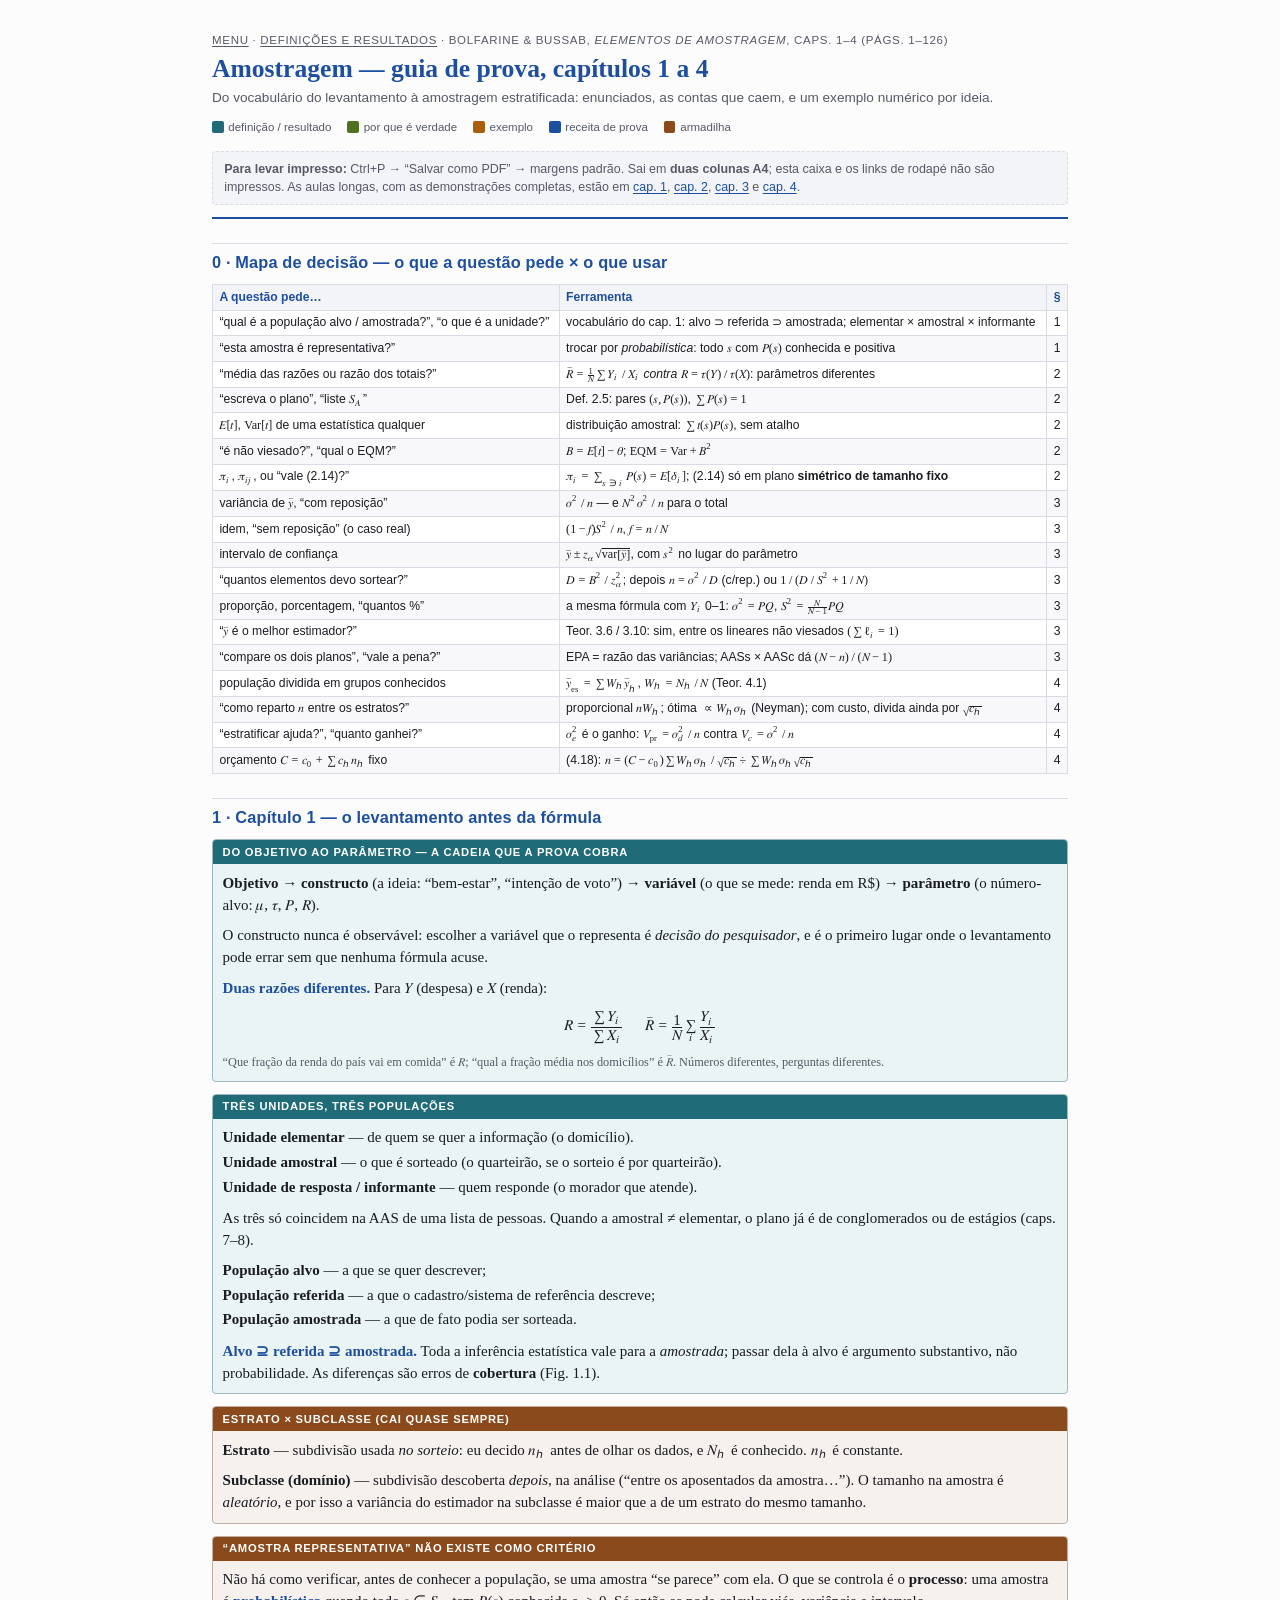
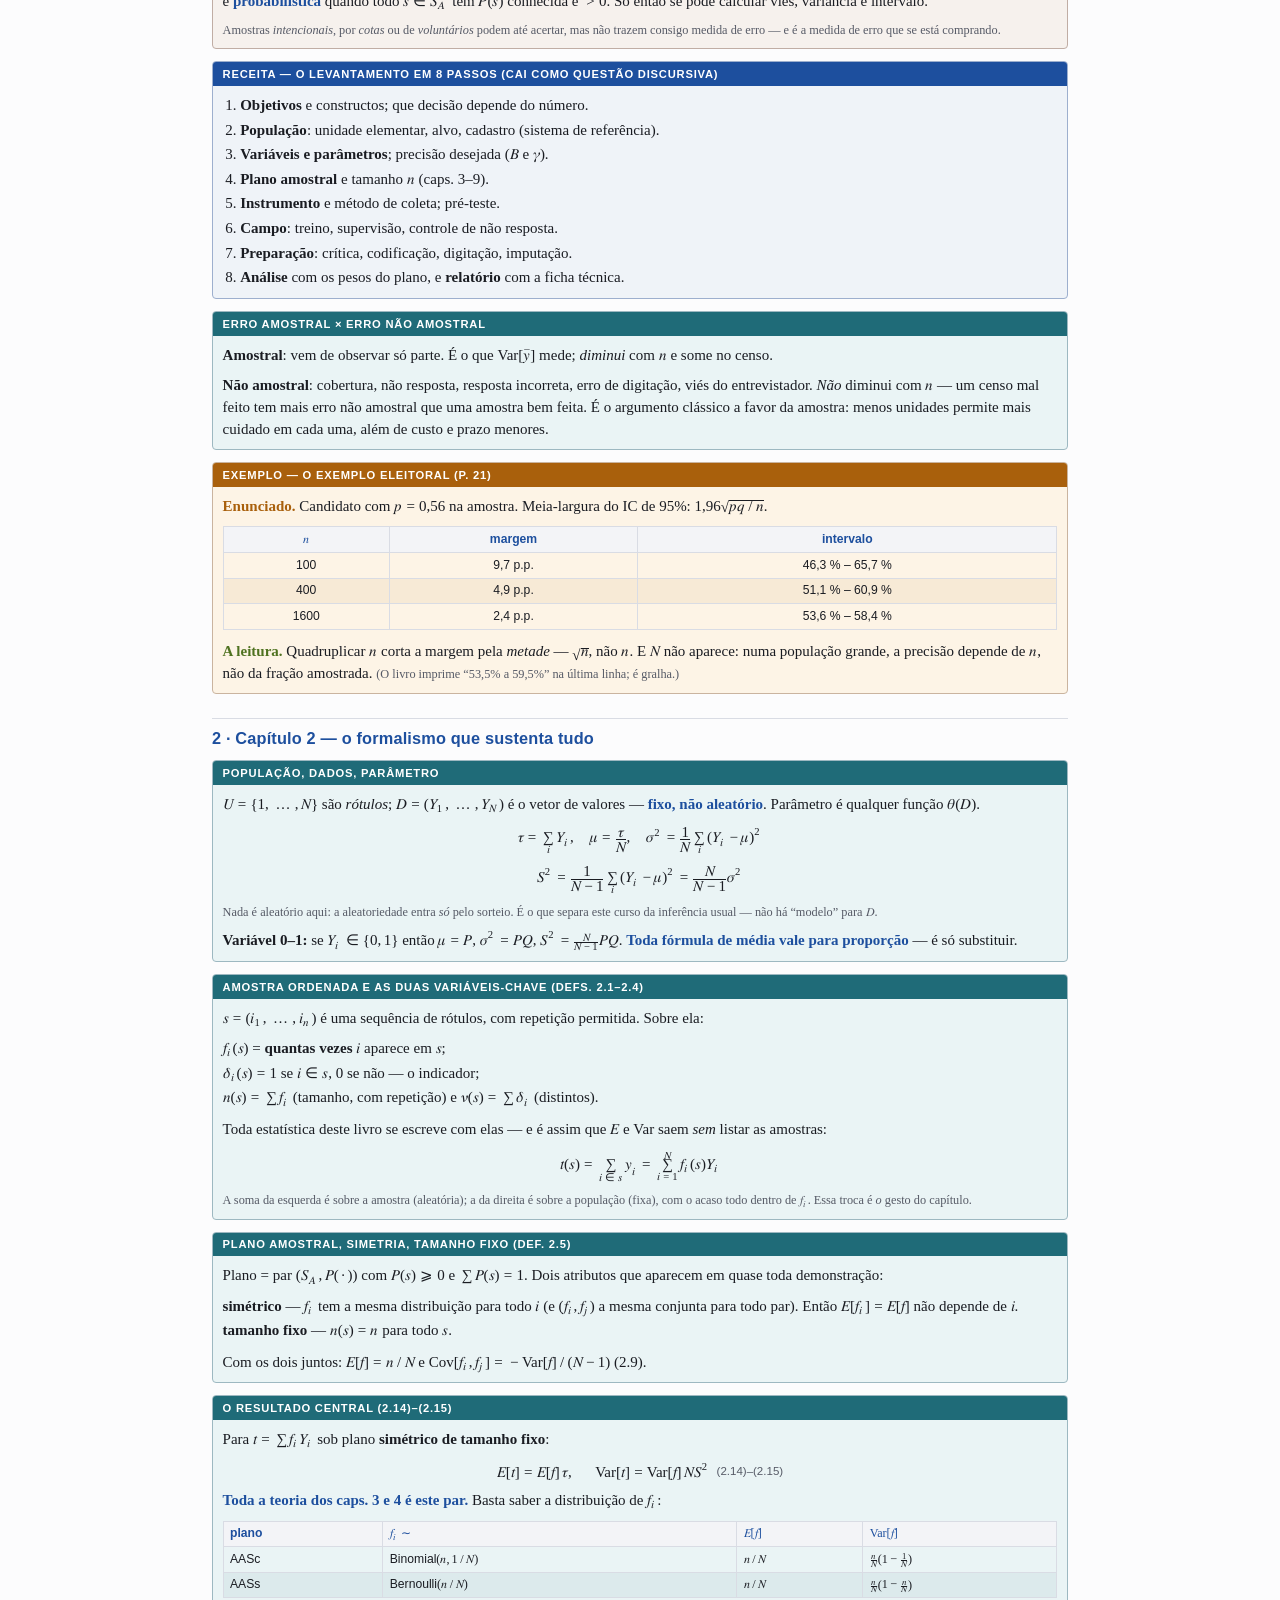
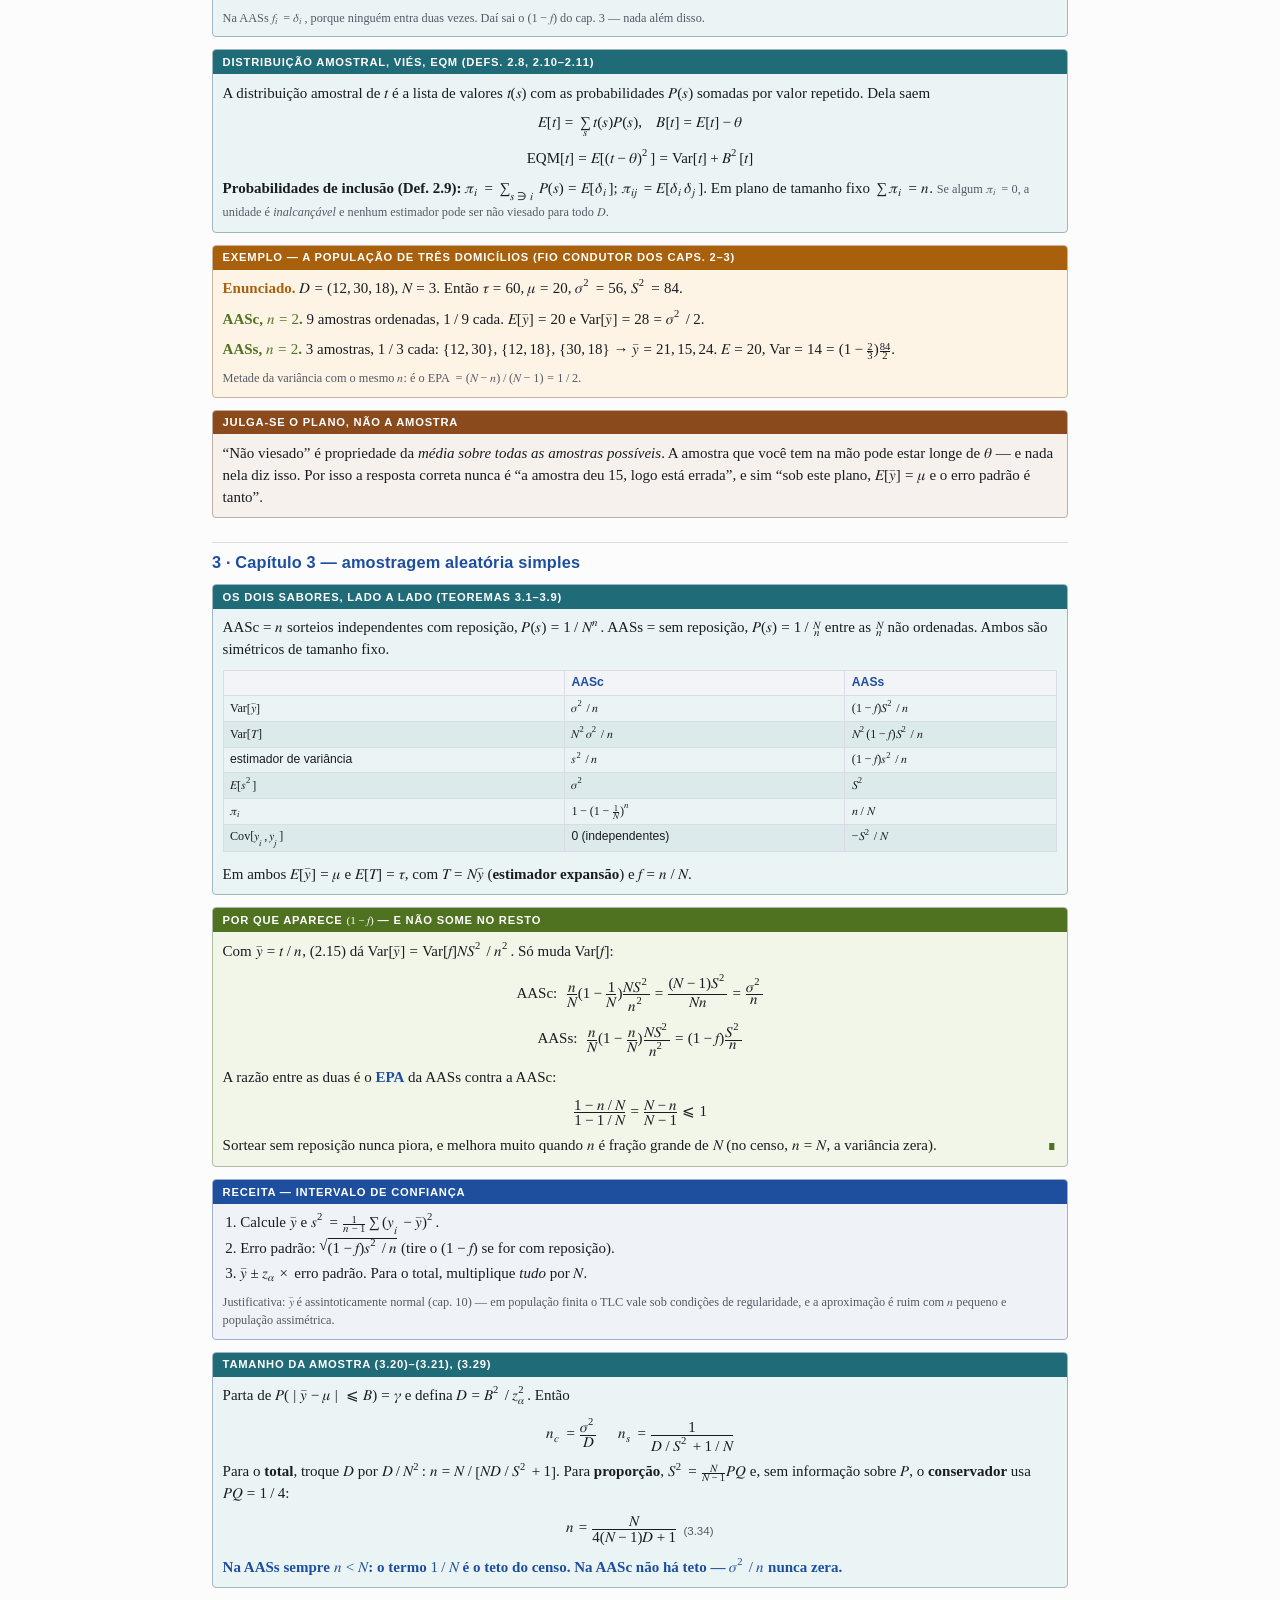
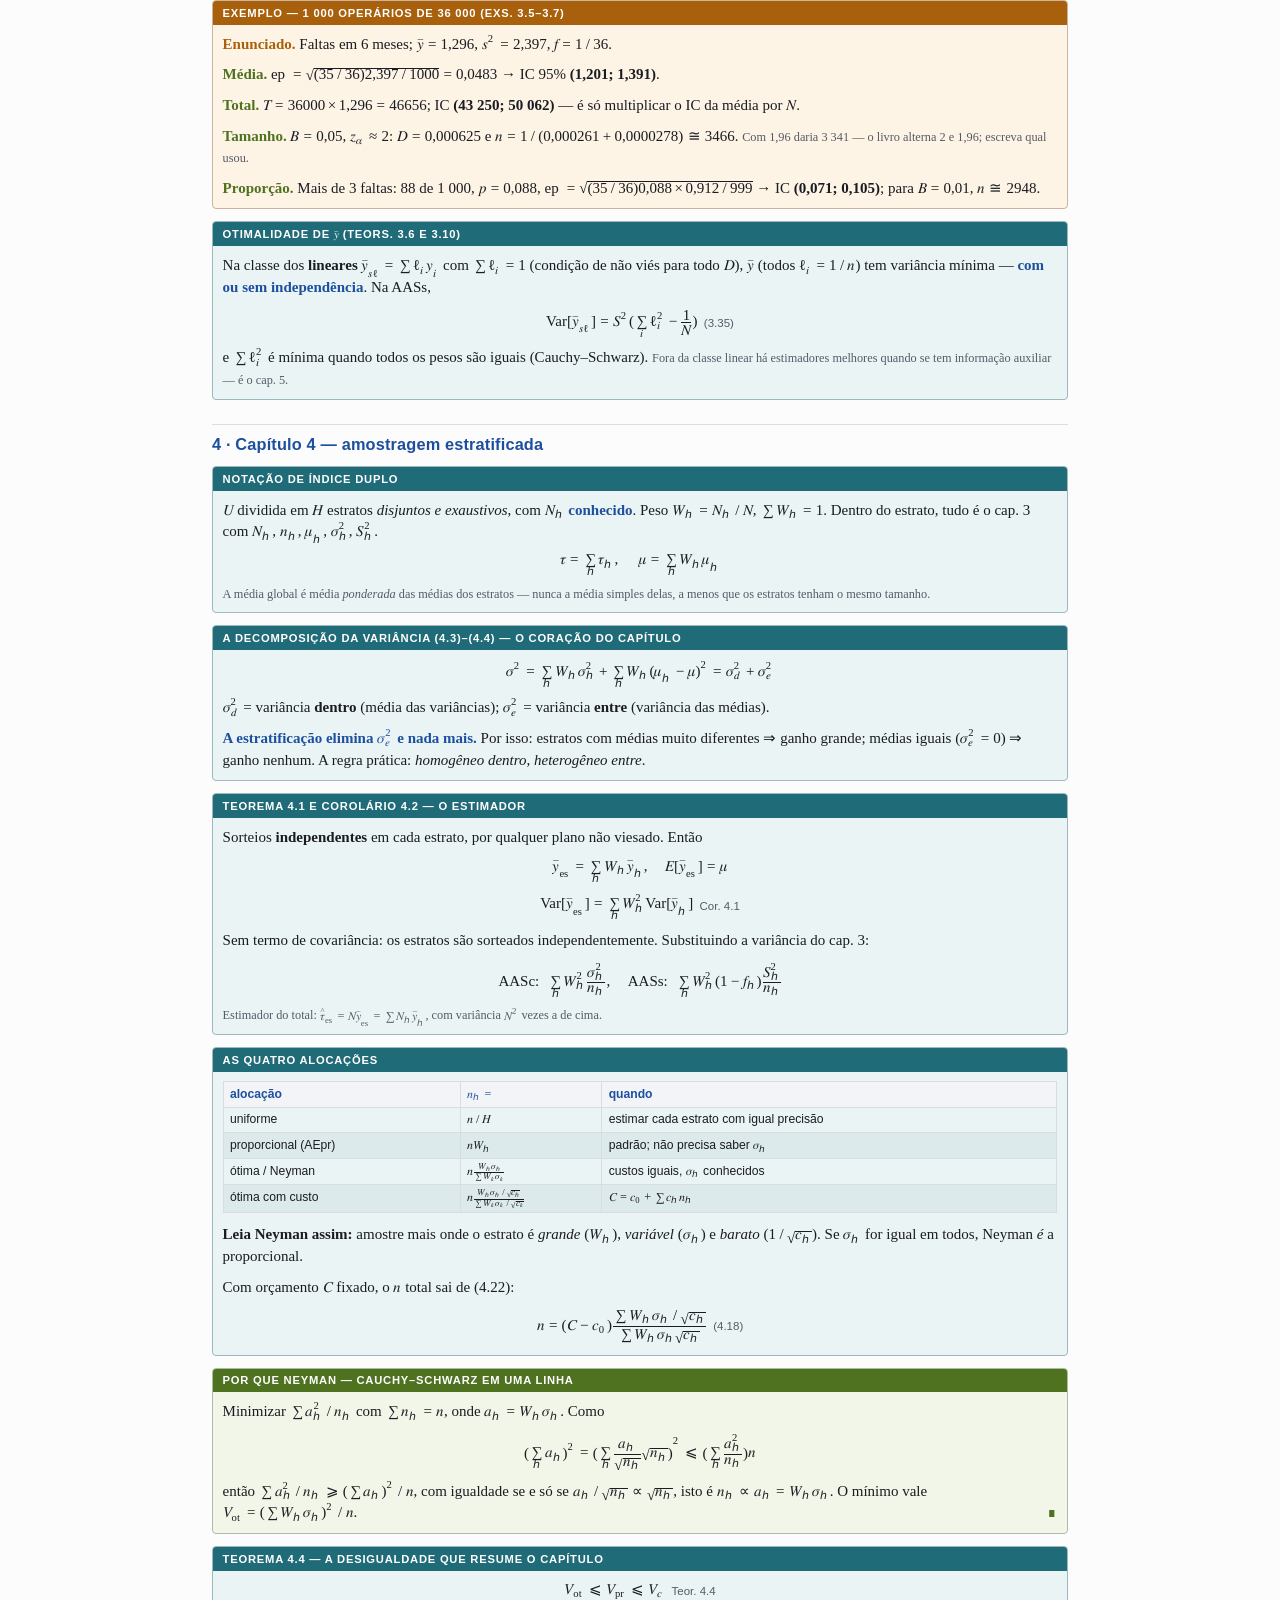
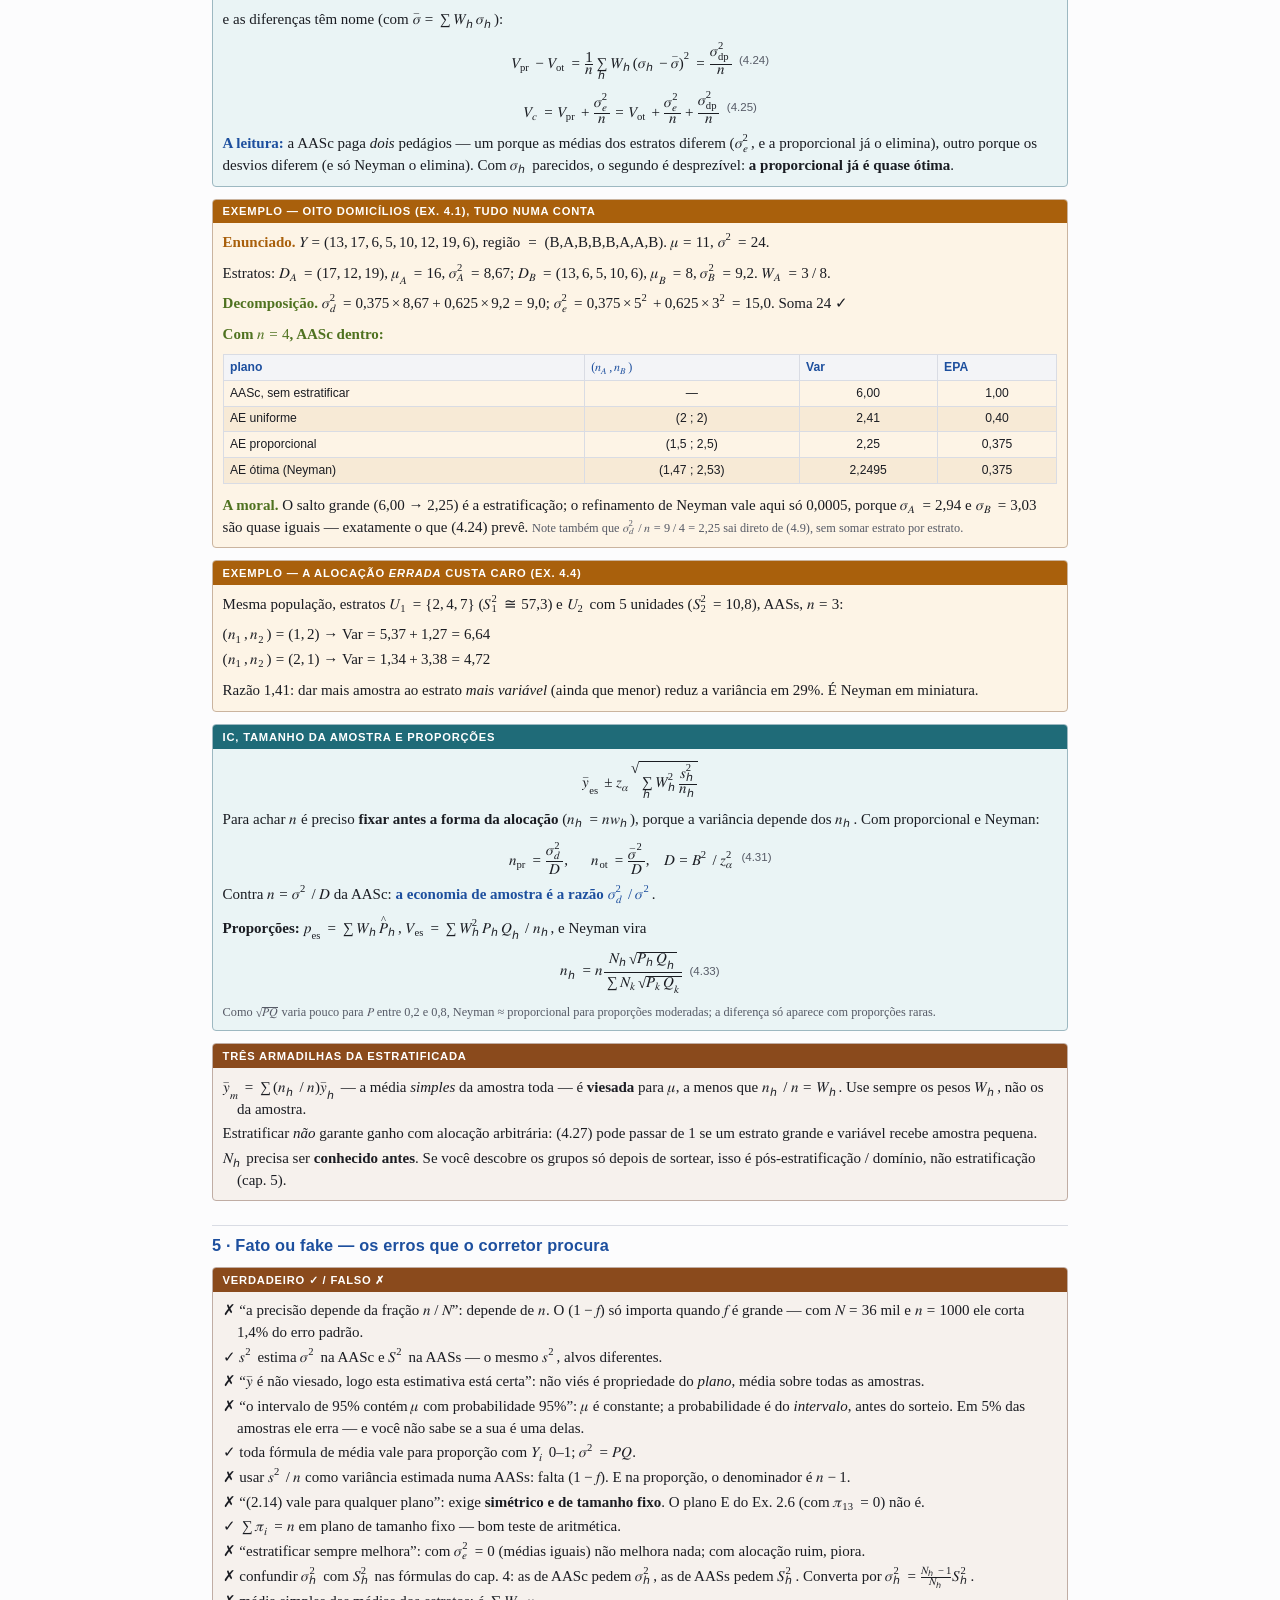
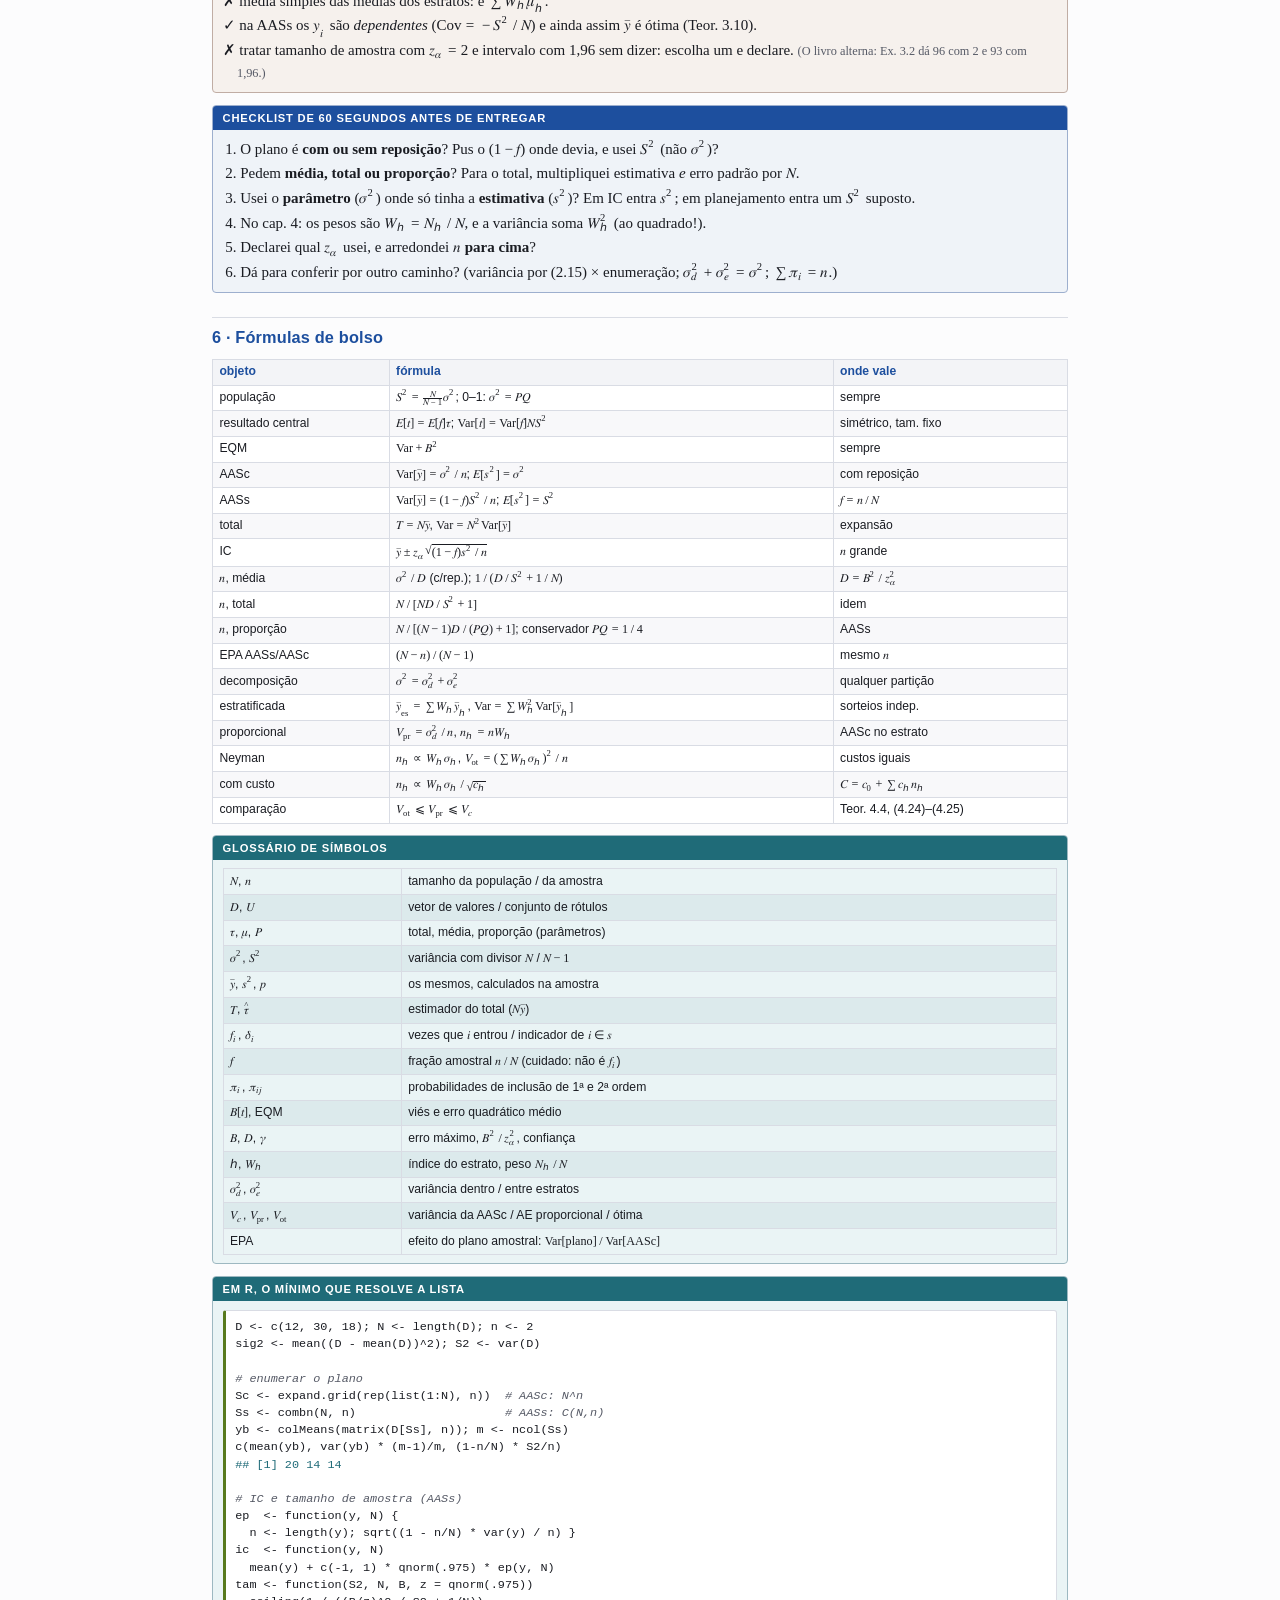
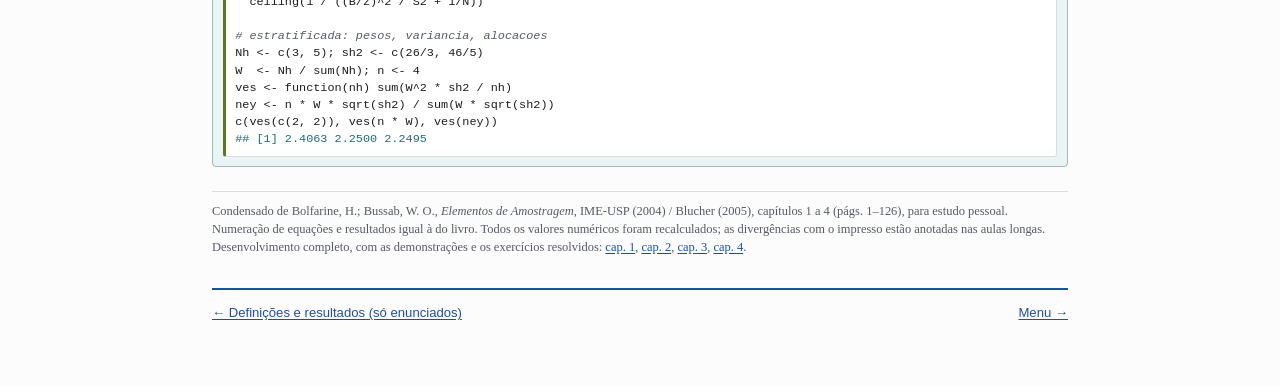
<file: estudo/guia/01-04-guia-de-prova.html>
<!DOCTYPE html>
<html lang="pt-BR">
<head>
<meta charset="utf-8">
<meta name="viewport" content="width=device-width, initial-scale=1">
<!-- Folha de consulta pessoal: condensa resultados de obra protegida
     (Bolfarine & Bussab, IME-USP / Blucher) para uso próprio. Fora dos buscadores. -->
<meta name="robots" content="noindex, nofollow">
<title>Amostragem, caps. 1–4 — guia de prova</title>
<link rel="stylesheet" href="../assets/tema.css?v=1">
<link rel="stylesheet" href="../assets/guia.css?v=1">
</head>
<body>

<div class="folha">

<header class="topo-folha">
  <p class="migalha"><a href="../index.html">Menu</a> · <a href="01-04-definicoes-e-resultados.html">Definições e resultados</a> · Bolfarine &amp; Bussab, <i>Elementos de Amostragem</i>, caps. 1–4 (págs. 1–126)</p>
  <h1>Amostragem — guia de prova, capítulos 1 a 4</h1>
  <p class="sub">Do vocabulário do levantamento à amostragem estratificada: enunciados, as contas que caem, e um exemplo numérico por ideia.</p>
  <p class="legenda">
    <span><i class="l-teo"></i> definição / resultado</span>
    <span><i class="l-dem"></i> por que é verdade</span>
    <span><i class="l-ex"></i> exemplo</span>
    <span><i class="l-rec"></i> receita de prova</span>
    <span><i class="l-arm"></i> armadilha</span>
  </p>
  <p class="so-tela"><strong>Para levar impresso:</strong> Ctrl+P → “Salvar como PDF” → margens padrão. Sai em <strong>duas colunas A4</strong>; esta caixa e os links de rodapé não são impressos. As aulas longas, com as demonstrações completas, estão em <a href="../cap01/01-00-nocoes-basicas.html">cap. 1</a>, <a href="../cap02/02-00-definicoes-e-notacoes-basicas.html">cap. 2</a>, <a href="../cap03/03-00-amostragem-aleatoria-simples.html">cap. 3</a> e <a href="../cap04/04-00-amostragem-estratificada.html">cap. 4</a>.</p>
</header>

<h2>0 · Mapa de decisão — o que a questão pede × o que usar</h2>

<div class="rolagem">
<table>
  <thead><tr><th>A questão pede…</th><th>Ferramenta</th><th class="c">§</th></tr></thead>
  <tbody>
    <tr><td>“qual é a população alvo / amostrada?”, “o que é a unidade?”</td><td>vocabulário do cap. 1: alvo ⊃ referida ⊃ amostrada; elementar × amostral × informante</td><td class="c">1</td></tr>
    <tr><td>“esta amostra é representativa?”</td><td>trocar por <em>probabilística</em>: todo <math><mi>s</mi></math> com <math><mi>P</mi><mo stretchy="false">(</mo><mi>s</mi><mo stretchy="false">)</mo></math> conhecida e positiva</td><td class="c">1</td></tr>
    <tr><td>“média das razões ou razão dos totais?”</td><td><math><mover><mi>R</mi><mo>¯</mo></mover><mo>=</mo><mfrac><mn>1</mn><mi>N</mi></mfrac><mo>∑</mo><msub><mi>Y</mi><mi>i</mi></msub><mo>/</mo><msub><mi>X</mi><mi>i</mi></msub></math> <em>contra</em> <math><mi>R</mi><mo>=</mo><mi>τ</mi><mo stretchy="false">(</mo><mi>Y</mi><mo stretchy="false">)</mo><mo>/</mo><mi>τ</mi><mo stretchy="false">(</mo><mi>X</mi><mo stretchy="false">)</mo></math>: parâmetros diferentes</td><td class="c">2</td></tr>
    <tr><td>“escreva o plano”, “liste <math><msub><mi>S</mi><mi>A</mi></msub></math>”</td><td>Def. 2.5: pares <math><mo>(</mo><mi>s</mi><mo>,</mo><mi>P</mi><mo stretchy="false">(</mo><mi>s</mi><mo stretchy="false">)</mo><mo>)</mo></math>, <math><mo>∑</mo><mi>P</mi><mo stretchy="false">(</mo><mi>s</mi><mo stretchy="false">)</mo><mo>=</mo><mn>1</mn></math></td><td class="c">2</td></tr>
    <tr><td><math><mi>E</mi><mo stretchy="false">[</mo><mi>t</mi><mo stretchy="false">]</mo></math>, <math><mi>Var</mi><mo stretchy="false">[</mo><mi>t</mi><mo stretchy="false">]</mo></math> de uma estatística qualquer</td><td>distribuição amostral: <math><mo>∑</mo><mi>t</mi><mo stretchy="false">(</mo><mi>s</mi><mo stretchy="false">)</mo><mi>P</mi><mo stretchy="false">(</mo><mi>s</mi><mo stretchy="false">)</mo></math>, sem atalho</td><td class="c">2</td></tr>
    <tr><td>“é não viesado?”, “qual o EQM?”</td><td><math><mi>B</mi><mo>=</mo><mi>E</mi><mo stretchy="false">[</mo><mi>t</mi><mo stretchy="false">]</mo><mo>−</mo><mi>θ</mi></math>; <math><mi>EQM</mi><mo>=</mo><mi>Var</mi><mo>+</mo><msup><mi>B</mi><mn>2</mn></msup></math></td><td class="c">2</td></tr>
    <tr><td><math><msub><mi>π</mi><mi>i</mi></msub></math>, <math><msub><mi>π</mi><mrow><mi>i</mi><mi>j</mi></mrow></msub></math>, ou “vale (2.14)?”</td><td><math><msub><mi>π</mi><mi>i</mi></msub><mo>=</mo><msub><mo>∑</mo><mrow><mi>s</mi><mo>∋</mo><mi>i</mi></mrow></msub><mi>P</mi><mo stretchy="false">(</mo><mi>s</mi><mo stretchy="false">)</mo><mo>=</mo><mi>E</mi><mo stretchy="false">[</mo><msub><mi>δ</mi><mi>i</mi></msub><mo stretchy="false">]</mo></math>; (2.14) só em plano <strong>simétrico de tamanho fixo</strong></td><td class="c">2</td></tr>
    <tr><td>variância de <math><mover><mi>y</mi><mo>¯</mo></mover></math>, “com reposição”</td><td><math><msup><mi>σ</mi><mn>2</mn></msup><mo>/</mo><mi>n</mi></math> — e <math><msup><mi>N</mi><mn>2</mn></msup><msup><mi>σ</mi><mn>2</mn></msup><mo>/</mo><mi>n</mi></math> para o total</td><td class="c">3</td></tr>
    <tr><td>idem, “sem reposição” (o caso real)</td><td><math><mo stretchy="false">(</mo><mn>1</mn><mo>−</mo><mi>f</mi><mo stretchy="false">)</mo><msup><mi>S</mi><mn>2</mn></msup><mo>/</mo><mi>n</mi></math>, <math><mi>f</mi><mo>=</mo><mi>n</mi><mo>/</mo><mi>N</mi></math></td><td class="c">3</td></tr>
    <tr><td>intervalo de confiança</td><td><math><mover><mi>y</mi><mo>¯</mo></mover><mo>±</mo><msub><mi>z</mi><mi>α</mi></msub><msqrt><mrow><mi>var</mi><mo>[</mo><mover><mi>y</mi><mo>¯</mo></mover><mo>]</mo></mrow></msqrt></math>, com <math><msup><mi>s</mi><mn>2</mn></msup></math> no lugar do parâmetro</td><td class="c">3</td></tr>
    <tr><td>“quantos elementos devo sortear?”</td><td><math><mi>D</mi><mo>=</mo><msup><mi>B</mi><mn>2</mn></msup><mo>/</mo><msubsup><mi>z</mi><mi>α</mi><mn>2</mn></msubsup></math>; depois <math><mi>n</mi><mo>=</mo><msup><mi>σ</mi><mn>2</mn></msup><mo>/</mo><mi>D</mi></math> (c/rep.) ou <math><mn>1</mn><mo>/</mo><mo>(</mo><mi>D</mi><mo>/</mo><msup><mi>S</mi><mn>2</mn></msup><mo>+</mo><mn>1</mn><mo>/</mo><mi>N</mi><mo>)</mo></math></td><td class="c">3</td></tr>
    <tr><td>proporção, porcentagem, “quantos %”</td><td>a mesma fórmula com <math><msub><mi>Y</mi><mi>i</mi></msub></math> 0–1: <math><msup><mi>σ</mi><mn>2</mn></msup><mo>=</mo><mi>P</mi><mi>Q</mi></math>, <math><msup><mi>S</mi><mn>2</mn></msup><mo>=</mo><mfrac><mi>N</mi><mrow><mi>N</mi><mo>−</mo><mn>1</mn></mrow></mfrac><mi>P</mi><mi>Q</mi></math></td><td class="c">3</td></tr>
    <tr><td>“<math><mover><mi>y</mi><mo>¯</mo></mover></math> é o melhor estimador?”</td><td>Teor. 3.6 / 3.10: sim, entre os lineares não viesados <math><mo stretchy="false">(</mo><mo>∑</mo><msub><mi>ℓ</mi><mi>i</mi></msub><mo>=</mo><mn>1</mn><mo stretchy="false">)</mo></math></td><td class="c">3</td></tr>
    <tr><td>“compare os dois planos”, “vale a pena?”</td><td>EPA = razão das variâncias; AASs × AASc dá <math><mo stretchy="false">(</mo><mi>N</mi><mo>−</mo><mi>n</mi><mo stretchy="false">)</mo><mo>/</mo><mo stretchy="false">(</mo><mi>N</mi><mo>−</mo><mn>1</mn><mo stretchy="false">)</mo></math></td><td class="c">3</td></tr>
    <tr><td>população dividida em grupos conhecidos</td><td><math><msub><mover><mi>y</mi><mo>¯</mo></mover><mi>es</mi></msub><mo>=</mo><mo>∑</mo><msub><mi>W</mi><mi>h</mi></msub><msub><mover><mi>y</mi><mo>¯</mo></mover><mi>h</mi></msub></math>, <math><msub><mi>W</mi><mi>h</mi></msub><mo>=</mo><msub><mi>N</mi><mi>h</mi></msub><mo>/</mo><mi>N</mi></math> (Teor. 4.1)</td><td class="c">4</td></tr>
    <tr><td>“como reparto <math><mi>n</mi></math> entre os estratos?”</td><td>proporcional <math><mi>n</mi><msub><mi>W</mi><mi>h</mi></msub></math>; ótima <math><mo>∝</mo><msub><mi>W</mi><mi>h</mi></msub><msub><mi>σ</mi><mi>h</mi></msub></math> (Neyman); com custo, divida ainda por <math><msqrt><msub><mi>c</mi><mi>h</mi></msub></msqrt></math></td><td class="c">4</td></tr>
    <tr><td>“estratificar ajuda?”, “quanto ganhei?”</td><td><math><msubsup><mi>σ</mi><mi>e</mi><mn>2</mn></msubsup></math> é o ganho: <math><msub><mi>V</mi><mi>pr</mi></msub><mo>=</mo><msubsup><mi>σ</mi><mi>d</mi><mn>2</mn></msubsup><mo>/</mo><mi>n</mi></math> contra <math><msub><mi>V</mi><mi>c</mi></msub><mo>=</mo><msup><mi>σ</mi><mn>2</mn></msup><mo>/</mo><mi>n</mi></math></td><td class="c">4</td></tr>
    <tr><td>orçamento <math><mi>C</mi><mo>=</mo><msub><mi>c</mi><mn>0</mn></msub><mo>+</mo><mo>∑</mo><msub><mi>c</mi><mi>h</mi></msub><msub><mi>n</mi><mi>h</mi></msub></math> fixo</td><td>(4.18): <math><mi>n</mi><mo>=</mo><mo stretchy="false">(</mo><mi>C</mi><mo>−</mo><msub><mi>c</mi><mn>0</mn></msub><mo stretchy="false">)</mo><mo>∑</mo><msub><mi>W</mi><mi>h</mi></msub><msub><mi>σ</mi><mi>h</mi></msub><mo>/</mo><msqrt><msub><mi>c</mi><mi>h</mi></msub></msqrt><mo>÷</mo><mo>∑</mo><msub><mi>W</mi><mi>h</mi></msub><msub><mi>σ</mi><mi>h</mi></msub><msqrt><msub><mi>c</mi><mi>h</mi></msub></msqrt></math></td><td class="c">4</td></tr>
  </tbody>
</table>
</div>

<h2>1 · Capítulo 1 — o levantamento antes da fórmula</h2>

<div class="bloco teo">
  <h4>Do objetivo ao parâmetro — a cadeia que a prova cobra</h4>
  <p><strong>Objetivo</strong> → <strong>constructo</strong> (a ideia: “bem-estar”, “intenção de voto”) → <strong>variável</strong> (o que se mede: renda em R$) → <strong>parâmetro</strong> (o número-alvo: <math><mi>μ</mi></math>, <math><mi>τ</mi></math>, <math><mi>P</mi></math>, <math><mi>R</mi></math>).</p>
  <p>O constructo nunca é observável: escolher a variável que o representa é <em>decisão do pesquisador</em>, e é o primeiro lugar onde o levantamento pode errar sem que nenhuma fórmula acuse.</p>
  <p><span class="chave">Duas razões diferentes.</span> Para <math><mi>Y</mi></math> (despesa) e <math><mi>X</mi></math> (renda):</p>
  <div class="eq"><math display="block"><mrow><mi>R</mi><mo>=</mo><mfrac><mrow><mo>∑</mo><msub><mi>Y</mi><mi>i</mi></msub></mrow><mrow><mo>∑</mo><msub><mi>X</mi><mi>i</mi></msub></mrow></mfrac><mspace width="1.5em"/><mover><mi>R</mi><mo>¯</mo></mover><mo>=</mo><mfrac><mn>1</mn><mi>N</mi></mfrac><munder><mo>∑</mo><mi>i</mi></munder><mfrac><msub><mi>Y</mi><mi>i</mi></msub><msub><mi>X</mi><mi>i</mi></msub></mfrac></mrow></math></div>
  <p class="miudo">“Que fração da renda do país vai em comida” é <math><mi>R</mi></math>; “qual a fração média nos domicílios” é <math><mover><mi>R</mi><mo>¯</mo></mover></math>. Números diferentes, perguntas diferentes.</p>
</div>

<div class="bloco teo">
  <h4>Três unidades, três populações</h4>
  <ul class="compacta">
    <li><strong>Unidade elementar</strong> — de quem se quer a informação (o domicílio).</li>
    <li><strong>Unidade amostral</strong> — o que é sorteado (o quarteirão, se o sorteio é por quarteirão).</li>
    <li><strong>Unidade de resposta / informante</strong> — quem responde (o morador que atende).</li>
  </ul>
  <p>As três só coincidem na AAS de uma lista de pessoas. Quando a amostral ≠ elementar, o plano já é de conglomerados ou de estágios (caps. 7–8).</p>
  <ul class="compacta">
    <li><strong>População alvo</strong> — a que se quer descrever;</li>
    <li><strong>População referida</strong> — a que o cadastro/sistema de referência descreve;</li>
    <li><strong>População amostrada</strong> — a que de fato podia ser sorteada.</li>
  </ul>
  <p><span class="chave">Alvo ⊇ referida ⊇ amostrada.</span> Toda a inferência estatística vale para a <em>amostrada</em>; passar dela à alvo é argumento substantivo, não probabilidade. As diferenças são erros de <strong>cobertura</strong> (Fig. 1.1).</p>
</div>

<div class="bloco arm">
  <h4>Estrato × subclasse (cai quase sempre)</h4>
  <p><strong>Estrato</strong> — subdivisão usada <em>no sorteio</em>: eu decido <math><msub><mi>n</mi><mi>h</mi></msub></math> antes de olhar os dados, e <math><msub><mi>N</mi><mi>h</mi></msub></math> é conhecido. <math><msub><mi>n</mi><mi>h</mi></msub></math> é constante.</p>
  <p><strong>Subclasse (domínio)</strong> — subdivisão descoberta <em>depois</em>, na análise (“entre os aposentados da amostra…”). O tamanho na amostra é <em>aleatório</em>, e por isso a variância do estimador na subclasse é maior que a de um estrato do mesmo tamanho.</p>
</div>

<div class="bloco arm">
  <h4>“Amostra representativa” não existe como critério</h4>
  <p>Não há como verificar, antes de conhecer a população, se uma amostra “se parece” com ela. O que se controla é o <strong>processo</strong>: uma amostra é <span class="chave">probabilística</span> quando todo <math><mi>s</mi><mo>∈</mo><msub><mi>S</mi><mi>A</mi></msub></math> tem <math><mi>P</mi><mo stretchy="false">(</mo><mi>s</mi><mo stretchy="false">)</mo></math> conhecida e <math><mo>&gt;</mo><mn>0</mn></math>. Só então se pode calcular viés, variância e intervalo.</p>
  <p class="miudo">Amostras <em>intencionais</em>, por <em>cotas</em> ou de <em>voluntários</em> podem até acertar, mas não trazem consigo medida de erro — e é a medida de erro que se está comprando.</p>
</div>

<div class="bloco rec">
  <h4>Receita — o levantamento em 8 passos (cai como questão discursiva)</h4>
  <ol>
    <li><strong>Objetivos</strong> e constructos; que decisão depende do número.</li>
    <li><strong>População</strong>: unidade elementar, alvo, cadastro (sistema de referência).</li>
    <li><strong>Variáveis e parâmetros</strong>; precisão desejada (<math><mi>B</mi></math> e <math><mi>γ</mi></math>).</li>
    <li><strong>Plano amostral</strong> e tamanho <math><mi>n</mi></math> (caps. 3–9).</li>
    <li><strong>Instrumento</strong> e método de coleta; pré-teste.</li>
    <li><strong>Campo</strong>: treino, supervisão, controle de não resposta.</li>
    <li><strong>Preparação</strong>: crítica, codificação, digitação, imputação.</li>
    <li><strong>Análise</strong> com os pesos do plano, e <strong>relatório</strong> com a ficha técnica.</li>
  </ol>
</div>

<div class="bloco teo">
  <h4>Erro amostral × erro não amostral</h4>
  <p><strong>Amostral</strong>: vem de observar só parte. É o que <math><mi>Var</mi><mo>[</mo><mover><mi>y</mi><mo>¯</mo></mover><mo>]</mo></math> mede; <em>diminui</em> com <math><mi>n</mi></math> e some no censo.</p>
  <p><strong>Não amostral</strong>: cobertura, não resposta, resposta incorreta, erro de digitação, viés do entrevistador. <em>Não</em> diminui com <math><mi>n</mi></math> — um censo mal feito tem mais erro não amostral que uma amostra bem feita. É o argumento clássico a favor da amostra: menos unidades permite mais cuidado em cada uma, além de custo e prazo menores.</p>
</div>

<div class="bloco ex">
  <h4>Exemplo — o exemplo eleitoral (p. 21)</h4>
  <p><span class="rot-e">Enunciado.</span> Candidato com <math><mi>p</mi><mo>=</mo><mn>0,56</mn></math> na amostra. Meia-largura do IC de 95%: <math><mn>1,96</mn><msqrt><mrow><mi>p</mi><mi>q</mi><mo>/</mo><mi>n</mi></mrow></msqrt></math>.</p>
  <div class="rolagem">
  <table>
    <thead><tr><th class="c"><math><mi>n</mi></math></th><th class="c">margem</th><th class="c">intervalo</th></tr></thead>
    <tbody>
      <tr><td class="c">100</td><td class="c">9,7 p.p.</td><td class="c">46,3 % – 65,7 %</td></tr>
      <tr><td class="c">400</td><td class="c">4,9 p.p.</td><td class="c">51,1 % – 60,9 %</td></tr>
      <tr><td class="c">1600</td><td class="c">2,4 p.p.</td><td class="c">53,6 % – 58,4 %</td></tr>
    </tbody>
  </table>
  </div>
  <p><span class="rot-s">A leitura.</span> Quadruplicar <math><mi>n</mi></math> corta a margem pela <em>metade</em> — <math><msqrt><mi>n</mi></msqrt></math>, não <math><mi>n</mi></math>. E <math><mi>N</mi></math> não aparece: numa população grande, a precisão depende de <math><mi>n</mi></math>, não da fração amostrada. <span class="miudo">(O livro imprime “53,5% a 59,5%” na última linha; é gralha.)</span></p>
</div>

<h2>2 · Capítulo 2 — o formalismo que sustenta tudo</h2>

<div class="bloco teo">
  <h4>População, dados, parâmetro</h4>
  <p><math><mi>U</mi><mo>=</mo><mo stretchy="false">{</mo><mn>1</mn><mo>,</mo><mo>…</mo><mo>,</mo><mi>N</mi><mo stretchy="false">}</mo></math> são <em>rótulos</em>; <math><mi mathvariant="bold">D</mi><mo>=</mo><mo stretchy="false">(</mo><msub><mi>Y</mi><mn>1</mn></msub><mo>,</mo><mo>…</mo><mo>,</mo><msub><mi>Y</mi><mi>N</mi></msub><mo stretchy="false">)</mo></math> é o vetor de valores — <span class="chave">fixo, não aleatório</span>. Parâmetro é qualquer função <math><mi>θ</mi><mo stretchy="false">(</mo><mi mathvariant="bold">D</mi><mo stretchy="false">)</mo></math>.</p>
  <div class="eq"><math display="block"><mrow><mi>τ</mi><mo>=</mo><munder><mo>∑</mo><mi>i</mi></munder><msub><mi>Y</mi><mi>i</mi></msub><mo>,</mo><mspace width="0.9em"/><mi>μ</mi><mo>=</mo><mfrac><mi>τ</mi><mi>N</mi></mfrac><mo>,</mo><mspace width="0.9em"/><msup><mi>σ</mi><mn>2</mn></msup><mo>=</mo><mfrac><mn>1</mn><mi>N</mi></mfrac><munder><mo>∑</mo><mi>i</mi></munder><msup><mrow><mo stretchy="false">(</mo><msub><mi>Y</mi><mi>i</mi></msub><mo>−</mo><mi>μ</mi><mo stretchy="false">)</mo></mrow><mn>2</mn></msup></mrow></math></div>
  <div class="eq"><math display="block"><mrow><msup><mi>S</mi><mn>2</mn></msup><mo>=</mo><mfrac><mn>1</mn><mrow><mi>N</mi><mo>−</mo><mn>1</mn></mrow></mfrac><munder><mo>∑</mo><mi>i</mi></munder><msup><mrow><mo stretchy="false">(</mo><msub><mi>Y</mi><mi>i</mi></msub><mo>−</mo><mi>μ</mi><mo stretchy="false">)</mo></mrow><mn>2</mn></msup><mo>=</mo><mfrac><mi>N</mi><mrow><mi>N</mi><mo>−</mo><mn>1</mn></mrow></mfrac><msup><mi>σ</mi><mn>2</mn></msup></mrow></math></div>
  <p class="miudo">Nada é aleatório aqui: a aleatoriedade entra <em>só</em> pelo sorteio. É o que separa este curso da inferência usual — não há “modelo” para <math><mi mathvariant="bold">D</mi></math>.</p>
  <p><strong>Variável 0–1:</strong> se <math><msub><mi>Y</mi><mi>i</mi></msub><mo>∈</mo><mo stretchy="false">{</mo><mn>0</mn><mo>,</mo><mn>1</mn><mo stretchy="false">}</mo></math> então <math><mi>μ</mi><mo>=</mo><mi>P</mi></math>, <math><msup><mi>σ</mi><mn>2</mn></msup><mo>=</mo><mi>P</mi><mi>Q</mi></math>, <math><msup><mi>S</mi><mn>2</mn></msup><mo>=</mo><mfrac><mi>N</mi><mrow><mi>N</mi><mo>−</mo><mn>1</mn></mrow></mfrac><mi>P</mi><mi>Q</mi></math>. <span class="chave">Toda fórmula de média vale para proporção</span> — é só substituir.</p>
</div>

<div class="bloco teo">
  <h4>Amostra ordenada e as duas variáveis-chave (Defs. 2.1–2.4)</h4>
  <p><math><mi>s</mi><mo>=</mo><mo stretchy="false">(</mo><msub><mi>i</mi><mn>1</mn></msub><mo>,</mo><mo>…</mo><mo>,</mo><msub><mi>i</mi><mi>n</mi></msub><mo stretchy="false">)</mo></math> é uma sequência de rótulos, com repetição permitida. Sobre ela:</p>
  <ul class="compacta">
    <li><math><msub><mi>f</mi><mi>i</mi></msub><mo stretchy="false">(</mo><mi>s</mi><mo stretchy="false">)</mo></math> = <strong>quantas vezes</strong> <math><mi>i</mi></math> aparece em <math><mi>s</mi></math>;</li>
    <li><math><msub><mi>δ</mi><mi>i</mi></msub><mo stretchy="false">(</mo><mi>s</mi><mo stretchy="false">)</mo><mo>=</mo><mn>1</mn></math> se <math><mi>i</mi><mo>∈</mo><mi>s</mi></math>, 0 se não — o indicador;</li>
    <li><math><mi>n</mi><mo stretchy="false">(</mo><mi>s</mi><mo stretchy="false">)</mo><mo>=</mo><mo>∑</mo><msub><mi>f</mi><mi>i</mi></msub></math> (tamanho, com repetição) e <math><mi>ν</mi><mo stretchy="false">(</mo><mi>s</mi><mo stretchy="false">)</mo><mo>=</mo><mo>∑</mo><msub><mi>δ</mi><mi>i</mi></msub></math> (distintos).</li>
  </ul>
  <p>Toda estatística deste livro se escreve com elas — e é assim que <math><mi>E</mi></math> e <math><mi>Var</mi></math> saem <em>sem</em> listar as amostras:</p>
  <div class="eq"><math display="block"><mrow><mi>t</mi><mo stretchy="false">(</mo><mi>s</mi><mo stretchy="false">)</mo><mo>=</mo><munder><mo>∑</mo><mrow><mi>i</mi><mo>∈</mo><mi>s</mi></mrow></munder><msub><mi>y</mi><mi>i</mi></msub><mo>=</mo><munderover><mo>∑</mo><mrow><mi>i</mi><mo>=</mo><mn>1</mn></mrow><mi>N</mi></munderover><msub><mi>f</mi><mi>i</mi></msub><mo stretchy="false">(</mo><mi>s</mi><mo stretchy="false">)</mo><msub><mi>Y</mi><mi>i</mi></msub></mrow></math></div>
  <p class="miudo">A soma da esquerda é sobre a amostra (aleatória); a da direita é sobre a população (fixa), com o acaso todo dentro de <math><msub><mi>f</mi><mi>i</mi></msub></math>. Essa troca é <em>o</em> gesto do capítulo.</p>
</div>

<div class="bloco teo">
  <h4>Plano amostral, simetria, tamanho fixo (Def. 2.5)</h4>
  <p>Plano = par <math><mo>(</mo><msub><mi>S</mi><mi>A</mi></msub><mo>,</mo><mi>P</mi><mo stretchy="false">(</mo><mo>·</mo><mo stretchy="false">)</mo><mo>)</mo></math> com <math><mi>P</mi><mo stretchy="false">(</mo><mi>s</mi><mo stretchy="false">)</mo><mo>⩾</mo><mn>0</mn></math> e <math><mo>∑</mo><mi>P</mi><mo stretchy="false">(</mo><mi>s</mi><mo stretchy="false">)</mo><mo>=</mo><mn>1</mn></math>. Dois atributos que aparecem em quase toda demonstração:</p>
  <ul class="compacta">
    <li><strong>simétrico</strong> — <math><msub><mi>f</mi><mi>i</mi></msub></math> tem a mesma distribuição para todo <math><mi>i</mi></math> (e <math><mo stretchy="false">(</mo><msub><mi>f</mi><mi>i</mi></msub><mo>,</mo><msub><mi>f</mi><mi>j</mi></msub><mo stretchy="false">)</mo></math> a mesma conjunta para todo par). Então <math><mi>E</mi><mo stretchy="false">[</mo><msub><mi>f</mi><mi>i</mi></msub><mo stretchy="false">]</mo><mo>=</mo><mi>E</mi><mo stretchy="false">[</mo><mi>f</mi><mo stretchy="false">]</mo></math> não depende de <math><mi>i</mi></math>.</li>
    <li><strong>tamanho fixo</strong> — <math><mi>n</mi><mo stretchy="false">(</mo><mi>s</mi><mo stretchy="false">)</mo><mo>=</mo><mi>n</mi></math> para todo <math><mi>s</mi></math>.</li>
  </ul>
  <p>Com os dois juntos: <math><mi>E</mi><mo stretchy="false">[</mo><mi>f</mi><mo stretchy="false">]</mo><mo>=</mo><mi>n</mi><mo>/</mo><mi>N</mi></math> e <math><mi>Cov</mi><mo stretchy="false">[</mo><msub><mi>f</mi><mi>i</mi></msub><mo>,</mo><msub><mi>f</mi><mi>j</mi></msub><mo stretchy="false">]</mo><mo>=</mo><mo>−</mo><mi>Var</mi><mo stretchy="false">[</mo><mi>f</mi><mo stretchy="false">]</mo><mo>/</mo><mo stretchy="false">(</mo><mi>N</mi><mo>−</mo><mn>1</mn><mo stretchy="false">)</mo></math>&nbsp;(2.9).</p>
</div>

<div class="bloco teo">
  <h4>O resultado central (2.14)–(2.15)</h4>
  <p>Para <math><mi>t</mi><mo>=</mo><mo>∑</mo><msub><mi>f</mi><mi>i</mi></msub><msub><mi>Y</mi><mi>i</mi></msub></math> sob plano <strong>simétrico de tamanho fixo</strong>:</p>
  <div class="eq"><math display="block"><mrow><mi>E</mi><mo stretchy="false">[</mo><mi>t</mi><mo stretchy="false">]</mo><mo>=</mo><mi>E</mi><mo stretchy="false">[</mo><mi>f</mi><mo stretchy="false">]</mo><mspace width="0.15em"/><mi>τ</mi><mo>,</mo><mspace width="1.4em"/><mi>Var</mi><mo stretchy="false">[</mo><mi>t</mi><mo stretchy="false">]</mo><mo>=</mo><mi>Var</mi><mo stretchy="false">[</mo><mi>f</mi><mo stretchy="false">]</mo><mspace width="0.15em"/><mi>N</mi><msup><mi>S</mi><mn>2</mn></msup></mrow></math><span class="num">(2.14)–(2.15)</span></div>
  <p><span class="chave">Toda a teoria dos caps. 3 e 4 é este par.</span> Basta saber a distribuição de <math><msub><mi>f</mi><mi>i</mi></msub></math>:</p>
  <div class="rolagem">
  <table>
    <thead><tr><th>plano</th><th><math><msub><mi>f</mi><mi>i</mi></msub><mo>∼</mo></math></th><th><math><mi>E</mi><mo stretchy="false">[</mo><mi>f</mi><mo stretchy="false">]</mo></math></th><th><math><mi>Var</mi><mo stretchy="false">[</mo><mi>f</mi><mo stretchy="false">]</mo></math></th></tr></thead>
    <tbody>
      <tr><td>AASc</td><td>Binomial<math><mo stretchy="false">(</mo><mi>n</mi><mo>,</mo><mn>1</mn><mo>/</mo><mi>N</mi><mo stretchy="false">)</mo></math></td><td><math><mi>n</mi><mo>/</mo><mi>N</mi></math></td><td><math><mfrac><mi>n</mi><mi>N</mi></mfrac><mo>(</mo><mn>1</mn><mo>−</mo><mfrac><mn>1</mn><mi>N</mi></mfrac><mo>)</mo></math></td></tr>
      <tr><td>AASs</td><td>Bernoulli<math><mo stretchy="false">(</mo><mi>n</mi><mo>/</mo><mi>N</mi><mo stretchy="false">)</mo></math></td><td><math><mi>n</mi><mo>/</mo><mi>N</mi></math></td><td><math><mfrac><mi>n</mi><mi>N</mi></mfrac><mo>(</mo><mn>1</mn><mo>−</mo><mfrac><mi>n</mi><mi>N</mi></mfrac><mo>)</mo></math></td></tr>
    </tbody>
  </table>
  </div>
  <p class="miudo">Na AASs <math><msub><mi>f</mi><mi>i</mi></msub><mo>=</mo><msub><mi>δ</mi><mi>i</mi></msub></math>, porque ninguém entra duas vezes. Daí sai o <math><mo stretchy="false">(</mo><mn>1</mn><mo>−</mo><mi>f</mi><mo stretchy="false">)</mo></math> do cap. 3 — nada além disso.</p>
</div>

<div class="bloco teo">
  <h4>Distribuição amostral, viés, EQM (Defs. 2.8, 2.10–2.11)</h4>
  <p>A distribuição amostral de <math><mi>t</mi></math> é a lista de valores <math><mi>t</mi><mo stretchy="false">(</mo><mi>s</mi><mo stretchy="false">)</mo></math> com as probabilidades <math><mi>P</mi><mo stretchy="false">(</mo><mi>s</mi><mo stretchy="false">)</mo></math> somadas por valor repetido. Dela saem</p>
  <div class="eq"><math display="block"><mrow><mi>E</mi><mo stretchy="false">[</mo><mi>t</mi><mo stretchy="false">]</mo><mo>=</mo><munder><mo>∑</mo><mi>s</mi></munder><mi>t</mi><mo stretchy="false">(</mo><mi>s</mi><mo stretchy="false">)</mo><mi>P</mi><mo stretchy="false">(</mo><mi>s</mi><mo stretchy="false">)</mo><mo>,</mo><mspace width="0.8em"/><mi>B</mi><mo stretchy="false">[</mo><mi>t</mi><mo stretchy="false">]</mo><mo>=</mo><mi>E</mi><mo stretchy="false">[</mo><mi>t</mi><mo stretchy="false">]</mo><mo>−</mo><mi>θ</mi></mrow></math></div>
  <div class="eq"><math display="block"><mrow><mi>EQM</mi><mo stretchy="false">[</mo><mi>t</mi><mo stretchy="false">]</mo><mo>=</mo><mi>E</mi><mo>[</mo><msup><mrow><mo stretchy="false">(</mo><mi>t</mi><mo>−</mo><mi>θ</mi><mo stretchy="false">)</mo></mrow><mn>2</mn></msup><mo>]</mo><mo>=</mo><mi>Var</mi><mo stretchy="false">[</mo><mi>t</mi><mo stretchy="false">]</mo><mo>+</mo><msup><mi>B</mi><mn>2</mn></msup><mo stretchy="false">[</mo><mi>t</mi><mo stretchy="false">]</mo></mrow></math></div>
  <p><strong>Probabilidades de inclusão (Def. 2.9):</strong> <math><msub><mi>π</mi><mi>i</mi></msub><mo>=</mo><msub><mo>∑</mo><mrow><mi>s</mi><mo>∋</mo><mi>i</mi></mrow></msub><mi>P</mi><mo stretchy="false">(</mo><mi>s</mi><mo stretchy="false">)</mo><mo>=</mo><mi>E</mi><mo stretchy="false">[</mo><msub><mi>δ</mi><mi>i</mi></msub><mo stretchy="false">]</mo></math>; <math><msub><mi>π</mi><mrow><mi>i</mi><mi>j</mi></mrow></msub><mo>=</mo><mi>E</mi><mo stretchy="false">[</mo><msub><mi>δ</mi><mi>i</mi></msub><msub><mi>δ</mi><mi>j</mi></msub><mo stretchy="false">]</mo></math>. Em plano de tamanho fixo <math><mo>∑</mo><msub><mi>π</mi><mi>i</mi></msub><mo>=</mo><mi>n</mi></math>. <span class="miudo">Se algum <math><msub><mi>π</mi><mi>i</mi></msub><mo>=</mo><mn>0</mn></math>, a unidade é <em>inalcançável</em> e nenhum estimador pode ser não viesado para todo <math><mi mathvariant="bold">D</mi></math>.</span></p>
</div>

<div class="bloco ex">
  <h4>Exemplo — a população de três domicílios (fio condutor dos caps. 2–3)</h4>
  <p><span class="rot-e">Enunciado.</span> <math><mi mathvariant="bold">D</mi><mo>=</mo><mo stretchy="false">(</mo><mn>12</mn><mo>,</mo><mn>30</mn><mo>,</mo><mn>18</mn><mo stretchy="false">)</mo></math>, <math><mi>N</mi><mo>=</mo><mn>3</mn></math>. Então <math><mi>τ</mi><mo>=</mo><mn>60</mn></math>, <math><mi>μ</mi><mo>=</mo><mn>20</mn></math>, <math><msup><mi>σ</mi><mn>2</mn></msup><mo>=</mo><mn>56</mn></math>, <math><msup><mi>S</mi><mn>2</mn></msup><mo>=</mo><mn>84</mn></math>.</p>
  <p><span class="rot-s">AASc, <math><mi>n</mi><mo>=</mo><mn>2</mn></math>.</span> 9 amostras ordenadas, <math><mn>1</mn><mo>/</mo><mn>9</mn></math> cada. <math><mi>E</mi><mo>[</mo><mover><mi>y</mi><mo>¯</mo></mover><mo>]</mo><mo>=</mo><mn>20</mn></math> e <math><mi>Var</mi><mo>[</mo><mover><mi>y</mi><mo>¯</mo></mover><mo>]</mo><mo>=</mo><mn>28</mn><mo>=</mo><msup><mi>σ</mi><mn>2</mn></msup><mo>/</mo><mn>2</mn></math>.</p>
  <p><span class="rot-s">AASs, <math><mi>n</mi><mo>=</mo><mn>2</mn></math>.</span> 3 amostras, <math><mn>1</mn><mo>/</mo><mn>3</mn></math> cada: <math><mo stretchy="false">{</mo><mn>12</mn><mo>,</mo><mn>30</mn><mo stretchy="false">}</mo></math>, <math><mo stretchy="false">{</mo><mn>12</mn><mo>,</mo><mn>18</mn><mo stretchy="false">}</mo></math>, <math><mo stretchy="false">{</mo><mn>30</mn><mo>,</mo><mn>18</mn><mo stretchy="false">}</mo></math> → <math><mover><mi>y</mi><mo>¯</mo></mover><mo>=</mo><mn>21</mn><mo>,</mo><mn>15</mn><mo>,</mo><mn>24</mn></math>. <math><mi>E</mi><mo>=</mo><mn>20</mn></math>, <math><mi>Var</mi><mo>=</mo><mn>14</mn><mo>=</mo><mo>(</mo><mn>1</mn><mo>−</mo><mfrac><mn>2</mn><mn>3</mn></mfrac><mo>)</mo><mfrac><mn>84</mn><mn>2</mn></mfrac></math>.</p>
  <p class="miudo">Metade da variância com o mesmo <math><mi>n</mi></math>: é o EPA <math><mo>=</mo><mo stretchy="false">(</mo><mi>N</mi><mo>−</mo><mi>n</mi><mo stretchy="false">)</mo><mo>/</mo><mo stretchy="false">(</mo><mi>N</mi><mo>−</mo><mn>1</mn><mo stretchy="false">)</mo><mo>=</mo><mn>1</mn><mo>/</mo><mn>2</mn></math>.</p>
</div>

<div class="bloco arm">
  <h4>Julga-se o plano, não a amostra</h4>
  <p>“Não viesado” é propriedade da <em>média sobre todas as amostras possíveis</em>. A amostra que você tem na mão pode estar longe de <math><mi>θ</mi></math> — e nada nela diz isso. Por isso a resposta correta nunca é “a amostra deu 15, logo está errada”, e sim “sob este plano, <math><mi>E</mi><mo>[</mo><mover><mi>y</mi><mo>¯</mo></mover><mo>]</mo><mo>=</mo><mi>μ</mi></math> e o erro padrão é tanto”.</p>
</div>

<h2>3 · Capítulo 3 — amostragem aleatória simples</h2>

<div class="bloco teo">
  <h4>Os dois sabores, lado a lado (Teoremas 3.1–3.9)</h4>
  <p>AASc = <math><mi>n</mi></math> sorteios independentes com reposição, <math><mi>P</mi><mo stretchy="false">(</mo><mi>s</mi><mo stretchy="false">)</mo><mo>=</mo><mn>1</mn><mo>/</mo><msup><mi>N</mi><mi>n</mi></msup></math>. AASs = sem reposição, <math><mi>P</mi><mo stretchy="false">(</mo><mi>s</mi><mo stretchy="false">)</mo><mo>=</mo><mn>1</mn><mo>/</mo><mfrac linethickness="0"><mi>N</mi><mi>n</mi></mfrac></math> entre as <math><mfrac linethickness="0"><mi>N</mi><mi>n</mi></mfrac></math> não ordenadas. Ambos são simétricos de tamanho fixo.</p>
  <div class="rolagem">
  <table>
    <thead><tr><th></th><th>AASc</th><th>AASs</th></tr></thead>
    <tbody>
      <tr><td><math><mi>Var</mi><mo>[</mo><mover><mi>y</mi><mo>¯</mo></mover><mo>]</mo></math></td><td><math><msup><mi>σ</mi><mn>2</mn></msup><mo>/</mo><mi>n</mi></math></td><td><math><mo stretchy="false">(</mo><mn>1</mn><mo>−</mo><mi>f</mi><mo stretchy="false">)</mo><msup><mi>S</mi><mn>2</mn></msup><mo>/</mo><mi>n</mi></math></td></tr>
      <tr><td><math><mi>Var</mi><mo stretchy="false">[</mo><mi>T</mi><mo stretchy="false">]</mo></math></td><td><math><msup><mi>N</mi><mn>2</mn></msup><msup><mi>σ</mi><mn>2</mn></msup><mo>/</mo><mi>n</mi></math></td><td><math><msup><mi>N</mi><mn>2</mn></msup><mo stretchy="false">(</mo><mn>1</mn><mo>−</mo><mi>f</mi><mo stretchy="false">)</mo><msup><mi>S</mi><mn>2</mn></msup><mo>/</mo><mi>n</mi></math></td></tr>
      <tr><td>estimador de variância</td><td><math><msup><mi>s</mi><mn>2</mn></msup><mo>/</mo><mi>n</mi></math></td><td><math><mo stretchy="false">(</mo><mn>1</mn><mo>−</mo><mi>f</mi><mo stretchy="false">)</mo><msup><mi>s</mi><mn>2</mn></msup><mo>/</mo><mi>n</mi></math></td></tr>
      <tr><td><math><mi>E</mi><mo>[</mo><msup><mi>s</mi><mn>2</mn></msup><mo>]</mo></math></td><td><math><msup><mi>σ</mi><mn>2</mn></msup></math></td><td><math><msup><mi>S</mi><mn>2</mn></msup></math></td></tr>
      <tr><td><math><msub><mi>π</mi><mi>i</mi></msub></math></td><td><math><mn>1</mn><mo>−</mo><msup><mrow><mo>(</mo><mn>1</mn><mo>−</mo><mfrac><mn>1</mn><mi>N</mi></mfrac><mo>)</mo></mrow><mi>n</mi></msup></math></td><td><math><mi>n</mi><mo>/</mo><mi>N</mi></math></td></tr>
      <tr><td><math><mi>Cov</mi><mo stretchy="false">[</mo><msub><mi>y</mi><mi>i</mi></msub><mo>,</mo><msub><mi>y</mi><mi>j</mi></msub><mo stretchy="false">]</mo></math></td><td>0 (independentes)</td><td><math><mo>−</mo><msup><mi>S</mi><mn>2</mn></msup><mo>/</mo><mi>N</mi></math></td></tr>
    </tbody>
  </table>
  </div>
  <p>Em ambos <math><mi>E</mi><mo>[</mo><mover><mi>y</mi><mo>¯</mo></mover><mo>]</mo><mo>=</mo><mi>μ</mi></math> e <math><mi>E</mi><mo stretchy="false">[</mo><mi>T</mi><mo stretchy="false">]</mo><mo>=</mo><mi>τ</mi></math>, com <math><mi>T</mi><mo>=</mo><mi>N</mi><mover><mi>y</mi><mo>¯</mo></mover></math> (<strong>estimador expansão</strong>) e <math><mi>f</mi><mo>=</mo><mi>n</mi><mo>/</mo><mi>N</mi></math>.</p>
</div>

<div class="bloco dem">
  <h4>Por que aparece <math><mo stretchy="false">(</mo><mn>1</mn><mo>−</mo><mi>f</mi><mo stretchy="false">)</mo></math> — e não some no resto</h4>
  <p>Com <math><mover><mi>y</mi><mo>¯</mo></mover><mo>=</mo><mi>t</mi><mo>/</mo><mi>n</mi></math>, (2.15) dá <math><mi>Var</mi><mo>[</mo><mover><mi>y</mi><mo>¯</mo></mover><mo>]</mo><mo>=</mo><mi>Var</mi><mo stretchy="false">[</mo><mi>f</mi><mo stretchy="false">]</mo><mi>N</mi><msup><mi>S</mi><mn>2</mn></msup><mo>/</mo><msup><mi>n</mi><mn>2</mn></msup></math>. Só muda <math><mi>Var</mi><mo stretchy="false">[</mo><mi>f</mi><mo stretchy="false">]</mo></math>:</p>
  <div class="eq"><math display="block"><mrow><mi>AASc</mi><mo>:</mo><mspace width="0.4em"/><mfrac><mi>n</mi><mi>N</mi></mfrac><mrow><mo>(</mo><mn>1</mn><mo>−</mo><mfrac><mn>1</mn><mi>N</mi></mfrac><mo>)</mo></mrow><mfrac><mrow><mi>N</mi><msup><mi>S</mi><mn>2</mn></msup></mrow><msup><mi>n</mi><mn>2</mn></msup></mfrac><mo>=</mo><mfrac><mrow><mo stretchy="false">(</mo><mi>N</mi><mo>−</mo><mn>1</mn><mo stretchy="false">)</mo><msup><mi>S</mi><mn>2</mn></msup></mrow><mrow><mi>N</mi><mi>n</mi></mrow></mfrac><mo>=</mo><mfrac><msup><mi>σ</mi><mn>2</mn></msup><mi>n</mi></mfrac></mrow></math></div>
  <div class="eq"><math display="block"><mrow><mi>AASs</mi><mo>:</mo><mspace width="0.4em"/><mfrac><mi>n</mi><mi>N</mi></mfrac><mrow><mo>(</mo><mn>1</mn><mo>−</mo><mfrac><mi>n</mi><mi>N</mi></mfrac><mo>)</mo></mrow><mfrac><mrow><mi>N</mi><msup><mi>S</mi><mn>2</mn></msup></mrow><msup><mi>n</mi><mn>2</mn></msup></mfrac><mo>=</mo><mo stretchy="false">(</mo><mn>1</mn><mo>−</mo><mi>f</mi><mo stretchy="false">)</mo><mfrac><msup><mi>S</mi><mn>2</mn></msup><mi>n</mi></mfrac></mrow></math></div>
  <p>A razão entre as duas é o <span class="chave">EPA</span> da AASs contra a AASc:</p>
  <div class="eq"><math display="block"><mrow><mfrac><mrow><mn>1</mn><mo>−</mo><mi>n</mi><mo>/</mo><mi>N</mi></mrow><mrow><mn>1</mn><mo>−</mo><mn>1</mn><mo>/</mo><mi>N</mi></mrow></mfrac><mo>=</mo><mfrac><mrow><mi>N</mi><mo>−</mo><mi>n</mi></mrow><mrow><mi>N</mi><mo>−</mo><mn>1</mn></mrow></mfrac><mo>⩽</mo><mn>1</mn></mrow></math></div>
  <p>Sortear sem reposição nunca piora, e melhora muito quando <math><mi>n</mi></math> é fração grande de <math><mi>N</mi></math> (no censo, <math><mi>n</mi><mo>=</mo><mi>N</mi></math>, a variância zera).<span class="qed">∎</span></p>
</div>

<div class="bloco rec">
  <h4>Receita — intervalo de confiança</h4>
  <ol>
    <li>Calcule <math><mover><mi>y</mi><mo>¯</mo></mover></math> e <math><msup><mi>s</mi><mn>2</mn></msup><mo>=</mo><mfrac><mn>1</mn><mrow><mi>n</mi><mo>−</mo><mn>1</mn></mrow></mfrac><mo>∑</mo><msup><mrow><mo>(</mo><msub><mi>y</mi><mi>i</mi></msub><mo>−</mo><mover><mi>y</mi><mo>¯</mo></mover><mo>)</mo></mrow><mn>2</mn></msup></math>.</li>
    <li>Erro padrão: <math><msqrt><mrow><mo stretchy="false">(</mo><mn>1</mn><mo>−</mo><mi>f</mi><mo stretchy="false">)</mo><msup><mi>s</mi><mn>2</mn></msup><mo>/</mo><mi>n</mi></mrow></msqrt></math> (tire o <math><mo stretchy="false">(</mo><mn>1</mn><mo>−</mo><mi>f</mi><mo stretchy="false">)</mo></math> se for com reposição).</li>
    <li><math><mover><mi>y</mi><mo>¯</mo></mover><mo>±</mo><msub><mi>z</mi><mi>α</mi></msub><mo>×</mo></math> erro padrão. Para o total, multiplique <em>tudo</em> por <math><mi>N</mi></math>.</li>
  </ol>
  <p class="miudo">Justificativa: <math><mover><mi>y</mi><mo>¯</mo></mover></math> é assintoticamente normal (cap. 10) — em população finita o TLC vale sob condições de regularidade, e a aproximação é ruim com <math><mi>n</mi></math> pequeno e população assimétrica.</p>
</div>

<div class="bloco teo">
  <h4>Tamanho da amostra (3.20)–(3.21), (3.29)</h4>
  <p>Parta de <math><mi>P</mi><mo>(</mo><mo>|</mo><mover><mi>y</mi><mo>¯</mo></mover><mo>−</mo><mi>μ</mi><mo>|</mo><mo>⩽</mo><mi>B</mi><mo>)</mo><mo>=</mo><mi>γ</mi></math> e defina <math><mi>D</mi><mo>=</mo><msup><mi>B</mi><mn>2</mn></msup><mo>/</mo><msubsup><mi>z</mi><mi>α</mi><mn>2</mn></msubsup></math>. Então</p>
  <div class="eq"><math display="block"><mrow><msub><mi>n</mi><mi>c</mi></msub><mo>=</mo><mfrac><msup><mi>σ</mi><mn>2</mn></msup><mi>D</mi></mfrac><mspace width="1.4em"/><msub><mi>n</mi><mi>s</mi></msub><mo>=</mo><mfrac><mn>1</mn><mrow><mi>D</mi><mo>/</mo><msup><mi>S</mi><mn>2</mn></msup><mo>+</mo><mn>1</mn><mo>/</mo><mi>N</mi></mrow></mfrac></mrow></math></div>
  <p>Para o <strong>total</strong>, troque <math><mi>D</mi></math> por <math><mi>D</mi><mo>/</mo><msup><mi>N</mi><mn>2</mn></msup></math>: <math><mi>n</mi><mo>=</mo><mi>N</mi><mo>/</mo><mo>[</mo><mi>N</mi><mi>D</mi><mo>/</mo><msup><mi>S</mi><mn>2</mn></msup><mo>+</mo><mn>1</mn><mo>]</mo></math>. Para <strong>proporção</strong>, <math><msup><mi>S</mi><mn>2</mn></msup><mo>=</mo><mfrac><mi>N</mi><mrow><mi>N</mi><mo>−</mo><mn>1</mn></mrow></mfrac><mi>P</mi><mi>Q</mi></math> e, sem informação sobre <math><mi>P</mi></math>, o <strong>conservador</strong> usa <math><mi>P</mi><mi>Q</mi><mo>=</mo><mn>1</mn><mo>/</mo><mn>4</mn></math>:</p>
  <div class="eq"><math display="block"><mrow><mi>n</mi><mo>=</mo><mfrac><mi>N</mi><mrow><mn>4</mn><mo stretchy="false">(</mo><mi>N</mi><mo>−</mo><mn>1</mn><mo stretchy="false">)</mo><mi>D</mi><mo>+</mo><mn>1</mn></mrow></mfrac></mrow></math><span class="num">(3.34)</span></div>
  <p class="chave">Na AASs sempre <math><mi>n</mi><mo>&lt;</mo><mi>N</mi></math>: o termo <math><mn>1</mn><mo>/</mo><mi>N</mi></math> é o teto do censo. Na AASc não há teto — <math><msup><mi>σ</mi><mn>2</mn></msup><mo>/</mo><mi>n</mi></math> nunca zera.</p>
</div>

<div class="bloco ex">
  <h4>Exemplo — 1 000 operários de 36 000 (Exs. 3.5–3.7)</h4>
  <p><span class="rot-e">Enunciado.</span> Faltas em 6 meses; <math><mover><mi>y</mi><mo>¯</mo></mover><mo>=</mo><mn>1,296</mn></math>, <math><msup><mi>s</mi><mn>2</mn></msup><mo>=</mo><mn>2,397</mn></math>, <math><mi>f</mi><mo>=</mo><mn>1</mn><mo>/</mo><mn>36</mn></math>.</p>
  <p><span class="rot-s">Média.</span> ep <math><mo>=</mo><msqrt><mrow><mo stretchy="false">(</mo><mn>35</mn><mo>/</mo><mn>36</mn><mo stretchy="false">)</mo><mn>2,397</mn><mo>/</mo><mn>1000</mn></mrow></msqrt><mo>=</mo><mn>0,0483</mn></math> → IC 95% <strong>(1,201; 1,391)</strong>.</p>
  <p><span class="rot-s">Total.</span> <math><mi>T</mi><mo>=</mo><mn>36000</mn><mo>×</mo><mn>1,296</mn><mo>=</mo><mn>46656</mn></math>; IC <strong>(43 250; 50 062)</strong> — é só multiplicar o IC da média por <math><mi>N</mi></math>.</p>
  <p><span class="rot-s">Tamanho.</span> <math><mi>B</mi><mo>=</mo><mn>0,05</mn></math>, <math><msub><mi>z</mi><mi>α</mi></msub><mo>≈</mo><mn>2</mn></math>: <math><mi>D</mi><mo>=</mo><mn>0,000625</mn></math> e <math><mi>n</mi><mo>=</mo><mn>1</mn><mo>/</mo><mo stretchy="false">(</mo><mn>0,000261</mn><mo>+</mo><mn>0,0000278</mn><mo stretchy="false">)</mo><mo>≅</mo><mn>3466</mn></math>. <span class="miudo">Com 1,96 daria 3 341 — o livro alterna <math><mn>2</mn></math> e <math><mn>1,96</mn></math>; escreva qual usou.</span></p>
  <p><span class="rot-s">Proporção.</span> Mais de 3 faltas: 88 de 1 000, <math><mi>p</mi><mo>=</mo><mn>0,088</mn></math>, ep <math><mo>=</mo><msqrt><mrow><mo stretchy="false">(</mo><mn>35</mn><mo>/</mo><mn>36</mn><mo stretchy="false">)</mo><mn>0,088</mn><mo>×</mo><mn>0,912</mn><mo>/</mo><mn>999</mn></mrow></msqrt></math> → IC <strong>(0,071; 0,105)</strong>; para <math><mi>B</mi><mo>=</mo><mn>0,01</mn></math>, <math><mi>n</mi><mo>≅</mo><mn>2948</mn></math>.</p>
</div>

<div class="bloco teo">
  <h4>Otimalidade de <math><mover><mi>y</mi><mo>¯</mo></mover></math> (Teors. 3.6 e 3.10)</h4>
  <p>Na classe dos <strong>lineares</strong> <math><msub><mover><mi>y</mi><mo>¯</mo></mover><mrow><mi>s</mi><mi>ℓ</mi></mrow></msub><mo>=</mo><mo>∑</mo><msub><mi>ℓ</mi><mi>i</mi></msub><msub><mi>y</mi><mi>i</mi></msub></math> com <math><mo>∑</mo><msub><mi>ℓ</mi><mi>i</mi></msub><mo>=</mo><mn>1</mn></math> (condição de não viés para todo <math><mi mathvariant="bold">D</mi></math>), <math><mover><mi>y</mi><mo>¯</mo></mover></math> (todos <math><msub><mi>ℓ</mi><mi>i</mi></msub><mo>=</mo><mn>1</mn><mo>/</mo><mi>n</mi></math>) tem variância mínima — <span class="chave">com ou sem independência</span>. Na AASs,</p>
  <div class="eq"><math display="block"><mrow><mi>Var</mi><mo>[</mo><msub><mover><mi>y</mi><mo>¯</mo></mover><mrow><mi>s</mi><mi>ℓ</mi></mrow></msub><mo>]</mo><mo>=</mo><msup><mi>S</mi><mn>2</mn></msup><mrow><mo>(</mo><munder><mo>∑</mo><mi>i</mi></munder><msubsup><mi>ℓ</mi><mi>i</mi><mn>2</mn></msubsup><mo>−</mo><mfrac><mn>1</mn><mi>N</mi></mfrac><mo>)</mo></mrow></mrow></math><span class="num">(3.35)</span></div>
  <p>e <math><mo>∑</mo><msubsup><mi>ℓ</mi><mi>i</mi><mn>2</mn></msubsup></math> é mínima quando todos os pesos são iguais (Cauchy–Schwarz). <span class="miudo">Fora da classe linear há estimadores melhores quando se tem informação auxiliar — é o cap. 5.</span></p>
</div>

<h2>4 · Capítulo 4 — amostragem estratificada</h2>

<div class="bloco teo">
  <h4>Notação de índice duplo</h4>
  <p><math><mi>U</mi></math> dividida em <math><mi>H</mi></math> estratos <em>disjuntos e exaustivos</em>, com <math><msub><mi>N</mi><mi>h</mi></msub></math> <span class="chave">conhecido</span>. Peso <math><msub><mi>W</mi><mi>h</mi></msub><mo>=</mo><msub><mi>N</mi><mi>h</mi></msub><mo>/</mo><mi>N</mi></math>, <math><mo>∑</mo><msub><mi>W</mi><mi>h</mi></msub><mo>=</mo><mn>1</mn></math>. Dentro do estrato, tudo é o cap. 3 com <math><msub><mi>N</mi><mi>h</mi></msub></math>, <math><msub><mi>n</mi><mi>h</mi></msub></math>, <math><msub><mi>μ</mi><mi>h</mi></msub></math>, <math><msubsup><mi>σ</mi><mi>h</mi><mn>2</mn></msubsup></math>, <math><msubsup><mi>S</mi><mi>h</mi><mn>2</mn></msubsup></math>.</p>
  <div class="eq"><math display="block"><mrow><mi>τ</mi><mo>=</mo><munder><mo>∑</mo><mi>h</mi></munder><msub><mi>τ</mi><mi>h</mi></msub><mo>,</mo><mspace width="1.2em"/><mi>μ</mi><mo>=</mo><munder><mo>∑</mo><mi>h</mi></munder><msub><mi>W</mi><mi>h</mi></msub><msub><mi>μ</mi><mi>h</mi></msub></mrow></math></div>
  <p class="miudo">A média global é média <em>ponderada</em> das médias dos estratos — nunca a média simples delas, a menos que os estratos tenham o mesmo tamanho.</p>
</div>

<div class="bloco teo">
  <h4>A decomposição da variância (4.3)–(4.4) — o coração do capítulo</h4>
  <div class="eq"><math display="block"><mrow><msup><mi>σ</mi><mn>2</mn></msup><mo>=</mo><munder><mo>∑</mo><mi>h</mi></munder><msub><mi>W</mi><mi>h</mi></msub><msubsup><mi>σ</mi><mi>h</mi><mn>2</mn></msubsup><mo>+</mo><munder><mo>∑</mo><mi>h</mi></munder><msub><mi>W</mi><mi>h</mi></msub><msup><mrow><mo stretchy="false">(</mo><msub><mi>μ</mi><mi>h</mi></msub><mo>−</mo><mi>μ</mi><mo stretchy="false">)</mo></mrow><mn>2</mn></msup><mo>=</mo><msubsup><mi>σ</mi><mi>d</mi><mn>2</mn></msubsup><mo>+</mo><msubsup><mi>σ</mi><mi>e</mi><mn>2</mn></msubsup></mrow></math></div>
  <p><math><msubsup><mi>σ</mi><mi>d</mi><mn>2</mn></msubsup></math> = variância <strong>dentro</strong> (média das variâncias); <math><msubsup><mi>σ</mi><mi>e</mi><mn>2</mn></msubsup></math> = variância <strong>entre</strong> (variância das médias).</p>
  <p><span class="chave">A estratificação elimina <math><msubsup><mi>σ</mi><mi>e</mi><mn>2</mn></msubsup></math> e nada mais.</span> Por isso: estratos com médias muito diferentes ⇒ ganho grande; médias iguais (<math><msubsup><mi>σ</mi><mi>e</mi><mn>2</mn></msubsup><mo>=</mo><mn>0</mn></math>) ⇒ ganho nenhum. A regra prática: <em>homogêneo dentro, heterogêneo entre</em>.</p>
</div>

<div class="bloco teo">
  <h4>Teorema 4.1 e Corolário 4.2 — o estimador</h4>
  <p>Sorteios <strong>independentes</strong> em cada estrato, por qualquer plano não viesado. Então</p>
  <div class="eq"><math display="block"><mrow><msub><mover><mi>y</mi><mo>¯</mo></mover><mi>es</mi></msub><mo>=</mo><munder><mo>∑</mo><mi>h</mi></munder><msub><mi>W</mi><mi>h</mi></msub><msub><mover><mi>y</mi><mo>¯</mo></mover><mi>h</mi></msub><mo>,</mo><mspace width="1em"/><mi>E</mi><mo>[</mo><msub><mover><mi>y</mi><mo>¯</mo></mover><mi>es</mi></msub><mo>]</mo><mo>=</mo><mi>μ</mi></mrow></math></div>
  <div class="eq"><math display="block"><mrow><mi>Var</mi><mo>[</mo><msub><mover><mi>y</mi><mo>¯</mo></mover><mi>es</mi></msub><mo>]</mo><mo>=</mo><munder><mo>∑</mo><mi>h</mi></munder><msubsup><mi>W</mi><mi>h</mi><mn>2</mn></msubsup><mi>Var</mi><mo>[</mo><msub><mover><mi>y</mi><mo>¯</mo></mover><mi>h</mi></msub><mo>]</mo></mrow></math><span class="num">Cor. 4.1</span></div>
  <p>Sem termo de covariância: os estratos são sorteados independentemente. Substituindo a variância do cap. 3:</p>
  <div class="eq"><math display="block"><mrow><mi>AASc</mi><mo>:</mo><mspace width="0.4em"/><munder><mo>∑</mo><mi>h</mi></munder><msubsup><mi>W</mi><mi>h</mi><mn>2</mn></msubsup><mfrac><msubsup><mi>σ</mi><mi>h</mi><mn>2</mn></msubsup><msub><mi>n</mi><mi>h</mi></msub></mfrac><mo>,</mo><mspace width="1em"/><mi>AASs</mi><mo>:</mo><mspace width="0.4em"/><munder><mo>∑</mo><mi>h</mi></munder><msubsup><mi>W</mi><mi>h</mi><mn>2</mn></msubsup><mo stretchy="false">(</mo><mn>1</mn><mo>−</mo><msub><mi>f</mi><mi>h</mi></msub><mo stretchy="false">)</mo><mfrac><msubsup><mi>S</mi><mi>h</mi><mn>2</mn></msubsup><msub><mi>n</mi><mi>h</mi></msub></mfrac></mrow></math></div>
  <p class="miudo">Estimador do total: <math><msub><mover><mi>τ</mi><mo>^</mo></mover><mi>es</mi></msub><mo>=</mo><mi>N</mi><msub><mover><mi>y</mi><mo>¯</mo></mover><mi>es</mi></msub><mo>=</mo><mo>∑</mo><msub><mi>N</mi><mi>h</mi></msub><msub><mover><mi>y</mi><mo>¯</mo></mover><mi>h</mi></msub></math>, com variância <math><msup><mi>N</mi><mn>2</mn></msup></math> vezes a de cima.</p>
</div>

<div class="bloco teo">
  <h4>As quatro alocações</h4>
  <div class="rolagem">
  <table>
    <thead><tr><th>alocação</th><th><math><msub><mi>n</mi><mi>h</mi></msub><mo>=</mo></math></th><th>quando</th></tr></thead>
    <tbody>
      <tr><td>uniforme</td><td><math><mi>n</mi><mo>/</mo><mi>H</mi></math></td><td>estimar cada estrato com igual precisão</td></tr>
      <tr><td>proporcional (AEpr)</td><td><math><mi>n</mi><msub><mi>W</mi><mi>h</mi></msub></math></td><td>padrão; não precisa saber <math><msub><mi>σ</mi><mi>h</mi></msub></math></td></tr>
      <tr><td>ótima / Neyman</td><td><math><mi>n</mi><mfrac><mrow><msub><mi>W</mi><mi>h</mi></msub><msub><mi>σ</mi><mi>h</mi></msub></mrow><mrow><mo>∑</mo><msub><mi>W</mi><mi>k</mi></msub><msub><mi>σ</mi><mi>k</mi></msub></mrow></mfrac></math></td><td>custos iguais, <math><msub><mi>σ</mi><mi>h</mi></msub></math> conhecidos</td></tr>
      <tr><td>ótima com custo</td><td><math><mi>n</mi><mfrac><mrow><msub><mi>W</mi><mi>h</mi></msub><msub><mi>σ</mi><mi>h</mi></msub><mo>/</mo><msqrt><msub><mi>c</mi><mi>h</mi></msub></msqrt></mrow><mrow><mo>∑</mo><msub><mi>W</mi><mi>k</mi></msub><msub><mi>σ</mi><mi>k</mi></msub><mo>/</mo><msqrt><msub><mi>c</mi><mi>k</mi></msub></msqrt></mrow></mfrac></math></td><td><math><mi>C</mi><mo>=</mo><msub><mi>c</mi><mn>0</mn></msub><mo>+</mo><mo>∑</mo><msub><mi>c</mi><mi>h</mi></msub><msub><mi>n</mi><mi>h</mi></msub></math></td></tr>
    </tbody>
  </table>
  </div>
  <p><strong>Leia Neyman assim:</strong> amostre mais onde o estrato é <em>grande</em> (<math><msub><mi>W</mi><mi>h</mi></msub></math>), <em>variável</em> (<math><msub><mi>σ</mi><mi>h</mi></msub></math>) e <em>barato</em> (<math><mn>1</mn><mo>/</mo><msqrt><msub><mi>c</mi><mi>h</mi></msub></msqrt></math>). Se <math><msub><mi>σ</mi><mi>h</mi></msub></math> for igual em todos, Neyman <em>é</em> a proporcional.</p>
  <p>Com orçamento <math><mi>C</mi></math> fixado, o <math><mi>n</mi></math> total sai de (4.22):</p>
  <div class="eq"><math display="block"><mrow><mi>n</mi><mo>=</mo><mo stretchy="false">(</mo><mi>C</mi><mo>−</mo><msub><mi>c</mi><mn>0</mn></msub><mo stretchy="false">)</mo><mfrac><mrow><mo>∑</mo><msub><mi>W</mi><mi>h</mi></msub><msub><mi>σ</mi><mi>h</mi></msub><mo>/</mo><msqrt><msub><mi>c</mi><mi>h</mi></msub></msqrt></mrow><mrow><mo>∑</mo><msub><mi>W</mi><mi>h</mi></msub><msub><mi>σ</mi><mi>h</mi></msub><msqrt><msub><mi>c</mi><mi>h</mi></msub></msqrt></mrow></mfrac></mrow></math><span class="num">(4.18)</span></div>
</div>

<div class="bloco dem">
  <h4>Por que Neyman — Cauchy–Schwarz em uma linha</h4>
  <p>Minimizar <math><mo>∑</mo><msubsup><mi>a</mi><mi>h</mi><mn>2</mn></msubsup><mo>/</mo><msub><mi>n</mi><mi>h</mi></msub></math> com <math><mo>∑</mo><msub><mi>n</mi><mi>h</mi></msub><mo>=</mo><mi>n</mi></math>, onde <math><msub><mi>a</mi><mi>h</mi></msub><mo>=</mo><msub><mi>W</mi><mi>h</mi></msub><msub><mi>σ</mi><mi>h</mi></msub></math>. Como</p>
  <div class="eq"><math display="block"><mrow><msup><mrow><mo>(</mo><munder><mo>∑</mo><mi>h</mi></munder><msub><mi>a</mi><mi>h</mi></msub><mo>)</mo></mrow><mn>2</mn></msup><mo>=</mo><msup><mrow><mo>(</mo><munder><mo>∑</mo><mi>h</mi></munder><mfrac><msub><mi>a</mi><mi>h</mi></msub><msqrt><msub><mi>n</mi><mi>h</mi></msub></msqrt></mfrac><msqrt><msub><mi>n</mi><mi>h</mi></msub></msqrt><mo>)</mo></mrow><mn>2</mn></msup><mo>⩽</mo><mrow><mo>(</mo><munder><mo>∑</mo><mi>h</mi></munder><mfrac><msubsup><mi>a</mi><mi>h</mi><mn>2</mn></msubsup><msub><mi>n</mi><mi>h</mi></msub></mfrac><mo>)</mo></mrow><mi>n</mi></mrow></math></div>
  <p>então <math><mo>∑</mo><msubsup><mi>a</mi><mi>h</mi><mn>2</mn></msubsup><mo>/</mo><msub><mi>n</mi><mi>h</mi></msub><mo>⩾</mo><msup><mrow><mo stretchy="false">(</mo><mo>∑</mo><msub><mi>a</mi><mi>h</mi></msub><mo stretchy="false">)</mo></mrow><mn>2</mn></msup><mo>/</mo><mi>n</mi></math>, com igualdade se e só se <math><msub><mi>a</mi><mi>h</mi></msub><mo>/</mo><msqrt><msub><mi>n</mi><mi>h</mi></msub></msqrt><mo>∝</mo><msqrt><msub><mi>n</mi><mi>h</mi></msub></msqrt></math>, isto é <math><msub><mi>n</mi><mi>h</mi></msub><mo>∝</mo><msub><mi>a</mi><mi>h</mi></msub><mo>=</mo><msub><mi>W</mi><mi>h</mi></msub><msub><mi>σ</mi><mi>h</mi></msub></math>. O mínimo vale <math><msub><mi>V</mi><mi>ot</mi></msub><mo>=</mo><msup><mrow><mo stretchy="false">(</mo><mo>∑</mo><msub><mi>W</mi><mi>h</mi></msub><msub><mi>σ</mi><mi>h</mi></msub><mo stretchy="false">)</mo></mrow><mn>2</mn></msup><mo>/</mo><mi>n</mi></math>.<span class="qed">∎</span></p>
</div>

<div class="bloco teo">
  <h4>Teorema 4.4 — a desigualdade que resume o capítulo</h4>
  <div class="eq"><math display="block"><mrow><msub><mi>V</mi><mi>ot</mi></msub><mo>⩽</mo><msub><mi>V</mi><mi>pr</mi></msub><mo>⩽</mo><msub><mi>V</mi><mi>c</mi></msub></mrow></math><span class="num">Teor. 4.4</span></div>
  <p>e as diferenças têm nome (com <math><mover><mi>σ</mi><mo>¯</mo></mover><mo>=</mo><mo>∑</mo><msub><mi>W</mi><mi>h</mi></msub><msub><mi>σ</mi><mi>h</mi></msub></math>):</p>
  <div class="eq"><math display="block"><mrow><msub><mi>V</mi><mi>pr</mi></msub><mo>−</mo><msub><mi>V</mi><mi>ot</mi></msub><mo>=</mo><mfrac><mn>1</mn><mi>n</mi></mfrac><munder><mo>∑</mo><mi>h</mi></munder><msub><mi>W</mi><mi>h</mi></msub><msup><mrow><mo>(</mo><msub><mi>σ</mi><mi>h</mi></msub><mo>−</mo><mover><mi>σ</mi><mo>¯</mo></mover><mo>)</mo></mrow><mn>2</mn></msup><mo>=</mo><mfrac><msubsup><mi>σ</mi><mi>dp</mi><mn>2</mn></msubsup><mi>n</mi></mfrac></mrow></math><span class="num">(4.24)</span></div>
  <div class="eq"><math display="block"><mrow><msub><mi>V</mi><mi>c</mi></msub><mo>=</mo><msub><mi>V</mi><mi>pr</mi></msub><mo>+</mo><mfrac><msubsup><mi>σ</mi><mi>e</mi><mn>2</mn></msubsup><mi>n</mi></mfrac><mo>=</mo><msub><mi>V</mi><mi>ot</mi></msub><mo>+</mo><mfrac><msubsup><mi>σ</mi><mi>e</mi><mn>2</mn></msubsup><mi>n</mi></mfrac><mo>+</mo><mfrac><msubsup><mi>σ</mi><mi>dp</mi><mn>2</mn></msubsup><mi>n</mi></mfrac></mrow></math><span class="num">(4.25)</span></div>
  <p><span class="chave">A leitura:</span> a AASc paga <em>dois</em> pedágios — um porque as médias dos estratos diferem (<math><msubsup><mi>σ</mi><mi>e</mi><mn>2</mn></msubsup></math>, e a proporcional já o elimina), outro porque os desvios diferem (e só Neyman o elimina). Com <math><msub><mi>σ</mi><mi>h</mi></msub></math> parecidos, o segundo é desprezível: <strong>a proporcional já é quase ótima</strong>.</p>
</div>

<div class="bloco ex">
  <h4>Exemplo — oito domicílios (Ex. 4.1), tudo numa conta</h4>
  <p><span class="rot-e">Enunciado.</span> <math><mi>Y</mi><mo>=</mo><mo stretchy="false">(</mo><mn>13</mn><mo>,</mo><mn>17</mn><mo>,</mo><mn>6</mn><mo>,</mo><mn>5</mn><mo>,</mo><mn>10</mn><mo>,</mo><mn>12</mn><mo>,</mo><mn>19</mn><mo>,</mo><mn>6</mn><mo stretchy="false">)</mo></math>, região <math><mo>=</mo></math> (B,A,B,B,B,A,A,B). <math><mi>μ</mi><mo>=</mo><mn>11</mn></math>, <math><msup><mi>σ</mi><mn>2</mn></msup><mo>=</mo><mn>24</mn></math>.</p>
  <p>Estratos: <math><msub><mi>D</mi><mi>A</mi></msub><mo>=</mo><mo stretchy="false">(</mo><mn>17</mn><mo>,</mo><mn>12</mn><mo>,</mo><mn>19</mn><mo stretchy="false">)</mo></math>, <math><msub><mi>μ</mi><mi>A</mi></msub><mo>=</mo><mn>16</mn></math>, <math><msubsup><mi>σ</mi><mi>A</mi><mn>2</mn></msubsup><mo>=</mo><mn>8,67</mn></math>; <math><msub><mi>D</mi><mi>B</mi></msub><mo>=</mo><mo stretchy="false">(</mo><mn>13</mn><mo>,</mo><mn>6</mn><mo>,</mo><mn>5</mn><mo>,</mo><mn>10</mn><mo>,</mo><mn>6</mn><mo stretchy="false">)</mo></math>, <math><msub><mi>μ</mi><mi>B</mi></msub><mo>=</mo><mn>8</mn></math>, <math><msubsup><mi>σ</mi><mi>B</mi><mn>2</mn></msubsup><mo>=</mo><mn>9,2</mn></math>. <math><msub><mi>W</mi><mi>A</mi></msub><mo>=</mo><mn>3</mn><mo>/</mo><mn>8</mn></math>.</p>
  <p><span class="rot-s">Decomposição.</span> <math><msubsup><mi>σ</mi><mi>d</mi><mn>2</mn></msubsup><mo>=</mo><mn>0,375</mn><mo>×</mo><mn>8,67</mn><mo>+</mo><mn>0,625</mn><mo>×</mo><mn>9,2</mn><mo>=</mo><mn>9,0</mn></math>; <math><msubsup><mi>σ</mi><mi>e</mi><mn>2</mn></msubsup><mo>=</mo><mn>0,375</mn><mo>×</mo><msup><mn>5</mn><mn>2</mn></msup><mo>+</mo><mn>0,625</mn><mo>×</mo><msup><mn>3</mn><mn>2</mn></msup><mo>=</mo><mn>15,0</mn></math>. Soma 24 ✓</p>
  <p><span class="rot-s">Com <math><mi>n</mi><mo>=</mo><mn>4</mn></math>, AASc dentro:</span></p>
  <div class="rolagem">
  <table>
    <thead><tr><th>plano</th><th><math><mo stretchy="false">(</mo><msub><mi>n</mi><mi>A</mi></msub><mo>,</mo><msub><mi>n</mi><mi>B</mi></msub><mo stretchy="false">)</mo></math></th><th>Var</th><th>EPA</th></tr></thead>
    <tbody>
      <tr><td>AASc, sem estratificar</td><td class="c">—</td><td class="c">6,00</td><td class="c">1,00</td></tr>
      <tr><td>AE uniforme</td><td class="c">(2 ; 2)</td><td class="c">2,41</td><td class="c">0,40</td></tr>
      <tr><td>AE proporcional</td><td class="c">(1,5 ; 2,5)</td><td class="c">2,25</td><td class="c">0,375</td></tr>
      <tr><td>AE ótima (Neyman)</td><td class="c">(1,47 ; 2,53)</td><td class="c">2,2495</td><td class="c">0,375</td></tr>
    </tbody>
  </table>
  </div>
  <p><span class="rot-s">A moral.</span> O salto grande (6,00 → 2,25) é a estratificação; o refinamento de Neyman vale aqui só 0,0005, porque <math><msub><mi>σ</mi><mi>A</mi></msub><mo>=</mo><mn>2,94</mn></math> e <math><msub><mi>σ</mi><mi>B</mi></msub><mo>=</mo><mn>3,03</mn></math> são quase iguais — exatamente o que (4.24) prevê. <span class="miudo">Note também que <math><msubsup><mi>σ</mi><mi>d</mi><mn>2</mn></msubsup><mo>/</mo><mi>n</mi><mo>=</mo><mn>9</mn><mo>/</mo><mn>4</mn><mo>=</mo><mn>2,25</mn></math> sai direto de (4.9), sem somar estrato por estrato.</span></p>
</div>

<div class="bloco ex">
  <h4>Exemplo — a alocação <em>errada</em> custa caro (Ex. 4.4)</h4>
  <p>Mesma população, estratos <math><msub><mi>U</mi><mn>1</mn></msub><mo>=</mo><mo stretchy="false">{</mo><mn>2</mn><mo>,</mo><mn>4</mn><mo>,</mo><mn>7</mn><mo stretchy="false">}</mo></math> (<math><msubsup><mi>S</mi><mn>1</mn><mn>2</mn></msubsup><mo>≅</mo><mn>57,3</mn></math>) e <math><msub><mi>U</mi><mn>2</mn></msub></math> com 5 unidades (<math><msubsup><mi>S</mi><mn>2</mn><mn>2</mn></msubsup><mo>=</mo><mn>10,8</mn></math>), AASs, <math><mi>n</mi><mo>=</mo><mn>3</mn></math>:</p>
  <ul class="compacta">
    <li><math><mo stretchy="false">(</mo><msub><mi>n</mi><mn>1</mn></msub><mo>,</mo><msub><mi>n</mi><mn>2</mn></msub><mo stretchy="false">)</mo><mo>=</mo><mo stretchy="false">(</mo><mn>1</mn><mo>,</mo><mn>2</mn><mo stretchy="false">)</mo></math> → <math><mi>Var</mi><mo>=</mo><mn>5,37</mn><mo>+</mo><mn>1,27</mn><mo>=</mo><mn>6,64</mn></math></li>
    <li><math><mo stretchy="false">(</mo><msub><mi>n</mi><mn>1</mn></msub><mo>,</mo><msub><mi>n</mi><mn>2</mn></msub><mo stretchy="false">)</mo><mo>=</mo><mo stretchy="false">(</mo><mn>2</mn><mo>,</mo><mn>1</mn><mo stretchy="false">)</mo></math> → <math><mi>Var</mi><mo>=</mo><mn>1,34</mn><mo>+</mo><mn>3,38</mn><mo>=</mo><mn>4,72</mn></math></li>
  </ul>
  <p>Razão 1,41: dar mais amostra ao estrato <em>mais variável</em> (ainda que menor) reduz a variância em 29%. É Neyman em miniatura.</p>
</div>

<div class="bloco teo">
  <h4>IC, tamanho da amostra e proporções</h4>
  <div class="eq"><math display="block"><mrow><msub><mover><mi>y</mi><mo>¯</mo></mover><mi>es</mi></msub><mo>±</mo><msub><mi>z</mi><mi>α</mi></msub><msqrt><mrow><munder><mo>∑</mo><mi>h</mi></munder><msubsup><mi>W</mi><mi>h</mi><mn>2</mn></msubsup><mfrac><msubsup><mi>s</mi><mi>h</mi><mn>2</mn></msubsup><msub><mi>n</mi><mi>h</mi></msub></mfrac></mrow></msqrt></mrow></math></div>
  <p>Para achar <math><mi>n</mi></math> é preciso <strong>fixar antes a forma da alocação</strong> (<math><msub><mi>n</mi><mi>h</mi></msub><mo>=</mo><mi>n</mi><msub><mi>w</mi><mi>h</mi></msub></math>), porque a variância depende dos <math><msub><mi>n</mi><mi>h</mi></msub></math>. Com proporcional e Neyman:</p>
  <div class="eq"><math display="block"><mrow><msub><mi>n</mi><mi>pr</mi></msub><mo>=</mo><mfrac><msubsup><mi>σ</mi><mi>d</mi><mn>2</mn></msubsup><mi>D</mi></mfrac><mo>,</mo><mspace width="1.4em"/><msub><mi>n</mi><mi>ot</mi></msub><mo>=</mo><mfrac><msup><mover><mi>σ</mi><mo>¯</mo></mover><mn>2</mn></msup><mi>D</mi></mfrac><mo>,</mo><mspace width="0.8em"/><mi>D</mi><mo>=</mo><msup><mi>B</mi><mn>2</mn></msup><mo>/</mo><msubsup><mi>z</mi><mi>α</mi><mn>2</mn></msubsup></mrow></math><span class="num">(4.31)</span></div>
  <p>Contra <math><mi>n</mi><mo>=</mo><msup><mi>σ</mi><mn>2</mn></msup><mo>/</mo><mi>D</mi></math> da AASc: <span class="chave">a economia de amostra é a razão <math><msubsup><mi>σ</mi><mi>d</mi><mn>2</mn></msubsup><mo>/</mo><msup><mi>σ</mi><mn>2</mn></msup></math></span>.</p>
  <p><strong>Proporções:</strong> <math><msub><mi>p</mi><mi>es</mi></msub><mo>=</mo><mo>∑</mo><msub><mi>W</mi><mi>h</mi></msub><msub><mover><mi>P</mi><mo>^</mo></mover><mi>h</mi></msub></math>, <math><msub><mi>V</mi><mi>es</mi></msub><mo>=</mo><mo>∑</mo><msubsup><mi>W</mi><mi>h</mi><mn>2</mn></msubsup><msub><mi>P</mi><mi>h</mi></msub><msub><mi>Q</mi><mi>h</mi></msub><mo>/</mo><msub><mi>n</mi><mi>h</mi></msub></math>, e Neyman vira</p>
  <div class="eq"><math display="block"><mrow><msub><mi>n</mi><mi>h</mi></msub><mo>=</mo><mi>n</mi><mfrac><mrow><msub><mi>N</mi><mi>h</mi></msub><msqrt><mrow><msub><mi>P</mi><mi>h</mi></msub><msub><mi>Q</mi><mi>h</mi></msub></mrow></msqrt></mrow><mrow><mo>∑</mo><msub><mi>N</mi><mi>k</mi></msub><msqrt><mrow><msub><mi>P</mi><mi>k</mi></msub><msub><mi>Q</mi><mi>k</mi></msub></mrow></msqrt></mrow></mfrac></mrow></math><span class="num">(4.33)</span></div>
  <p class="miudo">Como <math><msqrt><mrow><mi>P</mi><mi>Q</mi></mrow></msqrt></math> varia pouco para <math><mi>P</mi></math> entre 0,2 e 0,8, Neyman ≈ proporcional para proporções moderadas; a diferença só aparece com proporções raras.</p>
</div>

<div class="bloco arm">
  <h4>Três armadilhas da estratificada</h4>
  <ul class="compacta">
    <li><math><msub><mover><mi>y</mi><mo>¯</mo></mover><mi>m</mi></msub><mo>=</mo><mo>∑</mo><mo stretchy="false">(</mo><msub><mi>n</mi><mi>h</mi></msub><mo>/</mo><mi>n</mi><mo stretchy="false">)</mo><msub><mover><mi>y</mi><mo>¯</mo></mover><mi>h</mi></msub></math> — a média <em>simples</em> da amostra toda — é <strong>viesada</strong> para <math><mi>μ</mi></math>, a menos que <math><msub><mi>n</mi><mi>h</mi></msub><mo>/</mo><mi>n</mi><mo>=</mo><msub><mi>W</mi><mi>h</mi></msub></math>. Use sempre os pesos <math><msub><mi>W</mi><mi>h</mi></msub></math>, não os da amostra.</li>
    <li>Estratificar <em>não</em> garante ganho com alocação arbitrária: (4.27) pode passar de 1 se um estrato grande e variável recebe amostra pequena.</li>
    <li><math><msub><mi>N</mi><mi>h</mi></msub></math> precisa ser <strong>conhecido antes</strong>. Se você descobre os grupos só depois de sortear, isso é pós-estratificação / domínio, não estratificação (cap. 5).</li>
  </ul>
</div>

<h2>5 · Fato ou fake — os erros que o corretor procura</h2>

<div class="bloco arm">
  <h4>Verdadeiro ✓ / falso ✗</h4>
  <ul class="compacta">
    <li>✗ “a precisão depende da fração <math><mi>n</mi><mo>/</mo><mi>N</mi></math>”: depende de <math><mi>n</mi></math>. O <math><mo stretchy="false">(</mo><mn>1</mn><mo>−</mo><mi>f</mi><mo stretchy="false">)</mo></math> só importa quando <math><mi>f</mi></math> é grande — com <math><mi>N</mi><mo>=</mo><mn>36</mn></math> mil e <math><mi>n</mi><mo>=</mo><mn>1000</mn></math> ele corta 1,4% do erro padrão.</li>
    <li>✓ <math><msup><mi>s</mi><mn>2</mn></msup></math> estima <math><msup><mi>σ</mi><mn>2</mn></msup></math> na AASc e <math><msup><mi>S</mi><mn>2</mn></msup></math> na AASs — o mesmo <math><msup><mi>s</mi><mn>2</mn></msup></math>, alvos diferentes.</li>
    <li>✗ “<math><mover><mi>y</mi><mo>¯</mo></mover></math> é não viesado, logo esta estimativa está certa”: não viés é propriedade do <em>plano</em>, média sobre todas as amostras.</li>
    <li>✗ “o intervalo de 95% contém <math><mi>μ</mi></math> com probabilidade 95%”: <math><mi>μ</mi></math> é constante; a probabilidade é do <em>intervalo</em>, antes do sorteio. Em 5% das amostras ele erra — e você não sabe se a sua é uma delas.</li>
    <li>✓ toda fórmula de média vale para proporção com <math><msub><mi>Y</mi><mi>i</mi></msub></math> 0–1; <math><msup><mi>σ</mi><mn>2</mn></msup><mo>=</mo><mi>P</mi><mi>Q</mi></math>.</li>
    <li>✗ usar <math><msup><mi>s</mi><mn>2</mn></msup><mo>/</mo><mi>n</mi></math> como variância estimada numa AASs: falta <math><mo stretchy="false">(</mo><mn>1</mn><mo>−</mo><mi>f</mi><mo stretchy="false">)</mo></math>. E na proporção, o denominador é <math><mi>n</mi><mo>−</mo><mn>1</mn></math>.</li>
    <li>✗ “(2.14) vale para qualquer plano”: exige <strong>simétrico e de tamanho fixo</strong>. O plano E do Ex. 2.6 (com <math><msub><mi>π</mi><mn>13</mn></msub><mo>=</mo><mn>0</mn></math>) não é.</li>
    <li>✓ <math><mo>∑</mo><msub><mi>π</mi><mi>i</mi></msub><mo>=</mo><mi>n</mi></math> em plano de tamanho fixo — bom teste de aritmética.</li>
    <li>✗ “estratificar sempre melhora”: com <math><msubsup><mi>σ</mi><mi>e</mi><mn>2</mn></msubsup><mo>=</mo><mn>0</mn></math> (médias iguais) não melhora nada; com alocação ruim, piora.</li>
    <li>✗ confundir <math><msubsup><mi>σ</mi><mi>h</mi><mn>2</mn></msubsup></math> com <math><msubsup><mi>S</mi><mi>h</mi><mn>2</mn></msubsup></math> nas fórmulas do cap. 4: as de AASc pedem <math><msubsup><mi>σ</mi><mi>h</mi><mn>2</mn></msubsup></math>, as de AASs pedem <math><msubsup><mi>S</mi><mi>h</mi><mn>2</mn></msubsup></math>. Converta por <math><msubsup><mi>σ</mi><mi>h</mi><mn>2</mn></msubsup><mo>=</mo><mfrac><mrow><msub><mi>N</mi><mi>h</mi></msub><mo>−</mo><mn>1</mn></mrow><msub><mi>N</mi><mi>h</mi></msub></mfrac><msubsup><mi>S</mi><mi>h</mi><mn>2</mn></msubsup></math>.</li>
    <li>✗ média simples das médias dos estratos: é <math><mo>∑</mo><msub><mi>W</mi><mi>h</mi></msub><msub><mi>μ</mi><mi>h</mi></msub></math>.</li>
    <li>✓ na AASs os <math><msub><mi>y</mi><mi>i</mi></msub></math> são <em>dependentes</em> (<math><mi>Cov</mi><mo>=</mo><mo>−</mo><msup><mi>S</mi><mn>2</mn></msup><mo>/</mo><mi>N</mi></math>) e ainda assim <math><mover><mi>y</mi><mo>¯</mo></mover></math> é ótima (Teor. 3.10).</li>
    <li>✗ tratar tamanho de amostra com <math><msub><mi>z</mi><mi>α</mi></msub><mo>=</mo><mn>2</mn></math> e intervalo com 1,96 sem dizer: escolha um e declare. <span class="miudo">(O livro alterna: Ex. 3.2 dá 96 com 2 e 93 com 1,96.)</span></li>
  </ul>
</div>

<div class="bloco rec">
  <h4>Checklist de 60 segundos antes de entregar</h4>
  <ol>
    <li>O plano é <strong>com ou sem reposição</strong>? Pus o <math><mo stretchy="false">(</mo><mn>1</mn><mo>−</mo><mi>f</mi><mo stretchy="false">)</mo></math> onde devia, e usei <math><msup><mi>S</mi><mn>2</mn></msup></math> (não <math><msup><mi>σ</mi><mn>2</mn></msup></math>)?</li>
    <li>Pedem <strong>média, total ou proporção</strong>? Para o total, multipliquei estimativa <em>e</em> erro padrão por <math><mi>N</mi></math>.</li>
    <li>Usei o <strong>parâmetro</strong> (<math><msup><mi>σ</mi><mn>2</mn></msup></math>) onde só tinha a <strong>estimativa</strong> (<math><msup><mi>s</mi><mn>2</mn></msup></math>)? Em IC entra <math><msup><mi>s</mi><mn>2</mn></msup></math>; em planejamento entra um <math><msup><mi>S</mi><mn>2</mn></msup></math> suposto.</li>
    <li>No cap. 4: os pesos são <math><msub><mi>W</mi><mi>h</mi></msub><mo>=</mo><msub><mi>N</mi><mi>h</mi></msub><mo>/</mo><mi>N</mi></math>, e a variância soma <math><msubsup><mi>W</mi><mi>h</mi><mn>2</mn></msubsup></math> (ao quadrado!).</li>
    <li>Declarei qual <math><msub><mi>z</mi><mi>α</mi></msub></math> usei, e arredondei <math><mi>n</mi></math> <strong>para cima</strong>?</li>
    <li>Dá para conferir por outro caminho? (variância por (2.15) × enumeração; <math><msubsup><mi>σ</mi><mi>d</mi><mn>2</mn></msubsup><mo>+</mo><msubsup><mi>σ</mi><mi>e</mi><mn>2</mn></msubsup><mo>=</mo><msup><mi>σ</mi><mn>2</mn></msup></math>; <math><mo>∑</mo><msub><mi>π</mi><mi>i</mi></msub><mo>=</mo><mi>n</mi></math>.)</li>
  </ol>
</div>

<h2>6 · Fórmulas de bolso</h2>

<div class="rolagem">
<table>
  <thead><tr><th>objeto</th><th>fórmula</th><th>onde vale</th></tr></thead>
  <tbody>
    <tr><td>população</td><td><math><msup><mi>S</mi><mn>2</mn></msup><mo>=</mo><mfrac><mi>N</mi><mrow><mi>N</mi><mo>−</mo><mn>1</mn></mrow></mfrac><msup><mi>σ</mi><mn>2</mn></msup></math>; 0–1: <math><msup><mi>σ</mi><mn>2</mn></msup><mo>=</mo><mi>P</mi><mi>Q</mi></math></td><td>sempre</td></tr>
    <tr><td>resultado central</td><td><math><mi>E</mi><mo stretchy="false">[</mo><mi>t</mi><mo stretchy="false">]</mo><mo>=</mo><mi>E</mi><mo stretchy="false">[</mo><mi>f</mi><mo stretchy="false">]</mo><mi>τ</mi></math>; <math><mi>Var</mi><mo stretchy="false">[</mo><mi>t</mi><mo stretchy="false">]</mo><mo>=</mo><mi>Var</mi><mo stretchy="false">[</mo><mi>f</mi><mo stretchy="false">]</mo><mi>N</mi><msup><mi>S</mi><mn>2</mn></msup></math></td><td>simétrico, tam. fixo</td></tr>
    <tr><td>EQM</td><td><math><mi>Var</mi><mo>+</mo><msup><mi>B</mi><mn>2</mn></msup></math></td><td>sempre</td></tr>
    <tr><td>AASc</td><td><math><mi>Var</mi><mo>[</mo><mover><mi>y</mi><mo>¯</mo></mover><mo>]</mo><mo>=</mo><msup><mi>σ</mi><mn>2</mn></msup><mo>/</mo><mi>n</mi></math>; <math><mi>E</mi><mo>[</mo><msup><mi>s</mi><mn>2</mn></msup><mo>]</mo><mo>=</mo><msup><mi>σ</mi><mn>2</mn></msup></math></td><td>com reposição</td></tr>
    <tr><td>AASs</td><td><math><mi>Var</mi><mo>[</mo><mover><mi>y</mi><mo>¯</mo></mover><mo>]</mo><mo>=</mo><mo stretchy="false">(</mo><mn>1</mn><mo>−</mo><mi>f</mi><mo stretchy="false">)</mo><msup><mi>S</mi><mn>2</mn></msup><mo>/</mo><mi>n</mi></math>; <math><mi>E</mi><mo>[</mo><msup><mi>s</mi><mn>2</mn></msup><mo>]</mo><mo>=</mo><msup><mi>S</mi><mn>2</mn></msup></math></td><td><math><mi>f</mi><mo>=</mo><mi>n</mi><mo>/</mo><mi>N</mi></math></td></tr>
    <tr><td>total</td><td><math><mi>T</mi><mo>=</mo><mi>N</mi><mover><mi>y</mi><mo>¯</mo></mover></math>, <math><mi>Var</mi><mo>=</mo><msup><mi>N</mi><mn>2</mn></msup><mi>Var</mi><mo>[</mo><mover><mi>y</mi><mo>¯</mo></mover><mo>]</mo></math></td><td>expansão</td></tr>
    <tr><td>IC</td><td><math><mover><mi>y</mi><mo>¯</mo></mover><mo>±</mo><msub><mi>z</mi><mi>α</mi></msub><msqrt><mrow><mo stretchy="false">(</mo><mn>1</mn><mo>−</mo><mi>f</mi><mo stretchy="false">)</mo><msup><mi>s</mi><mn>2</mn></msup><mo>/</mo><mi>n</mi></mrow></msqrt></math></td><td><math><mi>n</mi></math> grande</td></tr>
    <tr><td><math><mi>n</mi></math>, média</td><td><math><msup><mi>σ</mi><mn>2</mn></msup><mo>/</mo><mi>D</mi></math> (c/rep.); <math><mn>1</mn><mo>/</mo><mo>(</mo><mi>D</mi><mo>/</mo><msup><mi>S</mi><mn>2</mn></msup><mo>+</mo><mn>1</mn><mo>/</mo><mi>N</mi><mo>)</mo></math></td><td><math><mi>D</mi><mo>=</mo><msup><mi>B</mi><mn>2</mn></msup><mo>/</mo><msubsup><mi>z</mi><mi>α</mi><mn>2</mn></msubsup></math></td></tr>
    <tr><td><math><mi>n</mi></math>, total</td><td><math><mi>N</mi><mo>/</mo><mo>[</mo><mi>N</mi><mi>D</mi><mo>/</mo><msup><mi>S</mi><mn>2</mn></msup><mo>+</mo><mn>1</mn><mo>]</mo></math></td><td>idem</td></tr>
    <tr><td><math><mi>n</mi></math>, proporção</td><td><math><mi>N</mi><mo>/</mo><mo stretchy="false">[</mo><mo stretchy="false">(</mo><mi>N</mi><mo>−</mo><mn>1</mn><mo stretchy="false">)</mo><mi>D</mi><mo>/</mo><mo stretchy="false">(</mo><mi>P</mi><mi>Q</mi><mo stretchy="false">)</mo><mo>+</mo><mn>1</mn><mo stretchy="false">]</mo></math>; conservador <math><mi>P</mi><mi>Q</mi><mo>=</mo><mn>1</mn><mo>/</mo><mn>4</mn></math></td><td>AASs</td></tr>
    <tr><td>EPA AASs/AASc</td><td><math><mo stretchy="false">(</mo><mi>N</mi><mo>−</mo><mi>n</mi><mo stretchy="false">)</mo><mo>/</mo><mo stretchy="false">(</mo><mi>N</mi><mo>−</mo><mn>1</mn><mo stretchy="false">)</mo></math></td><td>mesmo <math><mi>n</mi></math></td></tr>
    <tr><td>decomposição</td><td><math><msup><mi>σ</mi><mn>2</mn></msup><mo>=</mo><msubsup><mi>σ</mi><mi>d</mi><mn>2</mn></msubsup><mo>+</mo><msubsup><mi>σ</mi><mi>e</mi><mn>2</mn></msubsup></math></td><td>qualquer partição</td></tr>
    <tr><td>estratificada</td><td><math><msub><mover><mi>y</mi><mo>¯</mo></mover><mi>es</mi></msub><mo>=</mo><mo>∑</mo><msub><mi>W</mi><mi>h</mi></msub><msub><mover><mi>y</mi><mo>¯</mo></mover><mi>h</mi></msub></math>, <math><mi>Var</mi><mo>=</mo><mo>∑</mo><msubsup><mi>W</mi><mi>h</mi><mn>2</mn></msubsup><mi>Var</mi><mo>[</mo><msub><mover><mi>y</mi><mo>¯</mo></mover><mi>h</mi></msub><mo>]</mo></math></td><td>sorteios indep.</td></tr>
    <tr><td>proporcional</td><td><math><msub><mi>V</mi><mi>pr</mi></msub><mo>=</mo><msubsup><mi>σ</mi><mi>d</mi><mn>2</mn></msubsup><mo>/</mo><mi>n</mi></math>, <math><msub><mi>n</mi><mi>h</mi></msub><mo>=</mo><mi>n</mi><msub><mi>W</mi><mi>h</mi></msub></math></td><td>AASc no estrato</td></tr>
    <tr><td>Neyman</td><td><math><msub><mi>n</mi><mi>h</mi></msub><mo>∝</mo><msub><mi>W</mi><mi>h</mi></msub><msub><mi>σ</mi><mi>h</mi></msub></math>, <math><msub><mi>V</mi><mi>ot</mi></msub><mo>=</mo><msup><mrow><mo stretchy="false">(</mo><mo>∑</mo><msub><mi>W</mi><mi>h</mi></msub><msub><mi>σ</mi><mi>h</mi></msub><mo stretchy="false">)</mo></mrow><mn>2</mn></msup><mo>/</mo><mi>n</mi></math></td><td>custos iguais</td></tr>
    <tr><td>com custo</td><td><math><msub><mi>n</mi><mi>h</mi></msub><mo>∝</mo><msub><mi>W</mi><mi>h</mi></msub><msub><mi>σ</mi><mi>h</mi></msub><mo>/</mo><msqrt><msub><mi>c</mi><mi>h</mi></msub></msqrt></math></td><td><math><mi>C</mi><mo>=</mo><msub><mi>c</mi><mn>0</mn></msub><mo>+</mo><mo>∑</mo><msub><mi>c</mi><mi>h</mi></msub><msub><mi>n</mi><mi>h</mi></msub></math></td></tr>
    <tr><td>comparação</td><td><math><msub><mi>V</mi><mi>ot</mi></msub><mo>⩽</mo><msub><mi>V</mi><mi>pr</mi></msub><mo>⩽</mo><msub><mi>V</mi><mi>c</mi></msub></math></td><td>Teor. 4.4, (4.24)–(4.25)</td></tr>
  </tbody>
</table>
</div>

<div class="bloco teo">
  <h4>Glossário de símbolos</h4>
  <div class="rolagem">
  <table>
    <tbody>
      <tr><td><math><mi>N</mi></math>, <math><mi>n</mi></math></td><td>tamanho da população / da amostra</td></tr>
      <tr><td><math><mi mathvariant="bold">D</mi></math>, <math><mi>U</mi></math></td><td>vetor de valores / conjunto de rótulos</td></tr>
      <tr><td><math><mi>τ</mi></math>, <math><mi>μ</mi></math>, <math><mi>P</mi></math></td><td>total, média, proporção (parâmetros)</td></tr>
      <tr><td><math><msup><mi>σ</mi><mn>2</mn></msup></math>, <math><msup><mi>S</mi><mn>2</mn></msup></math></td><td>variância com divisor <math><mi>N</mi></math> / <math><mi>N</mi><mo>−</mo><mn>1</mn></math></td></tr>
      <tr><td><math><mover><mi>y</mi><mo>¯</mo></mover></math>, <math><msup><mi>s</mi><mn>2</mn></msup></math>, <math><mi>p</mi></math></td><td>os mesmos, calculados na amostra</td></tr>
      <tr><td><math><mi>T</mi></math>, <math><mover><mi>τ</mi><mo>^</mo></mover></math></td><td>estimador do total (<math><mi>N</mi><mover><mi>y</mi><mo>¯</mo></mover></math>)</td></tr>
      <tr><td><math><msub><mi>f</mi><mi>i</mi></msub></math>, <math><msub><mi>δ</mi><mi>i</mi></msub></math></td><td>vezes que <math><mi>i</mi></math> entrou / indicador de <math><mi>i</mi><mo>∈</mo><mi>s</mi></math></td></tr>
      <tr><td><math><mi>f</mi></math></td><td>fração amostral <math><mi>n</mi><mo>/</mo><mi>N</mi></math> (cuidado: não é <math><msub><mi>f</mi><mi>i</mi></msub></math>)</td></tr>
      <tr><td><math><msub><mi>π</mi><mi>i</mi></msub></math>, <math><msub><mi>π</mi><mrow><mi>i</mi><mi>j</mi></mrow></msub></math></td><td>probabilidades de inclusão de 1ª e 2ª ordem</td></tr>
      <tr><td><math><mi>B</mi><mo stretchy="false">[</mo><mi>t</mi><mo stretchy="false">]</mo></math>, EQM</td><td>viés e erro quadrático médio</td></tr>
      <tr><td><math><mi>B</mi></math>, <math><mi>D</mi></math>, <math><mi>γ</mi></math></td><td>erro máximo, <math><msup><mi>B</mi><mn>2</mn></msup><mo>/</mo><msubsup><mi>z</mi><mi>α</mi><mn>2</mn></msubsup></math>, confiança</td></tr>
      <tr><td><math><mi>h</mi></math>, <math><msub><mi>W</mi><mi>h</mi></msub></math></td><td>índice do estrato, peso <math><msub><mi>N</mi><mi>h</mi></msub><mo>/</mo><mi>N</mi></math></td></tr>
      <tr><td><math><msubsup><mi>σ</mi><mi>d</mi><mn>2</mn></msubsup></math>, <math><msubsup><mi>σ</mi><mi>e</mi><mn>2</mn></msubsup></math></td><td>variância dentro / entre estratos</td></tr>
      <tr><td><math><msub><mi>V</mi><mi>c</mi></msub></math>, <math><msub><mi>V</mi><mi>pr</mi></msub></math>, <math><msub><mi>V</mi><mi>ot</mi></msub></math></td><td>variância da AASc / AE proporcional / ótima</td></tr>
      <tr><td>EPA</td><td>efeito do plano amostral: <math><mi>Var</mi><mo stretchy="false">[</mo><mi>plano</mi><mo stretchy="false">]</mo><mo>/</mo><mi>Var</mi><mo stretchy="false">[</mo><mi>AASc</mi><mo stretchy="false">]</mo></math></td></tr>
    </tbody>
  </table>
  </div>
</div>

<div class="bloco teo">
  <h4>Em R, o mínimo que resolve a lista</h4>
<pre><code>D &lt;- c(12, 30, 18); N &lt;- length(D); n &lt;- 2
sig2 &lt;- mean((D - mean(D))^2); S2 &lt;- var(D)

<span class="cmt"># enumerar o plano</span>
Sc &lt;- expand.grid(rep(list(1:N), n))  <span class="cmt"># AASc: N^n</span>
Ss &lt;- combn(N, n)                     <span class="cmt"># AASs: C(N,n)</span>
yb &lt;- colMeans(matrix(D[Ss], n)); m &lt;- ncol(Ss)
c(mean(yb), var(yb) * (m-1)/m, (1-n/N) * S2/n)
<span class="out">## [1] 20 14 14</span>

<span class="cmt"># IC e tamanho de amostra (AASs)</span>
ep  &lt;- function(y, N) {
  n &lt;- length(y); sqrt((1 - n/N) * var(y) / n) }
ic  &lt;- function(y, N)
  mean(y) + c(-1, 1) * qnorm(.975) * ep(y, N)
tam &lt;- function(S2, N, B, z = qnorm(.975))
  ceiling(1 / ((B/z)^2 / S2 + 1/N))

<span class="cmt"># estratificada: pesos, variancia, alocacoes</span>
Nh &lt;- c(3, 5); sh2 &lt;- c(26/3, 46/5)
W  &lt;- Nh / sum(Nh); n &lt;- 4
ves &lt;- function(nh) sum(W^2 * sh2 / nh)
ney &lt;- n * W * sqrt(sh2) / sum(W * sqrt(sh2))
c(ves(c(2, 2)), ves(n * W), ves(ney))
<span class="out">## [1] 2.4063 2.2500 2.2495</span>
</code></pre>
</div>

<div class="nota">
  <p>Condensado de Bolfarine, H.; Bussab, W. O., <em>Elementos de Amostragem</em>, IME-USP (2004) / Blucher (2005), capítulos 1 a 4 (págs. 1–126), para estudo pessoal. Numeração de equações e resultados igual à do livro. Todos os valores numéricos foram recalculados; as divergências com o impresso estão anotadas nas aulas longas. Desenvolvimento completo, com as demonstrações e os exercícios resolvidos: <a href="../cap01/01-00-nocoes-basicas.html">cap. 1</a>, <a href="../cap02/02-00-definicoes-e-notacoes-basicas.html">cap. 2</a>, <a href="../cap03/03-00-amostragem-aleatoria-simples.html">cap. 3</a>, <a href="../cap04/04-00-amostragem-estratificada.html">cap. 4</a>.</p>
</div>

<nav class="fim">
  <span><a href="01-04-definicoes-e-resultados.html">← Definições e resultados (só enunciados)</a></span>
  <span><a href="../index.html">Menu →</a></span>
</nav>

</div>
</body>
</html>
</file>
<file: estudo/assets/tema.css>
/* ==========================================================================
   AMOSTRAGEM — tema "azul-cobalto"
   --------------------------------------------------------------------------
   Este arquivo é a ÚNICA fonte de cores, fontes e medidas do projeto.
   `estilo.css` cuida só de estrutura e nunca traz cor literal — sempre
   var(--…) declarada aqui. (Única exceção: a regra @media print, que força
   fundo branco porque papel é branco.)

   REGRA DO TEMA: as superfícies gerais são neutras. O azul aparece só em
   TIPOGRAFIA e em FILETES — títulos, links, rótulos, bordas de destaque.

   EXCEÇÃO DELIBERADA (herdada do caderno ESTOCASTICOS): as três caixas
   matemáticas — enunciado de teorema/proposição/resultado, demonstração e
   exemplo — têm cada uma a SUA cor, com fundo levemente tingido, para que se
   distingam à primeira vista ao folhear a página:

       .teorema       petróleo      (enunciados: teoremas, proposições, resultados)
       .demonstracao  verde-musgo   (demonstrações)
       .exemplo       âmbar         (exemplos do livro, resolvidos)

   Como o realce do tema já é azul, o enunciado NÃO usa o azul-índigo do
   ESTOCASTICOS (ficaria igual ao título): usa petróleo, que se lê como
   "azul-esverdeado" ao lado do cobalto.

   As demais caixas (definição, aviso, prática, objetivo) seguem a regra
   geral: fundo cinza neutro, cor só no filete e no rótulo. A definição é a
   caixa mais frequente deste livro (Definições 2.1 a 2.11) e fica neutra de
   propósito: é texto de referência, não resultado a destacar.

   Para trocar de tema:
     1. copie este arquivo para assets/temas/<nome>.css
     2. mude os valores lá
     3. troque o href do primeiro <link> das páginas para o novo arquivo
   Nenhuma outra alteração é necessária: estilo.css continua igual.
   ========================================================================== */

:root {
  /* ---- superfícies: cinzas neutros, sem tingimento ---- */
  --fundo:        #fcfcfd;
  --fundo-caixa:  #ffffff;
  --fundo-suave:  #f3f4f7;   /* caixas neutras, cabeçalho de tabela, hover */
  --texto:        #1a1c22;
  --texto-fraco:  #565a66;
  --linha:        #d9dce4;

  /* ---- cores semânticas: SÓ em texto e filetes ---- */
  --realce:       #1d4f9e;   /* azul-cobalto — h1, h2, links e destaques */
  --realce-2:     #2f62b5;   /* azul médio — h3 (subtópicos) */
  --realce-3:     #5d78ad;   /* azul-acinzentado — h4 (rótulos de sub-bloco) */
  --azul:         #1f6b78;   /* petróleo — definições e saída do R */
  --verde:        #587a1e;   /* verde-oliva — código R / respostas */
  --ambar:        #8a4a1c;   /* castanho-queimado — avisos e armadilhas (o
                                 âmbar de verdade ficou para os exemplos) */

  /* ---- as três caixas matemáticas: cor do filete/rótulo e fundo tingido ---- */
  --teorema:        #1f6b78;   /* petróleo */
  --teorema-fundo:  #eaf4f5;
  --demo:           #4f7220;   /* verde-musgo */
  --demo-fundo:     #f1f6e8;
  --exemplo:        #a9600c;   /* âmbar */
  --exemplo-fundo:  #fdf4e6;

  /* ---- cores de peças específicas ---- */
  --menu-fundo:   #f5f6f9;   /* barra lateral fixa */
  --menu-texto:   #ffffff;   /* texto sobre o alternador do menu (fundo --realce) */
  --fundo-figura: #ffffff;   /* recortes do PDF têm fundo branco */

  /* ---- tipografia ---- */
  --serif:  Georgia, "Iowan Old Style", "Palatino Linotype", Palatino, serif;
  --sans:   "Segoe UI", -apple-system, Roboto, "Helvetica Neue", Arial, sans-serif;
  --mono:   "Cascadia Mono", Consolas, "SF Mono", "Liberation Mono", monospace;
  --corpo-tamanho: 18px;
  --corpo-altura:  1.72;

  /* ---- medidas da grade (ver estilo.css) ---- */
  --largura-leitura: 46rem;   /* coluna de prosa */
  --largura-sangria: 10rem;   /* quanto figuras/tabelas avançam para cada lado */
  --largura-menu:    17rem;   /* barra lateral fixa, sempre aberta */
  --desloca-texto:   4.5rem;  /* quanto o bloco de conteúdo anda para a direita
                                 além da barra lateral */

  /* ---- figuras ---- */
  --figura-largura: 34rem;    /* teto de largura dos recortes do livro */
  --figura-altura:  52vh;     /* teto de altura, para nenhuma figura dominar a tela */
}

@media (prefers-color-scheme: dark) {
  :root {
    --fundo:        #151619;
    --fundo-caixa:  #1c1e23;
    --fundo-suave:  #24272e;
    --texto:        #e5e7ec;
    --texto-fraco:  #a0a4b0;
    --linha:        #363a44;
    --realce:       #8fb3f2;
    --realce-2:     #7fa5e8;
    --realce-3:     #9daccb;
    --azul:         #7fc8d4;
    --verde:        #adc96c;
    --ambar:        #dfa574;

    --teorema:        #7fc8d4;
    --teorema-fundo:  #182629;
    --demo:           #b3cf7c;
    --demo-fundo:     #1f2619;
    --exemplo:        #e7b26b;
    --exemplo-fundo:  #2c2419;

    --menu-fundo:   #191b1f;
    --menu-texto:   #151619;   /* o realce clareia no escuro: texto escuro sobre ele */
    /* --fundo-figura continua branco: as figuras vêm do PDF com fundo branco */
  }
}
</file>
<file: estudo/assets/estilo.css>
/* ==========================================================================
   AMOSTRAGEM — Bolfarine & Bussab, Elementos de Amostragem
   Estrutura e layout das páginas de estudo. Offline, sem dependências.

   Cores, fontes e medidas NÃO ficam aqui: estão em `tema.css`, que precisa
   ser carregado antes deste arquivo. Ao acrescentar regras, use sempre
   var(--…) — nunca uma cor literal — para que trocar de tema continue
   sendo trocar um único <link>.
   ========================================================================== */

* { box-sizing: border-box; }

html { scroll-behavior: smooth; }

body {
  margin: 0;
  background: var(--fundo);
  color: var(--texto);
  font-family: var(--serif);
  font-size: var(--corpo-tamanho);
  line-height: var(--corpo-altura);
  -webkit-text-size-adjust: 100%;
}

/* --------------------------------------------------------------- layout --
   Grade de "quebra de coluna": a prosa fica numa largura confortável de
   leitura, mas figuras, tabelas, código e exercícios avançam para as bordas.
   -------------------------------------------------------------------- */

/* Os sufixos -start/-end são obrigatórios: só com eles o atalho
   `grid-column: texto` resolve para texto-start / texto-end. */
.pagina {
  display: grid;
  grid-template-columns:
    /* barra lateral + o deslocamento do conteúdo para a direita */
    [borda-start] calc(var(--largura-menu) + var(--desloca-texto))
    minmax(1.25rem, 1fr)
    [larga-start] minmax(0, var(--largura-sangria))
    [texto-start] minmax(0, var(--largura-leitura)) [texto-end]
    minmax(0, var(--largura-sangria)) [larga-end]
    minmax(1.25rem, 1fr) [borda-end];
  padding: 2.5rem 0 6rem;
}

/* tudo cai na coluna de texto por padrão… */
.pagina > * { grid-column: texto; }

/* …e estes elementos avançam para as bordas.
   Os títulos entram na lista de propósito: assim todos nascem na mesma
   margem esquerda das figuras, tabelas e código, e o filete de cima do h2
   atravessa a página inteira em vez de parar na largura da prosa.
   (h4 fica de fora: é rótulo curto colado no parágrafo que vem logo abaixo.) */
.pagina > .topo,
.pagina > h2,
.pagina > h3,
.pagina > figure,
.pagina > .rolagem,
.pagina > pre,
.pagina > .cartoes,
.pagina > .exercicio,
.pagina > .nav-rodape { grid-column: larga; }

/* Dentro do exercício, a mesma ideia em miniatura: prosa e equações numa
   coluna de leitura; código e tabelas ocupando a caixa inteira. */
.exercicio {
  display: grid;
  grid-template-columns:
    [ex-larga-start ex-texto-start] minmax(0, var(--largura-leitura)) [ex-texto-end]
    minmax(0, 1fr) [ex-larga-end];
}

.exercicio > * { grid-column: ex-texto; }
.exercicio > pre,
.exercicio > .rolagem,
.exercicio > .caixa { grid-column: ex-larga; }

.recall .resposta { max-width: 54rem; }

/* Faixa intermediária: cabe a barra lateral, mas não a sangria inteira.
   A grade reparte o espaço igualmente entre as três colunas centrais, então
   sem este ajuste as duas sangrias de 10rem espremiam a prosa (46rem viravam
   ~30rem numa tela de 1366px). Aqui a sangria encolhe para 1.5rem e a coluna
   de leitura fica inteira. */
@media (min-width: 62.0625rem) and (max-width: 88rem) {
  .pagina {
    grid-template-columns:
      [borda-start] calc(var(--largura-menu) + var(--desloca-texto))
      minmax(0, 1.4fr)                      /* sobra maior à esquerda… */
      [larga-start] minmax(0, 1.5rem)
      [texto-start] minmax(0, var(--largura-leitura)) [texto-end]
      minmax(0, 1.5rem) [larga-end]
      minmax(1.25rem, 1fr) [borda-end];     /* …do que à direita */
  }
}

/* Abaixo de 62rem não cabe barra lateral fixa: a página vira uma coluna só e
   o menu volta a ser a aba que abre e fecha (ver bloco do menu abaixo). */
@media (max-width: 62rem) {
  .pagina {
    grid-template-columns: [borda-start larga-start texto-start] minmax(0, 1fr) [texto-end larga-end borda-end];
    padding: 2rem 1.25rem 4rem 3.25rem;   /* a esquerda é da aba lateral */
  }
  .exercicio { display: block; }
}

/* ------------------------------------------------------- barra lateral --
   Em tela larga é uma coluna fixa, sempre aberta, ocupando a altura inteira:
   o índice fica sempre à vista. Abaixo de 62rem ela encolhe de volta para a
   aba vertical que abre e fecha, porque não há espaço para as duas coisas.

   O elemento continua sendo um <details open>: sem JavaScript a barra
   simplesmente já vem aberta, que é o estado desejado.
   -------------------------------------------------------------------- */

.menu-lateral {
  position: fixed;
  left: 0;
  top: 0;
  bottom: 0;
  width: var(--largura-menu);
  z-index: 200;
  background: var(--menu-fundo);
  border-right: 1px solid var(--linha);
  overflow-y: auto;
  overscroll-behavior: contain;
}

/* Em tela larga não há o que alternar: a barra vive aberta. */
.menu-lateral > summary { display: none; }

.menu-lateral .painel {
  padding: 1.6rem 1.2rem 2rem 1.4rem;
  font-family: var(--sans);
  font-size: 0.85rem;
  line-height: 1.5;
}

.painel .painel-titulo {
  font-size: 0.7rem;
  font-weight: 700;
  letter-spacing: 0.1em;
  text-transform: uppercase;
  color: var(--realce);
  margin: 0 0 0.85rem;
  padding-bottom: 0.7rem;
  border-bottom: 1px solid var(--linha);
}

.painel ol { margin: 0; padding-left: 1.4rem; }
.painel li { margin-bottom: 0.42rem; }

.painel a {
  color: var(--texto);
  text-decoration: none;
  border-bottom: 1px solid transparent;
}

.painel a:hover {
  color: var(--realce);
  border-bottom-color: var(--realce);
}

/* Capítulos ainda não escritos: aparecem na lista, mas apagados e sem link. */
.painel .adiante { color: var(--texto-fraco); opacity: 0.65; }

/* ---- seções com subtópicos ----
   `<details class="sub">` dentro do <li>: nasce fechado e só abre quando o
   usuário clica. Clicar no título abre a lista E salta para a seção — as
   duas coisas, sem JavaScript nenhum. */
.painel details.sub > summary {
  list-style: none;
  cursor: pointer;
  display: flex;
  gap: 0.35rem;
  align-items: baseline;
}

.painel details.sub > summary::-webkit-details-marker { display: none; }
.painel details.sub > summary::marker { content: ""; }

.painel details.sub > summary::before {
  content: "▸";
  color: var(--realce);
  font-size: 0.72em;
  flex: 0 0 auto;
  line-height: 1.7;
}

.painel details.sub[open] > summary::before { content: "▾"; }
.painel details.sub > summary:hover::before { color: var(--realce-2); }

.painel .subitens {
  list-style: none;
  margin: 0.4rem 0 0.55rem;
  padding-left: 0.85rem;
  margin-left: 0.15rem;
  border-left: 1px solid var(--linha);
  font-size: 0.94em;
}

.painel .subitens li { margin-bottom: 0.32rem; }
.painel .subitens a { color: var(--texto-fraco); }
.painel .subitens a:hover { color: var(--realce); border-bottom-color: var(--realce); }
.painel .subitens math { font-size: 1em; }

.painel .extras {
  margin: 0.9rem 0 0;
  padding-top: 0.8rem;
  border-top: 1px solid var(--linha);
  display: flex;
  flex-wrap: wrap;
  gap: 0.5rem 1.1rem;
  font-size: 0.82rem;
}

.painel .extras a { color: var(--realce); }

/* ---- tela estreita: volta a ser a aba que abre e fecha ---- */
@media (max-width: 62rem) {
  .menu-lateral {
    top: 50%;
    bottom: auto;
    width: auto;
    transform: translateY(-50%);
    background: none;
    border-right: none;
    overflow: visible;
  }

  .menu-lateral > summary {
    display: block;
    list-style: none;
    cursor: pointer;
    writing-mode: vertical-rl;
    text-orientation: mixed;
    background: var(--realce);
    color: var(--menu-texto);
    font-family: var(--sans);
    font-size: 0.74rem;
    font-weight: 700;
    letter-spacing: 0.14em;
    text-transform: uppercase;
    padding: 1.3rem 0.6rem;
    border-radius: 0 8px 8px 0;
    box-shadow: 0 2px 14px rgb(0 0 0 / 22%);
    user-select: none;
    transition: padding 0.12s, filter 0.12s;
  }

  .menu-lateral > summary::-webkit-details-marker { display: none; }
  .menu-lateral > summary::marker { content: ""; }
  .menu-lateral > summary:hover { filter: brightness(1.15); padding-right: 0.85rem; }
  .menu-lateral > summary:focus-visible { outline: 2px solid var(--texto); outline-offset: 3px; }
  .menu-lateral > summary::before { content: "☰  "; letter-spacing: 0; }
  .menu-lateral[open] > summary::before { content: "✕  "; }

  .menu-lateral .painel {
    position: absolute;
    left: 100%;
    top: 50%;
    transform: translateY(-50%);
    width: min(23rem, calc(100vw - 4.5rem));
    max-height: 84vh;
    overflow-y: auto;
    overscroll-behavior: contain;
    background: var(--fundo-caixa);
    border: 1px solid var(--linha);
    border-left: none;
    border-radius: 0 10px 10px 0;
    box-shadow: 0 8px 36px rgb(0 0 0 / 28%);
    padding: 1.1rem 1.3rem 1.2rem;
  }
}

@media (max-width: 34rem) {
  .menu-lateral > summary { padding: 1rem 0.5rem; font-size: 0.68rem; }
  .menu-lateral .painel { font-size: 0.85rem; padding: 1rem; }
}

@media print { .menu-lateral { display: none; } }

/* ----------------------------------------------------------- cabeçalho -- */

.topo {
  border-bottom: 2px solid var(--realce);
  padding-bottom: 1.2rem;
  margin-bottom: 1.7rem;   /* curto de propósito: a abertura encosta no título */
}

.migalha {
  font-family: var(--sans);
  font-size: 0.8rem;
  letter-spacing: 0.06em;
  text-transform: uppercase;
  color: var(--texto-fraco);
  margin: 0 0 0.6rem;
}

.migalha a { color: inherit; }

h1 {
  font-size: 2.1rem;
  line-height: 1.2;
  margin: 0 0 0.4rem;
  color: var(--realce);
  font-weight: 700;
}

.subtitulo {
  font-family: var(--sans);
  font-size: 0.95rem;
  color: var(--texto-fraco);
  margin: 0;
}

h2 {
  font-size: 1.5rem;
  margin: 3.2rem 0 1rem;
  padding-top: 0.8rem;
  border-top: 1px solid var(--linha);
  color: var(--realce);
  line-height: 1.3;
}

/* h2 logo depois do cabeçalho (o primeiro título do index): sem filete —
   o traço do .topo já está ali em cima e dois seguidos ficam pesados. */
.pagina > .topo + h2 {
  border-top: none;
  padding-top: 0;
  margin-top: 1.4rem;
}

/* h3 e h4 seguem o h2 na família do vermelho, um tom mais claro a cada nível —
   a hierarquia se lê pela cor além do tamanho. */
h3 {
  font-size: 1.18rem;
  margin: 2.2rem 0 0.7rem;
  color: var(--realce-2);
  font-weight: 700;
}

h4 {
  font-family: var(--sans);
  font-size: 0.95rem;
  letter-spacing: 0.03em;
  margin: 1.6rem 0 0.5rem;
  color: var(--realce-3);
  text-transform: uppercase;
}

p { margin: 0 0 1.1rem; }

a { color: var(--realce); text-decoration-thickness: 1px; text-underline-offset: 2px; }

strong { font-weight: 700; }

em.en {
  font-style: italic;
  color: var(--texto-fraco);
}

ul, ol { margin: 0 0 1.2rem; padding-left: 1.5rem; }
li { margin-bottom: 0.5rem; }

/* --------------------------------------------------------------- caixas -- */

/* Fundo neutro para todas: quem carrega a semântica é o filete da esquerda e
   a cor do rótulo, nunca o fundo (ver a regra do tema em tema.css). */
.caixa {
  background: var(--fundo-suave);
  border: 1px solid var(--linha);
  border-left: 4px solid var(--linha);
  border-radius: 4px;
  padding: 1.1rem 1.3rem 0.4rem;
  margin: 1.6rem 0;
}

.caixa > :first-child { margin-top: 0; }

.caixa .rotulo {
  font-family: var(--sans);
  font-size: 0.72rem;
  font-weight: 700;
  letter-spacing: 0.1em;
  text-transform: uppercase;
  display: block;
  margin-bottom: 0.5rem;
}

.objetivo   { border-left-color: var(--realce); }
.objetivo .rotulo { color: var(--realce); }

.definicao  { border-left-color: var(--azul); }
.definicao .rotulo { color: var(--azul); }

.aviso      { border-left-color: var(--ambar); }
.aviso .rotulo { color: var(--ambar); }

.pratica    { border-left-color: var(--verde); }
.pratica .rotulo { color: var(--verde); }

/* ---- as três caixas matemáticas ----
   Exceção deliberada à regra do fundo neutro (ver tema.css): cada uma tem
   fundo tingido com a própria cor, para que enunciado, demonstração e
   exemplo se distingam de longe. A cor vem do tema; aqui só se aplica. */
.teorema {
  background: var(--teorema-fundo);
  border-color: color-mix(in srgb, var(--teorema) 35%, var(--linha));
  border-left-color: var(--teorema);
}
.teorema .rotulo { color: var(--teorema); }

.demonstracao {
  background: var(--demo-fundo);
  border-color: color-mix(in srgb, var(--demo) 35%, var(--linha));
  border-left-color: var(--demo);
}
.demonstracao .rotulo { color: var(--demo); }

.exemplo {
  background: var(--exemplo-fundo);
  border-color: color-mix(in srgb, var(--exemplo) 35%, var(--linha));
  border-left-color: var(--exemplo);
}
.exemplo .rotulo { color: var(--exemplo); }

/* Fim de demonstração: o quadradinho encostado à direita da última linha. */
.qed { float: right; margin-left: 1rem; color: var(--demo); }

/* Uma demonstração que segue imediatamente o enunciado que prova cola nele:
   sem o respiro de 1.6rem entre as duas caixas, lê-se como um bloco só. */
.teorema + .demonstracao { margin-top: -0.9rem; }

/* Numa caixa, uma tabela ou código ocupa a largura toda da caixa. */
.caixa .rolagem { margin: 1rem 0; }
.caixa pre { margin: 1rem 0; }

/* ---- abertura da aula ----
   O primeiro .objetivo vem logo depois do cabeçalho e é a continuação dele,
   não um cartão à parte: perde moldura e fundo, ganha um filete que desce do
   título. (O .objetivo do meio da página — a síntese do cap. 2 — continua
   sendo cartão, porque ali ele é mesmo um bloco isolado.) */
/* Ocupa a coluna larga para o filete nascer exatamente onde termina, à
   esquerda, o traço do cabeçalho — os dois formam um canto. Os tópicos ficam
   colados no filete e usam a largura toda, para caber um por linha. */
.pagina > .topo + .objetivo {
  grid-column: larga;
  background: none;
  border: none;
  border-left: 2px solid var(--realce);
  border-radius: 0;
  margin: 0 0 3.2rem;
  padding: 0.1rem 0 0.1rem 1.3rem;
}

.pagina > .topo + .objetivo .rotulo {
  font-size: 0.75rem;
  margin-bottom: 0.7rem;
}

/* Corpo menor que o da prosa: é o que faz cada objetivo caber numa linha só
   na largura cheia. Em tela estreita não cabe e volta a quebrar — é o certo,
   forçar `nowrap` só criaria rolagem horizontal na página inteira. */
.pagina > .topo + .objetivo ul {
  margin-bottom: 0;
  padding-left: 1.05rem;
  font-size: 0.88rem;
  line-height: 1.62;
}

.pagina > .topo + .objetivo li { margin-bottom: 0.3rem; }
.pagina > .topo + .objetivo li::marker { color: var(--realce); }

/* Na faixa intermediária a coluna larga é estreita (a sangria encolheu ali) e
   o objetivo mais longo voltava a quebrar. Como a abertura não tem
   borda do lado direito, deixá-la avançar até a margem não muda o desenho e
   segura um tópico por linha até por volta de 1270px.
   Precisa vir DEPOIS da regra base acima: mesma especificidade, quem estiver
   por último ganha — já perdi tempo com isso uma vez. */
@media (min-width: 62.0625rem) and (max-width: 88rem) {
  .pagina > .topo + .objetivo {
    grid-column: larga-start / borda-end;
    padding-right: 1.25rem;
  }
}

/* ----------------------------------------------------------- matemática -- */

math { font-size: 1.02em; }

math[display="block"] {
  display: block;
  width: max-content;          /* encolhe até o conteúdo, para as margens auto centrarem */
  max-width: 100%;             /* mas nunca estoura a coluna: aí rola no eixo x */
  margin: 1.4rem auto;
  overflow-x: auto;
  overflow-y: hidden;
}

.eq {
  display: flex;
  align-items: center;
  gap: 1rem;
  margin: 1.4rem 0;
}

/* o espaçador espelha a largura do número, para a equação ficar centrada na coluna */
.eq::before {
  content: "";
  flex: 0 0 4.5rem;
}

.eq math[display="block"] { margin: 0 auto; min-width: 0; flex: 1; }

.eq .num {
  font-family: var(--sans);
  font-size: 0.8rem;
  color: var(--texto-fraco);
  white-space: nowrap;
  flex: 0 0 4.5rem;
  text-align: right;
}

/* --------------------------------------------------------------- figuras -- */

figure {
  margin: 2rem 0;
  text-align: center;
}

/* Os dois tetos vêm do tema: --figura-largura segura a largura e
   --figura-altura impede que uma figura alta domine a tela. */
figure img {
  max-width: min(100%, var(--figura-largura));
  max-height: var(--figura-altura);
  width: auto;
  height: auto;
  border: 1px solid var(--linha);
  border-radius: 3px;
  background: var(--fundo-figura);
  padding: 0.6rem;
}

figcaption {
  font-family: var(--sans);
  font-size: 0.82rem;
  color: var(--texto-fraco);
  margin: 0.7rem auto 0;                 /* acompanha a imagem, que é centrada */
  max-width: min(100%, calc(var(--figura-largura) + 6rem));
  line-height: 1.5;
  text-align: left;
}

figcaption b { color: var(--texto); }

/* ---- diagramas de estados desenhados em SVG inline ----
   Mesma moldura das figuras do livro. As cores vêm de currentColor e das
   variáveis do tema, então o diagrama acompanha o modo claro/escuro. */
figure.diagrama svg {
  max-width: min(100%, var(--figura-largura));
  height: auto;
  border: 1px solid var(--linha);
  border-radius: 3px;
  background: var(--fundo-caixa);
  padding: 0.6rem;
  color: var(--texto);
  font-family: var(--sans);
}

figure.diagrama .no   { fill: var(--fundo-caixa); stroke: var(--realce); stroke-width: 1.6; }
figure.diagrama .no-abs { fill: color-mix(in srgb, var(--realce) 14%, var(--fundo-caixa)); stroke: var(--realce); stroke-width: 2.2; }
figure.diagrama .seta { fill: none; stroke: currentColor; stroke-width: 1.3; marker-end: url(#ponta); }
figure.diagrama .rot  { font-size: 11px; fill: var(--texto-fraco); }
figure.diagrama .est  { font-size: 13px; font-weight: 700; fill: var(--texto); text-anchor: middle; dominant-baseline: central; }
figure.diagrama .ponta { fill: currentColor; }

/* --------------------------------------------------------------- tabelas -- */

.rolagem { overflow-x: auto; margin: 1.6rem 0; }

table {
  border-collapse: collapse;
  width: 100%;
  font-family: var(--sans);
  font-size: 0.88rem;
  background: var(--fundo-caixa);
}

caption {
  font-family: var(--sans);
  font-size: 0.82rem;
  color: var(--texto-fraco);
  text-align: left;
  padding-bottom: 0.6rem;
}

th, td {
  border: 1px solid var(--linha);
  padding: 0.45rem 0.7rem;
  text-align: right;
}

th {
  background: var(--fundo-suave);
  color: var(--realce);
  font-weight: 700;
  text-align: center;
}

td:first-child, th:first-child { text-align: left; }

/* Coluna de texto no meio de uma tabela numérica: número alinha à direita,
   texto não. Marque a célula com class="txt". */
td.txt, th.txt { text-align: left; }

tbody tr:nth-child(even) td { background: color-mix(in srgb, var(--linha) 22%, transparent); }

/* ---------------------------------------------------------------- código -- */

pre {
  background: var(--fundo-caixa);
  border: 1px solid var(--linha);
  border-left: 4px solid var(--verde);
  border-radius: 4px;
  padding: 1rem 1.1rem;
  overflow-x: auto;
  font-family: var(--mono);
  font-size: 0.82rem;
  line-height: 1.6;
  margin: 1.4rem 0;
}

pre .cmt { color: var(--texto-fraco); font-style: italic; }
pre .out { color: var(--azul); }

code {
  font-family: var(--mono);
  font-size: 0.86em;
  background: color-mix(in srgb, var(--linha) 40%, transparent);
  padding: 0.1em 0.35em;
  border-radius: 3px;
}

pre code { background: none; padding: 0; font-size: inherit; }

/* ----------------------------------------------------- cartões de recall -- */

.recall {
  border: 1px solid var(--linha);
  border-radius: 4px;
  margin: 0.7rem 0;
  background: var(--fundo-caixa);
  overflow: hidden;
}

.recall > summary {
  cursor: pointer;
  padding: 0.85rem 1.1rem;
  font-family: var(--sans);
  font-size: 0.95rem;
  font-weight: 600;
  list-style: none;
  display: flex;
  gap: 0.7rem;
  align-items: baseline;
}

.recall > summary::-webkit-details-marker { display: none; }

.recall > summary::before {
  content: "?";
  font-weight: 700;
  color: var(--realce);
  flex: 0 0 auto;
}

.recall[open] > summary::before { content: "!"; color: var(--verde); }

.recall > summary:hover { background: var(--fundo-suave); }

.resposta {
  padding: 0.3rem 1.1rem 0.6rem 2.4rem;
  border-top: 1px solid var(--linha);
  font-size: 0.97rem;
}

.resposta > :first-child { margin-top: 0.8rem; }

/* ------------------------------------------------------------ exercícios -- */

.exercicio {
  border: 1px solid var(--linha);
  border-radius: 4px;
  padding: 1.2rem 1.4rem 0.5rem;
  margin: 1.8rem 0;
  background: var(--fundo-caixa);
}

.exercicio > h3 {
  margin-top: 0;
  font-family: var(--sans);
  font-size: 1rem;
  color: var(--realce);
}

.enunciado {
  font-size: 0.95rem;
  color: var(--texto-fraco);
  border-left: 3px solid var(--linha);
  padding-left: 1rem;
  margin-bottom: 1.2rem;
}

.enunciado > :last-child { margin-bottom: 0; }

/* ------------------------------------------------------------- navegação -- */

.nav-rodape {
  display: flex;
  justify-content: space-between;
  gap: 1rem;
  margin-top: 4rem;
  padding-top: 1.5rem;
  border-top: 2px solid var(--realce);
  font-family: var(--sans);
  font-size: 0.9rem;
  flex-wrap: wrap;
}

/* Não existe `.sumario` ("Roteiro da aula"): a barra lateral fica sempre
   aberta e já traz o índice das seções. Não recriar. */

/* -------------------------------------------------------------- índice -- */

.cartoes {
  display: grid;
  grid-template-columns: repeat(auto-fill, minmax(15rem, 1fr));
  gap: 1rem;
  margin: 2rem 0;
}

.cartao {
  display: block;
  border: 1px solid var(--linha);
  border-radius: 5px;
  padding: 1.1rem 1.2rem;
  background: var(--fundo-caixa);
  text-decoration: none;
  color: var(--texto);
  transition: border-color 0.15s, transform 0.15s;
}

.cartao:hover { border-color: var(--realce); transform: translateY(-2px); }

.cartao .cap {
  font-family: var(--sans);
  font-size: 0.72rem;
  letter-spacing: 0.1em;
  text-transform: uppercase;
  color: var(--realce);
  font-weight: 700;
}

.cartao .tit {
  font-size: 1.05rem;
  font-weight: 700;
  margin: 0.35rem 0;
  line-height: 1.3;
}

.cartao .desc {
  font-family: var(--sans);
  font-size: 0.82rem;
  color: var(--texto-fraco);
  line-height: 1.5;
}

.pendente {
  opacity: 0.5;
  border-style: dashed;
  cursor: default;
}

.pendente:hover { border-color: var(--linha); transform: none; }

/* ------------------------------------------------------------- utilidades -- */

.nota {
  font-size: 0.9rem;
  color: var(--texto-fraco);
  border-top: 1px solid var(--linha);
  padding-top: 1rem;
  margin-top: 2.5rem;
}

hr {
  border: none;
  border-top: 1px solid var(--linha);
  margin: 2.5rem 0;
}

@media print {
  body { background: #fff; font-size: 11pt; }   /* papel é branco, independe do tema */
  .recall[open] .resposta, .recall .resposta { display: block; }
  .nav-rodape { display: none; }
  /* sem barra lateral no papel: a coluna reservada a ela some */
  .pagina {
    grid-template-columns: [borda-start larga-start texto-start] minmax(0, 1fr) [texto-end larga-end borda-end];
    padding: 0;
  }
  figure img { max-height: none; }
}

@media (max-width: 34rem) {
  body { font-size: 17px; }
  .pagina { padding: 1.5rem 1rem 4rem; }
  h1 { font-size: 1.7rem; }
  h2 { font-size: 1.3rem; }
}

/* ---- árvores de classificação (Figs. 1.2 e 1.3, redesenhadas em SVG) ----
   Mesma moldura de figure.diagrama. `.ramo` é o traço sem ponta de seta que
   liga o critério às duas alternativas; `.cx` é a caixinha de cada nó. */
figure.diagrama .ramo { fill: none; stroke: var(--texto-fraco); stroke-width: 1.2; }
figure.diagrama .cx   { fill: var(--fundo-suave); stroke: var(--realce); stroke-width: 1.2; rx: 3; }
figure.diagrama .cx-folha { fill: var(--fundo-caixa); stroke: var(--linha); stroke-width: 1.2; rx: 3; }
figure.diagrama .tx   { font-size: 11.5px; fill: var(--texto); text-anchor: middle; dominant-baseline: central; }
figure.diagrama .tx-crit { font-size: 11.5px; font-weight: 700; fill: var(--realce); text-anchor: middle; dominant-baseline: central; }
</file>
<file: estudo/assets/aula.css>
/* ==========================================================================
   AMOSTRAGEM — camada "aula em passos"
   --------------------------------------------------------------------------
   Carrega DEPOIS de estilo.css e só acrescenta peças novas; nada aqui
   redefine classe existente, então as páginas antigas não mudam.

   Cada peça responde a um achado da literatura de aprendizagem:

     .passo / .marco   segmentação: um passo por tela, com o leitor no
                       controle do ritmo (efeito do segmenting, d ≈ 0,79)
     .ideia            sinalização: a conclusão vem ANTES do desenvolvimento
     .par              concreteness fading: o caso numérico à esquerda, o
                       símbolo à direita, lado a lado e na mesma ordem
     .receita          exemplo resolvido, uma operação por linha
     .checagem         recuperação ativa ao fim de cada passo
     .fecho            recuperação livre do texto inteiro no fim (a versão
                       curta parece melhor na hora e rende menos depois)
     .chip             termo técnico marcado, para achar de relance

   Cor nenhuma escrita aqui: tudo vem das variáveis de tema.css.
   ========================================================================== */

/* -------------------------------------------------------------- o passo -- */

/* o h2 vira faixa de passo: número grande à esquerda, título ao lado */
.pagina > h2.passo {
  display: flex;
  align-items: baseline;
  gap: 0.7rem;
  border-top: 2px solid var(--realce);
  padding-top: 0.8rem;
  margin-top: 3.2rem;
}

h2.passo .n {
  font-family: var(--sans);
  font-size: 2.1rem;
  font-weight: 800;
  line-height: 1;
  color: var(--realce);
  opacity: 0.35;
  letter-spacing: -0.03em;
}

/* "passo 4 de 12" — dá o tamanho do caminho e o quanto falta */
.marco {
  font-family: var(--sans);
  font-size: 0.72rem;
  letter-spacing: 0.08em;
  text-transform: uppercase;
  color: var(--texto-fraco);
  margin: 0 0 0.6rem;
}

/* ------------------------------------------------------ a ideia em uma linha */

.ideia {
  border-left: 4px solid var(--realce);
  background: color-mix(in srgb, var(--realce) 6%, var(--fundo-caixa));
  border-radius: 0 4px 4px 0;
  padding: 0.8rem 1rem;
  margin: 0 0 1.2rem;
  font-size: 1.12rem;
  line-height: 1.45;
  font-weight: 600;
}

.ideia p { margin: 0; }
.ideia p + p { margin-top: 0.45rem; font-weight: 400; font-size: 0.94rem; color: var(--texto-fraco); }

/* ------------------------------------------- concreto ao lado do símbolo -- */

.par {
  display: grid;
  grid-template-columns: 1fr 1fr;
  gap: 0.9rem;
  margin: 1rem 0 1.2rem;
}

.par > div {
  border: 1px solid var(--linha);
  border-radius: 4px;
  padding: 0.7rem 0.85rem;
  background: var(--fundo-caixa);
}

.par > div > h4 {
  margin: 0 0 0.5rem;
  font-family: var(--sans);
  font-size: 0.68rem;
  font-weight: 700;
  letter-spacing: 0.09em;
  text-transform: uppercase;
  color: var(--texto-fraco);
}

/* o lado concreto recebe o filete âmbar; o abstrato, o petróleo */
.par > .caso  { border-left: 3px solid var(--exemplo); }
.par > .simb  { border-left: 3px solid var(--teorema); }

.par p:last-child, .par ul:last-child { margin-bottom: 0; }

@media (max-width: 46rem) {
  .par { grid-template-columns: 1fr; }
}

/* --------------------------------------------- exemplo resolvido em linhas */

ol.receita {
  list-style: none;
  counter-reset: passo;
  padding: 0;
  margin: 1rem 0;
}

ol.receita > li {
  counter-increment: passo;
  position: relative;
  padding: 0.35rem 0 0.35rem 2.2rem;
  border-bottom: 1px dashed var(--linha);
}

ol.receita > li:last-child { border-bottom: none; }

ol.receita > li::before {
  content: counter(passo);
  position: absolute;
  left: 0;
  top: 0.4rem;
  width: 1.5rem;
  height: 1.5rem;
  border-radius: 50%;
  background: color-mix(in srgb, var(--realce) 12%, transparent);
  color: var(--realce);
  font-family: var(--sans);
  font-size: 0.78rem;
  font-weight: 700;
  display: grid;
  place-items: center;
}

/* ----------------------------------------------- recuperação ativa curta -- */

.checagem {
  border: 1px solid color-mix(in srgb, var(--demo) 40%, var(--linha));
  border-radius: 4px;
  background: var(--demo-fundo);
  margin: 1.3rem 0 0;
  overflow: hidden;
}

.checagem > summary {
  cursor: pointer;
  list-style: none;
  padding: 0.7rem 0.9rem;
  font-family: var(--sans);
  font-size: 0.92rem;
  font-weight: 600;
  display: flex;
  align-items: baseline;
  gap: 0.5rem;
}

.checagem > summary::-webkit-details-marker { display: none; }

.checagem > summary::before {
  content: "?";
  flex: none;
  width: 1.35rem;
  height: 1.35rem;
  border-radius: 50%;
  background: var(--demo);
  color: var(--menu-texto);
  font-size: 0.8rem;
  font-weight: 800;
  display: grid;
  place-items: center;
  transform: translateY(0.1rem);
}

.checagem[open] > summary { border-bottom: 1px solid color-mix(in srgb, var(--demo) 30%, var(--linha)); }

.checagem .resposta { padding: 0.7rem 0.9rem 0.8rem 2.75rem; font-size: 0.96rem; }
.checagem .resposta > :first-child { margin-top: 0; }
.checagem .resposta > :last-child { margin-bottom: 0; }

/* o detalhe que não cabe na frase principal, em corpo menor */
.miudo { font-size: 0.85em; color: var(--texto-fraco); }

/* ------------------------------------------------------- termo destacado -- */

.chip {
  font-family: var(--sans);
  font-size: 0.86em;
  font-weight: 700;
  color: var(--realce);
  background: color-mix(in srgb, var(--realce) 9%, transparent);
  border-radius: 3px;
  padding: 0.05em 0.35em;
}

/* ------------------------------------------------ cartõezinhos em fileira -- */

.fileira {
  display: grid;
  grid-template-columns: repeat(auto-fit, minmax(8.5rem, 1fr));
  gap: 0.7rem;
  margin: 1rem 0 1.2rem;
}

.fileira > div {
  border: 1px solid var(--linha);
  border-top: 3px solid var(--teorema);
  border-radius: 4px;
  padding: 0.6rem 0.7rem;
  background: var(--fundo-caixa);
  font-size: 0.92rem;
}

.fileira > div > strong {
  display: block;
  font-family: var(--sans);
  font-size: 0.72rem;
  letter-spacing: 0.06em;
  text-transform: uppercase;
  color: var(--texto-fraco);
  margin-bottom: 0.3rem;
}

.fileira p { margin: 0.2rem 0 0; }

/* o número que é o ponto do cartão, em corpo grande e centrado */
.numerao {
  font-size: 1.35rem;
  text-align: center;
  margin: 0.5rem 0;
}

/* ------------------------------------------------------- fecho do capítulo */

.fecho {
  border: 2px solid var(--realce);
  border-radius: 6px;
  padding: 1.1rem 1.2rem;
  margin: 1.2rem 0;
  background: color-mix(in srgb, var(--realce) 5%, var(--fundo-caixa));
}

.fecho > h3 { margin-top: 0; border: none; padding-top: 0; }

/* lista de conferência do fecho: 12 linhas para bater com o que foi escrito */
ol.conferir { margin: 0.6rem 0 0; padding-left: 1.3rem; font-size: 0.95rem; }
ol.conferir > li { margin-bottom: 0.3rem; }

/* --------------------------------------------------------------- figuras -- */

/* rótulo curto dentro do SVG, acima do valor. O `fill` precisa ser explícito:
   texto de SVG não herda a cor do corpo, e sem isto o rótulo sai preto no
   modo escuro. */
figure.diagrama .tx-rot {
  font-family: var(--sans);
  font-size: 9px;
  letter-spacing: 0.05em;
  text-transform: uppercase;
  fill: var(--texto-fraco);
  text-anchor: middle;
}

/* barra de frequência das distribuições amostrais */
figure.diagrama .barra      { fill: color-mix(in srgb, var(--realce) 45%, var(--fundo-caixa)); }
figure.diagrama .barra-alvo { fill: var(--realce); }
figure.diagrama .eixo       { stroke: var(--linha); stroke-width: 1; }

@media print {
  .checagem { break-inside: avoid; }
  .checagem .resposta { display: block; }
  .par { break-inside: avoid; }
}
</file>
<file: estudo/assets/guia.css>
/* ==========================================================================
   AMOSTRAGEM — folha de consulta (guia de prova)
   --------------------------------------------------------------------------
   Layout da folha densa: uma coluna na tela, DUAS COLUNAS A4 na impressão
   (Ctrl+P -> salvar em PDF). É autossuficiente de propósito: NÃO carrega
   `estilo.css`, que é o layout das aulas (barra lateral fixa + coluna de
   leitura de 46rem) e atrapalharia aqui.

   Copiado do caderno ESTOCASTICOS sem mudança de estrutura: as cores vêm
   todas de `tema.css`, então a mesma folha sai em azul-cobalto aqui e em
   índigo lá. Nenhuma cor literal neste arquivo. Única exceção tolerada: o
   bloco @media print, que força fundo branco porque papel é branco.

   As cinco caixas da folha e o que cada cor significa:
     .teo  petróleo      definição, teorema, proposição, corolário
     .dem  verde-musgo   demonstração / por que é verdade (curta)
     .ex   âmbar         exemplo numérico de fixação
     .rec  azul-cobalto  receita: o passo a passo para usar na prova
     .arm  castanho      armadilha, "fato ou fake", erro clássico
   Cada uma define as próprias `--cor` / `--cor-fundo` e o resto do CSS lê
   essas duas variáveis: para criar uma caixa nova, basta uma regra de duas
   linhas.
   ========================================================================== */

* { box-sizing: border-box; }

html { scroll-behavior: smooth; }

body {
  margin: 0;
  background: var(--fundo);
  color: var(--texto);
  font-family: var(--serif);
  font-size: 15px;
  line-height: 1.45;
  -webkit-text-size-adjust: 100%;
}

.folha {
  max-width: 56rem;
  margin: 0 auto;
  padding: 2rem 1.25rem 4rem;
}

/* ------------------------------------------------------------ cabeçalho -- */

.topo-folha {
  border-bottom: 2px solid var(--realce);
  padding-bottom: 0.7rem;
  margin-bottom: 1.2rem;
}

.migalha {
  font-family: var(--sans);
  font-size: 0.72rem;
  letter-spacing: 0.06em;
  text-transform: uppercase;
  color: var(--texto-fraco);
  margin: 0 0 0.35rem;
}

.migalha a { color: inherit; }

h1 {
  font-size: 1.6rem;
  line-height: 1.15;
  margin: 0 0 0.25rem;
  color: var(--realce);
  font-weight: 700;
}

.sub {
  font-family: var(--sans);
  font-size: 0.85rem;
  color: var(--texto-fraco);
  margin: 0;
}

/* legenda das cores, igual à do guia que serviu de modelo */
.legenda {
  display: flex;
  flex-wrap: wrap;
  gap: 0.35rem 1rem;
  margin: 0.7rem 0 0;
  font-family: var(--sans);
  font-size: 0.72rem;
  color: var(--texto-fraco);
}

.legenda span { display: inline-flex; align-items: center; gap: 0.3rem; }

.legenda i {
  width: 0.72rem;
  height: 0.72rem;
  border-radius: 2px;
  display: inline-block;
}

.legenda .l-teo { background: var(--teorema); }
.legenda .l-dem { background: var(--demo); }
.legenda .l-ex  { background: var(--exemplo); }
.legenda .l-rec { background: var(--realce); }
.legenda .l-arm { background: var(--ambar); }
.legenda .l-def { background: var(--realce-3); }

/* aviso que só faz sentido na tela (some no papel) */
.so-tela {
  font-family: var(--sans);
  font-size: 0.78rem;
  color: var(--texto-fraco);
  background: var(--fundo-suave);
  border: 1px dashed var(--linha);
  border-radius: 4px;
  padding: 0.5rem 0.7rem;
  margin: 1rem 0 0;
}

/* -------------------------------------------------------------- títulos -- */

h2 {
  font-size: 1.02rem;
  font-family: var(--sans);
  font-weight: 700;
  letter-spacing: 0.01em;
  margin: 1.5rem 0 0.6rem;
  padding-top: 0.45rem;
  border-top: 1px solid var(--linha);
  color: var(--realce);
}

h3 {
  font-size: 0.86rem;
  font-family: var(--sans);
  font-weight: 700;
  margin: 1rem 0 0.4rem;
  color: var(--realce-2);
}

p { margin: 0 0 0.55rem; }

a { color: var(--realce); text-underline-offset: 2px; }

ul, ol { margin: 0 0 0.6rem; padding-left: 1.1rem; }
li { margin-bottom: 0.18rem; }

ul.compacta { list-style: none; padding-left: 0; }
ul.compacta > li { padding-left: 0.9rem; text-indent: -0.9rem; }

em.en { font-style: italic; color: var(--texto-fraco); }

.chave { color: var(--realce); font-weight: 700; }

/* nota de rodapé de caixa: corpo menor, para o detalhe que não cabe */
.miudo { font-size: 0.82em; color: var(--texto-fraco); }

/* --------------------------------------------------------------- caixas -- */

.bloco {
  --cor: var(--linha);
  --cor-fundo: var(--fundo-suave);
  background: var(--cor-fundo);
  border: 1px solid color-mix(in srgb, var(--cor) 32%, var(--linha));
  border-radius: 4px;
  margin: 0 0 0.75rem;
  overflow: hidden;
  break-inside: avoid;
  page-break-inside: avoid;
}

.bloco > h4 {
  margin: 0 0 0.55rem;
  padding: 0.24rem 0.6rem;
  background: var(--cor);
  color: var(--menu-texto);
  font-family: var(--sans);
  font-size: 0.7rem;
  font-weight: 700;
  letter-spacing: 0.07em;
  text-transform: uppercase;
}

.bloco > *:not(h4) { margin-left: 0.6rem; margin-right: 0.6rem; }
.bloco > *:last-child { margin-bottom: 0.55rem; }

.bloco.teo { --cor: var(--teorema); --cor-fundo: var(--teorema-fundo); }
.bloco.dem { --cor: var(--demo);    --cor-fundo: var(--demo-fundo); }
.bloco.ex  { --cor: var(--exemplo); --cor-fundo: var(--exemplo-fundo); }
.bloco.rec { --cor: var(--realce);  --cor-fundo: color-mix(in srgb, var(--realce) 7%, var(--fundo-caixa)); }
.bloco.arm { --cor: var(--ambar);   --cor-fundo: color-mix(in srgb, var(--ambar) 8%, var(--fundo-caixa)); }
/* definição: neutra de propósito — é texto de referência, não resultado a
   destacar (mesma regra das aulas, onde .caixa.definicao também é neutra) */
.bloco.def { --cor: var(--realce-3); --cor-fundo: var(--fundo-suave); }

/* rótulos internos dos exemplos: "Enunciado." / "Solução." */
.rot-e { color: var(--exemplo); font-weight: 700; }
.rot-s { color: var(--demo);    font-weight: 700; }

/* fim de demonstração */
.qed { float: right; margin-left: 0.8rem; color: var(--demo); }

/* ----------------------------------------------------------- matemática -- */

math { font-size: 1em; }

math[display="block"] {
  display: block;
  width: max-content;
  max-width: 100%;
  margin: 0.5rem auto;
  overflow-x: auto;
  overflow-y: hidden;
}

.eq {
  margin: 0.5rem 0;
  text-align: center;
}

/* dentro de .eq a equação vira inline-block: assim o número da equação
   fica ao lado dela, e não numa linha solta embaixo. */
.eq math[display="block"] {
  display: inline-block;
  margin: 0.15rem 0;
  vertical-align: middle;
}

.eq .num {
  font-family: var(--sans);
  font-size: 0.72rem;
  color: var(--texto-fraco);
  margin-left: 0.4rem;
}

/* --------------------------------------------------------------- tabelas -- */

.rolagem { overflow-x: auto; margin: 0.5rem 0 0.7rem; break-inside: avoid; }

table {
  border-collapse: collapse;
  width: 100%;
  font-family: var(--sans);
  font-size: 0.76rem;
  background: var(--fundo-caixa);
}

caption {
  font-family: var(--sans);
  font-size: 0.72rem;
  color: var(--texto-fraco);
  text-align: left;
  padding-bottom: 0.3rem;
}

th, td {
  border: 1px solid var(--linha);
  padding: 0.22rem 0.4rem;
  text-align: left;
  vertical-align: top;
}

th {
  background: var(--fundo-suave);
  color: var(--realce);
  font-weight: 700;
}

td.c, th.c { text-align: center; }

tbody tr:nth-child(even) td { background: color-mix(in srgb, var(--linha) 20%, transparent); }

/* uma tabela dentro de caixa não leva fundo próprio */
.bloco table { background: transparent; }
.bloco tbody tr:nth-child(even) td { background: color-mix(in srgb, var(--cor) 7%, transparent); }

/* ---------------------------------------------------------------- código -- */

code {
  font-family: var(--mono);
  font-size: 0.84em;
  background: color-mix(in srgb, var(--linha) 40%, transparent);
  padding: 0.05em 0.3em;
  border-radius: 3px;
}

pre {
  background: var(--fundo-caixa);
  border: 1px solid var(--linha);
  border-left: 3px solid var(--verde);
  border-radius: 3px;
  padding: 0.5rem 0.6rem;
  overflow-x: auto;
  font-family: var(--mono);
  font-size: 0.74rem;
  line-height: 1.45;
  margin: 0.5rem 0;
  break-inside: avoid;
}

pre code { background: none; padding: 0; font-size: inherit; }
pre .cmt { color: var(--texto-fraco); font-style: italic; }
pre .out { color: var(--azul); }

/* ------------------------------------------------------------- navegação -- */

.fim {
  display: flex;
  justify-content: space-between;
  gap: 1rem;
  flex-wrap: wrap;
  margin-top: 2rem;
  padding-top: 0.8rem;
  border-top: 2px solid var(--realce);
  font-family: var(--sans);
  font-size: 0.82rem;
}

.nota {
  font-size: 0.78rem;
  color: var(--texto-fraco);
  border-top: 1px solid var(--linha);
  padding-top: 0.6rem;
  margin-top: 1.5rem;
}

/* ------------------------------------------------------------- impressão --
   É aqui que a folha vira o que ela é: A4, duas colunas, corpo pequeno.
   Único lugar do projeto onde cor literal é tolerada (papel é branco).      */

@page { size: A4; margin: 9mm 8mm 8mm; }

@media print {
  body { background: #fff; font-size: 8.2pt; line-height: 1.34; }

  .folha {
    max-width: none;
    padding: 0;
    columns: 2;
    column-gap: 5.5mm;
  }

  .topo-folha { column-span: all; padding-bottom: 0.4rem; margin-bottom: 0.6rem; }
  h1 { font-size: 15pt; }
  .sub { font-size: 7.6pt; }
  .legenda { font-size: 6.8pt; margin-top: 0.35rem; }

  h2 { font-size: 9pt; margin: 0.55rem 0 0.3rem; break-after: avoid; }
  h3 { font-size: 8pt; margin: 0.5rem 0 0.25rem; break-after: avoid; }
  p { margin-bottom: 0.32rem; }

  .bloco { margin-bottom: 1.3mm; }
  .bloco > h4 { font-size: 6.6pt; padding: 0.1rem 0.4rem; margin-bottom: 0.3rem; }
  .bloco > *:not(h4) { margin-left: 0.4rem; margin-right: 0.4rem; }

  table { font-size: 6.8pt; }
  th, td { padding: 0.1rem 0.25rem; }
  pre { font-size: 6.6pt; padding: 0.3rem 0.4rem; }

  /* papel não rola: o que passava a largura virava barra de rolagem
     recortada no PDF. Aqui o código quebra linha e o resto transborda
     visível em vez de ser cortado. */
  pre { white-space: pre-wrap; overflow-wrap: break-word; overflow: visible; }
  .rolagem { overflow: visible; }
  math[display="block"] { overflow: visible; }

  .nota { margin-top: 0.7rem; font-size: 7.2pt; }
  a { color: inherit; text-decoration: none; }
  .so-tela, .fim { display: none; }
}

@media (max-width: 34rem) {
  body { font-size: 14px; }
  .folha { padding: 1.25rem 0.9rem 3rem; }
}
</file>
